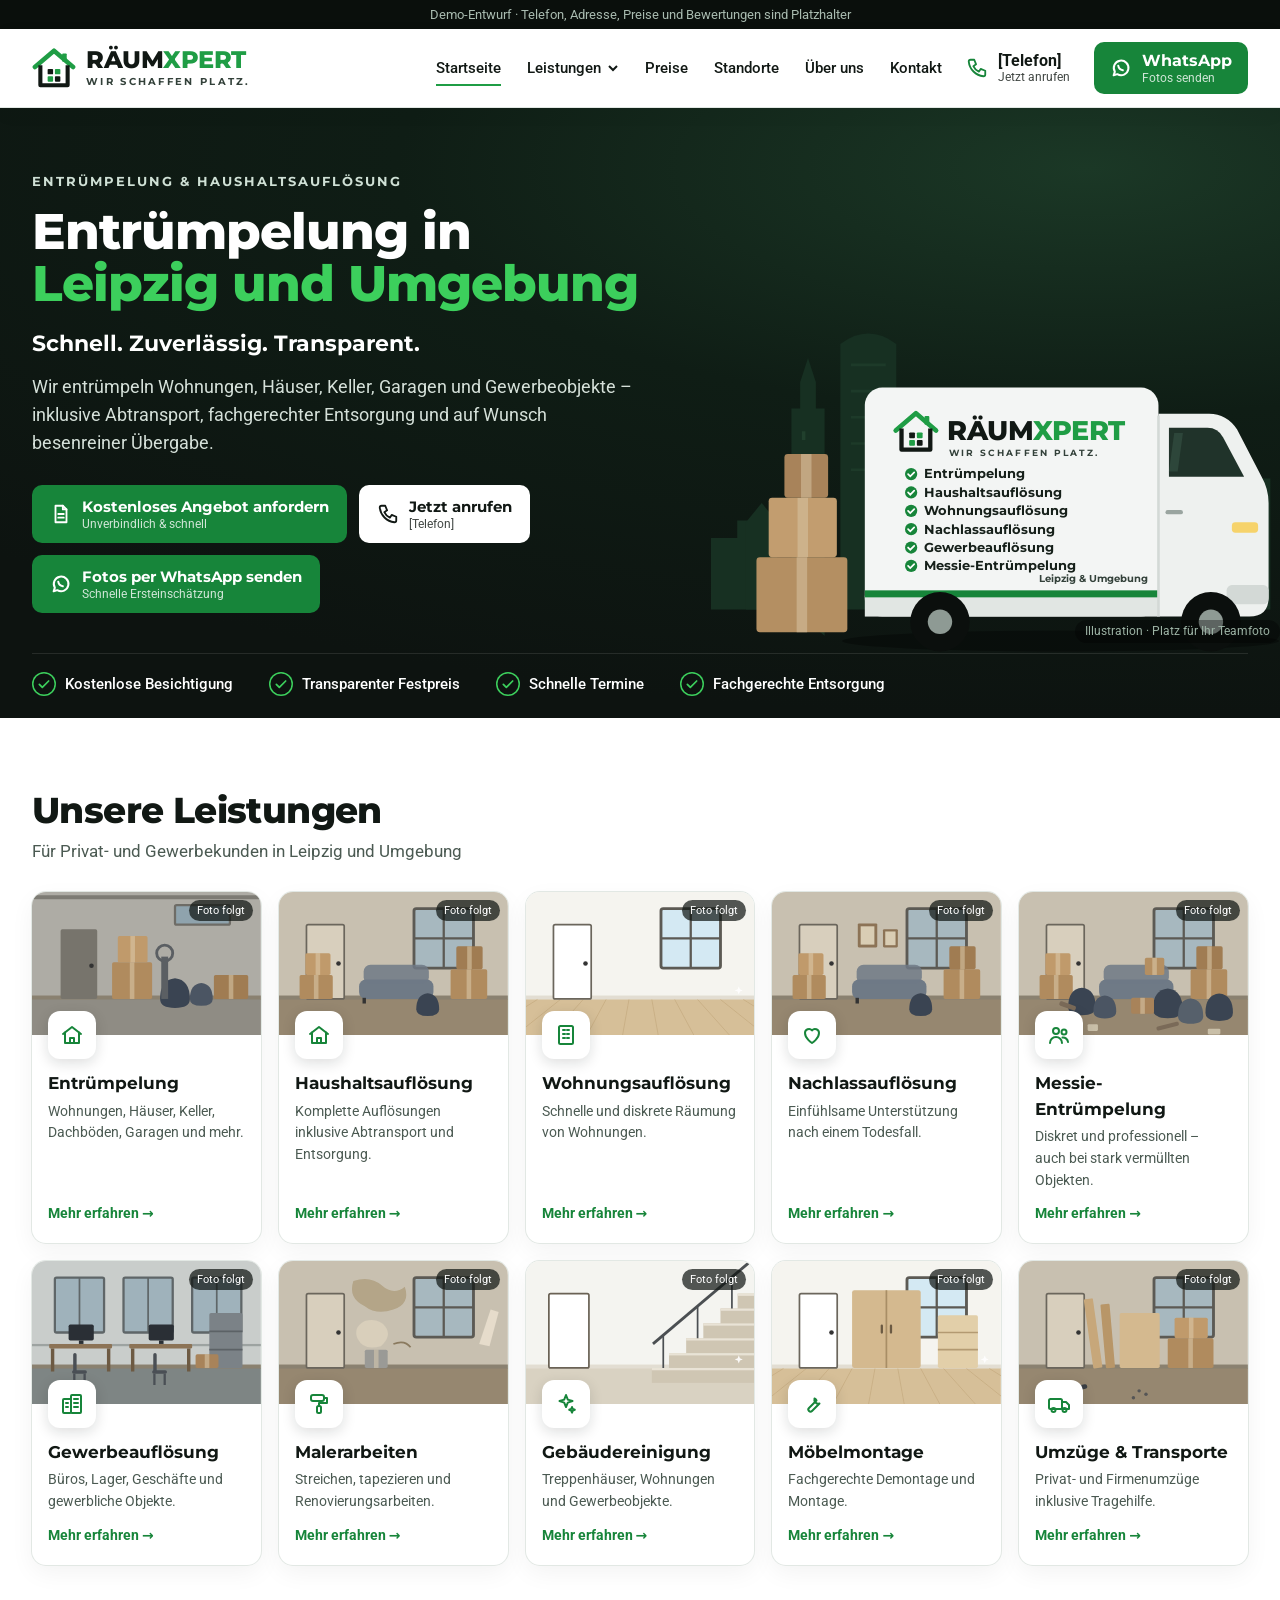
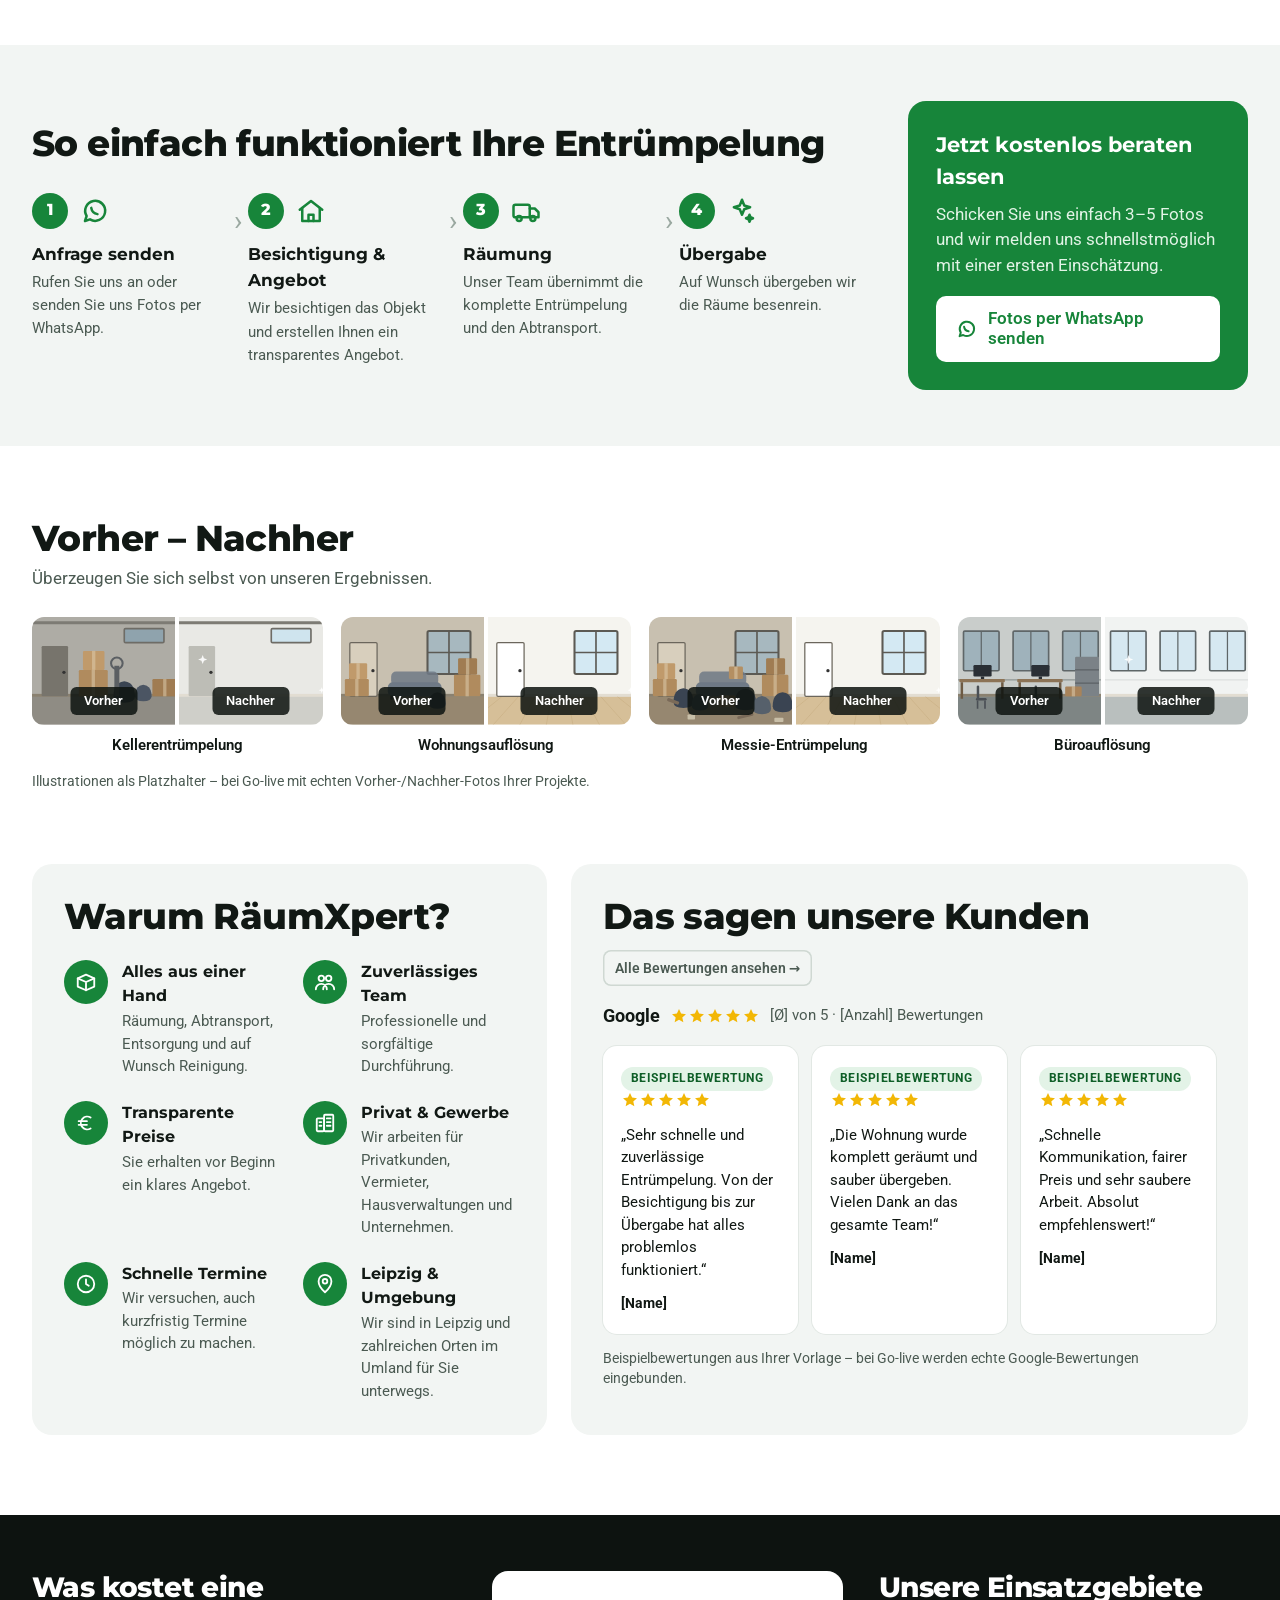
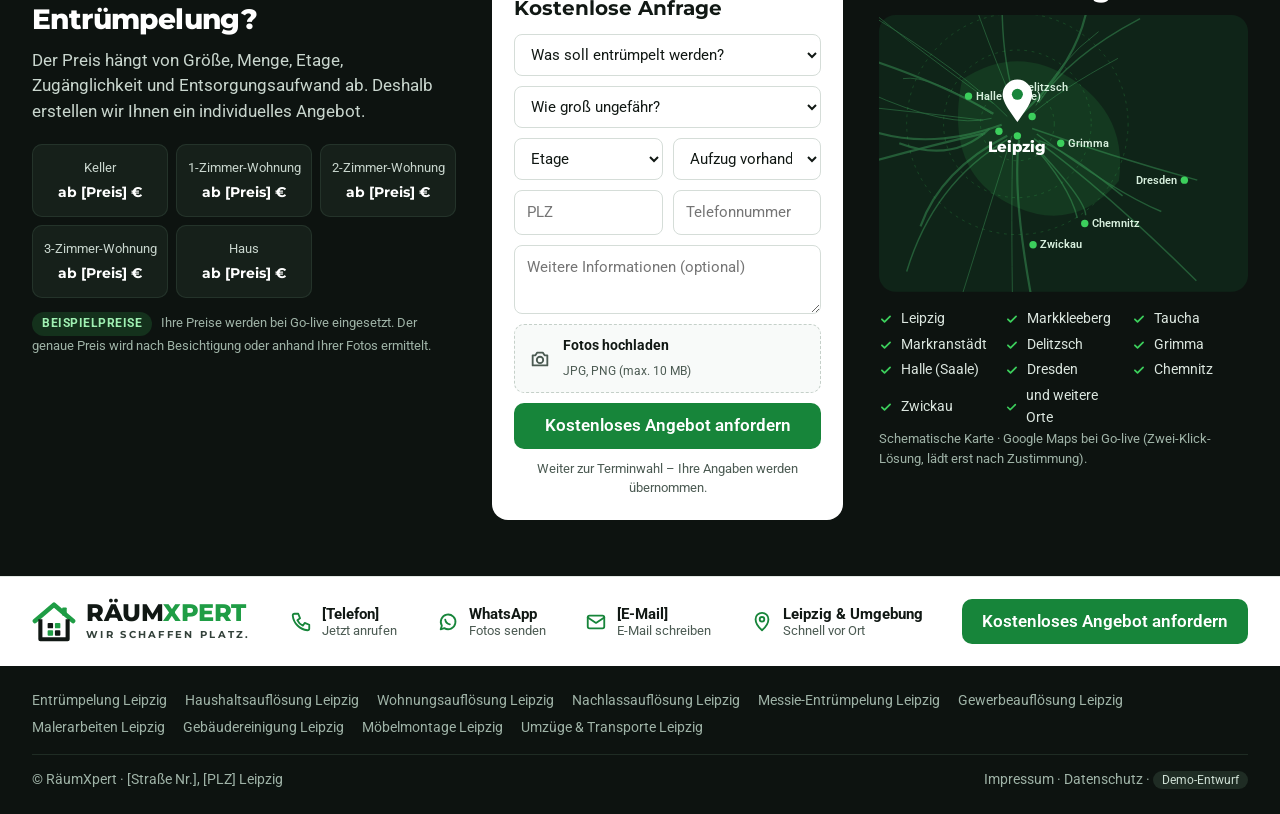
<file: index.html>
<!doctype html>
<html lang="de"><head><meta charset="utf-8"><meta name="viewport" content="width=device-width, initial-scale=1">
<title>Entrümpelung Leipzig &amp; Umgebung – kostenlose Besichtigung | RäumXpert</title><meta name="description" content="RäumXpert: Entrümpelung, Haushaltsauflösung und Wohnungsauflösung in Leipzig und Umgebung – mit Abtransport, fachgerechter Entsorgung und besenreiner Übergabe. Kostenlose Anfrage."><meta name="robots" content="noindex, nofollow">
<link rel="canonical" href="https://entruempelung-leipzig.vercel.app/"><meta property="og:title" content="Entrümpelung Leipzig &amp; Umgebung – kostenlose Besichtigung | RäumXpert"><meta property="og:description" content="RäumXpert: Entrümpelung, Haushaltsauflösung und Wohnungsauflösung in Leipzig und Umgebung – mit Abtransport, fachgerechter Entsorgung und besenreiner Übergabe. Kostenlose Anfrage."><meta property="og:locale" content="de_DE"><meta property="og:type" content="website">
<meta name="theme-color" content="#0d1310"><link rel="icon" href="/favicon.svg" type="image/svg+xml">
<link rel="preload" href="/fonts/montserrat-600-800-latin.woff2" as="font" type="font/woff2" crossorigin><link rel="stylesheet" href="/styles.css">
<script type="application/ld+json">{"@context": "https://schema.org", "@type": "LocalBusiness", "name": "RäumXpert", "slogan": "Wir schaffen Platz.", "areaServed": "Leipzig und Umgebung", "address": {"@type": "PostalAddress", "addressLocality": "Leipzig", "addressCountry": "DE"}, "url": "https://entruempelung-leipzig.vercel.app/"}</script>
</head><body>
<div class="demobar">Demo-Entwurf · Telefon, Adresse, Preise und Bewertungen sind Platzhalter</div>
<header class="hdr"><div class="wrap nav"><a class="logo" href="/" aria-label="RäumXpert – Startseite"><svg width="44" height="40" viewBox="0 0 48 44" aria-hidden="true"><path d="M3 21L24 3l21 18" fill="none" stroke="#1f9d45" stroke-width="5" stroke-linecap="round" stroke-linejoin="round"/><rect x="33" y="6" width="5" height="9" rx="1" fill="#1f9d45"/><path d="M9 19v22h30V19" fill="none" stroke="#111814" stroke-width="4.5" stroke-linejoin="round"/><g><rect x="17" y="23" width="6" height="6" rx="1" fill="#111814"/><rect x="25" y="23" width="6" height="6" rx="1" fill="#1f9d45"/><rect x="17" y="31" width="6" height="6" rx="1" fill="#1f9d45"/><rect x="25" y="31" width="6" height="6" rx="1" fill="#111814"/></g></svg><span><b>RÄUM<em>XPERT</em></b><small>WIR SCHAFFEN PLATZ.</small></span></a>
<nav class="mainnav" aria-label="Hauptnavigation"><a href="/" aria-current=page>Startseite</a>
<div class="dd"><button type="button" aria-haspopup="true">Leistungen <svg width="12" height="12" viewBox="0 0 12 12" aria-hidden="true"><path d="M2 4l4 4 4-4" stroke="currentColor" stroke-width="2" fill="none"/></svg></button><div class="ddm"><a href="/entruempelung-leipzig"><svg width="20" height="20" viewBox="0 0 24 24" fill="none" stroke="#17853a" stroke-width="2" stroke-linecap="round" stroke-linejoin="round" aria-hidden="true"><path d="M3 11l9-7 9 7"/><path d="M5 9.5V20h14V9.5"/><path d="M10 20v-5h4v5"/></svg><span>Entrümpelung</span></a><a href="/haushaltsaufloesung-leipzig"><svg width="20" height="20" viewBox="0 0 24 24" fill="none" stroke="#17853a" stroke-width="2" stroke-linecap="round" stroke-linejoin="round" aria-hidden="true"><path d="M3 11l9-7 9 7"/><path d="M5 9.5V20h14V9.5"/><path d="M10 20v-5h4v5"/></svg><span>Haushaltsauflösung</span></a><a href="/wohnungsaufloesung-leipzig"><svg width="20" height="20" viewBox="0 0 24 24" fill="none" stroke="#17853a" stroke-width="2" stroke-linecap="round" stroke-linejoin="round" aria-hidden="true"><rect x="5" y="3" width="14" height="18" rx="1.5"/><path d="M9 7h2M13 7h2M9 11h2M13 11h2M9 15h2M13 15h2"/></svg><span>Wohnungsauflösung</span></a><a href="/nachlassaufloesung-leipzig"><svg width="20" height="20" viewBox="0 0 24 24" fill="none" stroke="#17853a" stroke-width="2" stroke-linecap="round" stroke-linejoin="round" aria-hidden="true"><path d="M12 20s-7-4.4-7-10a4 4 0 0 1 7-2.6A4 4 0 0 1 19 10c0 5.6-7 10-7 10z"/></svg><span>Nachlassauflösung</span></a><a href="/messie-entruempelung-leipzig"><svg width="20" height="20" viewBox="0 0 24 24" fill="none" stroke="#17853a" stroke-width="2" stroke-linecap="round" stroke-linejoin="round" aria-hidden="true"><circle cx="9" cy="8" r="3"/><path d="M3 20a6 6 0 0 1 12 0"/><circle cx="17" cy="9" r="2.5"/><path d="M15.5 14.5A5 5 0 0 1 21 19"/></svg><span>Messie-Entrümpelung</span></a><a href="/gewerbeaufloesung-leipzig"><svg width="20" height="20" viewBox="0 0 24 24" fill="none" stroke="#17853a" stroke-width="2" stroke-linecap="round" stroke-linejoin="round" aria-hidden="true"><rect x="3" y="7" width="8" height="14" rx="1"/><rect x="11" y="3" width="10" height="18" rx="1"/><path d="M14 7h4M14 11h4M14 15h4M6 11h2M6 15h2"/></svg><span>Gewerbeauflösung</span></a><a href="/malerarbeiten-leipzig"><svg width="20" height="20" viewBox="0 0 24 24" fill="none" stroke="#17853a" stroke-width="2" stroke-linecap="round" stroke-linejoin="round" aria-hidden="true"><rect x="4" y="3" width="13" height="6" rx="2"/><path d="M17 6h3v5h-8v3"/><rect x="10" y="14" width="4" height="7" rx="1.5"/></svg><span>Malerarbeiten</span></a><a href="/gebaeudereinigung-leipzig"><svg width="20" height="20" viewBox="0 0 24 24" fill="none" stroke="#17853a" stroke-width="2" stroke-linecap="round" stroke-linejoin="round" aria-hidden="true"><path d="M12 3l1.8 4.6L18.5 9l-4.7 1.6L12 15l-1.8-4.4L5.5 9l4.7-1.4z"/><path d="M18 15l.8 2 2 .8-2 .8-.8 2-.8-2-2-.8 2-.8z"/></svg><span>Gebäudereinigung</span></a><a href="/moebelmontage-leipzig"><svg width="20" height="20" viewBox="0 0 24 24" fill="none" stroke="#17853a" stroke-width="2" stroke-linecap="round" stroke-linejoin="round" aria-hidden="true"><path d="M14.5 6.5a4 4 0 0 0 5 5L12 19a2.1 2.1 0 0 1-3-3l7.5-7.5a4 4 0 0 0-2-2z"/></svg><span>Möbelmontage</span></a><a href="/umzuege-transporte-leipzig"><svg width="20" height="20" viewBox="0 0 24 24" fill="none" stroke="#17853a" stroke-width="2" stroke-linecap="round" stroke-linejoin="round" aria-hidden="true"><rect x="2" y="7" width="13" height="10" rx="1.5"/><path d="M15 10h4l3 3v4h-7"/><circle cx="6.5" cy="18" r="2"/><circle cx="17.5" cy="18" r="2"/></svg><span>Umzüge &amp; Transporte</span></a></div></div>
<a href="/#preise">Preise</a><a href="/#einsatzgebiet">Standorte</a><a href="/#warum">Über uns</a><a href="/#kontakt">Kontakt</a></nav>
<a class="hphone" href="tel:"><svg width="22" height="22" viewBox="0 0 24 24" fill="none" stroke="#17853a" stroke-width="2" stroke-linecap="round" stroke-linejoin="round" aria-hidden="true"><path d="M5 3h4l2 5-3 2a12 12 0 0 0 6 6l2-3 5 2v4a2 2 0 0 1-2 2A18 18 0 0 1 3 5a2 2 0 0 1 2-2z"/></svg><span><b>[Telefon]</b><small>Jetzt anrufen</small></span></a>
<a class="btn wa hwa" href="https://wa.me/" aria-label="WhatsApp – Fotos senden"><svg width="22" height="22" viewBox="0 0 24 24" fill="none" stroke="#fff" stroke-width="2.2" stroke-linecap="round" stroke-linejoin="round" aria-hidden="true"><path d="M4 20l1.3-4A8 8 0 1 1 8 18.7z"/><path d="M9 9.5c.4 2.6 2.4 4.6 5 5"/></svg><span><b>WhatsApp</b><small>Fotos senden</small></span></a>
<details class="mnav"><summary aria-label="Menü"><span></span><span></span><span></span></summary><div class="mpanel"><a href="/">Startseite</a><p>Leistungen</p><a href="/entruempelung-leipzig">Entrümpelung</a><a href="/haushaltsaufloesung-leipzig">Haushaltsauflösung</a><a href="/wohnungsaufloesung-leipzig">Wohnungsauflösung</a><a href="/nachlassaufloesung-leipzig">Nachlassauflösung</a><a href="/messie-entruempelung-leipzig">Messie-Entrümpelung</a><a href="/gewerbeaufloesung-leipzig">Gewerbeauflösung</a><a href="/malerarbeiten-leipzig">Malerarbeiten</a><a href="/gebaeudereinigung-leipzig">Gebäudereinigung</a><a href="/moebelmontage-leipzig">Möbelmontage</a><a href="/umzuege-transporte-leipzig">Umzüge &amp; Transporte</a><a href="/#preise">Preise</a><a href="/#kontakt">Kontakt</a><a class="btn" href="/kostenlose-anfrage">Kostenlose Anfrage</a></div></details>
</div></header><main><section class="hero home"><div class="wrap hgrid"><div class="htxt">
<p class="eyebrow">Entrümpelung &amp; Haushaltsauflösung</p>
<h1>Entrümpelung in <span>Leipzig und Umgebung</span></h1>
<p class="claim">Schnell. Zuverlässig. Transparent.</p>
<p class="lead">Wir entrümpeln Wohnungen, Häuser, Keller, Garagen und Gewerbeobjekte – inklusive Abtransport, fachgerechter Entsorgung und auf Wunsch besenreiner Übergabe.</p>
<div class="hbtns"><a class="btn big" href="/kostenlose-anfrage"><svg width="22" height="22" viewBox="0 0 24 24" fill="none" stroke="#fff" stroke-width="2" stroke-linecap="round" stroke-linejoin="round" aria-hidden="true"><path d="M6 3h8l4 4v14H6z"/><path d="M14 3v4h4M9 12h6M9 16h6"/></svg><span><b>Kostenloses Angebot anfordern</b><small>Unverbindlich &amp; schnell</small></span></a>
<a class="btn big wht" href="tel:"><svg width="22" height="22" viewBox="0 0 24 24" fill="none" stroke="#111814" stroke-width="2" stroke-linecap="round" stroke-linejoin="round" aria-hidden="true"><path d="M5 3h4l2 5-3 2a12 12 0 0 0 6 6l2-3 5 2v4a2 2 0 0 1-2 2A18 18 0 0 1 3 5a2 2 0 0 1 2-2z"/></svg><span><b>Jetzt anrufen</b><small>[Telefon]</small></span></a>
<a class="btn big" href="https://wa.me/"><svg width="22" height="22" viewBox="0 0 24 24" fill="none" stroke="#fff" stroke-width="2.2" stroke-linecap="round" stroke-linejoin="round" aria-hidden="true"><path d="M4 20l1.3-4A8 8 0 1 1 8 18.7z"/><path d="M9 9.5c.4 2.6 2.4 4.6 5 5"/></svg><span><b>Fotos per WhatsApp senden</b><small>Schnelle Ersteinschätzung</small></span></a></div></div><div class="hart"><svg class="heroart" viewBox="0 0 660 450" preserveAspectRatio="xMidYMax meet" aria-hidden="true"><g fill="#173022">
<path d="M0 400V318h30v-20h26v102z"/><path d="M40 400V300l18-22 18 22v100z"/>
<path d="M92 400V170h10v-30l9-28 9 28v30h10v260z"/><rect x="104" y="196" width="4" height="10" fill="#21402d"/>
<path d="M148 400V96q32-24 64 0v304z"/><path d="M160 120h40M160 150h40M160 180h40M160 210h40M160 240h40" stroke="#1d3a29" stroke-width="3"/>
<path d="M226 400V240h12l9-70 9 70h12v160z"/><path d="M276 400V286h44v114z"/><path d="M330 400V250h28v-16h20v166z"/>
<path d="M392 400V214l20-30 20 30v186z"/><path d="M446 400V270h36v130z"/><path d="M490 400V230h14l8-46 8 46h14v170z"/>
<path d="M546 400V292h40v108z"/><path d="M596 400V250h44v150z"/></g><g><rect x="52" y="340" width="104" height="86" rx="4" fill="#b48f62"/><rect x="98.0" y="340" width="12" height="86" fill="#d8c4a2" opacity=".55"/><rect x="66" y="272" width="78" height="68" rx="4" fill="#c29d6f"/><rect x="99.0" y="272" width="12" height="68" fill="#d8c4a2" opacity=".55"/><rect x="84" y="222" width="50" height="50" rx="4" fill="#a8835a"/><rect x="103.0" y="222" width="12" height="50" fill="#d8c4a2" opacity=".55"/></g><g>
<ellipse cx="400" cy="436" rx="250" ry="12" fill="#000" opacity=".35"/>
<rect x="176" y="146" width="336" height="262" rx="20" fill="#f3f5f4"/>
<rect x="176" y="384" width="336" height="24" fill="#e1e6e3"/><rect x="176" y="378" width="336" height="8" fill="#17853a"/>
<path d="M512 176h58q20 0 32 18l28 54q8 14 8 30v108q0 22-22 22H512z" fill="#eef1ef"/>
<path d="M524 192h44q12 0 18 11l24 45h-86z" fill="#20332a"/><path d="M530 198l10 0-6 44h-10z" fill="#2d463a"/>
<rect x="596" y="300" width="30" height="12" rx="4" fill="#f6d36b"/><rect x="590" y="372" width="48" height="22" rx="6" fill="#d3d9d6"/>
<rect x="520" y="286" width="20" height="5" rx="2.5" fill="#9aa5a0"/><path d="M512 178v230" stroke="#d3d9d6" stroke-width="3"/>
<g transform="translate(208 172) scale(1.15)"><svg x="0" y="0" width="46" height="42" viewBox="0 0 48 44" aria-hidden="true"><path d="M3 21L24 3l21 18" fill="none" stroke="#1f9d45" stroke-width="5" stroke-linecap="round" stroke-linejoin="round"/><rect x="33" y="6" width="5" height="9" rx="1" fill="#1f9d45"/><path d="M9 19v22h30V19" fill="none" stroke="#111814" stroke-width="4.5" stroke-linejoin="round"/><g><rect x="17" y="23" width="6" height="6" rx="1" fill="#111814"/><rect x="25" y="23" width="6" height="6" rx="1" fill="#1f9d45"/><rect x="17" y="31" width="6" height="6" rx="1" fill="#1f9d45"/><rect x="25" y="31" width="6" height="6" rx="1" fill="#111814"/></g></svg></g>
<text x="270" y="206" font-family="Montserrat,sans-serif" font-weight="800" font-size="31" fill="#111814" letter-spacing="-.5">RÄUM<tspan fill="#1f9d45">XPERT</tspan></text>
<text x="272" y="224" font-family="Montserrat,sans-serif" font-weight="700" font-size="10.5" fill="#33413a" letter-spacing="2.4">WIR SCHAFFEN PLATZ.</text>
<g transform="translate(222 250)"><circle r="7" cx="7" cy="-5" fill="#17853a"/><path d="M3.5 -5l2.5 2.5 4.5-4.5" stroke="#fff" stroke-width="2" fill="none" stroke-linecap="round"/><text x="22" y="0" font-size="14.5" font-weight="700" fill="#16201a" font-family="Montserrat,sans-serif">Entrümpelung</text></g><g transform="translate(222 271)"><circle r="7" cx="7" cy="-5" fill="#17853a"/><path d="M3.5 -5l2.5 2.5 4.5-4.5" stroke="#fff" stroke-width="2" fill="none" stroke-linecap="round"/><text x="22" y="0" font-size="14.5" font-weight="700" fill="#16201a" font-family="Montserrat,sans-serif">Haushaltsauflösung</text></g><g transform="translate(222 292)"><circle r="7" cx="7" cy="-5" fill="#17853a"/><path d="M3.5 -5l2.5 2.5 4.5-4.5" stroke="#fff" stroke-width="2" fill="none" stroke-linecap="round"/><text x="22" y="0" font-size="14.5" font-weight="700" fill="#16201a" font-family="Montserrat,sans-serif">Wohnungsauflösung</text></g><g transform="translate(222 313)"><circle r="7" cx="7" cy="-5" fill="#17853a"/><path d="M3.5 -5l2.5 2.5 4.5-4.5" stroke="#fff" stroke-width="2" fill="none" stroke-linecap="round"/><text x="22" y="0" font-size="14.5" font-weight="700" fill="#16201a" font-family="Montserrat,sans-serif">Nachlassauflösung</text></g><g transform="translate(222 334)"><circle r="7" cx="7" cy="-5" fill="#17853a"/><path d="M3.5 -5l2.5 2.5 4.5-4.5" stroke="#fff" stroke-width="2" fill="none" stroke-linecap="round"/><text x="22" y="0" font-size="14.5" font-weight="700" fill="#16201a" font-family="Montserrat,sans-serif">Gewerbeauflösung</text></g><g transform="translate(222 355)"><circle r="7" cx="7" cy="-5" fill="#17853a"/><path d="M3.5 -5l2.5 2.5 4.5-4.5" stroke="#fff" stroke-width="2" fill="none" stroke-linecap="round"/><text x="22" y="0" font-size="14.5" font-weight="700" fill="#16201a" font-family="Montserrat,sans-serif">Messie-Entrümpelung</text></g>
<text x="500" y="368" text-anchor="end" font-family="Montserrat,sans-serif" font-weight="700" font-size="11" fill="#33413a">Leipzig &amp; Umgebung</text>
<g><circle cx="262" cy="414" r="34" fill="#0b0f0d"/><circle cx="262" cy="414" r="14" fill="#8e9a94"/><circle cx="572" cy="414" r="34" fill="#0b0f0d"/><circle cx="572" cy="414" r="14" fill="#8e9a94"/></g>
</g></svg><span class="illtag">Illustration · Platz für Ihr Teamfoto</span></div></div>
<div class="wrap"><ul class="badges"><li><i><svg width="16" height="16" viewBox="0 0 24 24" fill="none" stroke="#3ccf5c" stroke-width="2.6" stroke-linecap="round" stroke-linejoin="round" aria-hidden="true"><path d="M5 12.5l4.5 4.5L19 7.5"/></svg></i>Kostenlose Besichtigung</li><li><i><svg width="16" height="16" viewBox="0 0 24 24" fill="none" stroke="#3ccf5c" stroke-width="2.6" stroke-linecap="round" stroke-linejoin="round" aria-hidden="true"><path d="M5 12.5l4.5 4.5L19 7.5"/></svg></i>Transparenter Festpreis</li><li><i><svg width="16" height="16" viewBox="0 0 24 24" fill="none" stroke="#3ccf5c" stroke-width="2.6" stroke-linecap="round" stroke-linejoin="round" aria-hidden="true"><path d="M5 12.5l4.5 4.5L19 7.5"/></svg></i>Schnelle Termine</li><li><i><svg width="16" height="16" viewBox="0 0 24 24" fill="none" stroke="#3ccf5c" stroke-width="2.6" stroke-linecap="round" stroke-linejoin="round" aria-hidden="true"><path d="M5 12.5l4.5 4.5L19 7.5"/></svg></i>Fachgerechte Entsorgung</li></ul></div></section>
<section class="wrap sec" id="leistungen"><h2>Unsere Leistungen</h2><p class="sub">Für Privat- und Gewerbekunden in Leipzig und Umgebung</p><div class="sgrid"><a class="stile" href="/entruempelung-leipzig"><div class="ph"><svg viewBox="0 0 400 260" preserveAspectRatio="xMidYMid slice" aria-hidden="true"><rect width="400" height="260" fill="#aeaca5"/><polygon points="0,192 400,192 400,260 0,260" fill="#8f8c84"/><rect y="186" width="400" height="7" fill="#8a8170"/><rect x="250" y="28" width="96" height="34" rx="3" fill="#8fa3ad" stroke="#6e6c66" stroke-width="4"/><path d="M0 14h400" stroke="#7d7b74" stroke-width="7"/><rect x="50" y="70" width="64" height="122" rx="3" fill="#77746c"/><circle cx="104" cy="134" r="4" fill="#333"/><rect x="140" y="128" width="70" height="64" rx="3" fill="#b08b5e"/><rect x="171.0" y="128" width="8" height="64" fill="#e2d2b4" opacity=".5"/><rect x="150" y="82" width="52" height="46" rx="3" fill="#c09a6b"/><rect x="172.0" y="82" width="8" height="46" fill="#e2d2b4" opacity=".5"/><path d="M224 192 q0 -33.800000000000004 26 -36.4 q26 2.6 26 36.4 q0 15.6 -26 15.6 q-26 0 -26 -15.6z" fill="#3a4452"/><path d="M276 192 q0 -26.0 20 -28.0 q20 2.0 20 28.0 q0 12.0 -20 12.0 q-20 0 -20 -12.0z" fill="#4b5563"/><rect x="318" y="150" width="60" height="42" rx="3" fill="#a07c52"/><rect x="344.0" y="150" width="8" height="42" fill="#e2d2b4" opacity=".5"/><rect x="226" y="118" width="12" height="74" fill="#5b5f63"/><circle cx="232" cy="112" r="14" fill="none" stroke="#5b5f63" stroke-width="5"/></svg><span class="phtag">Foto folgt</span></div><span class="sico"><svg width="24" height="24" viewBox="0 0 24 24" fill="none" stroke="#17853a" stroke-width="2" stroke-linecap="round" stroke-linejoin="round" aria-hidden="true"><path d="M3 11l9-7 9 7"/><path d="M5 9.5V20h14V9.5"/><path d="M10 20v-5h4v5"/></svg></span><h3>Entrümpelung</h3><p>Wohnungen, Häuser, Keller, Dachböden, Garagen und mehr.</p><span class="more">Mehr erfahren <span class="arr">→</span></span></a><a class="stile" href="/haushaltsaufloesung-leipzig"><div class="ph"><svg viewBox="0 0 400 260" preserveAspectRatio="xMidYMid slice" aria-hidden="true"><rect width="400" height="260" fill="#c8c0b0"/><polygon points="0,192 400,192 400,260 0,260" fill="#968770"/><rect y="186" width="400" height="7" fill="#8a8170"/><rect x="236" y="34" width="104" height="104" rx="4" fill="#a7b8bf" stroke="#5c5a54" stroke-width="5"/><path d="M288 34v104M236 86h104" stroke="#5c5a54" stroke-width="4"/><rect x="48" y="62" width="66" height="130" rx="3" fill="#d8cfbd" stroke="#6b665c" stroke-width="3"/><circle cx="104" cy="130" r="4" fill="#333"/><rect x="140" y="158" width="130" height="34" rx="12" fill="#6f7a86"/><rect x="148" y="132" width="114" height="34" rx="12" fill="#6f7a86" opacity=".85"/><rect x="146" y="190" width="6" height="10" fill="#333"/><rect x="258" y="190" width="6" height="10" fill="#333"/><rect x="36" y="150" width="58" height="42" rx="3" fill="#b08b5e"/><rect x="61.0" y="150" width="8" height="42" fill="#e2d2b4" opacity=".5"/><rect x="46" y="112" width="44" height="38" rx="3" fill="#c09a6b"/><rect x="64.0" y="112" width="8" height="38" fill="#e2d2b4" opacity=".5"/><rect x="300" y="140" width="64" height="52" rx="3" fill="#b08b5e"/><rect x="328.0" y="140" width="8" height="52" fill="#e2d2b4" opacity=".5"/><rect x="310" y="100" width="46" height="40" rx="3" fill="#a07c52"/><rect x="329.0" y="100" width="8" height="40" fill="#e2d2b4" opacity=".5"/><path d="M240 210 q0 -26.0 20 -28.0 q20 2.0 20 28.0 q0 12.0 -20 12.0 q-20 0 -20 -12.0z" fill="#3a4452"/></svg><span class="phtag">Foto folgt</span></div><span class="sico"><svg width="24" height="24" viewBox="0 0 24 24" fill="none" stroke="#17853a" stroke-width="2" stroke-linecap="round" stroke-linejoin="round" aria-hidden="true"><path d="M3 11l9-7 9 7"/><path d="M5 9.5V20h14V9.5"/><path d="M10 20v-5h4v5"/></svg></span><h3>Haushalts&shy;auflösung</h3><p>Komplette Auflösungen inklusive Abtransport und Entsorgung.</p><span class="more">Mehr erfahren <span class="arr">→</span></span></a><a class="stile" href="/wohnungsaufloesung-leipzig"><div class="ph"><svg viewBox="0 0 400 260" preserveAspectRatio="xMidYMid slice" aria-hidden="true"><rect width="400" height="260" fill="#f5f4ef"/><polygon points="0,192 400,192 400,260 0,260" fill="#d6bf98"/><rect y="186" width="400" height="7" fill="#e2ddd2"/><path d="M20 193 L-88.0 260" stroke="#c7ad82" stroke-width="1.4"/><path d="M60 193 L-24.0 260" stroke="#c7ad82" stroke-width="1.4"/><path d="M100 193 L40.0 260" stroke="#c7ad82" stroke-width="1.4"/><path d="M140 193 L104.0 260" stroke="#c7ad82" stroke-width="1.4"/><path d="M180 193 L168.0 260" stroke="#c7ad82" stroke-width="1.4"/><path d="M220 193 L232.0 260" stroke="#c7ad82" stroke-width="1.4"/><path d="M260 193 L296.0 260" stroke="#c7ad82" stroke-width="1.4"/><path d="M300 193 L360.0 260" stroke="#c7ad82" stroke-width="1.4"/><path d="M340 193 L424.0 260" stroke="#c7ad82" stroke-width="1.4"/><path d="M380 193 L488.0 260" stroke="#c7ad82" stroke-width="1.4"/><rect x="236" y="34" width="104" height="104" rx="4" fill="#d4e9f3" stroke="#5c5a54" stroke-width="5"/><path d="M288 34v104M236 86h104" stroke="#5c5a54" stroke-width="4"/><rect x="48" y="62" width="66" height="130" rx="3" fill="#ffffff" stroke="#6b665c" stroke-width="3"/><circle cx="104" cy="130" r="4" fill="#333"/><g fill="#ffffff" opacity=".9"><path d="M84 92l3 8 8 3-8 3-3 8-3-8-8-3 8-3z"/><path d="M372 170l2 5 5 2-5 2-2 5-2-5-5-2 5-2z"/></g></svg><span class="phtag">Foto folgt</span></div><span class="sico"><svg width="24" height="24" viewBox="0 0 24 24" fill="none" stroke="#17853a" stroke-width="2" stroke-linecap="round" stroke-linejoin="round" aria-hidden="true"><rect x="5" y="3" width="14" height="18" rx="1.5"/><path d="M9 7h2M13 7h2M9 11h2M13 11h2M9 15h2M13 15h2"/></svg></span><h3>Wohnungs&shy;auflösung</h3><p>Schnelle und diskrete Räumung von Wohnungen.</p><span class="more">Mehr erfahren <span class="arr">→</span></span></a><a class="stile" href="/nachlassaufloesung-leipzig"><div class="ph"><svg viewBox="0 0 400 260" preserveAspectRatio="xMidYMid slice" aria-hidden="true"><rect width="400" height="260" fill="#c8c0b0"/><polygon points="0,192 400,192 400,260 0,260" fill="#968770"/><rect y="186" width="400" height="7" fill="#8a8170"/><rect x="236" y="34" width="104" height="104" rx="4" fill="#a7b8bf" stroke="#5c5a54" stroke-width="5"/><path d="M288 34v104M236 86h104" stroke="#5c5a54" stroke-width="4"/><rect x="48" y="62" width="66" height="130" rx="3" fill="#d8cfbd" stroke="#6b665c" stroke-width="3"/><circle cx="104" cy="130" r="4" fill="#333"/><rect x="140" y="158" width="130" height="34" rx="12" fill="#6f7a86"/><rect x="148" y="132" width="114" height="34" rx="12" fill="#6f7a86" opacity=".85"/><rect x="146" y="190" width="6" height="10" fill="#333"/><rect x="258" y="190" width="6" height="10" fill="#333"/><rect x="36" y="150" width="58" height="42" rx="3" fill="#b08b5e"/><rect x="61.0" y="150" width="8" height="42" fill="#e2d2b4" opacity=".5"/><rect x="46" y="112" width="44" height="38" rx="3" fill="#c09a6b"/><rect x="64.0" y="112" width="8" height="38" fill="#e2d2b4" opacity=".5"/><rect x="300" y="140" width="64" height="52" rx="3" fill="#b08b5e"/><rect x="328.0" y="140" width="8" height="52" fill="#e2d2b4" opacity=".5"/><rect x="310" y="100" width="46" height="40" rx="3" fill="#a07c52"/><rect x="329.0" y="100" width="8" height="40" fill="#e2d2b4" opacity=".5"/><rect x="150" y="60" width="34" height="42" rx="2" fill="#8c7356"/><rect x="155" y="65" width="24" height="32" fill="#d9cdb4"/><rect x="194" y="70" width="26" height="32" rx="2" fill="#8c7356"/><rect x="198" y="74" width="18" height="24" fill="#d9cdb4"/><path d="M240 210 q0 -26.0 20 -28.0 q20 2.0 20 28.0 q0 12.0 -20 12.0 q-20 0 -20 -12.0z" fill="#3a4452"/></svg><span class="phtag">Foto folgt</span></div><span class="sico"><svg width="24" height="24" viewBox="0 0 24 24" fill="none" stroke="#17853a" stroke-width="2" stroke-linecap="round" stroke-linejoin="round" aria-hidden="true"><path d="M12 20s-7-4.4-7-10a4 4 0 0 1 7-2.6A4 4 0 0 1 19 10c0 5.6-7 10-7 10z"/></svg></span><h3>Nachlass&shy;auflösung</h3><p>Einfühlsame Unterstützung nach einem Todesfall.</p><span class="more">Mehr erfahren <span class="arr">→</span></span></a><a class="stile" href="/messie-entruempelung-leipzig"><div class="ph"><svg viewBox="0 0 400 260" preserveAspectRatio="xMidYMid slice" aria-hidden="true"><rect width="400" height="260" fill="#c8c0b0"/><polygon points="0,192 400,192 400,260 0,260" fill="#968770"/><rect y="186" width="400" height="7" fill="#8a8170"/><rect x="236" y="34" width="104" height="104" rx="4" fill="#a7b8bf" stroke="#5c5a54" stroke-width="5"/><path d="M288 34v104M236 86h104" stroke="#5c5a54" stroke-width="4"/><rect x="48" y="62" width="66" height="130" rx="3" fill="#d8cfbd" stroke="#6b665c" stroke-width="3"/><circle cx="104" cy="130" r="4" fill="#333"/><rect x="140" y="158" width="130" height="34" rx="12" fill="#6f7a86"/><rect x="148" y="132" width="114" height="34" rx="12" fill="#6f7a86" opacity=".85"/><rect x="146" y="190" width="6" height="10" fill="#333"/><rect x="258" y="190" width="6" height="10" fill="#333"/><rect x="36" y="150" width="58" height="42" rx="3" fill="#b08b5e"/><rect x="61.0" y="150" width="8" height="42" fill="#e2d2b4" opacity=".5"/><rect x="46" y="112" width="44" height="38" rx="3" fill="#c09a6b"/><rect x="64.0" y="112" width="8" height="38" fill="#e2d2b4" opacity=".5"/><rect x="300" y="140" width="64" height="52" rx="3" fill="#b08b5e"/><rect x="328.0" y="140" width="8" height="52" fill="#e2d2b4" opacity=".5"/><rect x="310" y="100" width="46" height="40" rx="3" fill="#a07c52"/><rect x="329.0" y="100" width="8" height="40" fill="#e2d2b4" opacity=".5"/><path d="M86 206 q0 -31.200000000000003 24 -33.599999999999994 q24 2.4000000000000004 24 33.599999999999994 q0 14.399999999999999 -24 14.399999999999999 q-24 0 -24 -14.399999999999999z" fill="#3a4452"/><path d="M130 214 q0 -26.0 20 -28.0 q20 2.0 20 28.0 q0 12.0 -20 12.0 q-20 0 -20 -12.0z" fill="#4b5563"/><path d="M234 210 q0 -33.800000000000004 26 -36.4 q26 2.6 26 36.4 q0 15.6 -26 15.6 q-26 0 -26 -15.6z" fill="#3a4452"/><path d="M278 222 q0 -28.6 22 -30.799999999999997 q22 2.2 22 30.799999999999997 q0 13.2 -22 13.2 q-22 0 -22 -13.2z" fill="#56606b"/><path d="M326 216 q0 -31.200000000000003 24 -33.599999999999994 q24 2.4000000000000004 24 33.599999999999994 q0 14.399999999999999 -24 14.399999999999999 q-24 0 -24 -14.399999999999999z" fill="#3a4452"/><rect x="196" y="190" width="40" height="28" rx="3" fill="#a8835a"/><rect x="212.0" y="190" width="8" height="28" fill="#e2d2b4" opacity=".5"/><rect x="220" y="120" width="34" height="30" rx="3" fill="#b48f62"/><rect x="233.0" y="120" width="8" height="30" fill="#e2d2b4" opacity=".5"/><g fill="#7a6a58"><rect x="70" y="200" width="30" height="8" rx="3" transform="rotate(20 85 204)"/><rect x="240" y="236" width="40" height="7" rx="3" transform="rotate(-14 260 240)"/></g><g fill="#c9bfa8"><rect x="120" y="236" width="18" height="12" rx="2"/><rect x="330" y="244" width="22" height="10" rx="2"/></g></svg><span class="phtag">Foto folgt</span></div><span class="sico"><svg width="24" height="24" viewBox="0 0 24 24" fill="none" stroke="#17853a" stroke-width="2" stroke-linecap="round" stroke-linejoin="round" aria-hidden="true"><circle cx="9" cy="8" r="3"/><path d="M3 20a6 6 0 0 1 12 0"/><circle cx="17" cy="9" r="2.5"/><path d="M15.5 14.5A5 5 0 0 1 21 19"/></svg></span><h3>Messie-Entrümpelung</h3><p>Diskret und professionell – auch bei stark vermüllten Objekten.</p><span class="more">Mehr erfahren <span class="arr">→</span></span></a><a class="stile" href="/gewerbeaufloesung-leipzig"><div class="ph"><svg viewBox="0 0 400 260" preserveAspectRatio="xMidYMid slice" aria-hidden="true"><rect width="400" height="260" fill="#c9cdcb"/><polygon points="0,192 400,192 400,260 0,260" fill="#7e8584"/><rect y="186" width="400" height="7" fill="#8a8170"/><rect x="40" y="34" width="86" height="96" rx="3" fill="#9fb2bb" stroke="#5f6668" stroke-width="4"/><path d="M83 34v96" stroke="#5f6668" stroke-width="3"/><rect x="160" y="34" width="86" height="96" rx="3" fill="#9fb2bb" stroke="#5f6668" stroke-width="4"/><path d="M203 34v96" stroke="#5f6668" stroke-width="3"/><rect x="280" y="34" width="86" height="96" rx="3" fill="#9fb2bb" stroke="#5f6668" stroke-width="4"/><path d="M323 34v96" stroke="#5f6668" stroke-width="3"/><rect y="150" width="400" height="4" fill="#9da3a1"/><rect x="30" y="150" width="110" height="8" rx="2" fill="#8c7356"/><path d="M36 158v40M134 158v40" stroke="#6d5a43" stroke-width="6"/><rect x="64" y="116" width="44" height="28" rx="3" fill="#2a2f35"/><rect x="82" y="144" width="8" height="6" fill="#2a2f35"/><rect x="170" y="150" width="110" height="8" rx="2" fill="#8c7356"/><path d="M176 158v40M274 158v40" stroke="#6d5a43" stroke-width="6"/><rect x="204" y="116" width="44" height="28" rx="3" fill="#2a2f35"/><rect x="222" y="144" width="8" height="6" fill="#2a2f35"/><rect x="70" y="196" width="26" height="6" rx="3" fill="#4a4f55"/><rect x="72" y="166" width="6" height="34" rx="3" fill="#4a4f55"/><path d="M74 202v20M92 202v20" stroke="#4a4f55" stroke-width="4"/><rect x="210" y="196" width="26" height="6" rx="3" fill="#4a4f55"/><rect x="212" y="166" width="6" height="34" rx="3" fill="#4a4f55"/><path d="M214 202v20M232 202v20" stroke="#4a4f55" stroke-width="4"/><rect x="310" y="96" width="58" height="96" rx="3" fill="#7b8287"/><path d="M310 128h58M310 160h58" stroke="#5c6266" stroke-width="3"/><rect x="286" y="168" width="40" height="24" rx="3" fill="#a8835a"/><rect x="302.0" y="168" width="8" height="24" fill="#e2d2b4" opacity=".5"/></svg><span class="phtag">Foto folgt</span></div><span class="sico"><svg width="24" height="24" viewBox="0 0 24 24" fill="none" stroke="#17853a" stroke-width="2" stroke-linecap="round" stroke-linejoin="round" aria-hidden="true"><rect x="3" y="7" width="8" height="14" rx="1"/><rect x="11" y="3" width="10" height="18" rx="1"/><path d="M14 7h4M14 11h4M14 15h4M6 11h2M6 15h2"/></svg></span><h3>Gewerbe&shy;auflösung</h3><p>Büros, Lager, Geschäfte und gewerbliche Objekte.</p><span class="more">Mehr erfahren <span class="arr">→</span></span></a><a class="stile" href="/malerarbeiten-leipzig"><div class="ph"><svg viewBox="0 0 400 260" preserveAspectRatio="xMidYMid slice" aria-hidden="true"><rect width="400" height="260" fill="#c8c0b0"/><polygon points="0,192 400,192 400,260 0,260" fill="#968770"/><rect y="186" width="400" height="7" fill="#8a8170"/><rect x="236" y="34" width="104" height="104" rx="4" fill="#a7b8bf" stroke="#5c5a54" stroke-width="5"/><path d="M288 34v104M236 86h104" stroke="#5c5a54" stroke-width="4"/><rect x="48" y="62" width="66" height="130" rx="3" fill="#d8cfbd" stroke="#6b665c" stroke-width="3"/><circle cx="104" cy="130" r="4" fill="#333"/><path d="M130 40q30-10 50 8t40 2q10 30-20 40t-50-6q-30-14-20-44z" fill="#b4a588"/><path d="M150 110q24-6 36 10t-8 34q-30 8-40-12t12-32z" fill="#d9cfbb"/><path d="M350 150l20-60 14 4-16 60z" fill="#e6dccb"/><path d="M200 150q20-8 30 6" stroke="#8a7a5f" stroke-width="3" fill="none"/><rect x="150" y="160" width="40" height="32" rx="3" fill="#9a9a96"/><rect x="166.0" y="160" width="8" height="32" fill="#e2d2b4" opacity=".5"/></svg><span class="phtag">Foto folgt</span></div><span class="sico"><svg width="24" height="24" viewBox="0 0 24 24" fill="none" stroke="#17853a" stroke-width="2" stroke-linecap="round" stroke-linejoin="round" aria-hidden="true"><rect x="4" y="3" width="13" height="6" rx="2"/><path d="M17 6h3v5h-8v3"/><rect x="10" y="14" width="4" height="7" rx="1.5"/></svg></span><h3>Malerarbeiten</h3><p>Streichen, tapezieren und Renovierungsarbeiten.</p><span class="more">Mehr erfahren <span class="arr">→</span></span></a><a class="stile" href="/gebaeudereinigung-leipzig"><div class="ph"><svg viewBox="0 0 400 260" preserveAspectRatio="xMidYMid slice" aria-hidden="true"><rect width="400" height="260" fill="#f4f4f0"/><polygon points="0,192 400,192 400,260 0,260" fill="#d9d2c2"/><rect y="186" width="400" height="7" fill="#e2ddd2"/><rect x="220" y="192" width="180" height="26" fill="#cfc6b3"/><rect x="220" y="192" width="180" height="4" fill="#e9e3d6"/><rect x="250" y="166" width="150" height="26" fill="#cfc6b3"/><rect x="250" y="166" width="150" height="4" fill="#e9e3d6"/><rect x="280" y="140" width="120" height="26" fill="#cfc6b3"/><rect x="280" y="140" width="120" height="4" fill="#e9e3d6"/><rect x="310" y="114" width="90" height="26" fill="#cfc6b3"/><rect x="310" y="114" width="90" height="4" fill="#e9e3d6"/><rect x="340" y="88" width="60" height="26" fill="#cfc6b3"/><rect x="340" y="88" width="60" height="4" fill="#e9e3d6"/><rect x="370" y="62" width="30" height="26" fill="#cfc6b3"/><rect x="370" y="62" width="30" height="4" fill="#e9e3d6"/><path d="M222 150 L392 6" stroke="#4b4f52" stroke-width="5"/><path d="M240 192v-56M300 140v-56M360 88v-56" stroke="#4b4f52" stroke-width="3"/><rect x="40" y="62" width="70" height="130" rx="3" fill="#ffffff" stroke="#6a6255" stroke-width="3"/><g fill="#ffffff" opacity=".9"><path d="M84 92l3 8 8 3-8 3-3 8-3-8-8-3 8-3z"/><path d="M372 170l2 5 5 2-5 2-2 5-2-5-5-2 5-2z"/></g></svg><span class="phtag">Foto folgt</span></div><span class="sico"><svg width="24" height="24" viewBox="0 0 24 24" fill="none" stroke="#17853a" stroke-width="2" stroke-linecap="round" stroke-linejoin="round" aria-hidden="true"><path d="M12 3l1.8 4.6L18.5 9l-4.7 1.6L12 15l-1.8-4.4L5.5 9l4.7-1.4z"/><path d="M18 15l.8 2 2 .8-2 .8-.8 2-.8-2-2-.8 2-.8z"/></svg></span><h3>Gebäude&shy;reinigung</h3><p>Treppenhäuser, Wohnungen und Gewerbeobjekte.</p><span class="more">Mehr erfahren <span class="arr">→</span></span></a><a class="stile" href="/moebelmontage-leipzig"><div class="ph"><svg viewBox="0 0 400 260" preserveAspectRatio="xMidYMid slice" aria-hidden="true"><rect width="400" height="260" fill="#f5f4ef"/><polygon points="0,192 400,192 400,260 0,260" fill="#d6bf98"/><rect y="186" width="400" height="7" fill="#e2ddd2"/><path d="M20 193 L-88.0 260" stroke="#c7ad82" stroke-width="1.4"/><path d="M60 193 L-24.0 260" stroke="#c7ad82" stroke-width="1.4"/><path d="M100 193 L40.0 260" stroke="#c7ad82" stroke-width="1.4"/><path d="M140 193 L104.0 260" stroke="#c7ad82" stroke-width="1.4"/><path d="M180 193 L168.0 260" stroke="#c7ad82" stroke-width="1.4"/><path d="M220 193 L232.0 260" stroke="#c7ad82" stroke-width="1.4"/><path d="M260 193 L296.0 260" stroke="#c7ad82" stroke-width="1.4"/><path d="M300 193 L360.0 260" stroke="#c7ad82" stroke-width="1.4"/><path d="M340 193 L424.0 260" stroke="#c7ad82" stroke-width="1.4"/><path d="M380 193 L488.0 260" stroke="#c7ad82" stroke-width="1.4"/><rect x="236" y="34" width="104" height="104" rx="4" fill="#d4e9f3" stroke="#5c5a54" stroke-width="5"/><path d="M288 34v104M236 86h104" stroke="#5c5a54" stroke-width="4"/><rect x="48" y="62" width="66" height="130" rx="3" fill="#ffffff" stroke="#6b665c" stroke-width="3"/><circle cx="104" cy="130" r="4" fill="#333"/><rect x="140" y="56" width="120" height="136" rx="4" fill="#d4b98f"/><path d="M200 56v136" stroke="#a88e66" stroke-width="3"/><rect x="190" y="116" width="4" height="16" rx="2" fill="#6b5a43"/><rect x="206" y="116" width="4" height="16" rx="2" fill="#6b5a43"/><rect x="290" y="100" width="70" height="92" rx="3" fill="#e2cfa9"/><path d="M290 130h70M290 160h70" stroke="#b39a72" stroke-width="3"/><g fill="#ffffff" opacity=".9"><path d="M84 92l3 8 8 3-8 3-3 8-3-8-8-3 8-3z"/><path d="M372 170l2 5 5 2-5 2-2 5-2-5-5-2 5-2z"/></g></svg><span class="phtag">Foto folgt</span></div><span class="sico"><svg width="24" height="24" viewBox="0 0 24 24" fill="none" stroke="#17853a" stroke-width="2" stroke-linecap="round" stroke-linejoin="round" aria-hidden="true"><path d="M14.5 6.5a4 4 0 0 0 5 5L12 19a2.1 2.1 0 0 1-3-3l7.5-7.5a4 4 0 0 0-2-2z"/></svg></span><h3>Möbel&shy;montage</h3><p>Fachgerechte Demontage und Montage.</p><span class="more">Mehr erfahren <span class="arr">→</span></span></a><a class="stile" href="/umzuege-transporte-leipzig"><div class="ph"><svg viewBox="0 0 400 260" preserveAspectRatio="xMidYMid slice" aria-hidden="true"><rect width="400" height="260" fill="#c8c0b0"/><polygon points="0,192 400,192 400,260 0,260" fill="#968770"/><rect y="186" width="400" height="7" fill="#8a8170"/><rect x="236" y="34" width="104" height="104" rx="4" fill="#a7b8bf" stroke="#5c5a54" stroke-width="5"/><path d="M288 34v104M236 86h104" stroke="#5c5a54" stroke-width="4"/><rect x="48" y="62" width="66" height="130" rx="3" fill="#d8cfbd" stroke="#6b665c" stroke-width="3"/><circle cx="104" cy="130" r="4" fill="#333"/><g><rect x="130" y="70" width="16" height="122" rx="2" fill="#c7a77a" transform="rotate(-8 138 192)"/><rect x="152" y="80" width="16" height="112" rx="2" fill="#b89668" transform="rotate(-5 160 192)"/><rect x="176" y="96" width="70" height="96" rx="3" fill="#d4b98f"/></g><rect x="260" y="140" width="80" height="52" rx="3" fill="#b08b5e"/><rect x="296.0" y="140" width="8" height="52" fill="#e2d2b4" opacity=".5"/><rect x="272" y="104" width="58" height="36" rx="3" fill="#c09a6b"/><rect x="297.0" y="104" width="8" height="36" fill="#e2d2b4" opacity=".5"/><g fill="#555"><circle cx="210" cy="232" r="3"/><circle cx="222" cy="238" r="3"/><circle cx="200" cy="244" r="3"/></g><rect x="60" y="226" width="60" height="8" rx="4" fill="#3b3f44" transform="rotate(-12 90 230)"/></svg><span class="phtag">Foto folgt</span></div><span class="sico"><svg width="24" height="24" viewBox="0 0 24 24" fill="none" stroke="#17853a" stroke-width="2" stroke-linecap="round" stroke-linejoin="round" aria-hidden="true"><rect x="2" y="7" width="13" height="10" rx="1.5"/><path d="M15 10h4l3 3v4h-7"/><circle cx="6.5" cy="18" r="2"/><circle cx="17.5" cy="18" r="2"/></svg></span><h3>Umzüge &amp; Transporte</h3><p>Privat- und Firmenumzüge inklusive Tragehilfe.</p><span class="more">Mehr erfahren <span class="arr">→</span></span></a></div></section><section class="howband" id="ablauf"><div class="wrap howgrid"><div><h2>So einfach funktioniert Ihre Entrümpelung</h2><ol class="steps"><li><div class="sh"><span class="n">1</span><svg width="30" height="30" viewBox="0 0 24 24" fill="none" stroke="#17853a" stroke-width="2" stroke-linecap="round" stroke-linejoin="round" aria-hidden="true"><path d="M4 20l1.3-4A8 8 0 1 1 8 18.7z"/><path d="M9 9.5c.4 2.6 2.4 4.6 5 5"/></svg></div><h3>Anfrage senden</h3><p>Rufen Sie uns an oder senden Sie uns Fotos per WhatsApp.</p></li><li><div class="sh"><span class="n">2</span><svg width="30" height="30" viewBox="0 0 24 24" fill="none" stroke="#17853a" stroke-width="2" stroke-linecap="round" stroke-linejoin="round" aria-hidden="true"><path d="M3 11l9-7 9 7"/><path d="M5 9.5V20h14V9.5"/><path d="M10 20v-5h4v5"/></svg></div><h3>Besichtigung &amp; Angebot</h3><p>Wir besichtigen das Objekt und erstellen Ihnen ein transparentes Angebot.</p></li><li><div class="sh"><span class="n">3</span><svg width="30" height="30" viewBox="0 0 24 24" fill="none" stroke="#17853a" stroke-width="2" stroke-linecap="round" stroke-linejoin="round" aria-hidden="true"><rect x="2" y="7" width="13" height="10" rx="1.5"/><path d="M15 10h4l3 3v4h-7"/><circle cx="6.5" cy="18" r="2"/><circle cx="17.5" cy="18" r="2"/></svg></div><h3>Räumung</h3><p>Unser Team übernimmt die komplette Entrümpelung und den Abtransport.</p></li><li><div class="sh"><span class="n">4</span><svg width="30" height="30" viewBox="0 0 24 24" fill="none" stroke="#17853a" stroke-width="2" stroke-linecap="round" stroke-linejoin="round" aria-hidden="true"><path d="M12 3l1.8 4.6L18.5 9l-4.7 1.6L12 15l-1.8-4.4L5.5 9l4.7-1.4z"/><path d="M18 15l.8 2 2 .8-2 .8-.8 2-.8-2-2-.8 2-.8z"/></svg></div><h3>Übergabe</h3><p>Auf Wunsch übergeben wir die Räume besenrein.</p></li></ol></div>
<aside class="gcard"><h3>Jetzt kostenlos beraten lassen</h3><p>Schicken Sie uns einfach 3–5 Fotos und wir melden uns schnellstmöglich mit einer ersten Einschätzung.</p><a class="btn wht" href="https://wa.me/"><svg width="22" height="22" viewBox="0 0 24 24" fill="none" stroke="#17853a" stroke-width="2.2" stroke-linecap="round" stroke-linejoin="round" aria-hidden="true"><path d="M4 20l1.3-4A8 8 0 1 1 8 18.7z"/><path d="M9 9.5c.4 2.6 2.4 4.6 5 5"/></svg> Fotos per WhatsApp senden</a></aside></div></section><section class="wrap sec" id="vorher-nachher"><h2>Vorher – Nachher</h2><p class="sub">Überzeugen Sie sich selbst von unseren Ergebnissen.</p><div class="pairs n4"><figure class="pair"><div class="pp"><div><svg viewBox="0 0 400 260" preserveAspectRatio="xMidYMid slice" aria-hidden="true"><rect width="400" height="260" fill="#aeaca5"/><polygon points="0,192 400,192 400,260 0,260" fill="#8f8c84"/><rect y="186" width="400" height="7" fill="#8a8170"/><rect x="250" y="28" width="96" height="34" rx="3" fill="#8fa3ad" stroke="#6e6c66" stroke-width="4"/><path d="M0 14h400" stroke="#7d7b74" stroke-width="7"/><rect x="50" y="70" width="64" height="122" rx="3" fill="#77746c"/><circle cx="104" cy="134" r="4" fill="#333"/><rect x="140" y="128" width="70" height="64" rx="3" fill="#b08b5e"/><rect x="171.0" y="128" width="8" height="64" fill="#e2d2b4" opacity=".5"/><rect x="150" y="82" width="52" height="46" rx="3" fill="#c09a6b"/><rect x="172.0" y="82" width="8" height="46" fill="#e2d2b4" opacity=".5"/><path d="M224 192 q0 -33.800000000000004 26 -36.4 q26 2.6 26 36.4 q0 15.6 -26 15.6 q-26 0 -26 -15.6z" fill="#3a4452"/><path d="M276 192 q0 -26.0 20 -28.0 q20 2.0 20 28.0 q0 12.0 -20 12.0 q-20 0 -20 -12.0z" fill="#4b5563"/><rect x="318" y="150" width="60" height="42" rx="3" fill="#a07c52"/><rect x="344.0" y="150" width="8" height="42" fill="#e2d2b4" opacity=".5"/><rect x="226" y="118" width="12" height="74" fill="#5b5f63"/><circle cx="232" cy="112" r="14" fill="none" stroke="#5b5f63" stroke-width="5"/></svg><span>Vorher</span></div><div><svg viewBox="0 0 400 260" preserveAspectRatio="xMidYMid slice" aria-hidden="true"><rect width="400" height="260" fill="#e9e9e5"/><polygon points="0,192 400,192 400,260 0,260" fill="#cfcfc9"/><rect y="186" width="400" height="7" fill="#e2ddd2"/><rect x="250" y="28" width="96" height="34" rx="3" fill="#cfe4ee" stroke="#6e6c66" stroke-width="4"/><path d="M0 14h400" stroke="#7d7b74" stroke-width="7"/><rect x="50" y="70" width="64" height="122" rx="3" fill="#bdbdb6"/><circle cx="104" cy="134" r="4" fill="#333"/><g fill="#ffffff" opacity=".9"><path d="M84 92l3 8 8 3-8 3-3 8-3-8-8-3 8-3z"/><path d="M372 170l2 5 5 2-5 2-2 5-2-5-5-2 5-2z"/></g></svg><span>Nachher</span></div></div><figcaption>Kellerentrümpelung</figcaption></figure><figure class="pair"><div class="pp"><div><svg viewBox="0 0 400 260" preserveAspectRatio="xMidYMid slice" aria-hidden="true"><rect width="400" height="260" fill="#c8c0b0"/><polygon points="0,192 400,192 400,260 0,260" fill="#968770"/><rect y="186" width="400" height="7" fill="#8a8170"/><rect x="236" y="34" width="104" height="104" rx="4" fill="#a7b8bf" stroke="#5c5a54" stroke-width="5"/><path d="M288 34v104M236 86h104" stroke="#5c5a54" stroke-width="4"/><rect x="48" y="62" width="66" height="130" rx="3" fill="#d8cfbd" stroke="#6b665c" stroke-width="3"/><circle cx="104" cy="130" r="4" fill="#333"/><rect x="140" y="158" width="130" height="34" rx="12" fill="#6f7a86"/><rect x="148" y="132" width="114" height="34" rx="12" fill="#6f7a86" opacity=".85"/><rect x="146" y="190" width="6" height="10" fill="#333"/><rect x="258" y="190" width="6" height="10" fill="#333"/><rect x="36" y="150" width="58" height="42" rx="3" fill="#b08b5e"/><rect x="61.0" y="150" width="8" height="42" fill="#e2d2b4" opacity=".5"/><rect x="46" y="112" width="44" height="38" rx="3" fill="#c09a6b"/><rect x="64.0" y="112" width="8" height="38" fill="#e2d2b4" opacity=".5"/><rect x="300" y="140" width="64" height="52" rx="3" fill="#b08b5e"/><rect x="328.0" y="140" width="8" height="52" fill="#e2d2b4" opacity=".5"/><rect x="310" y="100" width="46" height="40" rx="3" fill="#a07c52"/><rect x="329.0" y="100" width="8" height="40" fill="#e2d2b4" opacity=".5"/><path d="M240 210 q0 -26.0 20 -28.0 q20 2.0 20 28.0 q0 12.0 -20 12.0 q-20 0 -20 -12.0z" fill="#3a4452"/></svg><span>Vorher</span></div><div><svg viewBox="0 0 400 260" preserveAspectRatio="xMidYMid slice" aria-hidden="true"><rect width="400" height="260" fill="#f5f4ef"/><polygon points="0,192 400,192 400,260 0,260" fill="#d6bf98"/><rect y="186" width="400" height="7" fill="#e2ddd2"/><path d="M20 193 L-88.0 260" stroke="#c7ad82" stroke-width="1.4"/><path d="M60 193 L-24.0 260" stroke="#c7ad82" stroke-width="1.4"/><path d="M100 193 L40.0 260" stroke="#c7ad82" stroke-width="1.4"/><path d="M140 193 L104.0 260" stroke="#c7ad82" stroke-width="1.4"/><path d="M180 193 L168.0 260" stroke="#c7ad82" stroke-width="1.4"/><path d="M220 193 L232.0 260" stroke="#c7ad82" stroke-width="1.4"/><path d="M260 193 L296.0 260" stroke="#c7ad82" stroke-width="1.4"/><path d="M300 193 L360.0 260" stroke="#c7ad82" stroke-width="1.4"/><path d="M340 193 L424.0 260" stroke="#c7ad82" stroke-width="1.4"/><path d="M380 193 L488.0 260" stroke="#c7ad82" stroke-width="1.4"/><rect x="236" y="34" width="104" height="104" rx="4" fill="#d4e9f3" stroke="#5c5a54" stroke-width="5"/><path d="M288 34v104M236 86h104" stroke="#5c5a54" stroke-width="4"/><rect x="48" y="62" width="66" height="130" rx="3" fill="#ffffff" stroke="#6b665c" stroke-width="3"/><circle cx="104" cy="130" r="4" fill="#333"/><g fill="#ffffff" opacity=".9"><path d="M84 92l3 8 8 3-8 3-3 8-3-8-8-3 8-3z"/><path d="M372 170l2 5 5 2-5 2-2 5-2-5-5-2 5-2z"/></g></svg><span>Nachher</span></div></div><figcaption>Wohnungsauflösung</figcaption></figure><figure class="pair"><div class="pp"><div><svg viewBox="0 0 400 260" preserveAspectRatio="xMidYMid slice" aria-hidden="true"><rect width="400" height="260" fill="#c8c0b0"/><polygon points="0,192 400,192 400,260 0,260" fill="#968770"/><rect y="186" width="400" height="7" fill="#8a8170"/><rect x="236" y="34" width="104" height="104" rx="4" fill="#a7b8bf" stroke="#5c5a54" stroke-width="5"/><path d="M288 34v104M236 86h104" stroke="#5c5a54" stroke-width="4"/><rect x="48" y="62" width="66" height="130" rx="3" fill="#d8cfbd" stroke="#6b665c" stroke-width="3"/><circle cx="104" cy="130" r="4" fill="#333"/><rect x="140" y="158" width="130" height="34" rx="12" fill="#6f7a86"/><rect x="148" y="132" width="114" height="34" rx="12" fill="#6f7a86" opacity=".85"/><rect x="146" y="190" width="6" height="10" fill="#333"/><rect x="258" y="190" width="6" height="10" fill="#333"/><rect x="36" y="150" width="58" height="42" rx="3" fill="#b08b5e"/><rect x="61.0" y="150" width="8" height="42" fill="#e2d2b4" opacity=".5"/><rect x="46" y="112" width="44" height="38" rx="3" fill="#c09a6b"/><rect x="64.0" y="112" width="8" height="38" fill="#e2d2b4" opacity=".5"/><rect x="300" y="140" width="64" height="52" rx="3" fill="#b08b5e"/><rect x="328.0" y="140" width="8" height="52" fill="#e2d2b4" opacity=".5"/><rect x="310" y="100" width="46" height="40" rx="3" fill="#a07c52"/><rect x="329.0" y="100" width="8" height="40" fill="#e2d2b4" opacity=".5"/><path d="M86 206 q0 -31.200000000000003 24 -33.599999999999994 q24 2.4000000000000004 24 33.599999999999994 q0 14.399999999999999 -24 14.399999999999999 q-24 0 -24 -14.399999999999999z" fill="#3a4452"/><path d="M130 214 q0 -26.0 20 -28.0 q20 2.0 20 28.0 q0 12.0 -20 12.0 q-20 0 -20 -12.0z" fill="#4b5563"/><path d="M234 210 q0 -33.800000000000004 26 -36.4 q26 2.6 26 36.4 q0 15.6 -26 15.6 q-26 0 -26 -15.6z" fill="#3a4452"/><path d="M278 222 q0 -28.6 22 -30.799999999999997 q22 2.2 22 30.799999999999997 q0 13.2 -22 13.2 q-22 0 -22 -13.2z" fill="#56606b"/><path d="M326 216 q0 -31.200000000000003 24 -33.599999999999994 q24 2.4000000000000004 24 33.599999999999994 q0 14.399999999999999 -24 14.399999999999999 q-24 0 -24 -14.399999999999999z" fill="#3a4452"/><rect x="196" y="190" width="40" height="28" rx="3" fill="#a8835a"/><rect x="212.0" y="190" width="8" height="28" fill="#e2d2b4" opacity=".5"/><rect x="220" y="120" width="34" height="30" rx="3" fill="#b48f62"/><rect x="233.0" y="120" width="8" height="30" fill="#e2d2b4" opacity=".5"/><g fill="#7a6a58"><rect x="70" y="200" width="30" height="8" rx="3" transform="rotate(20 85 204)"/><rect x="240" y="236" width="40" height="7" rx="3" transform="rotate(-14 260 240)"/></g><g fill="#c9bfa8"><rect x="120" y="236" width="18" height="12" rx="2"/><rect x="330" y="244" width="22" height="10" rx="2"/></g></svg><span>Vorher</span></div><div><svg viewBox="0 0 400 260" preserveAspectRatio="xMidYMid slice" aria-hidden="true"><rect width="400" height="260" fill="#f5f4ef"/><polygon points="0,192 400,192 400,260 0,260" fill="#d6bf98"/><rect y="186" width="400" height="7" fill="#e2ddd2"/><path d="M20 193 L-88.0 260" stroke="#c7ad82" stroke-width="1.4"/><path d="M60 193 L-24.0 260" stroke="#c7ad82" stroke-width="1.4"/><path d="M100 193 L40.0 260" stroke="#c7ad82" stroke-width="1.4"/><path d="M140 193 L104.0 260" stroke="#c7ad82" stroke-width="1.4"/><path d="M180 193 L168.0 260" stroke="#c7ad82" stroke-width="1.4"/><path d="M220 193 L232.0 260" stroke="#c7ad82" stroke-width="1.4"/><path d="M260 193 L296.0 260" stroke="#c7ad82" stroke-width="1.4"/><path d="M300 193 L360.0 260" stroke="#c7ad82" stroke-width="1.4"/><path d="M340 193 L424.0 260" stroke="#c7ad82" stroke-width="1.4"/><path d="M380 193 L488.0 260" stroke="#c7ad82" stroke-width="1.4"/><rect x="236" y="34" width="104" height="104" rx="4" fill="#d4e9f3" stroke="#5c5a54" stroke-width="5"/><path d="M288 34v104M236 86h104" stroke="#5c5a54" stroke-width="4"/><rect x="48" y="62" width="66" height="130" rx="3" fill="#ffffff" stroke="#6b665c" stroke-width="3"/><circle cx="104" cy="130" r="4" fill="#333"/><g fill="#ffffff" opacity=".9"><path d="M84 92l3 8 8 3-8 3-3 8-3-8-8-3 8-3z"/><path d="M372 170l2 5 5 2-5 2-2 5-2-5-5-2 5-2z"/></g></svg><span>Nachher</span></div></div><figcaption>Messie-Entrümpelung</figcaption></figure><figure class="pair"><div class="pp"><div><svg viewBox="0 0 400 260" preserveAspectRatio="xMidYMid slice" aria-hidden="true"><rect width="400" height="260" fill="#c9cdcb"/><polygon points="0,192 400,192 400,260 0,260" fill="#7e8584"/><rect y="186" width="400" height="7" fill="#8a8170"/><rect x="40" y="34" width="86" height="96" rx="3" fill="#9fb2bb" stroke="#5f6668" stroke-width="4"/><path d="M83 34v96" stroke="#5f6668" stroke-width="3"/><rect x="160" y="34" width="86" height="96" rx="3" fill="#9fb2bb" stroke="#5f6668" stroke-width="4"/><path d="M203 34v96" stroke="#5f6668" stroke-width="3"/><rect x="280" y="34" width="86" height="96" rx="3" fill="#9fb2bb" stroke="#5f6668" stroke-width="4"/><path d="M323 34v96" stroke="#5f6668" stroke-width="3"/><rect y="150" width="400" height="4" fill="#9da3a1"/><rect x="30" y="150" width="110" height="8" rx="2" fill="#8c7356"/><path d="M36 158v40M134 158v40" stroke="#6d5a43" stroke-width="6"/><rect x="64" y="116" width="44" height="28" rx="3" fill="#2a2f35"/><rect x="82" y="144" width="8" height="6" fill="#2a2f35"/><rect x="170" y="150" width="110" height="8" rx="2" fill="#8c7356"/><path d="M176 158v40M274 158v40" stroke="#6d5a43" stroke-width="6"/><rect x="204" y="116" width="44" height="28" rx="3" fill="#2a2f35"/><rect x="222" y="144" width="8" height="6" fill="#2a2f35"/><rect x="70" y="196" width="26" height="6" rx="3" fill="#4a4f55"/><rect x="72" y="166" width="6" height="34" rx="3" fill="#4a4f55"/><path d="M74 202v20M92 202v20" stroke="#4a4f55" stroke-width="4"/><rect x="210" y="196" width="26" height="6" rx="3" fill="#4a4f55"/><rect x="212" y="166" width="6" height="34" rx="3" fill="#4a4f55"/><path d="M214 202v20M232 202v20" stroke="#4a4f55" stroke-width="4"/><rect x="310" y="96" width="58" height="96" rx="3" fill="#7b8287"/><path d="M310 128h58M310 160h58" stroke="#5c6266" stroke-width="3"/><rect x="286" y="168" width="40" height="24" rx="3" fill="#a8835a"/><rect x="302.0" y="168" width="8" height="24" fill="#e2d2b4" opacity=".5"/></svg><span>Vorher</span></div><div><svg viewBox="0 0 400 260" preserveAspectRatio="xMidYMid slice" aria-hidden="true"><rect width="400" height="260" fill="#f1f3f2"/><polygon points="0,192 400,192 400,260 0,260" fill="#b9bfbe"/><rect y="186" width="400" height="7" fill="#e2ddd2"/><rect x="40" y="34" width="86" height="96" rx="3" fill="#d6e8f1" stroke="#5f6668" stroke-width="4"/><path d="M83 34v96" stroke="#5f6668" stroke-width="3"/><rect x="160" y="34" width="86" height="96" rx="3" fill="#d6e8f1" stroke="#5f6668" stroke-width="4"/><path d="M203 34v96" stroke="#5f6668" stroke-width="3"/><rect x="280" y="34" width="86" height="96" rx="3" fill="#d6e8f1" stroke="#5f6668" stroke-width="4"/><path d="M323 34v96" stroke="#5f6668" stroke-width="3"/><rect y="150" width="400" height="4" fill="#e1e4e3"/><g fill="#ffffff" opacity=".9"><path d="M84 92l3 8 8 3-8 3-3 8-3-8-8-3 8-3z"/><path d="M372 170l2 5 5 2-5 2-2 5-2-5-5-2 5-2z"/></g></svg><span>Nachher</span></div></div><figcaption>Büroauflösung</figcaption></figure></div><p class="note">Illustrationen als Platzhalter – bei Go-live mit echten Vorher-/Nachher-Fotos Ihrer Projekte.</p></section><section class="wrap sec wr" id="warum"><div class="whybox"><h2>Warum RäumXpert?</h2><ul class="why"><li><span class="wico"><svg width="22" height="22" viewBox="0 0 24 24" fill="none" stroke="#fff" stroke-width="2" stroke-linecap="round" stroke-linejoin="round" aria-hidden="true"><path d="M3 8l9-4 9 4v9l-9 4-9-4z"/><path d="M3 8l9 4 9-4M12 12v9"/></svg></span><div><h3>Alles aus einer Hand</h3><p>Räumung, Abtransport, Entsorgung und auf Wunsch Reinigung.</p></div></li><li><span class="wico"><svg width="22" height="22" viewBox="0 0 24 24" fill="none" stroke="#fff" stroke-width="2" stroke-linecap="round" stroke-linejoin="round" aria-hidden="true"><circle cx="8" cy="8" r="3"/><circle cx="16" cy="8" r="3"/><path d="M2 20a6 6 0 0 1 12 0M10 20a6 6 0 0 1 12 0"/></svg></span><div><h3>Zuverlässiges Team</h3><p>Professionelle und sorgfältige Durchführung.</p></div></li><li><span class="wico"><svg width="22" height="22" viewBox="0 0 24 24" fill="none" stroke="#fff" stroke-width="2" stroke-linecap="round" stroke-linejoin="round" aria-hidden="true"><path d="M17 6a7 7 0 1 0 0 12"/><path d="M4 10h9M4 14h9"/></svg></span><div><h3>Transparente Preise</h3><p>Sie erhalten vor Beginn ein klares Angebot.</p></div></li><li><span class="wico"><svg width="22" height="22" viewBox="0 0 24 24" fill="none" stroke="#fff" stroke-width="2" stroke-linecap="round" stroke-linejoin="round" aria-hidden="true"><rect x="3" y="7" width="8" height="14" rx="1"/><rect x="11" y="3" width="10" height="18" rx="1"/><path d="M14 7h4M14 11h4M14 15h4M6 11h2M6 15h2"/></svg></span><div><h3>Privat &amp; Gewerbe</h3><p>Wir arbeiten für Privatkunden, Vermieter, Hausverwaltungen und Unternehmen.</p></div></li><li><span class="wico"><svg width="22" height="22" viewBox="0 0 24 24" fill="none" stroke="#fff" stroke-width="2" stroke-linecap="round" stroke-linejoin="round" aria-hidden="true"><circle cx="12" cy="12" r="9"/><path d="M12 7v5l3 2"/></svg></span><div><h3>Schnelle Termine</h3><p>Wir versuchen, auch kurzfristig Termine möglich zu machen.</p></div></li><li><span class="wico"><svg width="22" height="22" viewBox="0 0 24 24" fill="none" stroke="#fff" stroke-width="2" stroke-linecap="round" stroke-linejoin="round" aria-hidden="true"><path d="M12 21s-7-6-7-12a7 7 0 0 1 14 0c0 6-7 12-7 12z"/><circle cx="12" cy="9" r="2.5"/></svg></span><div><h3>Leipzig &amp; Umgebung</h3><p>Wir sind in Leipzig und zahlreichen Orten im Umland für Sie unterwegs.</p></div></li></ul></div>
<div class="revbox" id="bewertungen"><div class="rhead"><h2>Das sagen unsere Kunden</h2><span class="rbtn" aria-disabled="true">Alle Bewertungen ansehen →</span></div>
<div class="gscore"><b>Google</b><span class="stars"><svg width="18" height="18" viewBox="0 0 24 24" aria-hidden="true"><path d="M12 2.8l2.8 6 6.5.7-4.9 4.4 1.4 6.4L12 17l-5.8 3.3 1.4-6.4-4.9-4.4 6.5-.7z" fill="#f2b705"/></svg><svg width="18" height="18" viewBox="0 0 24 24" aria-hidden="true"><path d="M12 2.8l2.8 6 6.5.7-4.9 4.4 1.4 6.4L12 17l-5.8 3.3 1.4-6.4-4.9-4.4 6.5-.7z" fill="#f2b705"/></svg><svg width="18" height="18" viewBox="0 0 24 24" aria-hidden="true"><path d="M12 2.8l2.8 6 6.5.7-4.9 4.4 1.4 6.4L12 17l-5.8 3.3 1.4-6.4-4.9-4.4 6.5-.7z" fill="#f2b705"/></svg><svg width="18" height="18" viewBox="0 0 24 24" aria-hidden="true"><path d="M12 2.8l2.8 6 6.5.7-4.9 4.4 1.4 6.4L12 17l-5.8 3.3 1.4-6.4-4.9-4.4 6.5-.7z" fill="#f2b705"/></svg><svg width="18" height="18" viewBox="0 0 24 24" aria-hidden="true"><path d="M12 2.8l2.8 6 6.5.7-4.9 4.4 1.4 6.4L12 17l-5.8 3.3 1.4-6.4-4.9-4.4 6.5-.7z" fill="#f2b705"/></svg></span><span>[Ø] von 5 · [Anzahl] Bewertungen</span></div><div class="revs"><blockquote class="rev"><span class="bsp">Beispielbewertung</span><div class="stars"><svg width="18" height="18" viewBox="0 0 24 24" aria-hidden="true"><path d="M12 2.8l2.8 6 6.5.7-4.9 4.4 1.4 6.4L12 17l-5.8 3.3 1.4-6.4-4.9-4.4 6.5-.7z" fill="#f2b705"/></svg><svg width="18" height="18" viewBox="0 0 24 24" aria-hidden="true"><path d="M12 2.8l2.8 6 6.5.7-4.9 4.4 1.4 6.4L12 17l-5.8 3.3 1.4-6.4-4.9-4.4 6.5-.7z" fill="#f2b705"/></svg><svg width="18" height="18" viewBox="0 0 24 24" aria-hidden="true"><path d="M12 2.8l2.8 6 6.5.7-4.9 4.4 1.4 6.4L12 17l-5.8 3.3 1.4-6.4-4.9-4.4 6.5-.7z" fill="#f2b705"/></svg><svg width="18" height="18" viewBox="0 0 24 24" aria-hidden="true"><path d="M12 2.8l2.8 6 6.5.7-4.9 4.4 1.4 6.4L12 17l-5.8 3.3 1.4-6.4-4.9-4.4 6.5-.7z" fill="#f2b705"/></svg><svg width="18" height="18" viewBox="0 0 24 24" aria-hidden="true"><path d="M12 2.8l2.8 6 6.5.7-4.9 4.4 1.4 6.4L12 17l-5.8 3.3 1.4-6.4-4.9-4.4 6.5-.7z" fill="#f2b705"/></svg></div><p>„Sehr schnelle und zuverlässige Entrümpelung. Von der Besichtigung bis zur Übergabe hat alles problemlos funktioniert.“</p><cite>[Name]</cite></blockquote><blockquote class="rev"><span class="bsp">Beispielbewertung</span><div class="stars"><svg width="18" height="18" viewBox="0 0 24 24" aria-hidden="true"><path d="M12 2.8l2.8 6 6.5.7-4.9 4.4 1.4 6.4L12 17l-5.8 3.3 1.4-6.4-4.9-4.4 6.5-.7z" fill="#f2b705"/></svg><svg width="18" height="18" viewBox="0 0 24 24" aria-hidden="true"><path d="M12 2.8l2.8 6 6.5.7-4.9 4.4 1.4 6.4L12 17l-5.8 3.3 1.4-6.4-4.9-4.4 6.5-.7z" fill="#f2b705"/></svg><svg width="18" height="18" viewBox="0 0 24 24" aria-hidden="true"><path d="M12 2.8l2.8 6 6.5.7-4.9 4.4 1.4 6.4L12 17l-5.8 3.3 1.4-6.4-4.9-4.4 6.5-.7z" fill="#f2b705"/></svg><svg width="18" height="18" viewBox="0 0 24 24" aria-hidden="true"><path d="M12 2.8l2.8 6 6.5.7-4.9 4.4 1.4 6.4L12 17l-5.8 3.3 1.4-6.4-4.9-4.4 6.5-.7z" fill="#f2b705"/></svg><svg width="18" height="18" viewBox="0 0 24 24" aria-hidden="true"><path d="M12 2.8l2.8 6 6.5.7-4.9 4.4 1.4 6.4L12 17l-5.8 3.3 1.4-6.4-4.9-4.4 6.5-.7z" fill="#f2b705"/></svg></div><p>„Die Wohnung wurde komplett geräumt und sauber übergeben. Vielen Dank an das gesamte Team!“</p><cite>[Name]</cite></blockquote><blockquote class="rev"><span class="bsp">Beispielbewertung</span><div class="stars"><svg width="18" height="18" viewBox="0 0 24 24" aria-hidden="true"><path d="M12 2.8l2.8 6 6.5.7-4.9 4.4 1.4 6.4L12 17l-5.8 3.3 1.4-6.4-4.9-4.4 6.5-.7z" fill="#f2b705"/></svg><svg width="18" height="18" viewBox="0 0 24 24" aria-hidden="true"><path d="M12 2.8l2.8 6 6.5.7-4.9 4.4 1.4 6.4L12 17l-5.8 3.3 1.4-6.4-4.9-4.4 6.5-.7z" fill="#f2b705"/></svg><svg width="18" height="18" viewBox="0 0 24 24" aria-hidden="true"><path d="M12 2.8l2.8 6 6.5.7-4.9 4.4 1.4 6.4L12 17l-5.8 3.3 1.4-6.4-4.9-4.4 6.5-.7z" fill="#f2b705"/></svg><svg width="18" height="18" viewBox="0 0 24 24" aria-hidden="true"><path d="M12 2.8l2.8 6 6.5.7-4.9 4.4 1.4 6.4L12 17l-5.8 3.3 1.4-6.4-4.9-4.4 6.5-.7z" fill="#f2b705"/></svg><svg width="18" height="18" viewBox="0 0 24 24" aria-hidden="true"><path d="M12 2.8l2.8 6 6.5.7-4.9 4.4 1.4 6.4L12 17l-5.8 3.3 1.4-6.4-4.9-4.4 6.5-.7z" fill="#f2b705"/></svg></div><p>„Schnelle Kommunikation, fairer Preis und sehr saubere Arbeit. Absolut empfehlenswert!“</p><cite>[Name]</cite></blockquote></div>
<p class="note">Beispielbewertungen aus Ihrer Vorlage – bei Go-live werden echte Google-Bewertungen eingebunden.</p></div></section><section class="cband" id="kontakt"><div class="wrap cgrid"><div id="preise"><h2>Was kostet eine Entrümpelung?</h2><p>Der Preis hängt von Größe, Menge, Etage, Zugänglichkeit und Entsorgungsaufwand ab. Deshalb erstellen wir Ihnen ein individuelles Angebot.</p><div class="ptiles"><div class="pt"><span>Keller</span><b>ab [Preis] €</b></div><div class="pt"><span>1-Zimmer-Wohnung</span><b>ab [Preis] €</b></div><div class="pt"><span>2-Zimmer-Wohnung</span><b>ab [Preis] €</b></div><div class="pt"><span>3-Zimmer-Wohnung</span><b>ab [Preis] €</b></div><div class="pt"><span>Haus</span><b>ab [Preis] €</b></div></div><p class="small"><span class="bsp dk">Beispielpreise</span> Ihre Preise werden bei Go-live eingesetzt. Der genaue Preis wird nach Besichtigung oder anhand Ihrer Fotos ermittelt.</p></div><form class="qform" id="qform" novalidate><h3>Kostenlose Anfrage</h3>
<label class="sr" for="q1">Was soll entrümpelt werden?</label><select id="q1" name="objekt"><option value="">Was soll entrümpelt werden?</option><option>Keller</option><option>Dachboden</option><option>Garage</option><option>1-Zimmer-Wohnung</option><option>2-Zimmer-Wohnung</option><option>3-Zimmer-Wohnung</option><option>Haus</option><option>Gewerbeobjekt</option><option>Sonstiges</option></select>
<label class="sr" for="q2">Wie groß ungefähr?</label><select id="q2" name="umfang"><option value="">Wie groß ungefähr?</option><option>bis 20 m²</option><option>20–50 m²</option><option>50–80 m²</option><option>80–120 m²</option><option>über 120 m²</option></select>
<div class="r2"><select id="q3" name="etage" aria-label="Etage"><option value="">Etage</option><option>Erdgeschoss</option><option>1. OG</option><option>2. OG</option><option>3. OG</option><option>4. OG oder höher</option><option>Keller</option></select><select id="q4" name="aufzug" aria-label="Aufzug vorhanden?"><option value="">Aufzug vorhanden?</option><option>Ja</option><option>Nein</option></select></div>
<div class="r2"><input id="q5" name="plz" placeholder="PLZ" inputmode="numeric" aria-label="PLZ"><input id="q6" name="tel" placeholder="Telefonnummer" type="tel" aria-label="Telefonnummer"></div>
<textarea id="q7" name="info" rows="2" placeholder="Weitere Informationen (optional)" aria-label="Weitere Informationen"></textarea>
<label class="up"><svg width="22" height="22" viewBox="0 0 24 24" fill="none" stroke="#4b5a52" stroke-width="2" stroke-linecap="round" stroke-linejoin="round" aria-hidden="true"><path d="M4 8h3l2-3h6l2 3h3v11H4z"/><circle cx="12" cy="13" r="3.5"/></svg><span><b>Fotos hochladen</b><small>JPG, PNG (max. 10 MB)</small></span><input type="file" accept="image/*" multiple></label>
<button class="btn" type="submit">Kostenloses Angebot anfordern</button><p class="fnote">Weiter zur Terminwahl – Ihre Angaben werden übernommen.</p></form><div id="einsatzgebiet"><h2>Unsere Einsatzgebiete</h2><div class="mapw"><div class="map"><svg viewBox="0 0 400 300" role="img" aria-label="Schematische Karte: Leipzig und Umgebung"><rect width="400" height="300" rx="18" fill="#0f2418"/><path d="M144 131 Q119 211 89 307" stroke="#2a6b3f" stroke-width="1" fill="none" opacity=".8"/><path d="M164 109 Q196 81 259 47" stroke="#2a6b3f" stroke-width="1" fill="none" opacity=".8"/><path d="M156 106 Q218 49 227 -16" stroke="#2a6b3f" stroke-width="2.4" fill="none" opacity=".8"/><path d="M166 123 Q251 153 345 179" stroke="#2a6b3f" stroke-width="1.6" fill="none" opacity=".8"/><path d="M122 107 Q55 64 26 69" stroke="#2a6b3f" stroke-width="1" fill="none" opacity=".8"/><path d="M124 107 Q67 73 -23 44" stroke="#2a6b3f" stroke-width="2.4" fill="none" opacity=".8"/><path d="M139 131 Q67 168 45 229" stroke="#2a6b3f" stroke-width="2.4" fill="none" opacity=".8"/><path d="M173 95 Q205 45 283 4" stroke="#2a6b3f" stroke-width="1.6" fill="none" opacity=".8"/><path d="M164 138 Q206 184 215 220" stroke="#2a6b3f" stroke-width="1.6" fill="none" opacity=".8"/><path d="M139 135 Q59 182 30 278" stroke="#2a6b3f" stroke-width="1.6" fill="none" opacity=".8"/><path d="M120 123 Q80 161 22 139" stroke="#2a6b3f" stroke-width="2.4" fill="none" opacity=".8"/><path d="M145 139 Q143 213 145 327" stroke="#2a6b3f" stroke-width="1" fill="none" opacity=".8"/><path d="M133 119 Q56 147 -10 125" stroke="#2a6b3f" stroke-width="2.4" fill="none" opacity=".8"/><path d="M171 129 Q257 193 306 213" stroke="#2a6b3f" stroke-width="1.6" fill="none" opacity=".8"/><path d="M139 80 Q94 -30 81 -89" stroke="#2a6b3f" stroke-width="1" fill="none" opacity=".8"/><path d="M152 135 Q144 190 165 305" stroke="#2a6b3f" stroke-width="2.4" fill="none" opacity=".8"/><path d="M122 112 Q76 124 -14 83" stroke="#2a6b3f" stroke-width="1" fill="none" opacity=".8"/><path d="M115 128 Q12 151 -98 186" stroke="#2a6b3f" stroke-width="2.4" fill="none" opacity=".8"/><path d="M173 136 Q201 145 264 196" stroke="#2a6b3f" stroke-width="1.6" fill="none" opacity=".8"/><path d="M139 110 Q92 62 -9 0" stroke="#2a6b3f" stroke-width="1" fill="none" opacity=".8"/><path d="M170 98 Q195 50 238 18" stroke="#2a6b3f" stroke-width="1" fill="none" opacity=".8"/><path d="M168 134 Q245 190 344 288" stroke="#2a6b3f" stroke-width="1.6" fill="none" opacity=".8"/><path d="M148 94 Q125 25 138 -98" stroke="#2a6b3f" stroke-width="1.6" fill="none" opacity=".8"/><path d="M166 139 Q224 200 224 217" stroke="#2a6b3f" stroke-width="1.6" fill="none" opacity=".8"/><path d="M113 114 Q49 106 -20 99" stroke="#2a6b3f" stroke-width="1" fill="none" opacity=".8"/><path d="M124 96 Q27 27 -38 -29" stroke="#2a6b3f" stroke-width="1" fill="none" opacity=".8"/><circle cx="150" cy="118" r="40" fill="none" stroke="#3ccf5c" stroke-opacity=".22" stroke-dasharray="3 5"/><circle cx="150" cy="118" r="80" fill="none" stroke="#3ccf5c" stroke-opacity=".22" stroke-dasharray="3 5"/><circle cx="150" cy="118" r="120" fill="none" stroke="#3ccf5c" stroke-opacity=".22" stroke-dasharray="3 5"/><path d="M90 70q60-40 120 0t50 110q-50 60-120 24t-50-134z" fill="#3ccf5c" opacity=".12"/><circle cx="150" cy="131" r="4" fill="#3ccf5c"/><circle cx="166" cy="110" r="4" fill="#3ccf5c"/><circle cx="130" cy="126" r="4" fill="#3ccf5c"/><circle cx="146" cy="78" r="4" fill="#3ccf5c"/><text x="154" y="82" text-anchor="start" font-size="12" font-weight="600" fill="#d7efdd" font-family="Roboto,sans-serif">Delitzsch</text><circle cx="197" cy="139" r="4" fill="#3ccf5c"/><text x="205" y="143" text-anchor="start" font-size="12" font-weight="600" fill="#d7efdd" font-family="Roboto,sans-serif">Grimma</text><circle cx="97" cy="88" r="4" fill="#3ccf5c"/><text x="105" y="92" text-anchor="start" font-size="12" font-weight="600" fill="#d7efdd" font-family="Roboto,sans-serif">Halle (Saale)</text><circle cx="331" cy="179" r="4" fill="#3ccf5c"/><text x="323" y="183" text-anchor="end" font-size="12" font-weight="600" fill="#d7efdd" font-family="Roboto,sans-serif">Dresden</text><circle cx="223" cy="226" r="4" fill="#3ccf5c"/><text x="231" y="230" text-anchor="start" font-size="12" font-weight="600" fill="#d7efdd" font-family="Roboto,sans-serif">Chemnitz</text><circle cx="167" cy="249" r="4" fill="#3ccf5c"/><text x="175" y="253" text-anchor="start" font-size="12" font-weight="600" fill="#d7efdd" font-family="Roboto,sans-serif">Zwickau</text><g transform="translate(150 118)"><path d="M0 0c-10-14-16-22-16-30a16 16 0 0 1 32 0c0 8-6 16-16 30z" fill="#fff" transform="translate(0 -2)"/><circle cy="-32" r="6" fill="#17853a"/><text x="0" y="30" text-anchor="middle" font-size="16" font-weight="800" fill="#fff" font-family="Montserrat,sans-serif">Leipzig</text></g></svg></div><ul class="towns"><li><svg width="14" height="14" viewBox="0 0 24 24" fill="none" stroke="#3ccf5c" stroke-width="3" stroke-linecap="round" stroke-linejoin="round" aria-hidden="true"><path d="M5 12.5l4.5 4.5L19 7.5"/></svg>Leipzig</li><li><svg width="14" height="14" viewBox="0 0 24 24" fill="none" stroke="#3ccf5c" stroke-width="3" stroke-linecap="round" stroke-linejoin="round" aria-hidden="true"><path d="M5 12.5l4.5 4.5L19 7.5"/></svg>Markkleeberg</li><li><svg width="14" height="14" viewBox="0 0 24 24" fill="none" stroke="#3ccf5c" stroke-width="3" stroke-linecap="round" stroke-linejoin="round" aria-hidden="true"><path d="M5 12.5l4.5 4.5L19 7.5"/></svg>Taucha</li><li><svg width="14" height="14" viewBox="0 0 24 24" fill="none" stroke="#3ccf5c" stroke-width="3" stroke-linecap="round" stroke-linejoin="round" aria-hidden="true"><path d="M5 12.5l4.5 4.5L19 7.5"/></svg>Markranstädt</li><li><svg width="14" height="14" viewBox="0 0 24 24" fill="none" stroke="#3ccf5c" stroke-width="3" stroke-linecap="round" stroke-linejoin="round" aria-hidden="true"><path d="M5 12.5l4.5 4.5L19 7.5"/></svg>Delitzsch</li><li><svg width="14" height="14" viewBox="0 0 24 24" fill="none" stroke="#3ccf5c" stroke-width="3" stroke-linecap="round" stroke-linejoin="round" aria-hidden="true"><path d="M5 12.5l4.5 4.5L19 7.5"/></svg>Grimma</li><li><svg width="14" height="14" viewBox="0 0 24 24" fill="none" stroke="#3ccf5c" stroke-width="3" stroke-linecap="round" stroke-linejoin="round" aria-hidden="true"><path d="M5 12.5l4.5 4.5L19 7.5"/></svg>Halle (Saale)</li><li><svg width="14" height="14" viewBox="0 0 24 24" fill="none" stroke="#3ccf5c" stroke-width="3" stroke-linecap="round" stroke-linejoin="round" aria-hidden="true"><path d="M5 12.5l4.5 4.5L19 7.5"/></svg>Dresden</li><li><svg width="14" height="14" viewBox="0 0 24 24" fill="none" stroke="#3ccf5c" stroke-width="3" stroke-linecap="round" stroke-linejoin="round" aria-hidden="true"><path d="M5 12.5l4.5 4.5L19 7.5"/></svg>Chemnitz</li><li><svg width="14" height="14" viewBox="0 0 24 24" fill="none" stroke="#3ccf5c" stroke-width="3" stroke-linecap="round" stroke-linejoin="round" aria-hidden="true"><path d="M5 12.5l4.5 4.5L19 7.5"/></svg>Zwickau</li><li><svg width="14" height="14" viewBox="0 0 24 24" fill="none" stroke="#3ccf5c" stroke-width="3" stroke-linecap="round" stroke-linejoin="round" aria-hidden="true"><path d="M5 12.5l4.5 4.5L19 7.5"/></svg>und weitere Orte</li></ul></div><p class="small">Schematische Karte · Google Maps bei Go-live (Zwei-Klick-Lösung, lädt erst nach Zustimmung).</p></div></div></section></main>
<footer><div class="fbar"><div class="wrap fgrid"><a class="logo" href="/" aria-label="RäumXpert – Startseite"><svg width="44" height="40" viewBox="0 0 48 44" aria-hidden="true"><path d="M3 21L24 3l21 18" fill="none" stroke="#1f9d45" stroke-width="5" stroke-linecap="round" stroke-linejoin="round"/><rect x="33" y="6" width="5" height="9" rx="1" fill="#1f9d45"/><path d="M9 19v22h30V19" fill="none" stroke="#111814" stroke-width="4.5" stroke-linejoin="round"/><g><rect x="17" y="23" width="6" height="6" rx="1" fill="#111814"/><rect x="25" y="23" width="6" height="6" rx="1" fill="#1f9d45"/><rect x="17" y="31" width="6" height="6" rx="1" fill="#1f9d45"/><rect x="25" y="31" width="6" height="6" rx="1" fill="#111814"/></g></svg><span><b>RÄUM<em>XPERT</em></b><small>WIR SCHAFFEN PLATZ.</small></span></a>
<a href="tel:"><svg width="22" height="22" viewBox="0 0 24 24" fill="none" stroke="#17853a" stroke-width="2" stroke-linecap="round" stroke-linejoin="round" aria-hidden="true"><path d="M5 3h4l2 5-3 2a12 12 0 0 0 6 6l2-3 5 2v4a2 2 0 0 1-2 2A18 18 0 0 1 3 5a2 2 0 0 1 2-2z"/></svg><span><b>[Telefon]</b><small>Jetzt anrufen</small></span></a>
<a href="https://wa.me/"><svg width="22" height="22" viewBox="0 0 24 24" fill="none" stroke="#17853a" stroke-width="2" stroke-linecap="round" stroke-linejoin="round" aria-hidden="true"><path d="M4 20l1.3-4A8 8 0 1 1 8 18.7z"/><path d="M9 9.5c.4 2.6 2.4 4.6 5 5"/></svg><span><b>WhatsApp</b><small>Fotos senden</small></span></a>
<a href="mailto:"><svg width="22" height="22" viewBox="0 0 24 24" fill="none" stroke="#17853a" stroke-width="2" stroke-linecap="round" stroke-linejoin="round" aria-hidden="true"><rect x="3" y="5" width="18" height="14" rx="2"/><path d="M3 7l9 6 9-6"/></svg><span><b>[E-Mail]</b><small>E-Mail schreiben</small></span></a>
<span class="fi"><svg width="22" height="22" viewBox="0 0 24 24" fill="none" stroke="#17853a" stroke-width="2" stroke-linecap="round" stroke-linejoin="round" aria-hidden="true"><path d="M12 21s-7-6-7-12a7 7 0 0 1 14 0c0 6-7 12-7 12z"/><circle cx="12" cy="9" r="2.5"/></svg><span><b>Leipzig &amp; Umgebung</b><small>Schnell vor Ort</small></span></span>
<a class="btn" href="/kostenlose-anfrage">Kostenloses Angebot anfordern</a></div></div>
<div class="flegal"><div class="wrap"><nav class="fsv" aria-label="Leistungen"><a href="/entruempelung-leipzig">Entrümpelung Leipzig</a><a href="/haushaltsaufloesung-leipzig">Haushaltsauflösung Leipzig</a><a href="/wohnungsaufloesung-leipzig">Wohnungsauflösung Leipzig</a><a href="/nachlassaufloesung-leipzig">Nachlassauflösung Leipzig</a><a href="/messie-entruempelung-leipzig">Messie-Entrümpelung Leipzig</a><a href="/gewerbeaufloesung-leipzig">Gewerbeauflösung Leipzig</a><a href="/malerarbeiten-leipzig">Malerarbeiten Leipzig</a><a href="/gebaeudereinigung-leipzig">Gebäudereinigung Leipzig</a><a href="/moebelmontage-leipzig">Möbelmontage Leipzig</a><a href="/umzuege-transporte-leipzig">Umzüge &amp; Transporte Leipzig</a></nav><div class="frow"><span>© RäumXpert · [Straße Nr.], [PLZ] Leipzig</span><span><a href="/impressum">Impressum</a> · <a href="/datenschutz">Datenschutz</a> · <span class="dp">Demo-Entwurf</span></span></div></div></div></footer>
<div class="mbar"><a class="mb-tel" href="tel:"><svg width="22" height="22" viewBox="0 0 24 24" fill="none" stroke="#17853a" stroke-width="2" stroke-linecap="round" stroke-linejoin="round" aria-hidden="true"><path d="M5 3h4l2 5-3 2a12 12 0 0 0 6 6l2-3 5 2v4a2 2 0 0 1-2 2A18 18 0 0 1 3 5a2 2 0 0 1 2-2z"/></svg><span><b>[Telefon]</b><small>Jetzt anrufen</small></span></a><a class="mb-wa" href="https://wa.me/"><svg width="22" height="22" viewBox="0 0 24 24" fill="none" stroke="#fff" stroke-width="2.2" stroke-linecap="round" stroke-linejoin="round" aria-hidden="true"><path d="M4 20l1.3-4A8 8 0 1 1 8 18.7z"/><path d="M9 9.5c.4 2.6 2.4 4.6 5 5"/></svg><span><b>WhatsApp</b><small>Fotos senden</small></span></a></div>
<script src="/site.js" defer></script></body></html>
</file>
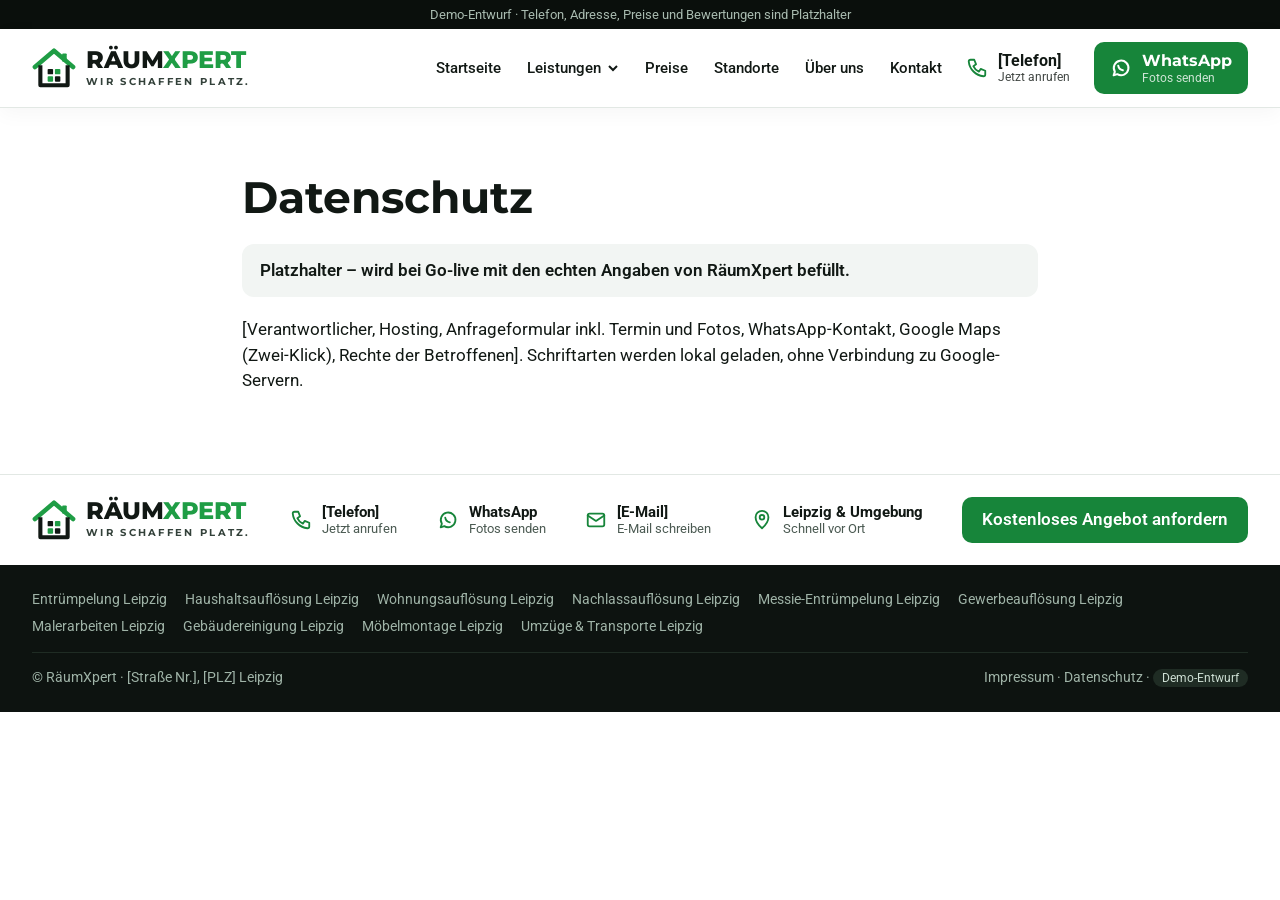
<file: datenschutz.html>
<!doctype html>
<html lang="de"><head><meta charset="utf-8"><meta name="viewport" content="width=device-width, initial-scale=1">
<title>Datenschutz | RäumXpert</title><meta name="description" content="Datenschutz von RäumXpert (Platzhalter)."><meta name="robots" content="noindex, nofollow">
<link rel="canonical" href="https://entruempelung-leipzig.vercel.app/datenschutz"><meta property="og:title" content="Datenschutz | RäumXpert"><meta property="og:description" content="Datenschutz von RäumXpert (Platzhalter)."><meta property="og:locale" content="de_DE"><meta property="og:type" content="website">
<meta name="theme-color" content="#0d1310"><link rel="icon" href="/favicon.svg" type="image/svg+xml">
<link rel="preload" href="/fonts/montserrat-600-800-latin.woff2" as="font" type="font/woff2" crossorigin><link rel="stylesheet" href="/styles.css">
<script type="application/ld+json">{"@context": "https://schema.org", "@type": "LocalBusiness", "name": "RäumXpert", "slogan": "Wir schaffen Platz.", "areaServed": "Leipzig und Umgebung", "address": {"@type": "PostalAddress", "addressLocality": "Leipzig", "addressCountry": "DE"}, "url": "https://entruempelung-leipzig.vercel.app/"}</script>
</head><body>
<div class="demobar">Demo-Entwurf · Telefon, Adresse, Preise und Bewertungen sind Platzhalter</div>
<header class="hdr"><div class="wrap nav"><a class="logo" href="/" aria-label="RäumXpert – Startseite"><svg width="44" height="40" viewBox="0 0 48 44" aria-hidden="true"><path d="M3 21L24 3l21 18" fill="none" stroke="#1f9d45" stroke-width="5" stroke-linecap="round" stroke-linejoin="round"/><rect x="33" y="6" width="5" height="9" rx="1" fill="#1f9d45"/><path d="M9 19v22h30V19" fill="none" stroke="#111814" stroke-width="4.5" stroke-linejoin="round"/><g><rect x="17" y="23" width="6" height="6" rx="1" fill="#111814"/><rect x="25" y="23" width="6" height="6" rx="1" fill="#1f9d45"/><rect x="17" y="31" width="6" height="6" rx="1" fill="#1f9d45"/><rect x="25" y="31" width="6" height="6" rx="1" fill="#111814"/></g></svg><span><b>RÄUM<em>XPERT</em></b><small>WIR SCHAFFEN PLATZ.</small></span></a>
<nav class="mainnav" aria-label="Hauptnavigation"><a href="/">Startseite</a>
<div class="dd"><button type="button" aria-haspopup="true">Leistungen <svg width="12" height="12" viewBox="0 0 12 12" aria-hidden="true"><path d="M2 4l4 4 4-4" stroke="currentColor" stroke-width="2" fill="none"/></svg></button><div class="ddm"><a href="/entruempelung-leipzig"><svg width="20" height="20" viewBox="0 0 24 24" fill="none" stroke="#17853a" stroke-width="2" stroke-linecap="round" stroke-linejoin="round" aria-hidden="true"><path d="M3 11l9-7 9 7"/><path d="M5 9.5V20h14V9.5"/><path d="M10 20v-5h4v5"/></svg><span>Entrümpelung</span></a><a href="/haushaltsaufloesung-leipzig"><svg width="20" height="20" viewBox="0 0 24 24" fill="none" stroke="#17853a" stroke-width="2" stroke-linecap="round" stroke-linejoin="round" aria-hidden="true"><path d="M3 11l9-7 9 7"/><path d="M5 9.5V20h14V9.5"/><path d="M10 20v-5h4v5"/></svg><span>Haushaltsauflösung</span></a><a href="/wohnungsaufloesung-leipzig"><svg width="20" height="20" viewBox="0 0 24 24" fill="none" stroke="#17853a" stroke-width="2" stroke-linecap="round" stroke-linejoin="round" aria-hidden="true"><rect x="5" y="3" width="14" height="18" rx="1.5"/><path d="M9 7h2M13 7h2M9 11h2M13 11h2M9 15h2M13 15h2"/></svg><span>Wohnungsauflösung</span></a><a href="/nachlassaufloesung-leipzig"><svg width="20" height="20" viewBox="0 0 24 24" fill="none" stroke="#17853a" stroke-width="2" stroke-linecap="round" stroke-linejoin="round" aria-hidden="true"><path d="M12 20s-7-4.4-7-10a4 4 0 0 1 7-2.6A4 4 0 0 1 19 10c0 5.6-7 10-7 10z"/></svg><span>Nachlassauflösung</span></a><a href="/messie-entruempelung-leipzig"><svg width="20" height="20" viewBox="0 0 24 24" fill="none" stroke="#17853a" stroke-width="2" stroke-linecap="round" stroke-linejoin="round" aria-hidden="true"><circle cx="9" cy="8" r="3"/><path d="M3 20a6 6 0 0 1 12 0"/><circle cx="17" cy="9" r="2.5"/><path d="M15.5 14.5A5 5 0 0 1 21 19"/></svg><span>Messie-Entrümpelung</span></a><a href="/gewerbeaufloesung-leipzig"><svg width="20" height="20" viewBox="0 0 24 24" fill="none" stroke="#17853a" stroke-width="2" stroke-linecap="round" stroke-linejoin="round" aria-hidden="true"><rect x="3" y="7" width="8" height="14" rx="1"/><rect x="11" y="3" width="10" height="18" rx="1"/><path d="M14 7h4M14 11h4M14 15h4M6 11h2M6 15h2"/></svg><span>Gewerbeauflösung</span></a><a href="/malerarbeiten-leipzig"><svg width="20" height="20" viewBox="0 0 24 24" fill="none" stroke="#17853a" stroke-width="2" stroke-linecap="round" stroke-linejoin="round" aria-hidden="true"><rect x="4" y="3" width="13" height="6" rx="2"/><path d="M17 6h3v5h-8v3"/><rect x="10" y="14" width="4" height="7" rx="1.5"/></svg><span>Malerarbeiten</span></a><a href="/gebaeudereinigung-leipzig"><svg width="20" height="20" viewBox="0 0 24 24" fill="none" stroke="#17853a" stroke-width="2" stroke-linecap="round" stroke-linejoin="round" aria-hidden="true"><path d="M12 3l1.8 4.6L18.5 9l-4.7 1.6L12 15l-1.8-4.4L5.5 9l4.7-1.4z"/><path d="M18 15l.8 2 2 .8-2 .8-.8 2-.8-2-2-.8 2-.8z"/></svg><span>Gebäudereinigung</span></a><a href="/moebelmontage-leipzig"><svg width="20" height="20" viewBox="0 0 24 24" fill="none" stroke="#17853a" stroke-width="2" stroke-linecap="round" stroke-linejoin="round" aria-hidden="true"><path d="M14.5 6.5a4 4 0 0 0 5 5L12 19a2.1 2.1 0 0 1-3-3l7.5-7.5a4 4 0 0 0-2-2z"/></svg><span>Möbelmontage</span></a><a href="/umzuege-transporte-leipzig"><svg width="20" height="20" viewBox="0 0 24 24" fill="none" stroke="#17853a" stroke-width="2" stroke-linecap="round" stroke-linejoin="round" aria-hidden="true"><rect x="2" y="7" width="13" height="10" rx="1.5"/><path d="M15 10h4l3 3v4h-7"/><circle cx="6.5" cy="18" r="2"/><circle cx="17.5" cy="18" r="2"/></svg><span>Umzüge &amp; Transporte</span></a></div></div>
<a href="/#preise">Preise</a><a href="/#einsatzgebiet">Standorte</a><a href="/#warum">Über uns</a><a href="/#kontakt">Kontakt</a></nav>
<a class="hphone" href="tel:"><svg width="22" height="22" viewBox="0 0 24 24" fill="none" stroke="#17853a" stroke-width="2" stroke-linecap="round" stroke-linejoin="round" aria-hidden="true"><path d="M5 3h4l2 5-3 2a12 12 0 0 0 6 6l2-3 5 2v4a2 2 0 0 1-2 2A18 18 0 0 1 3 5a2 2 0 0 1 2-2z"/></svg><span><b>[Telefon]</b><small>Jetzt anrufen</small></span></a>
<a class="btn wa hwa" href="https://wa.me/" aria-label="WhatsApp – Fotos senden"><svg width="22" height="22" viewBox="0 0 24 24" fill="none" stroke="#fff" stroke-width="2.2" stroke-linecap="round" stroke-linejoin="round" aria-hidden="true"><path d="M4 20l1.3-4A8 8 0 1 1 8 18.7z"/><path d="M9 9.5c.4 2.6 2.4 4.6 5 5"/></svg><span><b>WhatsApp</b><small>Fotos senden</small></span></a>
<details class="mnav"><summary aria-label="Menü"><span></span><span></span><span></span></summary><div class="mpanel"><a href="/">Startseite</a><p>Leistungen</p><a href="/entruempelung-leipzig">Entrümpelung</a><a href="/haushaltsaufloesung-leipzig">Haushaltsauflösung</a><a href="/wohnungsaufloesung-leipzig">Wohnungsauflösung</a><a href="/nachlassaufloesung-leipzig">Nachlassauflösung</a><a href="/messie-entruempelung-leipzig">Messie-Entrümpelung</a><a href="/gewerbeaufloesung-leipzig">Gewerbeauflösung</a><a href="/malerarbeiten-leipzig">Malerarbeiten</a><a href="/gebaeudereinigung-leipzig">Gebäudereinigung</a><a href="/moebelmontage-leipzig">Möbelmontage</a><a href="/umzuege-transporte-leipzig">Umzüge &amp; Transporte</a><a href="/#preise">Preise</a><a href="/#kontakt">Kontakt</a><a class="btn" href="/kostenlose-anfrage">Kostenlose Anfrage</a></div></details>
</div></header><main><section class="wrap legal"><h1>Datenschutz</h1><p class="phbox">Platzhalter – wird bei Go-live mit den echten Angaben von RäumXpert befüllt.</p><p>[Verantwortlicher, Hosting, Anfrageformular inkl. Termin und Fotos, WhatsApp-Kontakt, Google Maps (Zwei-Klick), Rechte der Betroffenen]. Schriftarten werden lokal geladen, ohne Verbindung zu Google-Servern.</p></section></main>
<footer><div class="fbar"><div class="wrap fgrid"><a class="logo" href="/" aria-label="RäumXpert – Startseite"><svg width="44" height="40" viewBox="0 0 48 44" aria-hidden="true"><path d="M3 21L24 3l21 18" fill="none" stroke="#1f9d45" stroke-width="5" stroke-linecap="round" stroke-linejoin="round"/><rect x="33" y="6" width="5" height="9" rx="1" fill="#1f9d45"/><path d="M9 19v22h30V19" fill="none" stroke="#111814" stroke-width="4.5" stroke-linejoin="round"/><g><rect x="17" y="23" width="6" height="6" rx="1" fill="#111814"/><rect x="25" y="23" width="6" height="6" rx="1" fill="#1f9d45"/><rect x="17" y="31" width="6" height="6" rx="1" fill="#1f9d45"/><rect x="25" y="31" width="6" height="6" rx="1" fill="#111814"/></g></svg><span><b>RÄUM<em>XPERT</em></b><small>WIR SCHAFFEN PLATZ.</small></span></a>
<a href="tel:"><svg width="22" height="22" viewBox="0 0 24 24" fill="none" stroke="#17853a" stroke-width="2" stroke-linecap="round" stroke-linejoin="round" aria-hidden="true"><path d="M5 3h4l2 5-3 2a12 12 0 0 0 6 6l2-3 5 2v4a2 2 0 0 1-2 2A18 18 0 0 1 3 5a2 2 0 0 1 2-2z"/></svg><span><b>[Telefon]</b><small>Jetzt anrufen</small></span></a>
<a href="https://wa.me/"><svg width="22" height="22" viewBox="0 0 24 24" fill="none" stroke="#17853a" stroke-width="2" stroke-linecap="round" stroke-linejoin="round" aria-hidden="true"><path d="M4 20l1.3-4A8 8 0 1 1 8 18.7z"/><path d="M9 9.5c.4 2.6 2.4 4.6 5 5"/></svg><span><b>WhatsApp</b><small>Fotos senden</small></span></a>
<a href="mailto:"><svg width="22" height="22" viewBox="0 0 24 24" fill="none" stroke="#17853a" stroke-width="2" stroke-linecap="round" stroke-linejoin="round" aria-hidden="true"><rect x="3" y="5" width="18" height="14" rx="2"/><path d="M3 7l9 6 9-6"/></svg><span><b>[E-Mail]</b><small>E-Mail schreiben</small></span></a>
<span class="fi"><svg width="22" height="22" viewBox="0 0 24 24" fill="none" stroke="#17853a" stroke-width="2" stroke-linecap="round" stroke-linejoin="round" aria-hidden="true"><path d="M12 21s-7-6-7-12a7 7 0 0 1 14 0c0 6-7 12-7 12z"/><circle cx="12" cy="9" r="2.5"/></svg><span><b>Leipzig &amp; Umgebung</b><small>Schnell vor Ort</small></span></span>
<a class="btn" href="/kostenlose-anfrage">Kostenloses Angebot anfordern</a></div></div>
<div class="flegal"><div class="wrap"><nav class="fsv" aria-label="Leistungen"><a href="/entruempelung-leipzig">Entrümpelung Leipzig</a><a href="/haushaltsaufloesung-leipzig">Haushaltsauflösung Leipzig</a><a href="/wohnungsaufloesung-leipzig">Wohnungsauflösung Leipzig</a><a href="/nachlassaufloesung-leipzig">Nachlassauflösung Leipzig</a><a href="/messie-entruempelung-leipzig">Messie-Entrümpelung Leipzig</a><a href="/gewerbeaufloesung-leipzig">Gewerbeauflösung Leipzig</a><a href="/malerarbeiten-leipzig">Malerarbeiten Leipzig</a><a href="/gebaeudereinigung-leipzig">Gebäudereinigung Leipzig</a><a href="/moebelmontage-leipzig">Möbelmontage Leipzig</a><a href="/umzuege-transporte-leipzig">Umzüge &amp; Transporte Leipzig</a></nav><div class="frow"><span>© RäumXpert · [Straße Nr.], [PLZ] Leipzig</span><span><a href="/impressum">Impressum</a> · <a href="/datenschutz">Datenschutz</a> · <span class="dp">Demo-Entwurf</span></span></div></div></div></footer>
<div class="mbar"><a class="mb-tel" href="tel:"><svg width="22" height="22" viewBox="0 0 24 24" fill="none" stroke="#17853a" stroke-width="2" stroke-linecap="round" stroke-linejoin="round" aria-hidden="true"><path d="M5 3h4l2 5-3 2a12 12 0 0 0 6 6l2-3 5 2v4a2 2 0 0 1-2 2A18 18 0 0 1 3 5a2 2 0 0 1 2-2z"/></svg><span><b>[Telefon]</b><small>Jetzt anrufen</small></span></a><a class="mb-wa" href="https://wa.me/"><svg width="22" height="22" viewBox="0 0 24 24" fill="none" stroke="#fff" stroke-width="2.2" stroke-linecap="round" stroke-linejoin="round" aria-hidden="true"><path d="M4 20l1.3-4A8 8 0 1 1 8 18.7z"/><path d="M9 9.5c.4 2.6 2.4 4.6 5 5"/></svg><span><b>WhatsApp</b><small>Fotos senden</small></span></a></div>
<script src="/site.js" defer></script></body></html>
</file>
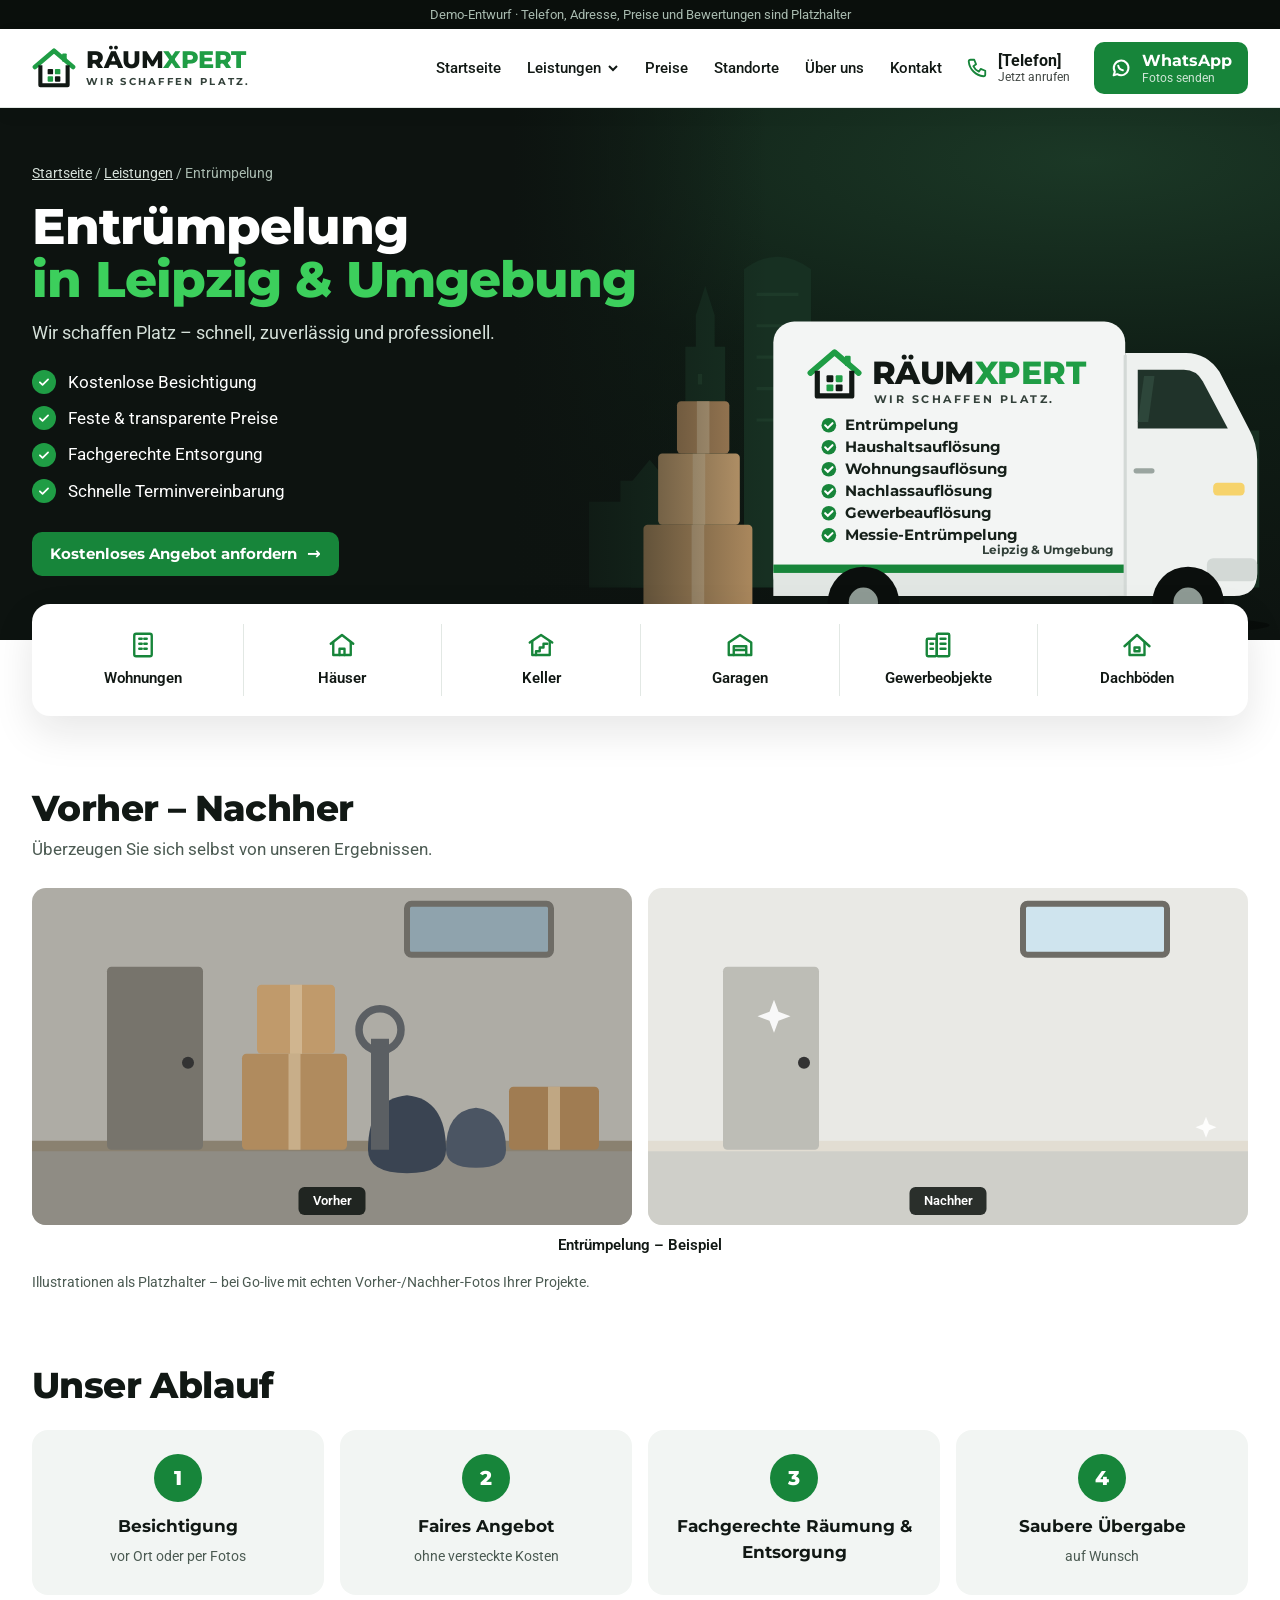
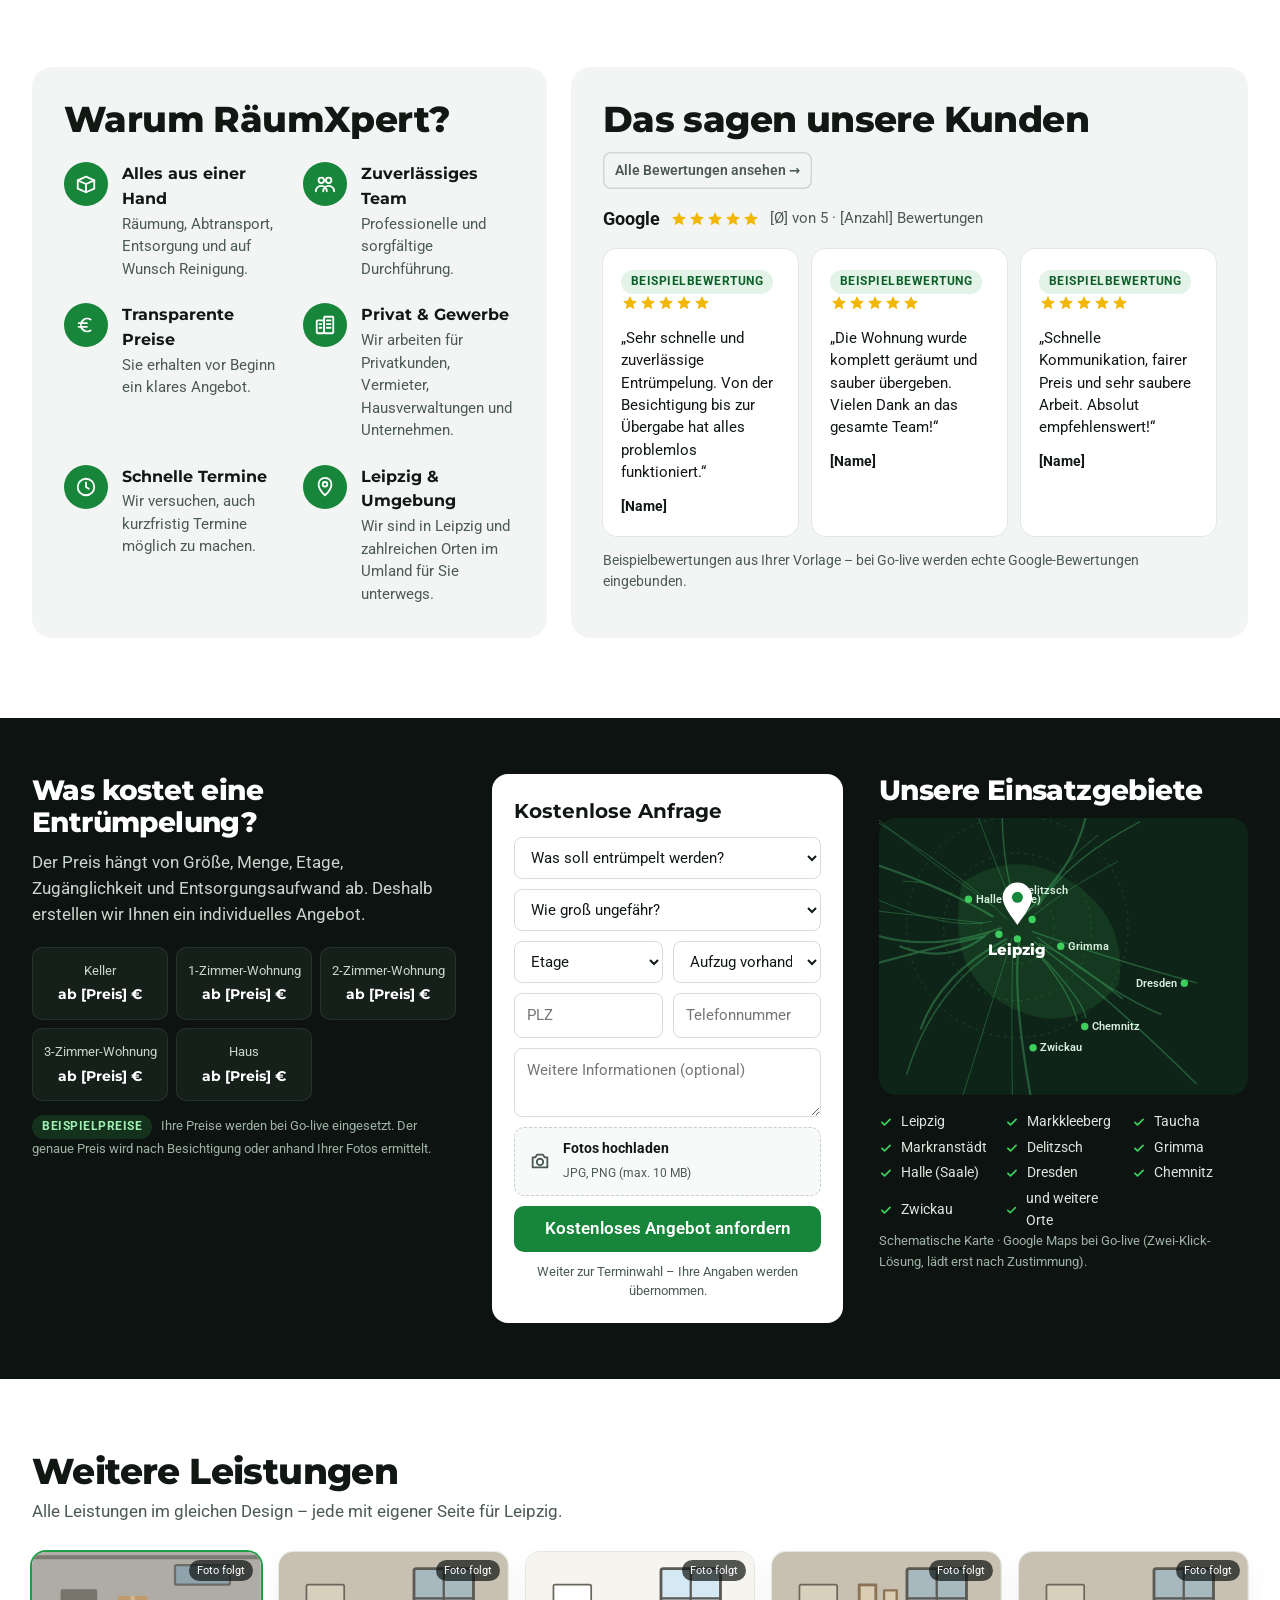
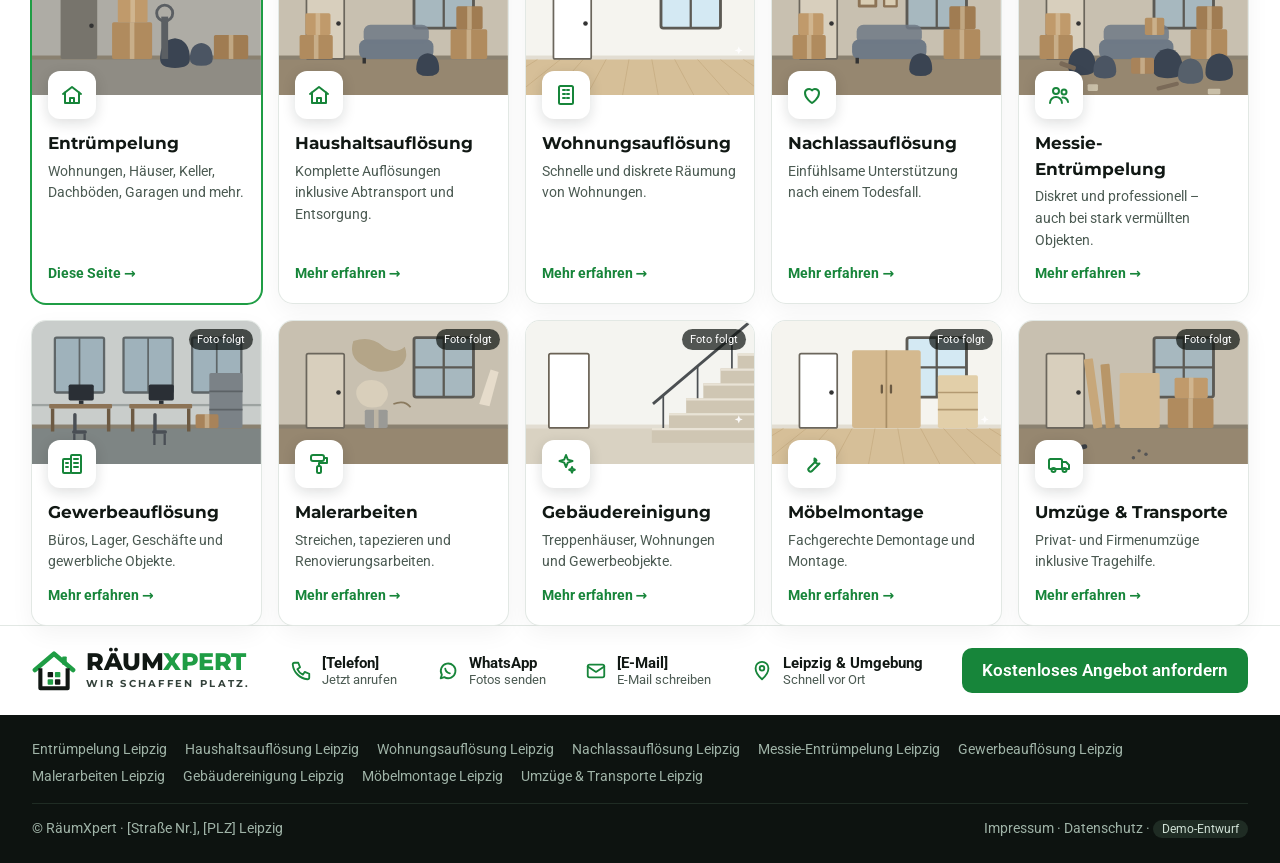
<file: entruempelung-leipzig.html>
<!doctype html>
<html lang="de"><head><meta charset="utf-8"><meta name="viewport" content="width=device-width, initial-scale=1">
<title>Entrümpelung Leipzig &amp; Umgebung | RäumXpert</title><meta name="description" content="Entrümpelung in Leipzig und Umgebung: Wir schaffen Platz – schnell, zuverlässig und professionell. Kostenlose Anfrage per Formular, Telefon oder WhatsApp."><meta name="robots" content="noindex, nofollow">
<link rel="canonical" href="https://entruempelung-leipzig.vercel.app/entruempelung-leipzig"><meta property="og:title" content="Entrümpelung Leipzig &amp; Umgebung | RäumXpert"><meta property="og:description" content="Entrümpelung in Leipzig und Umgebung: Wir schaffen Platz – schnell, zuverlässig und professionell. Kostenlose Anfrage per Formular, Telefon oder WhatsApp."><meta property="og:locale" content="de_DE"><meta property="og:type" content="website">
<meta name="theme-color" content="#0d1310"><link rel="icon" href="/favicon.svg" type="image/svg+xml">
<link rel="preload" href="/fonts/montserrat-600-800-latin.woff2" as="font" type="font/woff2" crossorigin><link rel="stylesheet" href="/styles.css">
<script type="application/ld+json">{"@context": "https://schema.org", "@graph": [{"@type": "Service", "serviceType": "Entrümpelung", "areaServed": "Leipzig und Umgebung", "provider": {"@type": "LocalBusiness", "name": "RäumXpert"}, "url": "https://entruempelung-leipzig.vercel.app/entruempelung-leipzig"}, {"@type": "BreadcrumbList", "itemListElement": [{"@type": "ListItem", "position": 1, "name": "Startseite", "item": "https://entruempelung-leipzig.vercel.app/"}, {"@type": "ListItem", "position": 2, "name": "Entrümpelung", "item": "https://entruempelung-leipzig.vercel.app/entruempelung-leipzig"}]}]}</script>
</head><body>
<div class="demobar">Demo-Entwurf · Telefon, Adresse, Preise und Bewertungen sind Platzhalter</div>
<header class="hdr"><div class="wrap nav"><a class="logo" href="/" aria-label="RäumXpert – Startseite"><svg width="44" height="40" viewBox="0 0 48 44" aria-hidden="true"><path d="M3 21L24 3l21 18" fill="none" stroke="#1f9d45" stroke-width="5" stroke-linecap="round" stroke-linejoin="round"/><rect x="33" y="6" width="5" height="9" rx="1" fill="#1f9d45"/><path d="M9 19v22h30V19" fill="none" stroke="#111814" stroke-width="4.5" stroke-linejoin="round"/><g><rect x="17" y="23" width="6" height="6" rx="1" fill="#111814"/><rect x="25" y="23" width="6" height="6" rx="1" fill="#1f9d45"/><rect x="17" y="31" width="6" height="6" rx="1" fill="#1f9d45"/><rect x="25" y="31" width="6" height="6" rx="1" fill="#111814"/></g></svg><span><b>RÄUM<em>XPERT</em></b><small>WIR SCHAFFEN PLATZ.</small></span></a>
<nav class="mainnav" aria-label="Hauptnavigation"><a href="/">Startseite</a>
<div class="dd"><button type="button" aria-haspopup="true">Leistungen <svg width="12" height="12" viewBox="0 0 12 12" aria-hidden="true"><path d="M2 4l4 4 4-4" stroke="currentColor" stroke-width="2" fill="none"/></svg></button><div class="ddm"><a href="/entruempelung-leipzig" aria-current=page><svg width="20" height="20" viewBox="0 0 24 24" fill="none" stroke="#17853a" stroke-width="2" stroke-linecap="round" stroke-linejoin="round" aria-hidden="true"><path d="M3 11l9-7 9 7"/><path d="M5 9.5V20h14V9.5"/><path d="M10 20v-5h4v5"/></svg><span>Entrümpelung</span></a><a href="/haushaltsaufloesung-leipzig"><svg width="20" height="20" viewBox="0 0 24 24" fill="none" stroke="#17853a" stroke-width="2" stroke-linecap="round" stroke-linejoin="round" aria-hidden="true"><path d="M3 11l9-7 9 7"/><path d="M5 9.5V20h14V9.5"/><path d="M10 20v-5h4v5"/></svg><span>Haushaltsauflösung</span></a><a href="/wohnungsaufloesung-leipzig"><svg width="20" height="20" viewBox="0 0 24 24" fill="none" stroke="#17853a" stroke-width="2" stroke-linecap="round" stroke-linejoin="round" aria-hidden="true"><rect x="5" y="3" width="14" height="18" rx="1.5"/><path d="M9 7h2M13 7h2M9 11h2M13 11h2M9 15h2M13 15h2"/></svg><span>Wohnungsauflösung</span></a><a href="/nachlassaufloesung-leipzig"><svg width="20" height="20" viewBox="0 0 24 24" fill="none" stroke="#17853a" stroke-width="2" stroke-linecap="round" stroke-linejoin="round" aria-hidden="true"><path d="M12 20s-7-4.4-7-10a4 4 0 0 1 7-2.6A4 4 0 0 1 19 10c0 5.6-7 10-7 10z"/></svg><span>Nachlassauflösung</span></a><a href="/messie-entruempelung-leipzig"><svg width="20" height="20" viewBox="0 0 24 24" fill="none" stroke="#17853a" stroke-width="2" stroke-linecap="round" stroke-linejoin="round" aria-hidden="true"><circle cx="9" cy="8" r="3"/><path d="M3 20a6 6 0 0 1 12 0"/><circle cx="17" cy="9" r="2.5"/><path d="M15.5 14.5A5 5 0 0 1 21 19"/></svg><span>Messie-Entrümpelung</span></a><a href="/gewerbeaufloesung-leipzig"><svg width="20" height="20" viewBox="0 0 24 24" fill="none" stroke="#17853a" stroke-width="2" stroke-linecap="round" stroke-linejoin="round" aria-hidden="true"><rect x="3" y="7" width="8" height="14" rx="1"/><rect x="11" y="3" width="10" height="18" rx="1"/><path d="M14 7h4M14 11h4M14 15h4M6 11h2M6 15h2"/></svg><span>Gewerbeauflösung</span></a><a href="/malerarbeiten-leipzig"><svg width="20" height="20" viewBox="0 0 24 24" fill="none" stroke="#17853a" stroke-width="2" stroke-linecap="round" stroke-linejoin="round" aria-hidden="true"><rect x="4" y="3" width="13" height="6" rx="2"/><path d="M17 6h3v5h-8v3"/><rect x="10" y="14" width="4" height="7" rx="1.5"/></svg><span>Malerarbeiten</span></a><a href="/gebaeudereinigung-leipzig"><svg width="20" height="20" viewBox="0 0 24 24" fill="none" stroke="#17853a" stroke-width="2" stroke-linecap="round" stroke-linejoin="round" aria-hidden="true"><path d="M12 3l1.8 4.6L18.5 9l-4.7 1.6L12 15l-1.8-4.4L5.5 9l4.7-1.4z"/><path d="M18 15l.8 2 2 .8-2 .8-.8 2-.8-2-2-.8 2-.8z"/></svg><span>Gebäudereinigung</span></a><a href="/moebelmontage-leipzig"><svg width="20" height="20" viewBox="0 0 24 24" fill="none" stroke="#17853a" stroke-width="2" stroke-linecap="round" stroke-linejoin="round" aria-hidden="true"><path d="M14.5 6.5a4 4 0 0 0 5 5L12 19a2.1 2.1 0 0 1-3-3l7.5-7.5a4 4 0 0 0-2-2z"/></svg><span>Möbelmontage</span></a><a href="/umzuege-transporte-leipzig"><svg width="20" height="20" viewBox="0 0 24 24" fill="none" stroke="#17853a" stroke-width="2" stroke-linecap="round" stroke-linejoin="round" aria-hidden="true"><rect x="2" y="7" width="13" height="10" rx="1.5"/><path d="M15 10h4l3 3v4h-7"/><circle cx="6.5" cy="18" r="2"/><circle cx="17.5" cy="18" r="2"/></svg><span>Umzüge &amp; Transporte</span></a></div></div>
<a href="/#preise">Preise</a><a href="/#einsatzgebiet">Standorte</a><a href="/#warum">Über uns</a><a href="/#kontakt">Kontakt</a></nav>
<a class="hphone" href="tel:"><svg width="22" height="22" viewBox="0 0 24 24" fill="none" stroke="#17853a" stroke-width="2" stroke-linecap="round" stroke-linejoin="round" aria-hidden="true"><path d="M5 3h4l2 5-3 2a12 12 0 0 0 6 6l2-3 5 2v4a2 2 0 0 1-2 2A18 18 0 0 1 3 5a2 2 0 0 1 2-2z"/></svg><span><b>[Telefon]</b><small>Jetzt anrufen</small></span></a>
<a class="btn wa hwa" href="https://wa.me/" aria-label="WhatsApp – Fotos senden"><svg width="22" height="22" viewBox="0 0 24 24" fill="none" stroke="#fff" stroke-width="2.2" stroke-linecap="round" stroke-linejoin="round" aria-hidden="true"><path d="M4 20l1.3-4A8 8 0 1 1 8 18.7z"/><path d="M9 9.5c.4 2.6 2.4 4.6 5 5"/></svg><span><b>WhatsApp</b><small>Fotos senden</small></span></a>
<details class="mnav"><summary aria-label="Menü"><span></span><span></span><span></span></summary><div class="mpanel"><a href="/">Startseite</a><p>Leistungen</p><a href="/entruempelung-leipzig">Entrümpelung</a><a href="/haushaltsaufloesung-leipzig">Haushaltsauflösung</a><a href="/wohnungsaufloesung-leipzig">Wohnungsauflösung</a><a href="/nachlassaufloesung-leipzig">Nachlassauflösung</a><a href="/messie-entruempelung-leipzig">Messie-Entrümpelung</a><a href="/gewerbeaufloesung-leipzig">Gewerbeauflösung</a><a href="/malerarbeiten-leipzig">Malerarbeiten</a><a href="/gebaeudereinigung-leipzig">Gebäudereinigung</a><a href="/moebelmontage-leipzig">Möbelmontage</a><a href="/umzuege-transporte-leipzig">Umzüge &amp; Transporte</a><a href="/#preise">Preise</a><a href="/#kontakt">Kontakt</a><a class="btn" href="/kostenlose-anfrage">Kostenlose Anfrage</a></div></details>
</div></header><main><section class="hero shero isvan"><div class="sbg"><svg class="heroart" viewBox="0 0 660 450" preserveAspectRatio="xMidYMax meet" aria-hidden="true"><g fill="#173022">
<path d="M0 400V318h30v-20h26v102z"/><path d="M40 400V300l18-22 18 22v100z"/>
<path d="M92 400V170h10v-30l9-28 9 28v30h10v260z"/><rect x="104" y="196" width="4" height="10" fill="#21402d"/>
<path d="M148 400V96q32-24 64 0v304z"/><path d="M160 120h40M160 150h40M160 180h40M160 210h40M160 240h40" stroke="#1d3a29" stroke-width="3"/>
<path d="M226 400V240h12l9-70 9 70h12v160z"/><path d="M276 400V286h44v114z"/><path d="M330 400V250h28v-16h20v166z"/>
<path d="M392 400V214l20-30 20 30v186z"/><path d="M446 400V270h36v130z"/><path d="M490 400V230h14l8-46 8 46h14v170z"/>
<path d="M546 400V292h40v108z"/><path d="M596 400V250h44v150z"/></g><g><rect x="52" y="340" width="104" height="86" rx="4" fill="#b48f62"/><rect x="98.0" y="340" width="12" height="86" fill="#d8c4a2" opacity=".55"/><rect x="66" y="272" width="78" height="68" rx="4" fill="#c29d6f"/><rect x="99.0" y="272" width="12" height="68" fill="#d8c4a2" opacity=".55"/><rect x="84" y="222" width="50" height="50" rx="4" fill="#a8835a"/><rect x="103.0" y="222" width="12" height="50" fill="#d8c4a2" opacity=".55"/></g><g>
<ellipse cx="400" cy="436" rx="250" ry="12" fill="#000" opacity=".35"/>
<rect x="176" y="146" width="336" height="262" rx="20" fill="#f3f5f4"/>
<rect x="176" y="384" width="336" height="24" fill="#e1e6e3"/><rect x="176" y="378" width="336" height="8" fill="#17853a"/>
<path d="M512 176h58q20 0 32 18l28 54q8 14 8 30v108q0 22-22 22H512z" fill="#eef1ef"/>
<path d="M524 192h44q12 0 18 11l24 45h-86z" fill="#20332a"/><path d="M530 198l10 0-6 44h-10z" fill="#2d463a"/>
<rect x="596" y="300" width="30" height="12" rx="4" fill="#f6d36b"/><rect x="590" y="372" width="48" height="22" rx="6" fill="#d3d9d6"/>
<rect x="520" y="286" width="20" height="5" rx="2.5" fill="#9aa5a0"/><path d="M512 178v230" stroke="#d3d9d6" stroke-width="3"/>
<g transform="translate(208 172) scale(1.15)"><svg x="0" y="0" width="46" height="42" viewBox="0 0 48 44" aria-hidden="true"><path d="M3 21L24 3l21 18" fill="none" stroke="#1f9d45" stroke-width="5" stroke-linecap="round" stroke-linejoin="round"/><rect x="33" y="6" width="5" height="9" rx="1" fill="#1f9d45"/><path d="M9 19v22h30V19" fill="none" stroke="#111814" stroke-width="4.5" stroke-linejoin="round"/><g><rect x="17" y="23" width="6" height="6" rx="1" fill="#111814"/><rect x="25" y="23" width="6" height="6" rx="1" fill="#1f9d45"/><rect x="17" y="31" width="6" height="6" rx="1" fill="#1f9d45"/><rect x="25" y="31" width="6" height="6" rx="1" fill="#111814"/></g></svg></g>
<text x="270" y="206" font-family="Montserrat,sans-serif" font-weight="800" font-size="31" fill="#111814" letter-spacing="-.5">RÄUM<tspan fill="#1f9d45">XPERT</tspan></text>
<text x="272" y="224" font-family="Montserrat,sans-serif" font-weight="700" font-size="10.5" fill="#33413a" letter-spacing="2.4">WIR SCHAFFEN PLATZ.</text>
<g transform="translate(222 250)"><circle r="7" cx="7" cy="-5" fill="#17853a"/><path d="M3.5 -5l2.5 2.5 4.5-4.5" stroke="#fff" stroke-width="2" fill="none" stroke-linecap="round"/><text x="22" y="0" font-size="14.5" font-weight="700" fill="#16201a" font-family="Montserrat,sans-serif">Entrümpelung</text></g><g transform="translate(222 271)"><circle r="7" cx="7" cy="-5" fill="#17853a"/><path d="M3.5 -5l2.5 2.5 4.5-4.5" stroke="#fff" stroke-width="2" fill="none" stroke-linecap="round"/><text x="22" y="0" font-size="14.5" font-weight="700" fill="#16201a" font-family="Montserrat,sans-serif">Haushaltsauflösung</text></g><g transform="translate(222 292)"><circle r="7" cx="7" cy="-5" fill="#17853a"/><path d="M3.5 -5l2.5 2.5 4.5-4.5" stroke="#fff" stroke-width="2" fill="none" stroke-linecap="round"/><text x="22" y="0" font-size="14.5" font-weight="700" fill="#16201a" font-family="Montserrat,sans-serif">Wohnungsauflösung</text></g><g transform="translate(222 313)"><circle r="7" cx="7" cy="-5" fill="#17853a"/><path d="M3.5 -5l2.5 2.5 4.5-4.5" stroke="#fff" stroke-width="2" fill="none" stroke-linecap="round"/><text x="22" y="0" font-size="14.5" font-weight="700" fill="#16201a" font-family="Montserrat,sans-serif">Nachlassauflösung</text></g><g transform="translate(222 334)"><circle r="7" cx="7" cy="-5" fill="#17853a"/><path d="M3.5 -5l2.5 2.5 4.5-4.5" stroke="#fff" stroke-width="2" fill="none" stroke-linecap="round"/><text x="22" y="0" font-size="14.5" font-weight="700" fill="#16201a" font-family="Montserrat,sans-serif">Gewerbeauflösung</text></g><g transform="translate(222 355)"><circle r="7" cx="7" cy="-5" fill="#17853a"/><path d="M3.5 -5l2.5 2.5 4.5-4.5" stroke="#fff" stroke-width="2" fill="none" stroke-linecap="round"/><text x="22" y="0" font-size="14.5" font-weight="700" fill="#16201a" font-family="Montserrat,sans-serif">Messie-Entrümpelung</text></g>
<text x="500" y="368" text-anchor="end" font-family="Montserrat,sans-serif" font-weight="700" font-size="11" fill="#33413a">Leipzig &amp; Umgebung</text>
<g><circle cx="262" cy="414" r="34" fill="#0b0f0d"/><circle cx="262" cy="414" r="14" fill="#8e9a94"/><circle cx="572" cy="414" r="34" fill="#0b0f0d"/><circle cx="572" cy="414" r="14" fill="#8e9a94"/></g>
</g></svg></div><div class="wrap"><div class="htxt">
<nav class="crumb" aria-label="Brotkrumen"><a href="/">Startseite</a> / <a href="/#leistungen">Leistungen</a> / Entrümpelung</nav>
<h1>Entrümpelung <span>in Leipzig &amp; Umgebung</span></h1><p class="lead">Wir schaffen Platz – schnell, zuverlässig und professionell.</p><ul class="chk"><li><i><svg width="14" height="14" viewBox="0 0 24 24" fill="none" stroke="#fff" stroke-width="3" stroke-linecap="round" stroke-linejoin="round" aria-hidden="true"><path d="M5 12.5l4.5 4.5L19 7.5"/></svg></i>Kostenlose Besichtigung</li><li><i><svg width="14" height="14" viewBox="0 0 24 24" fill="none" stroke="#fff" stroke-width="3" stroke-linecap="round" stroke-linejoin="round" aria-hidden="true"><path d="M5 12.5l4.5 4.5L19 7.5"/></svg></i>Feste &amp; transparente Preise</li><li><i><svg width="14" height="14" viewBox="0 0 24 24" fill="none" stroke="#fff" stroke-width="3" stroke-linecap="round" stroke-linejoin="round" aria-hidden="true"><path d="M5 12.5l4.5 4.5L19 7.5"/></svg></i>Fachgerechte Entsorgung</li><li><i><svg width="14" height="14" viewBox="0 0 24 24" fill="none" stroke="#fff" stroke-width="3" stroke-linecap="round" stroke-linejoin="round" aria-hidden="true"><path d="M5 12.5l4.5 4.5L19 7.5"/></svg></i>Schnelle Terminvereinbarung</li></ul>
<a class="btn big" href="/kostenlose-anfrage?leistung=entruempelung"><b>Kostenloses Angebot anfordern</b> <span class="arr">→</span></a></div></div></section>
<div class="wrap"><ul class="objrow"><li><svg width="30" height="30" viewBox="0 0 24 24" fill="none" stroke="#17853a" stroke-width="1.9" stroke-linecap="round" stroke-linejoin="round" aria-hidden="true"><rect x="5" y="3" width="14" height="18" rx="1.5"/><path d="M9 7h2M13 7h2M9 11h2M13 11h2M9 15h2M13 15h2"/></svg><span>Wohnungen</span></li><li><svg width="30" height="30" viewBox="0 0 24 24" fill="none" stroke="#17853a" stroke-width="1.9" stroke-linecap="round" stroke-linejoin="round" aria-hidden="true"><path d="M3 11l9-7 9 7"/><path d="M5 9.5V20h14V9.5"/><path d="M10 20v-5h4v5"/></svg><span>Häuser</span></li><li><svg width="30" height="30" viewBox="0 0 24 24" fill="none" stroke="#17853a" stroke-width="1.9" stroke-linecap="round" stroke-linejoin="round" aria-hidden="true"><path d="M3 10l9-6 9 6"/><path d="M5 9v11h14V9"/><path d="M8 20v-3h3v-3h3v-3h3"/></svg><span>Keller</span></li><li><svg width="30" height="30" viewBox="0 0 24 24" fill="none" stroke="#17853a" stroke-width="1.9" stroke-linecap="round" stroke-linejoin="round" aria-hidden="true"><path d="M3 10l9-6 9 6v10H3z"/><path d="M7 20v-7h10v7M7 16h10"/></svg><span>Garagen</span></li><li><svg width="30" height="30" viewBox="0 0 24 24" fill="none" stroke="#17853a" stroke-width="1.9" stroke-linecap="round" stroke-linejoin="round" aria-hidden="true"><rect x="3" y="7" width="8" height="14" rx="1"/><rect x="11" y="3" width="10" height="18" rx="1"/><path d="M14 7h4M14 11h4M14 15h4M6 11h2M6 15h2"/></svg><span>Gewerbeobjekte</span></li><li><svg width="30" height="30" viewBox="0 0 24 24" fill="none" stroke="#17853a" stroke-width="1.9" stroke-linecap="round" stroke-linejoin="round" aria-hidden="true"><path d="M2 13l10-9 10 9"/><path d="M6 10v10h12V10"/><path d="M10 14h4v3h-4z"/></svg><span>Dachböden</span></li></ul></div>
<section class="wrap sec" id="vorher-nachher"><h2>Vorher – Nachher</h2><p class="sub">Überzeugen Sie sich selbst von unseren Ergebnissen.</p><div class="pairs n1"><figure class="pair big"><div class="pp"><div><svg viewBox="0 0 400 260" preserveAspectRatio="xMidYMid slice" aria-hidden="true"><rect width="400" height="260" fill="#aeaca5"/><polygon points="0,192 400,192 400,260 0,260" fill="#8f8c84"/><rect y="186" width="400" height="7" fill="#8a8170"/><rect x="250" y="28" width="96" height="34" rx="3" fill="#8fa3ad" stroke="#6e6c66" stroke-width="4"/><path d="M0 14h400" stroke="#7d7b74" stroke-width="7"/><rect x="50" y="70" width="64" height="122" rx="3" fill="#77746c"/><circle cx="104" cy="134" r="4" fill="#333"/><rect x="140" y="128" width="70" height="64" rx="3" fill="#b08b5e"/><rect x="171.0" y="128" width="8" height="64" fill="#e2d2b4" opacity=".5"/><rect x="150" y="82" width="52" height="46" rx="3" fill="#c09a6b"/><rect x="172.0" y="82" width="8" height="46" fill="#e2d2b4" opacity=".5"/><path d="M224 192 q0 -33.800000000000004 26 -36.4 q26 2.6 26 36.4 q0 15.6 -26 15.6 q-26 0 -26 -15.6z" fill="#3a4452"/><path d="M276 192 q0 -26.0 20 -28.0 q20 2.0 20 28.0 q0 12.0 -20 12.0 q-20 0 -20 -12.0z" fill="#4b5563"/><rect x="318" y="150" width="60" height="42" rx="3" fill="#a07c52"/><rect x="344.0" y="150" width="8" height="42" fill="#e2d2b4" opacity=".5"/><rect x="226" y="118" width="12" height="74" fill="#5b5f63"/><circle cx="232" cy="112" r="14" fill="none" stroke="#5b5f63" stroke-width="5"/></svg><span>Vorher</span></div><div><svg viewBox="0 0 400 260" preserveAspectRatio="xMidYMid slice" aria-hidden="true"><rect width="400" height="260" fill="#e9e9e5"/><polygon points="0,192 400,192 400,260 0,260" fill="#cfcfc9"/><rect y="186" width="400" height="7" fill="#e2ddd2"/><rect x="250" y="28" width="96" height="34" rx="3" fill="#cfe4ee" stroke="#6e6c66" stroke-width="4"/><path d="M0 14h400" stroke="#7d7b74" stroke-width="7"/><rect x="50" y="70" width="64" height="122" rx="3" fill="#bdbdb6"/><circle cx="104" cy="134" r="4" fill="#333"/><g fill="#ffffff" opacity=".9"><path d="M84 92l3 8 8 3-8 3-3 8-3-8-8-3 8-3z"/><path d="M372 170l2 5 5 2-5 2-2 5-2-5-5-2 5-2z"/></g></svg><span>Nachher</span></div></div><figcaption>Entrümpelung – Beispiel</figcaption></figure></div><p class="note">Illustrationen als Platzhalter – bei Go-live mit echten Vorher-/Nachher-Fotos Ihrer Projekte.</p></section>
<section class="wrap sec"><h2>Unser Ablauf</h2><ol class="abl"><li><span class="n">1</span><b>Besichtigung</b><small>vor Ort oder per Fotos</small></li><li><span class="n">2</span><b>Faires Angebot</b><small>ohne versteckte Kosten</small></li><li><span class="n">3</span><b>Fachgerechte Räumung &amp; Entsorgung</b><small></small></li><li><span class="n">4</span><b>Saubere Übergabe</b><small>auf Wunsch</small></li></ol></section>
<section class="wrap sec wr" id="warum"><div class="whybox"><h2>Warum RäumXpert?</h2><ul class="why"><li><span class="wico"><svg width="22" height="22" viewBox="0 0 24 24" fill="none" stroke="#fff" stroke-width="2" stroke-linecap="round" stroke-linejoin="round" aria-hidden="true"><path d="M3 8l9-4 9 4v9l-9 4-9-4z"/><path d="M3 8l9 4 9-4M12 12v9"/></svg></span><div><h3>Alles aus einer Hand</h3><p>Räumung, Abtransport, Entsorgung und auf Wunsch Reinigung.</p></div></li><li><span class="wico"><svg width="22" height="22" viewBox="0 0 24 24" fill="none" stroke="#fff" stroke-width="2" stroke-linecap="round" stroke-linejoin="round" aria-hidden="true"><circle cx="8" cy="8" r="3"/><circle cx="16" cy="8" r="3"/><path d="M2 20a6 6 0 0 1 12 0M10 20a6 6 0 0 1 12 0"/></svg></span><div><h3>Zuverlässiges Team</h3><p>Professionelle und sorgfältige Durchführung.</p></div></li><li><span class="wico"><svg width="22" height="22" viewBox="0 0 24 24" fill="none" stroke="#fff" stroke-width="2" stroke-linecap="round" stroke-linejoin="round" aria-hidden="true"><path d="M17 6a7 7 0 1 0 0 12"/><path d="M4 10h9M4 14h9"/></svg></span><div><h3>Transparente Preise</h3><p>Sie erhalten vor Beginn ein klares Angebot.</p></div></li><li><span class="wico"><svg width="22" height="22" viewBox="0 0 24 24" fill="none" stroke="#fff" stroke-width="2" stroke-linecap="round" stroke-linejoin="round" aria-hidden="true"><rect x="3" y="7" width="8" height="14" rx="1"/><rect x="11" y="3" width="10" height="18" rx="1"/><path d="M14 7h4M14 11h4M14 15h4M6 11h2M6 15h2"/></svg></span><div><h3>Privat &amp; Gewerbe</h3><p>Wir arbeiten für Privatkunden, Vermieter, Hausverwaltungen und Unternehmen.</p></div></li><li><span class="wico"><svg width="22" height="22" viewBox="0 0 24 24" fill="none" stroke="#fff" stroke-width="2" stroke-linecap="round" stroke-linejoin="round" aria-hidden="true"><circle cx="12" cy="12" r="9"/><path d="M12 7v5l3 2"/></svg></span><div><h3>Schnelle Termine</h3><p>Wir versuchen, auch kurzfristig Termine möglich zu machen.</p></div></li><li><span class="wico"><svg width="22" height="22" viewBox="0 0 24 24" fill="none" stroke="#fff" stroke-width="2" stroke-linecap="round" stroke-linejoin="round" aria-hidden="true"><path d="M12 21s-7-6-7-12a7 7 0 0 1 14 0c0 6-7 12-7 12z"/><circle cx="12" cy="9" r="2.5"/></svg></span><div><h3>Leipzig &amp; Umgebung</h3><p>Wir sind in Leipzig und zahlreichen Orten im Umland für Sie unterwegs.</p></div></li></ul></div>
<div class="revbox" id="bewertungen"><div class="rhead"><h2>Das sagen unsere Kunden</h2><span class="rbtn" aria-disabled="true">Alle Bewertungen ansehen →</span></div>
<div class="gscore"><b>Google</b><span class="stars"><svg width="18" height="18" viewBox="0 0 24 24" aria-hidden="true"><path d="M12 2.8l2.8 6 6.5.7-4.9 4.4 1.4 6.4L12 17l-5.8 3.3 1.4-6.4-4.9-4.4 6.5-.7z" fill="#f2b705"/></svg><svg width="18" height="18" viewBox="0 0 24 24" aria-hidden="true"><path d="M12 2.8l2.8 6 6.5.7-4.9 4.4 1.4 6.4L12 17l-5.8 3.3 1.4-6.4-4.9-4.4 6.5-.7z" fill="#f2b705"/></svg><svg width="18" height="18" viewBox="0 0 24 24" aria-hidden="true"><path d="M12 2.8l2.8 6 6.5.7-4.9 4.4 1.4 6.4L12 17l-5.8 3.3 1.4-6.4-4.9-4.4 6.5-.7z" fill="#f2b705"/></svg><svg width="18" height="18" viewBox="0 0 24 24" aria-hidden="true"><path d="M12 2.8l2.8 6 6.5.7-4.9 4.4 1.4 6.4L12 17l-5.8 3.3 1.4-6.4-4.9-4.4 6.5-.7z" fill="#f2b705"/></svg><svg width="18" height="18" viewBox="0 0 24 24" aria-hidden="true"><path d="M12 2.8l2.8 6 6.5.7-4.9 4.4 1.4 6.4L12 17l-5.8 3.3 1.4-6.4-4.9-4.4 6.5-.7z" fill="#f2b705"/></svg></span><span>[Ø] von 5 · [Anzahl] Bewertungen</span></div><div class="revs"><blockquote class="rev"><span class="bsp">Beispielbewertung</span><div class="stars"><svg width="18" height="18" viewBox="0 0 24 24" aria-hidden="true"><path d="M12 2.8l2.8 6 6.5.7-4.9 4.4 1.4 6.4L12 17l-5.8 3.3 1.4-6.4-4.9-4.4 6.5-.7z" fill="#f2b705"/></svg><svg width="18" height="18" viewBox="0 0 24 24" aria-hidden="true"><path d="M12 2.8l2.8 6 6.5.7-4.9 4.4 1.4 6.4L12 17l-5.8 3.3 1.4-6.4-4.9-4.4 6.5-.7z" fill="#f2b705"/></svg><svg width="18" height="18" viewBox="0 0 24 24" aria-hidden="true"><path d="M12 2.8l2.8 6 6.5.7-4.9 4.4 1.4 6.4L12 17l-5.8 3.3 1.4-6.4-4.9-4.4 6.5-.7z" fill="#f2b705"/></svg><svg width="18" height="18" viewBox="0 0 24 24" aria-hidden="true"><path d="M12 2.8l2.8 6 6.5.7-4.9 4.4 1.4 6.4L12 17l-5.8 3.3 1.4-6.4-4.9-4.4 6.5-.7z" fill="#f2b705"/></svg><svg width="18" height="18" viewBox="0 0 24 24" aria-hidden="true"><path d="M12 2.8l2.8 6 6.5.7-4.9 4.4 1.4 6.4L12 17l-5.8 3.3 1.4-6.4-4.9-4.4 6.5-.7z" fill="#f2b705"/></svg></div><p>„Sehr schnelle und zuverlässige Entrümpelung. Von der Besichtigung bis zur Übergabe hat alles problemlos funktioniert.“</p><cite>[Name]</cite></blockquote><blockquote class="rev"><span class="bsp">Beispielbewertung</span><div class="stars"><svg width="18" height="18" viewBox="0 0 24 24" aria-hidden="true"><path d="M12 2.8l2.8 6 6.5.7-4.9 4.4 1.4 6.4L12 17l-5.8 3.3 1.4-6.4-4.9-4.4 6.5-.7z" fill="#f2b705"/></svg><svg width="18" height="18" viewBox="0 0 24 24" aria-hidden="true"><path d="M12 2.8l2.8 6 6.5.7-4.9 4.4 1.4 6.4L12 17l-5.8 3.3 1.4-6.4-4.9-4.4 6.5-.7z" fill="#f2b705"/></svg><svg width="18" height="18" viewBox="0 0 24 24" aria-hidden="true"><path d="M12 2.8l2.8 6 6.5.7-4.9 4.4 1.4 6.4L12 17l-5.8 3.3 1.4-6.4-4.9-4.4 6.5-.7z" fill="#f2b705"/></svg><svg width="18" height="18" viewBox="0 0 24 24" aria-hidden="true"><path d="M12 2.8l2.8 6 6.5.7-4.9 4.4 1.4 6.4L12 17l-5.8 3.3 1.4-6.4-4.9-4.4 6.5-.7z" fill="#f2b705"/></svg><svg width="18" height="18" viewBox="0 0 24 24" aria-hidden="true"><path d="M12 2.8l2.8 6 6.5.7-4.9 4.4 1.4 6.4L12 17l-5.8 3.3 1.4-6.4-4.9-4.4 6.5-.7z" fill="#f2b705"/></svg></div><p>„Die Wohnung wurde komplett geräumt und sauber übergeben. Vielen Dank an das gesamte Team!“</p><cite>[Name]</cite></blockquote><blockquote class="rev"><span class="bsp">Beispielbewertung</span><div class="stars"><svg width="18" height="18" viewBox="0 0 24 24" aria-hidden="true"><path d="M12 2.8l2.8 6 6.5.7-4.9 4.4 1.4 6.4L12 17l-5.8 3.3 1.4-6.4-4.9-4.4 6.5-.7z" fill="#f2b705"/></svg><svg width="18" height="18" viewBox="0 0 24 24" aria-hidden="true"><path d="M12 2.8l2.8 6 6.5.7-4.9 4.4 1.4 6.4L12 17l-5.8 3.3 1.4-6.4-4.9-4.4 6.5-.7z" fill="#f2b705"/></svg><svg width="18" height="18" viewBox="0 0 24 24" aria-hidden="true"><path d="M12 2.8l2.8 6 6.5.7-4.9 4.4 1.4 6.4L12 17l-5.8 3.3 1.4-6.4-4.9-4.4 6.5-.7z" fill="#f2b705"/></svg><svg width="18" height="18" viewBox="0 0 24 24" aria-hidden="true"><path d="M12 2.8l2.8 6 6.5.7-4.9 4.4 1.4 6.4L12 17l-5.8 3.3 1.4-6.4-4.9-4.4 6.5-.7z" fill="#f2b705"/></svg><svg width="18" height="18" viewBox="0 0 24 24" aria-hidden="true"><path d="M12 2.8l2.8 6 6.5.7-4.9 4.4 1.4 6.4L12 17l-5.8 3.3 1.4-6.4-4.9-4.4 6.5-.7z" fill="#f2b705"/></svg></div><p>„Schnelle Kommunikation, fairer Preis und sehr saubere Arbeit. Absolut empfehlenswert!“</p><cite>[Name]</cite></blockquote></div>
<p class="note">Beispielbewertungen aus Ihrer Vorlage – bei Go-live werden echte Google-Bewertungen eingebunden.</p></div></section><section class="cband" id="kontakt"><div class="wrap cgrid"><div id="preise"><h2>Was kostet eine Entrümpelung?</h2><p>Der Preis hängt von Größe, Menge, Etage, Zugänglichkeit und Entsorgungsaufwand ab. Deshalb erstellen wir Ihnen ein individuelles Angebot.</p><div class="ptiles"><div class="pt"><span>Keller</span><b>ab [Preis] €</b></div><div class="pt"><span>1-Zimmer-Wohnung</span><b>ab [Preis] €</b></div><div class="pt"><span>2-Zimmer-Wohnung</span><b>ab [Preis] €</b></div><div class="pt"><span>3-Zimmer-Wohnung</span><b>ab [Preis] €</b></div><div class="pt"><span>Haus</span><b>ab [Preis] €</b></div></div><p class="small"><span class="bsp dk">Beispielpreise</span> Ihre Preise werden bei Go-live eingesetzt. Der genaue Preis wird nach Besichtigung oder anhand Ihrer Fotos ermittelt.</p></div><form class="qform" id="qform" data-leistung="Entrümpelung" novalidate><h3>Kostenlose Anfrage</h3>
<label class="sr" for="q1">Was soll entrümpelt werden?</label><select id="q1" name="objekt"><option value="">Was soll entrümpelt werden?</option><option>Keller</option><option>Dachboden</option><option>Garage</option><option>1-Zimmer-Wohnung</option><option>2-Zimmer-Wohnung</option><option>3-Zimmer-Wohnung</option><option>Haus</option><option>Gewerbeobjekt</option><option>Sonstiges</option></select>
<label class="sr" for="q2">Wie groß ungefähr?</label><select id="q2" name="umfang"><option value="">Wie groß ungefähr?</option><option>bis 20 m²</option><option>20–50 m²</option><option>50–80 m²</option><option>80–120 m²</option><option>über 120 m²</option></select>
<div class="r2"><select id="q3" name="etage" aria-label="Etage"><option value="">Etage</option><option>Erdgeschoss</option><option>1. OG</option><option>2. OG</option><option>3. OG</option><option>4. OG oder höher</option><option>Keller</option></select><select id="q4" name="aufzug" aria-label="Aufzug vorhanden?"><option value="">Aufzug vorhanden?</option><option>Ja</option><option>Nein</option></select></div>
<div class="r2"><input id="q5" name="plz" placeholder="PLZ" inputmode="numeric" aria-label="PLZ"><input id="q6" name="tel" placeholder="Telefonnummer" type="tel" aria-label="Telefonnummer"></div>
<textarea id="q7" name="info" rows="2" placeholder="Weitere Informationen (optional)" aria-label="Weitere Informationen"></textarea>
<label class="up"><svg width="22" height="22" viewBox="0 0 24 24" fill="none" stroke="#4b5a52" stroke-width="2" stroke-linecap="round" stroke-linejoin="round" aria-hidden="true"><path d="M4 8h3l2-3h6l2 3h3v11H4z"/><circle cx="12" cy="13" r="3.5"/></svg><span><b>Fotos hochladen</b><small>JPG, PNG (max. 10 MB)</small></span><input type="file" accept="image/*" multiple></label>
<button class="btn" type="submit">Kostenloses Angebot anfordern</button><p class="fnote">Weiter zur Terminwahl – Ihre Angaben werden übernommen.</p></form><div id="einsatzgebiet"><h2>Unsere Einsatzgebiete</h2><div class="mapw"><div class="map"><svg viewBox="0 0 400 300" role="img" aria-label="Schematische Karte: Leipzig und Umgebung"><rect width="400" height="300" rx="18" fill="#0f2418"/><path d="M144 131 Q119 211 89 307" stroke="#2a6b3f" stroke-width="1" fill="none" opacity=".8"/><path d="M164 109 Q196 81 259 47" stroke="#2a6b3f" stroke-width="1" fill="none" opacity=".8"/><path d="M156 106 Q218 49 227 -16" stroke="#2a6b3f" stroke-width="2.4" fill="none" opacity=".8"/><path d="M166 123 Q251 153 345 179" stroke="#2a6b3f" stroke-width="1.6" fill="none" opacity=".8"/><path d="M122 107 Q55 64 26 69" stroke="#2a6b3f" stroke-width="1" fill="none" opacity=".8"/><path d="M124 107 Q67 73 -23 44" stroke="#2a6b3f" stroke-width="2.4" fill="none" opacity=".8"/><path d="M139 131 Q67 168 45 229" stroke="#2a6b3f" stroke-width="2.4" fill="none" opacity=".8"/><path d="M173 95 Q205 45 283 4" stroke="#2a6b3f" stroke-width="1.6" fill="none" opacity=".8"/><path d="M164 138 Q206 184 215 220" stroke="#2a6b3f" stroke-width="1.6" fill="none" opacity=".8"/><path d="M139 135 Q59 182 30 278" stroke="#2a6b3f" stroke-width="1.6" fill="none" opacity=".8"/><path d="M120 123 Q80 161 22 139" stroke="#2a6b3f" stroke-width="2.4" fill="none" opacity=".8"/><path d="M145 139 Q143 213 145 327" stroke="#2a6b3f" stroke-width="1" fill="none" opacity=".8"/><path d="M133 119 Q56 147 -10 125" stroke="#2a6b3f" stroke-width="2.4" fill="none" opacity=".8"/><path d="M171 129 Q257 193 306 213" stroke="#2a6b3f" stroke-width="1.6" fill="none" opacity=".8"/><path d="M139 80 Q94 -30 81 -89" stroke="#2a6b3f" stroke-width="1" fill="none" opacity=".8"/><path d="M152 135 Q144 190 165 305" stroke="#2a6b3f" stroke-width="2.4" fill="none" opacity=".8"/><path d="M122 112 Q76 124 -14 83" stroke="#2a6b3f" stroke-width="1" fill="none" opacity=".8"/><path d="M115 128 Q12 151 -98 186" stroke="#2a6b3f" stroke-width="2.4" fill="none" opacity=".8"/><path d="M173 136 Q201 145 264 196" stroke="#2a6b3f" stroke-width="1.6" fill="none" opacity=".8"/><path d="M139 110 Q92 62 -9 0" stroke="#2a6b3f" stroke-width="1" fill="none" opacity=".8"/><path d="M170 98 Q195 50 238 18" stroke="#2a6b3f" stroke-width="1" fill="none" opacity=".8"/><path d="M168 134 Q245 190 344 288" stroke="#2a6b3f" stroke-width="1.6" fill="none" opacity=".8"/><path d="M148 94 Q125 25 138 -98" stroke="#2a6b3f" stroke-width="1.6" fill="none" opacity=".8"/><path d="M166 139 Q224 200 224 217" stroke="#2a6b3f" stroke-width="1.6" fill="none" opacity=".8"/><path d="M113 114 Q49 106 -20 99" stroke="#2a6b3f" stroke-width="1" fill="none" opacity=".8"/><path d="M124 96 Q27 27 -38 -29" stroke="#2a6b3f" stroke-width="1" fill="none" opacity=".8"/><circle cx="150" cy="118" r="40" fill="none" stroke="#3ccf5c" stroke-opacity=".22" stroke-dasharray="3 5"/><circle cx="150" cy="118" r="80" fill="none" stroke="#3ccf5c" stroke-opacity=".22" stroke-dasharray="3 5"/><circle cx="150" cy="118" r="120" fill="none" stroke="#3ccf5c" stroke-opacity=".22" stroke-dasharray="3 5"/><path d="M90 70q60-40 120 0t50 110q-50 60-120 24t-50-134z" fill="#3ccf5c" opacity=".12"/><circle cx="150" cy="131" r="4" fill="#3ccf5c"/><circle cx="166" cy="110" r="4" fill="#3ccf5c"/><circle cx="130" cy="126" r="4" fill="#3ccf5c"/><circle cx="146" cy="78" r="4" fill="#3ccf5c"/><text x="154" y="82" text-anchor="start" font-size="12" font-weight="600" fill="#d7efdd" font-family="Roboto,sans-serif">Delitzsch</text><circle cx="197" cy="139" r="4" fill="#3ccf5c"/><text x="205" y="143" text-anchor="start" font-size="12" font-weight="600" fill="#d7efdd" font-family="Roboto,sans-serif">Grimma</text><circle cx="97" cy="88" r="4" fill="#3ccf5c"/><text x="105" y="92" text-anchor="start" font-size="12" font-weight="600" fill="#d7efdd" font-family="Roboto,sans-serif">Halle (Saale)</text><circle cx="331" cy="179" r="4" fill="#3ccf5c"/><text x="323" y="183" text-anchor="end" font-size="12" font-weight="600" fill="#d7efdd" font-family="Roboto,sans-serif">Dresden</text><circle cx="223" cy="226" r="4" fill="#3ccf5c"/><text x="231" y="230" text-anchor="start" font-size="12" font-weight="600" fill="#d7efdd" font-family="Roboto,sans-serif">Chemnitz</text><circle cx="167" cy="249" r="4" fill="#3ccf5c"/><text x="175" y="253" text-anchor="start" font-size="12" font-weight="600" fill="#d7efdd" font-family="Roboto,sans-serif">Zwickau</text><g transform="translate(150 118)"><path d="M0 0c-10-14-16-22-16-30a16 16 0 0 1 32 0c0 8-6 16-16 30z" fill="#fff" transform="translate(0 -2)"/><circle cy="-32" r="6" fill="#17853a"/><text x="0" y="30" text-anchor="middle" font-size="16" font-weight="800" fill="#fff" font-family="Montserrat,sans-serif">Leipzig</text></g></svg></div><ul class="towns"><li><svg width="14" height="14" viewBox="0 0 24 24" fill="none" stroke="#3ccf5c" stroke-width="3" stroke-linecap="round" stroke-linejoin="round" aria-hidden="true"><path d="M5 12.5l4.5 4.5L19 7.5"/></svg>Leipzig</li><li><svg width="14" height="14" viewBox="0 0 24 24" fill="none" stroke="#3ccf5c" stroke-width="3" stroke-linecap="round" stroke-linejoin="round" aria-hidden="true"><path d="M5 12.5l4.5 4.5L19 7.5"/></svg>Markkleeberg</li><li><svg width="14" height="14" viewBox="0 0 24 24" fill="none" stroke="#3ccf5c" stroke-width="3" stroke-linecap="round" stroke-linejoin="round" aria-hidden="true"><path d="M5 12.5l4.5 4.5L19 7.5"/></svg>Taucha</li><li><svg width="14" height="14" viewBox="0 0 24 24" fill="none" stroke="#3ccf5c" stroke-width="3" stroke-linecap="round" stroke-linejoin="round" aria-hidden="true"><path d="M5 12.5l4.5 4.5L19 7.5"/></svg>Markranstädt</li><li><svg width="14" height="14" viewBox="0 0 24 24" fill="none" stroke="#3ccf5c" stroke-width="3" stroke-linecap="round" stroke-linejoin="round" aria-hidden="true"><path d="M5 12.5l4.5 4.5L19 7.5"/></svg>Delitzsch</li><li><svg width="14" height="14" viewBox="0 0 24 24" fill="none" stroke="#3ccf5c" stroke-width="3" stroke-linecap="round" stroke-linejoin="round" aria-hidden="true"><path d="M5 12.5l4.5 4.5L19 7.5"/></svg>Grimma</li><li><svg width="14" height="14" viewBox="0 0 24 24" fill="none" stroke="#3ccf5c" stroke-width="3" stroke-linecap="round" stroke-linejoin="round" aria-hidden="true"><path d="M5 12.5l4.5 4.5L19 7.5"/></svg>Halle (Saale)</li><li><svg width="14" height="14" viewBox="0 0 24 24" fill="none" stroke="#3ccf5c" stroke-width="3" stroke-linecap="round" stroke-linejoin="round" aria-hidden="true"><path d="M5 12.5l4.5 4.5L19 7.5"/></svg>Dresden</li><li><svg width="14" height="14" viewBox="0 0 24 24" fill="none" stroke="#3ccf5c" stroke-width="3" stroke-linecap="round" stroke-linejoin="round" aria-hidden="true"><path d="M5 12.5l4.5 4.5L19 7.5"/></svg>Chemnitz</li><li><svg width="14" height="14" viewBox="0 0 24 24" fill="none" stroke="#3ccf5c" stroke-width="3" stroke-linecap="round" stroke-linejoin="round" aria-hidden="true"><path d="M5 12.5l4.5 4.5L19 7.5"/></svg>Zwickau</li><li><svg width="14" height="14" viewBox="0 0 24 24" fill="none" stroke="#3ccf5c" stroke-width="3" stroke-linecap="round" stroke-linejoin="round" aria-hidden="true"><path d="M5 12.5l4.5 4.5L19 7.5"/></svg>und weitere Orte</li></ul></div><p class="small">Schematische Karte · Google Maps bei Go-live (Zwei-Klick-Lösung, lädt erst nach Zustimmung).</p></div></div></section><section class="wrap sec" id="leistungen"><h2>Weitere Leistungen</h2><p class="sub">Alle Leistungen im gleichen Design – jede mit eigener Seite für Leipzig.</p><div class="sgrid"><a class="stile cur" href="/entruempelung-leipzig"><div class="ph"><svg viewBox="0 0 400 260" preserveAspectRatio="xMidYMid slice" aria-hidden="true"><rect width="400" height="260" fill="#aeaca5"/><polygon points="0,192 400,192 400,260 0,260" fill="#8f8c84"/><rect y="186" width="400" height="7" fill="#8a8170"/><rect x="250" y="28" width="96" height="34" rx="3" fill="#8fa3ad" stroke="#6e6c66" stroke-width="4"/><path d="M0 14h400" stroke="#7d7b74" stroke-width="7"/><rect x="50" y="70" width="64" height="122" rx="3" fill="#77746c"/><circle cx="104" cy="134" r="4" fill="#333"/><rect x="140" y="128" width="70" height="64" rx="3" fill="#b08b5e"/><rect x="171.0" y="128" width="8" height="64" fill="#e2d2b4" opacity=".5"/><rect x="150" y="82" width="52" height="46" rx="3" fill="#c09a6b"/><rect x="172.0" y="82" width="8" height="46" fill="#e2d2b4" opacity=".5"/><path d="M224 192 q0 -33.800000000000004 26 -36.4 q26 2.6 26 36.4 q0 15.6 -26 15.6 q-26 0 -26 -15.6z" fill="#3a4452"/><path d="M276 192 q0 -26.0 20 -28.0 q20 2.0 20 28.0 q0 12.0 -20 12.0 q-20 0 -20 -12.0z" fill="#4b5563"/><rect x="318" y="150" width="60" height="42" rx="3" fill="#a07c52"/><rect x="344.0" y="150" width="8" height="42" fill="#e2d2b4" opacity=".5"/><rect x="226" y="118" width="12" height="74" fill="#5b5f63"/><circle cx="232" cy="112" r="14" fill="none" stroke="#5b5f63" stroke-width="5"/></svg><span class="phtag">Foto folgt</span></div><span class="sico"><svg width="24" height="24" viewBox="0 0 24 24" fill="none" stroke="#17853a" stroke-width="2" stroke-linecap="round" stroke-linejoin="round" aria-hidden="true"><path d="M3 11l9-7 9 7"/><path d="M5 9.5V20h14V9.5"/><path d="M10 20v-5h4v5"/></svg></span><h3>Entrümpelung</h3><p>Wohnungen, Häuser, Keller, Dachböden, Garagen und mehr.</p><span class="more">Diese Seite <span class="arr">→</span></span></a><a class="stile" href="/haushaltsaufloesung-leipzig"><div class="ph"><svg viewBox="0 0 400 260" preserveAspectRatio="xMidYMid slice" aria-hidden="true"><rect width="400" height="260" fill="#c8c0b0"/><polygon points="0,192 400,192 400,260 0,260" fill="#968770"/><rect y="186" width="400" height="7" fill="#8a8170"/><rect x="236" y="34" width="104" height="104" rx="4" fill="#a7b8bf" stroke="#5c5a54" stroke-width="5"/><path d="M288 34v104M236 86h104" stroke="#5c5a54" stroke-width="4"/><rect x="48" y="62" width="66" height="130" rx="3" fill="#d8cfbd" stroke="#6b665c" stroke-width="3"/><circle cx="104" cy="130" r="4" fill="#333"/><rect x="140" y="158" width="130" height="34" rx="12" fill="#6f7a86"/><rect x="148" y="132" width="114" height="34" rx="12" fill="#6f7a86" opacity=".85"/><rect x="146" y="190" width="6" height="10" fill="#333"/><rect x="258" y="190" width="6" height="10" fill="#333"/><rect x="36" y="150" width="58" height="42" rx="3" fill="#b08b5e"/><rect x="61.0" y="150" width="8" height="42" fill="#e2d2b4" opacity=".5"/><rect x="46" y="112" width="44" height="38" rx="3" fill="#c09a6b"/><rect x="64.0" y="112" width="8" height="38" fill="#e2d2b4" opacity=".5"/><rect x="300" y="140" width="64" height="52" rx="3" fill="#b08b5e"/><rect x="328.0" y="140" width="8" height="52" fill="#e2d2b4" opacity=".5"/><rect x="310" y="100" width="46" height="40" rx="3" fill="#a07c52"/><rect x="329.0" y="100" width="8" height="40" fill="#e2d2b4" opacity=".5"/><path d="M240 210 q0 -26.0 20 -28.0 q20 2.0 20 28.0 q0 12.0 -20 12.0 q-20 0 -20 -12.0z" fill="#3a4452"/></svg><span class="phtag">Foto folgt</span></div><span class="sico"><svg width="24" height="24" viewBox="0 0 24 24" fill="none" stroke="#17853a" stroke-width="2" stroke-linecap="round" stroke-linejoin="round" aria-hidden="true"><path d="M3 11l9-7 9 7"/><path d="M5 9.5V20h14V9.5"/><path d="M10 20v-5h4v5"/></svg></span><h3>Haushalts&shy;auflösung</h3><p>Komplette Auflösungen inklusive Abtransport und Entsorgung.</p><span class="more">Mehr erfahren <span class="arr">→</span></span></a><a class="stile" href="/wohnungsaufloesung-leipzig"><div class="ph"><svg viewBox="0 0 400 260" preserveAspectRatio="xMidYMid slice" aria-hidden="true"><rect width="400" height="260" fill="#f5f4ef"/><polygon points="0,192 400,192 400,260 0,260" fill="#d6bf98"/><rect y="186" width="400" height="7" fill="#e2ddd2"/><path d="M20 193 L-88.0 260" stroke="#c7ad82" stroke-width="1.4"/><path d="M60 193 L-24.0 260" stroke="#c7ad82" stroke-width="1.4"/><path d="M100 193 L40.0 260" stroke="#c7ad82" stroke-width="1.4"/><path d="M140 193 L104.0 260" stroke="#c7ad82" stroke-width="1.4"/><path d="M180 193 L168.0 260" stroke="#c7ad82" stroke-width="1.4"/><path d="M220 193 L232.0 260" stroke="#c7ad82" stroke-width="1.4"/><path d="M260 193 L296.0 260" stroke="#c7ad82" stroke-width="1.4"/><path d="M300 193 L360.0 260" stroke="#c7ad82" stroke-width="1.4"/><path d="M340 193 L424.0 260" stroke="#c7ad82" stroke-width="1.4"/><path d="M380 193 L488.0 260" stroke="#c7ad82" stroke-width="1.4"/><rect x="236" y="34" width="104" height="104" rx="4" fill="#d4e9f3" stroke="#5c5a54" stroke-width="5"/><path d="M288 34v104M236 86h104" stroke="#5c5a54" stroke-width="4"/><rect x="48" y="62" width="66" height="130" rx="3" fill="#ffffff" stroke="#6b665c" stroke-width="3"/><circle cx="104" cy="130" r="4" fill="#333"/><g fill="#ffffff" opacity=".9"><path d="M84 92l3 8 8 3-8 3-3 8-3-8-8-3 8-3z"/><path d="M372 170l2 5 5 2-5 2-2 5-2-5-5-2 5-2z"/></g></svg><span class="phtag">Foto folgt</span></div><span class="sico"><svg width="24" height="24" viewBox="0 0 24 24" fill="none" stroke="#17853a" stroke-width="2" stroke-linecap="round" stroke-linejoin="round" aria-hidden="true"><rect x="5" y="3" width="14" height="18" rx="1.5"/><path d="M9 7h2M13 7h2M9 11h2M13 11h2M9 15h2M13 15h2"/></svg></span><h3>Wohnungs&shy;auflösung</h3><p>Schnelle und diskrete Räumung von Wohnungen.</p><span class="more">Mehr erfahren <span class="arr">→</span></span></a><a class="stile" href="/nachlassaufloesung-leipzig"><div class="ph"><svg viewBox="0 0 400 260" preserveAspectRatio="xMidYMid slice" aria-hidden="true"><rect width="400" height="260" fill="#c8c0b0"/><polygon points="0,192 400,192 400,260 0,260" fill="#968770"/><rect y="186" width="400" height="7" fill="#8a8170"/><rect x="236" y="34" width="104" height="104" rx="4" fill="#a7b8bf" stroke="#5c5a54" stroke-width="5"/><path d="M288 34v104M236 86h104" stroke="#5c5a54" stroke-width="4"/><rect x="48" y="62" width="66" height="130" rx="3" fill="#d8cfbd" stroke="#6b665c" stroke-width="3"/><circle cx="104" cy="130" r="4" fill="#333"/><rect x="140" y="158" width="130" height="34" rx="12" fill="#6f7a86"/><rect x="148" y="132" width="114" height="34" rx="12" fill="#6f7a86" opacity=".85"/><rect x="146" y="190" width="6" height="10" fill="#333"/><rect x="258" y="190" width="6" height="10" fill="#333"/><rect x="36" y="150" width="58" height="42" rx="3" fill="#b08b5e"/><rect x="61.0" y="150" width="8" height="42" fill="#e2d2b4" opacity=".5"/><rect x="46" y="112" width="44" height="38" rx="3" fill="#c09a6b"/><rect x="64.0" y="112" width="8" height="38" fill="#e2d2b4" opacity=".5"/><rect x="300" y="140" width="64" height="52" rx="3" fill="#b08b5e"/><rect x="328.0" y="140" width="8" height="52" fill="#e2d2b4" opacity=".5"/><rect x="310" y="100" width="46" height="40" rx="3" fill="#a07c52"/><rect x="329.0" y="100" width="8" height="40" fill="#e2d2b4" opacity=".5"/><rect x="150" y="60" width="34" height="42" rx="2" fill="#8c7356"/><rect x="155" y="65" width="24" height="32" fill="#d9cdb4"/><rect x="194" y="70" width="26" height="32" rx="2" fill="#8c7356"/><rect x="198" y="74" width="18" height="24" fill="#d9cdb4"/><path d="M240 210 q0 -26.0 20 -28.0 q20 2.0 20 28.0 q0 12.0 -20 12.0 q-20 0 -20 -12.0z" fill="#3a4452"/></svg><span class="phtag">Foto folgt</span></div><span class="sico"><svg width="24" height="24" viewBox="0 0 24 24" fill="none" stroke="#17853a" stroke-width="2" stroke-linecap="round" stroke-linejoin="round" aria-hidden="true"><path d="M12 20s-7-4.4-7-10a4 4 0 0 1 7-2.6A4 4 0 0 1 19 10c0 5.6-7 10-7 10z"/></svg></span><h3>Nachlass&shy;auflösung</h3><p>Einfühlsame Unterstützung nach einem Todesfall.</p><span class="more">Mehr erfahren <span class="arr">→</span></span></a><a class="stile" href="/messie-entruempelung-leipzig"><div class="ph"><svg viewBox="0 0 400 260" preserveAspectRatio="xMidYMid slice" aria-hidden="true"><rect width="400" height="260" fill="#c8c0b0"/><polygon points="0,192 400,192 400,260 0,260" fill="#968770"/><rect y="186" width="400" height="7" fill="#8a8170"/><rect x="236" y="34" width="104" height="104" rx="4" fill="#a7b8bf" stroke="#5c5a54" stroke-width="5"/><path d="M288 34v104M236 86h104" stroke="#5c5a54" stroke-width="4"/><rect x="48" y="62" width="66" height="130" rx="3" fill="#d8cfbd" stroke="#6b665c" stroke-width="3"/><circle cx="104" cy="130" r="4" fill="#333"/><rect x="140" y="158" width="130" height="34" rx="12" fill="#6f7a86"/><rect x="148" y="132" width="114" height="34" rx="12" fill="#6f7a86" opacity=".85"/><rect x="146" y="190" width="6" height="10" fill="#333"/><rect x="258" y="190" width="6" height="10" fill="#333"/><rect x="36" y="150" width="58" height="42" rx="3" fill="#b08b5e"/><rect x="61.0" y="150" width="8" height="42" fill="#e2d2b4" opacity=".5"/><rect x="46" y="112" width="44" height="38" rx="3" fill="#c09a6b"/><rect x="64.0" y="112" width="8" height="38" fill="#e2d2b4" opacity=".5"/><rect x="300" y="140" width="64" height="52" rx="3" fill="#b08b5e"/><rect x="328.0" y="140" width="8" height="52" fill="#e2d2b4" opacity=".5"/><rect x="310" y="100" width="46" height="40" rx="3" fill="#a07c52"/><rect x="329.0" y="100" width="8" height="40" fill="#e2d2b4" opacity=".5"/><path d="M86 206 q0 -31.200000000000003 24 -33.599999999999994 q24 2.4000000000000004 24 33.599999999999994 q0 14.399999999999999 -24 14.399999999999999 q-24 0 -24 -14.399999999999999z" fill="#3a4452"/><path d="M130 214 q0 -26.0 20 -28.0 q20 2.0 20 28.0 q0 12.0 -20 12.0 q-20 0 -20 -12.0z" fill="#4b5563"/><path d="M234 210 q0 -33.800000000000004 26 -36.4 q26 2.6 26 36.4 q0 15.6 -26 15.6 q-26 0 -26 -15.6z" fill="#3a4452"/><path d="M278 222 q0 -28.6 22 -30.799999999999997 q22 2.2 22 30.799999999999997 q0 13.2 -22 13.2 q-22 0 -22 -13.2z" fill="#56606b"/><path d="M326 216 q0 -31.200000000000003 24 -33.599999999999994 q24 2.4000000000000004 24 33.599999999999994 q0 14.399999999999999 -24 14.399999999999999 q-24 0 -24 -14.399999999999999z" fill="#3a4452"/><rect x="196" y="190" width="40" height="28" rx="3" fill="#a8835a"/><rect x="212.0" y="190" width="8" height="28" fill="#e2d2b4" opacity=".5"/><rect x="220" y="120" width="34" height="30" rx="3" fill="#b48f62"/><rect x="233.0" y="120" width="8" height="30" fill="#e2d2b4" opacity=".5"/><g fill="#7a6a58"><rect x="70" y="200" width="30" height="8" rx="3" transform="rotate(20 85 204)"/><rect x="240" y="236" width="40" height="7" rx="3" transform="rotate(-14 260 240)"/></g><g fill="#c9bfa8"><rect x="120" y="236" width="18" height="12" rx="2"/><rect x="330" y="244" width="22" height="10" rx="2"/></g></svg><span class="phtag">Foto folgt</span></div><span class="sico"><svg width="24" height="24" viewBox="0 0 24 24" fill="none" stroke="#17853a" stroke-width="2" stroke-linecap="round" stroke-linejoin="round" aria-hidden="true"><circle cx="9" cy="8" r="3"/><path d="M3 20a6 6 0 0 1 12 0"/><circle cx="17" cy="9" r="2.5"/><path d="M15.5 14.5A5 5 0 0 1 21 19"/></svg></span><h3>Messie-Entrümpelung</h3><p>Diskret und professionell – auch bei stark vermüllten Objekten.</p><span class="more">Mehr erfahren <span class="arr">→</span></span></a><a class="stile" href="/gewerbeaufloesung-leipzig"><div class="ph"><svg viewBox="0 0 400 260" preserveAspectRatio="xMidYMid slice" aria-hidden="true"><rect width="400" height="260" fill="#c9cdcb"/><polygon points="0,192 400,192 400,260 0,260" fill="#7e8584"/><rect y="186" width="400" height="7" fill="#8a8170"/><rect x="40" y="34" width="86" height="96" rx="3" fill="#9fb2bb" stroke="#5f6668" stroke-width="4"/><path d="M83 34v96" stroke="#5f6668" stroke-width="3"/><rect x="160" y="34" width="86" height="96" rx="3" fill="#9fb2bb" stroke="#5f6668" stroke-width="4"/><path d="M203 34v96" stroke="#5f6668" stroke-width="3"/><rect x="280" y="34" width="86" height="96" rx="3" fill="#9fb2bb" stroke="#5f6668" stroke-width="4"/><path d="M323 34v96" stroke="#5f6668" stroke-width="3"/><rect y="150" width="400" height="4" fill="#9da3a1"/><rect x="30" y="150" width="110" height="8" rx="2" fill="#8c7356"/><path d="M36 158v40M134 158v40" stroke="#6d5a43" stroke-width="6"/><rect x="64" y="116" width="44" height="28" rx="3" fill="#2a2f35"/><rect x="82" y="144" width="8" height="6" fill="#2a2f35"/><rect x="170" y="150" width="110" height="8" rx="2" fill="#8c7356"/><path d="M176 158v40M274 158v40" stroke="#6d5a43" stroke-width="6"/><rect x="204" y="116" width="44" height="28" rx="3" fill="#2a2f35"/><rect x="222" y="144" width="8" height="6" fill="#2a2f35"/><rect x="70" y="196" width="26" height="6" rx="3" fill="#4a4f55"/><rect x="72" y="166" width="6" height="34" rx="3" fill="#4a4f55"/><path d="M74 202v20M92 202v20" stroke="#4a4f55" stroke-width="4"/><rect x="210" y="196" width="26" height="6" rx="3" fill="#4a4f55"/><rect x="212" y="166" width="6" height="34" rx="3" fill="#4a4f55"/><path d="M214 202v20M232 202v20" stroke="#4a4f55" stroke-width="4"/><rect x="310" y="96" width="58" height="96" rx="3" fill="#7b8287"/><path d="M310 128h58M310 160h58" stroke="#5c6266" stroke-width="3"/><rect x="286" y="168" width="40" height="24" rx="3" fill="#a8835a"/><rect x="302.0" y="168" width="8" height="24" fill="#e2d2b4" opacity=".5"/></svg><span class="phtag">Foto folgt</span></div><span class="sico"><svg width="24" height="24" viewBox="0 0 24 24" fill="none" stroke="#17853a" stroke-width="2" stroke-linecap="round" stroke-linejoin="round" aria-hidden="true"><rect x="3" y="7" width="8" height="14" rx="1"/><rect x="11" y="3" width="10" height="18" rx="1"/><path d="M14 7h4M14 11h4M14 15h4M6 11h2M6 15h2"/></svg></span><h3>Gewerbe&shy;auflösung</h3><p>Büros, Lager, Geschäfte und gewerbliche Objekte.</p><span class="more">Mehr erfahren <span class="arr">→</span></span></a><a class="stile" href="/malerarbeiten-leipzig"><div class="ph"><svg viewBox="0 0 400 260" preserveAspectRatio="xMidYMid slice" aria-hidden="true"><rect width="400" height="260" fill="#c8c0b0"/><polygon points="0,192 400,192 400,260 0,260" fill="#968770"/><rect y="186" width="400" height="7" fill="#8a8170"/><rect x="236" y="34" width="104" height="104" rx="4" fill="#a7b8bf" stroke="#5c5a54" stroke-width="5"/><path d="M288 34v104M236 86h104" stroke="#5c5a54" stroke-width="4"/><rect x="48" y="62" width="66" height="130" rx="3" fill="#d8cfbd" stroke="#6b665c" stroke-width="3"/><circle cx="104" cy="130" r="4" fill="#333"/><path d="M130 40q30-10 50 8t40 2q10 30-20 40t-50-6q-30-14-20-44z" fill="#b4a588"/><path d="M150 110q24-6 36 10t-8 34q-30 8-40-12t12-32z" fill="#d9cfbb"/><path d="M350 150l20-60 14 4-16 60z" fill="#e6dccb"/><path d="M200 150q20-8 30 6" stroke="#8a7a5f" stroke-width="3" fill="none"/><rect x="150" y="160" width="40" height="32" rx="3" fill="#9a9a96"/><rect x="166.0" y="160" width="8" height="32" fill="#e2d2b4" opacity=".5"/></svg><span class="phtag">Foto folgt</span></div><span class="sico"><svg width="24" height="24" viewBox="0 0 24 24" fill="none" stroke="#17853a" stroke-width="2" stroke-linecap="round" stroke-linejoin="round" aria-hidden="true"><rect x="4" y="3" width="13" height="6" rx="2"/><path d="M17 6h3v5h-8v3"/><rect x="10" y="14" width="4" height="7" rx="1.5"/></svg></span><h3>Malerarbeiten</h3><p>Streichen, tapezieren und Renovierungsarbeiten.</p><span class="more">Mehr erfahren <span class="arr">→</span></span></a><a class="stile" href="/gebaeudereinigung-leipzig"><div class="ph"><svg viewBox="0 0 400 260" preserveAspectRatio="xMidYMid slice" aria-hidden="true"><rect width="400" height="260" fill="#f4f4f0"/><polygon points="0,192 400,192 400,260 0,260" fill="#d9d2c2"/><rect y="186" width="400" height="7" fill="#e2ddd2"/><rect x="220" y="192" width="180" height="26" fill="#cfc6b3"/><rect x="220" y="192" width="180" height="4" fill="#e9e3d6"/><rect x="250" y="166" width="150" height="26" fill="#cfc6b3"/><rect x="250" y="166" width="150" height="4" fill="#e9e3d6"/><rect x="280" y="140" width="120" height="26" fill="#cfc6b3"/><rect x="280" y="140" width="120" height="4" fill="#e9e3d6"/><rect x="310" y="114" width="90" height="26" fill="#cfc6b3"/><rect x="310" y="114" width="90" height="4" fill="#e9e3d6"/><rect x="340" y="88" width="60" height="26" fill="#cfc6b3"/><rect x="340" y="88" width="60" height="4" fill="#e9e3d6"/><rect x="370" y="62" width="30" height="26" fill="#cfc6b3"/><rect x="370" y="62" width="30" height="4" fill="#e9e3d6"/><path d="M222 150 L392 6" stroke="#4b4f52" stroke-width="5"/><path d="M240 192v-56M300 140v-56M360 88v-56" stroke="#4b4f52" stroke-width="3"/><rect x="40" y="62" width="70" height="130" rx="3" fill="#ffffff" stroke="#6a6255" stroke-width="3"/><g fill="#ffffff" opacity=".9"><path d="M84 92l3 8 8 3-8 3-3 8-3-8-8-3 8-3z"/><path d="M372 170l2 5 5 2-5 2-2 5-2-5-5-2 5-2z"/></g></svg><span class="phtag">Foto folgt</span></div><span class="sico"><svg width="24" height="24" viewBox="0 0 24 24" fill="none" stroke="#17853a" stroke-width="2" stroke-linecap="round" stroke-linejoin="round" aria-hidden="true"><path d="M12 3l1.8 4.6L18.5 9l-4.7 1.6L12 15l-1.8-4.4L5.5 9l4.7-1.4z"/><path d="M18 15l.8 2 2 .8-2 .8-.8 2-.8-2-2-.8 2-.8z"/></svg></span><h3>Gebäude&shy;reinigung</h3><p>Treppenhäuser, Wohnungen und Gewerbeobjekte.</p><span class="more">Mehr erfahren <span class="arr">→</span></span></a><a class="stile" href="/moebelmontage-leipzig"><div class="ph"><svg viewBox="0 0 400 260" preserveAspectRatio="xMidYMid slice" aria-hidden="true"><rect width="400" height="260" fill="#f5f4ef"/><polygon points="0,192 400,192 400,260 0,260" fill="#d6bf98"/><rect y="186" width="400" height="7" fill="#e2ddd2"/><path d="M20 193 L-88.0 260" stroke="#c7ad82" stroke-width="1.4"/><path d="M60 193 L-24.0 260" stroke="#c7ad82" stroke-width="1.4"/><path d="M100 193 L40.0 260" stroke="#c7ad82" stroke-width="1.4"/><path d="M140 193 L104.0 260" stroke="#c7ad82" stroke-width="1.4"/><path d="M180 193 L168.0 260" stroke="#c7ad82" stroke-width="1.4"/><path d="M220 193 L232.0 260" stroke="#c7ad82" stroke-width="1.4"/><path d="M260 193 L296.0 260" stroke="#c7ad82" stroke-width="1.4"/><path d="M300 193 L360.0 260" stroke="#c7ad82" stroke-width="1.4"/><path d="M340 193 L424.0 260" stroke="#c7ad82" stroke-width="1.4"/><path d="M380 193 L488.0 260" stroke="#c7ad82" stroke-width="1.4"/><rect x="236" y="34" width="104" height="104" rx="4" fill="#d4e9f3" stroke="#5c5a54" stroke-width="5"/><path d="M288 34v104M236 86h104" stroke="#5c5a54" stroke-width="4"/><rect x="48" y="62" width="66" height="130" rx="3" fill="#ffffff" stroke="#6b665c" stroke-width="3"/><circle cx="104" cy="130" r="4" fill="#333"/><rect x="140" y="56" width="120" height="136" rx="4" fill="#d4b98f"/><path d="M200 56v136" stroke="#a88e66" stroke-width="3"/><rect x="190" y="116" width="4" height="16" rx="2" fill="#6b5a43"/><rect x="206" y="116" width="4" height="16" rx="2" fill="#6b5a43"/><rect x="290" y="100" width="70" height="92" rx="3" fill="#e2cfa9"/><path d="M290 130h70M290 160h70" stroke="#b39a72" stroke-width="3"/><g fill="#ffffff" opacity=".9"><path d="M84 92l3 8 8 3-8 3-3 8-3-8-8-3 8-3z"/><path d="M372 170l2 5 5 2-5 2-2 5-2-5-5-2 5-2z"/></g></svg><span class="phtag">Foto folgt</span></div><span class="sico"><svg width="24" height="24" viewBox="0 0 24 24" fill="none" stroke="#17853a" stroke-width="2" stroke-linecap="round" stroke-linejoin="round" aria-hidden="true"><path d="M14.5 6.5a4 4 0 0 0 5 5L12 19a2.1 2.1 0 0 1-3-3l7.5-7.5a4 4 0 0 0-2-2z"/></svg></span><h3>Möbel&shy;montage</h3><p>Fachgerechte Demontage und Montage.</p><span class="more">Mehr erfahren <span class="arr">→</span></span></a><a class="stile" href="/umzuege-transporte-leipzig"><div class="ph"><svg viewBox="0 0 400 260" preserveAspectRatio="xMidYMid slice" aria-hidden="true"><rect width="400" height="260" fill="#c8c0b0"/><polygon points="0,192 400,192 400,260 0,260" fill="#968770"/><rect y="186" width="400" height="7" fill="#8a8170"/><rect x="236" y="34" width="104" height="104" rx="4" fill="#a7b8bf" stroke="#5c5a54" stroke-width="5"/><path d="M288 34v104M236 86h104" stroke="#5c5a54" stroke-width="4"/><rect x="48" y="62" width="66" height="130" rx="3" fill="#d8cfbd" stroke="#6b665c" stroke-width="3"/><circle cx="104" cy="130" r="4" fill="#333"/><g><rect x="130" y="70" width="16" height="122" rx="2" fill="#c7a77a" transform="rotate(-8 138 192)"/><rect x="152" y="80" width="16" height="112" rx="2" fill="#b89668" transform="rotate(-5 160 192)"/><rect x="176" y="96" width="70" height="96" rx="3" fill="#d4b98f"/></g><rect x="260" y="140" width="80" height="52" rx="3" fill="#b08b5e"/><rect x="296.0" y="140" width="8" height="52" fill="#e2d2b4" opacity=".5"/><rect x="272" y="104" width="58" height="36" rx="3" fill="#c09a6b"/><rect x="297.0" y="104" width="8" height="36" fill="#e2d2b4" opacity=".5"/><g fill="#555"><circle cx="210" cy="232" r="3"/><circle cx="222" cy="238" r="3"/><circle cx="200" cy="244" r="3"/></g><rect x="60" y="226" width="60" height="8" rx="4" fill="#3b3f44" transform="rotate(-12 90 230)"/></svg><span class="phtag">Foto folgt</span></div><span class="sico"><svg width="24" height="24" viewBox="0 0 24 24" fill="none" stroke="#17853a" stroke-width="2" stroke-linecap="round" stroke-linejoin="round" aria-hidden="true"><rect x="2" y="7" width="13" height="10" rx="1.5"/><path d="M15 10h4l3 3v4h-7"/><circle cx="6.5" cy="18" r="2"/><circle cx="17.5" cy="18" r="2"/></svg></span><h3>Umzüge &amp; Transporte</h3><p>Privat- und Firmenumzüge inklusive Tragehilfe.</p><span class="more">Mehr erfahren <span class="arr">→</span></span></a></div></section></main>
<footer><div class="fbar"><div class="wrap fgrid"><a class="logo" href="/" aria-label="RäumXpert – Startseite"><svg width="44" height="40" viewBox="0 0 48 44" aria-hidden="true"><path d="M3 21L24 3l21 18" fill="none" stroke="#1f9d45" stroke-width="5" stroke-linecap="round" stroke-linejoin="round"/><rect x="33" y="6" width="5" height="9" rx="1" fill="#1f9d45"/><path d="M9 19v22h30V19" fill="none" stroke="#111814" stroke-width="4.5" stroke-linejoin="round"/><g><rect x="17" y="23" width="6" height="6" rx="1" fill="#111814"/><rect x="25" y="23" width="6" height="6" rx="1" fill="#1f9d45"/><rect x="17" y="31" width="6" height="6" rx="1" fill="#1f9d45"/><rect x="25" y="31" width="6" height="6" rx="1" fill="#111814"/></g></svg><span><b>RÄUM<em>XPERT</em></b><small>WIR SCHAFFEN PLATZ.</small></span></a>
<a href="tel:"><svg width="22" height="22" viewBox="0 0 24 24" fill="none" stroke="#17853a" stroke-width="2" stroke-linecap="round" stroke-linejoin="round" aria-hidden="true"><path d="M5 3h4l2 5-3 2a12 12 0 0 0 6 6l2-3 5 2v4a2 2 0 0 1-2 2A18 18 0 0 1 3 5a2 2 0 0 1 2-2z"/></svg><span><b>[Telefon]</b><small>Jetzt anrufen</small></span></a>
<a href="https://wa.me/"><svg width="22" height="22" viewBox="0 0 24 24" fill="none" stroke="#17853a" stroke-width="2" stroke-linecap="round" stroke-linejoin="round" aria-hidden="true"><path d="M4 20l1.3-4A8 8 0 1 1 8 18.7z"/><path d="M9 9.5c.4 2.6 2.4 4.6 5 5"/></svg><span><b>WhatsApp</b><small>Fotos senden</small></span></a>
<a href="mailto:"><svg width="22" height="22" viewBox="0 0 24 24" fill="none" stroke="#17853a" stroke-width="2" stroke-linecap="round" stroke-linejoin="round" aria-hidden="true"><rect x="3" y="5" width="18" height="14" rx="2"/><path d="M3 7l9 6 9-6"/></svg><span><b>[E-Mail]</b><small>E-Mail schreiben</small></span></a>
<span class="fi"><svg width="22" height="22" viewBox="0 0 24 24" fill="none" stroke="#17853a" stroke-width="2" stroke-linecap="round" stroke-linejoin="round" aria-hidden="true"><path d="M12 21s-7-6-7-12a7 7 0 0 1 14 0c0 6-7 12-7 12z"/><circle cx="12" cy="9" r="2.5"/></svg><span><b>Leipzig &amp; Umgebung</b><small>Schnell vor Ort</small></span></span>
<a class="btn" href="/kostenlose-anfrage">Kostenloses Angebot anfordern</a></div></div>
<div class="flegal"><div class="wrap"><nav class="fsv" aria-label="Leistungen"><a href="/entruempelung-leipzig">Entrümpelung Leipzig</a><a href="/haushaltsaufloesung-leipzig">Haushaltsauflösung Leipzig</a><a href="/wohnungsaufloesung-leipzig">Wohnungsauflösung Leipzig</a><a href="/nachlassaufloesung-leipzig">Nachlassauflösung Leipzig</a><a href="/messie-entruempelung-leipzig">Messie-Entrümpelung Leipzig</a><a href="/gewerbeaufloesung-leipzig">Gewerbeauflösung Leipzig</a><a href="/malerarbeiten-leipzig">Malerarbeiten Leipzig</a><a href="/gebaeudereinigung-leipzig">Gebäudereinigung Leipzig</a><a href="/moebelmontage-leipzig">Möbelmontage Leipzig</a><a href="/umzuege-transporte-leipzig">Umzüge &amp; Transporte Leipzig</a></nav><div class="frow"><span>© RäumXpert · [Straße Nr.], [PLZ] Leipzig</span><span><a href="/impressum">Impressum</a> · <a href="/datenschutz">Datenschutz</a> · <span class="dp">Demo-Entwurf</span></span></div></div></div></footer>
<div class="mbar"><a class="mb-tel" href="tel:"><svg width="22" height="22" viewBox="0 0 24 24" fill="none" stroke="#17853a" stroke-width="2" stroke-linecap="round" stroke-linejoin="round" aria-hidden="true"><path d="M5 3h4l2 5-3 2a12 12 0 0 0 6 6l2-3 5 2v4a2 2 0 0 1-2 2A18 18 0 0 1 3 5a2 2 0 0 1 2-2z"/></svg><span><b>[Telefon]</b><small>Jetzt anrufen</small></span></a><a class="mb-wa" href="https://wa.me/"><svg width="22" height="22" viewBox="0 0 24 24" fill="none" stroke="#fff" stroke-width="2.2" stroke-linecap="round" stroke-linejoin="round" aria-hidden="true"><path d="M4 20l1.3-4A8 8 0 1 1 8 18.7z"/><path d="M9 9.5c.4 2.6 2.4 4.6 5 5"/></svg><span><b>WhatsApp</b><small>Fotos senden</small></span></a></div>
<script src="/site.js" defer></script></body></html>
</file>
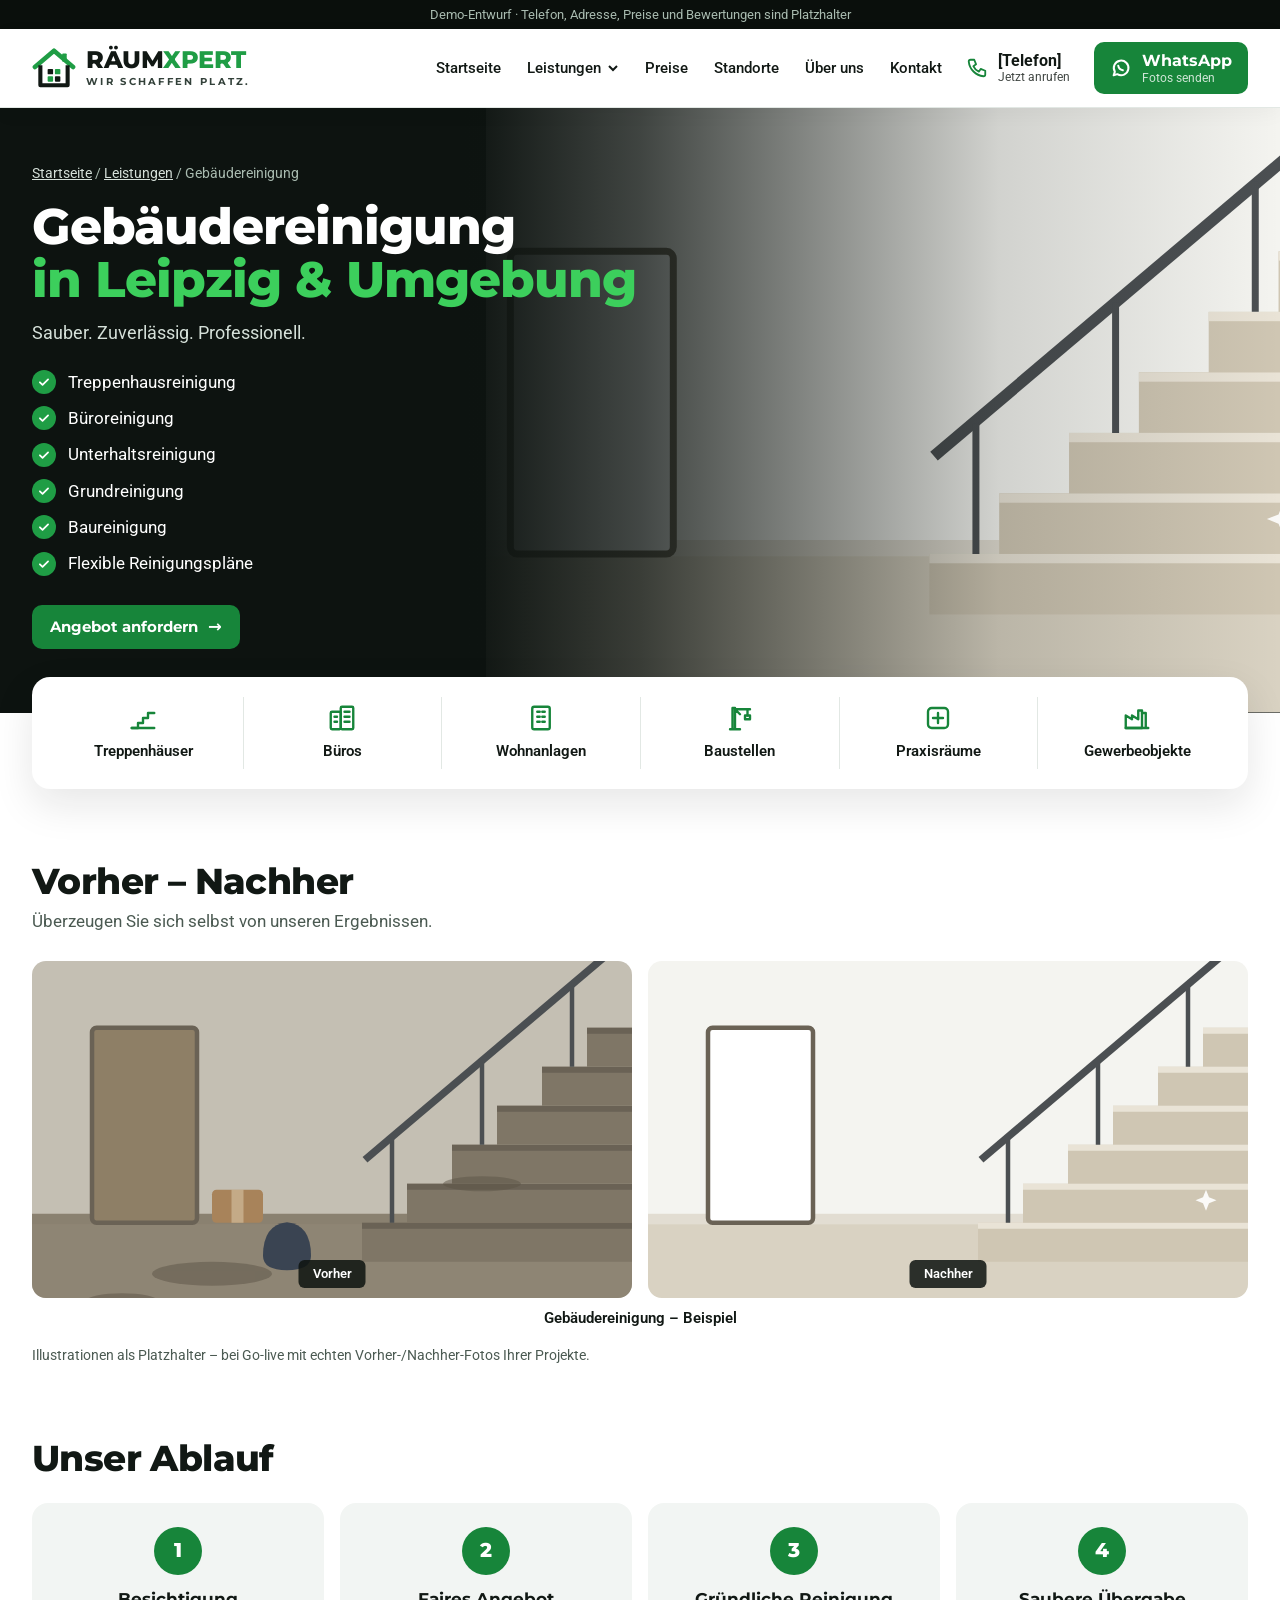
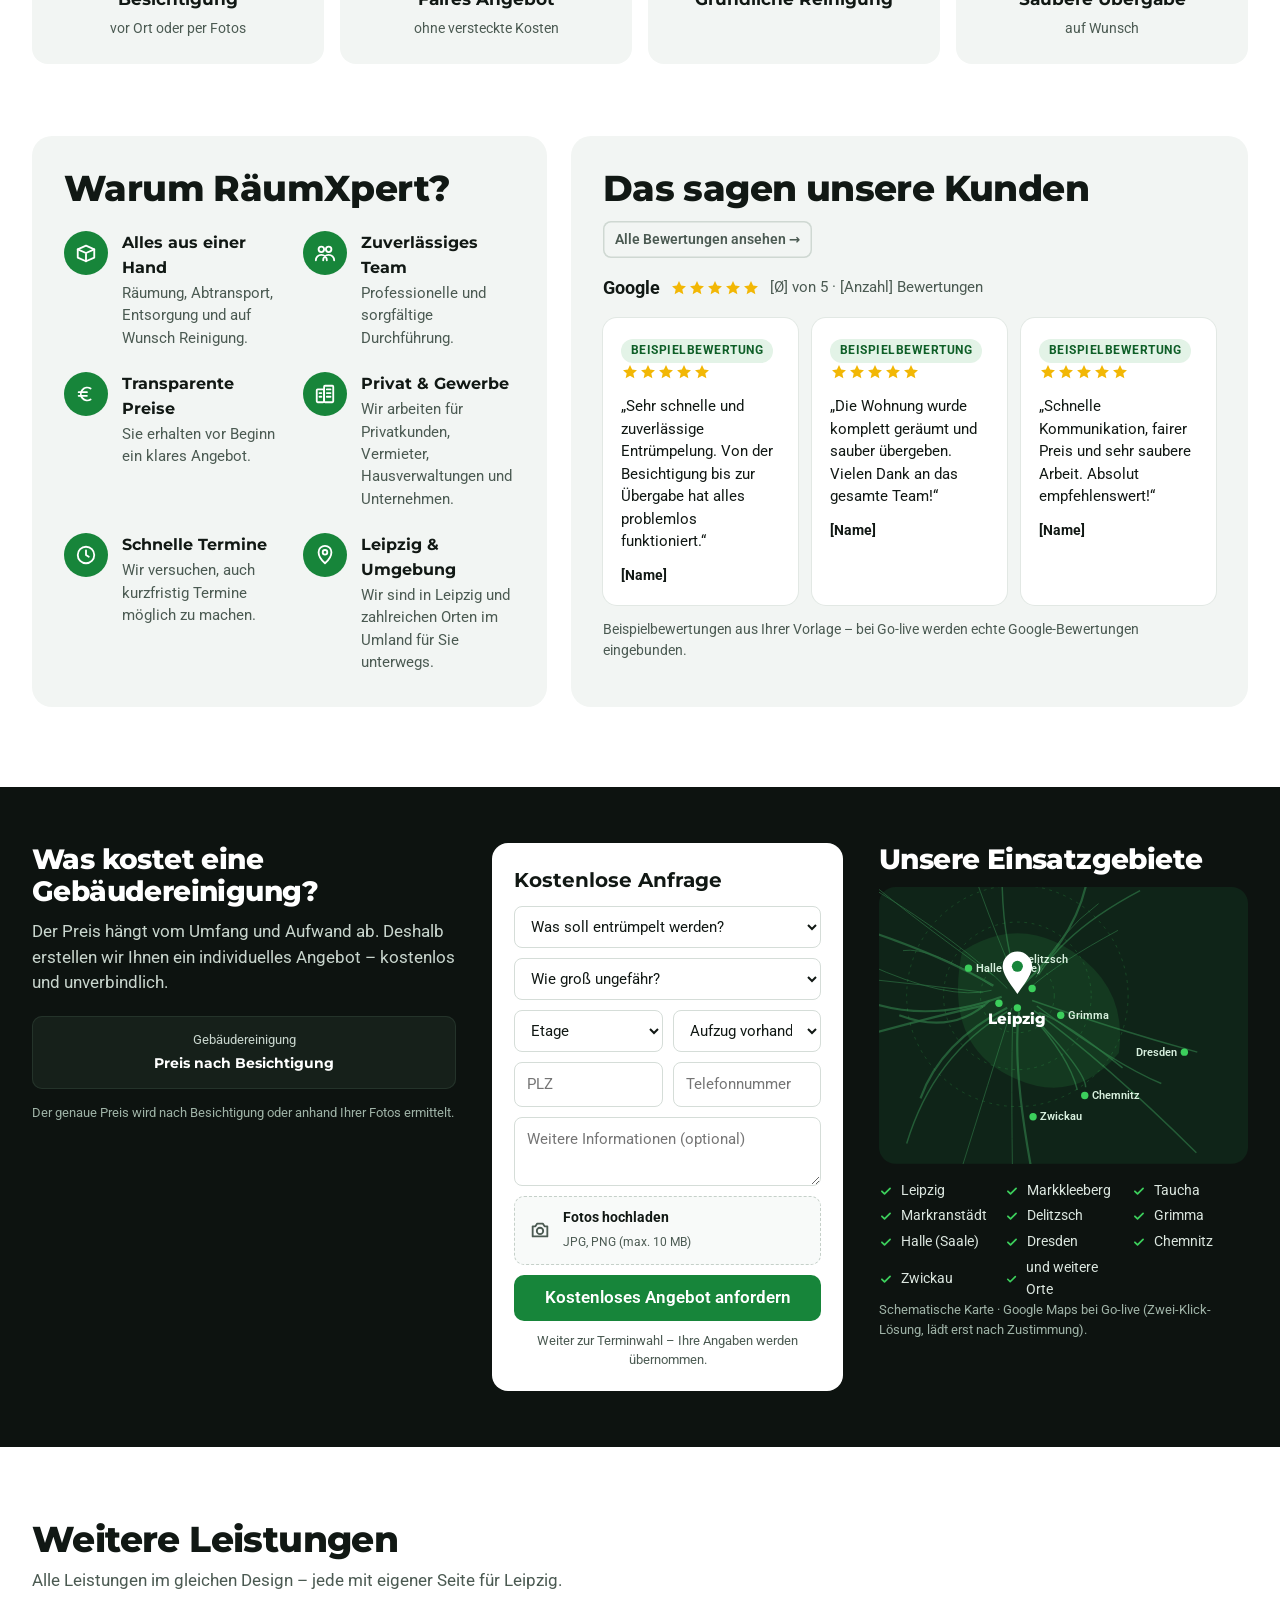
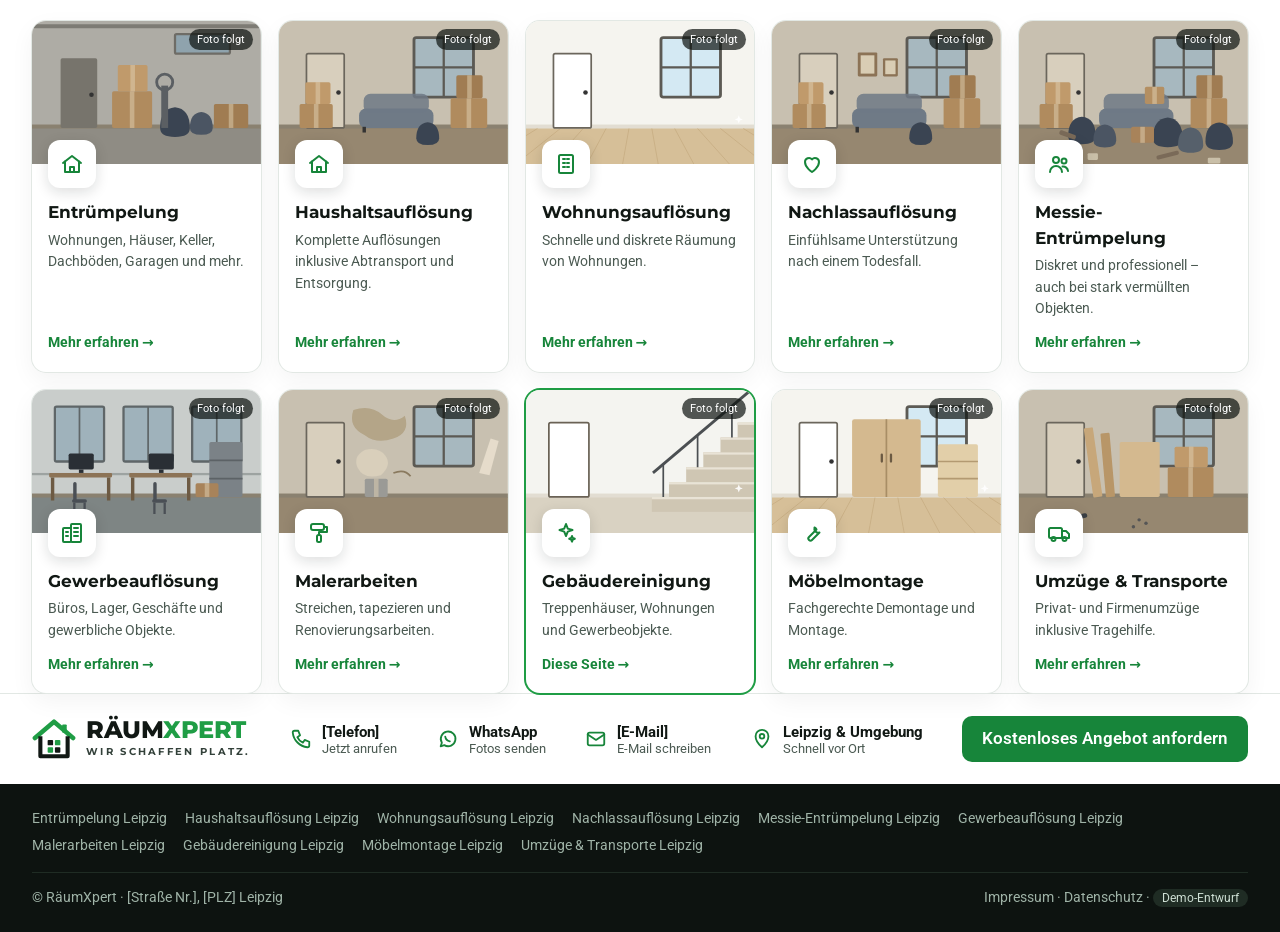
<file: gebaeudereinigung-leipzig.html>
<!doctype html>
<html lang="de"><head><meta charset="utf-8"><meta name="viewport" content="width=device-width, initial-scale=1">
<title>Gebäudereinigung Leipzig &amp; Umgebung | RäumXpert</title><meta name="description" content="Gebäudereinigung in Leipzig und Umgebung: Sauber. Zuverlässig. Professionell. Kostenlose Anfrage per Formular, Telefon oder WhatsApp."><meta name="robots" content="noindex, nofollow">
<link rel="canonical" href="https://entruempelung-leipzig.vercel.app/gebaeudereinigung-leipzig"><meta property="og:title" content="Gebäudereinigung Leipzig &amp; Umgebung | RäumXpert"><meta property="og:description" content="Gebäudereinigung in Leipzig und Umgebung: Sauber. Zuverlässig. Professionell. Kostenlose Anfrage per Formular, Telefon oder WhatsApp."><meta property="og:locale" content="de_DE"><meta property="og:type" content="website">
<meta name="theme-color" content="#0d1310"><link rel="icon" href="/favicon.svg" type="image/svg+xml">
<link rel="preload" href="/fonts/montserrat-600-800-latin.woff2" as="font" type="font/woff2" crossorigin><link rel="stylesheet" href="/styles.css">
<script type="application/ld+json">{"@context": "https://schema.org", "@graph": [{"@type": "Service", "serviceType": "Gebäudereinigung", "areaServed": "Leipzig und Umgebung", "provider": {"@type": "LocalBusiness", "name": "RäumXpert"}, "url": "https://entruempelung-leipzig.vercel.app/gebaeudereinigung-leipzig"}, {"@type": "BreadcrumbList", "itemListElement": [{"@type": "ListItem", "position": 1, "name": "Startseite", "item": "https://entruempelung-leipzig.vercel.app/"}, {"@type": "ListItem", "position": 2, "name": "Gebäudereinigung", "item": "https://entruempelung-leipzig.vercel.app/gebaeudereinigung-leipzig"}]}]}</script>
</head><body>
<div class="demobar">Demo-Entwurf · Telefon, Adresse, Preise und Bewertungen sind Platzhalter</div>
<header class="hdr"><div class="wrap nav"><a class="logo" href="/" aria-label="RäumXpert – Startseite"><svg width="44" height="40" viewBox="0 0 48 44" aria-hidden="true"><path d="M3 21L24 3l21 18" fill="none" stroke="#1f9d45" stroke-width="5" stroke-linecap="round" stroke-linejoin="round"/><rect x="33" y="6" width="5" height="9" rx="1" fill="#1f9d45"/><path d="M9 19v22h30V19" fill="none" stroke="#111814" stroke-width="4.5" stroke-linejoin="round"/><g><rect x="17" y="23" width="6" height="6" rx="1" fill="#111814"/><rect x="25" y="23" width="6" height="6" rx="1" fill="#1f9d45"/><rect x="17" y="31" width="6" height="6" rx="1" fill="#1f9d45"/><rect x="25" y="31" width="6" height="6" rx="1" fill="#111814"/></g></svg><span><b>RÄUM<em>XPERT</em></b><small>WIR SCHAFFEN PLATZ.</small></span></a>
<nav class="mainnav" aria-label="Hauptnavigation"><a href="/">Startseite</a>
<div class="dd"><button type="button" aria-haspopup="true">Leistungen <svg width="12" height="12" viewBox="0 0 12 12" aria-hidden="true"><path d="M2 4l4 4 4-4" stroke="currentColor" stroke-width="2" fill="none"/></svg></button><div class="ddm"><a href="/entruempelung-leipzig"><svg width="20" height="20" viewBox="0 0 24 24" fill="none" stroke="#17853a" stroke-width="2" stroke-linecap="round" stroke-linejoin="round" aria-hidden="true"><path d="M3 11l9-7 9 7"/><path d="M5 9.5V20h14V9.5"/><path d="M10 20v-5h4v5"/></svg><span>Entrümpelung</span></a><a href="/haushaltsaufloesung-leipzig"><svg width="20" height="20" viewBox="0 0 24 24" fill="none" stroke="#17853a" stroke-width="2" stroke-linecap="round" stroke-linejoin="round" aria-hidden="true"><path d="M3 11l9-7 9 7"/><path d="M5 9.5V20h14V9.5"/><path d="M10 20v-5h4v5"/></svg><span>Haushaltsauflösung</span></a><a href="/wohnungsaufloesung-leipzig"><svg width="20" height="20" viewBox="0 0 24 24" fill="none" stroke="#17853a" stroke-width="2" stroke-linecap="round" stroke-linejoin="round" aria-hidden="true"><rect x="5" y="3" width="14" height="18" rx="1.5"/><path d="M9 7h2M13 7h2M9 11h2M13 11h2M9 15h2M13 15h2"/></svg><span>Wohnungsauflösung</span></a><a href="/nachlassaufloesung-leipzig"><svg width="20" height="20" viewBox="0 0 24 24" fill="none" stroke="#17853a" stroke-width="2" stroke-linecap="round" stroke-linejoin="round" aria-hidden="true"><path d="M12 20s-7-4.4-7-10a4 4 0 0 1 7-2.6A4 4 0 0 1 19 10c0 5.6-7 10-7 10z"/></svg><span>Nachlassauflösung</span></a><a href="/messie-entruempelung-leipzig"><svg width="20" height="20" viewBox="0 0 24 24" fill="none" stroke="#17853a" stroke-width="2" stroke-linecap="round" stroke-linejoin="round" aria-hidden="true"><circle cx="9" cy="8" r="3"/><path d="M3 20a6 6 0 0 1 12 0"/><circle cx="17" cy="9" r="2.5"/><path d="M15.5 14.5A5 5 0 0 1 21 19"/></svg><span>Messie-Entrümpelung</span></a><a href="/gewerbeaufloesung-leipzig"><svg width="20" height="20" viewBox="0 0 24 24" fill="none" stroke="#17853a" stroke-width="2" stroke-linecap="round" stroke-linejoin="round" aria-hidden="true"><rect x="3" y="7" width="8" height="14" rx="1"/><rect x="11" y="3" width="10" height="18" rx="1"/><path d="M14 7h4M14 11h4M14 15h4M6 11h2M6 15h2"/></svg><span>Gewerbeauflösung</span></a><a href="/malerarbeiten-leipzig"><svg width="20" height="20" viewBox="0 0 24 24" fill="none" stroke="#17853a" stroke-width="2" stroke-linecap="round" stroke-linejoin="round" aria-hidden="true"><rect x="4" y="3" width="13" height="6" rx="2"/><path d="M17 6h3v5h-8v3"/><rect x="10" y="14" width="4" height="7" rx="1.5"/></svg><span>Malerarbeiten</span></a><a href="/gebaeudereinigung-leipzig" aria-current=page><svg width="20" height="20" viewBox="0 0 24 24" fill="none" stroke="#17853a" stroke-width="2" stroke-linecap="round" stroke-linejoin="round" aria-hidden="true"><path d="M12 3l1.8 4.6L18.5 9l-4.7 1.6L12 15l-1.8-4.4L5.5 9l4.7-1.4z"/><path d="M18 15l.8 2 2 .8-2 .8-.8 2-.8-2-2-.8 2-.8z"/></svg><span>Gebäudereinigung</span></a><a href="/moebelmontage-leipzig"><svg width="20" height="20" viewBox="0 0 24 24" fill="none" stroke="#17853a" stroke-width="2" stroke-linecap="round" stroke-linejoin="round" aria-hidden="true"><path d="M14.5 6.5a4 4 0 0 0 5 5L12 19a2.1 2.1 0 0 1-3-3l7.5-7.5a4 4 0 0 0-2-2z"/></svg><span>Möbelmontage</span></a><a href="/umzuege-transporte-leipzig"><svg width="20" height="20" viewBox="0 0 24 24" fill="none" stroke="#17853a" stroke-width="2" stroke-linecap="round" stroke-linejoin="round" aria-hidden="true"><rect x="2" y="7" width="13" height="10" rx="1.5"/><path d="M15 10h4l3 3v4h-7"/><circle cx="6.5" cy="18" r="2"/><circle cx="17.5" cy="18" r="2"/></svg><span>Umzüge &amp; Transporte</span></a></div></div>
<a href="/#preise">Preise</a><a href="/#einsatzgebiet">Standorte</a><a href="/#warum">Über uns</a><a href="/#kontakt">Kontakt</a></nav>
<a class="hphone" href="tel:"><svg width="22" height="22" viewBox="0 0 24 24" fill="none" stroke="#17853a" stroke-width="2" stroke-linecap="round" stroke-linejoin="round" aria-hidden="true"><path d="M5 3h4l2 5-3 2a12 12 0 0 0 6 6l2-3 5 2v4a2 2 0 0 1-2 2A18 18 0 0 1 3 5a2 2 0 0 1 2-2z"/></svg><span><b>[Telefon]</b><small>Jetzt anrufen</small></span></a>
<a class="btn wa hwa" href="https://wa.me/" aria-label="WhatsApp – Fotos senden"><svg width="22" height="22" viewBox="0 0 24 24" fill="none" stroke="#fff" stroke-width="2.2" stroke-linecap="round" stroke-linejoin="round" aria-hidden="true"><path d="M4 20l1.3-4A8 8 0 1 1 8 18.7z"/><path d="M9 9.5c.4 2.6 2.4 4.6 5 5"/></svg><span><b>WhatsApp</b><small>Fotos senden</small></span></a>
<details class="mnav"><summary aria-label="Menü"><span></span><span></span><span></span></summary><div class="mpanel"><a href="/">Startseite</a><p>Leistungen</p><a href="/entruempelung-leipzig">Entrümpelung</a><a href="/haushaltsaufloesung-leipzig">Haushaltsauflösung</a><a href="/wohnungsaufloesung-leipzig">Wohnungsauflösung</a><a href="/nachlassaufloesung-leipzig">Nachlassauflösung</a><a href="/messie-entruempelung-leipzig">Messie-Entrümpelung</a><a href="/gewerbeaufloesung-leipzig">Gewerbeauflösung</a><a href="/malerarbeiten-leipzig">Malerarbeiten</a><a href="/gebaeudereinigung-leipzig">Gebäudereinigung</a><a href="/moebelmontage-leipzig">Möbelmontage</a><a href="/umzuege-transporte-leipzig">Umzüge &amp; Transporte</a><a href="/#preise">Preise</a><a href="/#kontakt">Kontakt</a><a class="btn" href="/kostenlose-anfrage">Kostenlose Anfrage</a></div></details>
</div></header><main><section class="hero shero"><div class="sbg"><svg viewBox="0 0 400 260" preserveAspectRatio="xMidYMid slice" aria-hidden="true"><rect width="400" height="260" fill="#f4f4f0"/><polygon points="0,192 400,192 400,260 0,260" fill="#d9d2c2"/><rect y="186" width="400" height="7" fill="#e2ddd2"/><rect x="220" y="192" width="180" height="26" fill="#cfc6b3"/><rect x="220" y="192" width="180" height="4" fill="#e9e3d6"/><rect x="250" y="166" width="150" height="26" fill="#cfc6b3"/><rect x="250" y="166" width="150" height="4" fill="#e9e3d6"/><rect x="280" y="140" width="120" height="26" fill="#cfc6b3"/><rect x="280" y="140" width="120" height="4" fill="#e9e3d6"/><rect x="310" y="114" width="90" height="26" fill="#cfc6b3"/><rect x="310" y="114" width="90" height="4" fill="#e9e3d6"/><rect x="340" y="88" width="60" height="26" fill="#cfc6b3"/><rect x="340" y="88" width="60" height="4" fill="#e9e3d6"/><rect x="370" y="62" width="30" height="26" fill="#cfc6b3"/><rect x="370" y="62" width="30" height="4" fill="#e9e3d6"/><path d="M222 150 L392 6" stroke="#4b4f52" stroke-width="5"/><path d="M240 192v-56M300 140v-56M360 88v-56" stroke="#4b4f52" stroke-width="3"/><rect x="40" y="62" width="70" height="130" rx="3" fill="#ffffff" stroke="#6a6255" stroke-width="3"/><g fill="#ffffff" opacity=".9"><path d="M84 92l3 8 8 3-8 3-3 8-3-8-8-3 8-3z"/><path d="M372 170l2 5 5 2-5 2-2 5-2-5-5-2 5-2z"/></g></svg></div><div class="wrap"><div class="htxt">
<nav class="crumb" aria-label="Brotkrumen"><a href="/">Startseite</a> / <a href="/#leistungen">Leistungen</a> / Gebäudereinigung</nav>
<h1>Gebäude&shy;reinigung <span>in Leipzig &amp; Umgebung</span></h1><p class="lead">Sauber. Zuverlässig. Professionell.</p><ul class="chk"><li><i><svg width="14" height="14" viewBox="0 0 24 24" fill="none" stroke="#fff" stroke-width="3" stroke-linecap="round" stroke-linejoin="round" aria-hidden="true"><path d="M5 12.5l4.5 4.5L19 7.5"/></svg></i>Treppenhausreinigung</li><li><i><svg width="14" height="14" viewBox="0 0 24 24" fill="none" stroke="#fff" stroke-width="3" stroke-linecap="round" stroke-linejoin="round" aria-hidden="true"><path d="M5 12.5l4.5 4.5L19 7.5"/></svg></i>Büroreinigung</li><li><i><svg width="14" height="14" viewBox="0 0 24 24" fill="none" stroke="#fff" stroke-width="3" stroke-linecap="round" stroke-linejoin="round" aria-hidden="true"><path d="M5 12.5l4.5 4.5L19 7.5"/></svg></i>Unterhaltsreinigung</li><li><i><svg width="14" height="14" viewBox="0 0 24 24" fill="none" stroke="#fff" stroke-width="3" stroke-linecap="round" stroke-linejoin="round" aria-hidden="true"><path d="M5 12.5l4.5 4.5L19 7.5"/></svg></i>Grundreinigung</li><li><i><svg width="14" height="14" viewBox="0 0 24 24" fill="none" stroke="#fff" stroke-width="3" stroke-linecap="round" stroke-linejoin="round" aria-hidden="true"><path d="M5 12.5l4.5 4.5L19 7.5"/></svg></i>Baureinigung</li><li><i><svg width="14" height="14" viewBox="0 0 24 24" fill="none" stroke="#fff" stroke-width="3" stroke-linecap="round" stroke-linejoin="round" aria-hidden="true"><path d="M5 12.5l4.5 4.5L19 7.5"/></svg></i>Flexible Reinigungspläne</li></ul>
<a class="btn big" href="/kostenlose-anfrage?leistung=gebaeudereinigung"><b>Angebot anfordern</b> <span class="arr">→</span></a></div></div></section>
<div class="wrap"><ul class="objrow"><li><svg width="30" height="30" viewBox="0 0 24 24" fill="none" stroke="#17853a" stroke-width="1.9" stroke-linecap="round" stroke-linejoin="round" aria-hidden="true"><path d="M3 20h5v-4h4v-4h4V8h5"/><path d="M3 20h18"/></svg><span>Treppenhäuser</span></li><li><svg width="30" height="30" viewBox="0 0 24 24" fill="none" stroke="#17853a" stroke-width="1.9" stroke-linecap="round" stroke-linejoin="round" aria-hidden="true"><rect x="3" y="7" width="8" height="14" rx="1"/><rect x="11" y="3" width="10" height="18" rx="1"/><path d="M14 7h4M14 11h4M14 15h4M6 11h2M6 15h2"/></svg><span>Büros</span></li><li><svg width="30" height="30" viewBox="0 0 24 24" fill="none" stroke="#17853a" stroke-width="1.9" stroke-linecap="round" stroke-linejoin="round" aria-hidden="true"><rect x="5" y="3" width="14" height="18" rx="1.5"/><path d="M9 7h2M13 7h2M9 11h2M13 11h2M9 15h2M13 15h2"/></svg><span>Wohnanlagen</span></li><li><svg width="30" height="30" viewBox="0 0 24 24" fill="none" stroke="#17853a" stroke-width="1.9" stroke-linecap="round" stroke-linejoin="round" aria-hidden="true"><path d="M6 21V4h2v17M4 21h8M8 5h12M8 5l4 4M18 5v5"/><rect x="16" y="10" width="4" height="3"/></svg><span>Baustellen</span></li><li><svg width="30" height="30" viewBox="0 0 24 24" fill="none" stroke="#17853a" stroke-width="1.9" stroke-linecap="round" stroke-linejoin="round" aria-hidden="true"><rect x="4" y="4" width="16" height="16" rx="3"/><path d="M12 8v8M8 12h8"/></svg><span>Praxisräume</span></li><li><svg width="30" height="30" viewBox="0 0 24 24" fill="none" stroke="#17853a" stroke-width="1.9" stroke-linecap="round" stroke-linejoin="round" aria-hidden="true"><path d="M3 20V10l5 3V10l5 3V6h3v14z"/><path d="M16 8h3v12h-3M3 20h18"/></svg><span>Gewerbeobjekte</span></li></ul></div>
<section class="wrap sec" id="vorher-nachher"><h2>Vorher – Nachher</h2><p class="sub">Überzeugen Sie sich selbst von unseren Ergebnissen.</p><div class="pairs n1"><figure class="pair big"><div class="pp"><div><svg viewBox="0 0 400 260" preserveAspectRatio="xMidYMid slice" aria-hidden="true"><rect width="400" height="260" fill="#c4bfb3"/><polygon points="0,192 400,192 400,260 0,260" fill="#8e8574"/><rect y="186" width="400" height="7" fill="#8a8170"/><rect x="220" y="192" width="180" height="26" fill="#7f7666"/><rect x="220" y="192" width="180" height="4" fill="#6a6255"/><rect x="250" y="166" width="150" height="26" fill="#7f7666"/><rect x="250" y="166" width="150" height="4" fill="#6a6255"/><rect x="280" y="140" width="120" height="26" fill="#7f7666"/><rect x="280" y="140" width="120" height="4" fill="#6a6255"/><rect x="310" y="114" width="90" height="26" fill="#7f7666"/><rect x="310" y="114" width="90" height="4" fill="#6a6255"/><rect x="340" y="88" width="60" height="26" fill="#7f7666"/><rect x="340" y="88" width="60" height="4" fill="#6a6255"/><rect x="370" y="62" width="30" height="26" fill="#7f7666"/><rect x="370" y="62" width="30" height="4" fill="#6a6255"/><path d="M222 150 L392 6" stroke="#4b4f52" stroke-width="5"/><path d="M240 192v-56M300 140v-56M360 88v-56" stroke="#4b4f52" stroke-width="3"/><rect x="40" y="62" width="70" height="130" rx="3" fill="#8e7f66" stroke="#6a6255" stroke-width="3"/><g fill="#5d5547" opacity=".5"><ellipse cx="120" cy="226" rx="40" ry="8"/><ellipse cx="300" cy="166" rx="26" ry="5"/><ellipse cx="60" cy="244" rx="24" ry="5"/></g><path d="M154 214 q0 -20.8 16 -22.4 q16 1.6 16 22.4 q0 9.6 -16 9.6 q-16 0 -16 -9.6z" fill="#3a4452"/><rect x="120" y="170" width="34" height="22" rx="3" fill="#a8835a"/><rect x="133.0" y="170" width="8" height="22" fill="#e2d2b4" opacity=".5"/></svg><span>Vorher</span></div><div><svg viewBox="0 0 400 260" preserveAspectRatio="xMidYMid slice" aria-hidden="true"><rect width="400" height="260" fill="#f4f4f0"/><polygon points="0,192 400,192 400,260 0,260" fill="#d9d2c2"/><rect y="186" width="400" height="7" fill="#e2ddd2"/><rect x="220" y="192" width="180" height="26" fill="#cfc6b3"/><rect x="220" y="192" width="180" height="4" fill="#e9e3d6"/><rect x="250" y="166" width="150" height="26" fill="#cfc6b3"/><rect x="250" y="166" width="150" height="4" fill="#e9e3d6"/><rect x="280" y="140" width="120" height="26" fill="#cfc6b3"/><rect x="280" y="140" width="120" height="4" fill="#e9e3d6"/><rect x="310" y="114" width="90" height="26" fill="#cfc6b3"/><rect x="310" y="114" width="90" height="4" fill="#e9e3d6"/><rect x="340" y="88" width="60" height="26" fill="#cfc6b3"/><rect x="340" y="88" width="60" height="4" fill="#e9e3d6"/><rect x="370" y="62" width="30" height="26" fill="#cfc6b3"/><rect x="370" y="62" width="30" height="4" fill="#e9e3d6"/><path d="M222 150 L392 6" stroke="#4b4f52" stroke-width="5"/><path d="M240 192v-56M300 140v-56M360 88v-56" stroke="#4b4f52" stroke-width="3"/><rect x="40" y="62" width="70" height="130" rx="3" fill="#ffffff" stroke="#6a6255" stroke-width="3"/><g fill="#ffffff" opacity=".9"><path d="M84 92l3 8 8 3-8 3-3 8-3-8-8-3 8-3z"/><path d="M372 170l2 5 5 2-5 2-2 5-2-5-5-2 5-2z"/></g></svg><span>Nachher</span></div></div><figcaption>Gebäudereinigung – Beispiel</figcaption></figure></div><p class="note">Illustrationen als Platzhalter – bei Go-live mit echten Vorher-/Nachher-Fotos Ihrer Projekte.</p></section>
<section class="wrap sec"><h2>Unser Ablauf</h2><ol class="abl"><li><span class="n">1</span><b>Besichtigung</b><small>vor Ort oder per Fotos</small></li><li><span class="n">2</span><b>Faires Angebot</b><small>ohne versteckte Kosten</small></li><li><span class="n">3</span><b>Gründliche Reinigung</b><small></small></li><li><span class="n">4</span><b>Saubere Übergabe</b><small>auf Wunsch</small></li></ol></section>
<section class="wrap sec wr" id="warum"><div class="whybox"><h2>Warum RäumXpert?</h2><ul class="why"><li><span class="wico"><svg width="22" height="22" viewBox="0 0 24 24" fill="none" stroke="#fff" stroke-width="2" stroke-linecap="round" stroke-linejoin="round" aria-hidden="true"><path d="M3 8l9-4 9 4v9l-9 4-9-4z"/><path d="M3 8l9 4 9-4M12 12v9"/></svg></span><div><h3>Alles aus einer Hand</h3><p>Räumung, Abtransport, Entsorgung und auf Wunsch Reinigung.</p></div></li><li><span class="wico"><svg width="22" height="22" viewBox="0 0 24 24" fill="none" stroke="#fff" stroke-width="2" stroke-linecap="round" stroke-linejoin="round" aria-hidden="true"><circle cx="8" cy="8" r="3"/><circle cx="16" cy="8" r="3"/><path d="M2 20a6 6 0 0 1 12 0M10 20a6 6 0 0 1 12 0"/></svg></span><div><h3>Zuverlässiges Team</h3><p>Professionelle und sorgfältige Durchführung.</p></div></li><li><span class="wico"><svg width="22" height="22" viewBox="0 0 24 24" fill="none" stroke="#fff" stroke-width="2" stroke-linecap="round" stroke-linejoin="round" aria-hidden="true"><path d="M17 6a7 7 0 1 0 0 12"/><path d="M4 10h9M4 14h9"/></svg></span><div><h3>Transparente Preise</h3><p>Sie erhalten vor Beginn ein klares Angebot.</p></div></li><li><span class="wico"><svg width="22" height="22" viewBox="0 0 24 24" fill="none" stroke="#fff" stroke-width="2" stroke-linecap="round" stroke-linejoin="round" aria-hidden="true"><rect x="3" y="7" width="8" height="14" rx="1"/><rect x="11" y="3" width="10" height="18" rx="1"/><path d="M14 7h4M14 11h4M14 15h4M6 11h2M6 15h2"/></svg></span><div><h3>Privat &amp; Gewerbe</h3><p>Wir arbeiten für Privatkunden, Vermieter, Hausverwaltungen und Unternehmen.</p></div></li><li><span class="wico"><svg width="22" height="22" viewBox="0 0 24 24" fill="none" stroke="#fff" stroke-width="2" stroke-linecap="round" stroke-linejoin="round" aria-hidden="true"><circle cx="12" cy="12" r="9"/><path d="M12 7v5l3 2"/></svg></span><div><h3>Schnelle Termine</h3><p>Wir versuchen, auch kurzfristig Termine möglich zu machen.</p></div></li><li><span class="wico"><svg width="22" height="22" viewBox="0 0 24 24" fill="none" stroke="#fff" stroke-width="2" stroke-linecap="round" stroke-linejoin="round" aria-hidden="true"><path d="M12 21s-7-6-7-12a7 7 0 0 1 14 0c0 6-7 12-7 12z"/><circle cx="12" cy="9" r="2.5"/></svg></span><div><h3>Leipzig &amp; Umgebung</h3><p>Wir sind in Leipzig und zahlreichen Orten im Umland für Sie unterwegs.</p></div></li></ul></div>
<div class="revbox" id="bewertungen"><div class="rhead"><h2>Das sagen unsere Kunden</h2><span class="rbtn" aria-disabled="true">Alle Bewertungen ansehen →</span></div>
<div class="gscore"><b>Google</b><span class="stars"><svg width="18" height="18" viewBox="0 0 24 24" aria-hidden="true"><path d="M12 2.8l2.8 6 6.5.7-4.9 4.4 1.4 6.4L12 17l-5.8 3.3 1.4-6.4-4.9-4.4 6.5-.7z" fill="#f2b705"/></svg><svg width="18" height="18" viewBox="0 0 24 24" aria-hidden="true"><path d="M12 2.8l2.8 6 6.5.7-4.9 4.4 1.4 6.4L12 17l-5.8 3.3 1.4-6.4-4.9-4.4 6.5-.7z" fill="#f2b705"/></svg><svg width="18" height="18" viewBox="0 0 24 24" aria-hidden="true"><path d="M12 2.8l2.8 6 6.5.7-4.9 4.4 1.4 6.4L12 17l-5.8 3.3 1.4-6.4-4.9-4.4 6.5-.7z" fill="#f2b705"/></svg><svg width="18" height="18" viewBox="0 0 24 24" aria-hidden="true"><path d="M12 2.8l2.8 6 6.5.7-4.9 4.4 1.4 6.4L12 17l-5.8 3.3 1.4-6.4-4.9-4.4 6.5-.7z" fill="#f2b705"/></svg><svg width="18" height="18" viewBox="0 0 24 24" aria-hidden="true"><path d="M12 2.8l2.8 6 6.5.7-4.9 4.4 1.4 6.4L12 17l-5.8 3.3 1.4-6.4-4.9-4.4 6.5-.7z" fill="#f2b705"/></svg></span><span>[Ø] von 5 · [Anzahl] Bewertungen</span></div><div class="revs"><blockquote class="rev"><span class="bsp">Beispielbewertung</span><div class="stars"><svg width="18" height="18" viewBox="0 0 24 24" aria-hidden="true"><path d="M12 2.8l2.8 6 6.5.7-4.9 4.4 1.4 6.4L12 17l-5.8 3.3 1.4-6.4-4.9-4.4 6.5-.7z" fill="#f2b705"/></svg><svg width="18" height="18" viewBox="0 0 24 24" aria-hidden="true"><path d="M12 2.8l2.8 6 6.5.7-4.9 4.4 1.4 6.4L12 17l-5.8 3.3 1.4-6.4-4.9-4.4 6.5-.7z" fill="#f2b705"/></svg><svg width="18" height="18" viewBox="0 0 24 24" aria-hidden="true"><path d="M12 2.8l2.8 6 6.5.7-4.9 4.4 1.4 6.4L12 17l-5.8 3.3 1.4-6.4-4.9-4.4 6.5-.7z" fill="#f2b705"/></svg><svg width="18" height="18" viewBox="0 0 24 24" aria-hidden="true"><path d="M12 2.8l2.8 6 6.5.7-4.9 4.4 1.4 6.4L12 17l-5.8 3.3 1.4-6.4-4.9-4.4 6.5-.7z" fill="#f2b705"/></svg><svg width="18" height="18" viewBox="0 0 24 24" aria-hidden="true"><path d="M12 2.8l2.8 6 6.5.7-4.9 4.4 1.4 6.4L12 17l-5.8 3.3 1.4-6.4-4.9-4.4 6.5-.7z" fill="#f2b705"/></svg></div><p>„Sehr schnelle und zuverlässige Entrümpelung. Von der Besichtigung bis zur Übergabe hat alles problemlos funktioniert.“</p><cite>[Name]</cite></blockquote><blockquote class="rev"><span class="bsp">Beispielbewertung</span><div class="stars"><svg width="18" height="18" viewBox="0 0 24 24" aria-hidden="true"><path d="M12 2.8l2.8 6 6.5.7-4.9 4.4 1.4 6.4L12 17l-5.8 3.3 1.4-6.4-4.9-4.4 6.5-.7z" fill="#f2b705"/></svg><svg width="18" height="18" viewBox="0 0 24 24" aria-hidden="true"><path d="M12 2.8l2.8 6 6.5.7-4.9 4.4 1.4 6.4L12 17l-5.8 3.3 1.4-6.4-4.9-4.4 6.5-.7z" fill="#f2b705"/></svg><svg width="18" height="18" viewBox="0 0 24 24" aria-hidden="true"><path d="M12 2.8l2.8 6 6.5.7-4.9 4.4 1.4 6.4L12 17l-5.8 3.3 1.4-6.4-4.9-4.4 6.5-.7z" fill="#f2b705"/></svg><svg width="18" height="18" viewBox="0 0 24 24" aria-hidden="true"><path d="M12 2.8l2.8 6 6.5.7-4.9 4.4 1.4 6.4L12 17l-5.8 3.3 1.4-6.4-4.9-4.4 6.5-.7z" fill="#f2b705"/></svg><svg width="18" height="18" viewBox="0 0 24 24" aria-hidden="true"><path d="M12 2.8l2.8 6 6.5.7-4.9 4.4 1.4 6.4L12 17l-5.8 3.3 1.4-6.4-4.9-4.4 6.5-.7z" fill="#f2b705"/></svg></div><p>„Die Wohnung wurde komplett geräumt und sauber übergeben. Vielen Dank an das gesamte Team!“</p><cite>[Name]</cite></blockquote><blockquote class="rev"><span class="bsp">Beispielbewertung</span><div class="stars"><svg width="18" height="18" viewBox="0 0 24 24" aria-hidden="true"><path d="M12 2.8l2.8 6 6.5.7-4.9 4.4 1.4 6.4L12 17l-5.8 3.3 1.4-6.4-4.9-4.4 6.5-.7z" fill="#f2b705"/></svg><svg width="18" height="18" viewBox="0 0 24 24" aria-hidden="true"><path d="M12 2.8l2.8 6 6.5.7-4.9 4.4 1.4 6.4L12 17l-5.8 3.3 1.4-6.4-4.9-4.4 6.5-.7z" fill="#f2b705"/></svg><svg width="18" height="18" viewBox="0 0 24 24" aria-hidden="true"><path d="M12 2.8l2.8 6 6.5.7-4.9 4.4 1.4 6.4L12 17l-5.8 3.3 1.4-6.4-4.9-4.4 6.5-.7z" fill="#f2b705"/></svg><svg width="18" height="18" viewBox="0 0 24 24" aria-hidden="true"><path d="M12 2.8l2.8 6 6.5.7-4.9 4.4 1.4 6.4L12 17l-5.8 3.3 1.4-6.4-4.9-4.4 6.5-.7z" fill="#f2b705"/></svg><svg width="18" height="18" viewBox="0 0 24 24" aria-hidden="true"><path d="M12 2.8l2.8 6 6.5.7-4.9 4.4 1.4 6.4L12 17l-5.8 3.3 1.4-6.4-4.9-4.4 6.5-.7z" fill="#f2b705"/></svg></div><p>„Schnelle Kommunikation, fairer Preis und sehr saubere Arbeit. Absolut empfehlenswert!“</p><cite>[Name]</cite></blockquote></div>
<p class="note">Beispielbewertungen aus Ihrer Vorlage – bei Go-live werden echte Google-Bewertungen eingebunden.</p></div></section><section class="cband" id="kontakt"><div class="wrap cgrid"><div id="preise"><h2>Was kostet eine Gebäudereinigung?</h2><p>Der Preis hängt vom Umfang und Aufwand ab. Deshalb erstellen wir Ihnen ein individuelles Angebot – kostenlos und unverbindlich.</p><div class="ptiles one"><div class="pt"><span>Gebäudereinigung</span><b>Preis nach Besichtigung</b></div></div><p class="small">Der genaue Preis wird nach Besichtigung oder anhand Ihrer Fotos ermittelt.</p></div><form class="qform" id="qform" data-leistung="Gebäudereinigung" novalidate><h3>Kostenlose Anfrage</h3>
<label class="sr" for="q1">Was soll entrümpelt werden?</label><select id="q1" name="objekt"><option value="">Was soll entrümpelt werden?</option><option>Keller</option><option>Dachboden</option><option>Garage</option><option>1-Zimmer-Wohnung</option><option>2-Zimmer-Wohnung</option><option>3-Zimmer-Wohnung</option><option>Haus</option><option>Gewerbeobjekt</option><option>Sonstiges</option></select>
<label class="sr" for="q2">Wie groß ungefähr?</label><select id="q2" name="umfang"><option value="">Wie groß ungefähr?</option><option>bis 20 m²</option><option>20–50 m²</option><option>50–80 m²</option><option>80–120 m²</option><option>über 120 m²</option></select>
<div class="r2"><select id="q3" name="etage" aria-label="Etage"><option value="">Etage</option><option>Erdgeschoss</option><option>1. OG</option><option>2. OG</option><option>3. OG</option><option>4. OG oder höher</option><option>Keller</option></select><select id="q4" name="aufzug" aria-label="Aufzug vorhanden?"><option value="">Aufzug vorhanden?</option><option>Ja</option><option>Nein</option></select></div>
<div class="r2"><input id="q5" name="plz" placeholder="PLZ" inputmode="numeric" aria-label="PLZ"><input id="q6" name="tel" placeholder="Telefonnummer" type="tel" aria-label="Telefonnummer"></div>
<textarea id="q7" name="info" rows="2" placeholder="Weitere Informationen (optional)" aria-label="Weitere Informationen"></textarea>
<label class="up"><svg width="22" height="22" viewBox="0 0 24 24" fill="none" stroke="#4b5a52" stroke-width="2" stroke-linecap="round" stroke-linejoin="round" aria-hidden="true"><path d="M4 8h3l2-3h6l2 3h3v11H4z"/><circle cx="12" cy="13" r="3.5"/></svg><span><b>Fotos hochladen</b><small>JPG, PNG (max. 10 MB)</small></span><input type="file" accept="image/*" multiple></label>
<button class="btn" type="submit">Kostenloses Angebot anfordern</button><p class="fnote">Weiter zur Terminwahl – Ihre Angaben werden übernommen.</p></form><div id="einsatzgebiet"><h2>Unsere Einsatzgebiete</h2><div class="mapw"><div class="map"><svg viewBox="0 0 400 300" role="img" aria-label="Schematische Karte: Leipzig und Umgebung"><rect width="400" height="300" rx="18" fill="#0f2418"/><path d="M144 131 Q119 211 89 307" stroke="#2a6b3f" stroke-width="1" fill="none" opacity=".8"/><path d="M164 109 Q196 81 259 47" stroke="#2a6b3f" stroke-width="1" fill="none" opacity=".8"/><path d="M156 106 Q218 49 227 -16" stroke="#2a6b3f" stroke-width="2.4" fill="none" opacity=".8"/><path d="M166 123 Q251 153 345 179" stroke="#2a6b3f" stroke-width="1.6" fill="none" opacity=".8"/><path d="M122 107 Q55 64 26 69" stroke="#2a6b3f" stroke-width="1" fill="none" opacity=".8"/><path d="M124 107 Q67 73 -23 44" stroke="#2a6b3f" stroke-width="2.4" fill="none" opacity=".8"/><path d="M139 131 Q67 168 45 229" stroke="#2a6b3f" stroke-width="2.4" fill="none" opacity=".8"/><path d="M173 95 Q205 45 283 4" stroke="#2a6b3f" stroke-width="1.6" fill="none" opacity=".8"/><path d="M164 138 Q206 184 215 220" stroke="#2a6b3f" stroke-width="1.6" fill="none" opacity=".8"/><path d="M139 135 Q59 182 30 278" stroke="#2a6b3f" stroke-width="1.6" fill="none" opacity=".8"/><path d="M120 123 Q80 161 22 139" stroke="#2a6b3f" stroke-width="2.4" fill="none" opacity=".8"/><path d="M145 139 Q143 213 145 327" stroke="#2a6b3f" stroke-width="1" fill="none" opacity=".8"/><path d="M133 119 Q56 147 -10 125" stroke="#2a6b3f" stroke-width="2.4" fill="none" opacity=".8"/><path d="M171 129 Q257 193 306 213" stroke="#2a6b3f" stroke-width="1.6" fill="none" opacity=".8"/><path d="M139 80 Q94 -30 81 -89" stroke="#2a6b3f" stroke-width="1" fill="none" opacity=".8"/><path d="M152 135 Q144 190 165 305" stroke="#2a6b3f" stroke-width="2.4" fill="none" opacity=".8"/><path d="M122 112 Q76 124 -14 83" stroke="#2a6b3f" stroke-width="1" fill="none" opacity=".8"/><path d="M115 128 Q12 151 -98 186" stroke="#2a6b3f" stroke-width="2.4" fill="none" opacity=".8"/><path d="M173 136 Q201 145 264 196" stroke="#2a6b3f" stroke-width="1.6" fill="none" opacity=".8"/><path d="M139 110 Q92 62 -9 0" stroke="#2a6b3f" stroke-width="1" fill="none" opacity=".8"/><path d="M170 98 Q195 50 238 18" stroke="#2a6b3f" stroke-width="1" fill="none" opacity=".8"/><path d="M168 134 Q245 190 344 288" stroke="#2a6b3f" stroke-width="1.6" fill="none" opacity=".8"/><path d="M148 94 Q125 25 138 -98" stroke="#2a6b3f" stroke-width="1.6" fill="none" opacity=".8"/><path d="M166 139 Q224 200 224 217" stroke="#2a6b3f" stroke-width="1.6" fill="none" opacity=".8"/><path d="M113 114 Q49 106 -20 99" stroke="#2a6b3f" stroke-width="1" fill="none" opacity=".8"/><path d="M124 96 Q27 27 -38 -29" stroke="#2a6b3f" stroke-width="1" fill="none" opacity=".8"/><circle cx="150" cy="118" r="40" fill="none" stroke="#3ccf5c" stroke-opacity=".22" stroke-dasharray="3 5"/><circle cx="150" cy="118" r="80" fill="none" stroke="#3ccf5c" stroke-opacity=".22" stroke-dasharray="3 5"/><circle cx="150" cy="118" r="120" fill="none" stroke="#3ccf5c" stroke-opacity=".22" stroke-dasharray="3 5"/><path d="M90 70q60-40 120 0t50 110q-50 60-120 24t-50-134z" fill="#3ccf5c" opacity=".12"/><circle cx="150" cy="131" r="4" fill="#3ccf5c"/><circle cx="166" cy="110" r="4" fill="#3ccf5c"/><circle cx="130" cy="126" r="4" fill="#3ccf5c"/><circle cx="146" cy="78" r="4" fill="#3ccf5c"/><text x="154" y="82" text-anchor="start" font-size="12" font-weight="600" fill="#d7efdd" font-family="Roboto,sans-serif">Delitzsch</text><circle cx="197" cy="139" r="4" fill="#3ccf5c"/><text x="205" y="143" text-anchor="start" font-size="12" font-weight="600" fill="#d7efdd" font-family="Roboto,sans-serif">Grimma</text><circle cx="97" cy="88" r="4" fill="#3ccf5c"/><text x="105" y="92" text-anchor="start" font-size="12" font-weight="600" fill="#d7efdd" font-family="Roboto,sans-serif">Halle (Saale)</text><circle cx="331" cy="179" r="4" fill="#3ccf5c"/><text x="323" y="183" text-anchor="end" font-size="12" font-weight="600" fill="#d7efdd" font-family="Roboto,sans-serif">Dresden</text><circle cx="223" cy="226" r="4" fill="#3ccf5c"/><text x="231" y="230" text-anchor="start" font-size="12" font-weight="600" fill="#d7efdd" font-family="Roboto,sans-serif">Chemnitz</text><circle cx="167" cy="249" r="4" fill="#3ccf5c"/><text x="175" y="253" text-anchor="start" font-size="12" font-weight="600" fill="#d7efdd" font-family="Roboto,sans-serif">Zwickau</text><g transform="translate(150 118)"><path d="M0 0c-10-14-16-22-16-30a16 16 0 0 1 32 0c0 8-6 16-16 30z" fill="#fff" transform="translate(0 -2)"/><circle cy="-32" r="6" fill="#17853a"/><text x="0" y="30" text-anchor="middle" font-size="16" font-weight="800" fill="#fff" font-family="Montserrat,sans-serif">Leipzig</text></g></svg></div><ul class="towns"><li><svg width="14" height="14" viewBox="0 0 24 24" fill="none" stroke="#3ccf5c" stroke-width="3" stroke-linecap="round" stroke-linejoin="round" aria-hidden="true"><path d="M5 12.5l4.5 4.5L19 7.5"/></svg>Leipzig</li><li><svg width="14" height="14" viewBox="0 0 24 24" fill="none" stroke="#3ccf5c" stroke-width="3" stroke-linecap="round" stroke-linejoin="round" aria-hidden="true"><path d="M5 12.5l4.5 4.5L19 7.5"/></svg>Markkleeberg</li><li><svg width="14" height="14" viewBox="0 0 24 24" fill="none" stroke="#3ccf5c" stroke-width="3" stroke-linecap="round" stroke-linejoin="round" aria-hidden="true"><path d="M5 12.5l4.5 4.5L19 7.5"/></svg>Taucha</li><li><svg width="14" height="14" viewBox="0 0 24 24" fill="none" stroke="#3ccf5c" stroke-width="3" stroke-linecap="round" stroke-linejoin="round" aria-hidden="true"><path d="M5 12.5l4.5 4.5L19 7.5"/></svg>Markranstädt</li><li><svg width="14" height="14" viewBox="0 0 24 24" fill="none" stroke="#3ccf5c" stroke-width="3" stroke-linecap="round" stroke-linejoin="round" aria-hidden="true"><path d="M5 12.5l4.5 4.5L19 7.5"/></svg>Delitzsch</li><li><svg width="14" height="14" viewBox="0 0 24 24" fill="none" stroke="#3ccf5c" stroke-width="3" stroke-linecap="round" stroke-linejoin="round" aria-hidden="true"><path d="M5 12.5l4.5 4.5L19 7.5"/></svg>Grimma</li><li><svg width="14" height="14" viewBox="0 0 24 24" fill="none" stroke="#3ccf5c" stroke-width="3" stroke-linecap="round" stroke-linejoin="round" aria-hidden="true"><path d="M5 12.5l4.5 4.5L19 7.5"/></svg>Halle (Saale)</li><li><svg width="14" height="14" viewBox="0 0 24 24" fill="none" stroke="#3ccf5c" stroke-width="3" stroke-linecap="round" stroke-linejoin="round" aria-hidden="true"><path d="M5 12.5l4.5 4.5L19 7.5"/></svg>Dresden</li><li><svg width="14" height="14" viewBox="0 0 24 24" fill="none" stroke="#3ccf5c" stroke-width="3" stroke-linecap="round" stroke-linejoin="round" aria-hidden="true"><path d="M5 12.5l4.5 4.5L19 7.5"/></svg>Chemnitz</li><li><svg width="14" height="14" viewBox="0 0 24 24" fill="none" stroke="#3ccf5c" stroke-width="3" stroke-linecap="round" stroke-linejoin="round" aria-hidden="true"><path d="M5 12.5l4.5 4.5L19 7.5"/></svg>Zwickau</li><li><svg width="14" height="14" viewBox="0 0 24 24" fill="none" stroke="#3ccf5c" stroke-width="3" stroke-linecap="round" stroke-linejoin="round" aria-hidden="true"><path d="M5 12.5l4.5 4.5L19 7.5"/></svg>und weitere Orte</li></ul></div><p class="small">Schematische Karte · Google Maps bei Go-live (Zwei-Klick-Lösung, lädt erst nach Zustimmung).</p></div></div></section><section class="wrap sec" id="leistungen"><h2>Weitere Leistungen</h2><p class="sub">Alle Leistungen im gleichen Design – jede mit eigener Seite für Leipzig.</p><div class="sgrid"><a class="stile" href="/entruempelung-leipzig"><div class="ph"><svg viewBox="0 0 400 260" preserveAspectRatio="xMidYMid slice" aria-hidden="true"><rect width="400" height="260" fill="#aeaca5"/><polygon points="0,192 400,192 400,260 0,260" fill="#8f8c84"/><rect y="186" width="400" height="7" fill="#8a8170"/><rect x="250" y="28" width="96" height="34" rx="3" fill="#8fa3ad" stroke="#6e6c66" stroke-width="4"/><path d="M0 14h400" stroke="#7d7b74" stroke-width="7"/><rect x="50" y="70" width="64" height="122" rx="3" fill="#77746c"/><circle cx="104" cy="134" r="4" fill="#333"/><rect x="140" y="128" width="70" height="64" rx="3" fill="#b08b5e"/><rect x="171.0" y="128" width="8" height="64" fill="#e2d2b4" opacity=".5"/><rect x="150" y="82" width="52" height="46" rx="3" fill="#c09a6b"/><rect x="172.0" y="82" width="8" height="46" fill="#e2d2b4" opacity=".5"/><path d="M224 192 q0 -33.800000000000004 26 -36.4 q26 2.6 26 36.4 q0 15.6 -26 15.6 q-26 0 -26 -15.6z" fill="#3a4452"/><path d="M276 192 q0 -26.0 20 -28.0 q20 2.0 20 28.0 q0 12.0 -20 12.0 q-20 0 -20 -12.0z" fill="#4b5563"/><rect x="318" y="150" width="60" height="42" rx="3" fill="#a07c52"/><rect x="344.0" y="150" width="8" height="42" fill="#e2d2b4" opacity=".5"/><rect x="226" y="118" width="12" height="74" fill="#5b5f63"/><circle cx="232" cy="112" r="14" fill="none" stroke="#5b5f63" stroke-width="5"/></svg><span class="phtag">Foto folgt</span></div><span class="sico"><svg width="24" height="24" viewBox="0 0 24 24" fill="none" stroke="#17853a" stroke-width="2" stroke-linecap="round" stroke-linejoin="round" aria-hidden="true"><path d="M3 11l9-7 9 7"/><path d="M5 9.5V20h14V9.5"/><path d="M10 20v-5h4v5"/></svg></span><h3>Entrümpelung</h3><p>Wohnungen, Häuser, Keller, Dachböden, Garagen und mehr.</p><span class="more">Mehr erfahren <span class="arr">→</span></span></a><a class="stile" href="/haushaltsaufloesung-leipzig"><div class="ph"><svg viewBox="0 0 400 260" preserveAspectRatio="xMidYMid slice" aria-hidden="true"><rect width="400" height="260" fill="#c8c0b0"/><polygon points="0,192 400,192 400,260 0,260" fill="#968770"/><rect y="186" width="400" height="7" fill="#8a8170"/><rect x="236" y="34" width="104" height="104" rx="4" fill="#a7b8bf" stroke="#5c5a54" stroke-width="5"/><path d="M288 34v104M236 86h104" stroke="#5c5a54" stroke-width="4"/><rect x="48" y="62" width="66" height="130" rx="3" fill="#d8cfbd" stroke="#6b665c" stroke-width="3"/><circle cx="104" cy="130" r="4" fill="#333"/><rect x="140" y="158" width="130" height="34" rx="12" fill="#6f7a86"/><rect x="148" y="132" width="114" height="34" rx="12" fill="#6f7a86" opacity=".85"/><rect x="146" y="190" width="6" height="10" fill="#333"/><rect x="258" y="190" width="6" height="10" fill="#333"/><rect x="36" y="150" width="58" height="42" rx="3" fill="#b08b5e"/><rect x="61.0" y="150" width="8" height="42" fill="#e2d2b4" opacity=".5"/><rect x="46" y="112" width="44" height="38" rx="3" fill="#c09a6b"/><rect x="64.0" y="112" width="8" height="38" fill="#e2d2b4" opacity=".5"/><rect x="300" y="140" width="64" height="52" rx="3" fill="#b08b5e"/><rect x="328.0" y="140" width="8" height="52" fill="#e2d2b4" opacity=".5"/><rect x="310" y="100" width="46" height="40" rx="3" fill="#a07c52"/><rect x="329.0" y="100" width="8" height="40" fill="#e2d2b4" opacity=".5"/><path d="M240 210 q0 -26.0 20 -28.0 q20 2.0 20 28.0 q0 12.0 -20 12.0 q-20 0 -20 -12.0z" fill="#3a4452"/></svg><span class="phtag">Foto folgt</span></div><span class="sico"><svg width="24" height="24" viewBox="0 0 24 24" fill="none" stroke="#17853a" stroke-width="2" stroke-linecap="round" stroke-linejoin="round" aria-hidden="true"><path d="M3 11l9-7 9 7"/><path d="M5 9.5V20h14V9.5"/><path d="M10 20v-5h4v5"/></svg></span><h3>Haushalts&shy;auflösung</h3><p>Komplette Auflösungen inklusive Abtransport und Entsorgung.</p><span class="more">Mehr erfahren <span class="arr">→</span></span></a><a class="stile" href="/wohnungsaufloesung-leipzig"><div class="ph"><svg viewBox="0 0 400 260" preserveAspectRatio="xMidYMid slice" aria-hidden="true"><rect width="400" height="260" fill="#f5f4ef"/><polygon points="0,192 400,192 400,260 0,260" fill="#d6bf98"/><rect y="186" width="400" height="7" fill="#e2ddd2"/><path d="M20 193 L-88.0 260" stroke="#c7ad82" stroke-width="1.4"/><path d="M60 193 L-24.0 260" stroke="#c7ad82" stroke-width="1.4"/><path d="M100 193 L40.0 260" stroke="#c7ad82" stroke-width="1.4"/><path d="M140 193 L104.0 260" stroke="#c7ad82" stroke-width="1.4"/><path d="M180 193 L168.0 260" stroke="#c7ad82" stroke-width="1.4"/><path d="M220 193 L232.0 260" stroke="#c7ad82" stroke-width="1.4"/><path d="M260 193 L296.0 260" stroke="#c7ad82" stroke-width="1.4"/><path d="M300 193 L360.0 260" stroke="#c7ad82" stroke-width="1.4"/><path d="M340 193 L424.0 260" stroke="#c7ad82" stroke-width="1.4"/><path d="M380 193 L488.0 260" stroke="#c7ad82" stroke-width="1.4"/><rect x="236" y="34" width="104" height="104" rx="4" fill="#d4e9f3" stroke="#5c5a54" stroke-width="5"/><path d="M288 34v104M236 86h104" stroke="#5c5a54" stroke-width="4"/><rect x="48" y="62" width="66" height="130" rx="3" fill="#ffffff" stroke="#6b665c" stroke-width="3"/><circle cx="104" cy="130" r="4" fill="#333"/><g fill="#ffffff" opacity=".9"><path d="M84 92l3 8 8 3-8 3-3 8-3-8-8-3 8-3z"/><path d="M372 170l2 5 5 2-5 2-2 5-2-5-5-2 5-2z"/></g></svg><span class="phtag">Foto folgt</span></div><span class="sico"><svg width="24" height="24" viewBox="0 0 24 24" fill="none" stroke="#17853a" stroke-width="2" stroke-linecap="round" stroke-linejoin="round" aria-hidden="true"><rect x="5" y="3" width="14" height="18" rx="1.5"/><path d="M9 7h2M13 7h2M9 11h2M13 11h2M9 15h2M13 15h2"/></svg></span><h3>Wohnungs&shy;auflösung</h3><p>Schnelle und diskrete Räumung von Wohnungen.</p><span class="more">Mehr erfahren <span class="arr">→</span></span></a><a class="stile" href="/nachlassaufloesung-leipzig"><div class="ph"><svg viewBox="0 0 400 260" preserveAspectRatio="xMidYMid slice" aria-hidden="true"><rect width="400" height="260" fill="#c8c0b0"/><polygon points="0,192 400,192 400,260 0,260" fill="#968770"/><rect y="186" width="400" height="7" fill="#8a8170"/><rect x="236" y="34" width="104" height="104" rx="4" fill="#a7b8bf" stroke="#5c5a54" stroke-width="5"/><path d="M288 34v104M236 86h104" stroke="#5c5a54" stroke-width="4"/><rect x="48" y="62" width="66" height="130" rx="3" fill="#d8cfbd" stroke="#6b665c" stroke-width="3"/><circle cx="104" cy="130" r="4" fill="#333"/><rect x="140" y="158" width="130" height="34" rx="12" fill="#6f7a86"/><rect x="148" y="132" width="114" height="34" rx="12" fill="#6f7a86" opacity=".85"/><rect x="146" y="190" width="6" height="10" fill="#333"/><rect x="258" y="190" width="6" height="10" fill="#333"/><rect x="36" y="150" width="58" height="42" rx="3" fill="#b08b5e"/><rect x="61.0" y="150" width="8" height="42" fill="#e2d2b4" opacity=".5"/><rect x="46" y="112" width="44" height="38" rx="3" fill="#c09a6b"/><rect x="64.0" y="112" width="8" height="38" fill="#e2d2b4" opacity=".5"/><rect x="300" y="140" width="64" height="52" rx="3" fill="#b08b5e"/><rect x="328.0" y="140" width="8" height="52" fill="#e2d2b4" opacity=".5"/><rect x="310" y="100" width="46" height="40" rx="3" fill="#a07c52"/><rect x="329.0" y="100" width="8" height="40" fill="#e2d2b4" opacity=".5"/><rect x="150" y="60" width="34" height="42" rx="2" fill="#8c7356"/><rect x="155" y="65" width="24" height="32" fill="#d9cdb4"/><rect x="194" y="70" width="26" height="32" rx="2" fill="#8c7356"/><rect x="198" y="74" width="18" height="24" fill="#d9cdb4"/><path d="M240 210 q0 -26.0 20 -28.0 q20 2.0 20 28.0 q0 12.0 -20 12.0 q-20 0 -20 -12.0z" fill="#3a4452"/></svg><span class="phtag">Foto folgt</span></div><span class="sico"><svg width="24" height="24" viewBox="0 0 24 24" fill="none" stroke="#17853a" stroke-width="2" stroke-linecap="round" stroke-linejoin="round" aria-hidden="true"><path d="M12 20s-7-4.4-7-10a4 4 0 0 1 7-2.6A4 4 0 0 1 19 10c0 5.6-7 10-7 10z"/></svg></span><h3>Nachlass&shy;auflösung</h3><p>Einfühlsame Unterstützung nach einem Todesfall.</p><span class="more">Mehr erfahren <span class="arr">→</span></span></a><a class="stile" href="/messie-entruempelung-leipzig"><div class="ph"><svg viewBox="0 0 400 260" preserveAspectRatio="xMidYMid slice" aria-hidden="true"><rect width="400" height="260" fill="#c8c0b0"/><polygon points="0,192 400,192 400,260 0,260" fill="#968770"/><rect y="186" width="400" height="7" fill="#8a8170"/><rect x="236" y="34" width="104" height="104" rx="4" fill="#a7b8bf" stroke="#5c5a54" stroke-width="5"/><path d="M288 34v104M236 86h104" stroke="#5c5a54" stroke-width="4"/><rect x="48" y="62" width="66" height="130" rx="3" fill="#d8cfbd" stroke="#6b665c" stroke-width="3"/><circle cx="104" cy="130" r="4" fill="#333"/><rect x="140" y="158" width="130" height="34" rx="12" fill="#6f7a86"/><rect x="148" y="132" width="114" height="34" rx="12" fill="#6f7a86" opacity=".85"/><rect x="146" y="190" width="6" height="10" fill="#333"/><rect x="258" y="190" width="6" height="10" fill="#333"/><rect x="36" y="150" width="58" height="42" rx="3" fill="#b08b5e"/><rect x="61.0" y="150" width="8" height="42" fill="#e2d2b4" opacity=".5"/><rect x="46" y="112" width="44" height="38" rx="3" fill="#c09a6b"/><rect x="64.0" y="112" width="8" height="38" fill="#e2d2b4" opacity=".5"/><rect x="300" y="140" width="64" height="52" rx="3" fill="#b08b5e"/><rect x="328.0" y="140" width="8" height="52" fill="#e2d2b4" opacity=".5"/><rect x="310" y="100" width="46" height="40" rx="3" fill="#a07c52"/><rect x="329.0" y="100" width="8" height="40" fill="#e2d2b4" opacity=".5"/><path d="M86 206 q0 -31.200000000000003 24 -33.599999999999994 q24 2.4000000000000004 24 33.599999999999994 q0 14.399999999999999 -24 14.399999999999999 q-24 0 -24 -14.399999999999999z" fill="#3a4452"/><path d="M130 214 q0 -26.0 20 -28.0 q20 2.0 20 28.0 q0 12.0 -20 12.0 q-20 0 -20 -12.0z" fill="#4b5563"/><path d="M234 210 q0 -33.800000000000004 26 -36.4 q26 2.6 26 36.4 q0 15.6 -26 15.6 q-26 0 -26 -15.6z" fill="#3a4452"/><path d="M278 222 q0 -28.6 22 -30.799999999999997 q22 2.2 22 30.799999999999997 q0 13.2 -22 13.2 q-22 0 -22 -13.2z" fill="#56606b"/><path d="M326 216 q0 -31.200000000000003 24 -33.599999999999994 q24 2.4000000000000004 24 33.599999999999994 q0 14.399999999999999 -24 14.399999999999999 q-24 0 -24 -14.399999999999999z" fill="#3a4452"/><rect x="196" y="190" width="40" height="28" rx="3" fill="#a8835a"/><rect x="212.0" y="190" width="8" height="28" fill="#e2d2b4" opacity=".5"/><rect x="220" y="120" width="34" height="30" rx="3" fill="#b48f62"/><rect x="233.0" y="120" width="8" height="30" fill="#e2d2b4" opacity=".5"/><g fill="#7a6a58"><rect x="70" y="200" width="30" height="8" rx="3" transform="rotate(20 85 204)"/><rect x="240" y="236" width="40" height="7" rx="3" transform="rotate(-14 260 240)"/></g><g fill="#c9bfa8"><rect x="120" y="236" width="18" height="12" rx="2"/><rect x="330" y="244" width="22" height="10" rx="2"/></g></svg><span class="phtag">Foto folgt</span></div><span class="sico"><svg width="24" height="24" viewBox="0 0 24 24" fill="none" stroke="#17853a" stroke-width="2" stroke-linecap="round" stroke-linejoin="round" aria-hidden="true"><circle cx="9" cy="8" r="3"/><path d="M3 20a6 6 0 0 1 12 0"/><circle cx="17" cy="9" r="2.5"/><path d="M15.5 14.5A5 5 0 0 1 21 19"/></svg></span><h3>Messie-Entrümpelung</h3><p>Diskret und professionell – auch bei stark vermüllten Objekten.</p><span class="more">Mehr erfahren <span class="arr">→</span></span></a><a class="stile" href="/gewerbeaufloesung-leipzig"><div class="ph"><svg viewBox="0 0 400 260" preserveAspectRatio="xMidYMid slice" aria-hidden="true"><rect width="400" height="260" fill="#c9cdcb"/><polygon points="0,192 400,192 400,260 0,260" fill="#7e8584"/><rect y="186" width="400" height="7" fill="#8a8170"/><rect x="40" y="34" width="86" height="96" rx="3" fill="#9fb2bb" stroke="#5f6668" stroke-width="4"/><path d="M83 34v96" stroke="#5f6668" stroke-width="3"/><rect x="160" y="34" width="86" height="96" rx="3" fill="#9fb2bb" stroke="#5f6668" stroke-width="4"/><path d="M203 34v96" stroke="#5f6668" stroke-width="3"/><rect x="280" y="34" width="86" height="96" rx="3" fill="#9fb2bb" stroke="#5f6668" stroke-width="4"/><path d="M323 34v96" stroke="#5f6668" stroke-width="3"/><rect y="150" width="400" height="4" fill="#9da3a1"/><rect x="30" y="150" width="110" height="8" rx="2" fill="#8c7356"/><path d="M36 158v40M134 158v40" stroke="#6d5a43" stroke-width="6"/><rect x="64" y="116" width="44" height="28" rx="3" fill="#2a2f35"/><rect x="82" y="144" width="8" height="6" fill="#2a2f35"/><rect x="170" y="150" width="110" height="8" rx="2" fill="#8c7356"/><path d="M176 158v40M274 158v40" stroke="#6d5a43" stroke-width="6"/><rect x="204" y="116" width="44" height="28" rx="3" fill="#2a2f35"/><rect x="222" y="144" width="8" height="6" fill="#2a2f35"/><rect x="70" y="196" width="26" height="6" rx="3" fill="#4a4f55"/><rect x="72" y="166" width="6" height="34" rx="3" fill="#4a4f55"/><path d="M74 202v20M92 202v20" stroke="#4a4f55" stroke-width="4"/><rect x="210" y="196" width="26" height="6" rx="3" fill="#4a4f55"/><rect x="212" y="166" width="6" height="34" rx="3" fill="#4a4f55"/><path d="M214 202v20M232 202v20" stroke="#4a4f55" stroke-width="4"/><rect x="310" y="96" width="58" height="96" rx="3" fill="#7b8287"/><path d="M310 128h58M310 160h58" stroke="#5c6266" stroke-width="3"/><rect x="286" y="168" width="40" height="24" rx="3" fill="#a8835a"/><rect x="302.0" y="168" width="8" height="24" fill="#e2d2b4" opacity=".5"/></svg><span class="phtag">Foto folgt</span></div><span class="sico"><svg width="24" height="24" viewBox="0 0 24 24" fill="none" stroke="#17853a" stroke-width="2" stroke-linecap="round" stroke-linejoin="round" aria-hidden="true"><rect x="3" y="7" width="8" height="14" rx="1"/><rect x="11" y="3" width="10" height="18" rx="1"/><path d="M14 7h4M14 11h4M14 15h4M6 11h2M6 15h2"/></svg></span><h3>Gewerbe&shy;auflösung</h3><p>Büros, Lager, Geschäfte und gewerbliche Objekte.</p><span class="more">Mehr erfahren <span class="arr">→</span></span></a><a class="stile" href="/malerarbeiten-leipzig"><div class="ph"><svg viewBox="0 0 400 260" preserveAspectRatio="xMidYMid slice" aria-hidden="true"><rect width="400" height="260" fill="#c8c0b0"/><polygon points="0,192 400,192 400,260 0,260" fill="#968770"/><rect y="186" width="400" height="7" fill="#8a8170"/><rect x="236" y="34" width="104" height="104" rx="4" fill="#a7b8bf" stroke="#5c5a54" stroke-width="5"/><path d="M288 34v104M236 86h104" stroke="#5c5a54" stroke-width="4"/><rect x="48" y="62" width="66" height="130" rx="3" fill="#d8cfbd" stroke="#6b665c" stroke-width="3"/><circle cx="104" cy="130" r="4" fill="#333"/><path d="M130 40q30-10 50 8t40 2q10 30-20 40t-50-6q-30-14-20-44z" fill="#b4a588"/><path d="M150 110q24-6 36 10t-8 34q-30 8-40-12t12-32z" fill="#d9cfbb"/><path d="M350 150l20-60 14 4-16 60z" fill="#e6dccb"/><path d="M200 150q20-8 30 6" stroke="#8a7a5f" stroke-width="3" fill="none"/><rect x="150" y="160" width="40" height="32" rx="3" fill="#9a9a96"/><rect x="166.0" y="160" width="8" height="32" fill="#e2d2b4" opacity=".5"/></svg><span class="phtag">Foto folgt</span></div><span class="sico"><svg width="24" height="24" viewBox="0 0 24 24" fill="none" stroke="#17853a" stroke-width="2" stroke-linecap="round" stroke-linejoin="round" aria-hidden="true"><rect x="4" y="3" width="13" height="6" rx="2"/><path d="M17 6h3v5h-8v3"/><rect x="10" y="14" width="4" height="7" rx="1.5"/></svg></span><h3>Malerarbeiten</h3><p>Streichen, tapezieren und Renovierungsarbeiten.</p><span class="more">Mehr erfahren <span class="arr">→</span></span></a><a class="stile cur" href="/gebaeudereinigung-leipzig"><div class="ph"><svg viewBox="0 0 400 260" preserveAspectRatio="xMidYMid slice" aria-hidden="true"><rect width="400" height="260" fill="#f4f4f0"/><polygon points="0,192 400,192 400,260 0,260" fill="#d9d2c2"/><rect y="186" width="400" height="7" fill="#e2ddd2"/><rect x="220" y="192" width="180" height="26" fill="#cfc6b3"/><rect x="220" y="192" width="180" height="4" fill="#e9e3d6"/><rect x="250" y="166" width="150" height="26" fill="#cfc6b3"/><rect x="250" y="166" width="150" height="4" fill="#e9e3d6"/><rect x="280" y="140" width="120" height="26" fill="#cfc6b3"/><rect x="280" y="140" width="120" height="4" fill="#e9e3d6"/><rect x="310" y="114" width="90" height="26" fill="#cfc6b3"/><rect x="310" y="114" width="90" height="4" fill="#e9e3d6"/><rect x="340" y="88" width="60" height="26" fill="#cfc6b3"/><rect x="340" y="88" width="60" height="4" fill="#e9e3d6"/><rect x="370" y="62" width="30" height="26" fill="#cfc6b3"/><rect x="370" y="62" width="30" height="4" fill="#e9e3d6"/><path d="M222 150 L392 6" stroke="#4b4f52" stroke-width="5"/><path d="M240 192v-56M300 140v-56M360 88v-56" stroke="#4b4f52" stroke-width="3"/><rect x="40" y="62" width="70" height="130" rx="3" fill="#ffffff" stroke="#6a6255" stroke-width="3"/><g fill="#ffffff" opacity=".9"><path d="M84 92l3 8 8 3-8 3-3 8-3-8-8-3 8-3z"/><path d="M372 170l2 5 5 2-5 2-2 5-2-5-5-2 5-2z"/></g></svg><span class="phtag">Foto folgt</span></div><span class="sico"><svg width="24" height="24" viewBox="0 0 24 24" fill="none" stroke="#17853a" stroke-width="2" stroke-linecap="round" stroke-linejoin="round" aria-hidden="true"><path d="M12 3l1.8 4.6L18.5 9l-4.7 1.6L12 15l-1.8-4.4L5.5 9l4.7-1.4z"/><path d="M18 15l.8 2 2 .8-2 .8-.8 2-.8-2-2-.8 2-.8z"/></svg></span><h3>Gebäude&shy;reinigung</h3><p>Treppenhäuser, Wohnungen und Gewerbeobjekte.</p><span class="more">Diese Seite <span class="arr">→</span></span></a><a class="stile" href="/moebelmontage-leipzig"><div class="ph"><svg viewBox="0 0 400 260" preserveAspectRatio="xMidYMid slice" aria-hidden="true"><rect width="400" height="260" fill="#f5f4ef"/><polygon points="0,192 400,192 400,260 0,260" fill="#d6bf98"/><rect y="186" width="400" height="7" fill="#e2ddd2"/><path d="M20 193 L-88.0 260" stroke="#c7ad82" stroke-width="1.4"/><path d="M60 193 L-24.0 260" stroke="#c7ad82" stroke-width="1.4"/><path d="M100 193 L40.0 260" stroke="#c7ad82" stroke-width="1.4"/><path d="M140 193 L104.0 260" stroke="#c7ad82" stroke-width="1.4"/><path d="M180 193 L168.0 260" stroke="#c7ad82" stroke-width="1.4"/><path d="M220 193 L232.0 260" stroke="#c7ad82" stroke-width="1.4"/><path d="M260 193 L296.0 260" stroke="#c7ad82" stroke-width="1.4"/><path d="M300 193 L360.0 260" stroke="#c7ad82" stroke-width="1.4"/><path d="M340 193 L424.0 260" stroke="#c7ad82" stroke-width="1.4"/><path d="M380 193 L488.0 260" stroke="#c7ad82" stroke-width="1.4"/><rect x="236" y="34" width="104" height="104" rx="4" fill="#d4e9f3" stroke="#5c5a54" stroke-width="5"/><path d="M288 34v104M236 86h104" stroke="#5c5a54" stroke-width="4"/><rect x="48" y="62" width="66" height="130" rx="3" fill="#ffffff" stroke="#6b665c" stroke-width="3"/><circle cx="104" cy="130" r="4" fill="#333"/><rect x="140" y="56" width="120" height="136" rx="4" fill="#d4b98f"/><path d="M200 56v136" stroke="#a88e66" stroke-width="3"/><rect x="190" y="116" width="4" height="16" rx="2" fill="#6b5a43"/><rect x="206" y="116" width="4" height="16" rx="2" fill="#6b5a43"/><rect x="290" y="100" width="70" height="92" rx="3" fill="#e2cfa9"/><path d="M290 130h70M290 160h70" stroke="#b39a72" stroke-width="3"/><g fill="#ffffff" opacity=".9"><path d="M84 92l3 8 8 3-8 3-3 8-3-8-8-3 8-3z"/><path d="M372 170l2 5 5 2-5 2-2 5-2-5-5-2 5-2z"/></g></svg><span class="phtag">Foto folgt</span></div><span class="sico"><svg width="24" height="24" viewBox="0 0 24 24" fill="none" stroke="#17853a" stroke-width="2" stroke-linecap="round" stroke-linejoin="round" aria-hidden="true"><path d="M14.5 6.5a4 4 0 0 0 5 5L12 19a2.1 2.1 0 0 1-3-3l7.5-7.5a4 4 0 0 0-2-2z"/></svg></span><h3>Möbel&shy;montage</h3><p>Fachgerechte Demontage und Montage.</p><span class="more">Mehr erfahren <span class="arr">→</span></span></a><a class="stile" href="/umzuege-transporte-leipzig"><div class="ph"><svg viewBox="0 0 400 260" preserveAspectRatio="xMidYMid slice" aria-hidden="true"><rect width="400" height="260" fill="#c8c0b0"/><polygon points="0,192 400,192 400,260 0,260" fill="#968770"/><rect y="186" width="400" height="7" fill="#8a8170"/><rect x="236" y="34" width="104" height="104" rx="4" fill="#a7b8bf" stroke="#5c5a54" stroke-width="5"/><path d="M288 34v104M236 86h104" stroke="#5c5a54" stroke-width="4"/><rect x="48" y="62" width="66" height="130" rx="3" fill="#d8cfbd" stroke="#6b665c" stroke-width="3"/><circle cx="104" cy="130" r="4" fill="#333"/><g><rect x="130" y="70" width="16" height="122" rx="2" fill="#c7a77a" transform="rotate(-8 138 192)"/><rect x="152" y="80" width="16" height="112" rx="2" fill="#b89668" transform="rotate(-5 160 192)"/><rect x="176" y="96" width="70" height="96" rx="3" fill="#d4b98f"/></g><rect x="260" y="140" width="80" height="52" rx="3" fill="#b08b5e"/><rect x="296.0" y="140" width="8" height="52" fill="#e2d2b4" opacity=".5"/><rect x="272" y="104" width="58" height="36" rx="3" fill="#c09a6b"/><rect x="297.0" y="104" width="8" height="36" fill="#e2d2b4" opacity=".5"/><g fill="#555"><circle cx="210" cy="232" r="3"/><circle cx="222" cy="238" r="3"/><circle cx="200" cy="244" r="3"/></g><rect x="60" y="226" width="60" height="8" rx="4" fill="#3b3f44" transform="rotate(-12 90 230)"/></svg><span class="phtag">Foto folgt</span></div><span class="sico"><svg width="24" height="24" viewBox="0 0 24 24" fill="none" stroke="#17853a" stroke-width="2" stroke-linecap="round" stroke-linejoin="round" aria-hidden="true"><rect x="2" y="7" width="13" height="10" rx="1.5"/><path d="M15 10h4l3 3v4h-7"/><circle cx="6.5" cy="18" r="2"/><circle cx="17.5" cy="18" r="2"/></svg></span><h3>Umzüge &amp; Transporte</h3><p>Privat- und Firmenumzüge inklusive Tragehilfe.</p><span class="more">Mehr erfahren <span class="arr">→</span></span></a></div></section></main>
<footer><div class="fbar"><div class="wrap fgrid"><a class="logo" href="/" aria-label="RäumXpert – Startseite"><svg width="44" height="40" viewBox="0 0 48 44" aria-hidden="true"><path d="M3 21L24 3l21 18" fill="none" stroke="#1f9d45" stroke-width="5" stroke-linecap="round" stroke-linejoin="round"/><rect x="33" y="6" width="5" height="9" rx="1" fill="#1f9d45"/><path d="M9 19v22h30V19" fill="none" stroke="#111814" stroke-width="4.5" stroke-linejoin="round"/><g><rect x="17" y="23" width="6" height="6" rx="1" fill="#111814"/><rect x="25" y="23" width="6" height="6" rx="1" fill="#1f9d45"/><rect x="17" y="31" width="6" height="6" rx="1" fill="#1f9d45"/><rect x="25" y="31" width="6" height="6" rx="1" fill="#111814"/></g></svg><span><b>RÄUM<em>XPERT</em></b><small>WIR SCHAFFEN PLATZ.</small></span></a>
<a href="tel:"><svg width="22" height="22" viewBox="0 0 24 24" fill="none" stroke="#17853a" stroke-width="2" stroke-linecap="round" stroke-linejoin="round" aria-hidden="true"><path d="M5 3h4l2 5-3 2a12 12 0 0 0 6 6l2-3 5 2v4a2 2 0 0 1-2 2A18 18 0 0 1 3 5a2 2 0 0 1 2-2z"/></svg><span><b>[Telefon]</b><small>Jetzt anrufen</small></span></a>
<a href="https://wa.me/"><svg width="22" height="22" viewBox="0 0 24 24" fill="none" stroke="#17853a" stroke-width="2" stroke-linecap="round" stroke-linejoin="round" aria-hidden="true"><path d="M4 20l1.3-4A8 8 0 1 1 8 18.7z"/><path d="M9 9.5c.4 2.6 2.4 4.6 5 5"/></svg><span><b>WhatsApp</b><small>Fotos senden</small></span></a>
<a href="mailto:"><svg width="22" height="22" viewBox="0 0 24 24" fill="none" stroke="#17853a" stroke-width="2" stroke-linecap="round" stroke-linejoin="round" aria-hidden="true"><rect x="3" y="5" width="18" height="14" rx="2"/><path d="M3 7l9 6 9-6"/></svg><span><b>[E-Mail]</b><small>E-Mail schreiben</small></span></a>
<span class="fi"><svg width="22" height="22" viewBox="0 0 24 24" fill="none" stroke="#17853a" stroke-width="2" stroke-linecap="round" stroke-linejoin="round" aria-hidden="true"><path d="M12 21s-7-6-7-12a7 7 0 0 1 14 0c0 6-7 12-7 12z"/><circle cx="12" cy="9" r="2.5"/></svg><span><b>Leipzig &amp; Umgebung</b><small>Schnell vor Ort</small></span></span>
<a class="btn" href="/kostenlose-anfrage">Kostenloses Angebot anfordern</a></div></div>
<div class="flegal"><div class="wrap"><nav class="fsv" aria-label="Leistungen"><a href="/entruempelung-leipzig">Entrümpelung Leipzig</a><a href="/haushaltsaufloesung-leipzig">Haushaltsauflösung Leipzig</a><a href="/wohnungsaufloesung-leipzig">Wohnungsauflösung Leipzig</a><a href="/nachlassaufloesung-leipzig">Nachlassauflösung Leipzig</a><a href="/messie-entruempelung-leipzig">Messie-Entrümpelung Leipzig</a><a href="/gewerbeaufloesung-leipzig">Gewerbeauflösung Leipzig</a><a href="/malerarbeiten-leipzig">Malerarbeiten Leipzig</a><a href="/gebaeudereinigung-leipzig">Gebäudereinigung Leipzig</a><a href="/moebelmontage-leipzig">Möbelmontage Leipzig</a><a href="/umzuege-transporte-leipzig">Umzüge &amp; Transporte Leipzig</a></nav><div class="frow"><span>© RäumXpert · [Straße Nr.], [PLZ] Leipzig</span><span><a href="/impressum">Impressum</a> · <a href="/datenschutz">Datenschutz</a> · <span class="dp">Demo-Entwurf</span></span></div></div></div></footer>
<div class="mbar"><a class="mb-tel" href="tel:"><svg width="22" height="22" viewBox="0 0 24 24" fill="none" stroke="#17853a" stroke-width="2" stroke-linecap="round" stroke-linejoin="round" aria-hidden="true"><path d="M5 3h4l2 5-3 2a12 12 0 0 0 6 6l2-3 5 2v4a2 2 0 0 1-2 2A18 18 0 0 1 3 5a2 2 0 0 1 2-2z"/></svg><span><b>[Telefon]</b><small>Jetzt anrufen</small></span></a><a class="mb-wa" href="https://wa.me/"><svg width="22" height="22" viewBox="0 0 24 24" fill="none" stroke="#fff" stroke-width="2.2" stroke-linecap="round" stroke-linejoin="round" aria-hidden="true"><path d="M4 20l1.3-4A8 8 0 1 1 8 18.7z"/><path d="M9 9.5c.4 2.6 2.4 4.6 5 5"/></svg><span><b>WhatsApp</b><small>Fotos senden</small></span></a></div>
<script src="/site.js" defer></script></body></html>
</file>
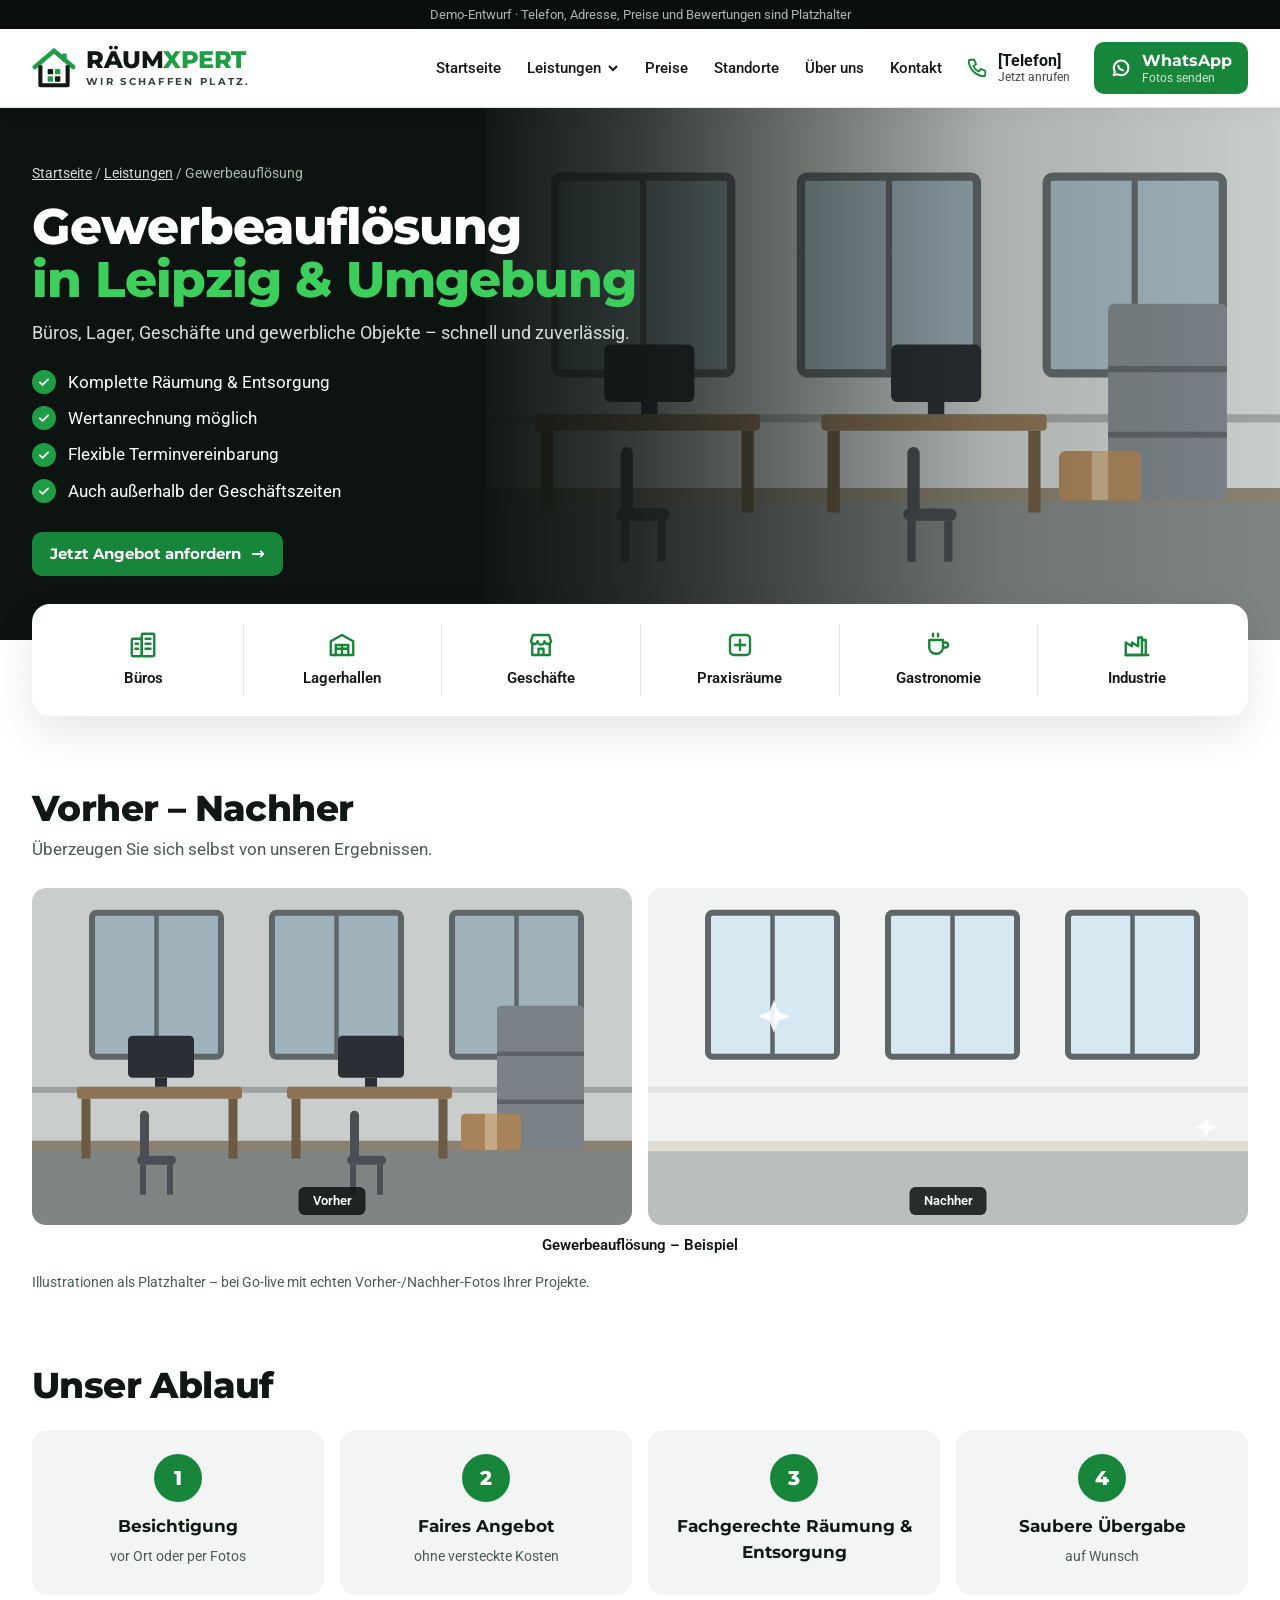
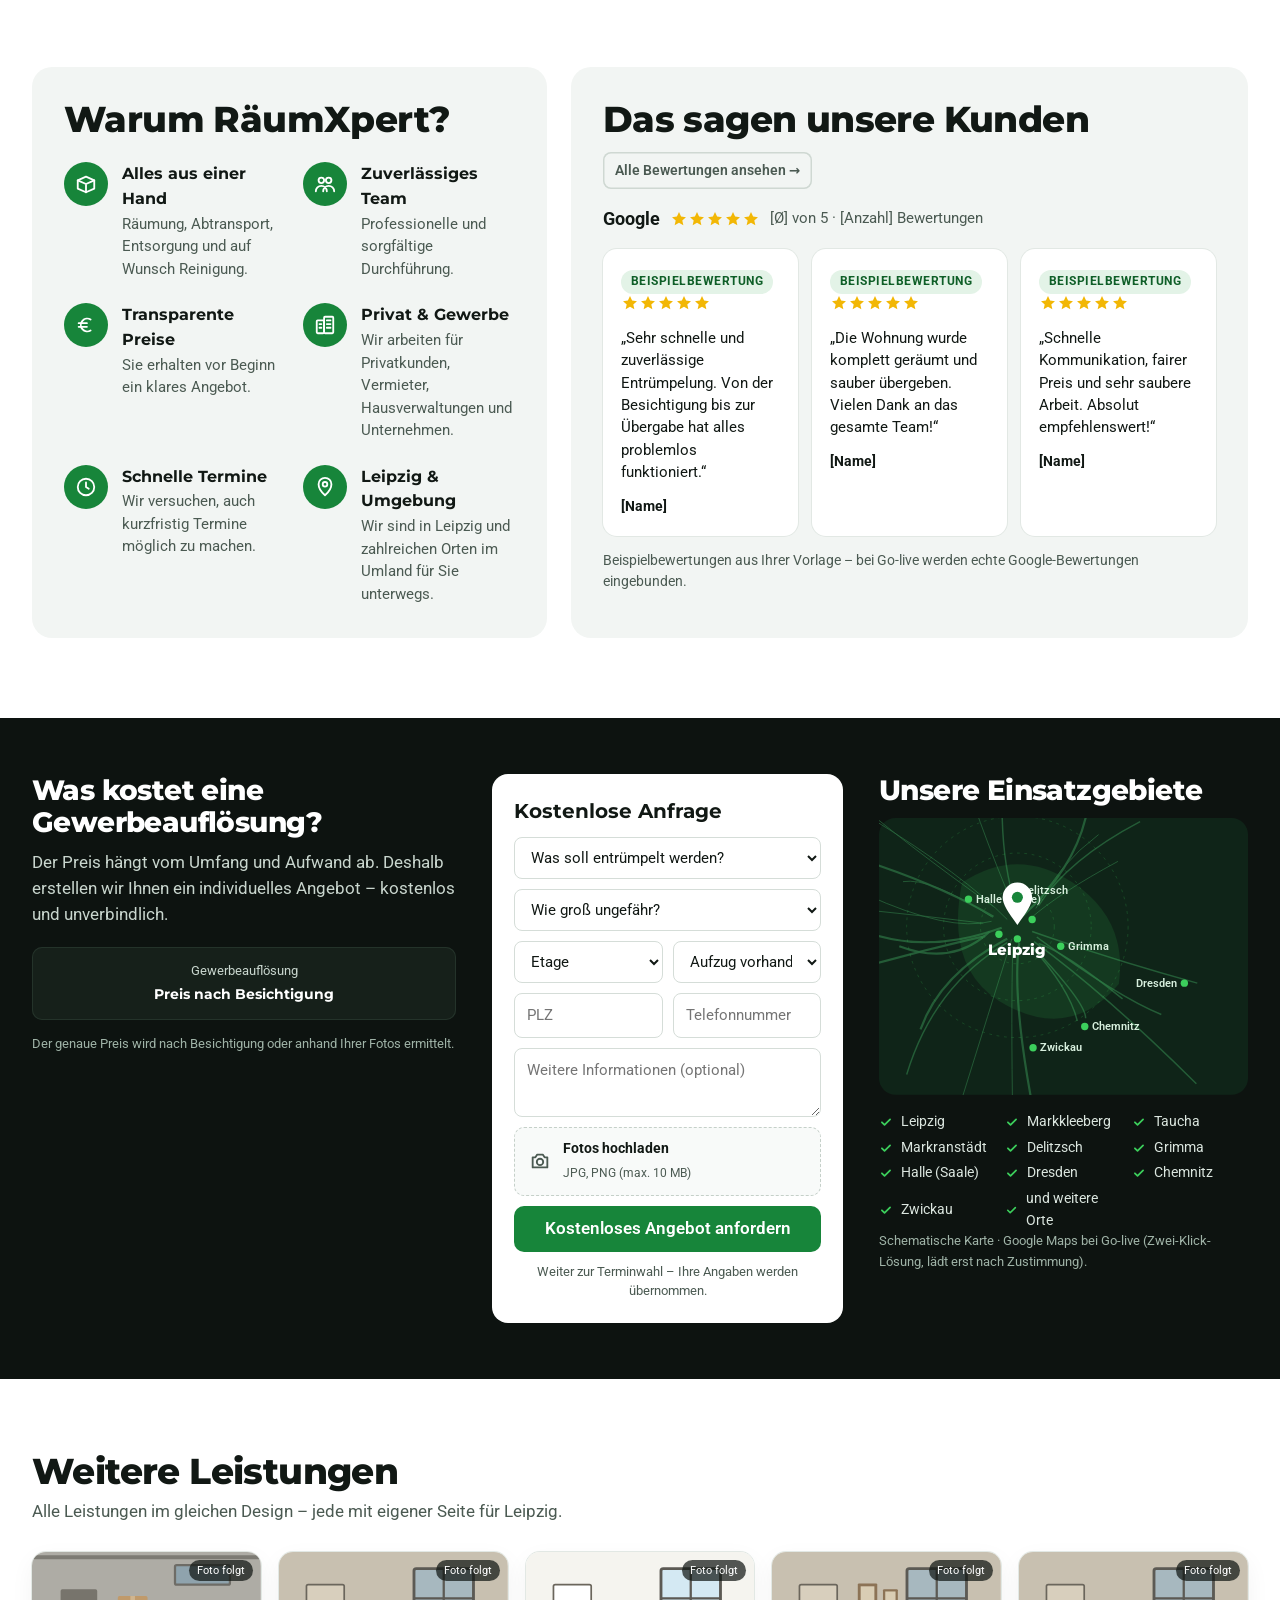
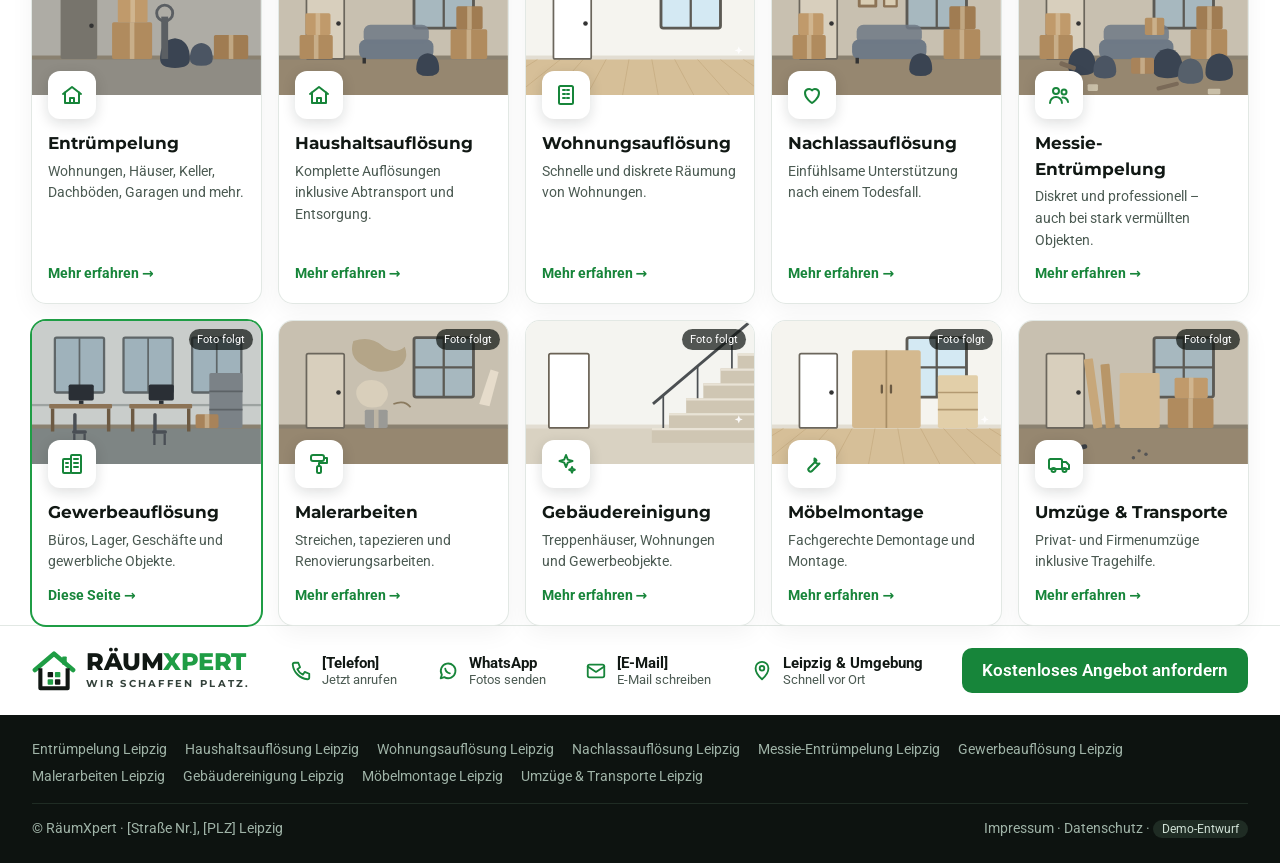
<file: gewerbeaufloesung-leipzig.html>
<!doctype html>
<html lang="de"><head><meta charset="utf-8"><meta name="viewport" content="width=device-width, initial-scale=1">
<title>Gewerbeauflösung Leipzig &amp; Umgebung | RäumXpert</title><meta name="description" content="Gewerbeauflösung in Leipzig und Umgebung: Büros, Lager, Geschäfte und gewerbliche Objekte – schnell und zuverlässig. Kostenlose Anfrage per Formular, Telefon oder WhatsApp."><meta name="robots" content="noindex, nofollow">
<link rel="canonical" href="https://entruempelung-leipzig.vercel.app/gewerbeaufloesung-leipzig"><meta property="og:title" content="Gewerbeauflösung Leipzig &amp; Umgebung | RäumXpert"><meta property="og:description" content="Gewerbeauflösung in Leipzig und Umgebung: Büros, Lager, Geschäfte und gewerbliche Objekte – schnell und zuverlässig. Kostenlose Anfrage per Formular, Telefon oder WhatsApp."><meta property="og:locale" content="de_DE"><meta property="og:type" content="website">
<meta name="theme-color" content="#0d1310"><link rel="icon" href="/favicon.svg" type="image/svg+xml">
<link rel="preload" href="/fonts/montserrat-600-800-latin.woff2" as="font" type="font/woff2" crossorigin><link rel="stylesheet" href="/styles.css">
<script type="application/ld+json">{"@context": "https://schema.org", "@graph": [{"@type": "Service", "serviceType": "Gewerbeauflösung", "areaServed": "Leipzig und Umgebung", "provider": {"@type": "LocalBusiness", "name": "RäumXpert"}, "url": "https://entruempelung-leipzig.vercel.app/gewerbeaufloesung-leipzig"}, {"@type": "BreadcrumbList", "itemListElement": [{"@type": "ListItem", "position": 1, "name": "Startseite", "item": "https://entruempelung-leipzig.vercel.app/"}, {"@type": "ListItem", "position": 2, "name": "Gewerbeauflösung", "item": "https://entruempelung-leipzig.vercel.app/gewerbeaufloesung-leipzig"}]}]}</script>
</head><body>
<div class="demobar">Demo-Entwurf · Telefon, Adresse, Preise und Bewertungen sind Platzhalter</div>
<header class="hdr"><div class="wrap nav"><a class="logo" href="/" aria-label="RäumXpert – Startseite"><svg width="44" height="40" viewBox="0 0 48 44" aria-hidden="true"><path d="M3 21L24 3l21 18" fill="none" stroke="#1f9d45" stroke-width="5" stroke-linecap="round" stroke-linejoin="round"/><rect x="33" y="6" width="5" height="9" rx="1" fill="#1f9d45"/><path d="M9 19v22h30V19" fill="none" stroke="#111814" stroke-width="4.5" stroke-linejoin="round"/><g><rect x="17" y="23" width="6" height="6" rx="1" fill="#111814"/><rect x="25" y="23" width="6" height="6" rx="1" fill="#1f9d45"/><rect x="17" y="31" width="6" height="6" rx="1" fill="#1f9d45"/><rect x="25" y="31" width="6" height="6" rx="1" fill="#111814"/></g></svg><span><b>RÄUM<em>XPERT</em></b><small>WIR SCHAFFEN PLATZ.</small></span></a>
<nav class="mainnav" aria-label="Hauptnavigation"><a href="/">Startseite</a>
<div class="dd"><button type="button" aria-haspopup="true">Leistungen <svg width="12" height="12" viewBox="0 0 12 12" aria-hidden="true"><path d="M2 4l4 4 4-4" stroke="currentColor" stroke-width="2" fill="none"/></svg></button><div class="ddm"><a href="/entruempelung-leipzig"><svg width="20" height="20" viewBox="0 0 24 24" fill="none" stroke="#17853a" stroke-width="2" stroke-linecap="round" stroke-linejoin="round" aria-hidden="true"><path d="M3 11l9-7 9 7"/><path d="M5 9.5V20h14V9.5"/><path d="M10 20v-5h4v5"/></svg><span>Entrümpelung</span></a><a href="/haushaltsaufloesung-leipzig"><svg width="20" height="20" viewBox="0 0 24 24" fill="none" stroke="#17853a" stroke-width="2" stroke-linecap="round" stroke-linejoin="round" aria-hidden="true"><path d="M3 11l9-7 9 7"/><path d="M5 9.5V20h14V9.5"/><path d="M10 20v-5h4v5"/></svg><span>Haushaltsauflösung</span></a><a href="/wohnungsaufloesung-leipzig"><svg width="20" height="20" viewBox="0 0 24 24" fill="none" stroke="#17853a" stroke-width="2" stroke-linecap="round" stroke-linejoin="round" aria-hidden="true"><rect x="5" y="3" width="14" height="18" rx="1.5"/><path d="M9 7h2M13 7h2M9 11h2M13 11h2M9 15h2M13 15h2"/></svg><span>Wohnungsauflösung</span></a><a href="/nachlassaufloesung-leipzig"><svg width="20" height="20" viewBox="0 0 24 24" fill="none" stroke="#17853a" stroke-width="2" stroke-linecap="round" stroke-linejoin="round" aria-hidden="true"><path d="M12 20s-7-4.4-7-10a4 4 0 0 1 7-2.6A4 4 0 0 1 19 10c0 5.6-7 10-7 10z"/></svg><span>Nachlassauflösung</span></a><a href="/messie-entruempelung-leipzig"><svg width="20" height="20" viewBox="0 0 24 24" fill="none" stroke="#17853a" stroke-width="2" stroke-linecap="round" stroke-linejoin="round" aria-hidden="true"><circle cx="9" cy="8" r="3"/><path d="M3 20a6 6 0 0 1 12 0"/><circle cx="17" cy="9" r="2.5"/><path d="M15.5 14.5A5 5 0 0 1 21 19"/></svg><span>Messie-Entrümpelung</span></a><a href="/gewerbeaufloesung-leipzig" aria-current=page><svg width="20" height="20" viewBox="0 0 24 24" fill="none" stroke="#17853a" stroke-width="2" stroke-linecap="round" stroke-linejoin="round" aria-hidden="true"><rect x="3" y="7" width="8" height="14" rx="1"/><rect x="11" y="3" width="10" height="18" rx="1"/><path d="M14 7h4M14 11h4M14 15h4M6 11h2M6 15h2"/></svg><span>Gewerbeauflösung</span></a><a href="/malerarbeiten-leipzig"><svg width="20" height="20" viewBox="0 0 24 24" fill="none" stroke="#17853a" stroke-width="2" stroke-linecap="round" stroke-linejoin="round" aria-hidden="true"><rect x="4" y="3" width="13" height="6" rx="2"/><path d="M17 6h3v5h-8v3"/><rect x="10" y="14" width="4" height="7" rx="1.5"/></svg><span>Malerarbeiten</span></a><a href="/gebaeudereinigung-leipzig"><svg width="20" height="20" viewBox="0 0 24 24" fill="none" stroke="#17853a" stroke-width="2" stroke-linecap="round" stroke-linejoin="round" aria-hidden="true"><path d="M12 3l1.8 4.6L18.5 9l-4.7 1.6L12 15l-1.8-4.4L5.5 9l4.7-1.4z"/><path d="M18 15l.8 2 2 .8-2 .8-.8 2-.8-2-2-.8 2-.8z"/></svg><span>Gebäudereinigung</span></a><a href="/moebelmontage-leipzig"><svg width="20" height="20" viewBox="0 0 24 24" fill="none" stroke="#17853a" stroke-width="2" stroke-linecap="round" stroke-linejoin="round" aria-hidden="true"><path d="M14.5 6.5a4 4 0 0 0 5 5L12 19a2.1 2.1 0 0 1-3-3l7.5-7.5a4 4 0 0 0-2-2z"/></svg><span>Möbelmontage</span></a><a href="/umzuege-transporte-leipzig"><svg width="20" height="20" viewBox="0 0 24 24" fill="none" stroke="#17853a" stroke-width="2" stroke-linecap="round" stroke-linejoin="round" aria-hidden="true"><rect x="2" y="7" width="13" height="10" rx="1.5"/><path d="M15 10h4l3 3v4h-7"/><circle cx="6.5" cy="18" r="2"/><circle cx="17.5" cy="18" r="2"/></svg><span>Umzüge &amp; Transporte</span></a></div></div>
<a href="/#preise">Preise</a><a href="/#einsatzgebiet">Standorte</a><a href="/#warum">Über uns</a><a href="/#kontakt">Kontakt</a></nav>
<a class="hphone" href="tel:"><svg width="22" height="22" viewBox="0 0 24 24" fill="none" stroke="#17853a" stroke-width="2" stroke-linecap="round" stroke-linejoin="round" aria-hidden="true"><path d="M5 3h4l2 5-3 2a12 12 0 0 0 6 6l2-3 5 2v4a2 2 0 0 1-2 2A18 18 0 0 1 3 5a2 2 0 0 1 2-2z"/></svg><span><b>[Telefon]</b><small>Jetzt anrufen</small></span></a>
<a class="btn wa hwa" href="https://wa.me/" aria-label="WhatsApp – Fotos senden"><svg width="22" height="22" viewBox="0 0 24 24" fill="none" stroke="#fff" stroke-width="2.2" stroke-linecap="round" stroke-linejoin="round" aria-hidden="true"><path d="M4 20l1.3-4A8 8 0 1 1 8 18.7z"/><path d="M9 9.5c.4 2.6 2.4 4.6 5 5"/></svg><span><b>WhatsApp</b><small>Fotos senden</small></span></a>
<details class="mnav"><summary aria-label="Menü"><span></span><span></span><span></span></summary><div class="mpanel"><a href="/">Startseite</a><p>Leistungen</p><a href="/entruempelung-leipzig">Entrümpelung</a><a href="/haushaltsaufloesung-leipzig">Haushaltsauflösung</a><a href="/wohnungsaufloesung-leipzig">Wohnungsauflösung</a><a href="/nachlassaufloesung-leipzig">Nachlassauflösung</a><a href="/messie-entruempelung-leipzig">Messie-Entrümpelung</a><a href="/gewerbeaufloesung-leipzig">Gewerbeauflösung</a><a href="/malerarbeiten-leipzig">Malerarbeiten</a><a href="/gebaeudereinigung-leipzig">Gebäudereinigung</a><a href="/moebelmontage-leipzig">Möbelmontage</a><a href="/umzuege-transporte-leipzig">Umzüge &amp; Transporte</a><a href="/#preise">Preise</a><a href="/#kontakt">Kontakt</a><a class="btn" href="/kostenlose-anfrage">Kostenlose Anfrage</a></div></details>
</div></header><main><section class="hero shero"><div class="sbg"><svg viewBox="0 0 400 260" preserveAspectRatio="xMidYMid slice" aria-hidden="true"><rect width="400" height="260" fill="#c9cdcb"/><polygon points="0,192 400,192 400,260 0,260" fill="#7e8584"/><rect y="186" width="400" height="7" fill="#8a8170"/><rect x="40" y="34" width="86" height="96" rx="3" fill="#9fb2bb" stroke="#5f6668" stroke-width="4"/><path d="M83 34v96" stroke="#5f6668" stroke-width="3"/><rect x="160" y="34" width="86" height="96" rx="3" fill="#9fb2bb" stroke="#5f6668" stroke-width="4"/><path d="M203 34v96" stroke="#5f6668" stroke-width="3"/><rect x="280" y="34" width="86" height="96" rx="3" fill="#9fb2bb" stroke="#5f6668" stroke-width="4"/><path d="M323 34v96" stroke="#5f6668" stroke-width="3"/><rect y="150" width="400" height="4" fill="#9da3a1"/><rect x="30" y="150" width="110" height="8" rx="2" fill="#8c7356"/><path d="M36 158v40M134 158v40" stroke="#6d5a43" stroke-width="6"/><rect x="64" y="116" width="44" height="28" rx="3" fill="#2a2f35"/><rect x="82" y="144" width="8" height="6" fill="#2a2f35"/><rect x="170" y="150" width="110" height="8" rx="2" fill="#8c7356"/><path d="M176 158v40M274 158v40" stroke="#6d5a43" stroke-width="6"/><rect x="204" y="116" width="44" height="28" rx="3" fill="#2a2f35"/><rect x="222" y="144" width="8" height="6" fill="#2a2f35"/><rect x="70" y="196" width="26" height="6" rx="3" fill="#4a4f55"/><rect x="72" y="166" width="6" height="34" rx="3" fill="#4a4f55"/><path d="M74 202v20M92 202v20" stroke="#4a4f55" stroke-width="4"/><rect x="210" y="196" width="26" height="6" rx="3" fill="#4a4f55"/><rect x="212" y="166" width="6" height="34" rx="3" fill="#4a4f55"/><path d="M214 202v20M232 202v20" stroke="#4a4f55" stroke-width="4"/><rect x="310" y="96" width="58" height="96" rx="3" fill="#7b8287"/><path d="M310 128h58M310 160h58" stroke="#5c6266" stroke-width="3"/><rect x="286" y="168" width="40" height="24" rx="3" fill="#a8835a"/><rect x="302.0" y="168" width="8" height="24" fill="#e2d2b4" opacity=".5"/></svg></div><div class="wrap"><div class="htxt">
<nav class="crumb" aria-label="Brotkrumen"><a href="/">Startseite</a> / <a href="/#leistungen">Leistungen</a> / Gewerbeauflösung</nav>
<h1>Gewerbe&shy;auflösung <span>in Leipzig &amp; Umgebung</span></h1><p class="lead">Büros, Lager, Geschäfte und gewerbliche Objekte – schnell und zuverlässig.</p><ul class="chk"><li><i><svg width="14" height="14" viewBox="0 0 24 24" fill="none" stroke="#fff" stroke-width="3" stroke-linecap="round" stroke-linejoin="round" aria-hidden="true"><path d="M5 12.5l4.5 4.5L19 7.5"/></svg></i>Komplette Räumung &amp; Entsorgung</li><li><i><svg width="14" height="14" viewBox="0 0 24 24" fill="none" stroke="#fff" stroke-width="3" stroke-linecap="round" stroke-linejoin="round" aria-hidden="true"><path d="M5 12.5l4.5 4.5L19 7.5"/></svg></i>Wertanrechnung möglich</li><li><i><svg width="14" height="14" viewBox="0 0 24 24" fill="none" stroke="#fff" stroke-width="3" stroke-linecap="round" stroke-linejoin="round" aria-hidden="true"><path d="M5 12.5l4.5 4.5L19 7.5"/></svg></i>Flexible Terminvereinbarung</li><li><i><svg width="14" height="14" viewBox="0 0 24 24" fill="none" stroke="#fff" stroke-width="3" stroke-linecap="round" stroke-linejoin="round" aria-hidden="true"><path d="M5 12.5l4.5 4.5L19 7.5"/></svg></i>Auch außerhalb der Geschäftszeiten</li></ul>
<a class="btn big" href="/kostenlose-anfrage?leistung=gewerbeaufloesung"><b>Jetzt Angebot anfordern</b> <span class="arr">→</span></a></div></div></section>
<div class="wrap"><ul class="objrow"><li><svg width="30" height="30" viewBox="0 0 24 24" fill="none" stroke="#17853a" stroke-width="1.9" stroke-linecap="round" stroke-linejoin="round" aria-hidden="true"><rect x="3" y="7" width="8" height="14" rx="1"/><rect x="11" y="3" width="10" height="18" rx="1"/><path d="M14 7h4M14 11h4M14 15h4M6 11h2M6 15h2"/></svg><span>Büros</span></li><li><svg width="30" height="30" viewBox="0 0 24 24" fill="none" stroke="#17853a" stroke-width="1.9" stroke-linecap="round" stroke-linejoin="round" aria-hidden="true"><path d="M3 9l9-5 9 5v11H3z"/><path d="M7 20v-8h10v8M7 15h10M12 12v8"/></svg><span>Lagerhallen</span></li><li><svg width="30" height="30" viewBox="0 0 24 24" fill="none" stroke="#17853a" stroke-width="1.9" stroke-linecap="round" stroke-linejoin="round" aria-hidden="true"><path d="M4 9l1.5-5h13L20 9"/><path d="M4 9a2.7 2.7 0 0 0 5.3 0 2.7 2.7 0 0 0 5.4 0 2.7 2.7 0 0 0 5.3 0"/><path d="M5 11v9h14v-9M10 20v-5h4v5"/></svg><span>Geschäfte</span></li><li><svg width="30" height="30" viewBox="0 0 24 24" fill="none" stroke="#17853a" stroke-width="1.9" stroke-linecap="round" stroke-linejoin="round" aria-hidden="true"><rect x="4" y="4" width="16" height="16" rx="3"/><path d="M12 8v8M8 12h8"/></svg><span>Praxisräume</span></li><li><svg width="30" height="30" viewBox="0 0 24 24" fill="none" stroke="#17853a" stroke-width="1.9" stroke-linecap="round" stroke-linejoin="round" aria-hidden="true"><path d="M5 8h11v6a5 5 0 0 1-5 5h-1a5 5 0 0 1-5-5z"/><path d="M16 10h2a2 2 0 0 1 0 4h-2M8 3v2M12 3v2"/></svg><span>Gastronomie</span></li><li><svg width="30" height="30" viewBox="0 0 24 24" fill="none" stroke="#17853a" stroke-width="1.9" stroke-linecap="round" stroke-linejoin="round" aria-hidden="true"><path d="M3 20V10l5 3V10l5 3V6h3v14z"/><path d="M16 8h3v12h-3M3 20h18"/></svg><span>Industrie</span></li></ul></div>
<section class="wrap sec" id="vorher-nachher"><h2>Vorher – Nachher</h2><p class="sub">Überzeugen Sie sich selbst von unseren Ergebnissen.</p><div class="pairs n1"><figure class="pair big"><div class="pp"><div><svg viewBox="0 0 400 260" preserveAspectRatio="xMidYMid slice" aria-hidden="true"><rect width="400" height="260" fill="#c9cdcb"/><polygon points="0,192 400,192 400,260 0,260" fill="#7e8584"/><rect y="186" width="400" height="7" fill="#8a8170"/><rect x="40" y="34" width="86" height="96" rx="3" fill="#9fb2bb" stroke="#5f6668" stroke-width="4"/><path d="M83 34v96" stroke="#5f6668" stroke-width="3"/><rect x="160" y="34" width="86" height="96" rx="3" fill="#9fb2bb" stroke="#5f6668" stroke-width="4"/><path d="M203 34v96" stroke="#5f6668" stroke-width="3"/><rect x="280" y="34" width="86" height="96" rx="3" fill="#9fb2bb" stroke="#5f6668" stroke-width="4"/><path d="M323 34v96" stroke="#5f6668" stroke-width="3"/><rect y="150" width="400" height="4" fill="#9da3a1"/><rect x="30" y="150" width="110" height="8" rx="2" fill="#8c7356"/><path d="M36 158v40M134 158v40" stroke="#6d5a43" stroke-width="6"/><rect x="64" y="116" width="44" height="28" rx="3" fill="#2a2f35"/><rect x="82" y="144" width="8" height="6" fill="#2a2f35"/><rect x="170" y="150" width="110" height="8" rx="2" fill="#8c7356"/><path d="M176 158v40M274 158v40" stroke="#6d5a43" stroke-width="6"/><rect x="204" y="116" width="44" height="28" rx="3" fill="#2a2f35"/><rect x="222" y="144" width="8" height="6" fill="#2a2f35"/><rect x="70" y="196" width="26" height="6" rx="3" fill="#4a4f55"/><rect x="72" y="166" width="6" height="34" rx="3" fill="#4a4f55"/><path d="M74 202v20M92 202v20" stroke="#4a4f55" stroke-width="4"/><rect x="210" y="196" width="26" height="6" rx="3" fill="#4a4f55"/><rect x="212" y="166" width="6" height="34" rx="3" fill="#4a4f55"/><path d="M214 202v20M232 202v20" stroke="#4a4f55" stroke-width="4"/><rect x="310" y="96" width="58" height="96" rx="3" fill="#7b8287"/><path d="M310 128h58M310 160h58" stroke="#5c6266" stroke-width="3"/><rect x="286" y="168" width="40" height="24" rx="3" fill="#a8835a"/><rect x="302.0" y="168" width="8" height="24" fill="#e2d2b4" opacity=".5"/></svg><span>Vorher</span></div><div><svg viewBox="0 0 400 260" preserveAspectRatio="xMidYMid slice" aria-hidden="true"><rect width="400" height="260" fill="#f1f3f2"/><polygon points="0,192 400,192 400,260 0,260" fill="#b9bfbe"/><rect y="186" width="400" height="7" fill="#e2ddd2"/><rect x="40" y="34" width="86" height="96" rx="3" fill="#d6e8f1" stroke="#5f6668" stroke-width="4"/><path d="M83 34v96" stroke="#5f6668" stroke-width="3"/><rect x="160" y="34" width="86" height="96" rx="3" fill="#d6e8f1" stroke="#5f6668" stroke-width="4"/><path d="M203 34v96" stroke="#5f6668" stroke-width="3"/><rect x="280" y="34" width="86" height="96" rx="3" fill="#d6e8f1" stroke="#5f6668" stroke-width="4"/><path d="M323 34v96" stroke="#5f6668" stroke-width="3"/><rect y="150" width="400" height="4" fill="#e1e4e3"/><g fill="#ffffff" opacity=".9"><path d="M84 92l3 8 8 3-8 3-3 8-3-8-8-3 8-3z"/><path d="M372 170l2 5 5 2-5 2-2 5-2-5-5-2 5-2z"/></g></svg><span>Nachher</span></div></div><figcaption>Gewerbeauflösung – Beispiel</figcaption></figure></div><p class="note">Illustrationen als Platzhalter – bei Go-live mit echten Vorher-/Nachher-Fotos Ihrer Projekte.</p></section>
<section class="wrap sec"><h2>Unser Ablauf</h2><ol class="abl"><li><span class="n">1</span><b>Besichtigung</b><small>vor Ort oder per Fotos</small></li><li><span class="n">2</span><b>Faires Angebot</b><small>ohne versteckte Kosten</small></li><li><span class="n">3</span><b>Fachgerechte Räumung &amp; Entsorgung</b><small></small></li><li><span class="n">4</span><b>Saubere Übergabe</b><small>auf Wunsch</small></li></ol></section>
<section class="wrap sec wr" id="warum"><div class="whybox"><h2>Warum RäumXpert?</h2><ul class="why"><li><span class="wico"><svg width="22" height="22" viewBox="0 0 24 24" fill="none" stroke="#fff" stroke-width="2" stroke-linecap="round" stroke-linejoin="round" aria-hidden="true"><path d="M3 8l9-4 9 4v9l-9 4-9-4z"/><path d="M3 8l9 4 9-4M12 12v9"/></svg></span><div><h3>Alles aus einer Hand</h3><p>Räumung, Abtransport, Entsorgung und auf Wunsch Reinigung.</p></div></li><li><span class="wico"><svg width="22" height="22" viewBox="0 0 24 24" fill="none" stroke="#fff" stroke-width="2" stroke-linecap="round" stroke-linejoin="round" aria-hidden="true"><circle cx="8" cy="8" r="3"/><circle cx="16" cy="8" r="3"/><path d="M2 20a6 6 0 0 1 12 0M10 20a6 6 0 0 1 12 0"/></svg></span><div><h3>Zuverlässiges Team</h3><p>Professionelle und sorgfältige Durchführung.</p></div></li><li><span class="wico"><svg width="22" height="22" viewBox="0 0 24 24" fill="none" stroke="#fff" stroke-width="2" stroke-linecap="round" stroke-linejoin="round" aria-hidden="true"><path d="M17 6a7 7 0 1 0 0 12"/><path d="M4 10h9M4 14h9"/></svg></span><div><h3>Transparente Preise</h3><p>Sie erhalten vor Beginn ein klares Angebot.</p></div></li><li><span class="wico"><svg width="22" height="22" viewBox="0 0 24 24" fill="none" stroke="#fff" stroke-width="2" stroke-linecap="round" stroke-linejoin="round" aria-hidden="true"><rect x="3" y="7" width="8" height="14" rx="1"/><rect x="11" y="3" width="10" height="18" rx="1"/><path d="M14 7h4M14 11h4M14 15h4M6 11h2M6 15h2"/></svg></span><div><h3>Privat &amp; Gewerbe</h3><p>Wir arbeiten für Privatkunden, Vermieter, Hausverwaltungen und Unternehmen.</p></div></li><li><span class="wico"><svg width="22" height="22" viewBox="0 0 24 24" fill="none" stroke="#fff" stroke-width="2" stroke-linecap="round" stroke-linejoin="round" aria-hidden="true"><circle cx="12" cy="12" r="9"/><path d="M12 7v5l3 2"/></svg></span><div><h3>Schnelle Termine</h3><p>Wir versuchen, auch kurzfristig Termine möglich zu machen.</p></div></li><li><span class="wico"><svg width="22" height="22" viewBox="0 0 24 24" fill="none" stroke="#fff" stroke-width="2" stroke-linecap="round" stroke-linejoin="round" aria-hidden="true"><path d="M12 21s-7-6-7-12a7 7 0 0 1 14 0c0 6-7 12-7 12z"/><circle cx="12" cy="9" r="2.5"/></svg></span><div><h3>Leipzig &amp; Umgebung</h3><p>Wir sind in Leipzig und zahlreichen Orten im Umland für Sie unterwegs.</p></div></li></ul></div>
<div class="revbox" id="bewertungen"><div class="rhead"><h2>Das sagen unsere Kunden</h2><span class="rbtn" aria-disabled="true">Alle Bewertungen ansehen →</span></div>
<div class="gscore"><b>Google</b><span class="stars"><svg width="18" height="18" viewBox="0 0 24 24" aria-hidden="true"><path d="M12 2.8l2.8 6 6.5.7-4.9 4.4 1.4 6.4L12 17l-5.8 3.3 1.4-6.4-4.9-4.4 6.5-.7z" fill="#f2b705"/></svg><svg width="18" height="18" viewBox="0 0 24 24" aria-hidden="true"><path d="M12 2.8l2.8 6 6.5.7-4.9 4.4 1.4 6.4L12 17l-5.8 3.3 1.4-6.4-4.9-4.4 6.5-.7z" fill="#f2b705"/></svg><svg width="18" height="18" viewBox="0 0 24 24" aria-hidden="true"><path d="M12 2.8l2.8 6 6.5.7-4.9 4.4 1.4 6.4L12 17l-5.8 3.3 1.4-6.4-4.9-4.4 6.5-.7z" fill="#f2b705"/></svg><svg width="18" height="18" viewBox="0 0 24 24" aria-hidden="true"><path d="M12 2.8l2.8 6 6.5.7-4.9 4.4 1.4 6.4L12 17l-5.8 3.3 1.4-6.4-4.9-4.4 6.5-.7z" fill="#f2b705"/></svg><svg width="18" height="18" viewBox="0 0 24 24" aria-hidden="true"><path d="M12 2.8l2.8 6 6.5.7-4.9 4.4 1.4 6.4L12 17l-5.8 3.3 1.4-6.4-4.9-4.4 6.5-.7z" fill="#f2b705"/></svg></span><span>[Ø] von 5 · [Anzahl] Bewertungen</span></div><div class="revs"><blockquote class="rev"><span class="bsp">Beispielbewertung</span><div class="stars"><svg width="18" height="18" viewBox="0 0 24 24" aria-hidden="true"><path d="M12 2.8l2.8 6 6.5.7-4.9 4.4 1.4 6.4L12 17l-5.8 3.3 1.4-6.4-4.9-4.4 6.5-.7z" fill="#f2b705"/></svg><svg width="18" height="18" viewBox="0 0 24 24" aria-hidden="true"><path d="M12 2.8l2.8 6 6.5.7-4.9 4.4 1.4 6.4L12 17l-5.8 3.3 1.4-6.4-4.9-4.4 6.5-.7z" fill="#f2b705"/></svg><svg width="18" height="18" viewBox="0 0 24 24" aria-hidden="true"><path d="M12 2.8l2.8 6 6.5.7-4.9 4.4 1.4 6.4L12 17l-5.8 3.3 1.4-6.4-4.9-4.4 6.5-.7z" fill="#f2b705"/></svg><svg width="18" height="18" viewBox="0 0 24 24" aria-hidden="true"><path d="M12 2.8l2.8 6 6.5.7-4.9 4.4 1.4 6.4L12 17l-5.8 3.3 1.4-6.4-4.9-4.4 6.5-.7z" fill="#f2b705"/></svg><svg width="18" height="18" viewBox="0 0 24 24" aria-hidden="true"><path d="M12 2.8l2.8 6 6.5.7-4.9 4.4 1.4 6.4L12 17l-5.8 3.3 1.4-6.4-4.9-4.4 6.5-.7z" fill="#f2b705"/></svg></div><p>„Sehr schnelle und zuverlässige Entrümpelung. Von der Besichtigung bis zur Übergabe hat alles problemlos funktioniert.“</p><cite>[Name]</cite></blockquote><blockquote class="rev"><span class="bsp">Beispielbewertung</span><div class="stars"><svg width="18" height="18" viewBox="0 0 24 24" aria-hidden="true"><path d="M12 2.8l2.8 6 6.5.7-4.9 4.4 1.4 6.4L12 17l-5.8 3.3 1.4-6.4-4.9-4.4 6.5-.7z" fill="#f2b705"/></svg><svg width="18" height="18" viewBox="0 0 24 24" aria-hidden="true"><path d="M12 2.8l2.8 6 6.5.7-4.9 4.4 1.4 6.4L12 17l-5.8 3.3 1.4-6.4-4.9-4.4 6.5-.7z" fill="#f2b705"/></svg><svg width="18" height="18" viewBox="0 0 24 24" aria-hidden="true"><path d="M12 2.8l2.8 6 6.5.7-4.9 4.4 1.4 6.4L12 17l-5.8 3.3 1.4-6.4-4.9-4.4 6.5-.7z" fill="#f2b705"/></svg><svg width="18" height="18" viewBox="0 0 24 24" aria-hidden="true"><path d="M12 2.8l2.8 6 6.5.7-4.9 4.4 1.4 6.4L12 17l-5.8 3.3 1.4-6.4-4.9-4.4 6.5-.7z" fill="#f2b705"/></svg><svg width="18" height="18" viewBox="0 0 24 24" aria-hidden="true"><path d="M12 2.8l2.8 6 6.5.7-4.9 4.4 1.4 6.4L12 17l-5.8 3.3 1.4-6.4-4.9-4.4 6.5-.7z" fill="#f2b705"/></svg></div><p>„Die Wohnung wurde komplett geräumt und sauber übergeben. Vielen Dank an das gesamte Team!“</p><cite>[Name]</cite></blockquote><blockquote class="rev"><span class="bsp">Beispielbewertung</span><div class="stars"><svg width="18" height="18" viewBox="0 0 24 24" aria-hidden="true"><path d="M12 2.8l2.8 6 6.5.7-4.9 4.4 1.4 6.4L12 17l-5.8 3.3 1.4-6.4-4.9-4.4 6.5-.7z" fill="#f2b705"/></svg><svg width="18" height="18" viewBox="0 0 24 24" aria-hidden="true"><path d="M12 2.8l2.8 6 6.5.7-4.9 4.4 1.4 6.4L12 17l-5.8 3.3 1.4-6.4-4.9-4.4 6.5-.7z" fill="#f2b705"/></svg><svg width="18" height="18" viewBox="0 0 24 24" aria-hidden="true"><path d="M12 2.8l2.8 6 6.5.7-4.9 4.4 1.4 6.4L12 17l-5.8 3.3 1.4-6.4-4.9-4.4 6.5-.7z" fill="#f2b705"/></svg><svg width="18" height="18" viewBox="0 0 24 24" aria-hidden="true"><path d="M12 2.8l2.8 6 6.5.7-4.9 4.4 1.4 6.4L12 17l-5.8 3.3 1.4-6.4-4.9-4.4 6.5-.7z" fill="#f2b705"/></svg><svg width="18" height="18" viewBox="0 0 24 24" aria-hidden="true"><path d="M12 2.8l2.8 6 6.5.7-4.9 4.4 1.4 6.4L12 17l-5.8 3.3 1.4-6.4-4.9-4.4 6.5-.7z" fill="#f2b705"/></svg></div><p>„Schnelle Kommunikation, fairer Preis und sehr saubere Arbeit. Absolut empfehlenswert!“</p><cite>[Name]</cite></blockquote></div>
<p class="note">Beispielbewertungen aus Ihrer Vorlage – bei Go-live werden echte Google-Bewertungen eingebunden.</p></div></section><section class="cband" id="kontakt"><div class="wrap cgrid"><div id="preise"><h2>Was kostet eine Gewerbeauflösung?</h2><p>Der Preis hängt vom Umfang und Aufwand ab. Deshalb erstellen wir Ihnen ein individuelles Angebot – kostenlos und unverbindlich.</p><div class="ptiles one"><div class="pt"><span>Gewerbeauflösung</span><b>Preis nach Besichtigung</b></div></div><p class="small">Der genaue Preis wird nach Besichtigung oder anhand Ihrer Fotos ermittelt.</p></div><form class="qform" id="qform" data-leistung="Gewerbeauflösung" novalidate><h3>Kostenlose Anfrage</h3>
<label class="sr" for="q1">Was soll entrümpelt werden?</label><select id="q1" name="objekt"><option value="">Was soll entrümpelt werden?</option><option>Keller</option><option>Dachboden</option><option>Garage</option><option>1-Zimmer-Wohnung</option><option>2-Zimmer-Wohnung</option><option>3-Zimmer-Wohnung</option><option>Haus</option><option>Gewerbeobjekt</option><option>Sonstiges</option></select>
<label class="sr" for="q2">Wie groß ungefähr?</label><select id="q2" name="umfang"><option value="">Wie groß ungefähr?</option><option>bis 20 m²</option><option>20–50 m²</option><option>50–80 m²</option><option>80–120 m²</option><option>über 120 m²</option></select>
<div class="r2"><select id="q3" name="etage" aria-label="Etage"><option value="">Etage</option><option>Erdgeschoss</option><option>1. OG</option><option>2. OG</option><option>3. OG</option><option>4. OG oder höher</option><option>Keller</option></select><select id="q4" name="aufzug" aria-label="Aufzug vorhanden?"><option value="">Aufzug vorhanden?</option><option>Ja</option><option>Nein</option></select></div>
<div class="r2"><input id="q5" name="plz" placeholder="PLZ" inputmode="numeric" aria-label="PLZ"><input id="q6" name="tel" placeholder="Telefonnummer" type="tel" aria-label="Telefonnummer"></div>
<textarea id="q7" name="info" rows="2" placeholder="Weitere Informationen (optional)" aria-label="Weitere Informationen"></textarea>
<label class="up"><svg width="22" height="22" viewBox="0 0 24 24" fill="none" stroke="#4b5a52" stroke-width="2" stroke-linecap="round" stroke-linejoin="round" aria-hidden="true"><path d="M4 8h3l2-3h6l2 3h3v11H4z"/><circle cx="12" cy="13" r="3.5"/></svg><span><b>Fotos hochladen</b><small>JPG, PNG (max. 10 MB)</small></span><input type="file" accept="image/*" multiple></label>
<button class="btn" type="submit">Kostenloses Angebot anfordern</button><p class="fnote">Weiter zur Terminwahl – Ihre Angaben werden übernommen.</p></form><div id="einsatzgebiet"><h2>Unsere Einsatzgebiete</h2><div class="mapw"><div class="map"><svg viewBox="0 0 400 300" role="img" aria-label="Schematische Karte: Leipzig und Umgebung"><rect width="400" height="300" rx="18" fill="#0f2418"/><path d="M144 131 Q119 211 89 307" stroke="#2a6b3f" stroke-width="1" fill="none" opacity=".8"/><path d="M164 109 Q196 81 259 47" stroke="#2a6b3f" stroke-width="1" fill="none" opacity=".8"/><path d="M156 106 Q218 49 227 -16" stroke="#2a6b3f" stroke-width="2.4" fill="none" opacity=".8"/><path d="M166 123 Q251 153 345 179" stroke="#2a6b3f" stroke-width="1.6" fill="none" opacity=".8"/><path d="M122 107 Q55 64 26 69" stroke="#2a6b3f" stroke-width="1" fill="none" opacity=".8"/><path d="M124 107 Q67 73 -23 44" stroke="#2a6b3f" stroke-width="2.4" fill="none" opacity=".8"/><path d="M139 131 Q67 168 45 229" stroke="#2a6b3f" stroke-width="2.4" fill="none" opacity=".8"/><path d="M173 95 Q205 45 283 4" stroke="#2a6b3f" stroke-width="1.6" fill="none" opacity=".8"/><path d="M164 138 Q206 184 215 220" stroke="#2a6b3f" stroke-width="1.6" fill="none" opacity=".8"/><path d="M139 135 Q59 182 30 278" stroke="#2a6b3f" stroke-width="1.6" fill="none" opacity=".8"/><path d="M120 123 Q80 161 22 139" stroke="#2a6b3f" stroke-width="2.4" fill="none" opacity=".8"/><path d="M145 139 Q143 213 145 327" stroke="#2a6b3f" stroke-width="1" fill="none" opacity=".8"/><path d="M133 119 Q56 147 -10 125" stroke="#2a6b3f" stroke-width="2.4" fill="none" opacity=".8"/><path d="M171 129 Q257 193 306 213" stroke="#2a6b3f" stroke-width="1.6" fill="none" opacity=".8"/><path d="M139 80 Q94 -30 81 -89" stroke="#2a6b3f" stroke-width="1" fill="none" opacity=".8"/><path d="M152 135 Q144 190 165 305" stroke="#2a6b3f" stroke-width="2.4" fill="none" opacity=".8"/><path d="M122 112 Q76 124 -14 83" stroke="#2a6b3f" stroke-width="1" fill="none" opacity=".8"/><path d="M115 128 Q12 151 -98 186" stroke="#2a6b3f" stroke-width="2.4" fill="none" opacity=".8"/><path d="M173 136 Q201 145 264 196" stroke="#2a6b3f" stroke-width="1.6" fill="none" opacity=".8"/><path d="M139 110 Q92 62 -9 0" stroke="#2a6b3f" stroke-width="1" fill="none" opacity=".8"/><path d="M170 98 Q195 50 238 18" stroke="#2a6b3f" stroke-width="1" fill="none" opacity=".8"/><path d="M168 134 Q245 190 344 288" stroke="#2a6b3f" stroke-width="1.6" fill="none" opacity=".8"/><path d="M148 94 Q125 25 138 -98" stroke="#2a6b3f" stroke-width="1.6" fill="none" opacity=".8"/><path d="M166 139 Q224 200 224 217" stroke="#2a6b3f" stroke-width="1.6" fill="none" opacity=".8"/><path d="M113 114 Q49 106 -20 99" stroke="#2a6b3f" stroke-width="1" fill="none" opacity=".8"/><path d="M124 96 Q27 27 -38 -29" stroke="#2a6b3f" stroke-width="1" fill="none" opacity=".8"/><circle cx="150" cy="118" r="40" fill="none" stroke="#3ccf5c" stroke-opacity=".22" stroke-dasharray="3 5"/><circle cx="150" cy="118" r="80" fill="none" stroke="#3ccf5c" stroke-opacity=".22" stroke-dasharray="3 5"/><circle cx="150" cy="118" r="120" fill="none" stroke="#3ccf5c" stroke-opacity=".22" stroke-dasharray="3 5"/><path d="M90 70q60-40 120 0t50 110q-50 60-120 24t-50-134z" fill="#3ccf5c" opacity=".12"/><circle cx="150" cy="131" r="4" fill="#3ccf5c"/><circle cx="166" cy="110" r="4" fill="#3ccf5c"/><circle cx="130" cy="126" r="4" fill="#3ccf5c"/><circle cx="146" cy="78" r="4" fill="#3ccf5c"/><text x="154" y="82" text-anchor="start" font-size="12" font-weight="600" fill="#d7efdd" font-family="Roboto,sans-serif">Delitzsch</text><circle cx="197" cy="139" r="4" fill="#3ccf5c"/><text x="205" y="143" text-anchor="start" font-size="12" font-weight="600" fill="#d7efdd" font-family="Roboto,sans-serif">Grimma</text><circle cx="97" cy="88" r="4" fill="#3ccf5c"/><text x="105" y="92" text-anchor="start" font-size="12" font-weight="600" fill="#d7efdd" font-family="Roboto,sans-serif">Halle (Saale)</text><circle cx="331" cy="179" r="4" fill="#3ccf5c"/><text x="323" y="183" text-anchor="end" font-size="12" font-weight="600" fill="#d7efdd" font-family="Roboto,sans-serif">Dresden</text><circle cx="223" cy="226" r="4" fill="#3ccf5c"/><text x="231" y="230" text-anchor="start" font-size="12" font-weight="600" fill="#d7efdd" font-family="Roboto,sans-serif">Chemnitz</text><circle cx="167" cy="249" r="4" fill="#3ccf5c"/><text x="175" y="253" text-anchor="start" font-size="12" font-weight="600" fill="#d7efdd" font-family="Roboto,sans-serif">Zwickau</text><g transform="translate(150 118)"><path d="M0 0c-10-14-16-22-16-30a16 16 0 0 1 32 0c0 8-6 16-16 30z" fill="#fff" transform="translate(0 -2)"/><circle cy="-32" r="6" fill="#17853a"/><text x="0" y="30" text-anchor="middle" font-size="16" font-weight="800" fill="#fff" font-family="Montserrat,sans-serif">Leipzig</text></g></svg></div><ul class="towns"><li><svg width="14" height="14" viewBox="0 0 24 24" fill="none" stroke="#3ccf5c" stroke-width="3" stroke-linecap="round" stroke-linejoin="round" aria-hidden="true"><path d="M5 12.5l4.5 4.5L19 7.5"/></svg>Leipzig</li><li><svg width="14" height="14" viewBox="0 0 24 24" fill="none" stroke="#3ccf5c" stroke-width="3" stroke-linecap="round" stroke-linejoin="round" aria-hidden="true"><path d="M5 12.5l4.5 4.5L19 7.5"/></svg>Markkleeberg</li><li><svg width="14" height="14" viewBox="0 0 24 24" fill="none" stroke="#3ccf5c" stroke-width="3" stroke-linecap="round" stroke-linejoin="round" aria-hidden="true"><path d="M5 12.5l4.5 4.5L19 7.5"/></svg>Taucha</li><li><svg width="14" height="14" viewBox="0 0 24 24" fill="none" stroke="#3ccf5c" stroke-width="3" stroke-linecap="round" stroke-linejoin="round" aria-hidden="true"><path d="M5 12.5l4.5 4.5L19 7.5"/></svg>Markranstädt</li><li><svg width="14" height="14" viewBox="0 0 24 24" fill="none" stroke="#3ccf5c" stroke-width="3" stroke-linecap="round" stroke-linejoin="round" aria-hidden="true"><path d="M5 12.5l4.5 4.5L19 7.5"/></svg>Delitzsch</li><li><svg width="14" height="14" viewBox="0 0 24 24" fill="none" stroke="#3ccf5c" stroke-width="3" stroke-linecap="round" stroke-linejoin="round" aria-hidden="true"><path d="M5 12.5l4.5 4.5L19 7.5"/></svg>Grimma</li><li><svg width="14" height="14" viewBox="0 0 24 24" fill="none" stroke="#3ccf5c" stroke-width="3" stroke-linecap="round" stroke-linejoin="round" aria-hidden="true"><path d="M5 12.5l4.5 4.5L19 7.5"/></svg>Halle (Saale)</li><li><svg width="14" height="14" viewBox="0 0 24 24" fill="none" stroke="#3ccf5c" stroke-width="3" stroke-linecap="round" stroke-linejoin="round" aria-hidden="true"><path d="M5 12.5l4.5 4.5L19 7.5"/></svg>Dresden</li><li><svg width="14" height="14" viewBox="0 0 24 24" fill="none" stroke="#3ccf5c" stroke-width="3" stroke-linecap="round" stroke-linejoin="round" aria-hidden="true"><path d="M5 12.5l4.5 4.5L19 7.5"/></svg>Chemnitz</li><li><svg width="14" height="14" viewBox="0 0 24 24" fill="none" stroke="#3ccf5c" stroke-width="3" stroke-linecap="round" stroke-linejoin="round" aria-hidden="true"><path d="M5 12.5l4.5 4.5L19 7.5"/></svg>Zwickau</li><li><svg width="14" height="14" viewBox="0 0 24 24" fill="none" stroke="#3ccf5c" stroke-width="3" stroke-linecap="round" stroke-linejoin="round" aria-hidden="true"><path d="M5 12.5l4.5 4.5L19 7.5"/></svg>und weitere Orte</li></ul></div><p class="small">Schematische Karte · Google Maps bei Go-live (Zwei-Klick-Lösung, lädt erst nach Zustimmung).</p></div></div></section><section class="wrap sec" id="leistungen"><h2>Weitere Leistungen</h2><p class="sub">Alle Leistungen im gleichen Design – jede mit eigener Seite für Leipzig.</p><div class="sgrid"><a class="stile" href="/entruempelung-leipzig"><div class="ph"><svg viewBox="0 0 400 260" preserveAspectRatio="xMidYMid slice" aria-hidden="true"><rect width="400" height="260" fill="#aeaca5"/><polygon points="0,192 400,192 400,260 0,260" fill="#8f8c84"/><rect y="186" width="400" height="7" fill="#8a8170"/><rect x="250" y="28" width="96" height="34" rx="3" fill="#8fa3ad" stroke="#6e6c66" stroke-width="4"/><path d="M0 14h400" stroke="#7d7b74" stroke-width="7"/><rect x="50" y="70" width="64" height="122" rx="3" fill="#77746c"/><circle cx="104" cy="134" r="4" fill="#333"/><rect x="140" y="128" width="70" height="64" rx="3" fill="#b08b5e"/><rect x="171.0" y="128" width="8" height="64" fill="#e2d2b4" opacity=".5"/><rect x="150" y="82" width="52" height="46" rx="3" fill="#c09a6b"/><rect x="172.0" y="82" width="8" height="46" fill="#e2d2b4" opacity=".5"/><path d="M224 192 q0 -33.800000000000004 26 -36.4 q26 2.6 26 36.4 q0 15.6 -26 15.6 q-26 0 -26 -15.6z" fill="#3a4452"/><path d="M276 192 q0 -26.0 20 -28.0 q20 2.0 20 28.0 q0 12.0 -20 12.0 q-20 0 -20 -12.0z" fill="#4b5563"/><rect x="318" y="150" width="60" height="42" rx="3" fill="#a07c52"/><rect x="344.0" y="150" width="8" height="42" fill="#e2d2b4" opacity=".5"/><rect x="226" y="118" width="12" height="74" fill="#5b5f63"/><circle cx="232" cy="112" r="14" fill="none" stroke="#5b5f63" stroke-width="5"/></svg><span class="phtag">Foto folgt</span></div><span class="sico"><svg width="24" height="24" viewBox="0 0 24 24" fill="none" stroke="#17853a" stroke-width="2" stroke-linecap="round" stroke-linejoin="round" aria-hidden="true"><path d="M3 11l9-7 9 7"/><path d="M5 9.5V20h14V9.5"/><path d="M10 20v-5h4v5"/></svg></span><h3>Entrümpelung</h3><p>Wohnungen, Häuser, Keller, Dachböden, Garagen und mehr.</p><span class="more">Mehr erfahren <span class="arr">→</span></span></a><a class="stile" href="/haushaltsaufloesung-leipzig"><div class="ph"><svg viewBox="0 0 400 260" preserveAspectRatio="xMidYMid slice" aria-hidden="true"><rect width="400" height="260" fill="#c8c0b0"/><polygon points="0,192 400,192 400,260 0,260" fill="#968770"/><rect y="186" width="400" height="7" fill="#8a8170"/><rect x="236" y="34" width="104" height="104" rx="4" fill="#a7b8bf" stroke="#5c5a54" stroke-width="5"/><path d="M288 34v104M236 86h104" stroke="#5c5a54" stroke-width="4"/><rect x="48" y="62" width="66" height="130" rx="3" fill="#d8cfbd" stroke="#6b665c" stroke-width="3"/><circle cx="104" cy="130" r="4" fill="#333"/><rect x="140" y="158" width="130" height="34" rx="12" fill="#6f7a86"/><rect x="148" y="132" width="114" height="34" rx="12" fill="#6f7a86" opacity=".85"/><rect x="146" y="190" width="6" height="10" fill="#333"/><rect x="258" y="190" width="6" height="10" fill="#333"/><rect x="36" y="150" width="58" height="42" rx="3" fill="#b08b5e"/><rect x="61.0" y="150" width="8" height="42" fill="#e2d2b4" opacity=".5"/><rect x="46" y="112" width="44" height="38" rx="3" fill="#c09a6b"/><rect x="64.0" y="112" width="8" height="38" fill="#e2d2b4" opacity=".5"/><rect x="300" y="140" width="64" height="52" rx="3" fill="#b08b5e"/><rect x="328.0" y="140" width="8" height="52" fill="#e2d2b4" opacity=".5"/><rect x="310" y="100" width="46" height="40" rx="3" fill="#a07c52"/><rect x="329.0" y="100" width="8" height="40" fill="#e2d2b4" opacity=".5"/><path d="M240 210 q0 -26.0 20 -28.0 q20 2.0 20 28.0 q0 12.0 -20 12.0 q-20 0 -20 -12.0z" fill="#3a4452"/></svg><span class="phtag">Foto folgt</span></div><span class="sico"><svg width="24" height="24" viewBox="0 0 24 24" fill="none" stroke="#17853a" stroke-width="2" stroke-linecap="round" stroke-linejoin="round" aria-hidden="true"><path d="M3 11l9-7 9 7"/><path d="M5 9.5V20h14V9.5"/><path d="M10 20v-5h4v5"/></svg></span><h3>Haushalts&shy;auflösung</h3><p>Komplette Auflösungen inklusive Abtransport und Entsorgung.</p><span class="more">Mehr erfahren <span class="arr">→</span></span></a><a class="stile" href="/wohnungsaufloesung-leipzig"><div class="ph"><svg viewBox="0 0 400 260" preserveAspectRatio="xMidYMid slice" aria-hidden="true"><rect width="400" height="260" fill="#f5f4ef"/><polygon points="0,192 400,192 400,260 0,260" fill="#d6bf98"/><rect y="186" width="400" height="7" fill="#e2ddd2"/><path d="M20 193 L-88.0 260" stroke="#c7ad82" stroke-width="1.4"/><path d="M60 193 L-24.0 260" stroke="#c7ad82" stroke-width="1.4"/><path d="M100 193 L40.0 260" stroke="#c7ad82" stroke-width="1.4"/><path d="M140 193 L104.0 260" stroke="#c7ad82" stroke-width="1.4"/><path d="M180 193 L168.0 260" stroke="#c7ad82" stroke-width="1.4"/><path d="M220 193 L232.0 260" stroke="#c7ad82" stroke-width="1.4"/><path d="M260 193 L296.0 260" stroke="#c7ad82" stroke-width="1.4"/><path d="M300 193 L360.0 260" stroke="#c7ad82" stroke-width="1.4"/><path d="M340 193 L424.0 260" stroke="#c7ad82" stroke-width="1.4"/><path d="M380 193 L488.0 260" stroke="#c7ad82" stroke-width="1.4"/><rect x="236" y="34" width="104" height="104" rx="4" fill="#d4e9f3" stroke="#5c5a54" stroke-width="5"/><path d="M288 34v104M236 86h104" stroke="#5c5a54" stroke-width="4"/><rect x="48" y="62" width="66" height="130" rx="3" fill="#ffffff" stroke="#6b665c" stroke-width="3"/><circle cx="104" cy="130" r="4" fill="#333"/><g fill="#ffffff" opacity=".9"><path d="M84 92l3 8 8 3-8 3-3 8-3-8-8-3 8-3z"/><path d="M372 170l2 5 5 2-5 2-2 5-2-5-5-2 5-2z"/></g></svg><span class="phtag">Foto folgt</span></div><span class="sico"><svg width="24" height="24" viewBox="0 0 24 24" fill="none" stroke="#17853a" stroke-width="2" stroke-linecap="round" stroke-linejoin="round" aria-hidden="true"><rect x="5" y="3" width="14" height="18" rx="1.5"/><path d="M9 7h2M13 7h2M9 11h2M13 11h2M9 15h2M13 15h2"/></svg></span><h3>Wohnungs&shy;auflösung</h3><p>Schnelle und diskrete Räumung von Wohnungen.</p><span class="more">Mehr erfahren <span class="arr">→</span></span></a><a class="stile" href="/nachlassaufloesung-leipzig"><div class="ph"><svg viewBox="0 0 400 260" preserveAspectRatio="xMidYMid slice" aria-hidden="true"><rect width="400" height="260" fill="#c8c0b0"/><polygon points="0,192 400,192 400,260 0,260" fill="#968770"/><rect y="186" width="400" height="7" fill="#8a8170"/><rect x="236" y="34" width="104" height="104" rx="4" fill="#a7b8bf" stroke="#5c5a54" stroke-width="5"/><path d="M288 34v104M236 86h104" stroke="#5c5a54" stroke-width="4"/><rect x="48" y="62" width="66" height="130" rx="3" fill="#d8cfbd" stroke="#6b665c" stroke-width="3"/><circle cx="104" cy="130" r="4" fill="#333"/><rect x="140" y="158" width="130" height="34" rx="12" fill="#6f7a86"/><rect x="148" y="132" width="114" height="34" rx="12" fill="#6f7a86" opacity=".85"/><rect x="146" y="190" width="6" height="10" fill="#333"/><rect x="258" y="190" width="6" height="10" fill="#333"/><rect x="36" y="150" width="58" height="42" rx="3" fill="#b08b5e"/><rect x="61.0" y="150" width="8" height="42" fill="#e2d2b4" opacity=".5"/><rect x="46" y="112" width="44" height="38" rx="3" fill="#c09a6b"/><rect x="64.0" y="112" width="8" height="38" fill="#e2d2b4" opacity=".5"/><rect x="300" y="140" width="64" height="52" rx="3" fill="#b08b5e"/><rect x="328.0" y="140" width="8" height="52" fill="#e2d2b4" opacity=".5"/><rect x="310" y="100" width="46" height="40" rx="3" fill="#a07c52"/><rect x="329.0" y="100" width="8" height="40" fill="#e2d2b4" opacity=".5"/><rect x="150" y="60" width="34" height="42" rx="2" fill="#8c7356"/><rect x="155" y="65" width="24" height="32" fill="#d9cdb4"/><rect x="194" y="70" width="26" height="32" rx="2" fill="#8c7356"/><rect x="198" y="74" width="18" height="24" fill="#d9cdb4"/><path d="M240 210 q0 -26.0 20 -28.0 q20 2.0 20 28.0 q0 12.0 -20 12.0 q-20 0 -20 -12.0z" fill="#3a4452"/></svg><span class="phtag">Foto folgt</span></div><span class="sico"><svg width="24" height="24" viewBox="0 0 24 24" fill="none" stroke="#17853a" stroke-width="2" stroke-linecap="round" stroke-linejoin="round" aria-hidden="true"><path d="M12 20s-7-4.4-7-10a4 4 0 0 1 7-2.6A4 4 0 0 1 19 10c0 5.6-7 10-7 10z"/></svg></span><h3>Nachlass&shy;auflösung</h3><p>Einfühlsame Unterstützung nach einem Todesfall.</p><span class="more">Mehr erfahren <span class="arr">→</span></span></a><a class="stile" href="/messie-entruempelung-leipzig"><div class="ph"><svg viewBox="0 0 400 260" preserveAspectRatio="xMidYMid slice" aria-hidden="true"><rect width="400" height="260" fill="#c8c0b0"/><polygon points="0,192 400,192 400,260 0,260" fill="#968770"/><rect y="186" width="400" height="7" fill="#8a8170"/><rect x="236" y="34" width="104" height="104" rx="4" fill="#a7b8bf" stroke="#5c5a54" stroke-width="5"/><path d="M288 34v104M236 86h104" stroke="#5c5a54" stroke-width="4"/><rect x="48" y="62" width="66" height="130" rx="3" fill="#d8cfbd" stroke="#6b665c" stroke-width="3"/><circle cx="104" cy="130" r="4" fill="#333"/><rect x="140" y="158" width="130" height="34" rx="12" fill="#6f7a86"/><rect x="148" y="132" width="114" height="34" rx="12" fill="#6f7a86" opacity=".85"/><rect x="146" y="190" width="6" height="10" fill="#333"/><rect x="258" y="190" width="6" height="10" fill="#333"/><rect x="36" y="150" width="58" height="42" rx="3" fill="#b08b5e"/><rect x="61.0" y="150" width="8" height="42" fill="#e2d2b4" opacity=".5"/><rect x="46" y="112" width="44" height="38" rx="3" fill="#c09a6b"/><rect x="64.0" y="112" width="8" height="38" fill="#e2d2b4" opacity=".5"/><rect x="300" y="140" width="64" height="52" rx="3" fill="#b08b5e"/><rect x="328.0" y="140" width="8" height="52" fill="#e2d2b4" opacity=".5"/><rect x="310" y="100" width="46" height="40" rx="3" fill="#a07c52"/><rect x="329.0" y="100" width="8" height="40" fill="#e2d2b4" opacity=".5"/><path d="M86 206 q0 -31.200000000000003 24 -33.599999999999994 q24 2.4000000000000004 24 33.599999999999994 q0 14.399999999999999 -24 14.399999999999999 q-24 0 -24 -14.399999999999999z" fill="#3a4452"/><path d="M130 214 q0 -26.0 20 -28.0 q20 2.0 20 28.0 q0 12.0 -20 12.0 q-20 0 -20 -12.0z" fill="#4b5563"/><path d="M234 210 q0 -33.800000000000004 26 -36.4 q26 2.6 26 36.4 q0 15.6 -26 15.6 q-26 0 -26 -15.6z" fill="#3a4452"/><path d="M278 222 q0 -28.6 22 -30.799999999999997 q22 2.2 22 30.799999999999997 q0 13.2 -22 13.2 q-22 0 -22 -13.2z" fill="#56606b"/><path d="M326 216 q0 -31.200000000000003 24 -33.599999999999994 q24 2.4000000000000004 24 33.599999999999994 q0 14.399999999999999 -24 14.399999999999999 q-24 0 -24 -14.399999999999999z" fill="#3a4452"/><rect x="196" y="190" width="40" height="28" rx="3" fill="#a8835a"/><rect x="212.0" y="190" width="8" height="28" fill="#e2d2b4" opacity=".5"/><rect x="220" y="120" width="34" height="30" rx="3" fill="#b48f62"/><rect x="233.0" y="120" width="8" height="30" fill="#e2d2b4" opacity=".5"/><g fill="#7a6a58"><rect x="70" y="200" width="30" height="8" rx="3" transform="rotate(20 85 204)"/><rect x="240" y="236" width="40" height="7" rx="3" transform="rotate(-14 260 240)"/></g><g fill="#c9bfa8"><rect x="120" y="236" width="18" height="12" rx="2"/><rect x="330" y="244" width="22" height="10" rx="2"/></g></svg><span class="phtag">Foto folgt</span></div><span class="sico"><svg width="24" height="24" viewBox="0 0 24 24" fill="none" stroke="#17853a" stroke-width="2" stroke-linecap="round" stroke-linejoin="round" aria-hidden="true"><circle cx="9" cy="8" r="3"/><path d="M3 20a6 6 0 0 1 12 0"/><circle cx="17" cy="9" r="2.5"/><path d="M15.5 14.5A5 5 0 0 1 21 19"/></svg></span><h3>Messie-Entrümpelung</h3><p>Diskret und professionell – auch bei stark vermüllten Objekten.</p><span class="more">Mehr erfahren <span class="arr">→</span></span></a><a class="stile cur" href="/gewerbeaufloesung-leipzig"><div class="ph"><svg viewBox="0 0 400 260" preserveAspectRatio="xMidYMid slice" aria-hidden="true"><rect width="400" height="260" fill="#c9cdcb"/><polygon points="0,192 400,192 400,260 0,260" fill="#7e8584"/><rect y="186" width="400" height="7" fill="#8a8170"/><rect x="40" y="34" width="86" height="96" rx="3" fill="#9fb2bb" stroke="#5f6668" stroke-width="4"/><path d="M83 34v96" stroke="#5f6668" stroke-width="3"/><rect x="160" y="34" width="86" height="96" rx="3" fill="#9fb2bb" stroke="#5f6668" stroke-width="4"/><path d="M203 34v96" stroke="#5f6668" stroke-width="3"/><rect x="280" y="34" width="86" height="96" rx="3" fill="#9fb2bb" stroke="#5f6668" stroke-width="4"/><path d="M323 34v96" stroke="#5f6668" stroke-width="3"/><rect y="150" width="400" height="4" fill="#9da3a1"/><rect x="30" y="150" width="110" height="8" rx="2" fill="#8c7356"/><path d="M36 158v40M134 158v40" stroke="#6d5a43" stroke-width="6"/><rect x="64" y="116" width="44" height="28" rx="3" fill="#2a2f35"/><rect x="82" y="144" width="8" height="6" fill="#2a2f35"/><rect x="170" y="150" width="110" height="8" rx="2" fill="#8c7356"/><path d="M176 158v40M274 158v40" stroke="#6d5a43" stroke-width="6"/><rect x="204" y="116" width="44" height="28" rx="3" fill="#2a2f35"/><rect x="222" y="144" width="8" height="6" fill="#2a2f35"/><rect x="70" y="196" width="26" height="6" rx="3" fill="#4a4f55"/><rect x="72" y="166" width="6" height="34" rx="3" fill="#4a4f55"/><path d="M74 202v20M92 202v20" stroke="#4a4f55" stroke-width="4"/><rect x="210" y="196" width="26" height="6" rx="3" fill="#4a4f55"/><rect x="212" y="166" width="6" height="34" rx="3" fill="#4a4f55"/><path d="M214 202v20M232 202v20" stroke="#4a4f55" stroke-width="4"/><rect x="310" y="96" width="58" height="96" rx="3" fill="#7b8287"/><path d="M310 128h58M310 160h58" stroke="#5c6266" stroke-width="3"/><rect x="286" y="168" width="40" height="24" rx="3" fill="#a8835a"/><rect x="302.0" y="168" width="8" height="24" fill="#e2d2b4" opacity=".5"/></svg><span class="phtag">Foto folgt</span></div><span class="sico"><svg width="24" height="24" viewBox="0 0 24 24" fill="none" stroke="#17853a" stroke-width="2" stroke-linecap="round" stroke-linejoin="round" aria-hidden="true"><rect x="3" y="7" width="8" height="14" rx="1"/><rect x="11" y="3" width="10" height="18" rx="1"/><path d="M14 7h4M14 11h4M14 15h4M6 11h2M6 15h2"/></svg></span><h3>Gewerbe&shy;auflösung</h3><p>Büros, Lager, Geschäfte und gewerbliche Objekte.</p><span class="more">Diese Seite <span class="arr">→</span></span></a><a class="stile" href="/malerarbeiten-leipzig"><div class="ph"><svg viewBox="0 0 400 260" preserveAspectRatio="xMidYMid slice" aria-hidden="true"><rect width="400" height="260" fill="#c8c0b0"/><polygon points="0,192 400,192 400,260 0,260" fill="#968770"/><rect y="186" width="400" height="7" fill="#8a8170"/><rect x="236" y="34" width="104" height="104" rx="4" fill="#a7b8bf" stroke="#5c5a54" stroke-width="5"/><path d="M288 34v104M236 86h104" stroke="#5c5a54" stroke-width="4"/><rect x="48" y="62" width="66" height="130" rx="3" fill="#d8cfbd" stroke="#6b665c" stroke-width="3"/><circle cx="104" cy="130" r="4" fill="#333"/><path d="M130 40q30-10 50 8t40 2q10 30-20 40t-50-6q-30-14-20-44z" fill="#b4a588"/><path d="M150 110q24-6 36 10t-8 34q-30 8-40-12t12-32z" fill="#d9cfbb"/><path d="M350 150l20-60 14 4-16 60z" fill="#e6dccb"/><path d="M200 150q20-8 30 6" stroke="#8a7a5f" stroke-width="3" fill="none"/><rect x="150" y="160" width="40" height="32" rx="3" fill="#9a9a96"/><rect x="166.0" y="160" width="8" height="32" fill="#e2d2b4" opacity=".5"/></svg><span class="phtag">Foto folgt</span></div><span class="sico"><svg width="24" height="24" viewBox="0 0 24 24" fill="none" stroke="#17853a" stroke-width="2" stroke-linecap="round" stroke-linejoin="round" aria-hidden="true"><rect x="4" y="3" width="13" height="6" rx="2"/><path d="M17 6h3v5h-8v3"/><rect x="10" y="14" width="4" height="7" rx="1.5"/></svg></span><h3>Malerarbeiten</h3><p>Streichen, tapezieren und Renovierungsarbeiten.</p><span class="more">Mehr erfahren <span class="arr">→</span></span></a><a class="stile" href="/gebaeudereinigung-leipzig"><div class="ph"><svg viewBox="0 0 400 260" preserveAspectRatio="xMidYMid slice" aria-hidden="true"><rect width="400" height="260" fill="#f4f4f0"/><polygon points="0,192 400,192 400,260 0,260" fill="#d9d2c2"/><rect y="186" width="400" height="7" fill="#e2ddd2"/><rect x="220" y="192" width="180" height="26" fill="#cfc6b3"/><rect x="220" y="192" width="180" height="4" fill="#e9e3d6"/><rect x="250" y="166" width="150" height="26" fill="#cfc6b3"/><rect x="250" y="166" width="150" height="4" fill="#e9e3d6"/><rect x="280" y="140" width="120" height="26" fill="#cfc6b3"/><rect x="280" y="140" width="120" height="4" fill="#e9e3d6"/><rect x="310" y="114" width="90" height="26" fill="#cfc6b3"/><rect x="310" y="114" width="90" height="4" fill="#e9e3d6"/><rect x="340" y="88" width="60" height="26" fill="#cfc6b3"/><rect x="340" y="88" width="60" height="4" fill="#e9e3d6"/><rect x="370" y="62" width="30" height="26" fill="#cfc6b3"/><rect x="370" y="62" width="30" height="4" fill="#e9e3d6"/><path d="M222 150 L392 6" stroke="#4b4f52" stroke-width="5"/><path d="M240 192v-56M300 140v-56M360 88v-56" stroke="#4b4f52" stroke-width="3"/><rect x="40" y="62" width="70" height="130" rx="3" fill="#ffffff" stroke="#6a6255" stroke-width="3"/><g fill="#ffffff" opacity=".9"><path d="M84 92l3 8 8 3-8 3-3 8-3-8-8-3 8-3z"/><path d="M372 170l2 5 5 2-5 2-2 5-2-5-5-2 5-2z"/></g></svg><span class="phtag">Foto folgt</span></div><span class="sico"><svg width="24" height="24" viewBox="0 0 24 24" fill="none" stroke="#17853a" stroke-width="2" stroke-linecap="round" stroke-linejoin="round" aria-hidden="true"><path d="M12 3l1.8 4.6L18.5 9l-4.7 1.6L12 15l-1.8-4.4L5.5 9l4.7-1.4z"/><path d="M18 15l.8 2 2 .8-2 .8-.8 2-.8-2-2-.8 2-.8z"/></svg></span><h3>Gebäude&shy;reinigung</h3><p>Treppenhäuser, Wohnungen und Gewerbeobjekte.</p><span class="more">Mehr erfahren <span class="arr">→</span></span></a><a class="stile" href="/moebelmontage-leipzig"><div class="ph"><svg viewBox="0 0 400 260" preserveAspectRatio="xMidYMid slice" aria-hidden="true"><rect width="400" height="260" fill="#f5f4ef"/><polygon points="0,192 400,192 400,260 0,260" fill="#d6bf98"/><rect y="186" width="400" height="7" fill="#e2ddd2"/><path d="M20 193 L-88.0 260" stroke="#c7ad82" stroke-width="1.4"/><path d="M60 193 L-24.0 260" stroke="#c7ad82" stroke-width="1.4"/><path d="M100 193 L40.0 260" stroke="#c7ad82" stroke-width="1.4"/><path d="M140 193 L104.0 260" stroke="#c7ad82" stroke-width="1.4"/><path d="M180 193 L168.0 260" stroke="#c7ad82" stroke-width="1.4"/><path d="M220 193 L232.0 260" stroke="#c7ad82" stroke-width="1.4"/><path d="M260 193 L296.0 260" stroke="#c7ad82" stroke-width="1.4"/><path d="M300 193 L360.0 260" stroke="#c7ad82" stroke-width="1.4"/><path d="M340 193 L424.0 260" stroke="#c7ad82" stroke-width="1.4"/><path d="M380 193 L488.0 260" stroke="#c7ad82" stroke-width="1.4"/><rect x="236" y="34" width="104" height="104" rx="4" fill="#d4e9f3" stroke="#5c5a54" stroke-width="5"/><path d="M288 34v104M236 86h104" stroke="#5c5a54" stroke-width="4"/><rect x="48" y="62" width="66" height="130" rx="3" fill="#ffffff" stroke="#6b665c" stroke-width="3"/><circle cx="104" cy="130" r="4" fill="#333"/><rect x="140" y="56" width="120" height="136" rx="4" fill="#d4b98f"/><path d="M200 56v136" stroke="#a88e66" stroke-width="3"/><rect x="190" y="116" width="4" height="16" rx="2" fill="#6b5a43"/><rect x="206" y="116" width="4" height="16" rx="2" fill="#6b5a43"/><rect x="290" y="100" width="70" height="92" rx="3" fill="#e2cfa9"/><path d="M290 130h70M290 160h70" stroke="#b39a72" stroke-width="3"/><g fill="#ffffff" opacity=".9"><path d="M84 92l3 8 8 3-8 3-3 8-3-8-8-3 8-3z"/><path d="M372 170l2 5 5 2-5 2-2 5-2-5-5-2 5-2z"/></g></svg><span class="phtag">Foto folgt</span></div><span class="sico"><svg width="24" height="24" viewBox="0 0 24 24" fill="none" stroke="#17853a" stroke-width="2" stroke-linecap="round" stroke-linejoin="round" aria-hidden="true"><path d="M14.5 6.5a4 4 0 0 0 5 5L12 19a2.1 2.1 0 0 1-3-3l7.5-7.5a4 4 0 0 0-2-2z"/></svg></span><h3>Möbel&shy;montage</h3><p>Fachgerechte Demontage und Montage.</p><span class="more">Mehr erfahren <span class="arr">→</span></span></a><a class="stile" href="/umzuege-transporte-leipzig"><div class="ph"><svg viewBox="0 0 400 260" preserveAspectRatio="xMidYMid slice" aria-hidden="true"><rect width="400" height="260" fill="#c8c0b0"/><polygon points="0,192 400,192 400,260 0,260" fill="#968770"/><rect y="186" width="400" height="7" fill="#8a8170"/><rect x="236" y="34" width="104" height="104" rx="4" fill="#a7b8bf" stroke="#5c5a54" stroke-width="5"/><path d="M288 34v104M236 86h104" stroke="#5c5a54" stroke-width="4"/><rect x="48" y="62" width="66" height="130" rx="3" fill="#d8cfbd" stroke="#6b665c" stroke-width="3"/><circle cx="104" cy="130" r="4" fill="#333"/><g><rect x="130" y="70" width="16" height="122" rx="2" fill="#c7a77a" transform="rotate(-8 138 192)"/><rect x="152" y="80" width="16" height="112" rx="2" fill="#b89668" transform="rotate(-5 160 192)"/><rect x="176" y="96" width="70" height="96" rx="3" fill="#d4b98f"/></g><rect x="260" y="140" width="80" height="52" rx="3" fill="#b08b5e"/><rect x="296.0" y="140" width="8" height="52" fill="#e2d2b4" opacity=".5"/><rect x="272" y="104" width="58" height="36" rx="3" fill="#c09a6b"/><rect x="297.0" y="104" width="8" height="36" fill="#e2d2b4" opacity=".5"/><g fill="#555"><circle cx="210" cy="232" r="3"/><circle cx="222" cy="238" r="3"/><circle cx="200" cy="244" r="3"/></g><rect x="60" y="226" width="60" height="8" rx="4" fill="#3b3f44" transform="rotate(-12 90 230)"/></svg><span class="phtag">Foto folgt</span></div><span class="sico"><svg width="24" height="24" viewBox="0 0 24 24" fill="none" stroke="#17853a" stroke-width="2" stroke-linecap="round" stroke-linejoin="round" aria-hidden="true"><rect x="2" y="7" width="13" height="10" rx="1.5"/><path d="M15 10h4l3 3v4h-7"/><circle cx="6.5" cy="18" r="2"/><circle cx="17.5" cy="18" r="2"/></svg></span><h3>Umzüge &amp; Transporte</h3><p>Privat- und Firmenumzüge inklusive Tragehilfe.</p><span class="more">Mehr erfahren <span class="arr">→</span></span></a></div></section></main>
<footer><div class="fbar"><div class="wrap fgrid"><a class="logo" href="/" aria-label="RäumXpert – Startseite"><svg width="44" height="40" viewBox="0 0 48 44" aria-hidden="true"><path d="M3 21L24 3l21 18" fill="none" stroke="#1f9d45" stroke-width="5" stroke-linecap="round" stroke-linejoin="round"/><rect x="33" y="6" width="5" height="9" rx="1" fill="#1f9d45"/><path d="M9 19v22h30V19" fill="none" stroke="#111814" stroke-width="4.5" stroke-linejoin="round"/><g><rect x="17" y="23" width="6" height="6" rx="1" fill="#111814"/><rect x="25" y="23" width="6" height="6" rx="1" fill="#1f9d45"/><rect x="17" y="31" width="6" height="6" rx="1" fill="#1f9d45"/><rect x="25" y="31" width="6" height="6" rx="1" fill="#111814"/></g></svg><span><b>RÄUM<em>XPERT</em></b><small>WIR SCHAFFEN PLATZ.</small></span></a>
<a href="tel:"><svg width="22" height="22" viewBox="0 0 24 24" fill="none" stroke="#17853a" stroke-width="2" stroke-linecap="round" stroke-linejoin="round" aria-hidden="true"><path d="M5 3h4l2 5-3 2a12 12 0 0 0 6 6l2-3 5 2v4a2 2 0 0 1-2 2A18 18 0 0 1 3 5a2 2 0 0 1 2-2z"/></svg><span><b>[Telefon]</b><small>Jetzt anrufen</small></span></a>
<a href="https://wa.me/"><svg width="22" height="22" viewBox="0 0 24 24" fill="none" stroke="#17853a" stroke-width="2" stroke-linecap="round" stroke-linejoin="round" aria-hidden="true"><path d="M4 20l1.3-4A8 8 0 1 1 8 18.7z"/><path d="M9 9.5c.4 2.6 2.4 4.6 5 5"/></svg><span><b>WhatsApp</b><small>Fotos senden</small></span></a>
<a href="mailto:"><svg width="22" height="22" viewBox="0 0 24 24" fill="none" stroke="#17853a" stroke-width="2" stroke-linecap="round" stroke-linejoin="round" aria-hidden="true"><rect x="3" y="5" width="18" height="14" rx="2"/><path d="M3 7l9 6 9-6"/></svg><span><b>[E-Mail]</b><small>E-Mail schreiben</small></span></a>
<span class="fi"><svg width="22" height="22" viewBox="0 0 24 24" fill="none" stroke="#17853a" stroke-width="2" stroke-linecap="round" stroke-linejoin="round" aria-hidden="true"><path d="M12 21s-7-6-7-12a7 7 0 0 1 14 0c0 6-7 12-7 12z"/><circle cx="12" cy="9" r="2.5"/></svg><span><b>Leipzig &amp; Umgebung</b><small>Schnell vor Ort</small></span></span>
<a class="btn" href="/kostenlose-anfrage">Kostenloses Angebot anfordern</a></div></div>
<div class="flegal"><div class="wrap"><nav class="fsv" aria-label="Leistungen"><a href="/entruempelung-leipzig">Entrümpelung Leipzig</a><a href="/haushaltsaufloesung-leipzig">Haushaltsauflösung Leipzig</a><a href="/wohnungsaufloesung-leipzig">Wohnungsauflösung Leipzig</a><a href="/nachlassaufloesung-leipzig">Nachlassauflösung Leipzig</a><a href="/messie-entruempelung-leipzig">Messie-Entrümpelung Leipzig</a><a href="/gewerbeaufloesung-leipzig">Gewerbeauflösung Leipzig</a><a href="/malerarbeiten-leipzig">Malerarbeiten Leipzig</a><a href="/gebaeudereinigung-leipzig">Gebäudereinigung Leipzig</a><a href="/moebelmontage-leipzig">Möbelmontage Leipzig</a><a href="/umzuege-transporte-leipzig">Umzüge &amp; Transporte Leipzig</a></nav><div class="frow"><span>© RäumXpert · [Straße Nr.], [PLZ] Leipzig</span><span><a href="/impressum">Impressum</a> · <a href="/datenschutz">Datenschutz</a> · <span class="dp">Demo-Entwurf</span></span></div></div></div></footer>
<div class="mbar"><a class="mb-tel" href="tel:"><svg width="22" height="22" viewBox="0 0 24 24" fill="none" stroke="#17853a" stroke-width="2" stroke-linecap="round" stroke-linejoin="round" aria-hidden="true"><path d="M5 3h4l2 5-3 2a12 12 0 0 0 6 6l2-3 5 2v4a2 2 0 0 1-2 2A18 18 0 0 1 3 5a2 2 0 0 1 2-2z"/></svg><span><b>[Telefon]</b><small>Jetzt anrufen</small></span></a><a class="mb-wa" href="https://wa.me/"><svg width="22" height="22" viewBox="0 0 24 24" fill="none" stroke="#fff" stroke-width="2.2" stroke-linecap="round" stroke-linejoin="round" aria-hidden="true"><path d="M4 20l1.3-4A8 8 0 1 1 8 18.7z"/><path d="M9 9.5c.4 2.6 2.4 4.6 5 5"/></svg><span><b>WhatsApp</b><small>Fotos senden</small></span></a></div>
<script src="/site.js" defer></script></body></html>
</file>
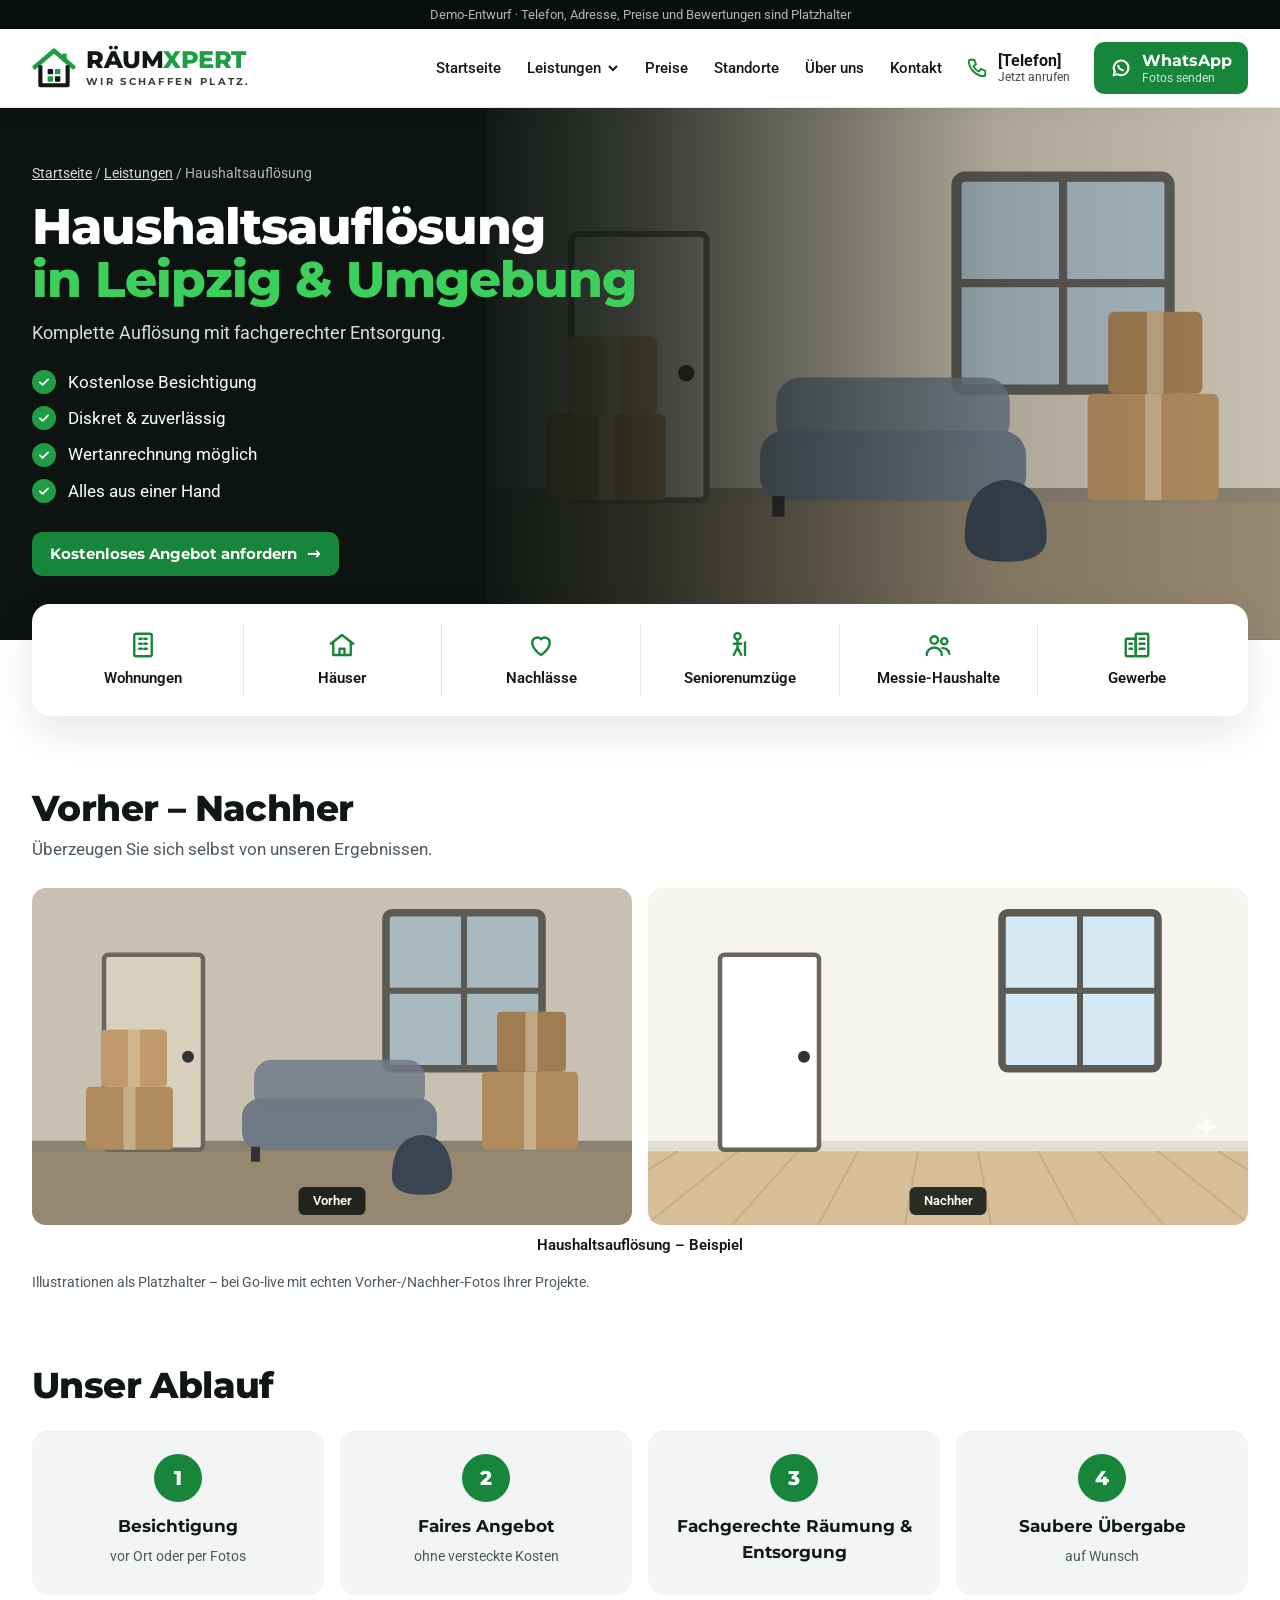
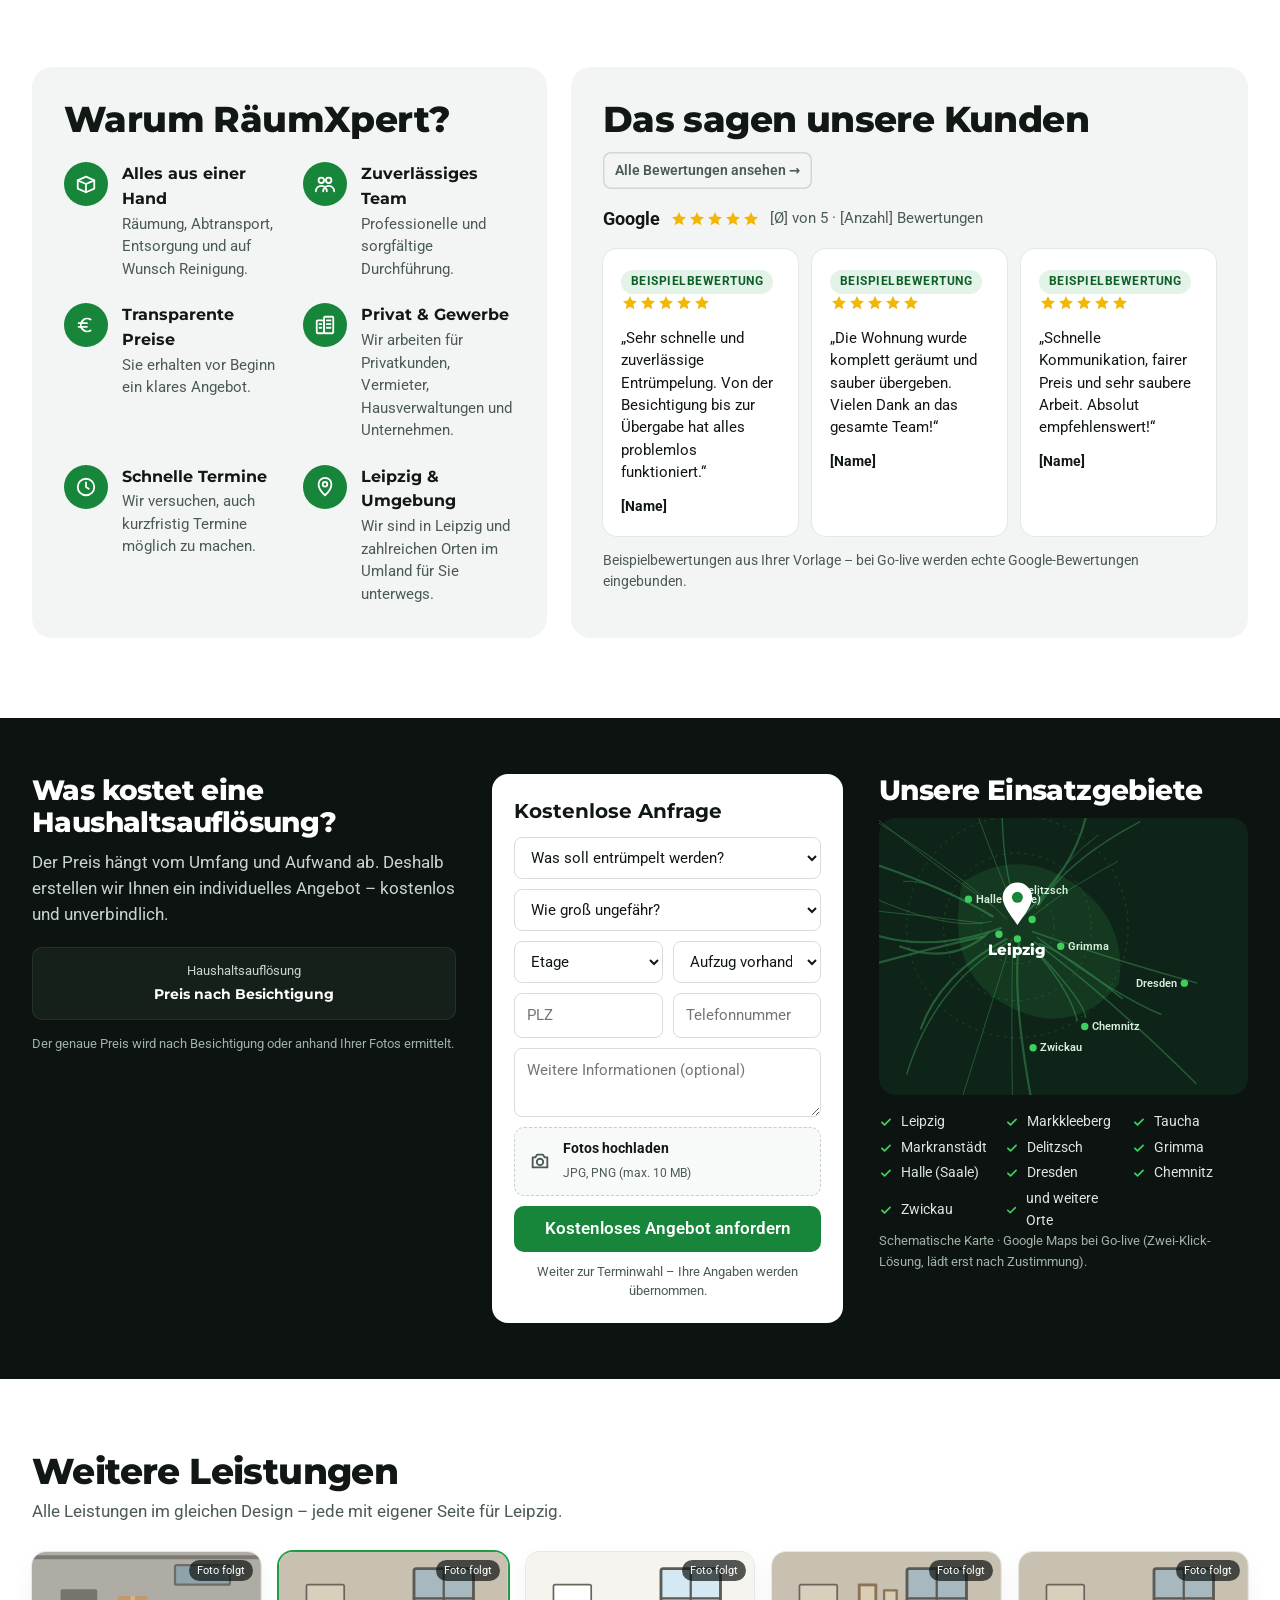
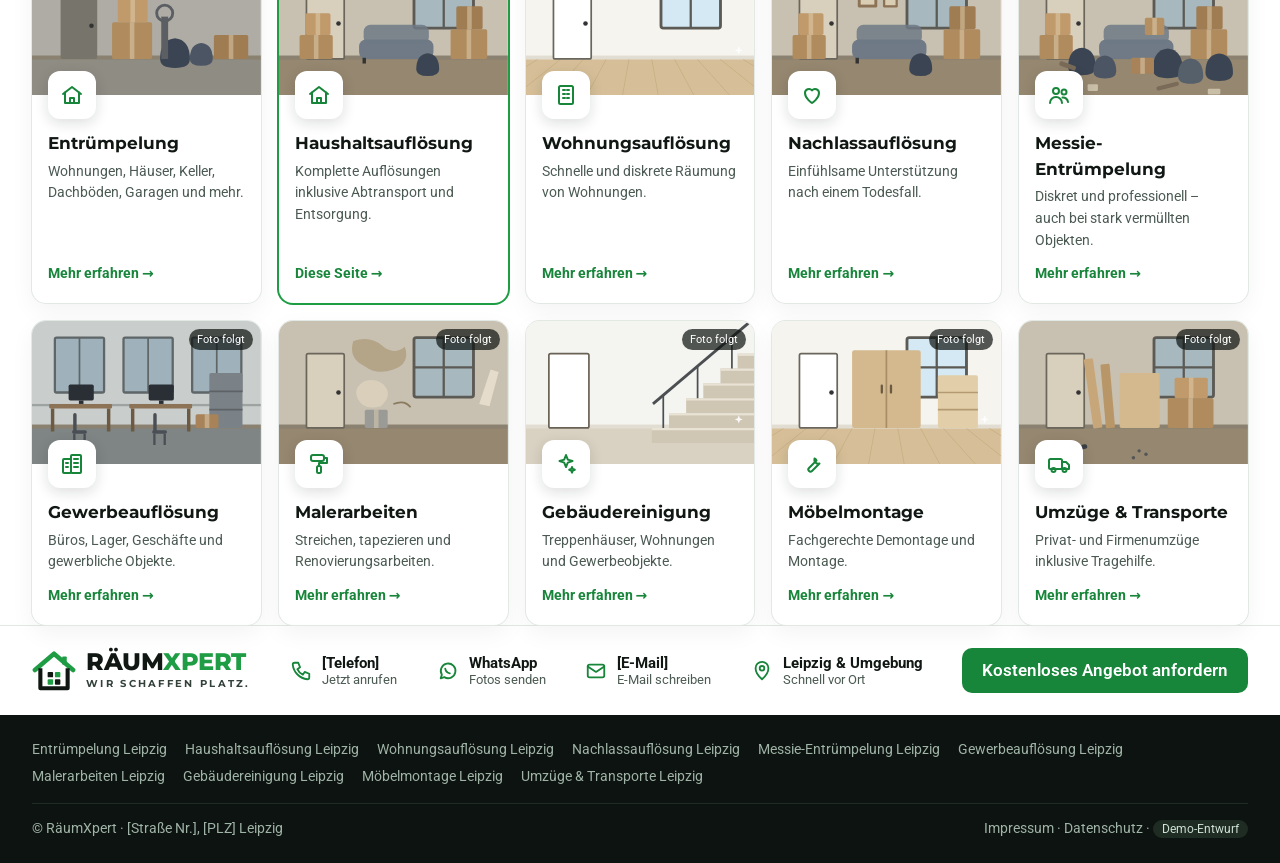
<file: haushaltsaufloesung-leipzig.html>
<!doctype html>
<html lang="de"><head><meta charset="utf-8"><meta name="viewport" content="width=device-width, initial-scale=1">
<title>Haushaltsauflösung Leipzig &amp; Umgebung | RäumXpert</title><meta name="description" content="Haushaltsauflösung in Leipzig und Umgebung: Komplette Auflösung mit fachgerechter Entsorgung. Kostenlose Anfrage per Formular, Telefon oder WhatsApp."><meta name="robots" content="noindex, nofollow">
<link rel="canonical" href="https://entruempelung-leipzig.vercel.app/haushaltsaufloesung-leipzig"><meta property="og:title" content="Haushaltsauflösung Leipzig &amp; Umgebung | RäumXpert"><meta property="og:description" content="Haushaltsauflösung in Leipzig und Umgebung: Komplette Auflösung mit fachgerechter Entsorgung. Kostenlose Anfrage per Formular, Telefon oder WhatsApp."><meta property="og:locale" content="de_DE"><meta property="og:type" content="website">
<meta name="theme-color" content="#0d1310"><link rel="icon" href="/favicon.svg" type="image/svg+xml">
<link rel="preload" href="/fonts/montserrat-600-800-latin.woff2" as="font" type="font/woff2" crossorigin><link rel="stylesheet" href="/styles.css">
<script type="application/ld+json">{"@context": "https://schema.org", "@graph": [{"@type": "Service", "serviceType": "Haushaltsauflösung", "areaServed": "Leipzig und Umgebung", "provider": {"@type": "LocalBusiness", "name": "RäumXpert"}, "url": "https://entruempelung-leipzig.vercel.app/haushaltsaufloesung-leipzig"}, {"@type": "BreadcrumbList", "itemListElement": [{"@type": "ListItem", "position": 1, "name": "Startseite", "item": "https://entruempelung-leipzig.vercel.app/"}, {"@type": "ListItem", "position": 2, "name": "Haushaltsauflösung", "item": "https://entruempelung-leipzig.vercel.app/haushaltsaufloesung-leipzig"}]}]}</script>
</head><body>
<div class="demobar">Demo-Entwurf · Telefon, Adresse, Preise und Bewertungen sind Platzhalter</div>
<header class="hdr"><div class="wrap nav"><a class="logo" href="/" aria-label="RäumXpert – Startseite"><svg width="44" height="40" viewBox="0 0 48 44" aria-hidden="true"><path d="M3 21L24 3l21 18" fill="none" stroke="#1f9d45" stroke-width="5" stroke-linecap="round" stroke-linejoin="round"/><rect x="33" y="6" width="5" height="9" rx="1" fill="#1f9d45"/><path d="M9 19v22h30V19" fill="none" stroke="#111814" stroke-width="4.5" stroke-linejoin="round"/><g><rect x="17" y="23" width="6" height="6" rx="1" fill="#111814"/><rect x="25" y="23" width="6" height="6" rx="1" fill="#1f9d45"/><rect x="17" y="31" width="6" height="6" rx="1" fill="#1f9d45"/><rect x="25" y="31" width="6" height="6" rx="1" fill="#111814"/></g></svg><span><b>RÄUM<em>XPERT</em></b><small>WIR SCHAFFEN PLATZ.</small></span></a>
<nav class="mainnav" aria-label="Hauptnavigation"><a href="/">Startseite</a>
<div class="dd"><button type="button" aria-haspopup="true">Leistungen <svg width="12" height="12" viewBox="0 0 12 12" aria-hidden="true"><path d="M2 4l4 4 4-4" stroke="currentColor" stroke-width="2" fill="none"/></svg></button><div class="ddm"><a href="/entruempelung-leipzig"><svg width="20" height="20" viewBox="0 0 24 24" fill="none" stroke="#17853a" stroke-width="2" stroke-linecap="round" stroke-linejoin="round" aria-hidden="true"><path d="M3 11l9-7 9 7"/><path d="M5 9.5V20h14V9.5"/><path d="M10 20v-5h4v5"/></svg><span>Entrümpelung</span></a><a href="/haushaltsaufloesung-leipzig" aria-current=page><svg width="20" height="20" viewBox="0 0 24 24" fill="none" stroke="#17853a" stroke-width="2" stroke-linecap="round" stroke-linejoin="round" aria-hidden="true"><path d="M3 11l9-7 9 7"/><path d="M5 9.5V20h14V9.5"/><path d="M10 20v-5h4v5"/></svg><span>Haushaltsauflösung</span></a><a href="/wohnungsaufloesung-leipzig"><svg width="20" height="20" viewBox="0 0 24 24" fill="none" stroke="#17853a" stroke-width="2" stroke-linecap="round" stroke-linejoin="round" aria-hidden="true"><rect x="5" y="3" width="14" height="18" rx="1.5"/><path d="M9 7h2M13 7h2M9 11h2M13 11h2M9 15h2M13 15h2"/></svg><span>Wohnungsauflösung</span></a><a href="/nachlassaufloesung-leipzig"><svg width="20" height="20" viewBox="0 0 24 24" fill="none" stroke="#17853a" stroke-width="2" stroke-linecap="round" stroke-linejoin="round" aria-hidden="true"><path d="M12 20s-7-4.4-7-10a4 4 0 0 1 7-2.6A4 4 0 0 1 19 10c0 5.6-7 10-7 10z"/></svg><span>Nachlassauflösung</span></a><a href="/messie-entruempelung-leipzig"><svg width="20" height="20" viewBox="0 0 24 24" fill="none" stroke="#17853a" stroke-width="2" stroke-linecap="round" stroke-linejoin="round" aria-hidden="true"><circle cx="9" cy="8" r="3"/><path d="M3 20a6 6 0 0 1 12 0"/><circle cx="17" cy="9" r="2.5"/><path d="M15.5 14.5A5 5 0 0 1 21 19"/></svg><span>Messie-Entrümpelung</span></a><a href="/gewerbeaufloesung-leipzig"><svg width="20" height="20" viewBox="0 0 24 24" fill="none" stroke="#17853a" stroke-width="2" stroke-linecap="round" stroke-linejoin="round" aria-hidden="true"><rect x="3" y="7" width="8" height="14" rx="1"/><rect x="11" y="3" width="10" height="18" rx="1"/><path d="M14 7h4M14 11h4M14 15h4M6 11h2M6 15h2"/></svg><span>Gewerbeauflösung</span></a><a href="/malerarbeiten-leipzig"><svg width="20" height="20" viewBox="0 0 24 24" fill="none" stroke="#17853a" stroke-width="2" stroke-linecap="round" stroke-linejoin="round" aria-hidden="true"><rect x="4" y="3" width="13" height="6" rx="2"/><path d="M17 6h3v5h-8v3"/><rect x="10" y="14" width="4" height="7" rx="1.5"/></svg><span>Malerarbeiten</span></a><a href="/gebaeudereinigung-leipzig"><svg width="20" height="20" viewBox="0 0 24 24" fill="none" stroke="#17853a" stroke-width="2" stroke-linecap="round" stroke-linejoin="round" aria-hidden="true"><path d="M12 3l1.8 4.6L18.5 9l-4.7 1.6L12 15l-1.8-4.4L5.5 9l4.7-1.4z"/><path d="M18 15l.8 2 2 .8-2 .8-.8 2-.8-2-2-.8 2-.8z"/></svg><span>Gebäudereinigung</span></a><a href="/moebelmontage-leipzig"><svg width="20" height="20" viewBox="0 0 24 24" fill="none" stroke="#17853a" stroke-width="2" stroke-linecap="round" stroke-linejoin="round" aria-hidden="true"><path d="M14.5 6.5a4 4 0 0 0 5 5L12 19a2.1 2.1 0 0 1-3-3l7.5-7.5a4 4 0 0 0-2-2z"/></svg><span>Möbelmontage</span></a><a href="/umzuege-transporte-leipzig"><svg width="20" height="20" viewBox="0 0 24 24" fill="none" stroke="#17853a" stroke-width="2" stroke-linecap="round" stroke-linejoin="round" aria-hidden="true"><rect x="2" y="7" width="13" height="10" rx="1.5"/><path d="M15 10h4l3 3v4h-7"/><circle cx="6.5" cy="18" r="2"/><circle cx="17.5" cy="18" r="2"/></svg><span>Umzüge &amp; Transporte</span></a></div></div>
<a href="/#preise">Preise</a><a href="/#einsatzgebiet">Standorte</a><a href="/#warum">Über uns</a><a href="/#kontakt">Kontakt</a></nav>
<a class="hphone" href="tel:"><svg width="22" height="22" viewBox="0 0 24 24" fill="none" stroke="#17853a" stroke-width="2" stroke-linecap="round" stroke-linejoin="round" aria-hidden="true"><path d="M5 3h4l2 5-3 2a12 12 0 0 0 6 6l2-3 5 2v4a2 2 0 0 1-2 2A18 18 0 0 1 3 5a2 2 0 0 1 2-2z"/></svg><span><b>[Telefon]</b><small>Jetzt anrufen</small></span></a>
<a class="btn wa hwa" href="https://wa.me/" aria-label="WhatsApp – Fotos senden"><svg width="22" height="22" viewBox="0 0 24 24" fill="none" stroke="#fff" stroke-width="2.2" stroke-linecap="round" stroke-linejoin="round" aria-hidden="true"><path d="M4 20l1.3-4A8 8 0 1 1 8 18.7z"/><path d="M9 9.5c.4 2.6 2.4 4.6 5 5"/></svg><span><b>WhatsApp</b><small>Fotos senden</small></span></a>
<details class="mnav"><summary aria-label="Menü"><span></span><span></span><span></span></summary><div class="mpanel"><a href="/">Startseite</a><p>Leistungen</p><a href="/entruempelung-leipzig">Entrümpelung</a><a href="/haushaltsaufloesung-leipzig">Haushaltsauflösung</a><a href="/wohnungsaufloesung-leipzig">Wohnungsauflösung</a><a href="/nachlassaufloesung-leipzig">Nachlassauflösung</a><a href="/messie-entruempelung-leipzig">Messie-Entrümpelung</a><a href="/gewerbeaufloesung-leipzig">Gewerbeauflösung</a><a href="/malerarbeiten-leipzig">Malerarbeiten</a><a href="/gebaeudereinigung-leipzig">Gebäudereinigung</a><a href="/moebelmontage-leipzig">Möbelmontage</a><a href="/umzuege-transporte-leipzig">Umzüge &amp; Transporte</a><a href="/#preise">Preise</a><a href="/#kontakt">Kontakt</a><a class="btn" href="/kostenlose-anfrage">Kostenlose Anfrage</a></div></details>
</div></header><main><section class="hero shero"><div class="sbg"><svg viewBox="0 0 400 260" preserveAspectRatio="xMidYMid slice" aria-hidden="true"><rect width="400" height="260" fill="#c8c0b0"/><polygon points="0,192 400,192 400,260 0,260" fill="#968770"/><rect y="186" width="400" height="7" fill="#8a8170"/><rect x="236" y="34" width="104" height="104" rx="4" fill="#a7b8bf" stroke="#5c5a54" stroke-width="5"/><path d="M288 34v104M236 86h104" stroke="#5c5a54" stroke-width="4"/><rect x="48" y="62" width="66" height="130" rx="3" fill="#d8cfbd" stroke="#6b665c" stroke-width="3"/><circle cx="104" cy="130" r="4" fill="#333"/><rect x="140" y="158" width="130" height="34" rx="12" fill="#6f7a86"/><rect x="148" y="132" width="114" height="34" rx="12" fill="#6f7a86" opacity=".85"/><rect x="146" y="190" width="6" height="10" fill="#333"/><rect x="258" y="190" width="6" height="10" fill="#333"/><rect x="36" y="150" width="58" height="42" rx="3" fill="#b08b5e"/><rect x="61.0" y="150" width="8" height="42" fill="#e2d2b4" opacity=".5"/><rect x="46" y="112" width="44" height="38" rx="3" fill="#c09a6b"/><rect x="64.0" y="112" width="8" height="38" fill="#e2d2b4" opacity=".5"/><rect x="300" y="140" width="64" height="52" rx="3" fill="#b08b5e"/><rect x="328.0" y="140" width="8" height="52" fill="#e2d2b4" opacity=".5"/><rect x="310" y="100" width="46" height="40" rx="3" fill="#a07c52"/><rect x="329.0" y="100" width="8" height="40" fill="#e2d2b4" opacity=".5"/><path d="M240 210 q0 -26.0 20 -28.0 q20 2.0 20 28.0 q0 12.0 -20 12.0 q-20 0 -20 -12.0z" fill="#3a4452"/></svg></div><div class="wrap"><div class="htxt">
<nav class="crumb" aria-label="Brotkrumen"><a href="/">Startseite</a> / <a href="/#leistungen">Leistungen</a> / Haushaltsauflösung</nav>
<h1>Haushalts&shy;auflösung <span>in Leipzig &amp; Umgebung</span></h1><p class="lead">Komplette Auflösung mit fachgerechter Entsorgung.</p><ul class="chk"><li><i><svg width="14" height="14" viewBox="0 0 24 24" fill="none" stroke="#fff" stroke-width="3" stroke-linecap="round" stroke-linejoin="round" aria-hidden="true"><path d="M5 12.5l4.5 4.5L19 7.5"/></svg></i>Kostenlose Besichtigung</li><li><i><svg width="14" height="14" viewBox="0 0 24 24" fill="none" stroke="#fff" stroke-width="3" stroke-linecap="round" stroke-linejoin="round" aria-hidden="true"><path d="M5 12.5l4.5 4.5L19 7.5"/></svg></i>Diskret &amp; zuverlässig</li><li><i><svg width="14" height="14" viewBox="0 0 24 24" fill="none" stroke="#fff" stroke-width="3" stroke-linecap="round" stroke-linejoin="round" aria-hidden="true"><path d="M5 12.5l4.5 4.5L19 7.5"/></svg></i>Wertanrechnung möglich</li><li><i><svg width="14" height="14" viewBox="0 0 24 24" fill="none" stroke="#fff" stroke-width="3" stroke-linecap="round" stroke-linejoin="round" aria-hidden="true"><path d="M5 12.5l4.5 4.5L19 7.5"/></svg></i>Alles aus einer Hand</li></ul>
<a class="btn big" href="/kostenlose-anfrage?leistung=haushaltsaufloesung"><b>Kostenloses Angebot anfordern</b> <span class="arr">→</span></a></div></div></section>
<div class="wrap"><ul class="objrow"><li><svg width="30" height="30" viewBox="0 0 24 24" fill="none" stroke="#17853a" stroke-width="1.9" stroke-linecap="round" stroke-linejoin="round" aria-hidden="true"><rect x="5" y="3" width="14" height="18" rx="1.5"/><path d="M9 7h2M13 7h2M9 11h2M13 11h2M9 15h2M13 15h2"/></svg><span>Wohnungen</span></li><li><svg width="30" height="30" viewBox="0 0 24 24" fill="none" stroke="#17853a" stroke-width="1.9" stroke-linecap="round" stroke-linejoin="round" aria-hidden="true"><path d="M3 11l9-7 9 7"/><path d="M5 9.5V20h14V9.5"/><path d="M10 20v-5h4v5"/></svg><span>Häuser</span></li><li><svg width="30" height="30" viewBox="0 0 24 24" fill="none" stroke="#17853a" stroke-width="1.9" stroke-linecap="round" stroke-linejoin="round" aria-hidden="true"><path d="M12 20s-7-4.4-7-10a4 4 0 0 1 7-2.6A4 4 0 0 1 19 10c0 5.6-7 10-7 10z"/></svg><span>Nachlässe</span></li><li><svg width="30" height="30" viewBox="0 0 24 24" fill="none" stroke="#17853a" stroke-width="1.9" stroke-linecap="round" stroke-linejoin="round" aria-hidden="true"><circle cx="10" cy="5" r="2.5"/><path d="M10 8v6l-3 6M10 14l3 6M7 11h6"/><path d="M16 10v10"/></svg><span>Seniorenumzüge</span></li><li><svg width="30" height="30" viewBox="0 0 24 24" fill="none" stroke="#17853a" stroke-width="1.9" stroke-linecap="round" stroke-linejoin="round" aria-hidden="true"><circle cx="9" cy="8" r="3"/><path d="M3 20a6 6 0 0 1 12 0"/><circle cx="17" cy="9" r="2.5"/><path d="M15.5 14.5A5 5 0 0 1 21 19"/></svg><span>Messie-Haushalte</span></li><li><svg width="30" height="30" viewBox="0 0 24 24" fill="none" stroke="#17853a" stroke-width="1.9" stroke-linecap="round" stroke-linejoin="round" aria-hidden="true"><rect x="3" y="7" width="8" height="14" rx="1"/><rect x="11" y="3" width="10" height="18" rx="1"/><path d="M14 7h4M14 11h4M14 15h4M6 11h2M6 15h2"/></svg><span>Gewerbe</span></li></ul></div>
<section class="wrap sec" id="vorher-nachher"><h2>Vorher – Nachher</h2><p class="sub">Überzeugen Sie sich selbst von unseren Ergebnissen.</p><div class="pairs n1"><figure class="pair big"><div class="pp"><div><svg viewBox="0 0 400 260" preserveAspectRatio="xMidYMid slice" aria-hidden="true"><rect width="400" height="260" fill="#c8c0b0"/><polygon points="0,192 400,192 400,260 0,260" fill="#968770"/><rect y="186" width="400" height="7" fill="#8a8170"/><rect x="236" y="34" width="104" height="104" rx="4" fill="#a7b8bf" stroke="#5c5a54" stroke-width="5"/><path d="M288 34v104M236 86h104" stroke="#5c5a54" stroke-width="4"/><rect x="48" y="62" width="66" height="130" rx="3" fill="#d8cfbd" stroke="#6b665c" stroke-width="3"/><circle cx="104" cy="130" r="4" fill="#333"/><rect x="140" y="158" width="130" height="34" rx="12" fill="#6f7a86"/><rect x="148" y="132" width="114" height="34" rx="12" fill="#6f7a86" opacity=".85"/><rect x="146" y="190" width="6" height="10" fill="#333"/><rect x="258" y="190" width="6" height="10" fill="#333"/><rect x="36" y="150" width="58" height="42" rx="3" fill="#b08b5e"/><rect x="61.0" y="150" width="8" height="42" fill="#e2d2b4" opacity=".5"/><rect x="46" y="112" width="44" height="38" rx="3" fill="#c09a6b"/><rect x="64.0" y="112" width="8" height="38" fill="#e2d2b4" opacity=".5"/><rect x="300" y="140" width="64" height="52" rx="3" fill="#b08b5e"/><rect x="328.0" y="140" width="8" height="52" fill="#e2d2b4" opacity=".5"/><rect x="310" y="100" width="46" height="40" rx="3" fill="#a07c52"/><rect x="329.0" y="100" width="8" height="40" fill="#e2d2b4" opacity=".5"/><path d="M240 210 q0 -26.0 20 -28.0 q20 2.0 20 28.0 q0 12.0 -20 12.0 q-20 0 -20 -12.0z" fill="#3a4452"/></svg><span>Vorher</span></div><div><svg viewBox="0 0 400 260" preserveAspectRatio="xMidYMid slice" aria-hidden="true"><rect width="400" height="260" fill="#f5f4ef"/><polygon points="0,192 400,192 400,260 0,260" fill="#d6bf98"/><rect y="186" width="400" height="7" fill="#e2ddd2"/><path d="M20 193 L-88.0 260" stroke="#c7ad82" stroke-width="1.4"/><path d="M60 193 L-24.0 260" stroke="#c7ad82" stroke-width="1.4"/><path d="M100 193 L40.0 260" stroke="#c7ad82" stroke-width="1.4"/><path d="M140 193 L104.0 260" stroke="#c7ad82" stroke-width="1.4"/><path d="M180 193 L168.0 260" stroke="#c7ad82" stroke-width="1.4"/><path d="M220 193 L232.0 260" stroke="#c7ad82" stroke-width="1.4"/><path d="M260 193 L296.0 260" stroke="#c7ad82" stroke-width="1.4"/><path d="M300 193 L360.0 260" stroke="#c7ad82" stroke-width="1.4"/><path d="M340 193 L424.0 260" stroke="#c7ad82" stroke-width="1.4"/><path d="M380 193 L488.0 260" stroke="#c7ad82" stroke-width="1.4"/><rect x="236" y="34" width="104" height="104" rx="4" fill="#d4e9f3" stroke="#5c5a54" stroke-width="5"/><path d="M288 34v104M236 86h104" stroke="#5c5a54" stroke-width="4"/><rect x="48" y="62" width="66" height="130" rx="3" fill="#ffffff" stroke="#6b665c" stroke-width="3"/><circle cx="104" cy="130" r="4" fill="#333"/><g fill="#ffffff" opacity=".9"><path d="M84 92l3 8 8 3-8 3-3 8-3-8-8-3 8-3z"/><path d="M372 170l2 5 5 2-5 2-2 5-2-5-5-2 5-2z"/></g></svg><span>Nachher</span></div></div><figcaption>Haushaltsauflösung – Beispiel</figcaption></figure></div><p class="note">Illustrationen als Platzhalter – bei Go-live mit echten Vorher-/Nachher-Fotos Ihrer Projekte.</p></section>
<section class="wrap sec"><h2>Unser Ablauf</h2><ol class="abl"><li><span class="n">1</span><b>Besichtigung</b><small>vor Ort oder per Fotos</small></li><li><span class="n">2</span><b>Faires Angebot</b><small>ohne versteckte Kosten</small></li><li><span class="n">3</span><b>Fachgerechte Räumung &amp; Entsorgung</b><small></small></li><li><span class="n">4</span><b>Saubere Übergabe</b><small>auf Wunsch</small></li></ol></section>
<section class="wrap sec wr" id="warum"><div class="whybox"><h2>Warum RäumXpert?</h2><ul class="why"><li><span class="wico"><svg width="22" height="22" viewBox="0 0 24 24" fill="none" stroke="#fff" stroke-width="2" stroke-linecap="round" stroke-linejoin="round" aria-hidden="true"><path d="M3 8l9-4 9 4v9l-9 4-9-4z"/><path d="M3 8l9 4 9-4M12 12v9"/></svg></span><div><h3>Alles aus einer Hand</h3><p>Räumung, Abtransport, Entsorgung und auf Wunsch Reinigung.</p></div></li><li><span class="wico"><svg width="22" height="22" viewBox="0 0 24 24" fill="none" stroke="#fff" stroke-width="2" stroke-linecap="round" stroke-linejoin="round" aria-hidden="true"><circle cx="8" cy="8" r="3"/><circle cx="16" cy="8" r="3"/><path d="M2 20a6 6 0 0 1 12 0M10 20a6 6 0 0 1 12 0"/></svg></span><div><h3>Zuverlässiges Team</h3><p>Professionelle und sorgfältige Durchführung.</p></div></li><li><span class="wico"><svg width="22" height="22" viewBox="0 0 24 24" fill="none" stroke="#fff" stroke-width="2" stroke-linecap="round" stroke-linejoin="round" aria-hidden="true"><path d="M17 6a7 7 0 1 0 0 12"/><path d="M4 10h9M4 14h9"/></svg></span><div><h3>Transparente Preise</h3><p>Sie erhalten vor Beginn ein klares Angebot.</p></div></li><li><span class="wico"><svg width="22" height="22" viewBox="0 0 24 24" fill="none" stroke="#fff" stroke-width="2" stroke-linecap="round" stroke-linejoin="round" aria-hidden="true"><rect x="3" y="7" width="8" height="14" rx="1"/><rect x="11" y="3" width="10" height="18" rx="1"/><path d="M14 7h4M14 11h4M14 15h4M6 11h2M6 15h2"/></svg></span><div><h3>Privat &amp; Gewerbe</h3><p>Wir arbeiten für Privatkunden, Vermieter, Hausverwaltungen und Unternehmen.</p></div></li><li><span class="wico"><svg width="22" height="22" viewBox="0 0 24 24" fill="none" stroke="#fff" stroke-width="2" stroke-linecap="round" stroke-linejoin="round" aria-hidden="true"><circle cx="12" cy="12" r="9"/><path d="M12 7v5l3 2"/></svg></span><div><h3>Schnelle Termine</h3><p>Wir versuchen, auch kurzfristig Termine möglich zu machen.</p></div></li><li><span class="wico"><svg width="22" height="22" viewBox="0 0 24 24" fill="none" stroke="#fff" stroke-width="2" stroke-linecap="round" stroke-linejoin="round" aria-hidden="true"><path d="M12 21s-7-6-7-12a7 7 0 0 1 14 0c0 6-7 12-7 12z"/><circle cx="12" cy="9" r="2.5"/></svg></span><div><h3>Leipzig &amp; Umgebung</h3><p>Wir sind in Leipzig und zahlreichen Orten im Umland für Sie unterwegs.</p></div></li></ul></div>
<div class="revbox" id="bewertungen"><div class="rhead"><h2>Das sagen unsere Kunden</h2><span class="rbtn" aria-disabled="true">Alle Bewertungen ansehen →</span></div>
<div class="gscore"><b>Google</b><span class="stars"><svg width="18" height="18" viewBox="0 0 24 24" aria-hidden="true"><path d="M12 2.8l2.8 6 6.5.7-4.9 4.4 1.4 6.4L12 17l-5.8 3.3 1.4-6.4-4.9-4.4 6.5-.7z" fill="#f2b705"/></svg><svg width="18" height="18" viewBox="0 0 24 24" aria-hidden="true"><path d="M12 2.8l2.8 6 6.5.7-4.9 4.4 1.4 6.4L12 17l-5.8 3.3 1.4-6.4-4.9-4.4 6.5-.7z" fill="#f2b705"/></svg><svg width="18" height="18" viewBox="0 0 24 24" aria-hidden="true"><path d="M12 2.8l2.8 6 6.5.7-4.9 4.4 1.4 6.4L12 17l-5.8 3.3 1.4-6.4-4.9-4.4 6.5-.7z" fill="#f2b705"/></svg><svg width="18" height="18" viewBox="0 0 24 24" aria-hidden="true"><path d="M12 2.8l2.8 6 6.5.7-4.9 4.4 1.4 6.4L12 17l-5.8 3.3 1.4-6.4-4.9-4.4 6.5-.7z" fill="#f2b705"/></svg><svg width="18" height="18" viewBox="0 0 24 24" aria-hidden="true"><path d="M12 2.8l2.8 6 6.5.7-4.9 4.4 1.4 6.4L12 17l-5.8 3.3 1.4-6.4-4.9-4.4 6.5-.7z" fill="#f2b705"/></svg></span><span>[Ø] von 5 · [Anzahl] Bewertungen</span></div><div class="revs"><blockquote class="rev"><span class="bsp">Beispielbewertung</span><div class="stars"><svg width="18" height="18" viewBox="0 0 24 24" aria-hidden="true"><path d="M12 2.8l2.8 6 6.5.7-4.9 4.4 1.4 6.4L12 17l-5.8 3.3 1.4-6.4-4.9-4.4 6.5-.7z" fill="#f2b705"/></svg><svg width="18" height="18" viewBox="0 0 24 24" aria-hidden="true"><path d="M12 2.8l2.8 6 6.5.7-4.9 4.4 1.4 6.4L12 17l-5.8 3.3 1.4-6.4-4.9-4.4 6.5-.7z" fill="#f2b705"/></svg><svg width="18" height="18" viewBox="0 0 24 24" aria-hidden="true"><path d="M12 2.8l2.8 6 6.5.7-4.9 4.4 1.4 6.4L12 17l-5.8 3.3 1.4-6.4-4.9-4.4 6.5-.7z" fill="#f2b705"/></svg><svg width="18" height="18" viewBox="0 0 24 24" aria-hidden="true"><path d="M12 2.8l2.8 6 6.5.7-4.9 4.4 1.4 6.4L12 17l-5.8 3.3 1.4-6.4-4.9-4.4 6.5-.7z" fill="#f2b705"/></svg><svg width="18" height="18" viewBox="0 0 24 24" aria-hidden="true"><path d="M12 2.8l2.8 6 6.5.7-4.9 4.4 1.4 6.4L12 17l-5.8 3.3 1.4-6.4-4.9-4.4 6.5-.7z" fill="#f2b705"/></svg></div><p>„Sehr schnelle und zuverlässige Entrümpelung. Von der Besichtigung bis zur Übergabe hat alles problemlos funktioniert.“</p><cite>[Name]</cite></blockquote><blockquote class="rev"><span class="bsp">Beispielbewertung</span><div class="stars"><svg width="18" height="18" viewBox="0 0 24 24" aria-hidden="true"><path d="M12 2.8l2.8 6 6.5.7-4.9 4.4 1.4 6.4L12 17l-5.8 3.3 1.4-6.4-4.9-4.4 6.5-.7z" fill="#f2b705"/></svg><svg width="18" height="18" viewBox="0 0 24 24" aria-hidden="true"><path d="M12 2.8l2.8 6 6.5.7-4.9 4.4 1.4 6.4L12 17l-5.8 3.3 1.4-6.4-4.9-4.4 6.5-.7z" fill="#f2b705"/></svg><svg width="18" height="18" viewBox="0 0 24 24" aria-hidden="true"><path d="M12 2.8l2.8 6 6.5.7-4.9 4.4 1.4 6.4L12 17l-5.8 3.3 1.4-6.4-4.9-4.4 6.5-.7z" fill="#f2b705"/></svg><svg width="18" height="18" viewBox="0 0 24 24" aria-hidden="true"><path d="M12 2.8l2.8 6 6.5.7-4.9 4.4 1.4 6.4L12 17l-5.8 3.3 1.4-6.4-4.9-4.4 6.5-.7z" fill="#f2b705"/></svg><svg width="18" height="18" viewBox="0 0 24 24" aria-hidden="true"><path d="M12 2.8l2.8 6 6.5.7-4.9 4.4 1.4 6.4L12 17l-5.8 3.3 1.4-6.4-4.9-4.4 6.5-.7z" fill="#f2b705"/></svg></div><p>„Die Wohnung wurde komplett geräumt und sauber übergeben. Vielen Dank an das gesamte Team!“</p><cite>[Name]</cite></blockquote><blockquote class="rev"><span class="bsp">Beispielbewertung</span><div class="stars"><svg width="18" height="18" viewBox="0 0 24 24" aria-hidden="true"><path d="M12 2.8l2.8 6 6.5.7-4.9 4.4 1.4 6.4L12 17l-5.8 3.3 1.4-6.4-4.9-4.4 6.5-.7z" fill="#f2b705"/></svg><svg width="18" height="18" viewBox="0 0 24 24" aria-hidden="true"><path d="M12 2.8l2.8 6 6.5.7-4.9 4.4 1.4 6.4L12 17l-5.8 3.3 1.4-6.4-4.9-4.4 6.5-.7z" fill="#f2b705"/></svg><svg width="18" height="18" viewBox="0 0 24 24" aria-hidden="true"><path d="M12 2.8l2.8 6 6.5.7-4.9 4.4 1.4 6.4L12 17l-5.8 3.3 1.4-6.4-4.9-4.4 6.5-.7z" fill="#f2b705"/></svg><svg width="18" height="18" viewBox="0 0 24 24" aria-hidden="true"><path d="M12 2.8l2.8 6 6.5.7-4.9 4.4 1.4 6.4L12 17l-5.8 3.3 1.4-6.4-4.9-4.4 6.5-.7z" fill="#f2b705"/></svg><svg width="18" height="18" viewBox="0 0 24 24" aria-hidden="true"><path d="M12 2.8l2.8 6 6.5.7-4.9 4.4 1.4 6.4L12 17l-5.8 3.3 1.4-6.4-4.9-4.4 6.5-.7z" fill="#f2b705"/></svg></div><p>„Schnelle Kommunikation, fairer Preis und sehr saubere Arbeit. Absolut empfehlenswert!“</p><cite>[Name]</cite></blockquote></div>
<p class="note">Beispielbewertungen aus Ihrer Vorlage – bei Go-live werden echte Google-Bewertungen eingebunden.</p></div></section><section class="cband" id="kontakt"><div class="wrap cgrid"><div id="preise"><h2>Was kostet eine Haushaltsauflösung?</h2><p>Der Preis hängt vom Umfang und Aufwand ab. Deshalb erstellen wir Ihnen ein individuelles Angebot – kostenlos und unverbindlich.</p><div class="ptiles one"><div class="pt"><span>Haushaltsauflösung</span><b>Preis nach Besichtigung</b></div></div><p class="small">Der genaue Preis wird nach Besichtigung oder anhand Ihrer Fotos ermittelt.</p></div><form class="qform" id="qform" data-leistung="Haushaltsauflösung" novalidate><h3>Kostenlose Anfrage</h3>
<label class="sr" for="q1">Was soll entrümpelt werden?</label><select id="q1" name="objekt"><option value="">Was soll entrümpelt werden?</option><option>Keller</option><option>Dachboden</option><option>Garage</option><option>1-Zimmer-Wohnung</option><option>2-Zimmer-Wohnung</option><option>3-Zimmer-Wohnung</option><option>Haus</option><option>Gewerbeobjekt</option><option>Sonstiges</option></select>
<label class="sr" for="q2">Wie groß ungefähr?</label><select id="q2" name="umfang"><option value="">Wie groß ungefähr?</option><option>bis 20 m²</option><option>20–50 m²</option><option>50–80 m²</option><option>80–120 m²</option><option>über 120 m²</option></select>
<div class="r2"><select id="q3" name="etage" aria-label="Etage"><option value="">Etage</option><option>Erdgeschoss</option><option>1. OG</option><option>2. OG</option><option>3. OG</option><option>4. OG oder höher</option><option>Keller</option></select><select id="q4" name="aufzug" aria-label="Aufzug vorhanden?"><option value="">Aufzug vorhanden?</option><option>Ja</option><option>Nein</option></select></div>
<div class="r2"><input id="q5" name="plz" placeholder="PLZ" inputmode="numeric" aria-label="PLZ"><input id="q6" name="tel" placeholder="Telefonnummer" type="tel" aria-label="Telefonnummer"></div>
<textarea id="q7" name="info" rows="2" placeholder="Weitere Informationen (optional)" aria-label="Weitere Informationen"></textarea>
<label class="up"><svg width="22" height="22" viewBox="0 0 24 24" fill="none" stroke="#4b5a52" stroke-width="2" stroke-linecap="round" stroke-linejoin="round" aria-hidden="true"><path d="M4 8h3l2-3h6l2 3h3v11H4z"/><circle cx="12" cy="13" r="3.5"/></svg><span><b>Fotos hochladen</b><small>JPG, PNG (max. 10 MB)</small></span><input type="file" accept="image/*" multiple></label>
<button class="btn" type="submit">Kostenloses Angebot anfordern</button><p class="fnote">Weiter zur Terminwahl – Ihre Angaben werden übernommen.</p></form><div id="einsatzgebiet"><h2>Unsere Einsatzgebiete</h2><div class="mapw"><div class="map"><svg viewBox="0 0 400 300" role="img" aria-label="Schematische Karte: Leipzig und Umgebung"><rect width="400" height="300" rx="18" fill="#0f2418"/><path d="M144 131 Q119 211 89 307" stroke="#2a6b3f" stroke-width="1" fill="none" opacity=".8"/><path d="M164 109 Q196 81 259 47" stroke="#2a6b3f" stroke-width="1" fill="none" opacity=".8"/><path d="M156 106 Q218 49 227 -16" stroke="#2a6b3f" stroke-width="2.4" fill="none" opacity=".8"/><path d="M166 123 Q251 153 345 179" stroke="#2a6b3f" stroke-width="1.6" fill="none" opacity=".8"/><path d="M122 107 Q55 64 26 69" stroke="#2a6b3f" stroke-width="1" fill="none" opacity=".8"/><path d="M124 107 Q67 73 -23 44" stroke="#2a6b3f" stroke-width="2.4" fill="none" opacity=".8"/><path d="M139 131 Q67 168 45 229" stroke="#2a6b3f" stroke-width="2.4" fill="none" opacity=".8"/><path d="M173 95 Q205 45 283 4" stroke="#2a6b3f" stroke-width="1.6" fill="none" opacity=".8"/><path d="M164 138 Q206 184 215 220" stroke="#2a6b3f" stroke-width="1.6" fill="none" opacity=".8"/><path d="M139 135 Q59 182 30 278" stroke="#2a6b3f" stroke-width="1.6" fill="none" opacity=".8"/><path d="M120 123 Q80 161 22 139" stroke="#2a6b3f" stroke-width="2.4" fill="none" opacity=".8"/><path d="M145 139 Q143 213 145 327" stroke="#2a6b3f" stroke-width="1" fill="none" opacity=".8"/><path d="M133 119 Q56 147 -10 125" stroke="#2a6b3f" stroke-width="2.4" fill="none" opacity=".8"/><path d="M171 129 Q257 193 306 213" stroke="#2a6b3f" stroke-width="1.6" fill="none" opacity=".8"/><path d="M139 80 Q94 -30 81 -89" stroke="#2a6b3f" stroke-width="1" fill="none" opacity=".8"/><path d="M152 135 Q144 190 165 305" stroke="#2a6b3f" stroke-width="2.4" fill="none" opacity=".8"/><path d="M122 112 Q76 124 -14 83" stroke="#2a6b3f" stroke-width="1" fill="none" opacity=".8"/><path d="M115 128 Q12 151 -98 186" stroke="#2a6b3f" stroke-width="2.4" fill="none" opacity=".8"/><path d="M173 136 Q201 145 264 196" stroke="#2a6b3f" stroke-width="1.6" fill="none" opacity=".8"/><path d="M139 110 Q92 62 -9 0" stroke="#2a6b3f" stroke-width="1" fill="none" opacity=".8"/><path d="M170 98 Q195 50 238 18" stroke="#2a6b3f" stroke-width="1" fill="none" opacity=".8"/><path d="M168 134 Q245 190 344 288" stroke="#2a6b3f" stroke-width="1.6" fill="none" opacity=".8"/><path d="M148 94 Q125 25 138 -98" stroke="#2a6b3f" stroke-width="1.6" fill="none" opacity=".8"/><path d="M166 139 Q224 200 224 217" stroke="#2a6b3f" stroke-width="1.6" fill="none" opacity=".8"/><path d="M113 114 Q49 106 -20 99" stroke="#2a6b3f" stroke-width="1" fill="none" opacity=".8"/><path d="M124 96 Q27 27 -38 -29" stroke="#2a6b3f" stroke-width="1" fill="none" opacity=".8"/><circle cx="150" cy="118" r="40" fill="none" stroke="#3ccf5c" stroke-opacity=".22" stroke-dasharray="3 5"/><circle cx="150" cy="118" r="80" fill="none" stroke="#3ccf5c" stroke-opacity=".22" stroke-dasharray="3 5"/><circle cx="150" cy="118" r="120" fill="none" stroke="#3ccf5c" stroke-opacity=".22" stroke-dasharray="3 5"/><path d="M90 70q60-40 120 0t50 110q-50 60-120 24t-50-134z" fill="#3ccf5c" opacity=".12"/><circle cx="150" cy="131" r="4" fill="#3ccf5c"/><circle cx="166" cy="110" r="4" fill="#3ccf5c"/><circle cx="130" cy="126" r="4" fill="#3ccf5c"/><circle cx="146" cy="78" r="4" fill="#3ccf5c"/><text x="154" y="82" text-anchor="start" font-size="12" font-weight="600" fill="#d7efdd" font-family="Roboto,sans-serif">Delitzsch</text><circle cx="197" cy="139" r="4" fill="#3ccf5c"/><text x="205" y="143" text-anchor="start" font-size="12" font-weight="600" fill="#d7efdd" font-family="Roboto,sans-serif">Grimma</text><circle cx="97" cy="88" r="4" fill="#3ccf5c"/><text x="105" y="92" text-anchor="start" font-size="12" font-weight="600" fill="#d7efdd" font-family="Roboto,sans-serif">Halle (Saale)</text><circle cx="331" cy="179" r="4" fill="#3ccf5c"/><text x="323" y="183" text-anchor="end" font-size="12" font-weight="600" fill="#d7efdd" font-family="Roboto,sans-serif">Dresden</text><circle cx="223" cy="226" r="4" fill="#3ccf5c"/><text x="231" y="230" text-anchor="start" font-size="12" font-weight="600" fill="#d7efdd" font-family="Roboto,sans-serif">Chemnitz</text><circle cx="167" cy="249" r="4" fill="#3ccf5c"/><text x="175" y="253" text-anchor="start" font-size="12" font-weight="600" fill="#d7efdd" font-family="Roboto,sans-serif">Zwickau</text><g transform="translate(150 118)"><path d="M0 0c-10-14-16-22-16-30a16 16 0 0 1 32 0c0 8-6 16-16 30z" fill="#fff" transform="translate(0 -2)"/><circle cy="-32" r="6" fill="#17853a"/><text x="0" y="30" text-anchor="middle" font-size="16" font-weight="800" fill="#fff" font-family="Montserrat,sans-serif">Leipzig</text></g></svg></div><ul class="towns"><li><svg width="14" height="14" viewBox="0 0 24 24" fill="none" stroke="#3ccf5c" stroke-width="3" stroke-linecap="round" stroke-linejoin="round" aria-hidden="true"><path d="M5 12.5l4.5 4.5L19 7.5"/></svg>Leipzig</li><li><svg width="14" height="14" viewBox="0 0 24 24" fill="none" stroke="#3ccf5c" stroke-width="3" stroke-linecap="round" stroke-linejoin="round" aria-hidden="true"><path d="M5 12.5l4.5 4.5L19 7.5"/></svg>Markkleeberg</li><li><svg width="14" height="14" viewBox="0 0 24 24" fill="none" stroke="#3ccf5c" stroke-width="3" stroke-linecap="round" stroke-linejoin="round" aria-hidden="true"><path d="M5 12.5l4.5 4.5L19 7.5"/></svg>Taucha</li><li><svg width="14" height="14" viewBox="0 0 24 24" fill="none" stroke="#3ccf5c" stroke-width="3" stroke-linecap="round" stroke-linejoin="round" aria-hidden="true"><path d="M5 12.5l4.5 4.5L19 7.5"/></svg>Markranstädt</li><li><svg width="14" height="14" viewBox="0 0 24 24" fill="none" stroke="#3ccf5c" stroke-width="3" stroke-linecap="round" stroke-linejoin="round" aria-hidden="true"><path d="M5 12.5l4.5 4.5L19 7.5"/></svg>Delitzsch</li><li><svg width="14" height="14" viewBox="0 0 24 24" fill="none" stroke="#3ccf5c" stroke-width="3" stroke-linecap="round" stroke-linejoin="round" aria-hidden="true"><path d="M5 12.5l4.5 4.5L19 7.5"/></svg>Grimma</li><li><svg width="14" height="14" viewBox="0 0 24 24" fill="none" stroke="#3ccf5c" stroke-width="3" stroke-linecap="round" stroke-linejoin="round" aria-hidden="true"><path d="M5 12.5l4.5 4.5L19 7.5"/></svg>Halle (Saale)</li><li><svg width="14" height="14" viewBox="0 0 24 24" fill="none" stroke="#3ccf5c" stroke-width="3" stroke-linecap="round" stroke-linejoin="round" aria-hidden="true"><path d="M5 12.5l4.5 4.5L19 7.5"/></svg>Dresden</li><li><svg width="14" height="14" viewBox="0 0 24 24" fill="none" stroke="#3ccf5c" stroke-width="3" stroke-linecap="round" stroke-linejoin="round" aria-hidden="true"><path d="M5 12.5l4.5 4.5L19 7.5"/></svg>Chemnitz</li><li><svg width="14" height="14" viewBox="0 0 24 24" fill="none" stroke="#3ccf5c" stroke-width="3" stroke-linecap="round" stroke-linejoin="round" aria-hidden="true"><path d="M5 12.5l4.5 4.5L19 7.5"/></svg>Zwickau</li><li><svg width="14" height="14" viewBox="0 0 24 24" fill="none" stroke="#3ccf5c" stroke-width="3" stroke-linecap="round" stroke-linejoin="round" aria-hidden="true"><path d="M5 12.5l4.5 4.5L19 7.5"/></svg>und weitere Orte</li></ul></div><p class="small">Schematische Karte · Google Maps bei Go-live (Zwei-Klick-Lösung, lädt erst nach Zustimmung).</p></div></div></section><section class="wrap sec" id="leistungen"><h2>Weitere Leistungen</h2><p class="sub">Alle Leistungen im gleichen Design – jede mit eigener Seite für Leipzig.</p><div class="sgrid"><a class="stile" href="/entruempelung-leipzig"><div class="ph"><svg viewBox="0 0 400 260" preserveAspectRatio="xMidYMid slice" aria-hidden="true"><rect width="400" height="260" fill="#aeaca5"/><polygon points="0,192 400,192 400,260 0,260" fill="#8f8c84"/><rect y="186" width="400" height="7" fill="#8a8170"/><rect x="250" y="28" width="96" height="34" rx="3" fill="#8fa3ad" stroke="#6e6c66" stroke-width="4"/><path d="M0 14h400" stroke="#7d7b74" stroke-width="7"/><rect x="50" y="70" width="64" height="122" rx="3" fill="#77746c"/><circle cx="104" cy="134" r="4" fill="#333"/><rect x="140" y="128" width="70" height="64" rx="3" fill="#b08b5e"/><rect x="171.0" y="128" width="8" height="64" fill="#e2d2b4" opacity=".5"/><rect x="150" y="82" width="52" height="46" rx="3" fill="#c09a6b"/><rect x="172.0" y="82" width="8" height="46" fill="#e2d2b4" opacity=".5"/><path d="M224 192 q0 -33.800000000000004 26 -36.4 q26 2.6 26 36.4 q0 15.6 -26 15.6 q-26 0 -26 -15.6z" fill="#3a4452"/><path d="M276 192 q0 -26.0 20 -28.0 q20 2.0 20 28.0 q0 12.0 -20 12.0 q-20 0 -20 -12.0z" fill="#4b5563"/><rect x="318" y="150" width="60" height="42" rx="3" fill="#a07c52"/><rect x="344.0" y="150" width="8" height="42" fill="#e2d2b4" opacity=".5"/><rect x="226" y="118" width="12" height="74" fill="#5b5f63"/><circle cx="232" cy="112" r="14" fill="none" stroke="#5b5f63" stroke-width="5"/></svg><span class="phtag">Foto folgt</span></div><span class="sico"><svg width="24" height="24" viewBox="0 0 24 24" fill="none" stroke="#17853a" stroke-width="2" stroke-linecap="round" stroke-linejoin="round" aria-hidden="true"><path d="M3 11l9-7 9 7"/><path d="M5 9.5V20h14V9.5"/><path d="M10 20v-5h4v5"/></svg></span><h3>Entrümpelung</h3><p>Wohnungen, Häuser, Keller, Dachböden, Garagen und mehr.</p><span class="more">Mehr erfahren <span class="arr">→</span></span></a><a class="stile cur" href="/haushaltsaufloesung-leipzig"><div class="ph"><svg viewBox="0 0 400 260" preserveAspectRatio="xMidYMid slice" aria-hidden="true"><rect width="400" height="260" fill="#c8c0b0"/><polygon points="0,192 400,192 400,260 0,260" fill="#968770"/><rect y="186" width="400" height="7" fill="#8a8170"/><rect x="236" y="34" width="104" height="104" rx="4" fill="#a7b8bf" stroke="#5c5a54" stroke-width="5"/><path d="M288 34v104M236 86h104" stroke="#5c5a54" stroke-width="4"/><rect x="48" y="62" width="66" height="130" rx="3" fill="#d8cfbd" stroke="#6b665c" stroke-width="3"/><circle cx="104" cy="130" r="4" fill="#333"/><rect x="140" y="158" width="130" height="34" rx="12" fill="#6f7a86"/><rect x="148" y="132" width="114" height="34" rx="12" fill="#6f7a86" opacity=".85"/><rect x="146" y="190" width="6" height="10" fill="#333"/><rect x="258" y="190" width="6" height="10" fill="#333"/><rect x="36" y="150" width="58" height="42" rx="3" fill="#b08b5e"/><rect x="61.0" y="150" width="8" height="42" fill="#e2d2b4" opacity=".5"/><rect x="46" y="112" width="44" height="38" rx="3" fill="#c09a6b"/><rect x="64.0" y="112" width="8" height="38" fill="#e2d2b4" opacity=".5"/><rect x="300" y="140" width="64" height="52" rx="3" fill="#b08b5e"/><rect x="328.0" y="140" width="8" height="52" fill="#e2d2b4" opacity=".5"/><rect x="310" y="100" width="46" height="40" rx="3" fill="#a07c52"/><rect x="329.0" y="100" width="8" height="40" fill="#e2d2b4" opacity=".5"/><path d="M240 210 q0 -26.0 20 -28.0 q20 2.0 20 28.0 q0 12.0 -20 12.0 q-20 0 -20 -12.0z" fill="#3a4452"/></svg><span class="phtag">Foto folgt</span></div><span class="sico"><svg width="24" height="24" viewBox="0 0 24 24" fill="none" stroke="#17853a" stroke-width="2" stroke-linecap="round" stroke-linejoin="round" aria-hidden="true"><path d="M3 11l9-7 9 7"/><path d="M5 9.5V20h14V9.5"/><path d="M10 20v-5h4v5"/></svg></span><h3>Haushalts&shy;auflösung</h3><p>Komplette Auflösungen inklusive Abtransport und Entsorgung.</p><span class="more">Diese Seite <span class="arr">→</span></span></a><a class="stile" href="/wohnungsaufloesung-leipzig"><div class="ph"><svg viewBox="0 0 400 260" preserveAspectRatio="xMidYMid slice" aria-hidden="true"><rect width="400" height="260" fill="#f5f4ef"/><polygon points="0,192 400,192 400,260 0,260" fill="#d6bf98"/><rect y="186" width="400" height="7" fill="#e2ddd2"/><path d="M20 193 L-88.0 260" stroke="#c7ad82" stroke-width="1.4"/><path d="M60 193 L-24.0 260" stroke="#c7ad82" stroke-width="1.4"/><path d="M100 193 L40.0 260" stroke="#c7ad82" stroke-width="1.4"/><path d="M140 193 L104.0 260" stroke="#c7ad82" stroke-width="1.4"/><path d="M180 193 L168.0 260" stroke="#c7ad82" stroke-width="1.4"/><path d="M220 193 L232.0 260" stroke="#c7ad82" stroke-width="1.4"/><path d="M260 193 L296.0 260" stroke="#c7ad82" stroke-width="1.4"/><path d="M300 193 L360.0 260" stroke="#c7ad82" stroke-width="1.4"/><path d="M340 193 L424.0 260" stroke="#c7ad82" stroke-width="1.4"/><path d="M380 193 L488.0 260" stroke="#c7ad82" stroke-width="1.4"/><rect x="236" y="34" width="104" height="104" rx="4" fill="#d4e9f3" stroke="#5c5a54" stroke-width="5"/><path d="M288 34v104M236 86h104" stroke="#5c5a54" stroke-width="4"/><rect x="48" y="62" width="66" height="130" rx="3" fill="#ffffff" stroke="#6b665c" stroke-width="3"/><circle cx="104" cy="130" r="4" fill="#333"/><g fill="#ffffff" opacity=".9"><path d="M84 92l3 8 8 3-8 3-3 8-3-8-8-3 8-3z"/><path d="M372 170l2 5 5 2-5 2-2 5-2-5-5-2 5-2z"/></g></svg><span class="phtag">Foto folgt</span></div><span class="sico"><svg width="24" height="24" viewBox="0 0 24 24" fill="none" stroke="#17853a" stroke-width="2" stroke-linecap="round" stroke-linejoin="round" aria-hidden="true"><rect x="5" y="3" width="14" height="18" rx="1.5"/><path d="M9 7h2M13 7h2M9 11h2M13 11h2M9 15h2M13 15h2"/></svg></span><h3>Wohnungs&shy;auflösung</h3><p>Schnelle und diskrete Räumung von Wohnungen.</p><span class="more">Mehr erfahren <span class="arr">→</span></span></a><a class="stile" href="/nachlassaufloesung-leipzig"><div class="ph"><svg viewBox="0 0 400 260" preserveAspectRatio="xMidYMid slice" aria-hidden="true"><rect width="400" height="260" fill="#c8c0b0"/><polygon points="0,192 400,192 400,260 0,260" fill="#968770"/><rect y="186" width="400" height="7" fill="#8a8170"/><rect x="236" y="34" width="104" height="104" rx="4" fill="#a7b8bf" stroke="#5c5a54" stroke-width="5"/><path d="M288 34v104M236 86h104" stroke="#5c5a54" stroke-width="4"/><rect x="48" y="62" width="66" height="130" rx="3" fill="#d8cfbd" stroke="#6b665c" stroke-width="3"/><circle cx="104" cy="130" r="4" fill="#333"/><rect x="140" y="158" width="130" height="34" rx="12" fill="#6f7a86"/><rect x="148" y="132" width="114" height="34" rx="12" fill="#6f7a86" opacity=".85"/><rect x="146" y="190" width="6" height="10" fill="#333"/><rect x="258" y="190" width="6" height="10" fill="#333"/><rect x="36" y="150" width="58" height="42" rx="3" fill="#b08b5e"/><rect x="61.0" y="150" width="8" height="42" fill="#e2d2b4" opacity=".5"/><rect x="46" y="112" width="44" height="38" rx="3" fill="#c09a6b"/><rect x="64.0" y="112" width="8" height="38" fill="#e2d2b4" opacity=".5"/><rect x="300" y="140" width="64" height="52" rx="3" fill="#b08b5e"/><rect x="328.0" y="140" width="8" height="52" fill="#e2d2b4" opacity=".5"/><rect x="310" y="100" width="46" height="40" rx="3" fill="#a07c52"/><rect x="329.0" y="100" width="8" height="40" fill="#e2d2b4" opacity=".5"/><rect x="150" y="60" width="34" height="42" rx="2" fill="#8c7356"/><rect x="155" y="65" width="24" height="32" fill="#d9cdb4"/><rect x="194" y="70" width="26" height="32" rx="2" fill="#8c7356"/><rect x="198" y="74" width="18" height="24" fill="#d9cdb4"/><path d="M240 210 q0 -26.0 20 -28.0 q20 2.0 20 28.0 q0 12.0 -20 12.0 q-20 0 -20 -12.0z" fill="#3a4452"/></svg><span class="phtag">Foto folgt</span></div><span class="sico"><svg width="24" height="24" viewBox="0 0 24 24" fill="none" stroke="#17853a" stroke-width="2" stroke-linecap="round" stroke-linejoin="round" aria-hidden="true"><path d="M12 20s-7-4.4-7-10a4 4 0 0 1 7-2.6A4 4 0 0 1 19 10c0 5.6-7 10-7 10z"/></svg></span><h3>Nachlass&shy;auflösung</h3><p>Einfühlsame Unterstützung nach einem Todesfall.</p><span class="more">Mehr erfahren <span class="arr">→</span></span></a><a class="stile" href="/messie-entruempelung-leipzig"><div class="ph"><svg viewBox="0 0 400 260" preserveAspectRatio="xMidYMid slice" aria-hidden="true"><rect width="400" height="260" fill="#c8c0b0"/><polygon points="0,192 400,192 400,260 0,260" fill="#968770"/><rect y="186" width="400" height="7" fill="#8a8170"/><rect x="236" y="34" width="104" height="104" rx="4" fill="#a7b8bf" stroke="#5c5a54" stroke-width="5"/><path d="M288 34v104M236 86h104" stroke="#5c5a54" stroke-width="4"/><rect x="48" y="62" width="66" height="130" rx="3" fill="#d8cfbd" stroke="#6b665c" stroke-width="3"/><circle cx="104" cy="130" r="4" fill="#333"/><rect x="140" y="158" width="130" height="34" rx="12" fill="#6f7a86"/><rect x="148" y="132" width="114" height="34" rx="12" fill="#6f7a86" opacity=".85"/><rect x="146" y="190" width="6" height="10" fill="#333"/><rect x="258" y="190" width="6" height="10" fill="#333"/><rect x="36" y="150" width="58" height="42" rx="3" fill="#b08b5e"/><rect x="61.0" y="150" width="8" height="42" fill="#e2d2b4" opacity=".5"/><rect x="46" y="112" width="44" height="38" rx="3" fill="#c09a6b"/><rect x="64.0" y="112" width="8" height="38" fill="#e2d2b4" opacity=".5"/><rect x="300" y="140" width="64" height="52" rx="3" fill="#b08b5e"/><rect x="328.0" y="140" width="8" height="52" fill="#e2d2b4" opacity=".5"/><rect x="310" y="100" width="46" height="40" rx="3" fill="#a07c52"/><rect x="329.0" y="100" width="8" height="40" fill="#e2d2b4" opacity=".5"/><path d="M86 206 q0 -31.200000000000003 24 -33.599999999999994 q24 2.4000000000000004 24 33.599999999999994 q0 14.399999999999999 -24 14.399999999999999 q-24 0 -24 -14.399999999999999z" fill="#3a4452"/><path d="M130 214 q0 -26.0 20 -28.0 q20 2.0 20 28.0 q0 12.0 -20 12.0 q-20 0 -20 -12.0z" fill="#4b5563"/><path d="M234 210 q0 -33.800000000000004 26 -36.4 q26 2.6 26 36.4 q0 15.6 -26 15.6 q-26 0 -26 -15.6z" fill="#3a4452"/><path d="M278 222 q0 -28.6 22 -30.799999999999997 q22 2.2 22 30.799999999999997 q0 13.2 -22 13.2 q-22 0 -22 -13.2z" fill="#56606b"/><path d="M326 216 q0 -31.200000000000003 24 -33.599999999999994 q24 2.4000000000000004 24 33.599999999999994 q0 14.399999999999999 -24 14.399999999999999 q-24 0 -24 -14.399999999999999z" fill="#3a4452"/><rect x="196" y="190" width="40" height="28" rx="3" fill="#a8835a"/><rect x="212.0" y="190" width="8" height="28" fill="#e2d2b4" opacity=".5"/><rect x="220" y="120" width="34" height="30" rx="3" fill="#b48f62"/><rect x="233.0" y="120" width="8" height="30" fill="#e2d2b4" opacity=".5"/><g fill="#7a6a58"><rect x="70" y="200" width="30" height="8" rx="3" transform="rotate(20 85 204)"/><rect x="240" y="236" width="40" height="7" rx="3" transform="rotate(-14 260 240)"/></g><g fill="#c9bfa8"><rect x="120" y="236" width="18" height="12" rx="2"/><rect x="330" y="244" width="22" height="10" rx="2"/></g></svg><span class="phtag">Foto folgt</span></div><span class="sico"><svg width="24" height="24" viewBox="0 0 24 24" fill="none" stroke="#17853a" stroke-width="2" stroke-linecap="round" stroke-linejoin="round" aria-hidden="true"><circle cx="9" cy="8" r="3"/><path d="M3 20a6 6 0 0 1 12 0"/><circle cx="17" cy="9" r="2.5"/><path d="M15.5 14.5A5 5 0 0 1 21 19"/></svg></span><h3>Messie-Entrümpelung</h3><p>Diskret und professionell – auch bei stark vermüllten Objekten.</p><span class="more">Mehr erfahren <span class="arr">→</span></span></a><a class="stile" href="/gewerbeaufloesung-leipzig"><div class="ph"><svg viewBox="0 0 400 260" preserveAspectRatio="xMidYMid slice" aria-hidden="true"><rect width="400" height="260" fill="#c9cdcb"/><polygon points="0,192 400,192 400,260 0,260" fill="#7e8584"/><rect y="186" width="400" height="7" fill="#8a8170"/><rect x="40" y="34" width="86" height="96" rx="3" fill="#9fb2bb" stroke="#5f6668" stroke-width="4"/><path d="M83 34v96" stroke="#5f6668" stroke-width="3"/><rect x="160" y="34" width="86" height="96" rx="3" fill="#9fb2bb" stroke="#5f6668" stroke-width="4"/><path d="M203 34v96" stroke="#5f6668" stroke-width="3"/><rect x="280" y="34" width="86" height="96" rx="3" fill="#9fb2bb" stroke="#5f6668" stroke-width="4"/><path d="M323 34v96" stroke="#5f6668" stroke-width="3"/><rect y="150" width="400" height="4" fill="#9da3a1"/><rect x="30" y="150" width="110" height="8" rx="2" fill="#8c7356"/><path d="M36 158v40M134 158v40" stroke="#6d5a43" stroke-width="6"/><rect x="64" y="116" width="44" height="28" rx="3" fill="#2a2f35"/><rect x="82" y="144" width="8" height="6" fill="#2a2f35"/><rect x="170" y="150" width="110" height="8" rx="2" fill="#8c7356"/><path d="M176 158v40M274 158v40" stroke="#6d5a43" stroke-width="6"/><rect x="204" y="116" width="44" height="28" rx="3" fill="#2a2f35"/><rect x="222" y="144" width="8" height="6" fill="#2a2f35"/><rect x="70" y="196" width="26" height="6" rx="3" fill="#4a4f55"/><rect x="72" y="166" width="6" height="34" rx="3" fill="#4a4f55"/><path d="M74 202v20M92 202v20" stroke="#4a4f55" stroke-width="4"/><rect x="210" y="196" width="26" height="6" rx="3" fill="#4a4f55"/><rect x="212" y="166" width="6" height="34" rx="3" fill="#4a4f55"/><path d="M214 202v20M232 202v20" stroke="#4a4f55" stroke-width="4"/><rect x="310" y="96" width="58" height="96" rx="3" fill="#7b8287"/><path d="M310 128h58M310 160h58" stroke="#5c6266" stroke-width="3"/><rect x="286" y="168" width="40" height="24" rx="3" fill="#a8835a"/><rect x="302.0" y="168" width="8" height="24" fill="#e2d2b4" opacity=".5"/></svg><span class="phtag">Foto folgt</span></div><span class="sico"><svg width="24" height="24" viewBox="0 0 24 24" fill="none" stroke="#17853a" stroke-width="2" stroke-linecap="round" stroke-linejoin="round" aria-hidden="true"><rect x="3" y="7" width="8" height="14" rx="1"/><rect x="11" y="3" width="10" height="18" rx="1"/><path d="M14 7h4M14 11h4M14 15h4M6 11h2M6 15h2"/></svg></span><h3>Gewerbe&shy;auflösung</h3><p>Büros, Lager, Geschäfte und gewerbliche Objekte.</p><span class="more">Mehr erfahren <span class="arr">→</span></span></a><a class="stile" href="/malerarbeiten-leipzig"><div class="ph"><svg viewBox="0 0 400 260" preserveAspectRatio="xMidYMid slice" aria-hidden="true"><rect width="400" height="260" fill="#c8c0b0"/><polygon points="0,192 400,192 400,260 0,260" fill="#968770"/><rect y="186" width="400" height="7" fill="#8a8170"/><rect x="236" y="34" width="104" height="104" rx="4" fill="#a7b8bf" stroke="#5c5a54" stroke-width="5"/><path d="M288 34v104M236 86h104" stroke="#5c5a54" stroke-width="4"/><rect x="48" y="62" width="66" height="130" rx="3" fill="#d8cfbd" stroke="#6b665c" stroke-width="3"/><circle cx="104" cy="130" r="4" fill="#333"/><path d="M130 40q30-10 50 8t40 2q10 30-20 40t-50-6q-30-14-20-44z" fill="#b4a588"/><path d="M150 110q24-6 36 10t-8 34q-30 8-40-12t12-32z" fill="#d9cfbb"/><path d="M350 150l20-60 14 4-16 60z" fill="#e6dccb"/><path d="M200 150q20-8 30 6" stroke="#8a7a5f" stroke-width="3" fill="none"/><rect x="150" y="160" width="40" height="32" rx="3" fill="#9a9a96"/><rect x="166.0" y="160" width="8" height="32" fill="#e2d2b4" opacity=".5"/></svg><span class="phtag">Foto folgt</span></div><span class="sico"><svg width="24" height="24" viewBox="0 0 24 24" fill="none" stroke="#17853a" stroke-width="2" stroke-linecap="round" stroke-linejoin="round" aria-hidden="true"><rect x="4" y="3" width="13" height="6" rx="2"/><path d="M17 6h3v5h-8v3"/><rect x="10" y="14" width="4" height="7" rx="1.5"/></svg></span><h3>Malerarbeiten</h3><p>Streichen, tapezieren und Renovierungsarbeiten.</p><span class="more">Mehr erfahren <span class="arr">→</span></span></a><a class="stile" href="/gebaeudereinigung-leipzig"><div class="ph"><svg viewBox="0 0 400 260" preserveAspectRatio="xMidYMid slice" aria-hidden="true"><rect width="400" height="260" fill="#f4f4f0"/><polygon points="0,192 400,192 400,260 0,260" fill="#d9d2c2"/><rect y="186" width="400" height="7" fill="#e2ddd2"/><rect x="220" y="192" width="180" height="26" fill="#cfc6b3"/><rect x="220" y="192" width="180" height="4" fill="#e9e3d6"/><rect x="250" y="166" width="150" height="26" fill="#cfc6b3"/><rect x="250" y="166" width="150" height="4" fill="#e9e3d6"/><rect x="280" y="140" width="120" height="26" fill="#cfc6b3"/><rect x="280" y="140" width="120" height="4" fill="#e9e3d6"/><rect x="310" y="114" width="90" height="26" fill="#cfc6b3"/><rect x="310" y="114" width="90" height="4" fill="#e9e3d6"/><rect x="340" y="88" width="60" height="26" fill="#cfc6b3"/><rect x="340" y="88" width="60" height="4" fill="#e9e3d6"/><rect x="370" y="62" width="30" height="26" fill="#cfc6b3"/><rect x="370" y="62" width="30" height="4" fill="#e9e3d6"/><path d="M222 150 L392 6" stroke="#4b4f52" stroke-width="5"/><path d="M240 192v-56M300 140v-56M360 88v-56" stroke="#4b4f52" stroke-width="3"/><rect x="40" y="62" width="70" height="130" rx="3" fill="#ffffff" stroke="#6a6255" stroke-width="3"/><g fill="#ffffff" opacity=".9"><path d="M84 92l3 8 8 3-8 3-3 8-3-8-8-3 8-3z"/><path d="M372 170l2 5 5 2-5 2-2 5-2-5-5-2 5-2z"/></g></svg><span class="phtag">Foto folgt</span></div><span class="sico"><svg width="24" height="24" viewBox="0 0 24 24" fill="none" stroke="#17853a" stroke-width="2" stroke-linecap="round" stroke-linejoin="round" aria-hidden="true"><path d="M12 3l1.8 4.6L18.5 9l-4.7 1.6L12 15l-1.8-4.4L5.5 9l4.7-1.4z"/><path d="M18 15l.8 2 2 .8-2 .8-.8 2-.8-2-2-.8 2-.8z"/></svg></span><h3>Gebäude&shy;reinigung</h3><p>Treppenhäuser, Wohnungen und Gewerbeobjekte.</p><span class="more">Mehr erfahren <span class="arr">→</span></span></a><a class="stile" href="/moebelmontage-leipzig"><div class="ph"><svg viewBox="0 0 400 260" preserveAspectRatio="xMidYMid slice" aria-hidden="true"><rect width="400" height="260" fill="#f5f4ef"/><polygon points="0,192 400,192 400,260 0,260" fill="#d6bf98"/><rect y="186" width="400" height="7" fill="#e2ddd2"/><path d="M20 193 L-88.0 260" stroke="#c7ad82" stroke-width="1.4"/><path d="M60 193 L-24.0 260" stroke="#c7ad82" stroke-width="1.4"/><path d="M100 193 L40.0 260" stroke="#c7ad82" stroke-width="1.4"/><path d="M140 193 L104.0 260" stroke="#c7ad82" stroke-width="1.4"/><path d="M180 193 L168.0 260" stroke="#c7ad82" stroke-width="1.4"/><path d="M220 193 L232.0 260" stroke="#c7ad82" stroke-width="1.4"/><path d="M260 193 L296.0 260" stroke="#c7ad82" stroke-width="1.4"/><path d="M300 193 L360.0 260" stroke="#c7ad82" stroke-width="1.4"/><path d="M340 193 L424.0 260" stroke="#c7ad82" stroke-width="1.4"/><path d="M380 193 L488.0 260" stroke="#c7ad82" stroke-width="1.4"/><rect x="236" y="34" width="104" height="104" rx="4" fill="#d4e9f3" stroke="#5c5a54" stroke-width="5"/><path d="M288 34v104M236 86h104" stroke="#5c5a54" stroke-width="4"/><rect x="48" y="62" width="66" height="130" rx="3" fill="#ffffff" stroke="#6b665c" stroke-width="3"/><circle cx="104" cy="130" r="4" fill="#333"/><rect x="140" y="56" width="120" height="136" rx="4" fill="#d4b98f"/><path d="M200 56v136" stroke="#a88e66" stroke-width="3"/><rect x="190" y="116" width="4" height="16" rx="2" fill="#6b5a43"/><rect x="206" y="116" width="4" height="16" rx="2" fill="#6b5a43"/><rect x="290" y="100" width="70" height="92" rx="3" fill="#e2cfa9"/><path d="M290 130h70M290 160h70" stroke="#b39a72" stroke-width="3"/><g fill="#ffffff" opacity=".9"><path d="M84 92l3 8 8 3-8 3-3 8-3-8-8-3 8-3z"/><path d="M372 170l2 5 5 2-5 2-2 5-2-5-5-2 5-2z"/></g></svg><span class="phtag">Foto folgt</span></div><span class="sico"><svg width="24" height="24" viewBox="0 0 24 24" fill="none" stroke="#17853a" stroke-width="2" stroke-linecap="round" stroke-linejoin="round" aria-hidden="true"><path d="M14.5 6.5a4 4 0 0 0 5 5L12 19a2.1 2.1 0 0 1-3-3l7.5-7.5a4 4 0 0 0-2-2z"/></svg></span><h3>Möbel&shy;montage</h3><p>Fachgerechte Demontage und Montage.</p><span class="more">Mehr erfahren <span class="arr">→</span></span></a><a class="stile" href="/umzuege-transporte-leipzig"><div class="ph"><svg viewBox="0 0 400 260" preserveAspectRatio="xMidYMid slice" aria-hidden="true"><rect width="400" height="260" fill="#c8c0b0"/><polygon points="0,192 400,192 400,260 0,260" fill="#968770"/><rect y="186" width="400" height="7" fill="#8a8170"/><rect x="236" y="34" width="104" height="104" rx="4" fill="#a7b8bf" stroke="#5c5a54" stroke-width="5"/><path d="M288 34v104M236 86h104" stroke="#5c5a54" stroke-width="4"/><rect x="48" y="62" width="66" height="130" rx="3" fill="#d8cfbd" stroke="#6b665c" stroke-width="3"/><circle cx="104" cy="130" r="4" fill="#333"/><g><rect x="130" y="70" width="16" height="122" rx="2" fill="#c7a77a" transform="rotate(-8 138 192)"/><rect x="152" y="80" width="16" height="112" rx="2" fill="#b89668" transform="rotate(-5 160 192)"/><rect x="176" y="96" width="70" height="96" rx="3" fill="#d4b98f"/></g><rect x="260" y="140" width="80" height="52" rx="3" fill="#b08b5e"/><rect x="296.0" y="140" width="8" height="52" fill="#e2d2b4" opacity=".5"/><rect x="272" y="104" width="58" height="36" rx="3" fill="#c09a6b"/><rect x="297.0" y="104" width="8" height="36" fill="#e2d2b4" opacity=".5"/><g fill="#555"><circle cx="210" cy="232" r="3"/><circle cx="222" cy="238" r="3"/><circle cx="200" cy="244" r="3"/></g><rect x="60" y="226" width="60" height="8" rx="4" fill="#3b3f44" transform="rotate(-12 90 230)"/></svg><span class="phtag">Foto folgt</span></div><span class="sico"><svg width="24" height="24" viewBox="0 0 24 24" fill="none" stroke="#17853a" stroke-width="2" stroke-linecap="round" stroke-linejoin="round" aria-hidden="true"><rect x="2" y="7" width="13" height="10" rx="1.5"/><path d="M15 10h4l3 3v4h-7"/><circle cx="6.5" cy="18" r="2"/><circle cx="17.5" cy="18" r="2"/></svg></span><h3>Umzüge &amp; Transporte</h3><p>Privat- und Firmenumzüge inklusive Tragehilfe.</p><span class="more">Mehr erfahren <span class="arr">→</span></span></a></div></section></main>
<footer><div class="fbar"><div class="wrap fgrid"><a class="logo" href="/" aria-label="RäumXpert – Startseite"><svg width="44" height="40" viewBox="0 0 48 44" aria-hidden="true"><path d="M3 21L24 3l21 18" fill="none" stroke="#1f9d45" stroke-width="5" stroke-linecap="round" stroke-linejoin="round"/><rect x="33" y="6" width="5" height="9" rx="1" fill="#1f9d45"/><path d="M9 19v22h30V19" fill="none" stroke="#111814" stroke-width="4.5" stroke-linejoin="round"/><g><rect x="17" y="23" width="6" height="6" rx="1" fill="#111814"/><rect x="25" y="23" width="6" height="6" rx="1" fill="#1f9d45"/><rect x="17" y="31" width="6" height="6" rx="1" fill="#1f9d45"/><rect x="25" y="31" width="6" height="6" rx="1" fill="#111814"/></g></svg><span><b>RÄUM<em>XPERT</em></b><small>WIR SCHAFFEN PLATZ.</small></span></a>
<a href="tel:"><svg width="22" height="22" viewBox="0 0 24 24" fill="none" stroke="#17853a" stroke-width="2" stroke-linecap="round" stroke-linejoin="round" aria-hidden="true"><path d="M5 3h4l2 5-3 2a12 12 0 0 0 6 6l2-3 5 2v4a2 2 0 0 1-2 2A18 18 0 0 1 3 5a2 2 0 0 1 2-2z"/></svg><span><b>[Telefon]</b><small>Jetzt anrufen</small></span></a>
<a href="https://wa.me/"><svg width="22" height="22" viewBox="0 0 24 24" fill="none" stroke="#17853a" stroke-width="2" stroke-linecap="round" stroke-linejoin="round" aria-hidden="true"><path d="M4 20l1.3-4A8 8 0 1 1 8 18.7z"/><path d="M9 9.5c.4 2.6 2.4 4.6 5 5"/></svg><span><b>WhatsApp</b><small>Fotos senden</small></span></a>
<a href="mailto:"><svg width="22" height="22" viewBox="0 0 24 24" fill="none" stroke="#17853a" stroke-width="2" stroke-linecap="round" stroke-linejoin="round" aria-hidden="true"><rect x="3" y="5" width="18" height="14" rx="2"/><path d="M3 7l9 6 9-6"/></svg><span><b>[E-Mail]</b><small>E-Mail schreiben</small></span></a>
<span class="fi"><svg width="22" height="22" viewBox="0 0 24 24" fill="none" stroke="#17853a" stroke-width="2" stroke-linecap="round" stroke-linejoin="round" aria-hidden="true"><path d="M12 21s-7-6-7-12a7 7 0 0 1 14 0c0 6-7 12-7 12z"/><circle cx="12" cy="9" r="2.5"/></svg><span><b>Leipzig &amp; Umgebung</b><small>Schnell vor Ort</small></span></span>
<a class="btn" href="/kostenlose-anfrage">Kostenloses Angebot anfordern</a></div></div>
<div class="flegal"><div class="wrap"><nav class="fsv" aria-label="Leistungen"><a href="/entruempelung-leipzig">Entrümpelung Leipzig</a><a href="/haushaltsaufloesung-leipzig">Haushaltsauflösung Leipzig</a><a href="/wohnungsaufloesung-leipzig">Wohnungsauflösung Leipzig</a><a href="/nachlassaufloesung-leipzig">Nachlassauflösung Leipzig</a><a href="/messie-entruempelung-leipzig">Messie-Entrümpelung Leipzig</a><a href="/gewerbeaufloesung-leipzig">Gewerbeauflösung Leipzig</a><a href="/malerarbeiten-leipzig">Malerarbeiten Leipzig</a><a href="/gebaeudereinigung-leipzig">Gebäudereinigung Leipzig</a><a href="/moebelmontage-leipzig">Möbelmontage Leipzig</a><a href="/umzuege-transporte-leipzig">Umzüge &amp; Transporte Leipzig</a></nav><div class="frow"><span>© RäumXpert · [Straße Nr.], [PLZ] Leipzig</span><span><a href="/impressum">Impressum</a> · <a href="/datenschutz">Datenschutz</a> · <span class="dp">Demo-Entwurf</span></span></div></div></div></footer>
<div class="mbar"><a class="mb-tel" href="tel:"><svg width="22" height="22" viewBox="0 0 24 24" fill="none" stroke="#17853a" stroke-width="2" stroke-linecap="round" stroke-linejoin="round" aria-hidden="true"><path d="M5 3h4l2 5-3 2a12 12 0 0 0 6 6l2-3 5 2v4a2 2 0 0 1-2 2A18 18 0 0 1 3 5a2 2 0 0 1 2-2z"/></svg><span><b>[Telefon]</b><small>Jetzt anrufen</small></span></a><a class="mb-wa" href="https://wa.me/"><svg width="22" height="22" viewBox="0 0 24 24" fill="none" stroke="#fff" stroke-width="2.2" stroke-linecap="round" stroke-linejoin="round" aria-hidden="true"><path d="M4 20l1.3-4A8 8 0 1 1 8 18.7z"/><path d="M9 9.5c.4 2.6 2.4 4.6 5 5"/></svg><span><b>WhatsApp</b><small>Fotos senden</small></span></a></div>
<script src="/site.js" defer></script></body></html>
</file>
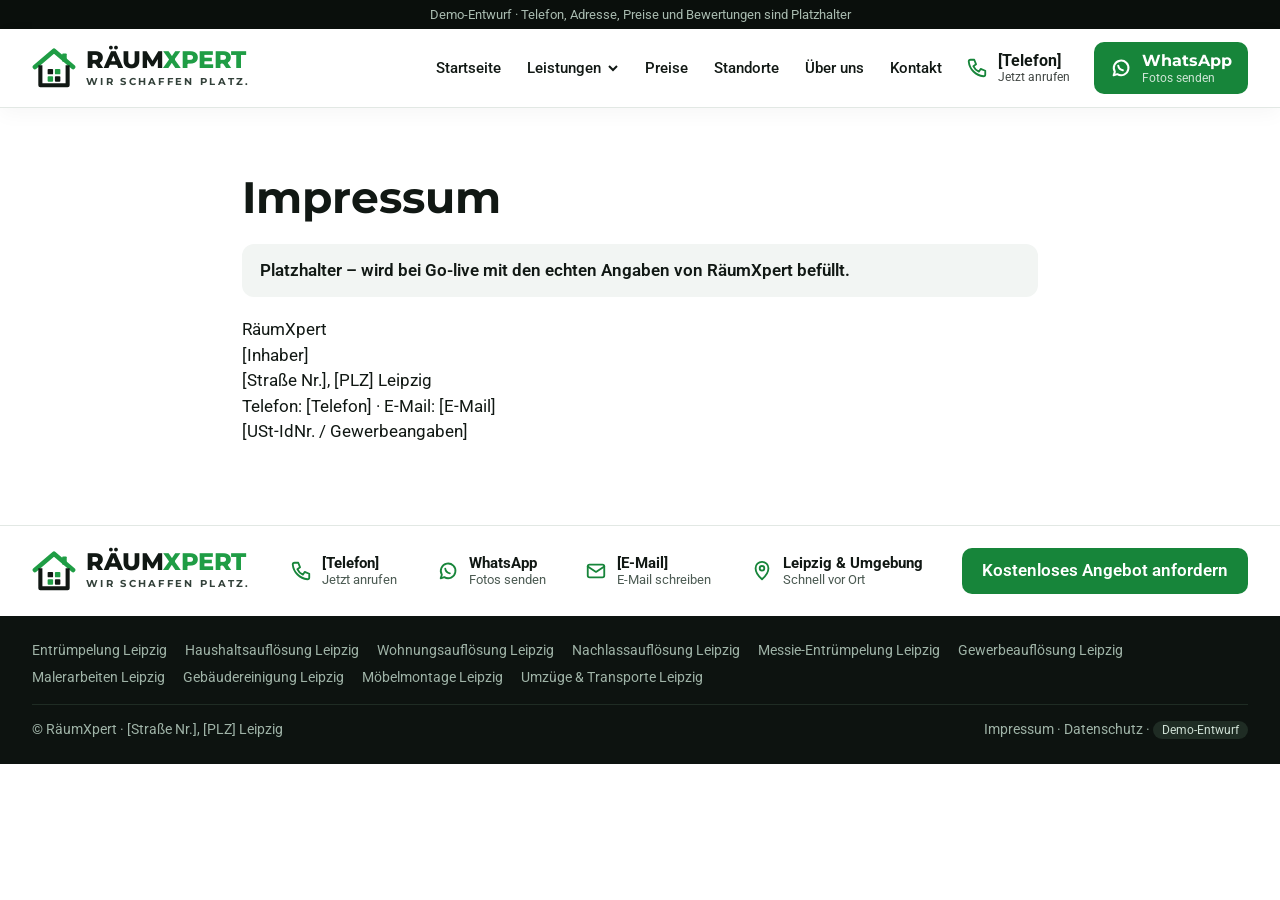
<file: impressum.html>
<!doctype html>
<html lang="de"><head><meta charset="utf-8"><meta name="viewport" content="width=device-width, initial-scale=1">
<title>Impressum | RäumXpert</title><meta name="description" content="Impressum von RäumXpert (Platzhalter)."><meta name="robots" content="noindex, nofollow">
<link rel="canonical" href="https://entruempelung-leipzig.vercel.app/impressum"><meta property="og:title" content="Impressum | RäumXpert"><meta property="og:description" content="Impressum von RäumXpert (Platzhalter)."><meta property="og:locale" content="de_DE"><meta property="og:type" content="website">
<meta name="theme-color" content="#0d1310"><link rel="icon" href="/favicon.svg" type="image/svg+xml">
<link rel="preload" href="/fonts/montserrat-600-800-latin.woff2" as="font" type="font/woff2" crossorigin><link rel="stylesheet" href="/styles.css">
<script type="application/ld+json">{"@context": "https://schema.org", "@type": "LocalBusiness", "name": "RäumXpert", "slogan": "Wir schaffen Platz.", "areaServed": "Leipzig und Umgebung", "address": {"@type": "PostalAddress", "addressLocality": "Leipzig", "addressCountry": "DE"}, "url": "https://entruempelung-leipzig.vercel.app/"}</script>
</head><body>
<div class="demobar">Demo-Entwurf · Telefon, Adresse, Preise und Bewertungen sind Platzhalter</div>
<header class="hdr"><div class="wrap nav"><a class="logo" href="/" aria-label="RäumXpert – Startseite"><svg width="44" height="40" viewBox="0 0 48 44" aria-hidden="true"><path d="M3 21L24 3l21 18" fill="none" stroke="#1f9d45" stroke-width="5" stroke-linecap="round" stroke-linejoin="round"/><rect x="33" y="6" width="5" height="9" rx="1" fill="#1f9d45"/><path d="M9 19v22h30V19" fill="none" stroke="#111814" stroke-width="4.5" stroke-linejoin="round"/><g><rect x="17" y="23" width="6" height="6" rx="1" fill="#111814"/><rect x="25" y="23" width="6" height="6" rx="1" fill="#1f9d45"/><rect x="17" y="31" width="6" height="6" rx="1" fill="#1f9d45"/><rect x="25" y="31" width="6" height="6" rx="1" fill="#111814"/></g></svg><span><b>RÄUM<em>XPERT</em></b><small>WIR SCHAFFEN PLATZ.</small></span></a>
<nav class="mainnav" aria-label="Hauptnavigation"><a href="/">Startseite</a>
<div class="dd"><button type="button" aria-haspopup="true">Leistungen <svg width="12" height="12" viewBox="0 0 12 12" aria-hidden="true"><path d="M2 4l4 4 4-4" stroke="currentColor" stroke-width="2" fill="none"/></svg></button><div class="ddm"><a href="/entruempelung-leipzig"><svg width="20" height="20" viewBox="0 0 24 24" fill="none" stroke="#17853a" stroke-width="2" stroke-linecap="round" stroke-linejoin="round" aria-hidden="true"><path d="M3 11l9-7 9 7"/><path d="M5 9.5V20h14V9.5"/><path d="M10 20v-5h4v5"/></svg><span>Entrümpelung</span></a><a href="/haushaltsaufloesung-leipzig"><svg width="20" height="20" viewBox="0 0 24 24" fill="none" stroke="#17853a" stroke-width="2" stroke-linecap="round" stroke-linejoin="round" aria-hidden="true"><path d="M3 11l9-7 9 7"/><path d="M5 9.5V20h14V9.5"/><path d="M10 20v-5h4v5"/></svg><span>Haushaltsauflösung</span></a><a href="/wohnungsaufloesung-leipzig"><svg width="20" height="20" viewBox="0 0 24 24" fill="none" stroke="#17853a" stroke-width="2" stroke-linecap="round" stroke-linejoin="round" aria-hidden="true"><rect x="5" y="3" width="14" height="18" rx="1.5"/><path d="M9 7h2M13 7h2M9 11h2M13 11h2M9 15h2M13 15h2"/></svg><span>Wohnungsauflösung</span></a><a href="/nachlassaufloesung-leipzig"><svg width="20" height="20" viewBox="0 0 24 24" fill="none" stroke="#17853a" stroke-width="2" stroke-linecap="round" stroke-linejoin="round" aria-hidden="true"><path d="M12 20s-7-4.4-7-10a4 4 0 0 1 7-2.6A4 4 0 0 1 19 10c0 5.6-7 10-7 10z"/></svg><span>Nachlassauflösung</span></a><a href="/messie-entruempelung-leipzig"><svg width="20" height="20" viewBox="0 0 24 24" fill="none" stroke="#17853a" stroke-width="2" stroke-linecap="round" stroke-linejoin="round" aria-hidden="true"><circle cx="9" cy="8" r="3"/><path d="M3 20a6 6 0 0 1 12 0"/><circle cx="17" cy="9" r="2.5"/><path d="M15.5 14.5A5 5 0 0 1 21 19"/></svg><span>Messie-Entrümpelung</span></a><a href="/gewerbeaufloesung-leipzig"><svg width="20" height="20" viewBox="0 0 24 24" fill="none" stroke="#17853a" stroke-width="2" stroke-linecap="round" stroke-linejoin="round" aria-hidden="true"><rect x="3" y="7" width="8" height="14" rx="1"/><rect x="11" y="3" width="10" height="18" rx="1"/><path d="M14 7h4M14 11h4M14 15h4M6 11h2M6 15h2"/></svg><span>Gewerbeauflösung</span></a><a href="/malerarbeiten-leipzig"><svg width="20" height="20" viewBox="0 0 24 24" fill="none" stroke="#17853a" stroke-width="2" stroke-linecap="round" stroke-linejoin="round" aria-hidden="true"><rect x="4" y="3" width="13" height="6" rx="2"/><path d="M17 6h3v5h-8v3"/><rect x="10" y="14" width="4" height="7" rx="1.5"/></svg><span>Malerarbeiten</span></a><a href="/gebaeudereinigung-leipzig"><svg width="20" height="20" viewBox="0 0 24 24" fill="none" stroke="#17853a" stroke-width="2" stroke-linecap="round" stroke-linejoin="round" aria-hidden="true"><path d="M12 3l1.8 4.6L18.5 9l-4.7 1.6L12 15l-1.8-4.4L5.5 9l4.7-1.4z"/><path d="M18 15l.8 2 2 .8-2 .8-.8 2-.8-2-2-.8 2-.8z"/></svg><span>Gebäudereinigung</span></a><a href="/moebelmontage-leipzig"><svg width="20" height="20" viewBox="0 0 24 24" fill="none" stroke="#17853a" stroke-width="2" stroke-linecap="round" stroke-linejoin="round" aria-hidden="true"><path d="M14.5 6.5a4 4 0 0 0 5 5L12 19a2.1 2.1 0 0 1-3-3l7.5-7.5a4 4 0 0 0-2-2z"/></svg><span>Möbelmontage</span></a><a href="/umzuege-transporte-leipzig"><svg width="20" height="20" viewBox="0 0 24 24" fill="none" stroke="#17853a" stroke-width="2" stroke-linecap="round" stroke-linejoin="round" aria-hidden="true"><rect x="2" y="7" width="13" height="10" rx="1.5"/><path d="M15 10h4l3 3v4h-7"/><circle cx="6.5" cy="18" r="2"/><circle cx="17.5" cy="18" r="2"/></svg><span>Umzüge &amp; Transporte</span></a></div></div>
<a href="/#preise">Preise</a><a href="/#einsatzgebiet">Standorte</a><a href="/#warum">Über uns</a><a href="/#kontakt">Kontakt</a></nav>
<a class="hphone" href="tel:"><svg width="22" height="22" viewBox="0 0 24 24" fill="none" stroke="#17853a" stroke-width="2" stroke-linecap="round" stroke-linejoin="round" aria-hidden="true"><path d="M5 3h4l2 5-3 2a12 12 0 0 0 6 6l2-3 5 2v4a2 2 0 0 1-2 2A18 18 0 0 1 3 5a2 2 0 0 1 2-2z"/></svg><span><b>[Telefon]</b><small>Jetzt anrufen</small></span></a>
<a class="btn wa hwa" href="https://wa.me/" aria-label="WhatsApp – Fotos senden"><svg width="22" height="22" viewBox="0 0 24 24" fill="none" stroke="#fff" stroke-width="2.2" stroke-linecap="round" stroke-linejoin="round" aria-hidden="true"><path d="M4 20l1.3-4A8 8 0 1 1 8 18.7z"/><path d="M9 9.5c.4 2.6 2.4 4.6 5 5"/></svg><span><b>WhatsApp</b><small>Fotos senden</small></span></a>
<details class="mnav"><summary aria-label="Menü"><span></span><span></span><span></span></summary><div class="mpanel"><a href="/">Startseite</a><p>Leistungen</p><a href="/entruempelung-leipzig">Entrümpelung</a><a href="/haushaltsaufloesung-leipzig">Haushaltsauflösung</a><a href="/wohnungsaufloesung-leipzig">Wohnungsauflösung</a><a href="/nachlassaufloesung-leipzig">Nachlassauflösung</a><a href="/messie-entruempelung-leipzig">Messie-Entrümpelung</a><a href="/gewerbeaufloesung-leipzig">Gewerbeauflösung</a><a href="/malerarbeiten-leipzig">Malerarbeiten</a><a href="/gebaeudereinigung-leipzig">Gebäudereinigung</a><a href="/moebelmontage-leipzig">Möbelmontage</a><a href="/umzuege-transporte-leipzig">Umzüge &amp; Transporte</a><a href="/#preise">Preise</a><a href="/#kontakt">Kontakt</a><a class="btn" href="/kostenlose-anfrage">Kostenlose Anfrage</a></div></details>
</div></header><main><section class="wrap legal"><h1>Impressum</h1><p class="phbox">Platzhalter – wird bei Go-live mit den echten Angaben von RäumXpert befüllt.</p><p>RäumXpert<br>[Inhaber]<br>[Straße Nr.], [PLZ] Leipzig<br>Telefon: [Telefon] · E-Mail: [E-Mail]<br>[USt-IdNr. / Gewerbeangaben]</p></section></main>
<footer><div class="fbar"><div class="wrap fgrid"><a class="logo" href="/" aria-label="RäumXpert – Startseite"><svg width="44" height="40" viewBox="0 0 48 44" aria-hidden="true"><path d="M3 21L24 3l21 18" fill="none" stroke="#1f9d45" stroke-width="5" stroke-linecap="round" stroke-linejoin="round"/><rect x="33" y="6" width="5" height="9" rx="1" fill="#1f9d45"/><path d="M9 19v22h30V19" fill="none" stroke="#111814" stroke-width="4.5" stroke-linejoin="round"/><g><rect x="17" y="23" width="6" height="6" rx="1" fill="#111814"/><rect x="25" y="23" width="6" height="6" rx="1" fill="#1f9d45"/><rect x="17" y="31" width="6" height="6" rx="1" fill="#1f9d45"/><rect x="25" y="31" width="6" height="6" rx="1" fill="#111814"/></g></svg><span><b>RÄUM<em>XPERT</em></b><small>WIR SCHAFFEN PLATZ.</small></span></a>
<a href="tel:"><svg width="22" height="22" viewBox="0 0 24 24" fill="none" stroke="#17853a" stroke-width="2" stroke-linecap="round" stroke-linejoin="round" aria-hidden="true"><path d="M5 3h4l2 5-3 2a12 12 0 0 0 6 6l2-3 5 2v4a2 2 0 0 1-2 2A18 18 0 0 1 3 5a2 2 0 0 1 2-2z"/></svg><span><b>[Telefon]</b><small>Jetzt anrufen</small></span></a>
<a href="https://wa.me/"><svg width="22" height="22" viewBox="0 0 24 24" fill="none" stroke="#17853a" stroke-width="2" stroke-linecap="round" stroke-linejoin="round" aria-hidden="true"><path d="M4 20l1.3-4A8 8 0 1 1 8 18.7z"/><path d="M9 9.5c.4 2.6 2.4 4.6 5 5"/></svg><span><b>WhatsApp</b><small>Fotos senden</small></span></a>
<a href="mailto:"><svg width="22" height="22" viewBox="0 0 24 24" fill="none" stroke="#17853a" stroke-width="2" stroke-linecap="round" stroke-linejoin="round" aria-hidden="true"><rect x="3" y="5" width="18" height="14" rx="2"/><path d="M3 7l9 6 9-6"/></svg><span><b>[E-Mail]</b><small>E-Mail schreiben</small></span></a>
<span class="fi"><svg width="22" height="22" viewBox="0 0 24 24" fill="none" stroke="#17853a" stroke-width="2" stroke-linecap="round" stroke-linejoin="round" aria-hidden="true"><path d="M12 21s-7-6-7-12a7 7 0 0 1 14 0c0 6-7 12-7 12z"/><circle cx="12" cy="9" r="2.5"/></svg><span><b>Leipzig &amp; Umgebung</b><small>Schnell vor Ort</small></span></span>
<a class="btn" href="/kostenlose-anfrage">Kostenloses Angebot anfordern</a></div></div>
<div class="flegal"><div class="wrap"><nav class="fsv" aria-label="Leistungen"><a href="/entruempelung-leipzig">Entrümpelung Leipzig</a><a href="/haushaltsaufloesung-leipzig">Haushaltsauflösung Leipzig</a><a href="/wohnungsaufloesung-leipzig">Wohnungsauflösung Leipzig</a><a href="/nachlassaufloesung-leipzig">Nachlassauflösung Leipzig</a><a href="/messie-entruempelung-leipzig">Messie-Entrümpelung Leipzig</a><a href="/gewerbeaufloesung-leipzig">Gewerbeauflösung Leipzig</a><a href="/malerarbeiten-leipzig">Malerarbeiten Leipzig</a><a href="/gebaeudereinigung-leipzig">Gebäudereinigung Leipzig</a><a href="/moebelmontage-leipzig">Möbelmontage Leipzig</a><a href="/umzuege-transporte-leipzig">Umzüge &amp; Transporte Leipzig</a></nav><div class="frow"><span>© RäumXpert · [Straße Nr.], [PLZ] Leipzig</span><span><a href="/impressum">Impressum</a> · <a href="/datenschutz">Datenschutz</a> · <span class="dp">Demo-Entwurf</span></span></div></div></div></footer>
<div class="mbar"><a class="mb-tel" href="tel:"><svg width="22" height="22" viewBox="0 0 24 24" fill="none" stroke="#17853a" stroke-width="2" stroke-linecap="round" stroke-linejoin="round" aria-hidden="true"><path d="M5 3h4l2 5-3 2a12 12 0 0 0 6 6l2-3 5 2v4a2 2 0 0 1-2 2A18 18 0 0 1 3 5a2 2 0 0 1 2-2z"/></svg><span><b>[Telefon]</b><small>Jetzt anrufen</small></span></a><a class="mb-wa" href="https://wa.me/"><svg width="22" height="22" viewBox="0 0 24 24" fill="none" stroke="#fff" stroke-width="2.2" stroke-linecap="round" stroke-linejoin="round" aria-hidden="true"><path d="M4 20l1.3-4A8 8 0 1 1 8 18.7z"/><path d="M9 9.5c.4 2.6 2.4 4.6 5 5"/></svg><span><b>WhatsApp</b><small>Fotos senden</small></span></a></div>
<script src="/site.js" defer></script></body></html>
</file>
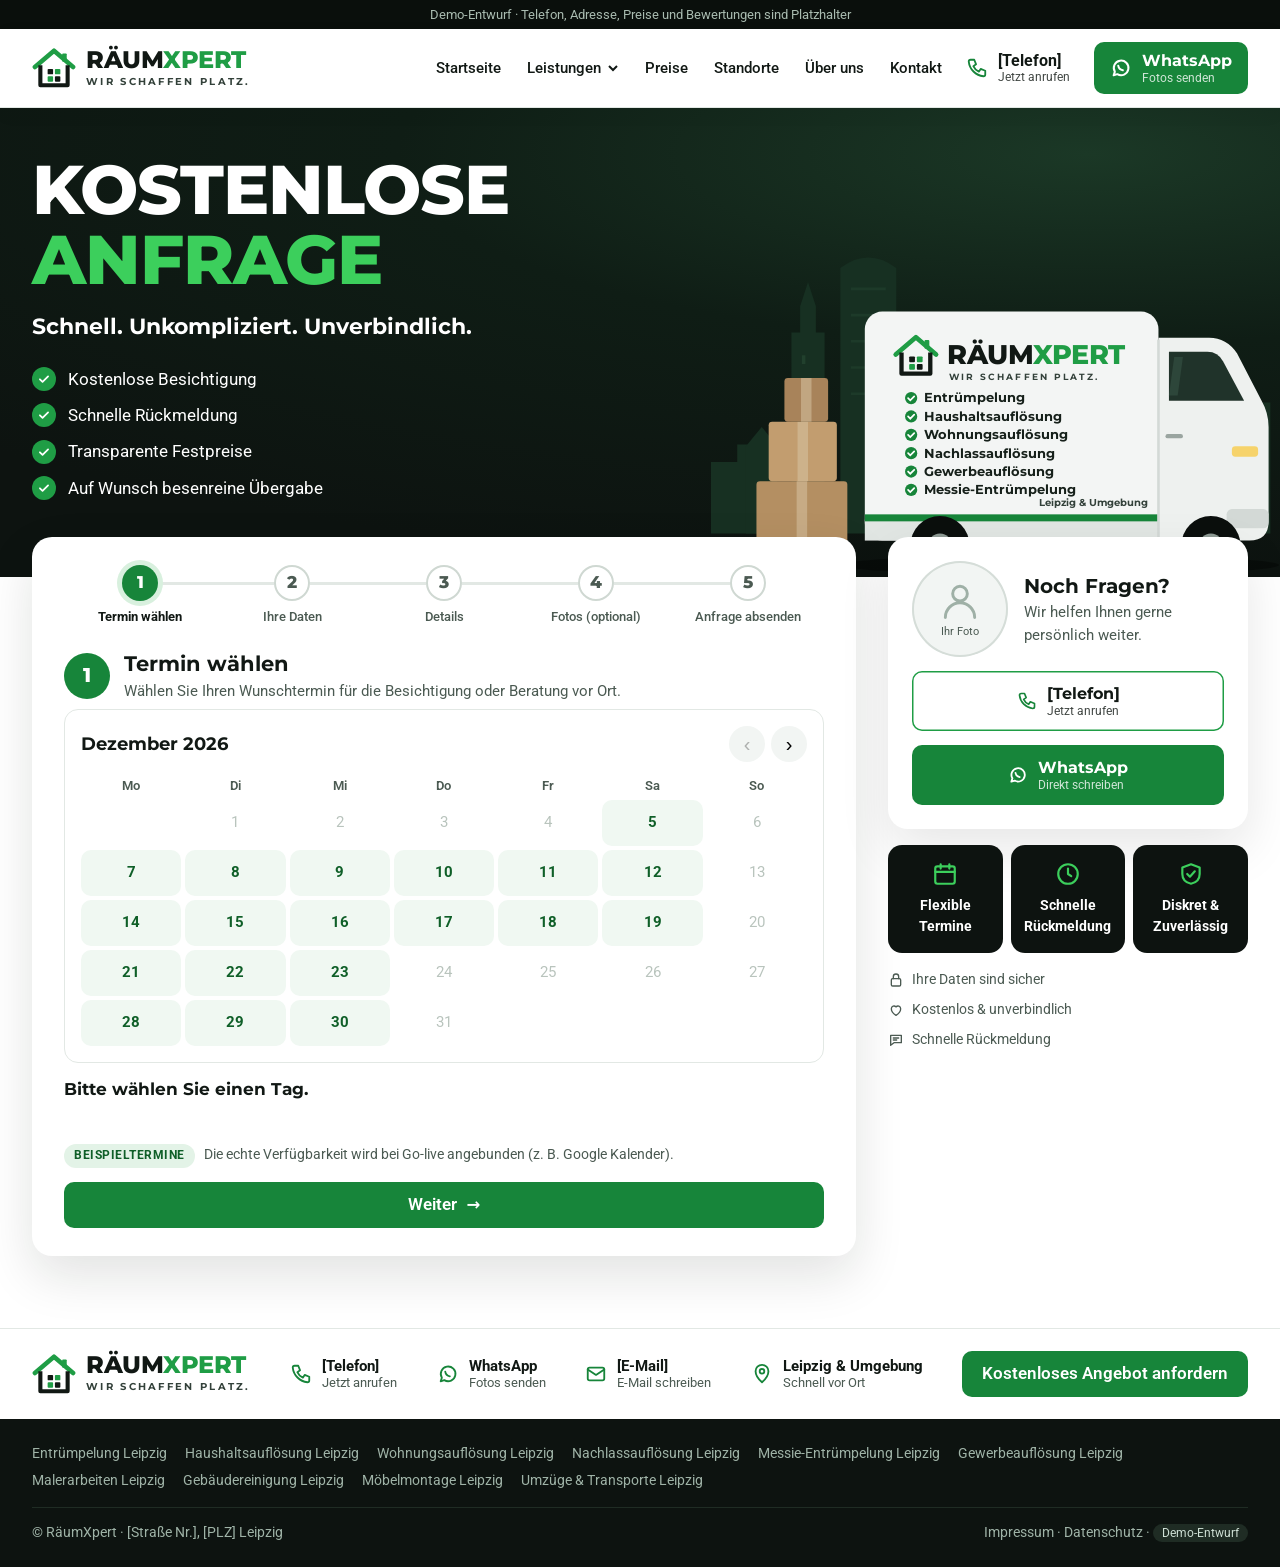
<file: kostenlose-anfrage.html>
<!doctype html>
<html lang="de"><head><meta charset="utf-8"><meta name="viewport" content="width=device-width, initial-scale=1">
<title>Kostenlose Anfrage – Wunschtermin wählen | RäumXpert</title><meta name="description" content="Kostenlose Anfrage bei RäumXpert in Leipzig: Wunschtermin für die Besichtigung wählen, Daten und Fotos senden – unverbindlich."><meta name="robots" content="noindex, nofollow">
<link rel="canonical" href="https://entruempelung-leipzig.vercel.app/kostenlose-anfrage"><meta property="og:title" content="Kostenlose Anfrage – Wunschtermin wählen | RäumXpert"><meta property="og:description" content="Kostenlose Anfrage bei RäumXpert in Leipzig: Wunschtermin für die Besichtigung wählen, Daten und Fotos senden – unverbindlich."><meta property="og:locale" content="de_DE"><meta property="og:type" content="website">
<meta name="theme-color" content="#0d1310"><link rel="icon" href="/favicon.svg" type="image/svg+xml">
<link rel="preload" href="/fonts/montserrat-600-800-latin.woff2" as="font" type="font/woff2" crossorigin><link rel="stylesheet" href="/styles.css">
<script type="application/ld+json">{"@context": "https://schema.org", "@type": "LocalBusiness", "name": "RäumXpert", "slogan": "Wir schaffen Platz.", "areaServed": "Leipzig und Umgebung", "address": {"@type": "PostalAddress", "addressLocality": "Leipzig", "addressCountry": "DE"}, "url": "https://entruempelung-leipzig.vercel.app/"}</script>
</head><body>
<div class="demobar">Demo-Entwurf · Telefon, Adresse, Preise und Bewertungen sind Platzhalter</div>
<header class="hdr"><div class="wrap nav"><a class="logo" href="/" aria-label="RäumXpert – Startseite"><svg width="44" height="40" viewBox="0 0 48 44" aria-hidden="true"><path d="M3 21L24 3l21 18" fill="none" stroke="#1f9d45" stroke-width="5" stroke-linecap="round" stroke-linejoin="round"/><rect x="33" y="6" width="5" height="9" rx="1" fill="#1f9d45"/><path d="M9 19v22h30V19" fill="none" stroke="#111814" stroke-width="4.5" stroke-linejoin="round"/><g><rect x="17" y="23" width="6" height="6" rx="1" fill="#111814"/><rect x="25" y="23" width="6" height="6" rx="1" fill="#1f9d45"/><rect x="17" y="31" width="6" height="6" rx="1" fill="#1f9d45"/><rect x="25" y="31" width="6" height="6" rx="1" fill="#111814"/></g></svg><span><b>RÄUM<em>XPERT</em></b><small>WIR SCHAFFEN PLATZ.</small></span></a>
<nav class="mainnav" aria-label="Hauptnavigation"><a href="/">Startseite</a>
<div class="dd"><button type="button" aria-haspopup="true">Leistungen <svg width="12" height="12" viewBox="0 0 12 12" aria-hidden="true"><path d="M2 4l4 4 4-4" stroke="currentColor" stroke-width="2" fill="none"/></svg></button><div class="ddm"><a href="/entruempelung-leipzig"><svg width="20" height="20" viewBox="0 0 24 24" fill="none" stroke="#17853a" stroke-width="2" stroke-linecap="round" stroke-linejoin="round" aria-hidden="true"><path d="M3 11l9-7 9 7"/><path d="M5 9.5V20h14V9.5"/><path d="M10 20v-5h4v5"/></svg><span>Entrümpelung</span></a><a href="/haushaltsaufloesung-leipzig"><svg width="20" height="20" viewBox="0 0 24 24" fill="none" stroke="#17853a" stroke-width="2" stroke-linecap="round" stroke-linejoin="round" aria-hidden="true"><path d="M3 11l9-7 9 7"/><path d="M5 9.5V20h14V9.5"/><path d="M10 20v-5h4v5"/></svg><span>Haushaltsauflösung</span></a><a href="/wohnungsaufloesung-leipzig"><svg width="20" height="20" viewBox="0 0 24 24" fill="none" stroke="#17853a" stroke-width="2" stroke-linecap="round" stroke-linejoin="round" aria-hidden="true"><rect x="5" y="3" width="14" height="18" rx="1.5"/><path d="M9 7h2M13 7h2M9 11h2M13 11h2M9 15h2M13 15h2"/></svg><span>Wohnungsauflösung</span></a><a href="/nachlassaufloesung-leipzig"><svg width="20" height="20" viewBox="0 0 24 24" fill="none" stroke="#17853a" stroke-width="2" stroke-linecap="round" stroke-linejoin="round" aria-hidden="true"><path d="M12 20s-7-4.4-7-10a4 4 0 0 1 7-2.6A4 4 0 0 1 19 10c0 5.6-7 10-7 10z"/></svg><span>Nachlassauflösung</span></a><a href="/messie-entruempelung-leipzig"><svg width="20" height="20" viewBox="0 0 24 24" fill="none" stroke="#17853a" stroke-width="2" stroke-linecap="round" stroke-linejoin="round" aria-hidden="true"><circle cx="9" cy="8" r="3"/><path d="M3 20a6 6 0 0 1 12 0"/><circle cx="17" cy="9" r="2.5"/><path d="M15.5 14.5A5 5 0 0 1 21 19"/></svg><span>Messie-Entrümpelung</span></a><a href="/gewerbeaufloesung-leipzig"><svg width="20" height="20" viewBox="0 0 24 24" fill="none" stroke="#17853a" stroke-width="2" stroke-linecap="round" stroke-linejoin="round" aria-hidden="true"><rect x="3" y="7" width="8" height="14" rx="1"/><rect x="11" y="3" width="10" height="18" rx="1"/><path d="M14 7h4M14 11h4M14 15h4M6 11h2M6 15h2"/></svg><span>Gewerbeauflösung</span></a><a href="/malerarbeiten-leipzig"><svg width="20" height="20" viewBox="0 0 24 24" fill="none" stroke="#17853a" stroke-width="2" stroke-linecap="round" stroke-linejoin="round" aria-hidden="true"><rect x="4" y="3" width="13" height="6" rx="2"/><path d="M17 6h3v5h-8v3"/><rect x="10" y="14" width="4" height="7" rx="1.5"/></svg><span>Malerarbeiten</span></a><a href="/gebaeudereinigung-leipzig"><svg width="20" height="20" viewBox="0 0 24 24" fill="none" stroke="#17853a" stroke-width="2" stroke-linecap="round" stroke-linejoin="round" aria-hidden="true"><path d="M12 3l1.8 4.6L18.5 9l-4.7 1.6L12 15l-1.8-4.4L5.5 9l4.7-1.4z"/><path d="M18 15l.8 2 2 .8-2 .8-.8 2-.8-2-2-.8 2-.8z"/></svg><span>Gebäudereinigung</span></a><a href="/moebelmontage-leipzig"><svg width="20" height="20" viewBox="0 0 24 24" fill="none" stroke="#17853a" stroke-width="2" stroke-linecap="round" stroke-linejoin="round" aria-hidden="true"><path d="M14.5 6.5a4 4 0 0 0 5 5L12 19a2.1 2.1 0 0 1-3-3l7.5-7.5a4 4 0 0 0-2-2z"/></svg><span>Möbelmontage</span></a><a href="/umzuege-transporte-leipzig"><svg width="20" height="20" viewBox="0 0 24 24" fill="none" stroke="#17853a" stroke-width="2" stroke-linecap="round" stroke-linejoin="round" aria-hidden="true"><rect x="2" y="7" width="13" height="10" rx="1.5"/><path d="M15 10h4l3 3v4h-7"/><circle cx="6.5" cy="18" r="2"/><circle cx="17.5" cy="18" r="2"/></svg><span>Umzüge &amp; Transporte</span></a></div></div>
<a href="/#preise">Preise</a><a href="/#einsatzgebiet">Standorte</a><a href="/#warum">Über uns</a><a href="/#kontakt">Kontakt</a></nav>
<a class="hphone" href="tel:"><svg width="22" height="22" viewBox="0 0 24 24" fill="none" stroke="#17853a" stroke-width="2" stroke-linecap="round" stroke-linejoin="round" aria-hidden="true"><path d="M5 3h4l2 5-3 2a12 12 0 0 0 6 6l2-3 5 2v4a2 2 0 0 1-2 2A18 18 0 0 1 3 5a2 2 0 0 1 2-2z"/></svg><span><b>[Telefon]</b><small>Jetzt anrufen</small></span></a>
<a class="btn wa hwa" href="https://wa.me/" aria-label="WhatsApp – Fotos senden"><svg width="22" height="22" viewBox="0 0 24 24" fill="none" stroke="#fff" stroke-width="2.2" stroke-linecap="round" stroke-linejoin="round" aria-hidden="true"><path d="M4 20l1.3-4A8 8 0 1 1 8 18.7z"/><path d="M9 9.5c.4 2.6 2.4 4.6 5 5"/></svg><span><b>WhatsApp</b><small>Fotos senden</small></span></a>
<details class="mnav"><summary aria-label="Menü"><span></span><span></span><span></span></summary><div class="mpanel"><a href="/">Startseite</a><p>Leistungen</p><a href="/entruempelung-leipzig">Entrümpelung</a><a href="/haushaltsaufloesung-leipzig">Haushaltsauflösung</a><a href="/wohnungsaufloesung-leipzig">Wohnungsauflösung</a><a href="/nachlassaufloesung-leipzig">Nachlassauflösung</a><a href="/messie-entruempelung-leipzig">Messie-Entrümpelung</a><a href="/gewerbeaufloesung-leipzig">Gewerbeauflösung</a><a href="/malerarbeiten-leipzig">Malerarbeiten</a><a href="/gebaeudereinigung-leipzig">Gebäudereinigung</a><a href="/moebelmontage-leipzig">Möbelmontage</a><a href="/umzuege-transporte-leipzig">Umzüge &amp; Transporte</a><a href="/#preise">Preise</a><a href="/#kontakt">Kontakt</a><a class="btn" href="/kostenlose-anfrage">Kostenlose Anfrage</a></div></details>
</div></header><main><section class="hero ahero"><div class="wrap hgrid"><div class="htxt"><h1 class="caps">Kostenlose <span>Anfrage</span></h1><p class="claim">Schnell. Unkompliziert. Unverbindlich.</p><ul class="chk"><li><i><svg width="14" height="14" viewBox="0 0 24 24" fill="none" stroke="#fff" stroke-width="3" stroke-linecap="round" stroke-linejoin="round" aria-hidden="true"><path d="M5 12.5l4.5 4.5L19 7.5"/></svg></i>Kostenlose Besichtigung</li><li><i><svg width="14" height="14" viewBox="0 0 24 24" fill="none" stroke="#fff" stroke-width="3" stroke-linecap="round" stroke-linejoin="round" aria-hidden="true"><path d="M5 12.5l4.5 4.5L19 7.5"/></svg></i>Schnelle Rückmeldung</li><li><i><svg width="14" height="14" viewBox="0 0 24 24" fill="none" stroke="#fff" stroke-width="3" stroke-linecap="round" stroke-linejoin="round" aria-hidden="true"><path d="M5 12.5l4.5 4.5L19 7.5"/></svg></i>Transparente Festpreise</li><li><i><svg width="14" height="14" viewBox="0 0 24 24" fill="none" stroke="#fff" stroke-width="3" stroke-linecap="round" stroke-linejoin="round" aria-hidden="true"><path d="M5 12.5l4.5 4.5L19 7.5"/></svg></i>Auf Wunsch besenreine Übergabe</li></ul></div><div class="hart"><svg class="heroart" viewBox="0 0 660 450" preserveAspectRatio="xMidYMax meet" aria-hidden="true"><g fill="#173022">
<path d="M0 400V318h30v-20h26v102z"/><path d="M40 400V300l18-22 18 22v100z"/>
<path d="M92 400V170h10v-30l9-28 9 28v30h10v260z"/><rect x="104" y="196" width="4" height="10" fill="#21402d"/>
<path d="M148 400V96q32-24 64 0v304z"/><path d="M160 120h40M160 150h40M160 180h40M160 210h40M160 240h40" stroke="#1d3a29" stroke-width="3"/>
<path d="M226 400V240h12l9-70 9 70h12v160z"/><path d="M276 400V286h44v114z"/><path d="M330 400V250h28v-16h20v166z"/>
<path d="M392 400V214l20-30 20 30v186z"/><path d="M446 400V270h36v130z"/><path d="M490 400V230h14l8-46 8 46h14v170z"/>
<path d="M546 400V292h40v108z"/><path d="M596 400V250h44v150z"/></g><g><rect x="52" y="340" width="104" height="86" rx="4" fill="#b48f62"/><rect x="98.0" y="340" width="12" height="86" fill="#d8c4a2" opacity=".55"/><rect x="66" y="272" width="78" height="68" rx="4" fill="#c29d6f"/><rect x="99.0" y="272" width="12" height="68" fill="#d8c4a2" opacity=".55"/><rect x="84" y="222" width="50" height="50" rx="4" fill="#a8835a"/><rect x="103.0" y="222" width="12" height="50" fill="#d8c4a2" opacity=".55"/></g><g>
<ellipse cx="400" cy="436" rx="250" ry="12" fill="#000" opacity=".35"/>
<rect x="176" y="146" width="336" height="262" rx="20" fill="#f3f5f4"/>
<rect x="176" y="384" width="336" height="24" fill="#e1e6e3"/><rect x="176" y="378" width="336" height="8" fill="#17853a"/>
<path d="M512 176h58q20 0 32 18l28 54q8 14 8 30v108q0 22-22 22H512z" fill="#eef1ef"/>
<path d="M524 192h44q12 0 18 11l24 45h-86z" fill="#20332a"/><path d="M530 198l10 0-6 44h-10z" fill="#2d463a"/>
<rect x="596" y="300" width="30" height="12" rx="4" fill="#f6d36b"/><rect x="590" y="372" width="48" height="22" rx="6" fill="#d3d9d6"/>
<rect x="520" y="286" width="20" height="5" rx="2.5" fill="#9aa5a0"/><path d="M512 178v230" stroke="#d3d9d6" stroke-width="3"/>
<g transform="translate(208 172) scale(1.15)"><svg x="0" y="0" width="46" height="42" viewBox="0 0 48 44" aria-hidden="true"><path d="M3 21L24 3l21 18" fill="none" stroke="#1f9d45" stroke-width="5" stroke-linecap="round" stroke-linejoin="round"/><rect x="33" y="6" width="5" height="9" rx="1" fill="#1f9d45"/><path d="M9 19v22h30V19" fill="none" stroke="#111814" stroke-width="4.5" stroke-linejoin="round"/><g><rect x="17" y="23" width="6" height="6" rx="1" fill="#111814"/><rect x="25" y="23" width="6" height="6" rx="1" fill="#1f9d45"/><rect x="17" y="31" width="6" height="6" rx="1" fill="#1f9d45"/><rect x="25" y="31" width="6" height="6" rx="1" fill="#111814"/></g></svg></g>
<text x="270" y="206" font-family="Montserrat,sans-serif" font-weight="800" font-size="31" fill="#111814" letter-spacing="-.5">RÄUM<tspan fill="#1f9d45">XPERT</tspan></text>
<text x="272" y="224" font-family="Montserrat,sans-serif" font-weight="700" font-size="10.5" fill="#33413a" letter-spacing="2.4">WIR SCHAFFEN PLATZ.</text>
<g transform="translate(222 250)"><circle r="7" cx="7" cy="-5" fill="#17853a"/><path d="M3.5 -5l2.5 2.5 4.5-4.5" stroke="#fff" stroke-width="2" fill="none" stroke-linecap="round"/><text x="22" y="0" font-size="14.5" font-weight="700" fill="#16201a" font-family="Montserrat,sans-serif">Entrümpelung</text></g><g transform="translate(222 271)"><circle r="7" cx="7" cy="-5" fill="#17853a"/><path d="M3.5 -5l2.5 2.5 4.5-4.5" stroke="#fff" stroke-width="2" fill="none" stroke-linecap="round"/><text x="22" y="0" font-size="14.5" font-weight="700" fill="#16201a" font-family="Montserrat,sans-serif">Haushaltsauflösung</text></g><g transform="translate(222 292)"><circle r="7" cx="7" cy="-5" fill="#17853a"/><path d="M3.5 -5l2.5 2.5 4.5-4.5" stroke="#fff" stroke-width="2" fill="none" stroke-linecap="round"/><text x="22" y="0" font-size="14.5" font-weight="700" fill="#16201a" font-family="Montserrat,sans-serif">Wohnungsauflösung</text></g><g transform="translate(222 313)"><circle r="7" cx="7" cy="-5" fill="#17853a"/><path d="M3.5 -5l2.5 2.5 4.5-4.5" stroke="#fff" stroke-width="2" fill="none" stroke-linecap="round"/><text x="22" y="0" font-size="14.5" font-weight="700" fill="#16201a" font-family="Montserrat,sans-serif">Nachlassauflösung</text></g><g transform="translate(222 334)"><circle r="7" cx="7" cy="-5" fill="#17853a"/><path d="M3.5 -5l2.5 2.5 4.5-4.5" stroke="#fff" stroke-width="2" fill="none" stroke-linecap="round"/><text x="22" y="0" font-size="14.5" font-weight="700" fill="#16201a" font-family="Montserrat,sans-serif">Gewerbeauflösung</text></g><g transform="translate(222 355)"><circle r="7" cx="7" cy="-5" fill="#17853a"/><path d="M3.5 -5l2.5 2.5 4.5-4.5" stroke="#fff" stroke-width="2" fill="none" stroke-linecap="round"/><text x="22" y="0" font-size="14.5" font-weight="700" fill="#16201a" font-family="Montserrat,sans-serif">Messie-Entrümpelung</text></g>
<text x="500" y="368" text-anchor="end" font-family="Montserrat,sans-serif" font-weight="700" font-size="11" fill="#33413a">Leipzig &amp; Umgebung</text>
<g><circle cx="262" cy="414" r="34" fill="#0b0f0d"/><circle cx="262" cy="414" r="14" fill="#8e9a94"/><circle cx="572" cy="414" r="34" fill="#0b0f0d"/><circle cx="572" cy="414" r="14" fill="#8e9a94"/></g>
</g></svg></div></div></section>
<div class="wrap agrid"><div class="wiz" id="wiz">
<ol class="stepper" aria-label="Fortschritt"><li data-s="1"><span>1</span><small>Termin wählen</small></li><li data-s="2"><span>2</span><small>Ihre Daten</small></li><li data-s="3"><span>3</span><small>Details</small></li><li data-s="4"><span>4</span><small>Fotos (optional)</small></li><li data-s="5"><span>5</span><small>Anfrage absenden</small></li></ol>
<p class="prefill" id="prefill" hidden><svg width="16" height="16" viewBox="0 0 24 24" fill="none" stroke="#17853a" stroke-width="3" stroke-linecap="round" stroke-linejoin="round" aria-hidden="true"><path d="M5 12.5l4.5 4.5L19 7.5"/></svg> Ihre Angaben aus dem Kurzformular wurden übernommen.</p>
<form id="af" novalidate>
<fieldset class="step" data-step="1"><legend><span class="sn">1</span><span><b>Termin wählen</b><small>Wählen Sie Ihren Wunschtermin für die Besichtigung oder Beratung vor Ort.</small></span></legend>
<div class="cal"><div class="calh"><b id="calm"></b><span><button type="button" id="calp" aria-label="Vorheriger Monat">‹</button><button type="button" id="caln" aria-label="Nächster Monat">›</button></span></div>
<div class="calw"><span>Mo</span><span>Di</span><span>Mi</span><span>Do</span><span>Fr</span><span>Sa</span><span>So</span></div><div class="cald" id="cald" role="grid"></div></div>
<p class="seld" id="seld">Bitte wählen Sie einen Tag.</p><div class="slots" id="slots"></div>
<p class="note"><span class="bsp">Beispieltermine</span> Die echte Verfügbarkeit wird bei Go-live angebunden (z. B. Google Kalender).</p>
<p class="err" id="e1" hidden>Bitte wählen Sie Tag und Uhrzeit.</p><button class="btn next" type="button">Weiter <span class="arr">→</span></button></fieldset>
<fieldset class="step" data-step="2"><legend><span class="sn">2</span><span><b>Ihre Daten</b><small>Bitte geben Sie Ihre Kontaktdaten an, damit wir Ihre Anfrage bearbeiten können.</small></span></legend>
<div class="fld"><span class="fi"><svg width="20" height="20" viewBox="0 0 24 24" fill="none" stroke="#4b5a52" stroke-width="2" stroke-linecap="round" stroke-linejoin="round" aria-hidden="true"><circle cx="12" cy="8" r="4"/><path d="M4 21a8 8 0 0 1 16 0"/></svg></span><div><label for="name">Vor- und Nachname <i>*</i></label><input id="name" name="name" type="text" placeholder="Max Mustermann" required autocomplete="name"></div></div><div class="fld"><span class="fi"><svg width="20" height="20" viewBox="0 0 24 24" fill="none" stroke="#4b5a52" stroke-width="2" stroke-linecap="round" stroke-linejoin="round" aria-hidden="true"><rect x="3" y="5" width="18" height="14" rx="2"/><path d="M3 7l9 6 9-6"/></svg></span><div><label for="email">E-Mail <i>*</i></label><input id="email" name="email" type="email" placeholder="max@beispiel.de" required autocomplete="email"></div></div><div class="fld"><span class="fi"><svg width="20" height="20" viewBox="0 0 24 24" fill="none" stroke="#4b5a52" stroke-width="2" stroke-linecap="round" stroke-linejoin="round" aria-hidden="true"><path d="M5 3h4l2 5-3 2a12 12 0 0 0 6 6l2-3 5 2v4a2 2 0 0 1-2 2A18 18 0 0 1 3 5a2 2 0 0 1 2-2z"/></svg></span><div><label for="telefon">Telefon <i>*</i></label><input id="telefon" name="telefon" type="tel" placeholder="0151 12345678" required autocomplete="tel"></div></div>
<p class="err" id="e2" hidden>Bitte füllen Sie alle Pflichtfelder korrekt aus.</p><div class="nav2"><button class="btn ghost back" type="button">Zurück</button><button class="btn next" type="button">Weiter <span class="arr">→</span></button></div></fieldset>
<fieldset class="step" data-step="3"><legend><span class="sn">3</span><span><b>Details zum Objekt</b><small>Bitte geben Sie uns einige Informationen zu Ihrem Objekt an.</small></span></legend>
<div class="fld"><span class="fi"><svg width="20" height="20" viewBox="0 0 24 24" fill="none" stroke="#4b5a52" stroke-width="2" stroke-linecap="round" stroke-linejoin="round" aria-hidden="true"><path d="M3 8l9-4 9 4v9l-9 4-9-4z"/><path d="M3 8l9 4 9-4M12 12v9"/></svg></span><div><label for="leistung">Leistung <i>*</i></label><select id="leistung" name="leistung" required><option value="entruempelung">Entrümpelung</option><option value="haushaltsaufloesung">Haushaltsauflösung</option><option value="wohnungsaufloesung">Wohnungsauflösung</option><option value="nachlassaufloesung">Nachlassauflösung</option><option value="messie-entruempelung">Messie-Entrümpelung</option><option value="gewerbeaufloesung">Gewerbeauflösung</option><option value="malerarbeiten">Malerarbeiten</option><option value="gebaeudereinigung">Gebäudereinigung</option><option value="moebelmontage">Möbelmontage</option><option value="umzuege-transporte">Umzüge &amp; Transporte</option></select></div></div>
<div class="fld"><span class="fi"><svg width="20" height="20" viewBox="0 0 24 24" fill="none" stroke="#4b5a52" stroke-width="2" stroke-linecap="round" stroke-linejoin="round" aria-hidden="true"><path d="M12 21s-7-6-7-12a7 7 0 0 1 14 0c0 6-7 12-7 12z"/><circle cx="12" cy="9" r="2.5"/></svg></span><div><label for="adresse">Adresse des Objekts <i>*</i></label><input id="adresse" name="adresse" type="text" placeholder="Hauptstraße 12" required autocomplete="street-address"></div></div>
<div class="r2"><div class="fld"><span class="fi"><svg width="20" height="20" viewBox="0 0 24 24" fill="none" stroke="#4b5a52" stroke-width="2" stroke-linecap="round" stroke-linejoin="round" aria-hidden="true"><path d="M12 21s-7-6-7-12a7 7 0 0 1 14 0c0 6-7 12-7 12z"/><circle cx="12" cy="9" r="2.5"/></svg></span><div><label for="plz">PLZ <i>*</i></label><input id="plz" name="plz" type="text" placeholder="04103" required inputmode="numeric" autocomplete="postal-code"></div></div><div class="fld"><span class="fi"><svg width="20" height="20" viewBox="0 0 24 24" fill="none" stroke="#4b5a52" stroke-width="2" stroke-linecap="round" stroke-linejoin="round" aria-hidden="true"><path d="M3 11l9-7 9 7"/><path d="M5 9.5V20h14V9.5"/><path d="M10 20v-5h4v5"/></svg></span><div><label for="ort">Ort <i>*</i></label><input id="ort" name="ort" type="text" placeholder="Leipzig" required autocomplete="address-level2"></div></div></div>
<div class="fld"><span class="fi"><svg width="20" height="20" viewBox="0 0 24 24" fill="none" stroke="#4b5a52" stroke-width="2" stroke-linecap="round" stroke-linejoin="round" aria-hidden="true"><rect x="5" y="3" width="14" height="18" rx="1.5"/><path d="M9 7h2M13 7h2M9 11h2M13 11h2M9 15h2M13 15h2"/></svg></span><div><label for="objekttyp">Objekttyp <i>*</i></label><select id="objekttyp" name="objekttyp" required><option value="">Bitte wählen</option><option>Keller</option><option>Dachboden</option><option>Garage</option><option>1-Zimmer-Wohnung</option><option>2-Zimmer-Wohnung</option><option>3-Zimmer-Wohnung</option><option>Haus</option><option>Gewerbeobjekt</option><option>Sonstiges</option></select></div></div>
<div class="fld"><span class="fi"><svg width="20" height="20" viewBox="0 0 24 24" fill="none" stroke="#4b5a52" stroke-width="2" stroke-linecap="round" stroke-linejoin="round" aria-hidden="true"><path d="M3 11l9-7 9 7"/><path d="M5 9.5V20h14V9.5"/><path d="M10 20v-5h4v5"/></svg></span><div><label for="umfang">Geschätzter Umfang (optional)</label><input id="umfang" name="umfang" type="text" placeholder="z. B. ca. 30 m², 2–3 Zimmer, Keller + Dachboden"></div></div>
<div class="fld"><span class="fi"><svg width="20" height="20" viewBox="0 0 24 24" fill="none" stroke="#4b5a52" stroke-width="2" stroke-linecap="round" stroke-linejoin="round" aria-hidden="true"><path d="M4 5h16v11H9l-5 4z"/><path d="M8 9h8M8 12h5"/></svg></span><div><label for="worum">Worum geht es? (optional)</label><textarea id="worum" name="worum" rows="3" placeholder="z. B. 2-Zi.-Wohnung 3. OG ohne Aufzug, ca. 30 m²"></textarea></div></div>
<p class="err" id="e3" hidden>Bitte füllen Sie alle Pflichtfelder aus.</p><div class="nav2"><button class="btn ghost back" type="button">Zurück</button><button class="btn next" type="button">Weiter <span class="arr">→</span></button></div></fieldset>
<fieldset class="step" data-step="4"><legend><span class="sn">4</span><span><b>Fotos hochladen <em>(optional)</em></b><small>Schicken Sie uns gerne einige Fotos Ihres Objekts.</small></span></legend>
<label class="drop"><svg width="32" height="32" viewBox="0 0 24 24" fill="none" stroke="#17853a" stroke-width="1.8" stroke-linecap="round" stroke-linejoin="round" aria-hidden="true"><path d="M4 8h3l2-3h6l2 3h3v11H4z"/><circle cx="12" cy="13" r="3.5"/></svg><b>Fotos auswählen</b><small>JPG, PNG · bis 10 MB je Foto</small><input type="file" id="fotos" accept="image/*" multiple></label><div class="thumbs" id="thumbs"></div>
<p class="note">Demo: Fotos bleiben auf Ihrem Gerät und werden nicht hochgeladen.</p><div class="nav2"><button class="btn ghost back" type="button">Zurück</button><button class="btn next" type="button">Weiter <span class="arr">→</span></button></div></fieldset>
<fieldset class="step" data-step="5"><legend><span class="sn">5</span><span><b>Anfrage absenden</b><small>Wir melden uns schnellstmöglich bei Ihnen.</small></span></legend>
<dl class="sum" id="sum"></dl><label class="cb"><input type="checkbox" id="ds"> Ich habe die <a href="/datenschutz">Datenschutzerklärung</a> gelesen und bin mit der Verarbeitung meiner Angaben zur Bearbeitung der Anfrage einverstanden.</label>
<p class="dnote"><svg width="16" height="16" viewBox="0 0 24 24" fill="none" stroke="#4b5a52" stroke-width="2" stroke-linecap="round" stroke-linejoin="round" aria-hidden="true"><rect x="5" y="10" width="14" height="11" rx="2"/><path d="M8 10V7a4 4 0 0 1 8 0v3"/></svg> Demo-Formular: In dieser Vorschau wird nichts versendet.</p>
<p class="err" id="e5" hidden>Bitte bestätigen Sie die Datenschutzerklärung.</p><div class="nav2"><button class="btn ghost back" type="button">Zurück</button><button class="btn" type="submit">Anfrage absenden <span class="arr">→</span></button></div></fieldset>
<div class="done" id="done" role="status" aria-live="polite" hidden><svg width="30" height="30" viewBox="0 0 24 24" fill="none" stroke="#fff" stroke-width="3" stroke-linecap="round" stroke-linejoin="round" aria-hidden="true"><path d="M5 12.5l4.5 4.5L19 7.5"/></svg><h2>Demo – Formular wird bei Go-live angeschlossen.</h2><p>In dieser Vorschau wurde nichts versendet. Bei Go-live geht Ihre Anfrage per E-Mail an RäumXpert, Sie erhalten eine Eingangsbestätigung.</p></div>
</form></div>
<aside class="aside"><div class="qa"><div class="avatar"><svg width="44" height="44" viewBox="0 0 24 24" fill="none" stroke="#9fb0a6" stroke-width="1.6" stroke-linecap="round" stroke-linejoin="round" aria-hidden="true"><circle cx="12" cy="8" r="4"/><path d="M4 21a8 8 0 0 1 16 0"/></svg><small>Ihr Foto</small></div><div><h3>Noch Fragen?</h3><p>Wir helfen Ihnen gerne persönlich weiter.</p></div>
<a class="btn wht ln" href="tel:"><svg width="20" height="20" viewBox="0 0 24 24" fill="none" stroke="#17853a" stroke-width="2" stroke-linecap="round" stroke-linejoin="round" aria-hidden="true"><path d="M5 3h4l2 5-3 2a12 12 0 0 0 6 6l2-3 5 2v4a2 2 0 0 1-2 2A18 18 0 0 1 3 5a2 2 0 0 1 2-2z"/></svg><span><b>[Telefon]</b><small>Jetzt anrufen</small></span></a><a class="btn" href="https://wa.me/"><svg width="20" height="20" viewBox="0 0 24 24" fill="none" stroke="#fff" stroke-width="2.2" stroke-linecap="round" stroke-linejoin="round" aria-hidden="true"><path d="M4 20l1.3-4A8 8 0 1 1 8 18.7z"/><path d="M9 9.5c.4 2.6 2.4 4.6 5 5"/></svg><span><b>WhatsApp</b><small>Direkt schreiben</small></span></a></div>
<ul class="trust"><li><svg width="26" height="26" viewBox="0 0 24 24" fill="none" stroke="#17853a" stroke-width="2" stroke-linecap="round" stroke-linejoin="round" aria-hidden="true"><rect x="3" y="5" width="18" height="16" rx="2"/><path d="M3 10h18M8 3v4M16 3v4"/></svg><b>Flexible Termine</b></li><li><svg width="26" height="26" viewBox="0 0 24 24" fill="none" stroke="#17853a" stroke-width="2" stroke-linecap="round" stroke-linejoin="round" aria-hidden="true"><circle cx="12" cy="12" r="9"/><path d="M12 7v5l3 2"/></svg><b>Schnelle Rückmeldung</b></li><li><svg width="26" height="26" viewBox="0 0 24 24" fill="none" stroke="#17853a" stroke-width="2" stroke-linecap="round" stroke-linejoin="round" aria-hidden="true"><path d="M12 3l8 3v6c0 5-3.5 8-8 9-4.5-1-8-4-8-9V6z"/><path d="M8.5 12l2.5 2.5 4.5-5"/></svg><b>Diskret &amp; Zuverlässig</b></li></ul>
<ul class="trust2"><li><svg width="16" height="16" viewBox="0 0 24 24" fill="none" stroke="#4b5a52" stroke-width="2" stroke-linecap="round" stroke-linejoin="round" aria-hidden="true"><rect x="5" y="10" width="14" height="11" rx="2"/><path d="M8 10V7a4 4 0 0 1 8 0v3"/></svg>Ihre Daten sind sicher</li><li><svg width="16" height="16" viewBox="0 0 24 24" fill="none" stroke="#4b5a52" stroke-width="2" stroke-linecap="round" stroke-linejoin="round" aria-hidden="true"><path d="M12 20s-7-4.4-7-10a4 4 0 0 1 7-2.6A4 4 0 0 1 19 10c0 5.6-7 10-7 10z"/></svg>Kostenlos &amp; unverbindlich</li><li><svg width="16" height="16" viewBox="0 0 24 24" fill="none" stroke="#4b5a52" stroke-width="2" stroke-linecap="round" stroke-linejoin="round" aria-hidden="true"><path d="M4 5h16v11H9l-5 4z"/><path d="M8 9h8M8 12h5"/></svg>Schnelle Rückmeldung</li></ul></aside></div></main>
<footer><div class="fbar"><div class="wrap fgrid"><a class="logo" href="/" aria-label="RäumXpert – Startseite"><svg width="44" height="40" viewBox="0 0 48 44" aria-hidden="true"><path d="M3 21L24 3l21 18" fill="none" stroke="#1f9d45" stroke-width="5" stroke-linecap="round" stroke-linejoin="round"/><rect x="33" y="6" width="5" height="9" rx="1" fill="#1f9d45"/><path d="M9 19v22h30V19" fill="none" stroke="#111814" stroke-width="4.5" stroke-linejoin="round"/><g><rect x="17" y="23" width="6" height="6" rx="1" fill="#111814"/><rect x="25" y="23" width="6" height="6" rx="1" fill="#1f9d45"/><rect x="17" y="31" width="6" height="6" rx="1" fill="#1f9d45"/><rect x="25" y="31" width="6" height="6" rx="1" fill="#111814"/></g></svg><span><b>RÄUM<em>XPERT</em></b><small>WIR SCHAFFEN PLATZ.</small></span></a>
<a href="tel:"><svg width="22" height="22" viewBox="0 0 24 24" fill="none" stroke="#17853a" stroke-width="2" stroke-linecap="round" stroke-linejoin="round" aria-hidden="true"><path d="M5 3h4l2 5-3 2a12 12 0 0 0 6 6l2-3 5 2v4a2 2 0 0 1-2 2A18 18 0 0 1 3 5a2 2 0 0 1 2-2z"/></svg><span><b>[Telefon]</b><small>Jetzt anrufen</small></span></a>
<a href="https://wa.me/"><svg width="22" height="22" viewBox="0 0 24 24" fill="none" stroke="#17853a" stroke-width="2" stroke-linecap="round" stroke-linejoin="round" aria-hidden="true"><path d="M4 20l1.3-4A8 8 0 1 1 8 18.7z"/><path d="M9 9.5c.4 2.6 2.4 4.6 5 5"/></svg><span><b>WhatsApp</b><small>Fotos senden</small></span></a>
<a href="mailto:"><svg width="22" height="22" viewBox="0 0 24 24" fill="none" stroke="#17853a" stroke-width="2" stroke-linecap="round" stroke-linejoin="round" aria-hidden="true"><rect x="3" y="5" width="18" height="14" rx="2"/><path d="M3 7l9 6 9-6"/></svg><span><b>[E-Mail]</b><small>E-Mail schreiben</small></span></a>
<span class="fi"><svg width="22" height="22" viewBox="0 0 24 24" fill="none" stroke="#17853a" stroke-width="2" stroke-linecap="round" stroke-linejoin="round" aria-hidden="true"><path d="M12 21s-7-6-7-12a7 7 0 0 1 14 0c0 6-7 12-7 12z"/><circle cx="12" cy="9" r="2.5"/></svg><span><b>Leipzig &amp; Umgebung</b><small>Schnell vor Ort</small></span></span>
<a class="btn" href="/kostenlose-anfrage">Kostenloses Angebot anfordern</a></div></div>
<div class="flegal"><div class="wrap"><nav class="fsv" aria-label="Leistungen"><a href="/entruempelung-leipzig">Entrümpelung Leipzig</a><a href="/haushaltsaufloesung-leipzig">Haushaltsauflösung Leipzig</a><a href="/wohnungsaufloesung-leipzig">Wohnungsauflösung Leipzig</a><a href="/nachlassaufloesung-leipzig">Nachlassauflösung Leipzig</a><a href="/messie-entruempelung-leipzig">Messie-Entrümpelung Leipzig</a><a href="/gewerbeaufloesung-leipzig">Gewerbeauflösung Leipzig</a><a href="/malerarbeiten-leipzig">Malerarbeiten Leipzig</a><a href="/gebaeudereinigung-leipzig">Gebäudereinigung Leipzig</a><a href="/moebelmontage-leipzig">Möbelmontage Leipzig</a><a href="/umzuege-transporte-leipzig">Umzüge &amp; Transporte Leipzig</a></nav><div class="frow"><span>© RäumXpert · [Straße Nr.], [PLZ] Leipzig</span><span><a href="/impressum">Impressum</a> · <a href="/datenschutz">Datenschutz</a> · <span class="dp">Demo-Entwurf</span></span></div></div></div></footer>
<div class="mbar"><a class="mb-tel" href="tel:"><svg width="22" height="22" viewBox="0 0 24 24" fill="none" stroke="#17853a" stroke-width="2" stroke-linecap="round" stroke-linejoin="round" aria-hidden="true"><path d="M5 3h4l2 5-3 2a12 12 0 0 0 6 6l2-3 5 2v4a2 2 0 0 1-2 2A18 18 0 0 1 3 5a2 2 0 0 1 2-2z"/></svg><span><b>[Telefon]</b><small>Jetzt anrufen</small></span></a><a class="mb-wa" href="https://wa.me/"><svg width="22" height="22" viewBox="0 0 24 24" fill="none" stroke="#fff" stroke-width="2.2" stroke-linecap="round" stroke-linejoin="round" aria-hidden="true"><path d="M4 20l1.3-4A8 8 0 1 1 8 18.7z"/><path d="M9 9.5c.4 2.6 2.4 4.6 5 5"/></svg><span><b>WhatsApp</b><small>Fotos senden</small></span></a></div>
<script src="/site.js" defer></script><script src="/anfrage.js" defer></script></body></html>
</file>
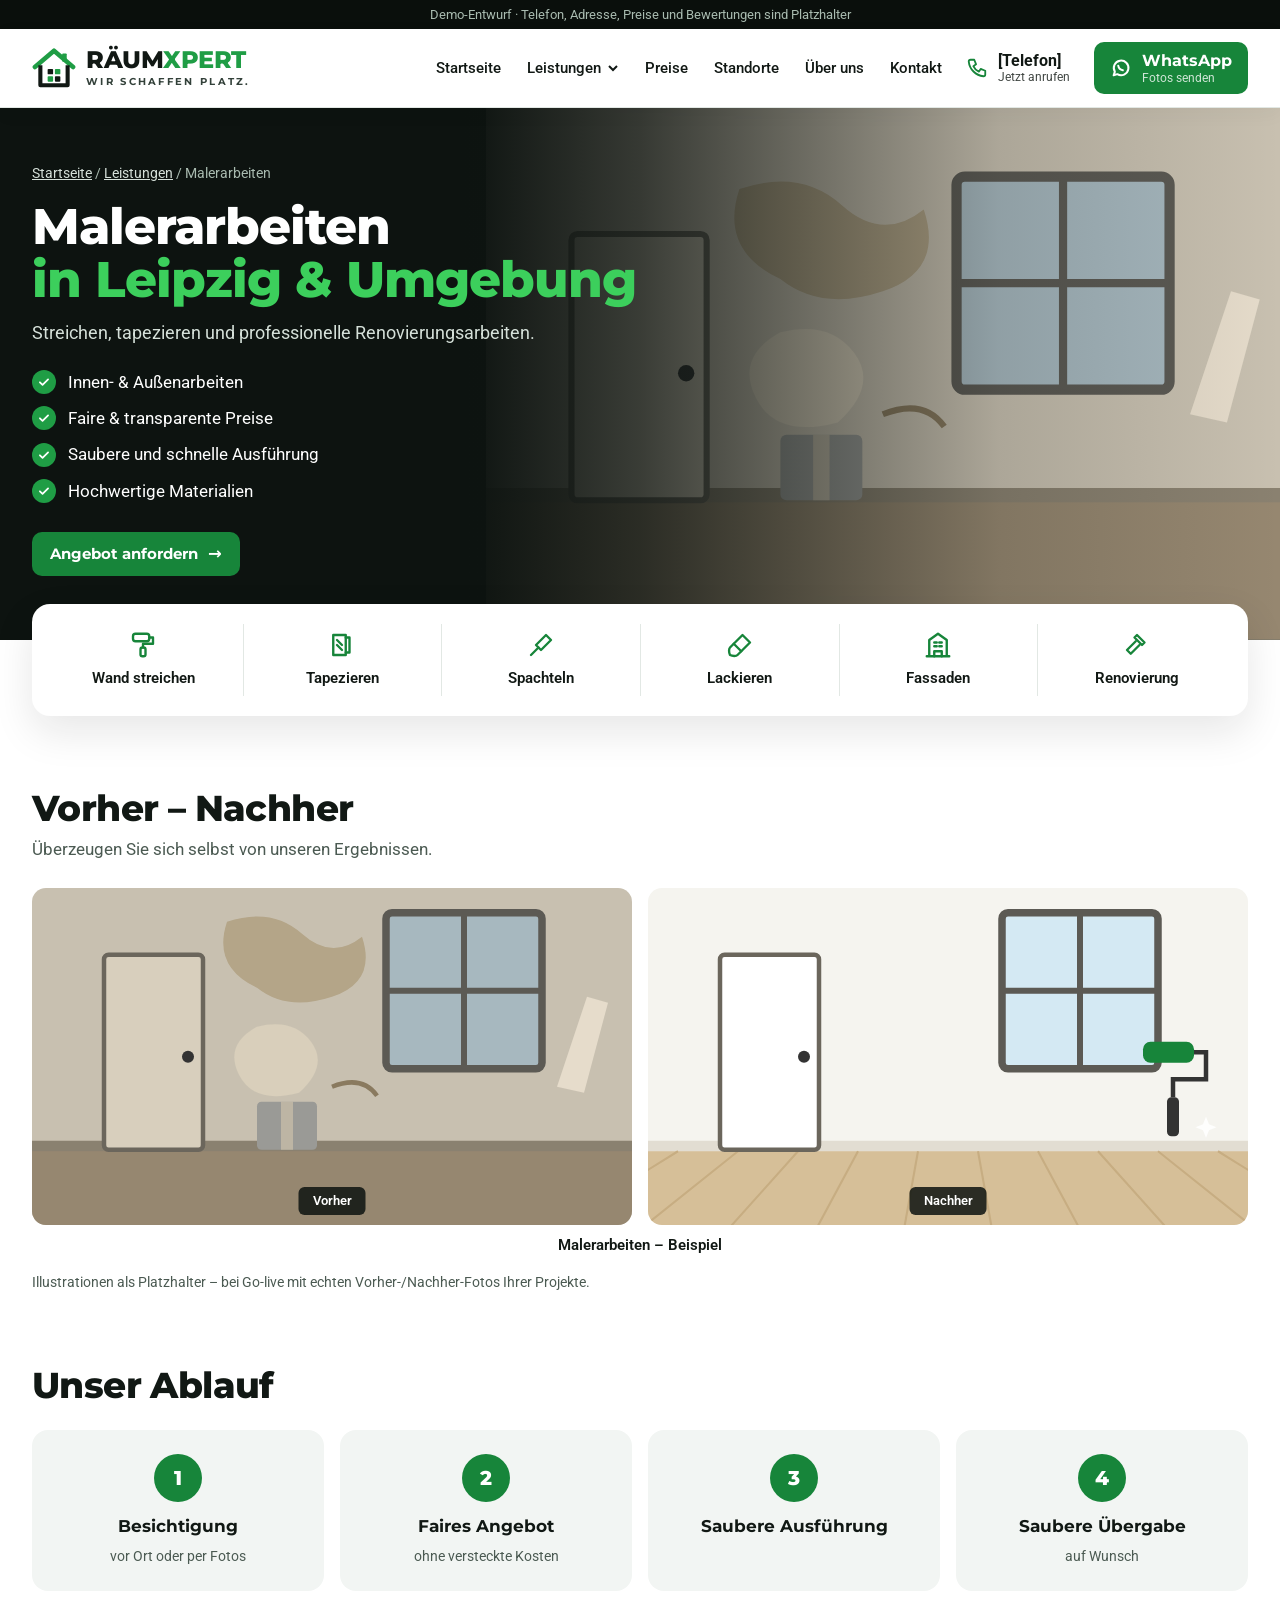
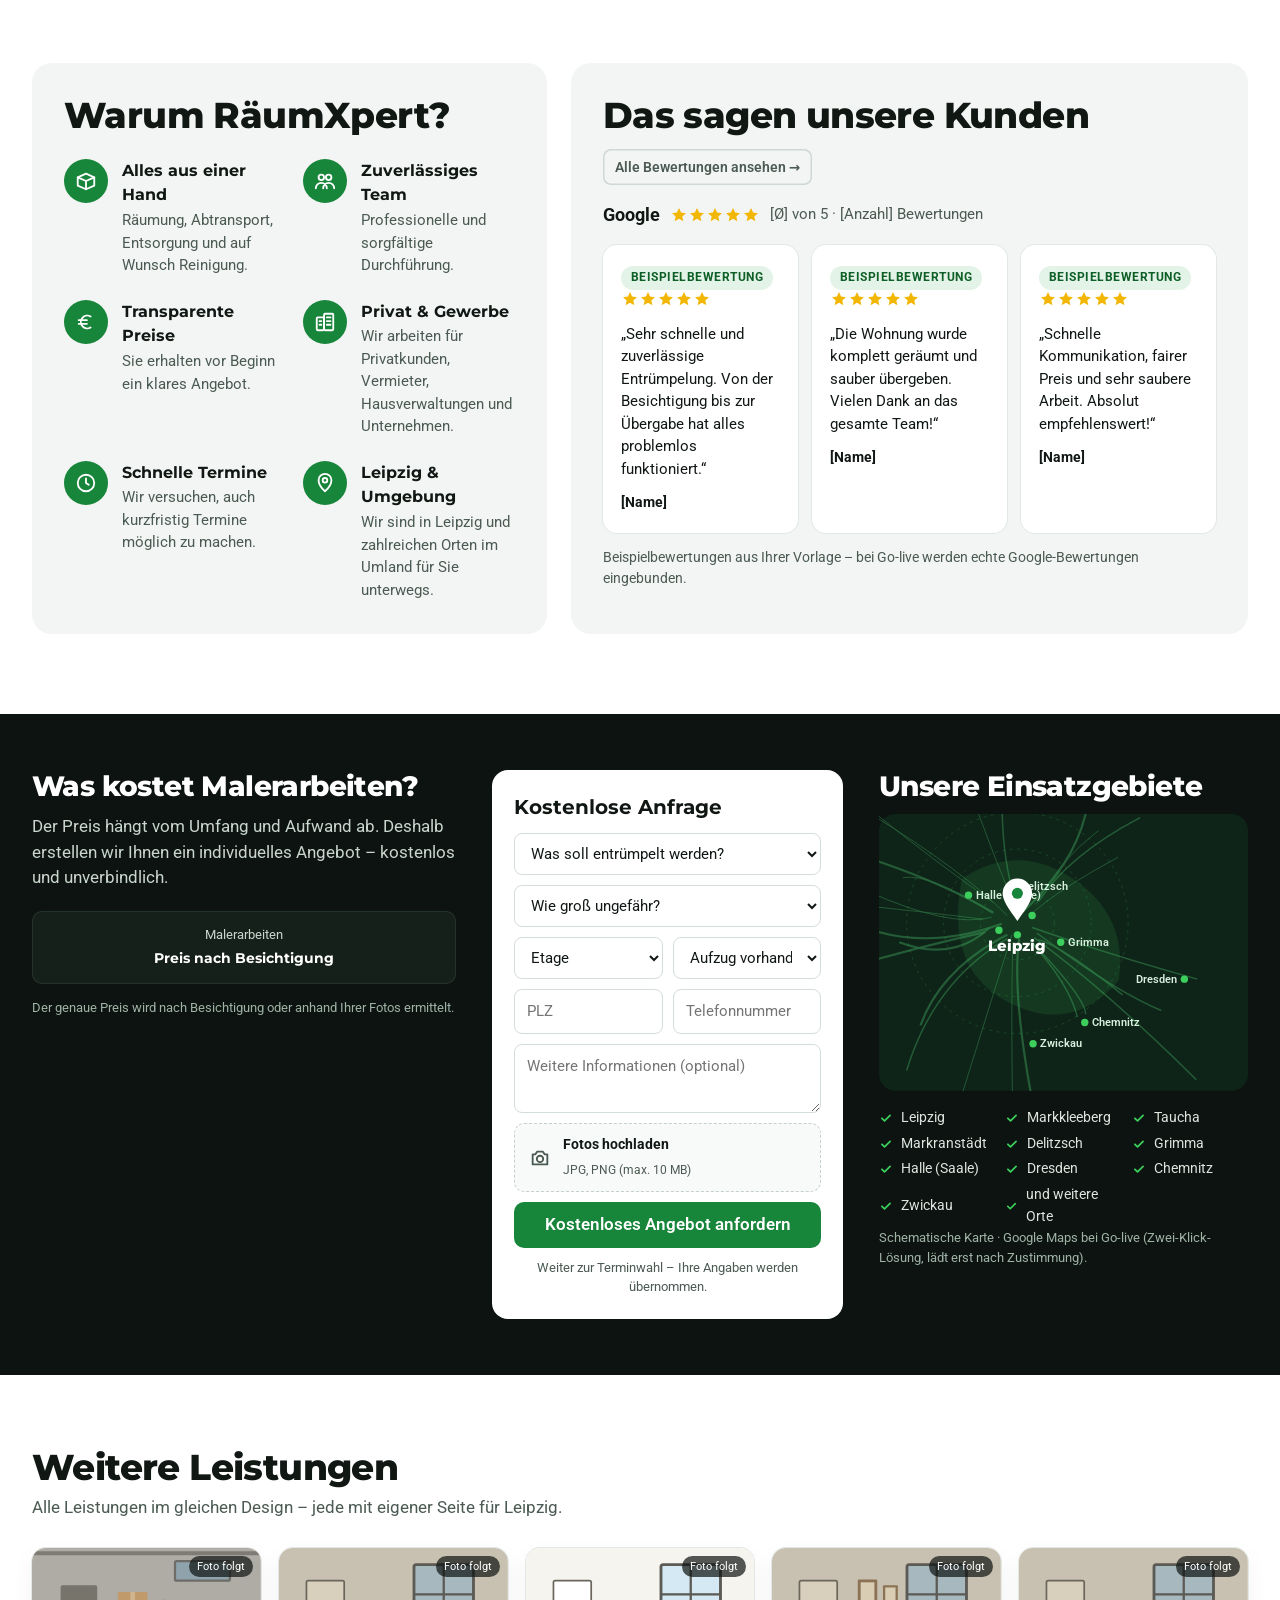
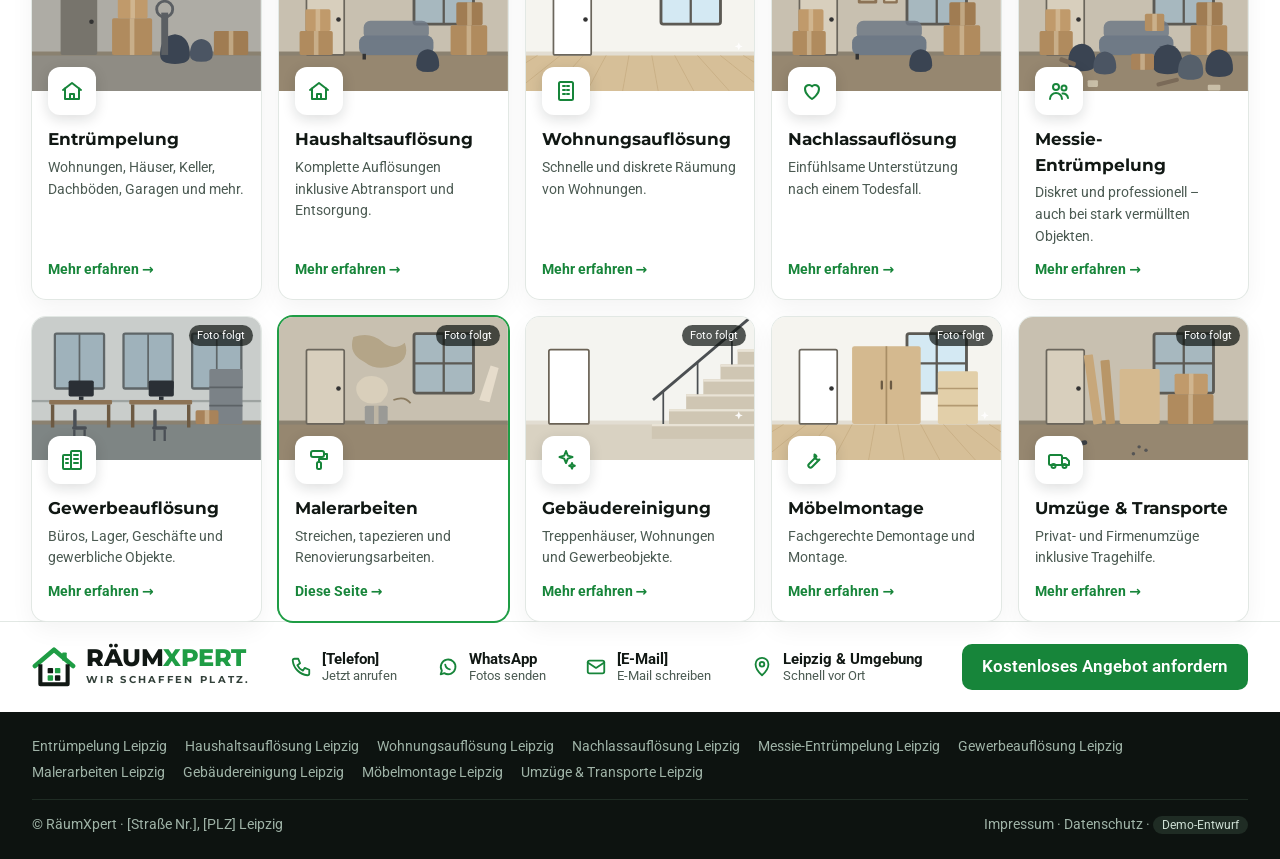
<file: malerarbeiten-leipzig.html>
<!doctype html>
<html lang="de"><head><meta charset="utf-8"><meta name="viewport" content="width=device-width, initial-scale=1">
<title>Malerarbeiten Leipzig &amp; Umgebung | RäumXpert</title><meta name="description" content="Malerarbeiten in Leipzig und Umgebung: Streichen, tapezieren und professionelle Renovierungsarbeiten. Kostenlose Anfrage per Formular, Telefon oder WhatsApp."><meta name="robots" content="noindex, nofollow">
<link rel="canonical" href="https://entruempelung-leipzig.vercel.app/malerarbeiten-leipzig"><meta property="og:title" content="Malerarbeiten Leipzig &amp; Umgebung | RäumXpert"><meta property="og:description" content="Malerarbeiten in Leipzig und Umgebung: Streichen, tapezieren und professionelle Renovierungsarbeiten. Kostenlose Anfrage per Formular, Telefon oder WhatsApp."><meta property="og:locale" content="de_DE"><meta property="og:type" content="website">
<meta name="theme-color" content="#0d1310"><link rel="icon" href="/favicon.svg" type="image/svg+xml">
<link rel="preload" href="/fonts/montserrat-600-800-latin.woff2" as="font" type="font/woff2" crossorigin><link rel="stylesheet" href="/styles.css">
<script type="application/ld+json">{"@context": "https://schema.org", "@graph": [{"@type": "Service", "serviceType": "Malerarbeiten", "areaServed": "Leipzig und Umgebung", "provider": {"@type": "LocalBusiness", "name": "RäumXpert"}, "url": "https://entruempelung-leipzig.vercel.app/malerarbeiten-leipzig"}, {"@type": "BreadcrumbList", "itemListElement": [{"@type": "ListItem", "position": 1, "name": "Startseite", "item": "https://entruempelung-leipzig.vercel.app/"}, {"@type": "ListItem", "position": 2, "name": "Malerarbeiten", "item": "https://entruempelung-leipzig.vercel.app/malerarbeiten-leipzig"}]}]}</script>
</head><body>
<div class="demobar">Demo-Entwurf · Telefon, Adresse, Preise und Bewertungen sind Platzhalter</div>
<header class="hdr"><div class="wrap nav"><a class="logo" href="/" aria-label="RäumXpert – Startseite"><svg width="44" height="40" viewBox="0 0 48 44" aria-hidden="true"><path d="M3 21L24 3l21 18" fill="none" stroke="#1f9d45" stroke-width="5" stroke-linecap="round" stroke-linejoin="round"/><rect x="33" y="6" width="5" height="9" rx="1" fill="#1f9d45"/><path d="M9 19v22h30V19" fill="none" stroke="#111814" stroke-width="4.5" stroke-linejoin="round"/><g><rect x="17" y="23" width="6" height="6" rx="1" fill="#111814"/><rect x="25" y="23" width="6" height="6" rx="1" fill="#1f9d45"/><rect x="17" y="31" width="6" height="6" rx="1" fill="#1f9d45"/><rect x="25" y="31" width="6" height="6" rx="1" fill="#111814"/></g></svg><span><b>RÄUM<em>XPERT</em></b><small>WIR SCHAFFEN PLATZ.</small></span></a>
<nav class="mainnav" aria-label="Hauptnavigation"><a href="/">Startseite</a>
<div class="dd"><button type="button" aria-haspopup="true">Leistungen <svg width="12" height="12" viewBox="0 0 12 12" aria-hidden="true"><path d="M2 4l4 4 4-4" stroke="currentColor" stroke-width="2" fill="none"/></svg></button><div class="ddm"><a href="/entruempelung-leipzig"><svg width="20" height="20" viewBox="0 0 24 24" fill="none" stroke="#17853a" stroke-width="2" stroke-linecap="round" stroke-linejoin="round" aria-hidden="true"><path d="M3 11l9-7 9 7"/><path d="M5 9.5V20h14V9.5"/><path d="M10 20v-5h4v5"/></svg><span>Entrümpelung</span></a><a href="/haushaltsaufloesung-leipzig"><svg width="20" height="20" viewBox="0 0 24 24" fill="none" stroke="#17853a" stroke-width="2" stroke-linecap="round" stroke-linejoin="round" aria-hidden="true"><path d="M3 11l9-7 9 7"/><path d="M5 9.5V20h14V9.5"/><path d="M10 20v-5h4v5"/></svg><span>Haushaltsauflösung</span></a><a href="/wohnungsaufloesung-leipzig"><svg width="20" height="20" viewBox="0 0 24 24" fill="none" stroke="#17853a" stroke-width="2" stroke-linecap="round" stroke-linejoin="round" aria-hidden="true"><rect x="5" y="3" width="14" height="18" rx="1.5"/><path d="M9 7h2M13 7h2M9 11h2M13 11h2M9 15h2M13 15h2"/></svg><span>Wohnungsauflösung</span></a><a href="/nachlassaufloesung-leipzig"><svg width="20" height="20" viewBox="0 0 24 24" fill="none" stroke="#17853a" stroke-width="2" stroke-linecap="round" stroke-linejoin="round" aria-hidden="true"><path d="M12 20s-7-4.4-7-10a4 4 0 0 1 7-2.6A4 4 0 0 1 19 10c0 5.6-7 10-7 10z"/></svg><span>Nachlassauflösung</span></a><a href="/messie-entruempelung-leipzig"><svg width="20" height="20" viewBox="0 0 24 24" fill="none" stroke="#17853a" stroke-width="2" stroke-linecap="round" stroke-linejoin="round" aria-hidden="true"><circle cx="9" cy="8" r="3"/><path d="M3 20a6 6 0 0 1 12 0"/><circle cx="17" cy="9" r="2.5"/><path d="M15.5 14.5A5 5 0 0 1 21 19"/></svg><span>Messie-Entrümpelung</span></a><a href="/gewerbeaufloesung-leipzig"><svg width="20" height="20" viewBox="0 0 24 24" fill="none" stroke="#17853a" stroke-width="2" stroke-linecap="round" stroke-linejoin="round" aria-hidden="true"><rect x="3" y="7" width="8" height="14" rx="1"/><rect x="11" y="3" width="10" height="18" rx="1"/><path d="M14 7h4M14 11h4M14 15h4M6 11h2M6 15h2"/></svg><span>Gewerbeauflösung</span></a><a href="/malerarbeiten-leipzig" aria-current=page><svg width="20" height="20" viewBox="0 0 24 24" fill="none" stroke="#17853a" stroke-width="2" stroke-linecap="round" stroke-linejoin="round" aria-hidden="true"><rect x="4" y="3" width="13" height="6" rx="2"/><path d="M17 6h3v5h-8v3"/><rect x="10" y="14" width="4" height="7" rx="1.5"/></svg><span>Malerarbeiten</span></a><a href="/gebaeudereinigung-leipzig"><svg width="20" height="20" viewBox="0 0 24 24" fill="none" stroke="#17853a" stroke-width="2" stroke-linecap="round" stroke-linejoin="round" aria-hidden="true"><path d="M12 3l1.8 4.6L18.5 9l-4.7 1.6L12 15l-1.8-4.4L5.5 9l4.7-1.4z"/><path d="M18 15l.8 2 2 .8-2 .8-.8 2-.8-2-2-.8 2-.8z"/></svg><span>Gebäudereinigung</span></a><a href="/moebelmontage-leipzig"><svg width="20" height="20" viewBox="0 0 24 24" fill="none" stroke="#17853a" stroke-width="2" stroke-linecap="round" stroke-linejoin="round" aria-hidden="true"><path d="M14.5 6.5a4 4 0 0 0 5 5L12 19a2.1 2.1 0 0 1-3-3l7.5-7.5a4 4 0 0 0-2-2z"/></svg><span>Möbelmontage</span></a><a href="/umzuege-transporte-leipzig"><svg width="20" height="20" viewBox="0 0 24 24" fill="none" stroke="#17853a" stroke-width="2" stroke-linecap="round" stroke-linejoin="round" aria-hidden="true"><rect x="2" y="7" width="13" height="10" rx="1.5"/><path d="M15 10h4l3 3v4h-7"/><circle cx="6.5" cy="18" r="2"/><circle cx="17.5" cy="18" r="2"/></svg><span>Umzüge &amp; Transporte</span></a></div></div>
<a href="/#preise">Preise</a><a href="/#einsatzgebiet">Standorte</a><a href="/#warum">Über uns</a><a href="/#kontakt">Kontakt</a></nav>
<a class="hphone" href="tel:"><svg width="22" height="22" viewBox="0 0 24 24" fill="none" stroke="#17853a" stroke-width="2" stroke-linecap="round" stroke-linejoin="round" aria-hidden="true"><path d="M5 3h4l2 5-3 2a12 12 0 0 0 6 6l2-3 5 2v4a2 2 0 0 1-2 2A18 18 0 0 1 3 5a2 2 0 0 1 2-2z"/></svg><span><b>[Telefon]</b><small>Jetzt anrufen</small></span></a>
<a class="btn wa hwa" href="https://wa.me/" aria-label="WhatsApp – Fotos senden"><svg width="22" height="22" viewBox="0 0 24 24" fill="none" stroke="#fff" stroke-width="2.2" stroke-linecap="round" stroke-linejoin="round" aria-hidden="true"><path d="M4 20l1.3-4A8 8 0 1 1 8 18.7z"/><path d="M9 9.5c.4 2.6 2.4 4.6 5 5"/></svg><span><b>WhatsApp</b><small>Fotos senden</small></span></a>
<details class="mnav"><summary aria-label="Menü"><span></span><span></span><span></span></summary><div class="mpanel"><a href="/">Startseite</a><p>Leistungen</p><a href="/entruempelung-leipzig">Entrümpelung</a><a href="/haushaltsaufloesung-leipzig">Haushaltsauflösung</a><a href="/wohnungsaufloesung-leipzig">Wohnungsauflösung</a><a href="/nachlassaufloesung-leipzig">Nachlassauflösung</a><a href="/messie-entruempelung-leipzig">Messie-Entrümpelung</a><a href="/gewerbeaufloesung-leipzig">Gewerbeauflösung</a><a href="/malerarbeiten-leipzig">Malerarbeiten</a><a href="/gebaeudereinigung-leipzig">Gebäudereinigung</a><a href="/moebelmontage-leipzig">Möbelmontage</a><a href="/umzuege-transporte-leipzig">Umzüge &amp; Transporte</a><a href="/#preise">Preise</a><a href="/#kontakt">Kontakt</a><a class="btn" href="/kostenlose-anfrage">Kostenlose Anfrage</a></div></details>
</div></header><main><section class="hero shero"><div class="sbg"><svg viewBox="0 0 400 260" preserveAspectRatio="xMidYMid slice" aria-hidden="true"><rect width="400" height="260" fill="#c8c0b0"/><polygon points="0,192 400,192 400,260 0,260" fill="#968770"/><rect y="186" width="400" height="7" fill="#8a8170"/><rect x="236" y="34" width="104" height="104" rx="4" fill="#a7b8bf" stroke="#5c5a54" stroke-width="5"/><path d="M288 34v104M236 86h104" stroke="#5c5a54" stroke-width="4"/><rect x="48" y="62" width="66" height="130" rx="3" fill="#d8cfbd" stroke="#6b665c" stroke-width="3"/><circle cx="104" cy="130" r="4" fill="#333"/><path d="M130 40q30-10 50 8t40 2q10 30-20 40t-50-6q-30-14-20-44z" fill="#b4a588"/><path d="M150 110q24-6 36 10t-8 34q-30 8-40-12t12-32z" fill="#d9cfbb"/><path d="M350 150l20-60 14 4-16 60z" fill="#e6dccb"/><path d="M200 150q20-8 30 6" stroke="#8a7a5f" stroke-width="3" fill="none"/><rect x="150" y="160" width="40" height="32" rx="3" fill="#9a9a96"/><rect x="166.0" y="160" width="8" height="32" fill="#e2d2b4" opacity=".5"/></svg></div><div class="wrap"><div class="htxt">
<nav class="crumb" aria-label="Brotkrumen"><a href="/">Startseite</a> / <a href="/#leistungen">Leistungen</a> / Malerarbeiten</nav>
<h1>Malerarbeiten <span>in Leipzig &amp; Umgebung</span></h1><p class="lead">Streichen, tapezieren und professionelle Renovierungsarbeiten.</p><ul class="chk"><li><i><svg width="14" height="14" viewBox="0 0 24 24" fill="none" stroke="#fff" stroke-width="3" stroke-linecap="round" stroke-linejoin="round" aria-hidden="true"><path d="M5 12.5l4.5 4.5L19 7.5"/></svg></i>Innen- &amp; Außenarbeiten</li><li><i><svg width="14" height="14" viewBox="0 0 24 24" fill="none" stroke="#fff" stroke-width="3" stroke-linecap="round" stroke-linejoin="round" aria-hidden="true"><path d="M5 12.5l4.5 4.5L19 7.5"/></svg></i>Faire &amp; transparente Preise</li><li><i><svg width="14" height="14" viewBox="0 0 24 24" fill="none" stroke="#fff" stroke-width="3" stroke-linecap="round" stroke-linejoin="round" aria-hidden="true"><path d="M5 12.5l4.5 4.5L19 7.5"/></svg></i>Saubere und schnelle Ausführung</li><li><i><svg width="14" height="14" viewBox="0 0 24 24" fill="none" stroke="#fff" stroke-width="3" stroke-linecap="round" stroke-linejoin="round" aria-hidden="true"><path d="M5 12.5l4.5 4.5L19 7.5"/></svg></i>Hochwertige Materialien</li></ul>
<a class="btn big" href="/kostenlose-anfrage?leistung=malerarbeiten"><b>Angebot anfordern</b> <span class="arr">→</span></a></div></div></section>
<div class="wrap"><ul class="objrow"><li><svg width="30" height="30" viewBox="0 0 24 24" fill="none" stroke="#17853a" stroke-width="1.9" stroke-linecap="round" stroke-linejoin="round" aria-hidden="true"><rect x="4" y="3" width="13" height="6" rx="2"/><path d="M17 6h3v5h-8v3"/><rect x="10" y="14" width="4" height="7" rx="1.5"/></svg><span>Wand streichen</span></li><li><svg width="30" height="30" viewBox="0 0 24 24" fill="none" stroke="#17853a" stroke-width="1.9" stroke-linecap="round" stroke-linejoin="round" aria-hidden="true"><path d="M5 4h10v16H5z"/><path d="M15 6h3v12h-3"/><path d="M8 8l4 4M8 12l4 4"/></svg><span>Tapezieren</span></li><li><svg width="30" height="30" viewBox="0 0 24 24" fill="none" stroke="#17853a" stroke-width="1.9" stroke-linecap="round" stroke-linejoin="round" aria-hidden="true"><path d="M4 20l6-6"/><path d="M10 14l2 2 8-8-4-4-8 8z"/></svg><span>Spachteln</span></li><li><svg width="30" height="30" viewBox="0 0 24 24" fill="none" stroke="#17853a" stroke-width="1.9" stroke-linecap="round" stroke-linejoin="round" aria-hidden="true"><path d="M14 4l6 6-7 7-6-6z"/><path d="M7 11l-3 3c-1 1-1 4 0 6 2 1 5 1 6 0l3-3"/></svg><span>Lackieren</span></li><li><svg width="30" height="30" viewBox="0 0 24 24" fill="none" stroke="#17853a" stroke-width="1.9" stroke-linecap="round" stroke-linejoin="round" aria-hidden="true"><path d="M3 21h18M5 21V8l7-5 7 5v13"/><path d="M9 21v-4h6v4M9 10h2M13 10h2M9 13h2M13 13h2"/></svg><span>Fassaden</span></li><li><svg width="30" height="30" viewBox="0 0 24 24" fill="none" stroke="#17853a" stroke-width="1.9" stroke-linecap="round" stroke-linejoin="round" aria-hidden="true"><path d="M14 6l4 4M12 4l6 6-2 2-6-6z"/><path d="M11 9l-7 7 3 3 7-7"/></svg><span>Renovierung</span></li></ul></div>
<section class="wrap sec" id="vorher-nachher"><h2>Vorher – Nachher</h2><p class="sub">Überzeugen Sie sich selbst von unseren Ergebnissen.</p><div class="pairs n1"><figure class="pair big"><div class="pp"><div><svg viewBox="0 0 400 260" preserveAspectRatio="xMidYMid slice" aria-hidden="true"><rect width="400" height="260" fill="#c8c0b0"/><polygon points="0,192 400,192 400,260 0,260" fill="#968770"/><rect y="186" width="400" height="7" fill="#8a8170"/><rect x="236" y="34" width="104" height="104" rx="4" fill="#a7b8bf" stroke="#5c5a54" stroke-width="5"/><path d="M288 34v104M236 86h104" stroke="#5c5a54" stroke-width="4"/><rect x="48" y="62" width="66" height="130" rx="3" fill="#d8cfbd" stroke="#6b665c" stroke-width="3"/><circle cx="104" cy="130" r="4" fill="#333"/><path d="M130 40q30-10 50 8t40 2q10 30-20 40t-50-6q-30-14-20-44z" fill="#b4a588"/><path d="M150 110q24-6 36 10t-8 34q-30 8-40-12t12-32z" fill="#d9cfbb"/><path d="M350 150l20-60 14 4-16 60z" fill="#e6dccb"/><path d="M200 150q20-8 30 6" stroke="#8a7a5f" stroke-width="3" fill="none"/><rect x="150" y="160" width="40" height="32" rx="3" fill="#9a9a96"/><rect x="166.0" y="160" width="8" height="32" fill="#e2d2b4" opacity=".5"/></svg><span>Vorher</span></div><div><svg viewBox="0 0 400 260" preserveAspectRatio="xMidYMid slice" aria-hidden="true"><rect width="400" height="260" fill="#f5f4ef"/><polygon points="0,192 400,192 400,260 0,260" fill="#d6bf98"/><rect y="186" width="400" height="7" fill="#e2ddd2"/><path d="M20 193 L-88.0 260" stroke="#c7ad82" stroke-width="1.4"/><path d="M60 193 L-24.0 260" stroke="#c7ad82" stroke-width="1.4"/><path d="M100 193 L40.0 260" stroke="#c7ad82" stroke-width="1.4"/><path d="M140 193 L104.0 260" stroke="#c7ad82" stroke-width="1.4"/><path d="M180 193 L168.0 260" stroke="#c7ad82" stroke-width="1.4"/><path d="M220 193 L232.0 260" stroke="#c7ad82" stroke-width="1.4"/><path d="M260 193 L296.0 260" stroke="#c7ad82" stroke-width="1.4"/><path d="M300 193 L360.0 260" stroke="#c7ad82" stroke-width="1.4"/><path d="M340 193 L424.0 260" stroke="#c7ad82" stroke-width="1.4"/><path d="M380 193 L488.0 260" stroke="#c7ad82" stroke-width="1.4"/><rect x="236" y="34" width="104" height="104" rx="4" fill="#d4e9f3" stroke="#5c5a54" stroke-width="5"/><path d="M288 34v104M236 86h104" stroke="#5c5a54" stroke-width="4"/><rect x="48" y="62" width="66" height="130" rx="3" fill="#ffffff" stroke="#6b665c" stroke-width="3"/><circle cx="104" cy="130" r="4" fill="#333"/><g transform="translate(330 120)"><rect x="0" y="0" width="34" height="14" rx="5" fill="#17853a"/><path d="M34 7h8v18h-22v12" stroke="#333" stroke-width="3" fill="none"/><rect x="16" y="37" width="8" height="26" rx="3" fill="#333"/></g><g fill="#ffffff" opacity=".9"><path d="M84 92l3 8 8 3-8 3-3 8-3-8-8-3 8-3z"/><path d="M372 170l2 5 5 2-5 2-2 5-2-5-5-2 5-2z"/></g></svg><span>Nachher</span></div></div><figcaption>Malerarbeiten – Beispiel</figcaption></figure></div><p class="note">Illustrationen als Platzhalter – bei Go-live mit echten Vorher-/Nachher-Fotos Ihrer Projekte.</p></section>
<section class="wrap sec"><h2>Unser Ablauf</h2><ol class="abl"><li><span class="n">1</span><b>Besichtigung</b><small>vor Ort oder per Fotos</small></li><li><span class="n">2</span><b>Faires Angebot</b><small>ohne versteckte Kosten</small></li><li><span class="n">3</span><b>Saubere Ausführung</b><small></small></li><li><span class="n">4</span><b>Saubere Übergabe</b><small>auf Wunsch</small></li></ol></section>
<section class="wrap sec wr" id="warum"><div class="whybox"><h2>Warum RäumXpert?</h2><ul class="why"><li><span class="wico"><svg width="22" height="22" viewBox="0 0 24 24" fill="none" stroke="#fff" stroke-width="2" stroke-linecap="round" stroke-linejoin="round" aria-hidden="true"><path d="M3 8l9-4 9 4v9l-9 4-9-4z"/><path d="M3 8l9 4 9-4M12 12v9"/></svg></span><div><h3>Alles aus einer Hand</h3><p>Räumung, Abtransport, Entsorgung und auf Wunsch Reinigung.</p></div></li><li><span class="wico"><svg width="22" height="22" viewBox="0 0 24 24" fill="none" stroke="#fff" stroke-width="2" stroke-linecap="round" stroke-linejoin="round" aria-hidden="true"><circle cx="8" cy="8" r="3"/><circle cx="16" cy="8" r="3"/><path d="M2 20a6 6 0 0 1 12 0M10 20a6 6 0 0 1 12 0"/></svg></span><div><h3>Zuverlässiges Team</h3><p>Professionelle und sorgfältige Durchführung.</p></div></li><li><span class="wico"><svg width="22" height="22" viewBox="0 0 24 24" fill="none" stroke="#fff" stroke-width="2" stroke-linecap="round" stroke-linejoin="round" aria-hidden="true"><path d="M17 6a7 7 0 1 0 0 12"/><path d="M4 10h9M4 14h9"/></svg></span><div><h3>Transparente Preise</h3><p>Sie erhalten vor Beginn ein klares Angebot.</p></div></li><li><span class="wico"><svg width="22" height="22" viewBox="0 0 24 24" fill="none" stroke="#fff" stroke-width="2" stroke-linecap="round" stroke-linejoin="round" aria-hidden="true"><rect x="3" y="7" width="8" height="14" rx="1"/><rect x="11" y="3" width="10" height="18" rx="1"/><path d="M14 7h4M14 11h4M14 15h4M6 11h2M6 15h2"/></svg></span><div><h3>Privat &amp; Gewerbe</h3><p>Wir arbeiten für Privatkunden, Vermieter, Hausverwaltungen und Unternehmen.</p></div></li><li><span class="wico"><svg width="22" height="22" viewBox="0 0 24 24" fill="none" stroke="#fff" stroke-width="2" stroke-linecap="round" stroke-linejoin="round" aria-hidden="true"><circle cx="12" cy="12" r="9"/><path d="M12 7v5l3 2"/></svg></span><div><h3>Schnelle Termine</h3><p>Wir versuchen, auch kurzfristig Termine möglich zu machen.</p></div></li><li><span class="wico"><svg width="22" height="22" viewBox="0 0 24 24" fill="none" stroke="#fff" stroke-width="2" stroke-linecap="round" stroke-linejoin="round" aria-hidden="true"><path d="M12 21s-7-6-7-12a7 7 0 0 1 14 0c0 6-7 12-7 12z"/><circle cx="12" cy="9" r="2.5"/></svg></span><div><h3>Leipzig &amp; Umgebung</h3><p>Wir sind in Leipzig und zahlreichen Orten im Umland für Sie unterwegs.</p></div></li></ul></div>
<div class="revbox" id="bewertungen"><div class="rhead"><h2>Das sagen unsere Kunden</h2><span class="rbtn" aria-disabled="true">Alle Bewertungen ansehen →</span></div>
<div class="gscore"><b>Google</b><span class="stars"><svg width="18" height="18" viewBox="0 0 24 24" aria-hidden="true"><path d="M12 2.8l2.8 6 6.5.7-4.9 4.4 1.4 6.4L12 17l-5.8 3.3 1.4-6.4-4.9-4.4 6.5-.7z" fill="#f2b705"/></svg><svg width="18" height="18" viewBox="0 0 24 24" aria-hidden="true"><path d="M12 2.8l2.8 6 6.5.7-4.9 4.4 1.4 6.4L12 17l-5.8 3.3 1.4-6.4-4.9-4.4 6.5-.7z" fill="#f2b705"/></svg><svg width="18" height="18" viewBox="0 0 24 24" aria-hidden="true"><path d="M12 2.8l2.8 6 6.5.7-4.9 4.4 1.4 6.4L12 17l-5.8 3.3 1.4-6.4-4.9-4.4 6.5-.7z" fill="#f2b705"/></svg><svg width="18" height="18" viewBox="0 0 24 24" aria-hidden="true"><path d="M12 2.8l2.8 6 6.5.7-4.9 4.4 1.4 6.4L12 17l-5.8 3.3 1.4-6.4-4.9-4.4 6.5-.7z" fill="#f2b705"/></svg><svg width="18" height="18" viewBox="0 0 24 24" aria-hidden="true"><path d="M12 2.8l2.8 6 6.5.7-4.9 4.4 1.4 6.4L12 17l-5.8 3.3 1.4-6.4-4.9-4.4 6.5-.7z" fill="#f2b705"/></svg></span><span>[Ø] von 5 · [Anzahl] Bewertungen</span></div><div class="revs"><blockquote class="rev"><span class="bsp">Beispielbewertung</span><div class="stars"><svg width="18" height="18" viewBox="0 0 24 24" aria-hidden="true"><path d="M12 2.8l2.8 6 6.5.7-4.9 4.4 1.4 6.4L12 17l-5.8 3.3 1.4-6.4-4.9-4.4 6.5-.7z" fill="#f2b705"/></svg><svg width="18" height="18" viewBox="0 0 24 24" aria-hidden="true"><path d="M12 2.8l2.8 6 6.5.7-4.9 4.4 1.4 6.4L12 17l-5.8 3.3 1.4-6.4-4.9-4.4 6.5-.7z" fill="#f2b705"/></svg><svg width="18" height="18" viewBox="0 0 24 24" aria-hidden="true"><path d="M12 2.8l2.8 6 6.5.7-4.9 4.4 1.4 6.4L12 17l-5.8 3.3 1.4-6.4-4.9-4.4 6.5-.7z" fill="#f2b705"/></svg><svg width="18" height="18" viewBox="0 0 24 24" aria-hidden="true"><path d="M12 2.8l2.8 6 6.5.7-4.9 4.4 1.4 6.4L12 17l-5.8 3.3 1.4-6.4-4.9-4.4 6.5-.7z" fill="#f2b705"/></svg><svg width="18" height="18" viewBox="0 0 24 24" aria-hidden="true"><path d="M12 2.8l2.8 6 6.5.7-4.9 4.4 1.4 6.4L12 17l-5.8 3.3 1.4-6.4-4.9-4.4 6.5-.7z" fill="#f2b705"/></svg></div><p>„Sehr schnelle und zuverlässige Entrümpelung. Von der Besichtigung bis zur Übergabe hat alles problemlos funktioniert.“</p><cite>[Name]</cite></blockquote><blockquote class="rev"><span class="bsp">Beispielbewertung</span><div class="stars"><svg width="18" height="18" viewBox="0 0 24 24" aria-hidden="true"><path d="M12 2.8l2.8 6 6.5.7-4.9 4.4 1.4 6.4L12 17l-5.8 3.3 1.4-6.4-4.9-4.4 6.5-.7z" fill="#f2b705"/></svg><svg width="18" height="18" viewBox="0 0 24 24" aria-hidden="true"><path d="M12 2.8l2.8 6 6.5.7-4.9 4.4 1.4 6.4L12 17l-5.8 3.3 1.4-6.4-4.9-4.4 6.5-.7z" fill="#f2b705"/></svg><svg width="18" height="18" viewBox="0 0 24 24" aria-hidden="true"><path d="M12 2.8l2.8 6 6.5.7-4.9 4.4 1.4 6.4L12 17l-5.8 3.3 1.4-6.4-4.9-4.4 6.5-.7z" fill="#f2b705"/></svg><svg width="18" height="18" viewBox="0 0 24 24" aria-hidden="true"><path d="M12 2.8l2.8 6 6.5.7-4.9 4.4 1.4 6.4L12 17l-5.8 3.3 1.4-6.4-4.9-4.4 6.5-.7z" fill="#f2b705"/></svg><svg width="18" height="18" viewBox="0 0 24 24" aria-hidden="true"><path d="M12 2.8l2.8 6 6.5.7-4.9 4.4 1.4 6.4L12 17l-5.8 3.3 1.4-6.4-4.9-4.4 6.5-.7z" fill="#f2b705"/></svg></div><p>„Die Wohnung wurde komplett geräumt und sauber übergeben. Vielen Dank an das gesamte Team!“</p><cite>[Name]</cite></blockquote><blockquote class="rev"><span class="bsp">Beispielbewertung</span><div class="stars"><svg width="18" height="18" viewBox="0 0 24 24" aria-hidden="true"><path d="M12 2.8l2.8 6 6.5.7-4.9 4.4 1.4 6.4L12 17l-5.8 3.3 1.4-6.4-4.9-4.4 6.5-.7z" fill="#f2b705"/></svg><svg width="18" height="18" viewBox="0 0 24 24" aria-hidden="true"><path d="M12 2.8l2.8 6 6.5.7-4.9 4.4 1.4 6.4L12 17l-5.8 3.3 1.4-6.4-4.9-4.4 6.5-.7z" fill="#f2b705"/></svg><svg width="18" height="18" viewBox="0 0 24 24" aria-hidden="true"><path d="M12 2.8l2.8 6 6.5.7-4.9 4.4 1.4 6.4L12 17l-5.8 3.3 1.4-6.4-4.9-4.4 6.5-.7z" fill="#f2b705"/></svg><svg width="18" height="18" viewBox="0 0 24 24" aria-hidden="true"><path d="M12 2.8l2.8 6 6.5.7-4.9 4.4 1.4 6.4L12 17l-5.8 3.3 1.4-6.4-4.9-4.4 6.5-.7z" fill="#f2b705"/></svg><svg width="18" height="18" viewBox="0 0 24 24" aria-hidden="true"><path d="M12 2.8l2.8 6 6.5.7-4.9 4.4 1.4 6.4L12 17l-5.8 3.3 1.4-6.4-4.9-4.4 6.5-.7z" fill="#f2b705"/></svg></div><p>„Schnelle Kommunikation, fairer Preis und sehr saubere Arbeit. Absolut empfehlenswert!“</p><cite>[Name]</cite></blockquote></div>
<p class="note">Beispielbewertungen aus Ihrer Vorlage – bei Go-live werden echte Google-Bewertungen eingebunden.</p></div></section><section class="cband" id="kontakt"><div class="wrap cgrid"><div id="preise"><h2>Was kostet  Malerarbeiten?</h2><p>Der Preis hängt vom Umfang und Aufwand ab. Deshalb erstellen wir Ihnen ein individuelles Angebot – kostenlos und unverbindlich.</p><div class="ptiles one"><div class="pt"><span>Malerarbeiten</span><b>Preis nach Besichtigung</b></div></div><p class="small">Der genaue Preis wird nach Besichtigung oder anhand Ihrer Fotos ermittelt.</p></div><form class="qform" id="qform" data-leistung="Malerarbeiten" novalidate><h3>Kostenlose Anfrage</h3>
<label class="sr" for="q1">Was soll entrümpelt werden?</label><select id="q1" name="objekt"><option value="">Was soll entrümpelt werden?</option><option>Keller</option><option>Dachboden</option><option>Garage</option><option>1-Zimmer-Wohnung</option><option>2-Zimmer-Wohnung</option><option>3-Zimmer-Wohnung</option><option>Haus</option><option>Gewerbeobjekt</option><option>Sonstiges</option></select>
<label class="sr" for="q2">Wie groß ungefähr?</label><select id="q2" name="umfang"><option value="">Wie groß ungefähr?</option><option>bis 20 m²</option><option>20–50 m²</option><option>50–80 m²</option><option>80–120 m²</option><option>über 120 m²</option></select>
<div class="r2"><select id="q3" name="etage" aria-label="Etage"><option value="">Etage</option><option>Erdgeschoss</option><option>1. OG</option><option>2. OG</option><option>3. OG</option><option>4. OG oder höher</option><option>Keller</option></select><select id="q4" name="aufzug" aria-label="Aufzug vorhanden?"><option value="">Aufzug vorhanden?</option><option>Ja</option><option>Nein</option></select></div>
<div class="r2"><input id="q5" name="plz" placeholder="PLZ" inputmode="numeric" aria-label="PLZ"><input id="q6" name="tel" placeholder="Telefonnummer" type="tel" aria-label="Telefonnummer"></div>
<textarea id="q7" name="info" rows="2" placeholder="Weitere Informationen (optional)" aria-label="Weitere Informationen"></textarea>
<label class="up"><svg width="22" height="22" viewBox="0 0 24 24" fill="none" stroke="#4b5a52" stroke-width="2" stroke-linecap="round" stroke-linejoin="round" aria-hidden="true"><path d="M4 8h3l2-3h6l2 3h3v11H4z"/><circle cx="12" cy="13" r="3.5"/></svg><span><b>Fotos hochladen</b><small>JPG, PNG (max. 10 MB)</small></span><input type="file" accept="image/*" multiple></label>
<button class="btn" type="submit">Kostenloses Angebot anfordern</button><p class="fnote">Weiter zur Terminwahl – Ihre Angaben werden übernommen.</p></form><div id="einsatzgebiet"><h2>Unsere Einsatzgebiete</h2><div class="mapw"><div class="map"><svg viewBox="0 0 400 300" role="img" aria-label="Schematische Karte: Leipzig und Umgebung"><rect width="400" height="300" rx="18" fill="#0f2418"/><path d="M144 131 Q119 211 89 307" stroke="#2a6b3f" stroke-width="1" fill="none" opacity=".8"/><path d="M164 109 Q196 81 259 47" stroke="#2a6b3f" stroke-width="1" fill="none" opacity=".8"/><path d="M156 106 Q218 49 227 -16" stroke="#2a6b3f" stroke-width="2.4" fill="none" opacity=".8"/><path d="M166 123 Q251 153 345 179" stroke="#2a6b3f" stroke-width="1.6" fill="none" opacity=".8"/><path d="M122 107 Q55 64 26 69" stroke="#2a6b3f" stroke-width="1" fill="none" opacity=".8"/><path d="M124 107 Q67 73 -23 44" stroke="#2a6b3f" stroke-width="2.4" fill="none" opacity=".8"/><path d="M139 131 Q67 168 45 229" stroke="#2a6b3f" stroke-width="2.4" fill="none" opacity=".8"/><path d="M173 95 Q205 45 283 4" stroke="#2a6b3f" stroke-width="1.6" fill="none" opacity=".8"/><path d="M164 138 Q206 184 215 220" stroke="#2a6b3f" stroke-width="1.6" fill="none" opacity=".8"/><path d="M139 135 Q59 182 30 278" stroke="#2a6b3f" stroke-width="1.6" fill="none" opacity=".8"/><path d="M120 123 Q80 161 22 139" stroke="#2a6b3f" stroke-width="2.4" fill="none" opacity=".8"/><path d="M145 139 Q143 213 145 327" stroke="#2a6b3f" stroke-width="1" fill="none" opacity=".8"/><path d="M133 119 Q56 147 -10 125" stroke="#2a6b3f" stroke-width="2.4" fill="none" opacity=".8"/><path d="M171 129 Q257 193 306 213" stroke="#2a6b3f" stroke-width="1.6" fill="none" opacity=".8"/><path d="M139 80 Q94 -30 81 -89" stroke="#2a6b3f" stroke-width="1" fill="none" opacity=".8"/><path d="M152 135 Q144 190 165 305" stroke="#2a6b3f" stroke-width="2.4" fill="none" opacity=".8"/><path d="M122 112 Q76 124 -14 83" stroke="#2a6b3f" stroke-width="1" fill="none" opacity=".8"/><path d="M115 128 Q12 151 -98 186" stroke="#2a6b3f" stroke-width="2.4" fill="none" opacity=".8"/><path d="M173 136 Q201 145 264 196" stroke="#2a6b3f" stroke-width="1.6" fill="none" opacity=".8"/><path d="M139 110 Q92 62 -9 0" stroke="#2a6b3f" stroke-width="1" fill="none" opacity=".8"/><path d="M170 98 Q195 50 238 18" stroke="#2a6b3f" stroke-width="1" fill="none" opacity=".8"/><path d="M168 134 Q245 190 344 288" stroke="#2a6b3f" stroke-width="1.6" fill="none" opacity=".8"/><path d="M148 94 Q125 25 138 -98" stroke="#2a6b3f" stroke-width="1.6" fill="none" opacity=".8"/><path d="M166 139 Q224 200 224 217" stroke="#2a6b3f" stroke-width="1.6" fill="none" opacity=".8"/><path d="M113 114 Q49 106 -20 99" stroke="#2a6b3f" stroke-width="1" fill="none" opacity=".8"/><path d="M124 96 Q27 27 -38 -29" stroke="#2a6b3f" stroke-width="1" fill="none" opacity=".8"/><circle cx="150" cy="118" r="40" fill="none" stroke="#3ccf5c" stroke-opacity=".22" stroke-dasharray="3 5"/><circle cx="150" cy="118" r="80" fill="none" stroke="#3ccf5c" stroke-opacity=".22" stroke-dasharray="3 5"/><circle cx="150" cy="118" r="120" fill="none" stroke="#3ccf5c" stroke-opacity=".22" stroke-dasharray="3 5"/><path d="M90 70q60-40 120 0t50 110q-50 60-120 24t-50-134z" fill="#3ccf5c" opacity=".12"/><circle cx="150" cy="131" r="4" fill="#3ccf5c"/><circle cx="166" cy="110" r="4" fill="#3ccf5c"/><circle cx="130" cy="126" r="4" fill="#3ccf5c"/><circle cx="146" cy="78" r="4" fill="#3ccf5c"/><text x="154" y="82" text-anchor="start" font-size="12" font-weight="600" fill="#d7efdd" font-family="Roboto,sans-serif">Delitzsch</text><circle cx="197" cy="139" r="4" fill="#3ccf5c"/><text x="205" y="143" text-anchor="start" font-size="12" font-weight="600" fill="#d7efdd" font-family="Roboto,sans-serif">Grimma</text><circle cx="97" cy="88" r="4" fill="#3ccf5c"/><text x="105" y="92" text-anchor="start" font-size="12" font-weight="600" fill="#d7efdd" font-family="Roboto,sans-serif">Halle (Saale)</text><circle cx="331" cy="179" r="4" fill="#3ccf5c"/><text x="323" y="183" text-anchor="end" font-size="12" font-weight="600" fill="#d7efdd" font-family="Roboto,sans-serif">Dresden</text><circle cx="223" cy="226" r="4" fill="#3ccf5c"/><text x="231" y="230" text-anchor="start" font-size="12" font-weight="600" fill="#d7efdd" font-family="Roboto,sans-serif">Chemnitz</text><circle cx="167" cy="249" r="4" fill="#3ccf5c"/><text x="175" y="253" text-anchor="start" font-size="12" font-weight="600" fill="#d7efdd" font-family="Roboto,sans-serif">Zwickau</text><g transform="translate(150 118)"><path d="M0 0c-10-14-16-22-16-30a16 16 0 0 1 32 0c0 8-6 16-16 30z" fill="#fff" transform="translate(0 -2)"/><circle cy="-32" r="6" fill="#17853a"/><text x="0" y="30" text-anchor="middle" font-size="16" font-weight="800" fill="#fff" font-family="Montserrat,sans-serif">Leipzig</text></g></svg></div><ul class="towns"><li><svg width="14" height="14" viewBox="0 0 24 24" fill="none" stroke="#3ccf5c" stroke-width="3" stroke-linecap="round" stroke-linejoin="round" aria-hidden="true"><path d="M5 12.5l4.5 4.5L19 7.5"/></svg>Leipzig</li><li><svg width="14" height="14" viewBox="0 0 24 24" fill="none" stroke="#3ccf5c" stroke-width="3" stroke-linecap="round" stroke-linejoin="round" aria-hidden="true"><path d="M5 12.5l4.5 4.5L19 7.5"/></svg>Markkleeberg</li><li><svg width="14" height="14" viewBox="0 0 24 24" fill="none" stroke="#3ccf5c" stroke-width="3" stroke-linecap="round" stroke-linejoin="round" aria-hidden="true"><path d="M5 12.5l4.5 4.5L19 7.5"/></svg>Taucha</li><li><svg width="14" height="14" viewBox="0 0 24 24" fill="none" stroke="#3ccf5c" stroke-width="3" stroke-linecap="round" stroke-linejoin="round" aria-hidden="true"><path d="M5 12.5l4.5 4.5L19 7.5"/></svg>Markranstädt</li><li><svg width="14" height="14" viewBox="0 0 24 24" fill="none" stroke="#3ccf5c" stroke-width="3" stroke-linecap="round" stroke-linejoin="round" aria-hidden="true"><path d="M5 12.5l4.5 4.5L19 7.5"/></svg>Delitzsch</li><li><svg width="14" height="14" viewBox="0 0 24 24" fill="none" stroke="#3ccf5c" stroke-width="3" stroke-linecap="round" stroke-linejoin="round" aria-hidden="true"><path d="M5 12.5l4.5 4.5L19 7.5"/></svg>Grimma</li><li><svg width="14" height="14" viewBox="0 0 24 24" fill="none" stroke="#3ccf5c" stroke-width="3" stroke-linecap="round" stroke-linejoin="round" aria-hidden="true"><path d="M5 12.5l4.5 4.5L19 7.5"/></svg>Halle (Saale)</li><li><svg width="14" height="14" viewBox="0 0 24 24" fill="none" stroke="#3ccf5c" stroke-width="3" stroke-linecap="round" stroke-linejoin="round" aria-hidden="true"><path d="M5 12.5l4.5 4.5L19 7.5"/></svg>Dresden</li><li><svg width="14" height="14" viewBox="0 0 24 24" fill="none" stroke="#3ccf5c" stroke-width="3" stroke-linecap="round" stroke-linejoin="round" aria-hidden="true"><path d="M5 12.5l4.5 4.5L19 7.5"/></svg>Chemnitz</li><li><svg width="14" height="14" viewBox="0 0 24 24" fill="none" stroke="#3ccf5c" stroke-width="3" stroke-linecap="round" stroke-linejoin="round" aria-hidden="true"><path d="M5 12.5l4.5 4.5L19 7.5"/></svg>Zwickau</li><li><svg width="14" height="14" viewBox="0 0 24 24" fill="none" stroke="#3ccf5c" stroke-width="3" stroke-linecap="round" stroke-linejoin="round" aria-hidden="true"><path d="M5 12.5l4.5 4.5L19 7.5"/></svg>und weitere Orte</li></ul></div><p class="small">Schematische Karte · Google Maps bei Go-live (Zwei-Klick-Lösung, lädt erst nach Zustimmung).</p></div></div></section><section class="wrap sec" id="leistungen"><h2>Weitere Leistungen</h2><p class="sub">Alle Leistungen im gleichen Design – jede mit eigener Seite für Leipzig.</p><div class="sgrid"><a class="stile" href="/entruempelung-leipzig"><div class="ph"><svg viewBox="0 0 400 260" preserveAspectRatio="xMidYMid slice" aria-hidden="true"><rect width="400" height="260" fill="#aeaca5"/><polygon points="0,192 400,192 400,260 0,260" fill="#8f8c84"/><rect y="186" width="400" height="7" fill="#8a8170"/><rect x="250" y="28" width="96" height="34" rx="3" fill="#8fa3ad" stroke="#6e6c66" stroke-width="4"/><path d="M0 14h400" stroke="#7d7b74" stroke-width="7"/><rect x="50" y="70" width="64" height="122" rx="3" fill="#77746c"/><circle cx="104" cy="134" r="4" fill="#333"/><rect x="140" y="128" width="70" height="64" rx="3" fill="#b08b5e"/><rect x="171.0" y="128" width="8" height="64" fill="#e2d2b4" opacity=".5"/><rect x="150" y="82" width="52" height="46" rx="3" fill="#c09a6b"/><rect x="172.0" y="82" width="8" height="46" fill="#e2d2b4" opacity=".5"/><path d="M224 192 q0 -33.800000000000004 26 -36.4 q26 2.6 26 36.4 q0 15.6 -26 15.6 q-26 0 -26 -15.6z" fill="#3a4452"/><path d="M276 192 q0 -26.0 20 -28.0 q20 2.0 20 28.0 q0 12.0 -20 12.0 q-20 0 -20 -12.0z" fill="#4b5563"/><rect x="318" y="150" width="60" height="42" rx="3" fill="#a07c52"/><rect x="344.0" y="150" width="8" height="42" fill="#e2d2b4" opacity=".5"/><rect x="226" y="118" width="12" height="74" fill="#5b5f63"/><circle cx="232" cy="112" r="14" fill="none" stroke="#5b5f63" stroke-width="5"/></svg><span class="phtag">Foto folgt</span></div><span class="sico"><svg width="24" height="24" viewBox="0 0 24 24" fill="none" stroke="#17853a" stroke-width="2" stroke-linecap="round" stroke-linejoin="round" aria-hidden="true"><path d="M3 11l9-7 9 7"/><path d="M5 9.5V20h14V9.5"/><path d="M10 20v-5h4v5"/></svg></span><h3>Entrümpelung</h3><p>Wohnungen, Häuser, Keller, Dachböden, Garagen und mehr.</p><span class="more">Mehr erfahren <span class="arr">→</span></span></a><a class="stile" href="/haushaltsaufloesung-leipzig"><div class="ph"><svg viewBox="0 0 400 260" preserveAspectRatio="xMidYMid slice" aria-hidden="true"><rect width="400" height="260" fill="#c8c0b0"/><polygon points="0,192 400,192 400,260 0,260" fill="#968770"/><rect y="186" width="400" height="7" fill="#8a8170"/><rect x="236" y="34" width="104" height="104" rx="4" fill="#a7b8bf" stroke="#5c5a54" stroke-width="5"/><path d="M288 34v104M236 86h104" stroke="#5c5a54" stroke-width="4"/><rect x="48" y="62" width="66" height="130" rx="3" fill="#d8cfbd" stroke="#6b665c" stroke-width="3"/><circle cx="104" cy="130" r="4" fill="#333"/><rect x="140" y="158" width="130" height="34" rx="12" fill="#6f7a86"/><rect x="148" y="132" width="114" height="34" rx="12" fill="#6f7a86" opacity=".85"/><rect x="146" y="190" width="6" height="10" fill="#333"/><rect x="258" y="190" width="6" height="10" fill="#333"/><rect x="36" y="150" width="58" height="42" rx="3" fill="#b08b5e"/><rect x="61.0" y="150" width="8" height="42" fill="#e2d2b4" opacity=".5"/><rect x="46" y="112" width="44" height="38" rx="3" fill="#c09a6b"/><rect x="64.0" y="112" width="8" height="38" fill="#e2d2b4" opacity=".5"/><rect x="300" y="140" width="64" height="52" rx="3" fill="#b08b5e"/><rect x="328.0" y="140" width="8" height="52" fill="#e2d2b4" opacity=".5"/><rect x="310" y="100" width="46" height="40" rx="3" fill="#a07c52"/><rect x="329.0" y="100" width="8" height="40" fill="#e2d2b4" opacity=".5"/><path d="M240 210 q0 -26.0 20 -28.0 q20 2.0 20 28.0 q0 12.0 -20 12.0 q-20 0 -20 -12.0z" fill="#3a4452"/></svg><span class="phtag">Foto folgt</span></div><span class="sico"><svg width="24" height="24" viewBox="0 0 24 24" fill="none" stroke="#17853a" stroke-width="2" stroke-linecap="round" stroke-linejoin="round" aria-hidden="true"><path d="M3 11l9-7 9 7"/><path d="M5 9.5V20h14V9.5"/><path d="M10 20v-5h4v5"/></svg></span><h3>Haushalts&shy;auflösung</h3><p>Komplette Auflösungen inklusive Abtransport und Entsorgung.</p><span class="more">Mehr erfahren <span class="arr">→</span></span></a><a class="stile" href="/wohnungsaufloesung-leipzig"><div class="ph"><svg viewBox="0 0 400 260" preserveAspectRatio="xMidYMid slice" aria-hidden="true"><rect width="400" height="260" fill="#f5f4ef"/><polygon points="0,192 400,192 400,260 0,260" fill="#d6bf98"/><rect y="186" width="400" height="7" fill="#e2ddd2"/><path d="M20 193 L-88.0 260" stroke="#c7ad82" stroke-width="1.4"/><path d="M60 193 L-24.0 260" stroke="#c7ad82" stroke-width="1.4"/><path d="M100 193 L40.0 260" stroke="#c7ad82" stroke-width="1.4"/><path d="M140 193 L104.0 260" stroke="#c7ad82" stroke-width="1.4"/><path d="M180 193 L168.0 260" stroke="#c7ad82" stroke-width="1.4"/><path d="M220 193 L232.0 260" stroke="#c7ad82" stroke-width="1.4"/><path d="M260 193 L296.0 260" stroke="#c7ad82" stroke-width="1.4"/><path d="M300 193 L360.0 260" stroke="#c7ad82" stroke-width="1.4"/><path d="M340 193 L424.0 260" stroke="#c7ad82" stroke-width="1.4"/><path d="M380 193 L488.0 260" stroke="#c7ad82" stroke-width="1.4"/><rect x="236" y="34" width="104" height="104" rx="4" fill="#d4e9f3" stroke="#5c5a54" stroke-width="5"/><path d="M288 34v104M236 86h104" stroke="#5c5a54" stroke-width="4"/><rect x="48" y="62" width="66" height="130" rx="3" fill="#ffffff" stroke="#6b665c" stroke-width="3"/><circle cx="104" cy="130" r="4" fill="#333"/><g fill="#ffffff" opacity=".9"><path d="M84 92l3 8 8 3-8 3-3 8-3-8-8-3 8-3z"/><path d="M372 170l2 5 5 2-5 2-2 5-2-5-5-2 5-2z"/></g></svg><span class="phtag">Foto folgt</span></div><span class="sico"><svg width="24" height="24" viewBox="0 0 24 24" fill="none" stroke="#17853a" stroke-width="2" stroke-linecap="round" stroke-linejoin="round" aria-hidden="true"><rect x="5" y="3" width="14" height="18" rx="1.5"/><path d="M9 7h2M13 7h2M9 11h2M13 11h2M9 15h2M13 15h2"/></svg></span><h3>Wohnungs&shy;auflösung</h3><p>Schnelle und diskrete Räumung von Wohnungen.</p><span class="more">Mehr erfahren <span class="arr">→</span></span></a><a class="stile" href="/nachlassaufloesung-leipzig"><div class="ph"><svg viewBox="0 0 400 260" preserveAspectRatio="xMidYMid slice" aria-hidden="true"><rect width="400" height="260" fill="#c8c0b0"/><polygon points="0,192 400,192 400,260 0,260" fill="#968770"/><rect y="186" width="400" height="7" fill="#8a8170"/><rect x="236" y="34" width="104" height="104" rx="4" fill="#a7b8bf" stroke="#5c5a54" stroke-width="5"/><path d="M288 34v104M236 86h104" stroke="#5c5a54" stroke-width="4"/><rect x="48" y="62" width="66" height="130" rx="3" fill="#d8cfbd" stroke="#6b665c" stroke-width="3"/><circle cx="104" cy="130" r="4" fill="#333"/><rect x="140" y="158" width="130" height="34" rx="12" fill="#6f7a86"/><rect x="148" y="132" width="114" height="34" rx="12" fill="#6f7a86" opacity=".85"/><rect x="146" y="190" width="6" height="10" fill="#333"/><rect x="258" y="190" width="6" height="10" fill="#333"/><rect x="36" y="150" width="58" height="42" rx="3" fill="#b08b5e"/><rect x="61.0" y="150" width="8" height="42" fill="#e2d2b4" opacity=".5"/><rect x="46" y="112" width="44" height="38" rx="3" fill="#c09a6b"/><rect x="64.0" y="112" width="8" height="38" fill="#e2d2b4" opacity=".5"/><rect x="300" y="140" width="64" height="52" rx="3" fill="#b08b5e"/><rect x="328.0" y="140" width="8" height="52" fill="#e2d2b4" opacity=".5"/><rect x="310" y="100" width="46" height="40" rx="3" fill="#a07c52"/><rect x="329.0" y="100" width="8" height="40" fill="#e2d2b4" opacity=".5"/><rect x="150" y="60" width="34" height="42" rx="2" fill="#8c7356"/><rect x="155" y="65" width="24" height="32" fill="#d9cdb4"/><rect x="194" y="70" width="26" height="32" rx="2" fill="#8c7356"/><rect x="198" y="74" width="18" height="24" fill="#d9cdb4"/><path d="M240 210 q0 -26.0 20 -28.0 q20 2.0 20 28.0 q0 12.0 -20 12.0 q-20 0 -20 -12.0z" fill="#3a4452"/></svg><span class="phtag">Foto folgt</span></div><span class="sico"><svg width="24" height="24" viewBox="0 0 24 24" fill="none" stroke="#17853a" stroke-width="2" stroke-linecap="round" stroke-linejoin="round" aria-hidden="true"><path d="M12 20s-7-4.4-7-10a4 4 0 0 1 7-2.6A4 4 0 0 1 19 10c0 5.6-7 10-7 10z"/></svg></span><h3>Nachlass&shy;auflösung</h3><p>Einfühlsame Unterstützung nach einem Todesfall.</p><span class="more">Mehr erfahren <span class="arr">→</span></span></a><a class="stile" href="/messie-entruempelung-leipzig"><div class="ph"><svg viewBox="0 0 400 260" preserveAspectRatio="xMidYMid slice" aria-hidden="true"><rect width="400" height="260" fill="#c8c0b0"/><polygon points="0,192 400,192 400,260 0,260" fill="#968770"/><rect y="186" width="400" height="7" fill="#8a8170"/><rect x="236" y="34" width="104" height="104" rx="4" fill="#a7b8bf" stroke="#5c5a54" stroke-width="5"/><path d="M288 34v104M236 86h104" stroke="#5c5a54" stroke-width="4"/><rect x="48" y="62" width="66" height="130" rx="3" fill="#d8cfbd" stroke="#6b665c" stroke-width="3"/><circle cx="104" cy="130" r="4" fill="#333"/><rect x="140" y="158" width="130" height="34" rx="12" fill="#6f7a86"/><rect x="148" y="132" width="114" height="34" rx="12" fill="#6f7a86" opacity=".85"/><rect x="146" y="190" width="6" height="10" fill="#333"/><rect x="258" y="190" width="6" height="10" fill="#333"/><rect x="36" y="150" width="58" height="42" rx="3" fill="#b08b5e"/><rect x="61.0" y="150" width="8" height="42" fill="#e2d2b4" opacity=".5"/><rect x="46" y="112" width="44" height="38" rx="3" fill="#c09a6b"/><rect x="64.0" y="112" width="8" height="38" fill="#e2d2b4" opacity=".5"/><rect x="300" y="140" width="64" height="52" rx="3" fill="#b08b5e"/><rect x="328.0" y="140" width="8" height="52" fill="#e2d2b4" opacity=".5"/><rect x="310" y="100" width="46" height="40" rx="3" fill="#a07c52"/><rect x="329.0" y="100" width="8" height="40" fill="#e2d2b4" opacity=".5"/><path d="M86 206 q0 -31.200000000000003 24 -33.599999999999994 q24 2.4000000000000004 24 33.599999999999994 q0 14.399999999999999 -24 14.399999999999999 q-24 0 -24 -14.399999999999999z" fill="#3a4452"/><path d="M130 214 q0 -26.0 20 -28.0 q20 2.0 20 28.0 q0 12.0 -20 12.0 q-20 0 -20 -12.0z" fill="#4b5563"/><path d="M234 210 q0 -33.800000000000004 26 -36.4 q26 2.6 26 36.4 q0 15.6 -26 15.6 q-26 0 -26 -15.6z" fill="#3a4452"/><path d="M278 222 q0 -28.6 22 -30.799999999999997 q22 2.2 22 30.799999999999997 q0 13.2 -22 13.2 q-22 0 -22 -13.2z" fill="#56606b"/><path d="M326 216 q0 -31.200000000000003 24 -33.599999999999994 q24 2.4000000000000004 24 33.599999999999994 q0 14.399999999999999 -24 14.399999999999999 q-24 0 -24 -14.399999999999999z" fill="#3a4452"/><rect x="196" y="190" width="40" height="28" rx="3" fill="#a8835a"/><rect x="212.0" y="190" width="8" height="28" fill="#e2d2b4" opacity=".5"/><rect x="220" y="120" width="34" height="30" rx="3" fill="#b48f62"/><rect x="233.0" y="120" width="8" height="30" fill="#e2d2b4" opacity=".5"/><g fill="#7a6a58"><rect x="70" y="200" width="30" height="8" rx="3" transform="rotate(20 85 204)"/><rect x="240" y="236" width="40" height="7" rx="3" transform="rotate(-14 260 240)"/></g><g fill="#c9bfa8"><rect x="120" y="236" width="18" height="12" rx="2"/><rect x="330" y="244" width="22" height="10" rx="2"/></g></svg><span class="phtag">Foto folgt</span></div><span class="sico"><svg width="24" height="24" viewBox="0 0 24 24" fill="none" stroke="#17853a" stroke-width="2" stroke-linecap="round" stroke-linejoin="round" aria-hidden="true"><circle cx="9" cy="8" r="3"/><path d="M3 20a6 6 0 0 1 12 0"/><circle cx="17" cy="9" r="2.5"/><path d="M15.5 14.5A5 5 0 0 1 21 19"/></svg></span><h3>Messie-Entrümpelung</h3><p>Diskret und professionell – auch bei stark vermüllten Objekten.</p><span class="more">Mehr erfahren <span class="arr">→</span></span></a><a class="stile" href="/gewerbeaufloesung-leipzig"><div class="ph"><svg viewBox="0 0 400 260" preserveAspectRatio="xMidYMid slice" aria-hidden="true"><rect width="400" height="260" fill="#c9cdcb"/><polygon points="0,192 400,192 400,260 0,260" fill="#7e8584"/><rect y="186" width="400" height="7" fill="#8a8170"/><rect x="40" y="34" width="86" height="96" rx="3" fill="#9fb2bb" stroke="#5f6668" stroke-width="4"/><path d="M83 34v96" stroke="#5f6668" stroke-width="3"/><rect x="160" y="34" width="86" height="96" rx="3" fill="#9fb2bb" stroke="#5f6668" stroke-width="4"/><path d="M203 34v96" stroke="#5f6668" stroke-width="3"/><rect x="280" y="34" width="86" height="96" rx="3" fill="#9fb2bb" stroke="#5f6668" stroke-width="4"/><path d="M323 34v96" stroke="#5f6668" stroke-width="3"/><rect y="150" width="400" height="4" fill="#9da3a1"/><rect x="30" y="150" width="110" height="8" rx="2" fill="#8c7356"/><path d="M36 158v40M134 158v40" stroke="#6d5a43" stroke-width="6"/><rect x="64" y="116" width="44" height="28" rx="3" fill="#2a2f35"/><rect x="82" y="144" width="8" height="6" fill="#2a2f35"/><rect x="170" y="150" width="110" height="8" rx="2" fill="#8c7356"/><path d="M176 158v40M274 158v40" stroke="#6d5a43" stroke-width="6"/><rect x="204" y="116" width="44" height="28" rx="3" fill="#2a2f35"/><rect x="222" y="144" width="8" height="6" fill="#2a2f35"/><rect x="70" y="196" width="26" height="6" rx="3" fill="#4a4f55"/><rect x="72" y="166" width="6" height="34" rx="3" fill="#4a4f55"/><path d="M74 202v20M92 202v20" stroke="#4a4f55" stroke-width="4"/><rect x="210" y="196" width="26" height="6" rx="3" fill="#4a4f55"/><rect x="212" y="166" width="6" height="34" rx="3" fill="#4a4f55"/><path d="M214 202v20M232 202v20" stroke="#4a4f55" stroke-width="4"/><rect x="310" y="96" width="58" height="96" rx="3" fill="#7b8287"/><path d="M310 128h58M310 160h58" stroke="#5c6266" stroke-width="3"/><rect x="286" y="168" width="40" height="24" rx="3" fill="#a8835a"/><rect x="302.0" y="168" width="8" height="24" fill="#e2d2b4" opacity=".5"/></svg><span class="phtag">Foto folgt</span></div><span class="sico"><svg width="24" height="24" viewBox="0 0 24 24" fill="none" stroke="#17853a" stroke-width="2" stroke-linecap="round" stroke-linejoin="round" aria-hidden="true"><rect x="3" y="7" width="8" height="14" rx="1"/><rect x="11" y="3" width="10" height="18" rx="1"/><path d="M14 7h4M14 11h4M14 15h4M6 11h2M6 15h2"/></svg></span><h3>Gewerbe&shy;auflösung</h3><p>Büros, Lager, Geschäfte und gewerbliche Objekte.</p><span class="more">Mehr erfahren <span class="arr">→</span></span></a><a class="stile cur" href="/malerarbeiten-leipzig"><div class="ph"><svg viewBox="0 0 400 260" preserveAspectRatio="xMidYMid slice" aria-hidden="true"><rect width="400" height="260" fill="#c8c0b0"/><polygon points="0,192 400,192 400,260 0,260" fill="#968770"/><rect y="186" width="400" height="7" fill="#8a8170"/><rect x="236" y="34" width="104" height="104" rx="4" fill="#a7b8bf" stroke="#5c5a54" stroke-width="5"/><path d="M288 34v104M236 86h104" stroke="#5c5a54" stroke-width="4"/><rect x="48" y="62" width="66" height="130" rx="3" fill="#d8cfbd" stroke="#6b665c" stroke-width="3"/><circle cx="104" cy="130" r="4" fill="#333"/><path d="M130 40q30-10 50 8t40 2q10 30-20 40t-50-6q-30-14-20-44z" fill="#b4a588"/><path d="M150 110q24-6 36 10t-8 34q-30 8-40-12t12-32z" fill="#d9cfbb"/><path d="M350 150l20-60 14 4-16 60z" fill="#e6dccb"/><path d="M200 150q20-8 30 6" stroke="#8a7a5f" stroke-width="3" fill="none"/><rect x="150" y="160" width="40" height="32" rx="3" fill="#9a9a96"/><rect x="166.0" y="160" width="8" height="32" fill="#e2d2b4" opacity=".5"/></svg><span class="phtag">Foto folgt</span></div><span class="sico"><svg width="24" height="24" viewBox="0 0 24 24" fill="none" stroke="#17853a" stroke-width="2" stroke-linecap="round" stroke-linejoin="round" aria-hidden="true"><rect x="4" y="3" width="13" height="6" rx="2"/><path d="M17 6h3v5h-8v3"/><rect x="10" y="14" width="4" height="7" rx="1.5"/></svg></span><h3>Malerarbeiten</h3><p>Streichen, tapezieren und Renovierungsarbeiten.</p><span class="more">Diese Seite <span class="arr">→</span></span></a><a class="stile" href="/gebaeudereinigung-leipzig"><div class="ph"><svg viewBox="0 0 400 260" preserveAspectRatio="xMidYMid slice" aria-hidden="true"><rect width="400" height="260" fill="#f4f4f0"/><polygon points="0,192 400,192 400,260 0,260" fill="#d9d2c2"/><rect y="186" width="400" height="7" fill="#e2ddd2"/><rect x="220" y="192" width="180" height="26" fill="#cfc6b3"/><rect x="220" y="192" width="180" height="4" fill="#e9e3d6"/><rect x="250" y="166" width="150" height="26" fill="#cfc6b3"/><rect x="250" y="166" width="150" height="4" fill="#e9e3d6"/><rect x="280" y="140" width="120" height="26" fill="#cfc6b3"/><rect x="280" y="140" width="120" height="4" fill="#e9e3d6"/><rect x="310" y="114" width="90" height="26" fill="#cfc6b3"/><rect x="310" y="114" width="90" height="4" fill="#e9e3d6"/><rect x="340" y="88" width="60" height="26" fill="#cfc6b3"/><rect x="340" y="88" width="60" height="4" fill="#e9e3d6"/><rect x="370" y="62" width="30" height="26" fill="#cfc6b3"/><rect x="370" y="62" width="30" height="4" fill="#e9e3d6"/><path d="M222 150 L392 6" stroke="#4b4f52" stroke-width="5"/><path d="M240 192v-56M300 140v-56M360 88v-56" stroke="#4b4f52" stroke-width="3"/><rect x="40" y="62" width="70" height="130" rx="3" fill="#ffffff" stroke="#6a6255" stroke-width="3"/><g fill="#ffffff" opacity=".9"><path d="M84 92l3 8 8 3-8 3-3 8-3-8-8-3 8-3z"/><path d="M372 170l2 5 5 2-5 2-2 5-2-5-5-2 5-2z"/></g></svg><span class="phtag">Foto folgt</span></div><span class="sico"><svg width="24" height="24" viewBox="0 0 24 24" fill="none" stroke="#17853a" stroke-width="2" stroke-linecap="round" stroke-linejoin="round" aria-hidden="true"><path d="M12 3l1.8 4.6L18.5 9l-4.7 1.6L12 15l-1.8-4.4L5.5 9l4.7-1.4z"/><path d="M18 15l.8 2 2 .8-2 .8-.8 2-.8-2-2-.8 2-.8z"/></svg></span><h3>Gebäude&shy;reinigung</h3><p>Treppenhäuser, Wohnungen und Gewerbeobjekte.</p><span class="more">Mehr erfahren <span class="arr">→</span></span></a><a class="stile" href="/moebelmontage-leipzig"><div class="ph"><svg viewBox="0 0 400 260" preserveAspectRatio="xMidYMid slice" aria-hidden="true"><rect width="400" height="260" fill="#f5f4ef"/><polygon points="0,192 400,192 400,260 0,260" fill="#d6bf98"/><rect y="186" width="400" height="7" fill="#e2ddd2"/><path d="M20 193 L-88.0 260" stroke="#c7ad82" stroke-width="1.4"/><path d="M60 193 L-24.0 260" stroke="#c7ad82" stroke-width="1.4"/><path d="M100 193 L40.0 260" stroke="#c7ad82" stroke-width="1.4"/><path d="M140 193 L104.0 260" stroke="#c7ad82" stroke-width="1.4"/><path d="M180 193 L168.0 260" stroke="#c7ad82" stroke-width="1.4"/><path d="M220 193 L232.0 260" stroke="#c7ad82" stroke-width="1.4"/><path d="M260 193 L296.0 260" stroke="#c7ad82" stroke-width="1.4"/><path d="M300 193 L360.0 260" stroke="#c7ad82" stroke-width="1.4"/><path d="M340 193 L424.0 260" stroke="#c7ad82" stroke-width="1.4"/><path d="M380 193 L488.0 260" stroke="#c7ad82" stroke-width="1.4"/><rect x="236" y="34" width="104" height="104" rx="4" fill="#d4e9f3" stroke="#5c5a54" stroke-width="5"/><path d="M288 34v104M236 86h104" stroke="#5c5a54" stroke-width="4"/><rect x="48" y="62" width="66" height="130" rx="3" fill="#ffffff" stroke="#6b665c" stroke-width="3"/><circle cx="104" cy="130" r="4" fill="#333"/><rect x="140" y="56" width="120" height="136" rx="4" fill="#d4b98f"/><path d="M200 56v136" stroke="#a88e66" stroke-width="3"/><rect x="190" y="116" width="4" height="16" rx="2" fill="#6b5a43"/><rect x="206" y="116" width="4" height="16" rx="2" fill="#6b5a43"/><rect x="290" y="100" width="70" height="92" rx="3" fill="#e2cfa9"/><path d="M290 130h70M290 160h70" stroke="#b39a72" stroke-width="3"/><g fill="#ffffff" opacity=".9"><path d="M84 92l3 8 8 3-8 3-3 8-3-8-8-3 8-3z"/><path d="M372 170l2 5 5 2-5 2-2 5-2-5-5-2 5-2z"/></g></svg><span class="phtag">Foto folgt</span></div><span class="sico"><svg width="24" height="24" viewBox="0 0 24 24" fill="none" stroke="#17853a" stroke-width="2" stroke-linecap="round" stroke-linejoin="round" aria-hidden="true"><path d="M14.5 6.5a4 4 0 0 0 5 5L12 19a2.1 2.1 0 0 1-3-3l7.5-7.5a4 4 0 0 0-2-2z"/></svg></span><h3>Möbel&shy;montage</h3><p>Fachgerechte Demontage und Montage.</p><span class="more">Mehr erfahren <span class="arr">→</span></span></a><a class="stile" href="/umzuege-transporte-leipzig"><div class="ph"><svg viewBox="0 0 400 260" preserveAspectRatio="xMidYMid slice" aria-hidden="true"><rect width="400" height="260" fill="#c8c0b0"/><polygon points="0,192 400,192 400,260 0,260" fill="#968770"/><rect y="186" width="400" height="7" fill="#8a8170"/><rect x="236" y="34" width="104" height="104" rx="4" fill="#a7b8bf" stroke="#5c5a54" stroke-width="5"/><path d="M288 34v104M236 86h104" stroke="#5c5a54" stroke-width="4"/><rect x="48" y="62" width="66" height="130" rx="3" fill="#d8cfbd" stroke="#6b665c" stroke-width="3"/><circle cx="104" cy="130" r="4" fill="#333"/><g><rect x="130" y="70" width="16" height="122" rx="2" fill="#c7a77a" transform="rotate(-8 138 192)"/><rect x="152" y="80" width="16" height="112" rx="2" fill="#b89668" transform="rotate(-5 160 192)"/><rect x="176" y="96" width="70" height="96" rx="3" fill="#d4b98f"/></g><rect x="260" y="140" width="80" height="52" rx="3" fill="#b08b5e"/><rect x="296.0" y="140" width="8" height="52" fill="#e2d2b4" opacity=".5"/><rect x="272" y="104" width="58" height="36" rx="3" fill="#c09a6b"/><rect x="297.0" y="104" width="8" height="36" fill="#e2d2b4" opacity=".5"/><g fill="#555"><circle cx="210" cy="232" r="3"/><circle cx="222" cy="238" r="3"/><circle cx="200" cy="244" r="3"/></g><rect x="60" y="226" width="60" height="8" rx="4" fill="#3b3f44" transform="rotate(-12 90 230)"/></svg><span class="phtag">Foto folgt</span></div><span class="sico"><svg width="24" height="24" viewBox="0 0 24 24" fill="none" stroke="#17853a" stroke-width="2" stroke-linecap="round" stroke-linejoin="round" aria-hidden="true"><rect x="2" y="7" width="13" height="10" rx="1.5"/><path d="M15 10h4l3 3v4h-7"/><circle cx="6.5" cy="18" r="2"/><circle cx="17.5" cy="18" r="2"/></svg></span><h3>Umzüge &amp; Transporte</h3><p>Privat- und Firmenumzüge inklusive Tragehilfe.</p><span class="more">Mehr erfahren <span class="arr">→</span></span></a></div></section></main>
<footer><div class="fbar"><div class="wrap fgrid"><a class="logo" href="/" aria-label="RäumXpert – Startseite"><svg width="44" height="40" viewBox="0 0 48 44" aria-hidden="true"><path d="M3 21L24 3l21 18" fill="none" stroke="#1f9d45" stroke-width="5" stroke-linecap="round" stroke-linejoin="round"/><rect x="33" y="6" width="5" height="9" rx="1" fill="#1f9d45"/><path d="M9 19v22h30V19" fill="none" stroke="#111814" stroke-width="4.5" stroke-linejoin="round"/><g><rect x="17" y="23" width="6" height="6" rx="1" fill="#111814"/><rect x="25" y="23" width="6" height="6" rx="1" fill="#1f9d45"/><rect x="17" y="31" width="6" height="6" rx="1" fill="#1f9d45"/><rect x="25" y="31" width="6" height="6" rx="1" fill="#111814"/></g></svg><span><b>RÄUM<em>XPERT</em></b><small>WIR SCHAFFEN PLATZ.</small></span></a>
<a href="tel:"><svg width="22" height="22" viewBox="0 0 24 24" fill="none" stroke="#17853a" stroke-width="2" stroke-linecap="round" stroke-linejoin="round" aria-hidden="true"><path d="M5 3h4l2 5-3 2a12 12 0 0 0 6 6l2-3 5 2v4a2 2 0 0 1-2 2A18 18 0 0 1 3 5a2 2 0 0 1 2-2z"/></svg><span><b>[Telefon]</b><small>Jetzt anrufen</small></span></a>
<a href="https://wa.me/"><svg width="22" height="22" viewBox="0 0 24 24" fill="none" stroke="#17853a" stroke-width="2" stroke-linecap="round" stroke-linejoin="round" aria-hidden="true"><path d="M4 20l1.3-4A8 8 0 1 1 8 18.7z"/><path d="M9 9.5c.4 2.6 2.4 4.6 5 5"/></svg><span><b>WhatsApp</b><small>Fotos senden</small></span></a>
<a href="mailto:"><svg width="22" height="22" viewBox="0 0 24 24" fill="none" stroke="#17853a" stroke-width="2" stroke-linecap="round" stroke-linejoin="round" aria-hidden="true"><rect x="3" y="5" width="18" height="14" rx="2"/><path d="M3 7l9 6 9-6"/></svg><span><b>[E-Mail]</b><small>E-Mail schreiben</small></span></a>
<span class="fi"><svg width="22" height="22" viewBox="0 0 24 24" fill="none" stroke="#17853a" stroke-width="2" stroke-linecap="round" stroke-linejoin="round" aria-hidden="true"><path d="M12 21s-7-6-7-12a7 7 0 0 1 14 0c0 6-7 12-7 12z"/><circle cx="12" cy="9" r="2.5"/></svg><span><b>Leipzig &amp; Umgebung</b><small>Schnell vor Ort</small></span></span>
<a class="btn" href="/kostenlose-anfrage">Kostenloses Angebot anfordern</a></div></div>
<div class="flegal"><div class="wrap"><nav class="fsv" aria-label="Leistungen"><a href="/entruempelung-leipzig">Entrümpelung Leipzig</a><a href="/haushaltsaufloesung-leipzig">Haushaltsauflösung Leipzig</a><a href="/wohnungsaufloesung-leipzig">Wohnungsauflösung Leipzig</a><a href="/nachlassaufloesung-leipzig">Nachlassauflösung Leipzig</a><a href="/messie-entruempelung-leipzig">Messie-Entrümpelung Leipzig</a><a href="/gewerbeaufloesung-leipzig">Gewerbeauflösung Leipzig</a><a href="/malerarbeiten-leipzig">Malerarbeiten Leipzig</a><a href="/gebaeudereinigung-leipzig">Gebäudereinigung Leipzig</a><a href="/moebelmontage-leipzig">Möbelmontage Leipzig</a><a href="/umzuege-transporte-leipzig">Umzüge &amp; Transporte Leipzig</a></nav><div class="frow"><span>© RäumXpert · [Straße Nr.], [PLZ] Leipzig</span><span><a href="/impressum">Impressum</a> · <a href="/datenschutz">Datenschutz</a> · <span class="dp">Demo-Entwurf</span></span></div></div></div></footer>
<div class="mbar"><a class="mb-tel" href="tel:"><svg width="22" height="22" viewBox="0 0 24 24" fill="none" stroke="#17853a" stroke-width="2" stroke-linecap="round" stroke-linejoin="round" aria-hidden="true"><path d="M5 3h4l2 5-3 2a12 12 0 0 0 6 6l2-3 5 2v4a2 2 0 0 1-2 2A18 18 0 0 1 3 5a2 2 0 0 1 2-2z"/></svg><span><b>[Telefon]</b><small>Jetzt anrufen</small></span></a><a class="mb-wa" href="https://wa.me/"><svg width="22" height="22" viewBox="0 0 24 24" fill="none" stroke="#fff" stroke-width="2.2" stroke-linecap="round" stroke-linejoin="round" aria-hidden="true"><path d="M4 20l1.3-4A8 8 0 1 1 8 18.7z"/><path d="M9 9.5c.4 2.6 2.4 4.6 5 5"/></svg><span><b>WhatsApp</b><small>Fotos senden</small></span></a></div>
<script src="/site.js" defer></script></body></html>
</file>
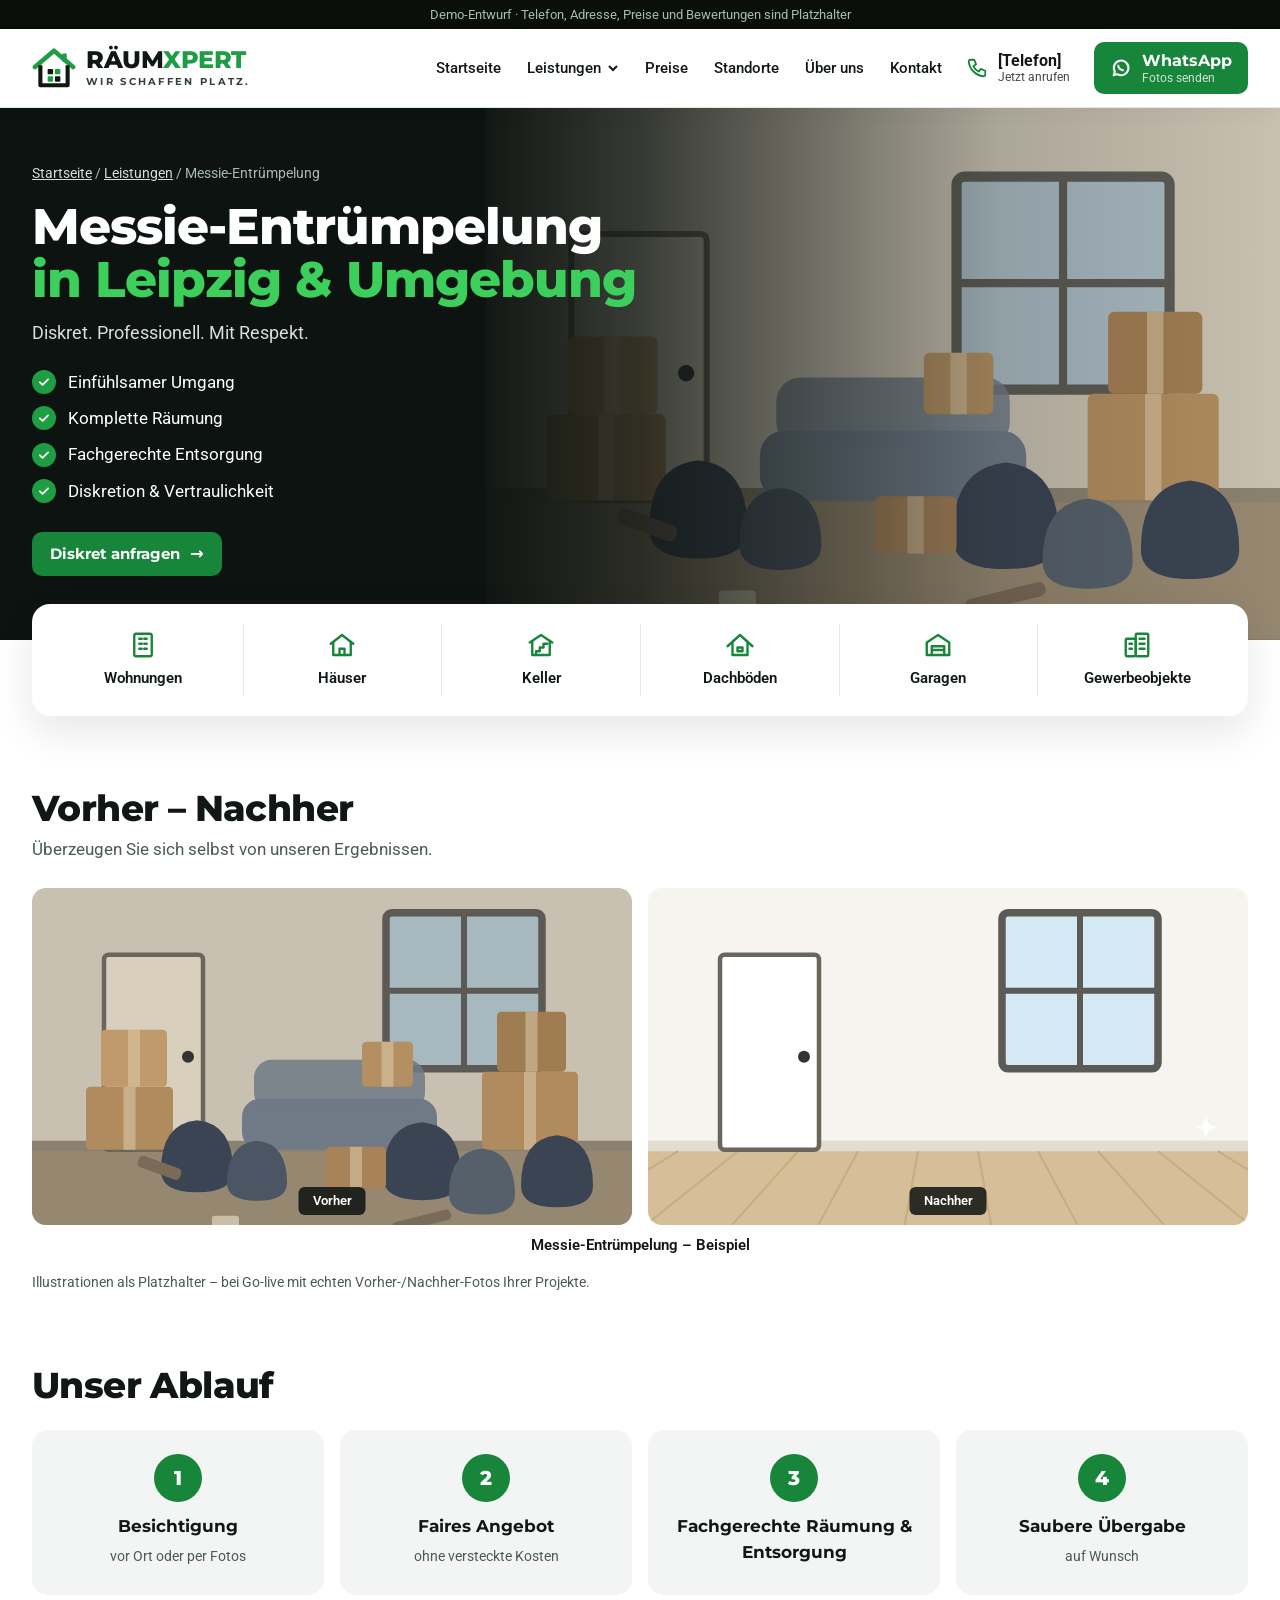
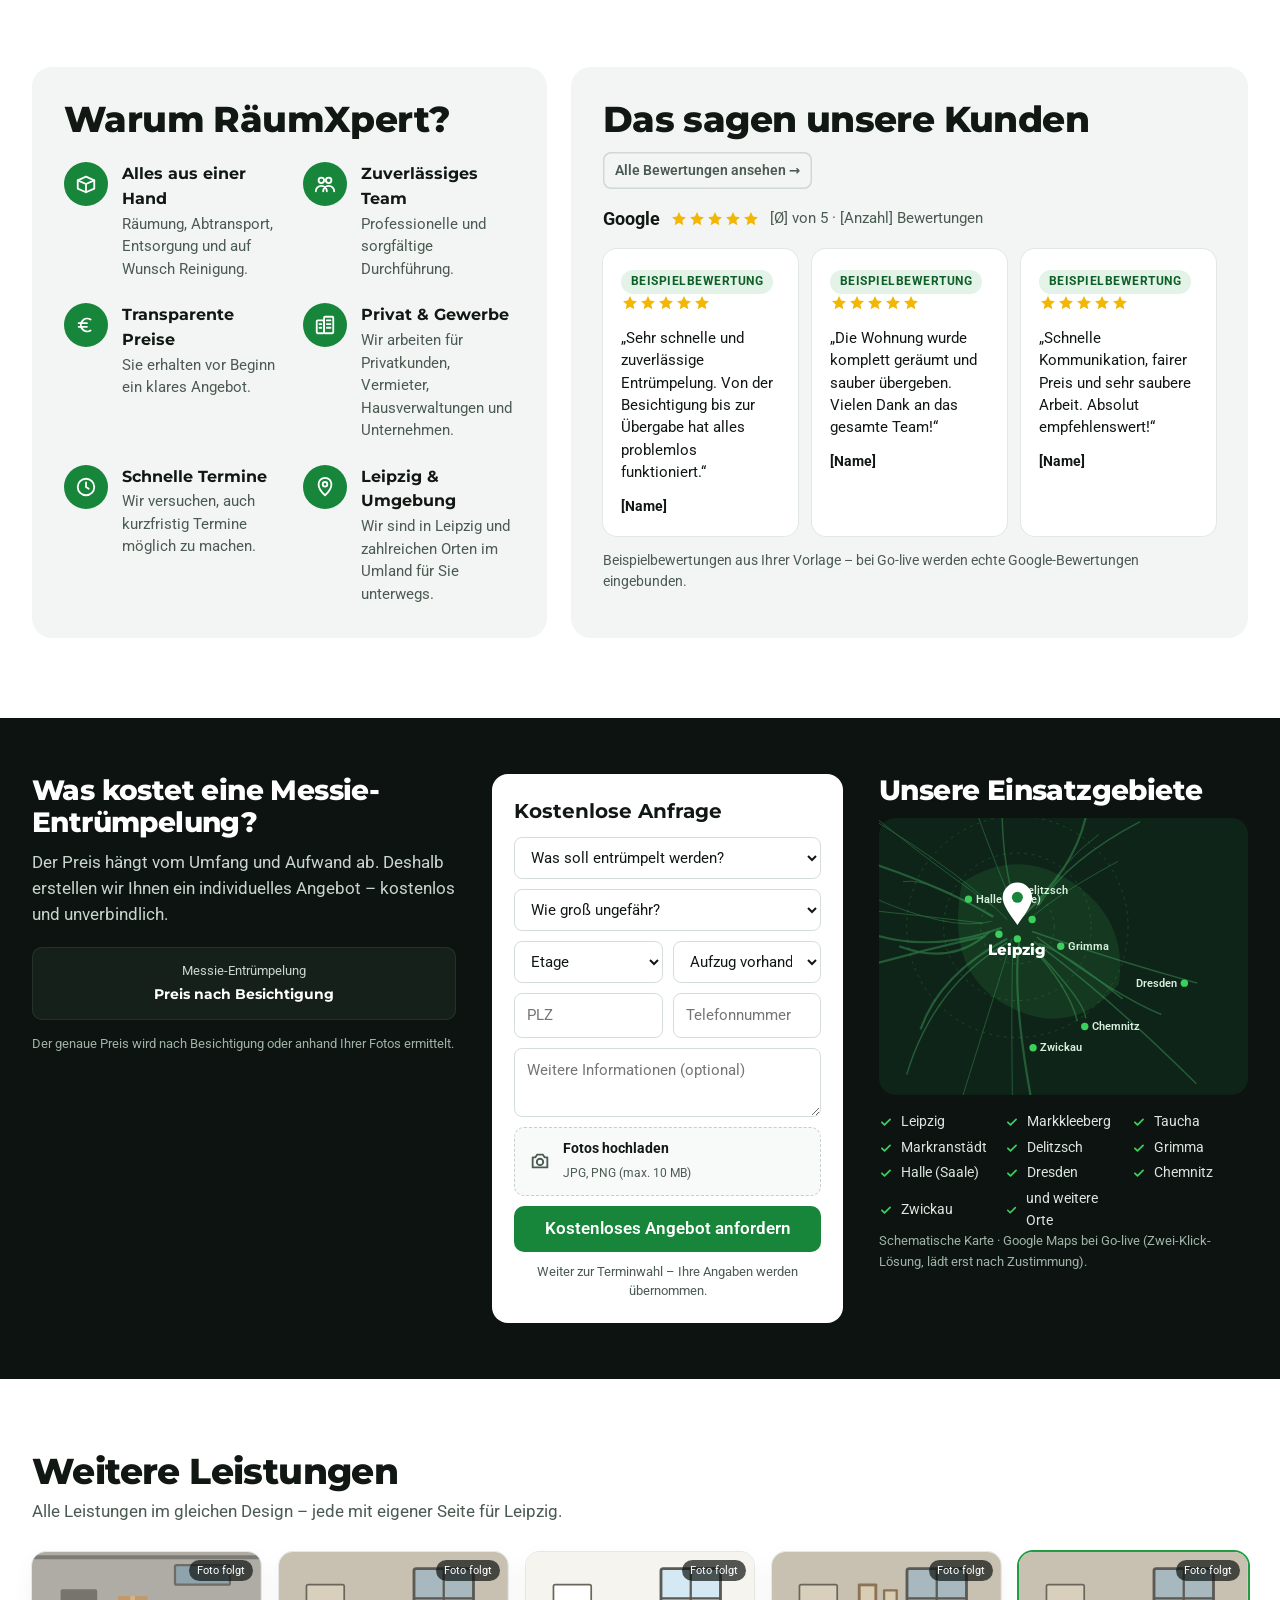
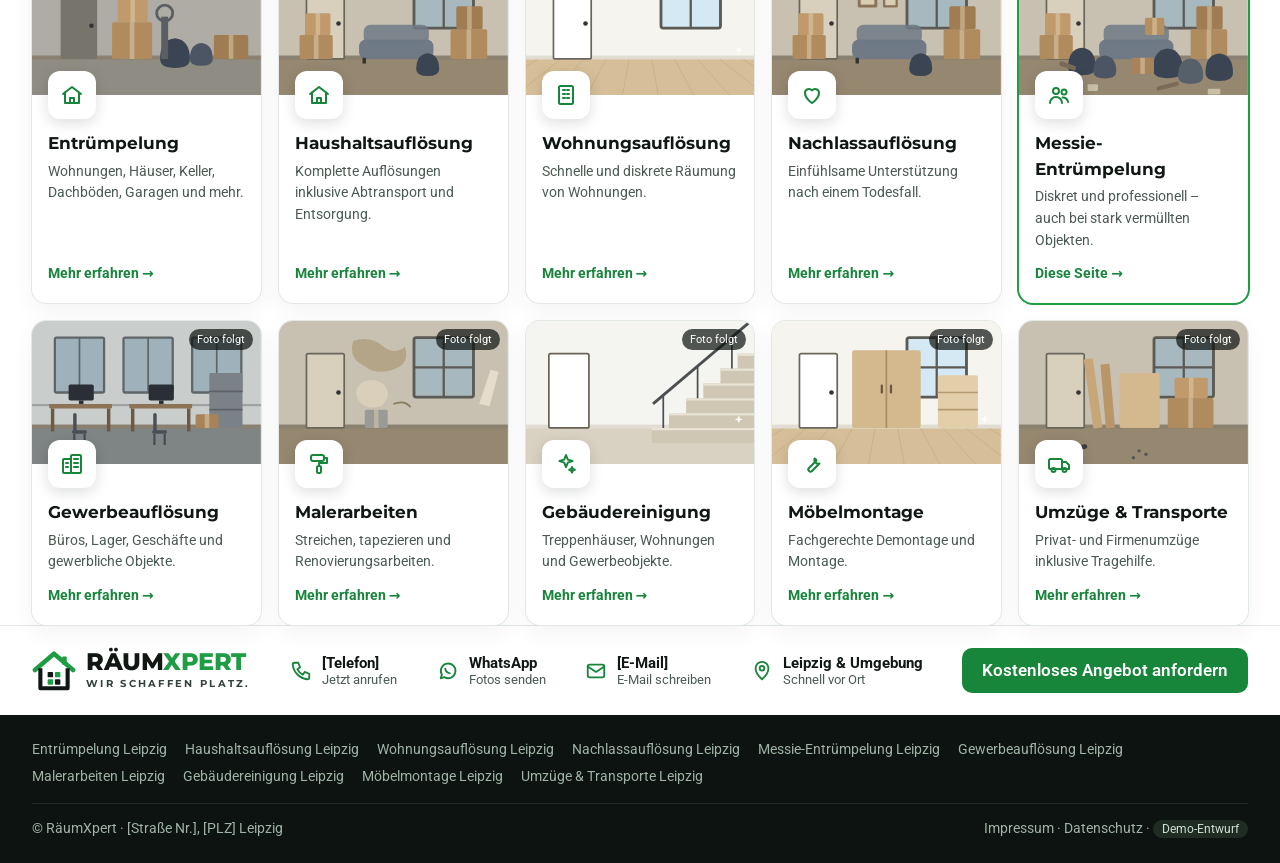
<file: messie-entruempelung-leipzig.html>
<!doctype html>
<html lang="de"><head><meta charset="utf-8"><meta name="viewport" content="width=device-width, initial-scale=1">
<title>Messie-Entrümpelung Leipzig &amp; Umgebung | RäumXpert</title><meta name="description" content="Messie-Entrümpelung in Leipzig und Umgebung: Diskret. Professionell. Mit Respekt. Kostenlose Anfrage per Formular, Telefon oder WhatsApp."><meta name="robots" content="noindex, nofollow">
<link rel="canonical" href="https://entruempelung-leipzig.vercel.app/messie-entruempelung-leipzig"><meta property="og:title" content="Messie-Entrümpelung Leipzig &amp; Umgebung | RäumXpert"><meta property="og:description" content="Messie-Entrümpelung in Leipzig und Umgebung: Diskret. Professionell. Mit Respekt. Kostenlose Anfrage per Formular, Telefon oder WhatsApp."><meta property="og:locale" content="de_DE"><meta property="og:type" content="website">
<meta name="theme-color" content="#0d1310"><link rel="icon" href="/favicon.svg" type="image/svg+xml">
<link rel="preload" href="/fonts/montserrat-600-800-latin.woff2" as="font" type="font/woff2" crossorigin><link rel="stylesheet" href="/styles.css">
<script type="application/ld+json">{"@context": "https://schema.org", "@graph": [{"@type": "Service", "serviceType": "Messie-Entrümpelung", "areaServed": "Leipzig und Umgebung", "provider": {"@type": "LocalBusiness", "name": "RäumXpert"}, "url": "https://entruempelung-leipzig.vercel.app/messie-entruempelung-leipzig"}, {"@type": "BreadcrumbList", "itemListElement": [{"@type": "ListItem", "position": 1, "name": "Startseite", "item": "https://entruempelung-leipzig.vercel.app/"}, {"@type": "ListItem", "position": 2, "name": "Messie-Entrümpelung", "item": "https://entruempelung-leipzig.vercel.app/messie-entruempelung-leipzig"}]}]}</script>
</head><body>
<div class="demobar">Demo-Entwurf · Telefon, Adresse, Preise und Bewertungen sind Platzhalter</div>
<header class="hdr"><div class="wrap nav"><a class="logo" href="/" aria-label="RäumXpert – Startseite"><svg width="44" height="40" viewBox="0 0 48 44" aria-hidden="true"><path d="M3 21L24 3l21 18" fill="none" stroke="#1f9d45" stroke-width="5" stroke-linecap="round" stroke-linejoin="round"/><rect x="33" y="6" width="5" height="9" rx="1" fill="#1f9d45"/><path d="M9 19v22h30V19" fill="none" stroke="#111814" stroke-width="4.5" stroke-linejoin="round"/><g><rect x="17" y="23" width="6" height="6" rx="1" fill="#111814"/><rect x="25" y="23" width="6" height="6" rx="1" fill="#1f9d45"/><rect x="17" y="31" width="6" height="6" rx="1" fill="#1f9d45"/><rect x="25" y="31" width="6" height="6" rx="1" fill="#111814"/></g></svg><span><b>RÄUM<em>XPERT</em></b><small>WIR SCHAFFEN PLATZ.</small></span></a>
<nav class="mainnav" aria-label="Hauptnavigation"><a href="/">Startseite</a>
<div class="dd"><button type="button" aria-haspopup="true">Leistungen <svg width="12" height="12" viewBox="0 0 12 12" aria-hidden="true"><path d="M2 4l4 4 4-4" stroke="currentColor" stroke-width="2" fill="none"/></svg></button><div class="ddm"><a href="/entruempelung-leipzig"><svg width="20" height="20" viewBox="0 0 24 24" fill="none" stroke="#17853a" stroke-width="2" stroke-linecap="round" stroke-linejoin="round" aria-hidden="true"><path d="M3 11l9-7 9 7"/><path d="M5 9.5V20h14V9.5"/><path d="M10 20v-5h4v5"/></svg><span>Entrümpelung</span></a><a href="/haushaltsaufloesung-leipzig"><svg width="20" height="20" viewBox="0 0 24 24" fill="none" stroke="#17853a" stroke-width="2" stroke-linecap="round" stroke-linejoin="round" aria-hidden="true"><path d="M3 11l9-7 9 7"/><path d="M5 9.5V20h14V9.5"/><path d="M10 20v-5h4v5"/></svg><span>Haushaltsauflösung</span></a><a href="/wohnungsaufloesung-leipzig"><svg width="20" height="20" viewBox="0 0 24 24" fill="none" stroke="#17853a" stroke-width="2" stroke-linecap="round" stroke-linejoin="round" aria-hidden="true"><rect x="5" y="3" width="14" height="18" rx="1.5"/><path d="M9 7h2M13 7h2M9 11h2M13 11h2M9 15h2M13 15h2"/></svg><span>Wohnungsauflösung</span></a><a href="/nachlassaufloesung-leipzig"><svg width="20" height="20" viewBox="0 0 24 24" fill="none" stroke="#17853a" stroke-width="2" stroke-linecap="round" stroke-linejoin="round" aria-hidden="true"><path d="M12 20s-7-4.4-7-10a4 4 0 0 1 7-2.6A4 4 0 0 1 19 10c0 5.6-7 10-7 10z"/></svg><span>Nachlassauflösung</span></a><a href="/messie-entruempelung-leipzig" aria-current=page><svg width="20" height="20" viewBox="0 0 24 24" fill="none" stroke="#17853a" stroke-width="2" stroke-linecap="round" stroke-linejoin="round" aria-hidden="true"><circle cx="9" cy="8" r="3"/><path d="M3 20a6 6 0 0 1 12 0"/><circle cx="17" cy="9" r="2.5"/><path d="M15.5 14.5A5 5 0 0 1 21 19"/></svg><span>Messie-Entrümpelung</span></a><a href="/gewerbeaufloesung-leipzig"><svg width="20" height="20" viewBox="0 0 24 24" fill="none" stroke="#17853a" stroke-width="2" stroke-linecap="round" stroke-linejoin="round" aria-hidden="true"><rect x="3" y="7" width="8" height="14" rx="1"/><rect x="11" y="3" width="10" height="18" rx="1"/><path d="M14 7h4M14 11h4M14 15h4M6 11h2M6 15h2"/></svg><span>Gewerbeauflösung</span></a><a href="/malerarbeiten-leipzig"><svg width="20" height="20" viewBox="0 0 24 24" fill="none" stroke="#17853a" stroke-width="2" stroke-linecap="round" stroke-linejoin="round" aria-hidden="true"><rect x="4" y="3" width="13" height="6" rx="2"/><path d="M17 6h3v5h-8v3"/><rect x="10" y="14" width="4" height="7" rx="1.5"/></svg><span>Malerarbeiten</span></a><a href="/gebaeudereinigung-leipzig"><svg width="20" height="20" viewBox="0 0 24 24" fill="none" stroke="#17853a" stroke-width="2" stroke-linecap="round" stroke-linejoin="round" aria-hidden="true"><path d="M12 3l1.8 4.6L18.5 9l-4.7 1.6L12 15l-1.8-4.4L5.5 9l4.7-1.4z"/><path d="M18 15l.8 2 2 .8-2 .8-.8 2-.8-2-2-.8 2-.8z"/></svg><span>Gebäudereinigung</span></a><a href="/moebelmontage-leipzig"><svg width="20" height="20" viewBox="0 0 24 24" fill="none" stroke="#17853a" stroke-width="2" stroke-linecap="round" stroke-linejoin="round" aria-hidden="true"><path d="M14.5 6.5a4 4 0 0 0 5 5L12 19a2.1 2.1 0 0 1-3-3l7.5-7.5a4 4 0 0 0-2-2z"/></svg><span>Möbelmontage</span></a><a href="/umzuege-transporte-leipzig"><svg width="20" height="20" viewBox="0 0 24 24" fill="none" stroke="#17853a" stroke-width="2" stroke-linecap="round" stroke-linejoin="round" aria-hidden="true"><rect x="2" y="7" width="13" height="10" rx="1.5"/><path d="M15 10h4l3 3v4h-7"/><circle cx="6.5" cy="18" r="2"/><circle cx="17.5" cy="18" r="2"/></svg><span>Umzüge &amp; Transporte</span></a></div></div>
<a href="/#preise">Preise</a><a href="/#einsatzgebiet">Standorte</a><a href="/#warum">Über uns</a><a href="/#kontakt">Kontakt</a></nav>
<a class="hphone" href="tel:"><svg width="22" height="22" viewBox="0 0 24 24" fill="none" stroke="#17853a" stroke-width="2" stroke-linecap="round" stroke-linejoin="round" aria-hidden="true"><path d="M5 3h4l2 5-3 2a12 12 0 0 0 6 6l2-3 5 2v4a2 2 0 0 1-2 2A18 18 0 0 1 3 5a2 2 0 0 1 2-2z"/></svg><span><b>[Telefon]</b><small>Jetzt anrufen</small></span></a>
<a class="btn wa hwa" href="https://wa.me/" aria-label="WhatsApp – Fotos senden"><svg width="22" height="22" viewBox="0 0 24 24" fill="none" stroke="#fff" stroke-width="2.2" stroke-linecap="round" stroke-linejoin="round" aria-hidden="true"><path d="M4 20l1.3-4A8 8 0 1 1 8 18.7z"/><path d="M9 9.5c.4 2.6 2.4 4.6 5 5"/></svg><span><b>WhatsApp</b><small>Fotos senden</small></span></a>
<details class="mnav"><summary aria-label="Menü"><span></span><span></span><span></span></summary><div class="mpanel"><a href="/">Startseite</a><p>Leistungen</p><a href="/entruempelung-leipzig">Entrümpelung</a><a href="/haushaltsaufloesung-leipzig">Haushaltsauflösung</a><a href="/wohnungsaufloesung-leipzig">Wohnungsauflösung</a><a href="/nachlassaufloesung-leipzig">Nachlassauflösung</a><a href="/messie-entruempelung-leipzig">Messie-Entrümpelung</a><a href="/gewerbeaufloesung-leipzig">Gewerbeauflösung</a><a href="/malerarbeiten-leipzig">Malerarbeiten</a><a href="/gebaeudereinigung-leipzig">Gebäudereinigung</a><a href="/moebelmontage-leipzig">Möbelmontage</a><a href="/umzuege-transporte-leipzig">Umzüge &amp; Transporte</a><a href="/#preise">Preise</a><a href="/#kontakt">Kontakt</a><a class="btn" href="/kostenlose-anfrage">Kostenlose Anfrage</a></div></details>
</div></header><main><section class="hero shero"><div class="sbg"><svg viewBox="0 0 400 260" preserveAspectRatio="xMidYMid slice" aria-hidden="true"><rect width="400" height="260" fill="#c8c0b0"/><polygon points="0,192 400,192 400,260 0,260" fill="#968770"/><rect y="186" width="400" height="7" fill="#8a8170"/><rect x="236" y="34" width="104" height="104" rx="4" fill="#a7b8bf" stroke="#5c5a54" stroke-width="5"/><path d="M288 34v104M236 86h104" stroke="#5c5a54" stroke-width="4"/><rect x="48" y="62" width="66" height="130" rx="3" fill="#d8cfbd" stroke="#6b665c" stroke-width="3"/><circle cx="104" cy="130" r="4" fill="#333"/><rect x="140" y="158" width="130" height="34" rx="12" fill="#6f7a86"/><rect x="148" y="132" width="114" height="34" rx="12" fill="#6f7a86" opacity=".85"/><rect x="146" y="190" width="6" height="10" fill="#333"/><rect x="258" y="190" width="6" height="10" fill="#333"/><rect x="36" y="150" width="58" height="42" rx="3" fill="#b08b5e"/><rect x="61.0" y="150" width="8" height="42" fill="#e2d2b4" opacity=".5"/><rect x="46" y="112" width="44" height="38" rx="3" fill="#c09a6b"/><rect x="64.0" y="112" width="8" height="38" fill="#e2d2b4" opacity=".5"/><rect x="300" y="140" width="64" height="52" rx="3" fill="#b08b5e"/><rect x="328.0" y="140" width="8" height="52" fill="#e2d2b4" opacity=".5"/><rect x="310" y="100" width="46" height="40" rx="3" fill="#a07c52"/><rect x="329.0" y="100" width="8" height="40" fill="#e2d2b4" opacity=".5"/><path d="M86 206 q0 -31.200000000000003 24 -33.599999999999994 q24 2.4000000000000004 24 33.599999999999994 q0 14.399999999999999 -24 14.399999999999999 q-24 0 -24 -14.399999999999999z" fill="#3a4452"/><path d="M130 214 q0 -26.0 20 -28.0 q20 2.0 20 28.0 q0 12.0 -20 12.0 q-20 0 -20 -12.0z" fill="#4b5563"/><path d="M234 210 q0 -33.800000000000004 26 -36.4 q26 2.6 26 36.4 q0 15.6 -26 15.6 q-26 0 -26 -15.6z" fill="#3a4452"/><path d="M278 222 q0 -28.6 22 -30.799999999999997 q22 2.2 22 30.799999999999997 q0 13.2 -22 13.2 q-22 0 -22 -13.2z" fill="#56606b"/><path d="M326 216 q0 -31.200000000000003 24 -33.599999999999994 q24 2.4000000000000004 24 33.599999999999994 q0 14.399999999999999 -24 14.399999999999999 q-24 0 -24 -14.399999999999999z" fill="#3a4452"/><rect x="196" y="190" width="40" height="28" rx="3" fill="#a8835a"/><rect x="212.0" y="190" width="8" height="28" fill="#e2d2b4" opacity=".5"/><rect x="220" y="120" width="34" height="30" rx="3" fill="#b48f62"/><rect x="233.0" y="120" width="8" height="30" fill="#e2d2b4" opacity=".5"/><g fill="#7a6a58"><rect x="70" y="200" width="30" height="8" rx="3" transform="rotate(20 85 204)"/><rect x="240" y="236" width="40" height="7" rx="3" transform="rotate(-14 260 240)"/></g><g fill="#c9bfa8"><rect x="120" y="236" width="18" height="12" rx="2"/><rect x="330" y="244" width="22" height="10" rx="2"/></g></svg></div><div class="wrap"><div class="htxt">
<nav class="crumb" aria-label="Brotkrumen"><a href="/">Startseite</a> / <a href="/#leistungen">Leistungen</a> / Messie-Entrümpelung</nav>
<h1>Messie-Entrümpelung <span>in Leipzig &amp; Umgebung</span></h1><p class="lead">Diskret. Professionell. Mit Respekt.</p><ul class="chk"><li><i><svg width="14" height="14" viewBox="0 0 24 24" fill="none" stroke="#fff" stroke-width="3" stroke-linecap="round" stroke-linejoin="round" aria-hidden="true"><path d="M5 12.5l4.5 4.5L19 7.5"/></svg></i>Einfühlsamer Umgang</li><li><i><svg width="14" height="14" viewBox="0 0 24 24" fill="none" stroke="#fff" stroke-width="3" stroke-linecap="round" stroke-linejoin="round" aria-hidden="true"><path d="M5 12.5l4.5 4.5L19 7.5"/></svg></i>Komplette Räumung</li><li><i><svg width="14" height="14" viewBox="0 0 24 24" fill="none" stroke="#fff" stroke-width="3" stroke-linecap="round" stroke-linejoin="round" aria-hidden="true"><path d="M5 12.5l4.5 4.5L19 7.5"/></svg></i>Fachgerechte Entsorgung</li><li><i><svg width="14" height="14" viewBox="0 0 24 24" fill="none" stroke="#fff" stroke-width="3" stroke-linecap="round" stroke-linejoin="round" aria-hidden="true"><path d="M5 12.5l4.5 4.5L19 7.5"/></svg></i>Diskretion &amp; Vertraulichkeit</li></ul>
<a class="btn big" href="/kostenlose-anfrage?leistung=messie-entruempelung"><b>Diskret anfragen</b> <span class="arr">→</span></a></div></div></section>
<div class="wrap"><ul class="objrow"><li><svg width="30" height="30" viewBox="0 0 24 24" fill="none" stroke="#17853a" stroke-width="1.9" stroke-linecap="round" stroke-linejoin="round" aria-hidden="true"><rect x="5" y="3" width="14" height="18" rx="1.5"/><path d="M9 7h2M13 7h2M9 11h2M13 11h2M9 15h2M13 15h2"/></svg><span>Wohnungen</span></li><li><svg width="30" height="30" viewBox="0 0 24 24" fill="none" stroke="#17853a" stroke-width="1.9" stroke-linecap="round" stroke-linejoin="round" aria-hidden="true"><path d="M3 11l9-7 9 7"/><path d="M5 9.5V20h14V9.5"/><path d="M10 20v-5h4v5"/></svg><span>Häuser</span></li><li><svg width="30" height="30" viewBox="0 0 24 24" fill="none" stroke="#17853a" stroke-width="1.9" stroke-linecap="round" stroke-linejoin="round" aria-hidden="true"><path d="M3 10l9-6 9 6"/><path d="M5 9v11h14V9"/><path d="M8 20v-3h3v-3h3v-3h3"/></svg><span>Keller</span></li><li><svg width="30" height="30" viewBox="0 0 24 24" fill="none" stroke="#17853a" stroke-width="1.9" stroke-linecap="round" stroke-linejoin="round" aria-hidden="true"><path d="M2 13l10-9 10 9"/><path d="M6 10v10h12V10"/><path d="M10 14h4v3h-4z"/></svg><span>Dachböden</span></li><li><svg width="30" height="30" viewBox="0 0 24 24" fill="none" stroke="#17853a" stroke-width="1.9" stroke-linecap="round" stroke-linejoin="round" aria-hidden="true"><path d="M3 10l9-6 9 6v10H3z"/><path d="M7 20v-7h10v7M7 16h10"/></svg><span>Garagen</span></li><li><svg width="30" height="30" viewBox="0 0 24 24" fill="none" stroke="#17853a" stroke-width="1.9" stroke-linecap="round" stroke-linejoin="round" aria-hidden="true"><rect x="3" y="7" width="8" height="14" rx="1"/><rect x="11" y="3" width="10" height="18" rx="1"/><path d="M14 7h4M14 11h4M14 15h4M6 11h2M6 15h2"/></svg><span>Gewerbeobjekte</span></li></ul></div>
<section class="wrap sec" id="vorher-nachher"><h2>Vorher – Nachher</h2><p class="sub">Überzeugen Sie sich selbst von unseren Ergebnissen.</p><div class="pairs n1"><figure class="pair big"><div class="pp"><div><svg viewBox="0 0 400 260" preserveAspectRatio="xMidYMid slice" aria-hidden="true"><rect width="400" height="260" fill="#c8c0b0"/><polygon points="0,192 400,192 400,260 0,260" fill="#968770"/><rect y="186" width="400" height="7" fill="#8a8170"/><rect x="236" y="34" width="104" height="104" rx="4" fill="#a7b8bf" stroke="#5c5a54" stroke-width="5"/><path d="M288 34v104M236 86h104" stroke="#5c5a54" stroke-width="4"/><rect x="48" y="62" width="66" height="130" rx="3" fill="#d8cfbd" stroke="#6b665c" stroke-width="3"/><circle cx="104" cy="130" r="4" fill="#333"/><rect x="140" y="158" width="130" height="34" rx="12" fill="#6f7a86"/><rect x="148" y="132" width="114" height="34" rx="12" fill="#6f7a86" opacity=".85"/><rect x="146" y="190" width="6" height="10" fill="#333"/><rect x="258" y="190" width="6" height="10" fill="#333"/><rect x="36" y="150" width="58" height="42" rx="3" fill="#b08b5e"/><rect x="61.0" y="150" width="8" height="42" fill="#e2d2b4" opacity=".5"/><rect x="46" y="112" width="44" height="38" rx="3" fill="#c09a6b"/><rect x="64.0" y="112" width="8" height="38" fill="#e2d2b4" opacity=".5"/><rect x="300" y="140" width="64" height="52" rx="3" fill="#b08b5e"/><rect x="328.0" y="140" width="8" height="52" fill="#e2d2b4" opacity=".5"/><rect x="310" y="100" width="46" height="40" rx="3" fill="#a07c52"/><rect x="329.0" y="100" width="8" height="40" fill="#e2d2b4" opacity=".5"/><path d="M86 206 q0 -31.200000000000003 24 -33.599999999999994 q24 2.4000000000000004 24 33.599999999999994 q0 14.399999999999999 -24 14.399999999999999 q-24 0 -24 -14.399999999999999z" fill="#3a4452"/><path d="M130 214 q0 -26.0 20 -28.0 q20 2.0 20 28.0 q0 12.0 -20 12.0 q-20 0 -20 -12.0z" fill="#4b5563"/><path d="M234 210 q0 -33.800000000000004 26 -36.4 q26 2.6 26 36.4 q0 15.6 -26 15.6 q-26 0 -26 -15.6z" fill="#3a4452"/><path d="M278 222 q0 -28.6 22 -30.799999999999997 q22 2.2 22 30.799999999999997 q0 13.2 -22 13.2 q-22 0 -22 -13.2z" fill="#56606b"/><path d="M326 216 q0 -31.200000000000003 24 -33.599999999999994 q24 2.4000000000000004 24 33.599999999999994 q0 14.399999999999999 -24 14.399999999999999 q-24 0 -24 -14.399999999999999z" fill="#3a4452"/><rect x="196" y="190" width="40" height="28" rx="3" fill="#a8835a"/><rect x="212.0" y="190" width="8" height="28" fill="#e2d2b4" opacity=".5"/><rect x="220" y="120" width="34" height="30" rx="3" fill="#b48f62"/><rect x="233.0" y="120" width="8" height="30" fill="#e2d2b4" opacity=".5"/><g fill="#7a6a58"><rect x="70" y="200" width="30" height="8" rx="3" transform="rotate(20 85 204)"/><rect x="240" y="236" width="40" height="7" rx="3" transform="rotate(-14 260 240)"/></g><g fill="#c9bfa8"><rect x="120" y="236" width="18" height="12" rx="2"/><rect x="330" y="244" width="22" height="10" rx="2"/></g></svg><span>Vorher</span></div><div><svg viewBox="0 0 400 260" preserveAspectRatio="xMidYMid slice" aria-hidden="true"><rect width="400" height="260" fill="#f5f4ef"/><polygon points="0,192 400,192 400,260 0,260" fill="#d6bf98"/><rect y="186" width="400" height="7" fill="#e2ddd2"/><path d="M20 193 L-88.0 260" stroke="#c7ad82" stroke-width="1.4"/><path d="M60 193 L-24.0 260" stroke="#c7ad82" stroke-width="1.4"/><path d="M100 193 L40.0 260" stroke="#c7ad82" stroke-width="1.4"/><path d="M140 193 L104.0 260" stroke="#c7ad82" stroke-width="1.4"/><path d="M180 193 L168.0 260" stroke="#c7ad82" stroke-width="1.4"/><path d="M220 193 L232.0 260" stroke="#c7ad82" stroke-width="1.4"/><path d="M260 193 L296.0 260" stroke="#c7ad82" stroke-width="1.4"/><path d="M300 193 L360.0 260" stroke="#c7ad82" stroke-width="1.4"/><path d="M340 193 L424.0 260" stroke="#c7ad82" stroke-width="1.4"/><path d="M380 193 L488.0 260" stroke="#c7ad82" stroke-width="1.4"/><rect x="236" y="34" width="104" height="104" rx="4" fill="#d4e9f3" stroke="#5c5a54" stroke-width="5"/><path d="M288 34v104M236 86h104" stroke="#5c5a54" stroke-width="4"/><rect x="48" y="62" width="66" height="130" rx="3" fill="#ffffff" stroke="#6b665c" stroke-width="3"/><circle cx="104" cy="130" r="4" fill="#333"/><g fill="#ffffff" opacity=".9"><path d="M84 92l3 8 8 3-8 3-3 8-3-8-8-3 8-3z"/><path d="M372 170l2 5 5 2-5 2-2 5-2-5-5-2 5-2z"/></g></svg><span>Nachher</span></div></div><figcaption>Messie-Entrümpelung – Beispiel</figcaption></figure></div><p class="note">Illustrationen als Platzhalter – bei Go-live mit echten Vorher-/Nachher-Fotos Ihrer Projekte.</p></section>
<section class="wrap sec"><h2>Unser Ablauf</h2><ol class="abl"><li><span class="n">1</span><b>Besichtigung</b><small>vor Ort oder per Fotos</small></li><li><span class="n">2</span><b>Faires Angebot</b><small>ohne versteckte Kosten</small></li><li><span class="n">3</span><b>Fachgerechte Räumung &amp; Entsorgung</b><small></small></li><li><span class="n">4</span><b>Saubere Übergabe</b><small>auf Wunsch</small></li></ol></section>
<section class="wrap sec wr" id="warum"><div class="whybox"><h2>Warum RäumXpert?</h2><ul class="why"><li><span class="wico"><svg width="22" height="22" viewBox="0 0 24 24" fill="none" stroke="#fff" stroke-width="2" stroke-linecap="round" stroke-linejoin="round" aria-hidden="true"><path d="M3 8l9-4 9 4v9l-9 4-9-4z"/><path d="M3 8l9 4 9-4M12 12v9"/></svg></span><div><h3>Alles aus einer Hand</h3><p>Räumung, Abtransport, Entsorgung und auf Wunsch Reinigung.</p></div></li><li><span class="wico"><svg width="22" height="22" viewBox="0 0 24 24" fill="none" stroke="#fff" stroke-width="2" stroke-linecap="round" stroke-linejoin="round" aria-hidden="true"><circle cx="8" cy="8" r="3"/><circle cx="16" cy="8" r="3"/><path d="M2 20a6 6 0 0 1 12 0M10 20a6 6 0 0 1 12 0"/></svg></span><div><h3>Zuverlässiges Team</h3><p>Professionelle und sorgfältige Durchführung.</p></div></li><li><span class="wico"><svg width="22" height="22" viewBox="0 0 24 24" fill="none" stroke="#fff" stroke-width="2" stroke-linecap="round" stroke-linejoin="round" aria-hidden="true"><path d="M17 6a7 7 0 1 0 0 12"/><path d="M4 10h9M4 14h9"/></svg></span><div><h3>Transparente Preise</h3><p>Sie erhalten vor Beginn ein klares Angebot.</p></div></li><li><span class="wico"><svg width="22" height="22" viewBox="0 0 24 24" fill="none" stroke="#fff" stroke-width="2" stroke-linecap="round" stroke-linejoin="round" aria-hidden="true"><rect x="3" y="7" width="8" height="14" rx="1"/><rect x="11" y="3" width="10" height="18" rx="1"/><path d="M14 7h4M14 11h4M14 15h4M6 11h2M6 15h2"/></svg></span><div><h3>Privat &amp; Gewerbe</h3><p>Wir arbeiten für Privatkunden, Vermieter, Hausverwaltungen und Unternehmen.</p></div></li><li><span class="wico"><svg width="22" height="22" viewBox="0 0 24 24" fill="none" stroke="#fff" stroke-width="2" stroke-linecap="round" stroke-linejoin="round" aria-hidden="true"><circle cx="12" cy="12" r="9"/><path d="M12 7v5l3 2"/></svg></span><div><h3>Schnelle Termine</h3><p>Wir versuchen, auch kurzfristig Termine möglich zu machen.</p></div></li><li><span class="wico"><svg width="22" height="22" viewBox="0 0 24 24" fill="none" stroke="#fff" stroke-width="2" stroke-linecap="round" stroke-linejoin="round" aria-hidden="true"><path d="M12 21s-7-6-7-12a7 7 0 0 1 14 0c0 6-7 12-7 12z"/><circle cx="12" cy="9" r="2.5"/></svg></span><div><h3>Leipzig &amp; Umgebung</h3><p>Wir sind in Leipzig und zahlreichen Orten im Umland für Sie unterwegs.</p></div></li></ul></div>
<div class="revbox" id="bewertungen"><div class="rhead"><h2>Das sagen unsere Kunden</h2><span class="rbtn" aria-disabled="true">Alle Bewertungen ansehen →</span></div>
<div class="gscore"><b>Google</b><span class="stars"><svg width="18" height="18" viewBox="0 0 24 24" aria-hidden="true"><path d="M12 2.8l2.8 6 6.5.7-4.9 4.4 1.4 6.4L12 17l-5.8 3.3 1.4-6.4-4.9-4.4 6.5-.7z" fill="#f2b705"/></svg><svg width="18" height="18" viewBox="0 0 24 24" aria-hidden="true"><path d="M12 2.8l2.8 6 6.5.7-4.9 4.4 1.4 6.4L12 17l-5.8 3.3 1.4-6.4-4.9-4.4 6.5-.7z" fill="#f2b705"/></svg><svg width="18" height="18" viewBox="0 0 24 24" aria-hidden="true"><path d="M12 2.8l2.8 6 6.5.7-4.9 4.4 1.4 6.4L12 17l-5.8 3.3 1.4-6.4-4.9-4.4 6.5-.7z" fill="#f2b705"/></svg><svg width="18" height="18" viewBox="0 0 24 24" aria-hidden="true"><path d="M12 2.8l2.8 6 6.5.7-4.9 4.4 1.4 6.4L12 17l-5.8 3.3 1.4-6.4-4.9-4.4 6.5-.7z" fill="#f2b705"/></svg><svg width="18" height="18" viewBox="0 0 24 24" aria-hidden="true"><path d="M12 2.8l2.8 6 6.5.7-4.9 4.4 1.4 6.4L12 17l-5.8 3.3 1.4-6.4-4.9-4.4 6.5-.7z" fill="#f2b705"/></svg></span><span>[Ø] von 5 · [Anzahl] Bewertungen</span></div><div class="revs"><blockquote class="rev"><span class="bsp">Beispielbewertung</span><div class="stars"><svg width="18" height="18" viewBox="0 0 24 24" aria-hidden="true"><path d="M12 2.8l2.8 6 6.5.7-4.9 4.4 1.4 6.4L12 17l-5.8 3.3 1.4-6.4-4.9-4.4 6.5-.7z" fill="#f2b705"/></svg><svg width="18" height="18" viewBox="0 0 24 24" aria-hidden="true"><path d="M12 2.8l2.8 6 6.5.7-4.9 4.4 1.4 6.4L12 17l-5.8 3.3 1.4-6.4-4.9-4.4 6.5-.7z" fill="#f2b705"/></svg><svg width="18" height="18" viewBox="0 0 24 24" aria-hidden="true"><path d="M12 2.8l2.8 6 6.5.7-4.9 4.4 1.4 6.4L12 17l-5.8 3.3 1.4-6.4-4.9-4.4 6.5-.7z" fill="#f2b705"/></svg><svg width="18" height="18" viewBox="0 0 24 24" aria-hidden="true"><path d="M12 2.8l2.8 6 6.5.7-4.9 4.4 1.4 6.4L12 17l-5.8 3.3 1.4-6.4-4.9-4.4 6.5-.7z" fill="#f2b705"/></svg><svg width="18" height="18" viewBox="0 0 24 24" aria-hidden="true"><path d="M12 2.8l2.8 6 6.5.7-4.9 4.4 1.4 6.4L12 17l-5.8 3.3 1.4-6.4-4.9-4.4 6.5-.7z" fill="#f2b705"/></svg></div><p>„Sehr schnelle und zuverlässige Entrümpelung. Von der Besichtigung bis zur Übergabe hat alles problemlos funktioniert.“</p><cite>[Name]</cite></blockquote><blockquote class="rev"><span class="bsp">Beispielbewertung</span><div class="stars"><svg width="18" height="18" viewBox="0 0 24 24" aria-hidden="true"><path d="M12 2.8l2.8 6 6.5.7-4.9 4.4 1.4 6.4L12 17l-5.8 3.3 1.4-6.4-4.9-4.4 6.5-.7z" fill="#f2b705"/></svg><svg width="18" height="18" viewBox="0 0 24 24" aria-hidden="true"><path d="M12 2.8l2.8 6 6.5.7-4.9 4.4 1.4 6.4L12 17l-5.8 3.3 1.4-6.4-4.9-4.4 6.5-.7z" fill="#f2b705"/></svg><svg width="18" height="18" viewBox="0 0 24 24" aria-hidden="true"><path d="M12 2.8l2.8 6 6.5.7-4.9 4.4 1.4 6.4L12 17l-5.8 3.3 1.4-6.4-4.9-4.4 6.5-.7z" fill="#f2b705"/></svg><svg width="18" height="18" viewBox="0 0 24 24" aria-hidden="true"><path d="M12 2.8l2.8 6 6.5.7-4.9 4.4 1.4 6.4L12 17l-5.8 3.3 1.4-6.4-4.9-4.4 6.5-.7z" fill="#f2b705"/></svg><svg width="18" height="18" viewBox="0 0 24 24" aria-hidden="true"><path d="M12 2.8l2.8 6 6.5.7-4.9 4.4 1.4 6.4L12 17l-5.8 3.3 1.4-6.4-4.9-4.4 6.5-.7z" fill="#f2b705"/></svg></div><p>„Die Wohnung wurde komplett geräumt und sauber übergeben. Vielen Dank an das gesamte Team!“</p><cite>[Name]</cite></blockquote><blockquote class="rev"><span class="bsp">Beispielbewertung</span><div class="stars"><svg width="18" height="18" viewBox="0 0 24 24" aria-hidden="true"><path d="M12 2.8l2.8 6 6.5.7-4.9 4.4 1.4 6.4L12 17l-5.8 3.3 1.4-6.4-4.9-4.4 6.5-.7z" fill="#f2b705"/></svg><svg width="18" height="18" viewBox="0 0 24 24" aria-hidden="true"><path d="M12 2.8l2.8 6 6.5.7-4.9 4.4 1.4 6.4L12 17l-5.8 3.3 1.4-6.4-4.9-4.4 6.5-.7z" fill="#f2b705"/></svg><svg width="18" height="18" viewBox="0 0 24 24" aria-hidden="true"><path d="M12 2.8l2.8 6 6.5.7-4.9 4.4 1.4 6.4L12 17l-5.8 3.3 1.4-6.4-4.9-4.4 6.5-.7z" fill="#f2b705"/></svg><svg width="18" height="18" viewBox="0 0 24 24" aria-hidden="true"><path d="M12 2.8l2.8 6 6.5.7-4.9 4.4 1.4 6.4L12 17l-5.8 3.3 1.4-6.4-4.9-4.4 6.5-.7z" fill="#f2b705"/></svg><svg width="18" height="18" viewBox="0 0 24 24" aria-hidden="true"><path d="M12 2.8l2.8 6 6.5.7-4.9 4.4 1.4 6.4L12 17l-5.8 3.3 1.4-6.4-4.9-4.4 6.5-.7z" fill="#f2b705"/></svg></div><p>„Schnelle Kommunikation, fairer Preis und sehr saubere Arbeit. Absolut empfehlenswert!“</p><cite>[Name]</cite></blockquote></div>
<p class="note">Beispielbewertungen aus Ihrer Vorlage – bei Go-live werden echte Google-Bewertungen eingebunden.</p></div></section><section class="cband" id="kontakt"><div class="wrap cgrid"><div id="preise"><h2>Was kostet eine Messie-Entrümpelung?</h2><p>Der Preis hängt vom Umfang und Aufwand ab. Deshalb erstellen wir Ihnen ein individuelles Angebot – kostenlos und unverbindlich.</p><div class="ptiles one"><div class="pt"><span>Messie-Entrümpelung</span><b>Preis nach Besichtigung</b></div></div><p class="small">Der genaue Preis wird nach Besichtigung oder anhand Ihrer Fotos ermittelt.</p></div><form class="qform" id="qform" data-leistung="Messie-Entrümpelung" novalidate><h3>Kostenlose Anfrage</h3>
<label class="sr" for="q1">Was soll entrümpelt werden?</label><select id="q1" name="objekt"><option value="">Was soll entrümpelt werden?</option><option>Keller</option><option>Dachboden</option><option>Garage</option><option>1-Zimmer-Wohnung</option><option>2-Zimmer-Wohnung</option><option>3-Zimmer-Wohnung</option><option>Haus</option><option>Gewerbeobjekt</option><option>Sonstiges</option></select>
<label class="sr" for="q2">Wie groß ungefähr?</label><select id="q2" name="umfang"><option value="">Wie groß ungefähr?</option><option>bis 20 m²</option><option>20–50 m²</option><option>50–80 m²</option><option>80–120 m²</option><option>über 120 m²</option></select>
<div class="r2"><select id="q3" name="etage" aria-label="Etage"><option value="">Etage</option><option>Erdgeschoss</option><option>1. OG</option><option>2. OG</option><option>3. OG</option><option>4. OG oder höher</option><option>Keller</option></select><select id="q4" name="aufzug" aria-label="Aufzug vorhanden?"><option value="">Aufzug vorhanden?</option><option>Ja</option><option>Nein</option></select></div>
<div class="r2"><input id="q5" name="plz" placeholder="PLZ" inputmode="numeric" aria-label="PLZ"><input id="q6" name="tel" placeholder="Telefonnummer" type="tel" aria-label="Telefonnummer"></div>
<textarea id="q7" name="info" rows="2" placeholder="Weitere Informationen (optional)" aria-label="Weitere Informationen"></textarea>
<label class="up"><svg width="22" height="22" viewBox="0 0 24 24" fill="none" stroke="#4b5a52" stroke-width="2" stroke-linecap="round" stroke-linejoin="round" aria-hidden="true"><path d="M4 8h3l2-3h6l2 3h3v11H4z"/><circle cx="12" cy="13" r="3.5"/></svg><span><b>Fotos hochladen</b><small>JPG, PNG (max. 10 MB)</small></span><input type="file" accept="image/*" multiple></label>
<button class="btn" type="submit">Kostenloses Angebot anfordern</button><p class="fnote">Weiter zur Terminwahl – Ihre Angaben werden übernommen.</p></form><div id="einsatzgebiet"><h2>Unsere Einsatzgebiete</h2><div class="mapw"><div class="map"><svg viewBox="0 0 400 300" role="img" aria-label="Schematische Karte: Leipzig und Umgebung"><rect width="400" height="300" rx="18" fill="#0f2418"/><path d="M144 131 Q119 211 89 307" stroke="#2a6b3f" stroke-width="1" fill="none" opacity=".8"/><path d="M164 109 Q196 81 259 47" stroke="#2a6b3f" stroke-width="1" fill="none" opacity=".8"/><path d="M156 106 Q218 49 227 -16" stroke="#2a6b3f" stroke-width="2.4" fill="none" opacity=".8"/><path d="M166 123 Q251 153 345 179" stroke="#2a6b3f" stroke-width="1.6" fill="none" opacity=".8"/><path d="M122 107 Q55 64 26 69" stroke="#2a6b3f" stroke-width="1" fill="none" opacity=".8"/><path d="M124 107 Q67 73 -23 44" stroke="#2a6b3f" stroke-width="2.4" fill="none" opacity=".8"/><path d="M139 131 Q67 168 45 229" stroke="#2a6b3f" stroke-width="2.4" fill="none" opacity=".8"/><path d="M173 95 Q205 45 283 4" stroke="#2a6b3f" stroke-width="1.6" fill="none" opacity=".8"/><path d="M164 138 Q206 184 215 220" stroke="#2a6b3f" stroke-width="1.6" fill="none" opacity=".8"/><path d="M139 135 Q59 182 30 278" stroke="#2a6b3f" stroke-width="1.6" fill="none" opacity=".8"/><path d="M120 123 Q80 161 22 139" stroke="#2a6b3f" stroke-width="2.4" fill="none" opacity=".8"/><path d="M145 139 Q143 213 145 327" stroke="#2a6b3f" stroke-width="1" fill="none" opacity=".8"/><path d="M133 119 Q56 147 -10 125" stroke="#2a6b3f" stroke-width="2.4" fill="none" opacity=".8"/><path d="M171 129 Q257 193 306 213" stroke="#2a6b3f" stroke-width="1.6" fill="none" opacity=".8"/><path d="M139 80 Q94 -30 81 -89" stroke="#2a6b3f" stroke-width="1" fill="none" opacity=".8"/><path d="M152 135 Q144 190 165 305" stroke="#2a6b3f" stroke-width="2.4" fill="none" opacity=".8"/><path d="M122 112 Q76 124 -14 83" stroke="#2a6b3f" stroke-width="1" fill="none" opacity=".8"/><path d="M115 128 Q12 151 -98 186" stroke="#2a6b3f" stroke-width="2.4" fill="none" opacity=".8"/><path d="M173 136 Q201 145 264 196" stroke="#2a6b3f" stroke-width="1.6" fill="none" opacity=".8"/><path d="M139 110 Q92 62 -9 0" stroke="#2a6b3f" stroke-width="1" fill="none" opacity=".8"/><path d="M170 98 Q195 50 238 18" stroke="#2a6b3f" stroke-width="1" fill="none" opacity=".8"/><path d="M168 134 Q245 190 344 288" stroke="#2a6b3f" stroke-width="1.6" fill="none" opacity=".8"/><path d="M148 94 Q125 25 138 -98" stroke="#2a6b3f" stroke-width="1.6" fill="none" opacity=".8"/><path d="M166 139 Q224 200 224 217" stroke="#2a6b3f" stroke-width="1.6" fill="none" opacity=".8"/><path d="M113 114 Q49 106 -20 99" stroke="#2a6b3f" stroke-width="1" fill="none" opacity=".8"/><path d="M124 96 Q27 27 -38 -29" stroke="#2a6b3f" stroke-width="1" fill="none" opacity=".8"/><circle cx="150" cy="118" r="40" fill="none" stroke="#3ccf5c" stroke-opacity=".22" stroke-dasharray="3 5"/><circle cx="150" cy="118" r="80" fill="none" stroke="#3ccf5c" stroke-opacity=".22" stroke-dasharray="3 5"/><circle cx="150" cy="118" r="120" fill="none" stroke="#3ccf5c" stroke-opacity=".22" stroke-dasharray="3 5"/><path d="M90 70q60-40 120 0t50 110q-50 60-120 24t-50-134z" fill="#3ccf5c" opacity=".12"/><circle cx="150" cy="131" r="4" fill="#3ccf5c"/><circle cx="166" cy="110" r="4" fill="#3ccf5c"/><circle cx="130" cy="126" r="4" fill="#3ccf5c"/><circle cx="146" cy="78" r="4" fill="#3ccf5c"/><text x="154" y="82" text-anchor="start" font-size="12" font-weight="600" fill="#d7efdd" font-family="Roboto,sans-serif">Delitzsch</text><circle cx="197" cy="139" r="4" fill="#3ccf5c"/><text x="205" y="143" text-anchor="start" font-size="12" font-weight="600" fill="#d7efdd" font-family="Roboto,sans-serif">Grimma</text><circle cx="97" cy="88" r="4" fill="#3ccf5c"/><text x="105" y="92" text-anchor="start" font-size="12" font-weight="600" fill="#d7efdd" font-family="Roboto,sans-serif">Halle (Saale)</text><circle cx="331" cy="179" r="4" fill="#3ccf5c"/><text x="323" y="183" text-anchor="end" font-size="12" font-weight="600" fill="#d7efdd" font-family="Roboto,sans-serif">Dresden</text><circle cx="223" cy="226" r="4" fill="#3ccf5c"/><text x="231" y="230" text-anchor="start" font-size="12" font-weight="600" fill="#d7efdd" font-family="Roboto,sans-serif">Chemnitz</text><circle cx="167" cy="249" r="4" fill="#3ccf5c"/><text x="175" y="253" text-anchor="start" font-size="12" font-weight="600" fill="#d7efdd" font-family="Roboto,sans-serif">Zwickau</text><g transform="translate(150 118)"><path d="M0 0c-10-14-16-22-16-30a16 16 0 0 1 32 0c0 8-6 16-16 30z" fill="#fff" transform="translate(0 -2)"/><circle cy="-32" r="6" fill="#17853a"/><text x="0" y="30" text-anchor="middle" font-size="16" font-weight="800" fill="#fff" font-family="Montserrat,sans-serif">Leipzig</text></g></svg></div><ul class="towns"><li><svg width="14" height="14" viewBox="0 0 24 24" fill="none" stroke="#3ccf5c" stroke-width="3" stroke-linecap="round" stroke-linejoin="round" aria-hidden="true"><path d="M5 12.5l4.5 4.5L19 7.5"/></svg>Leipzig</li><li><svg width="14" height="14" viewBox="0 0 24 24" fill="none" stroke="#3ccf5c" stroke-width="3" stroke-linecap="round" stroke-linejoin="round" aria-hidden="true"><path d="M5 12.5l4.5 4.5L19 7.5"/></svg>Markkleeberg</li><li><svg width="14" height="14" viewBox="0 0 24 24" fill="none" stroke="#3ccf5c" stroke-width="3" stroke-linecap="round" stroke-linejoin="round" aria-hidden="true"><path d="M5 12.5l4.5 4.5L19 7.5"/></svg>Taucha</li><li><svg width="14" height="14" viewBox="0 0 24 24" fill="none" stroke="#3ccf5c" stroke-width="3" stroke-linecap="round" stroke-linejoin="round" aria-hidden="true"><path d="M5 12.5l4.5 4.5L19 7.5"/></svg>Markranstädt</li><li><svg width="14" height="14" viewBox="0 0 24 24" fill="none" stroke="#3ccf5c" stroke-width="3" stroke-linecap="round" stroke-linejoin="round" aria-hidden="true"><path d="M5 12.5l4.5 4.5L19 7.5"/></svg>Delitzsch</li><li><svg width="14" height="14" viewBox="0 0 24 24" fill="none" stroke="#3ccf5c" stroke-width="3" stroke-linecap="round" stroke-linejoin="round" aria-hidden="true"><path d="M5 12.5l4.5 4.5L19 7.5"/></svg>Grimma</li><li><svg width="14" height="14" viewBox="0 0 24 24" fill="none" stroke="#3ccf5c" stroke-width="3" stroke-linecap="round" stroke-linejoin="round" aria-hidden="true"><path d="M5 12.5l4.5 4.5L19 7.5"/></svg>Halle (Saale)</li><li><svg width="14" height="14" viewBox="0 0 24 24" fill="none" stroke="#3ccf5c" stroke-width="3" stroke-linecap="round" stroke-linejoin="round" aria-hidden="true"><path d="M5 12.5l4.5 4.5L19 7.5"/></svg>Dresden</li><li><svg width="14" height="14" viewBox="0 0 24 24" fill="none" stroke="#3ccf5c" stroke-width="3" stroke-linecap="round" stroke-linejoin="round" aria-hidden="true"><path d="M5 12.5l4.5 4.5L19 7.5"/></svg>Chemnitz</li><li><svg width="14" height="14" viewBox="0 0 24 24" fill="none" stroke="#3ccf5c" stroke-width="3" stroke-linecap="round" stroke-linejoin="round" aria-hidden="true"><path d="M5 12.5l4.5 4.5L19 7.5"/></svg>Zwickau</li><li><svg width="14" height="14" viewBox="0 0 24 24" fill="none" stroke="#3ccf5c" stroke-width="3" stroke-linecap="round" stroke-linejoin="round" aria-hidden="true"><path d="M5 12.5l4.5 4.5L19 7.5"/></svg>und weitere Orte</li></ul></div><p class="small">Schematische Karte · Google Maps bei Go-live (Zwei-Klick-Lösung, lädt erst nach Zustimmung).</p></div></div></section><section class="wrap sec" id="leistungen"><h2>Weitere Leistungen</h2><p class="sub">Alle Leistungen im gleichen Design – jede mit eigener Seite für Leipzig.</p><div class="sgrid"><a class="stile" href="/entruempelung-leipzig"><div class="ph"><svg viewBox="0 0 400 260" preserveAspectRatio="xMidYMid slice" aria-hidden="true"><rect width="400" height="260" fill="#aeaca5"/><polygon points="0,192 400,192 400,260 0,260" fill="#8f8c84"/><rect y="186" width="400" height="7" fill="#8a8170"/><rect x="250" y="28" width="96" height="34" rx="3" fill="#8fa3ad" stroke="#6e6c66" stroke-width="4"/><path d="M0 14h400" stroke="#7d7b74" stroke-width="7"/><rect x="50" y="70" width="64" height="122" rx="3" fill="#77746c"/><circle cx="104" cy="134" r="4" fill="#333"/><rect x="140" y="128" width="70" height="64" rx="3" fill="#b08b5e"/><rect x="171.0" y="128" width="8" height="64" fill="#e2d2b4" opacity=".5"/><rect x="150" y="82" width="52" height="46" rx="3" fill="#c09a6b"/><rect x="172.0" y="82" width="8" height="46" fill="#e2d2b4" opacity=".5"/><path d="M224 192 q0 -33.800000000000004 26 -36.4 q26 2.6 26 36.4 q0 15.6 -26 15.6 q-26 0 -26 -15.6z" fill="#3a4452"/><path d="M276 192 q0 -26.0 20 -28.0 q20 2.0 20 28.0 q0 12.0 -20 12.0 q-20 0 -20 -12.0z" fill="#4b5563"/><rect x="318" y="150" width="60" height="42" rx="3" fill="#a07c52"/><rect x="344.0" y="150" width="8" height="42" fill="#e2d2b4" opacity=".5"/><rect x="226" y="118" width="12" height="74" fill="#5b5f63"/><circle cx="232" cy="112" r="14" fill="none" stroke="#5b5f63" stroke-width="5"/></svg><span class="phtag">Foto folgt</span></div><span class="sico"><svg width="24" height="24" viewBox="0 0 24 24" fill="none" stroke="#17853a" stroke-width="2" stroke-linecap="round" stroke-linejoin="round" aria-hidden="true"><path d="M3 11l9-7 9 7"/><path d="M5 9.5V20h14V9.5"/><path d="M10 20v-5h4v5"/></svg></span><h3>Entrümpelung</h3><p>Wohnungen, Häuser, Keller, Dachböden, Garagen und mehr.</p><span class="more">Mehr erfahren <span class="arr">→</span></span></a><a class="stile" href="/haushaltsaufloesung-leipzig"><div class="ph"><svg viewBox="0 0 400 260" preserveAspectRatio="xMidYMid slice" aria-hidden="true"><rect width="400" height="260" fill="#c8c0b0"/><polygon points="0,192 400,192 400,260 0,260" fill="#968770"/><rect y="186" width="400" height="7" fill="#8a8170"/><rect x="236" y="34" width="104" height="104" rx="4" fill="#a7b8bf" stroke="#5c5a54" stroke-width="5"/><path d="M288 34v104M236 86h104" stroke="#5c5a54" stroke-width="4"/><rect x="48" y="62" width="66" height="130" rx="3" fill="#d8cfbd" stroke="#6b665c" stroke-width="3"/><circle cx="104" cy="130" r="4" fill="#333"/><rect x="140" y="158" width="130" height="34" rx="12" fill="#6f7a86"/><rect x="148" y="132" width="114" height="34" rx="12" fill="#6f7a86" opacity=".85"/><rect x="146" y="190" width="6" height="10" fill="#333"/><rect x="258" y="190" width="6" height="10" fill="#333"/><rect x="36" y="150" width="58" height="42" rx="3" fill="#b08b5e"/><rect x="61.0" y="150" width="8" height="42" fill="#e2d2b4" opacity=".5"/><rect x="46" y="112" width="44" height="38" rx="3" fill="#c09a6b"/><rect x="64.0" y="112" width="8" height="38" fill="#e2d2b4" opacity=".5"/><rect x="300" y="140" width="64" height="52" rx="3" fill="#b08b5e"/><rect x="328.0" y="140" width="8" height="52" fill="#e2d2b4" opacity=".5"/><rect x="310" y="100" width="46" height="40" rx="3" fill="#a07c52"/><rect x="329.0" y="100" width="8" height="40" fill="#e2d2b4" opacity=".5"/><path d="M240 210 q0 -26.0 20 -28.0 q20 2.0 20 28.0 q0 12.0 -20 12.0 q-20 0 -20 -12.0z" fill="#3a4452"/></svg><span class="phtag">Foto folgt</span></div><span class="sico"><svg width="24" height="24" viewBox="0 0 24 24" fill="none" stroke="#17853a" stroke-width="2" stroke-linecap="round" stroke-linejoin="round" aria-hidden="true"><path d="M3 11l9-7 9 7"/><path d="M5 9.5V20h14V9.5"/><path d="M10 20v-5h4v5"/></svg></span><h3>Haushalts&shy;auflösung</h3><p>Komplette Auflösungen inklusive Abtransport und Entsorgung.</p><span class="more">Mehr erfahren <span class="arr">→</span></span></a><a class="stile" href="/wohnungsaufloesung-leipzig"><div class="ph"><svg viewBox="0 0 400 260" preserveAspectRatio="xMidYMid slice" aria-hidden="true"><rect width="400" height="260" fill="#f5f4ef"/><polygon points="0,192 400,192 400,260 0,260" fill="#d6bf98"/><rect y="186" width="400" height="7" fill="#e2ddd2"/><path d="M20 193 L-88.0 260" stroke="#c7ad82" stroke-width="1.4"/><path d="M60 193 L-24.0 260" stroke="#c7ad82" stroke-width="1.4"/><path d="M100 193 L40.0 260" stroke="#c7ad82" stroke-width="1.4"/><path d="M140 193 L104.0 260" stroke="#c7ad82" stroke-width="1.4"/><path d="M180 193 L168.0 260" stroke="#c7ad82" stroke-width="1.4"/><path d="M220 193 L232.0 260" stroke="#c7ad82" stroke-width="1.4"/><path d="M260 193 L296.0 260" stroke="#c7ad82" stroke-width="1.4"/><path d="M300 193 L360.0 260" stroke="#c7ad82" stroke-width="1.4"/><path d="M340 193 L424.0 260" stroke="#c7ad82" stroke-width="1.4"/><path d="M380 193 L488.0 260" stroke="#c7ad82" stroke-width="1.4"/><rect x="236" y="34" width="104" height="104" rx="4" fill="#d4e9f3" stroke="#5c5a54" stroke-width="5"/><path d="M288 34v104M236 86h104" stroke="#5c5a54" stroke-width="4"/><rect x="48" y="62" width="66" height="130" rx="3" fill="#ffffff" stroke="#6b665c" stroke-width="3"/><circle cx="104" cy="130" r="4" fill="#333"/><g fill="#ffffff" opacity=".9"><path d="M84 92l3 8 8 3-8 3-3 8-3-8-8-3 8-3z"/><path d="M372 170l2 5 5 2-5 2-2 5-2-5-5-2 5-2z"/></g></svg><span class="phtag">Foto folgt</span></div><span class="sico"><svg width="24" height="24" viewBox="0 0 24 24" fill="none" stroke="#17853a" stroke-width="2" stroke-linecap="round" stroke-linejoin="round" aria-hidden="true"><rect x="5" y="3" width="14" height="18" rx="1.5"/><path d="M9 7h2M13 7h2M9 11h2M13 11h2M9 15h2M13 15h2"/></svg></span><h3>Wohnungs&shy;auflösung</h3><p>Schnelle und diskrete Räumung von Wohnungen.</p><span class="more">Mehr erfahren <span class="arr">→</span></span></a><a class="stile" href="/nachlassaufloesung-leipzig"><div class="ph"><svg viewBox="0 0 400 260" preserveAspectRatio="xMidYMid slice" aria-hidden="true"><rect width="400" height="260" fill="#c8c0b0"/><polygon points="0,192 400,192 400,260 0,260" fill="#968770"/><rect y="186" width="400" height="7" fill="#8a8170"/><rect x="236" y="34" width="104" height="104" rx="4" fill="#a7b8bf" stroke="#5c5a54" stroke-width="5"/><path d="M288 34v104M236 86h104" stroke="#5c5a54" stroke-width="4"/><rect x="48" y="62" width="66" height="130" rx="3" fill="#d8cfbd" stroke="#6b665c" stroke-width="3"/><circle cx="104" cy="130" r="4" fill="#333"/><rect x="140" y="158" width="130" height="34" rx="12" fill="#6f7a86"/><rect x="148" y="132" width="114" height="34" rx="12" fill="#6f7a86" opacity=".85"/><rect x="146" y="190" width="6" height="10" fill="#333"/><rect x="258" y="190" width="6" height="10" fill="#333"/><rect x="36" y="150" width="58" height="42" rx="3" fill="#b08b5e"/><rect x="61.0" y="150" width="8" height="42" fill="#e2d2b4" opacity=".5"/><rect x="46" y="112" width="44" height="38" rx="3" fill="#c09a6b"/><rect x="64.0" y="112" width="8" height="38" fill="#e2d2b4" opacity=".5"/><rect x="300" y="140" width="64" height="52" rx="3" fill="#b08b5e"/><rect x="328.0" y="140" width="8" height="52" fill="#e2d2b4" opacity=".5"/><rect x="310" y="100" width="46" height="40" rx="3" fill="#a07c52"/><rect x="329.0" y="100" width="8" height="40" fill="#e2d2b4" opacity=".5"/><rect x="150" y="60" width="34" height="42" rx="2" fill="#8c7356"/><rect x="155" y="65" width="24" height="32" fill="#d9cdb4"/><rect x="194" y="70" width="26" height="32" rx="2" fill="#8c7356"/><rect x="198" y="74" width="18" height="24" fill="#d9cdb4"/><path d="M240 210 q0 -26.0 20 -28.0 q20 2.0 20 28.0 q0 12.0 -20 12.0 q-20 0 -20 -12.0z" fill="#3a4452"/></svg><span class="phtag">Foto folgt</span></div><span class="sico"><svg width="24" height="24" viewBox="0 0 24 24" fill="none" stroke="#17853a" stroke-width="2" stroke-linecap="round" stroke-linejoin="round" aria-hidden="true"><path d="M12 20s-7-4.4-7-10a4 4 0 0 1 7-2.6A4 4 0 0 1 19 10c0 5.6-7 10-7 10z"/></svg></span><h3>Nachlass&shy;auflösung</h3><p>Einfühlsame Unterstützung nach einem Todesfall.</p><span class="more">Mehr erfahren <span class="arr">→</span></span></a><a class="stile cur" href="/messie-entruempelung-leipzig"><div class="ph"><svg viewBox="0 0 400 260" preserveAspectRatio="xMidYMid slice" aria-hidden="true"><rect width="400" height="260" fill="#c8c0b0"/><polygon points="0,192 400,192 400,260 0,260" fill="#968770"/><rect y="186" width="400" height="7" fill="#8a8170"/><rect x="236" y="34" width="104" height="104" rx="4" fill="#a7b8bf" stroke="#5c5a54" stroke-width="5"/><path d="M288 34v104M236 86h104" stroke="#5c5a54" stroke-width="4"/><rect x="48" y="62" width="66" height="130" rx="3" fill="#d8cfbd" stroke="#6b665c" stroke-width="3"/><circle cx="104" cy="130" r="4" fill="#333"/><rect x="140" y="158" width="130" height="34" rx="12" fill="#6f7a86"/><rect x="148" y="132" width="114" height="34" rx="12" fill="#6f7a86" opacity=".85"/><rect x="146" y="190" width="6" height="10" fill="#333"/><rect x="258" y="190" width="6" height="10" fill="#333"/><rect x="36" y="150" width="58" height="42" rx="3" fill="#b08b5e"/><rect x="61.0" y="150" width="8" height="42" fill="#e2d2b4" opacity=".5"/><rect x="46" y="112" width="44" height="38" rx="3" fill="#c09a6b"/><rect x="64.0" y="112" width="8" height="38" fill="#e2d2b4" opacity=".5"/><rect x="300" y="140" width="64" height="52" rx="3" fill="#b08b5e"/><rect x="328.0" y="140" width="8" height="52" fill="#e2d2b4" opacity=".5"/><rect x="310" y="100" width="46" height="40" rx="3" fill="#a07c52"/><rect x="329.0" y="100" width="8" height="40" fill="#e2d2b4" opacity=".5"/><path d="M86 206 q0 -31.200000000000003 24 -33.599999999999994 q24 2.4000000000000004 24 33.599999999999994 q0 14.399999999999999 -24 14.399999999999999 q-24 0 -24 -14.399999999999999z" fill="#3a4452"/><path d="M130 214 q0 -26.0 20 -28.0 q20 2.0 20 28.0 q0 12.0 -20 12.0 q-20 0 -20 -12.0z" fill="#4b5563"/><path d="M234 210 q0 -33.800000000000004 26 -36.4 q26 2.6 26 36.4 q0 15.6 -26 15.6 q-26 0 -26 -15.6z" fill="#3a4452"/><path d="M278 222 q0 -28.6 22 -30.799999999999997 q22 2.2 22 30.799999999999997 q0 13.2 -22 13.2 q-22 0 -22 -13.2z" fill="#56606b"/><path d="M326 216 q0 -31.200000000000003 24 -33.599999999999994 q24 2.4000000000000004 24 33.599999999999994 q0 14.399999999999999 -24 14.399999999999999 q-24 0 -24 -14.399999999999999z" fill="#3a4452"/><rect x="196" y="190" width="40" height="28" rx="3" fill="#a8835a"/><rect x="212.0" y="190" width="8" height="28" fill="#e2d2b4" opacity=".5"/><rect x="220" y="120" width="34" height="30" rx="3" fill="#b48f62"/><rect x="233.0" y="120" width="8" height="30" fill="#e2d2b4" opacity=".5"/><g fill="#7a6a58"><rect x="70" y="200" width="30" height="8" rx="3" transform="rotate(20 85 204)"/><rect x="240" y="236" width="40" height="7" rx="3" transform="rotate(-14 260 240)"/></g><g fill="#c9bfa8"><rect x="120" y="236" width="18" height="12" rx="2"/><rect x="330" y="244" width="22" height="10" rx="2"/></g></svg><span class="phtag">Foto folgt</span></div><span class="sico"><svg width="24" height="24" viewBox="0 0 24 24" fill="none" stroke="#17853a" stroke-width="2" stroke-linecap="round" stroke-linejoin="round" aria-hidden="true"><circle cx="9" cy="8" r="3"/><path d="M3 20a6 6 0 0 1 12 0"/><circle cx="17" cy="9" r="2.5"/><path d="M15.5 14.5A5 5 0 0 1 21 19"/></svg></span><h3>Messie-Entrümpelung</h3><p>Diskret und professionell – auch bei stark vermüllten Objekten.</p><span class="more">Diese Seite <span class="arr">→</span></span></a><a class="stile" href="/gewerbeaufloesung-leipzig"><div class="ph"><svg viewBox="0 0 400 260" preserveAspectRatio="xMidYMid slice" aria-hidden="true"><rect width="400" height="260" fill="#c9cdcb"/><polygon points="0,192 400,192 400,260 0,260" fill="#7e8584"/><rect y="186" width="400" height="7" fill="#8a8170"/><rect x="40" y="34" width="86" height="96" rx="3" fill="#9fb2bb" stroke="#5f6668" stroke-width="4"/><path d="M83 34v96" stroke="#5f6668" stroke-width="3"/><rect x="160" y="34" width="86" height="96" rx="3" fill="#9fb2bb" stroke="#5f6668" stroke-width="4"/><path d="M203 34v96" stroke="#5f6668" stroke-width="3"/><rect x="280" y="34" width="86" height="96" rx="3" fill="#9fb2bb" stroke="#5f6668" stroke-width="4"/><path d="M323 34v96" stroke="#5f6668" stroke-width="3"/><rect y="150" width="400" height="4" fill="#9da3a1"/><rect x="30" y="150" width="110" height="8" rx="2" fill="#8c7356"/><path d="M36 158v40M134 158v40" stroke="#6d5a43" stroke-width="6"/><rect x="64" y="116" width="44" height="28" rx="3" fill="#2a2f35"/><rect x="82" y="144" width="8" height="6" fill="#2a2f35"/><rect x="170" y="150" width="110" height="8" rx="2" fill="#8c7356"/><path d="M176 158v40M274 158v40" stroke="#6d5a43" stroke-width="6"/><rect x="204" y="116" width="44" height="28" rx="3" fill="#2a2f35"/><rect x="222" y="144" width="8" height="6" fill="#2a2f35"/><rect x="70" y="196" width="26" height="6" rx="3" fill="#4a4f55"/><rect x="72" y="166" width="6" height="34" rx="3" fill="#4a4f55"/><path d="M74 202v20M92 202v20" stroke="#4a4f55" stroke-width="4"/><rect x="210" y="196" width="26" height="6" rx="3" fill="#4a4f55"/><rect x="212" y="166" width="6" height="34" rx="3" fill="#4a4f55"/><path d="M214 202v20M232 202v20" stroke="#4a4f55" stroke-width="4"/><rect x="310" y="96" width="58" height="96" rx="3" fill="#7b8287"/><path d="M310 128h58M310 160h58" stroke="#5c6266" stroke-width="3"/><rect x="286" y="168" width="40" height="24" rx="3" fill="#a8835a"/><rect x="302.0" y="168" width="8" height="24" fill="#e2d2b4" opacity=".5"/></svg><span class="phtag">Foto folgt</span></div><span class="sico"><svg width="24" height="24" viewBox="0 0 24 24" fill="none" stroke="#17853a" stroke-width="2" stroke-linecap="round" stroke-linejoin="round" aria-hidden="true"><rect x="3" y="7" width="8" height="14" rx="1"/><rect x="11" y="3" width="10" height="18" rx="1"/><path d="M14 7h4M14 11h4M14 15h4M6 11h2M6 15h2"/></svg></span><h3>Gewerbe&shy;auflösung</h3><p>Büros, Lager, Geschäfte und gewerbliche Objekte.</p><span class="more">Mehr erfahren <span class="arr">→</span></span></a><a class="stile" href="/malerarbeiten-leipzig"><div class="ph"><svg viewBox="0 0 400 260" preserveAspectRatio="xMidYMid slice" aria-hidden="true"><rect width="400" height="260" fill="#c8c0b0"/><polygon points="0,192 400,192 400,260 0,260" fill="#968770"/><rect y="186" width="400" height="7" fill="#8a8170"/><rect x="236" y="34" width="104" height="104" rx="4" fill="#a7b8bf" stroke="#5c5a54" stroke-width="5"/><path d="M288 34v104M236 86h104" stroke="#5c5a54" stroke-width="4"/><rect x="48" y="62" width="66" height="130" rx="3" fill="#d8cfbd" stroke="#6b665c" stroke-width="3"/><circle cx="104" cy="130" r="4" fill="#333"/><path d="M130 40q30-10 50 8t40 2q10 30-20 40t-50-6q-30-14-20-44z" fill="#b4a588"/><path d="M150 110q24-6 36 10t-8 34q-30 8-40-12t12-32z" fill="#d9cfbb"/><path d="M350 150l20-60 14 4-16 60z" fill="#e6dccb"/><path d="M200 150q20-8 30 6" stroke="#8a7a5f" stroke-width="3" fill="none"/><rect x="150" y="160" width="40" height="32" rx="3" fill="#9a9a96"/><rect x="166.0" y="160" width="8" height="32" fill="#e2d2b4" opacity=".5"/></svg><span class="phtag">Foto folgt</span></div><span class="sico"><svg width="24" height="24" viewBox="0 0 24 24" fill="none" stroke="#17853a" stroke-width="2" stroke-linecap="round" stroke-linejoin="round" aria-hidden="true"><rect x="4" y="3" width="13" height="6" rx="2"/><path d="M17 6h3v5h-8v3"/><rect x="10" y="14" width="4" height="7" rx="1.5"/></svg></span><h3>Malerarbeiten</h3><p>Streichen, tapezieren und Renovierungsarbeiten.</p><span class="more">Mehr erfahren <span class="arr">→</span></span></a><a class="stile" href="/gebaeudereinigung-leipzig"><div class="ph"><svg viewBox="0 0 400 260" preserveAspectRatio="xMidYMid slice" aria-hidden="true"><rect width="400" height="260" fill="#f4f4f0"/><polygon points="0,192 400,192 400,260 0,260" fill="#d9d2c2"/><rect y="186" width="400" height="7" fill="#e2ddd2"/><rect x="220" y="192" width="180" height="26" fill="#cfc6b3"/><rect x="220" y="192" width="180" height="4" fill="#e9e3d6"/><rect x="250" y="166" width="150" height="26" fill="#cfc6b3"/><rect x="250" y="166" width="150" height="4" fill="#e9e3d6"/><rect x="280" y="140" width="120" height="26" fill="#cfc6b3"/><rect x="280" y="140" width="120" height="4" fill="#e9e3d6"/><rect x="310" y="114" width="90" height="26" fill="#cfc6b3"/><rect x="310" y="114" width="90" height="4" fill="#e9e3d6"/><rect x="340" y="88" width="60" height="26" fill="#cfc6b3"/><rect x="340" y="88" width="60" height="4" fill="#e9e3d6"/><rect x="370" y="62" width="30" height="26" fill="#cfc6b3"/><rect x="370" y="62" width="30" height="4" fill="#e9e3d6"/><path d="M222 150 L392 6" stroke="#4b4f52" stroke-width="5"/><path d="M240 192v-56M300 140v-56M360 88v-56" stroke="#4b4f52" stroke-width="3"/><rect x="40" y="62" width="70" height="130" rx="3" fill="#ffffff" stroke="#6a6255" stroke-width="3"/><g fill="#ffffff" opacity=".9"><path d="M84 92l3 8 8 3-8 3-3 8-3-8-8-3 8-3z"/><path d="M372 170l2 5 5 2-5 2-2 5-2-5-5-2 5-2z"/></g></svg><span class="phtag">Foto folgt</span></div><span class="sico"><svg width="24" height="24" viewBox="0 0 24 24" fill="none" stroke="#17853a" stroke-width="2" stroke-linecap="round" stroke-linejoin="round" aria-hidden="true"><path d="M12 3l1.8 4.6L18.5 9l-4.7 1.6L12 15l-1.8-4.4L5.5 9l4.7-1.4z"/><path d="M18 15l.8 2 2 .8-2 .8-.8 2-.8-2-2-.8 2-.8z"/></svg></span><h3>Gebäude&shy;reinigung</h3><p>Treppenhäuser, Wohnungen und Gewerbeobjekte.</p><span class="more">Mehr erfahren <span class="arr">→</span></span></a><a class="stile" href="/moebelmontage-leipzig"><div class="ph"><svg viewBox="0 0 400 260" preserveAspectRatio="xMidYMid slice" aria-hidden="true"><rect width="400" height="260" fill="#f5f4ef"/><polygon points="0,192 400,192 400,260 0,260" fill="#d6bf98"/><rect y="186" width="400" height="7" fill="#e2ddd2"/><path d="M20 193 L-88.0 260" stroke="#c7ad82" stroke-width="1.4"/><path d="M60 193 L-24.0 260" stroke="#c7ad82" stroke-width="1.4"/><path d="M100 193 L40.0 260" stroke="#c7ad82" stroke-width="1.4"/><path d="M140 193 L104.0 260" stroke="#c7ad82" stroke-width="1.4"/><path d="M180 193 L168.0 260" stroke="#c7ad82" stroke-width="1.4"/><path d="M220 193 L232.0 260" stroke="#c7ad82" stroke-width="1.4"/><path d="M260 193 L296.0 260" stroke="#c7ad82" stroke-width="1.4"/><path d="M300 193 L360.0 260" stroke="#c7ad82" stroke-width="1.4"/><path d="M340 193 L424.0 260" stroke="#c7ad82" stroke-width="1.4"/><path d="M380 193 L488.0 260" stroke="#c7ad82" stroke-width="1.4"/><rect x="236" y="34" width="104" height="104" rx="4" fill="#d4e9f3" stroke="#5c5a54" stroke-width="5"/><path d="M288 34v104M236 86h104" stroke="#5c5a54" stroke-width="4"/><rect x="48" y="62" width="66" height="130" rx="3" fill="#ffffff" stroke="#6b665c" stroke-width="3"/><circle cx="104" cy="130" r="4" fill="#333"/><rect x="140" y="56" width="120" height="136" rx="4" fill="#d4b98f"/><path d="M200 56v136" stroke="#a88e66" stroke-width="3"/><rect x="190" y="116" width="4" height="16" rx="2" fill="#6b5a43"/><rect x="206" y="116" width="4" height="16" rx="2" fill="#6b5a43"/><rect x="290" y="100" width="70" height="92" rx="3" fill="#e2cfa9"/><path d="M290 130h70M290 160h70" stroke="#b39a72" stroke-width="3"/><g fill="#ffffff" opacity=".9"><path d="M84 92l3 8 8 3-8 3-3 8-3-8-8-3 8-3z"/><path d="M372 170l2 5 5 2-5 2-2 5-2-5-5-2 5-2z"/></g></svg><span class="phtag">Foto folgt</span></div><span class="sico"><svg width="24" height="24" viewBox="0 0 24 24" fill="none" stroke="#17853a" stroke-width="2" stroke-linecap="round" stroke-linejoin="round" aria-hidden="true"><path d="M14.5 6.5a4 4 0 0 0 5 5L12 19a2.1 2.1 0 0 1-3-3l7.5-7.5a4 4 0 0 0-2-2z"/></svg></span><h3>Möbel&shy;montage</h3><p>Fachgerechte Demontage und Montage.</p><span class="more">Mehr erfahren <span class="arr">→</span></span></a><a class="stile" href="/umzuege-transporte-leipzig"><div class="ph"><svg viewBox="0 0 400 260" preserveAspectRatio="xMidYMid slice" aria-hidden="true"><rect width="400" height="260" fill="#c8c0b0"/><polygon points="0,192 400,192 400,260 0,260" fill="#968770"/><rect y="186" width="400" height="7" fill="#8a8170"/><rect x="236" y="34" width="104" height="104" rx="4" fill="#a7b8bf" stroke="#5c5a54" stroke-width="5"/><path d="M288 34v104M236 86h104" stroke="#5c5a54" stroke-width="4"/><rect x="48" y="62" width="66" height="130" rx="3" fill="#d8cfbd" stroke="#6b665c" stroke-width="3"/><circle cx="104" cy="130" r="4" fill="#333"/><g><rect x="130" y="70" width="16" height="122" rx="2" fill="#c7a77a" transform="rotate(-8 138 192)"/><rect x="152" y="80" width="16" height="112" rx="2" fill="#b89668" transform="rotate(-5 160 192)"/><rect x="176" y="96" width="70" height="96" rx="3" fill="#d4b98f"/></g><rect x="260" y="140" width="80" height="52" rx="3" fill="#b08b5e"/><rect x="296.0" y="140" width="8" height="52" fill="#e2d2b4" opacity=".5"/><rect x="272" y="104" width="58" height="36" rx="3" fill="#c09a6b"/><rect x="297.0" y="104" width="8" height="36" fill="#e2d2b4" opacity=".5"/><g fill="#555"><circle cx="210" cy="232" r="3"/><circle cx="222" cy="238" r="3"/><circle cx="200" cy="244" r="3"/></g><rect x="60" y="226" width="60" height="8" rx="4" fill="#3b3f44" transform="rotate(-12 90 230)"/></svg><span class="phtag">Foto folgt</span></div><span class="sico"><svg width="24" height="24" viewBox="0 0 24 24" fill="none" stroke="#17853a" stroke-width="2" stroke-linecap="round" stroke-linejoin="round" aria-hidden="true"><rect x="2" y="7" width="13" height="10" rx="1.5"/><path d="M15 10h4l3 3v4h-7"/><circle cx="6.5" cy="18" r="2"/><circle cx="17.5" cy="18" r="2"/></svg></span><h3>Umzüge &amp; Transporte</h3><p>Privat- und Firmenumzüge inklusive Tragehilfe.</p><span class="more">Mehr erfahren <span class="arr">→</span></span></a></div></section></main>
<footer><div class="fbar"><div class="wrap fgrid"><a class="logo" href="/" aria-label="RäumXpert – Startseite"><svg width="44" height="40" viewBox="0 0 48 44" aria-hidden="true"><path d="M3 21L24 3l21 18" fill="none" stroke="#1f9d45" stroke-width="5" stroke-linecap="round" stroke-linejoin="round"/><rect x="33" y="6" width="5" height="9" rx="1" fill="#1f9d45"/><path d="M9 19v22h30V19" fill="none" stroke="#111814" stroke-width="4.5" stroke-linejoin="round"/><g><rect x="17" y="23" width="6" height="6" rx="1" fill="#111814"/><rect x="25" y="23" width="6" height="6" rx="1" fill="#1f9d45"/><rect x="17" y="31" width="6" height="6" rx="1" fill="#1f9d45"/><rect x="25" y="31" width="6" height="6" rx="1" fill="#111814"/></g></svg><span><b>RÄUM<em>XPERT</em></b><small>WIR SCHAFFEN PLATZ.</small></span></a>
<a href="tel:"><svg width="22" height="22" viewBox="0 0 24 24" fill="none" stroke="#17853a" stroke-width="2" stroke-linecap="round" stroke-linejoin="round" aria-hidden="true"><path d="M5 3h4l2 5-3 2a12 12 0 0 0 6 6l2-3 5 2v4a2 2 0 0 1-2 2A18 18 0 0 1 3 5a2 2 0 0 1 2-2z"/></svg><span><b>[Telefon]</b><small>Jetzt anrufen</small></span></a>
<a href="https://wa.me/"><svg width="22" height="22" viewBox="0 0 24 24" fill="none" stroke="#17853a" stroke-width="2" stroke-linecap="round" stroke-linejoin="round" aria-hidden="true"><path d="M4 20l1.3-4A8 8 0 1 1 8 18.7z"/><path d="M9 9.5c.4 2.6 2.4 4.6 5 5"/></svg><span><b>WhatsApp</b><small>Fotos senden</small></span></a>
<a href="mailto:"><svg width="22" height="22" viewBox="0 0 24 24" fill="none" stroke="#17853a" stroke-width="2" stroke-linecap="round" stroke-linejoin="round" aria-hidden="true"><rect x="3" y="5" width="18" height="14" rx="2"/><path d="M3 7l9 6 9-6"/></svg><span><b>[E-Mail]</b><small>E-Mail schreiben</small></span></a>
<span class="fi"><svg width="22" height="22" viewBox="0 0 24 24" fill="none" stroke="#17853a" stroke-width="2" stroke-linecap="round" stroke-linejoin="round" aria-hidden="true"><path d="M12 21s-7-6-7-12a7 7 0 0 1 14 0c0 6-7 12-7 12z"/><circle cx="12" cy="9" r="2.5"/></svg><span><b>Leipzig &amp; Umgebung</b><small>Schnell vor Ort</small></span></span>
<a class="btn" href="/kostenlose-anfrage">Kostenloses Angebot anfordern</a></div></div>
<div class="flegal"><div class="wrap"><nav class="fsv" aria-label="Leistungen"><a href="/entruempelung-leipzig">Entrümpelung Leipzig</a><a href="/haushaltsaufloesung-leipzig">Haushaltsauflösung Leipzig</a><a href="/wohnungsaufloesung-leipzig">Wohnungsauflösung Leipzig</a><a href="/nachlassaufloesung-leipzig">Nachlassauflösung Leipzig</a><a href="/messie-entruempelung-leipzig">Messie-Entrümpelung Leipzig</a><a href="/gewerbeaufloesung-leipzig">Gewerbeauflösung Leipzig</a><a href="/malerarbeiten-leipzig">Malerarbeiten Leipzig</a><a href="/gebaeudereinigung-leipzig">Gebäudereinigung Leipzig</a><a href="/moebelmontage-leipzig">Möbelmontage Leipzig</a><a href="/umzuege-transporte-leipzig">Umzüge &amp; Transporte Leipzig</a></nav><div class="frow"><span>© RäumXpert · [Straße Nr.], [PLZ] Leipzig</span><span><a href="/impressum">Impressum</a> · <a href="/datenschutz">Datenschutz</a> · <span class="dp">Demo-Entwurf</span></span></div></div></div></footer>
<div class="mbar"><a class="mb-tel" href="tel:"><svg width="22" height="22" viewBox="0 0 24 24" fill="none" stroke="#17853a" stroke-width="2" stroke-linecap="round" stroke-linejoin="round" aria-hidden="true"><path d="M5 3h4l2 5-3 2a12 12 0 0 0 6 6l2-3 5 2v4a2 2 0 0 1-2 2A18 18 0 0 1 3 5a2 2 0 0 1 2-2z"/></svg><span><b>[Telefon]</b><small>Jetzt anrufen</small></span></a><a class="mb-wa" href="https://wa.me/"><svg width="22" height="22" viewBox="0 0 24 24" fill="none" stroke="#fff" stroke-width="2.2" stroke-linecap="round" stroke-linejoin="round" aria-hidden="true"><path d="M4 20l1.3-4A8 8 0 1 1 8 18.7z"/><path d="M9 9.5c.4 2.6 2.4 4.6 5 5"/></svg><span><b>WhatsApp</b><small>Fotos senden</small></span></a></div>
<script src="/site.js" defer></script></body></html>
</file>
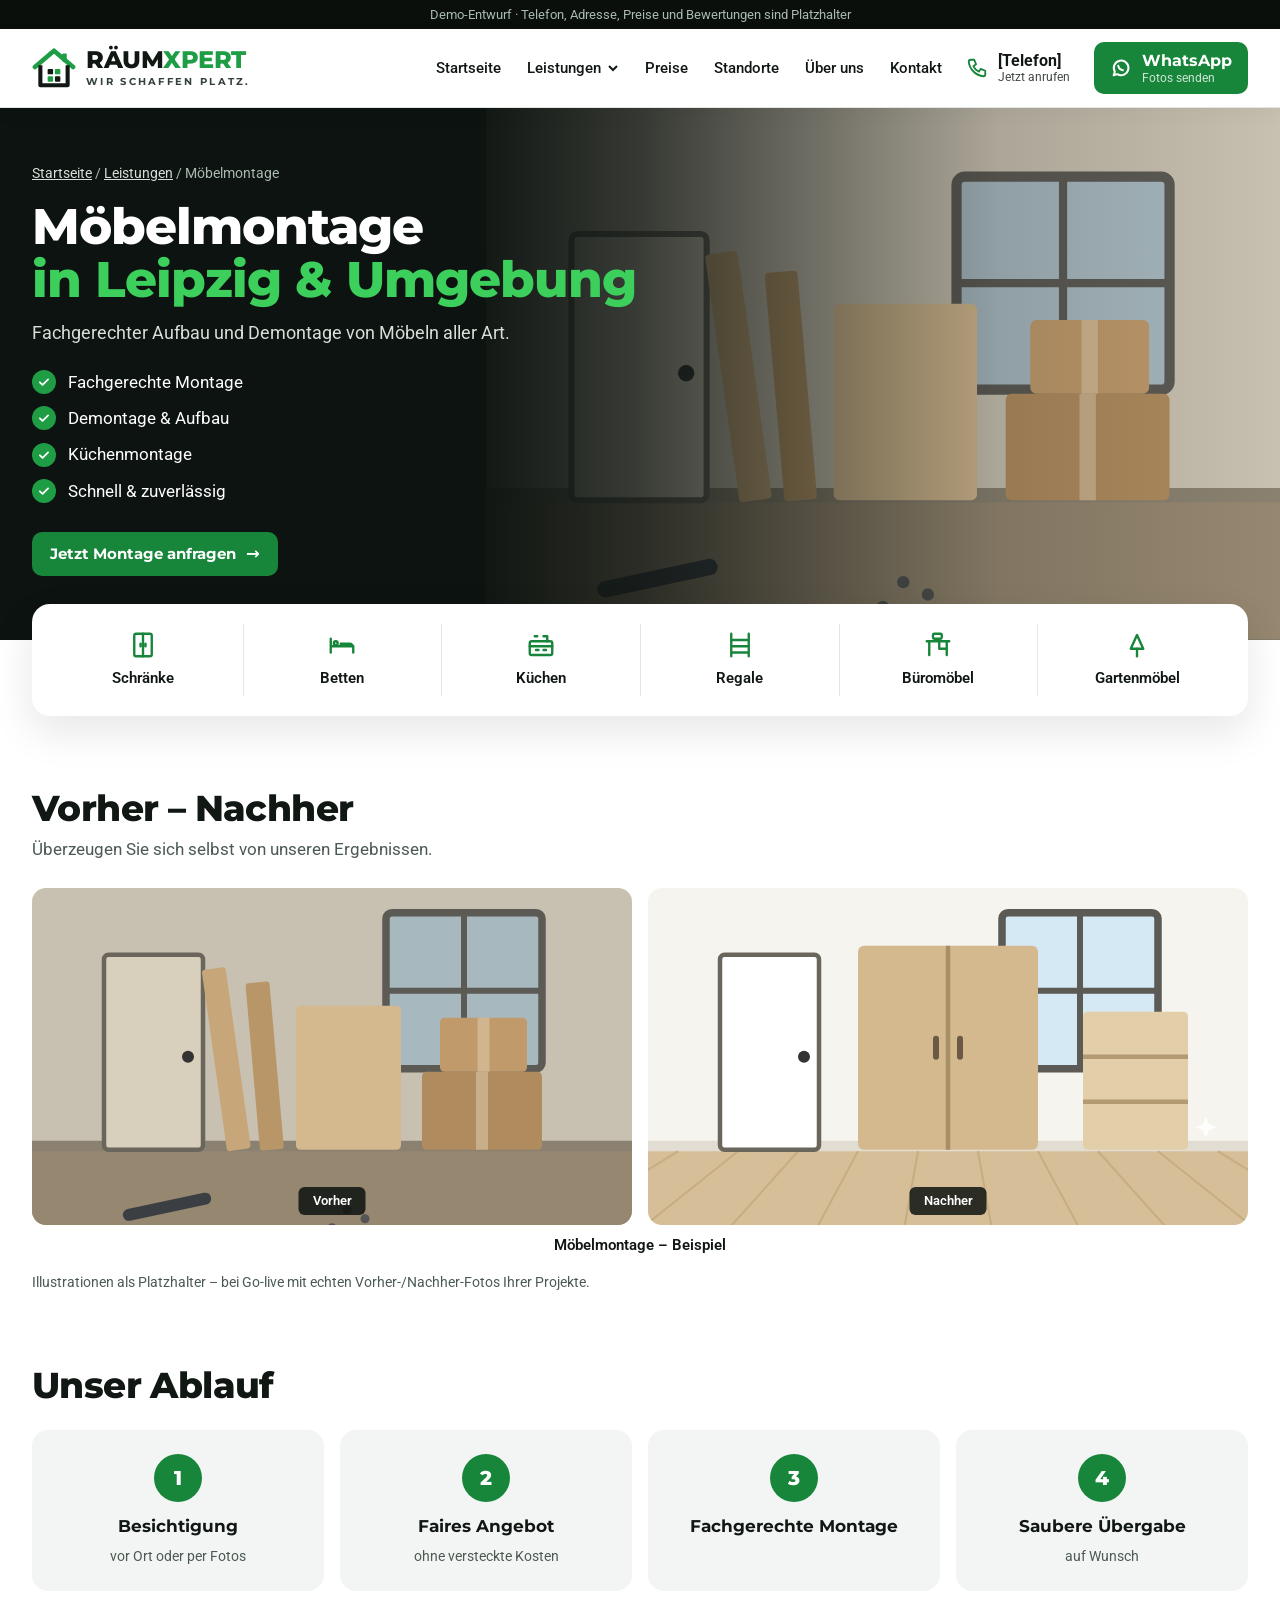
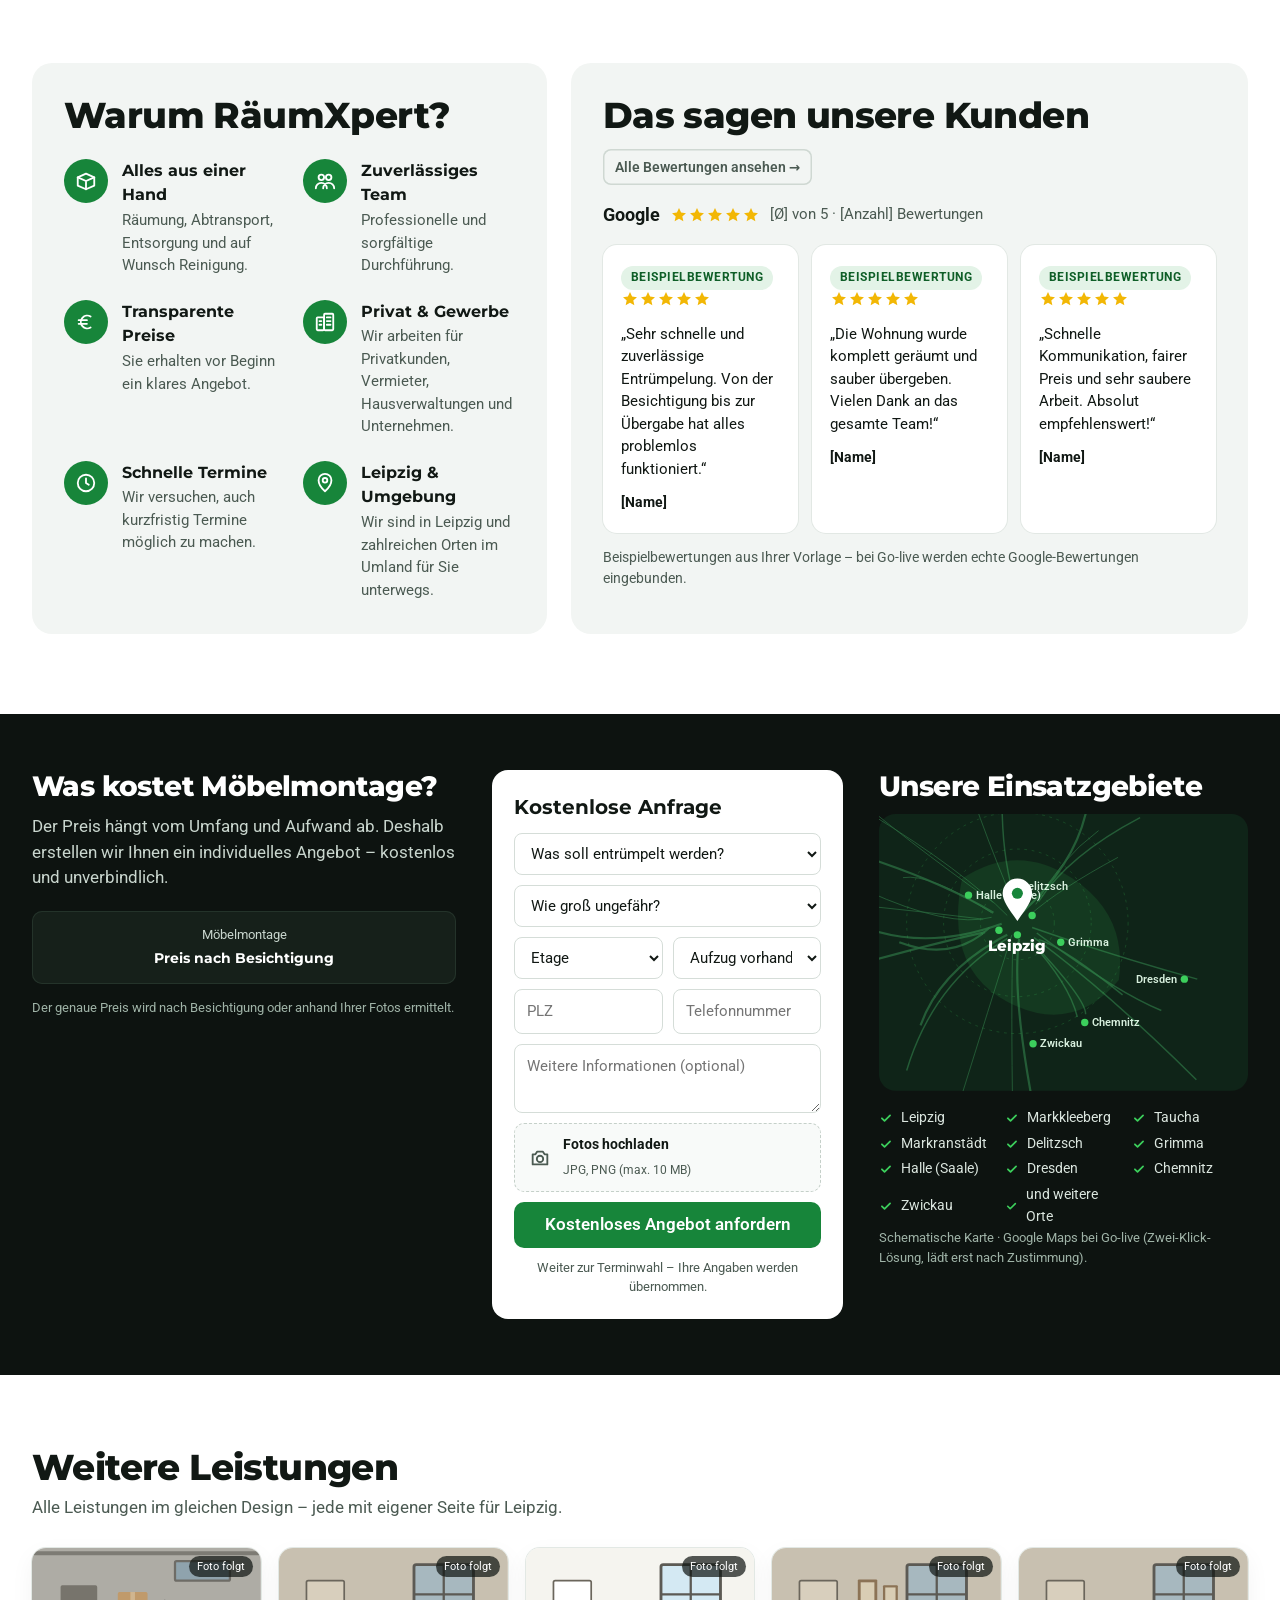
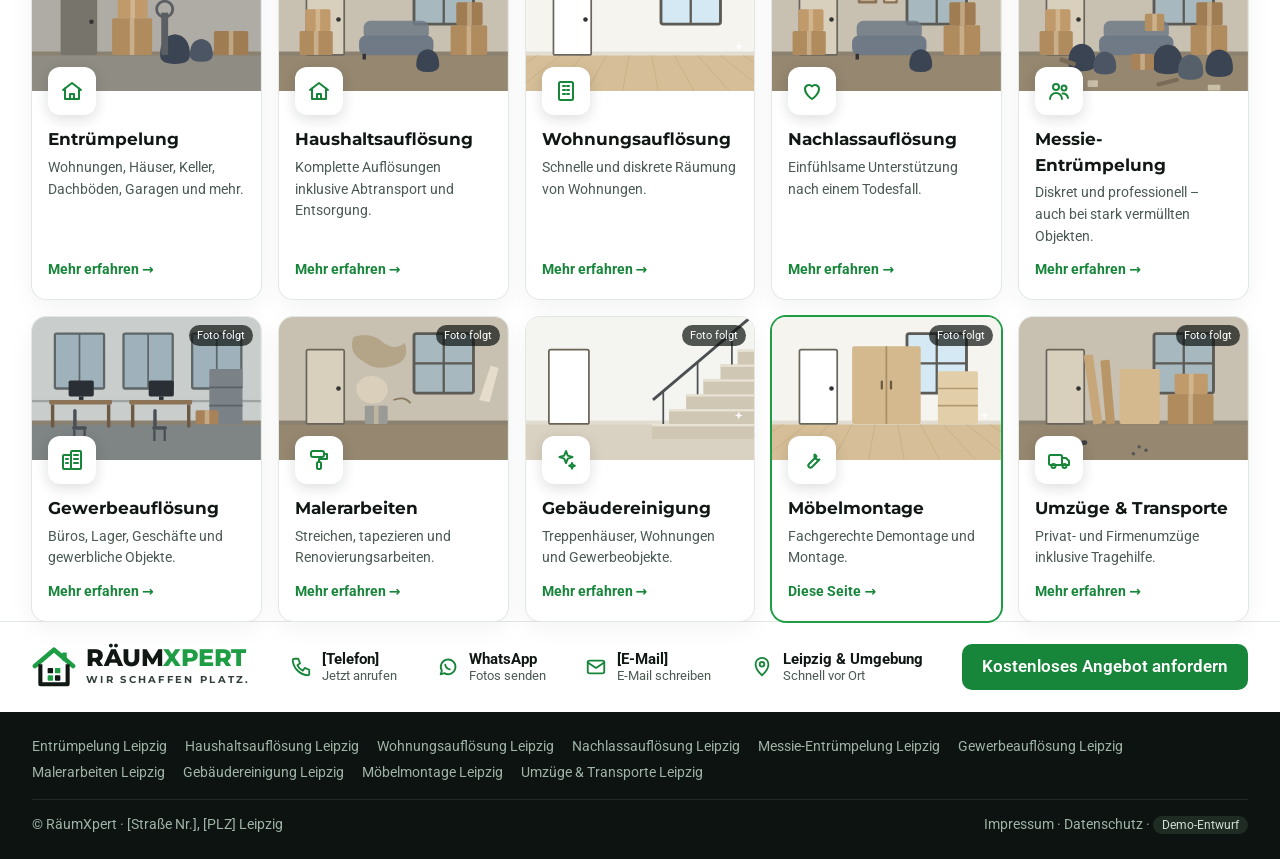
<file: moebelmontage-leipzig.html>
<!doctype html>
<html lang="de"><head><meta charset="utf-8"><meta name="viewport" content="width=device-width, initial-scale=1">
<title>Möbelmontage Leipzig &amp; Umgebung | RäumXpert</title><meta name="description" content="Möbelmontage in Leipzig und Umgebung: Fachgerechter Aufbau und Demontage von Möbeln aller Art. Kostenlose Anfrage per Formular, Telefon oder WhatsApp."><meta name="robots" content="noindex, nofollow">
<link rel="canonical" href="https://entruempelung-leipzig.vercel.app/moebelmontage-leipzig"><meta property="og:title" content="Möbelmontage Leipzig &amp; Umgebung | RäumXpert"><meta property="og:description" content="Möbelmontage in Leipzig und Umgebung: Fachgerechter Aufbau und Demontage von Möbeln aller Art. Kostenlose Anfrage per Formular, Telefon oder WhatsApp."><meta property="og:locale" content="de_DE"><meta property="og:type" content="website">
<meta name="theme-color" content="#0d1310"><link rel="icon" href="/favicon.svg" type="image/svg+xml">
<link rel="preload" href="/fonts/montserrat-600-800-latin.woff2" as="font" type="font/woff2" crossorigin><link rel="stylesheet" href="/styles.css">
<script type="application/ld+json">{"@context": "https://schema.org", "@graph": [{"@type": "Service", "serviceType": "Möbelmontage", "areaServed": "Leipzig und Umgebung", "provider": {"@type": "LocalBusiness", "name": "RäumXpert"}, "url": "https://entruempelung-leipzig.vercel.app/moebelmontage-leipzig"}, {"@type": "BreadcrumbList", "itemListElement": [{"@type": "ListItem", "position": 1, "name": "Startseite", "item": "https://entruempelung-leipzig.vercel.app/"}, {"@type": "ListItem", "position": 2, "name": "Möbelmontage", "item": "https://entruempelung-leipzig.vercel.app/moebelmontage-leipzig"}]}]}</script>
</head><body>
<div class="demobar">Demo-Entwurf · Telefon, Adresse, Preise und Bewertungen sind Platzhalter</div>
<header class="hdr"><div class="wrap nav"><a class="logo" href="/" aria-label="RäumXpert – Startseite"><svg width="44" height="40" viewBox="0 0 48 44" aria-hidden="true"><path d="M3 21L24 3l21 18" fill="none" stroke="#1f9d45" stroke-width="5" stroke-linecap="round" stroke-linejoin="round"/><rect x="33" y="6" width="5" height="9" rx="1" fill="#1f9d45"/><path d="M9 19v22h30V19" fill="none" stroke="#111814" stroke-width="4.5" stroke-linejoin="round"/><g><rect x="17" y="23" width="6" height="6" rx="1" fill="#111814"/><rect x="25" y="23" width="6" height="6" rx="1" fill="#1f9d45"/><rect x="17" y="31" width="6" height="6" rx="1" fill="#1f9d45"/><rect x="25" y="31" width="6" height="6" rx="1" fill="#111814"/></g></svg><span><b>RÄUM<em>XPERT</em></b><small>WIR SCHAFFEN PLATZ.</small></span></a>
<nav class="mainnav" aria-label="Hauptnavigation"><a href="/">Startseite</a>
<div class="dd"><button type="button" aria-haspopup="true">Leistungen <svg width="12" height="12" viewBox="0 0 12 12" aria-hidden="true"><path d="M2 4l4 4 4-4" stroke="currentColor" stroke-width="2" fill="none"/></svg></button><div class="ddm"><a href="/entruempelung-leipzig"><svg width="20" height="20" viewBox="0 0 24 24" fill="none" stroke="#17853a" stroke-width="2" stroke-linecap="round" stroke-linejoin="round" aria-hidden="true"><path d="M3 11l9-7 9 7"/><path d="M5 9.5V20h14V9.5"/><path d="M10 20v-5h4v5"/></svg><span>Entrümpelung</span></a><a href="/haushaltsaufloesung-leipzig"><svg width="20" height="20" viewBox="0 0 24 24" fill="none" stroke="#17853a" stroke-width="2" stroke-linecap="round" stroke-linejoin="round" aria-hidden="true"><path d="M3 11l9-7 9 7"/><path d="M5 9.5V20h14V9.5"/><path d="M10 20v-5h4v5"/></svg><span>Haushaltsauflösung</span></a><a href="/wohnungsaufloesung-leipzig"><svg width="20" height="20" viewBox="0 0 24 24" fill="none" stroke="#17853a" stroke-width="2" stroke-linecap="round" stroke-linejoin="round" aria-hidden="true"><rect x="5" y="3" width="14" height="18" rx="1.5"/><path d="M9 7h2M13 7h2M9 11h2M13 11h2M9 15h2M13 15h2"/></svg><span>Wohnungsauflösung</span></a><a href="/nachlassaufloesung-leipzig"><svg width="20" height="20" viewBox="0 0 24 24" fill="none" stroke="#17853a" stroke-width="2" stroke-linecap="round" stroke-linejoin="round" aria-hidden="true"><path d="M12 20s-7-4.4-7-10a4 4 0 0 1 7-2.6A4 4 0 0 1 19 10c0 5.6-7 10-7 10z"/></svg><span>Nachlassauflösung</span></a><a href="/messie-entruempelung-leipzig"><svg width="20" height="20" viewBox="0 0 24 24" fill="none" stroke="#17853a" stroke-width="2" stroke-linecap="round" stroke-linejoin="round" aria-hidden="true"><circle cx="9" cy="8" r="3"/><path d="M3 20a6 6 0 0 1 12 0"/><circle cx="17" cy="9" r="2.5"/><path d="M15.5 14.5A5 5 0 0 1 21 19"/></svg><span>Messie-Entrümpelung</span></a><a href="/gewerbeaufloesung-leipzig"><svg width="20" height="20" viewBox="0 0 24 24" fill="none" stroke="#17853a" stroke-width="2" stroke-linecap="round" stroke-linejoin="round" aria-hidden="true"><rect x="3" y="7" width="8" height="14" rx="1"/><rect x="11" y="3" width="10" height="18" rx="1"/><path d="M14 7h4M14 11h4M14 15h4M6 11h2M6 15h2"/></svg><span>Gewerbeauflösung</span></a><a href="/malerarbeiten-leipzig"><svg width="20" height="20" viewBox="0 0 24 24" fill="none" stroke="#17853a" stroke-width="2" stroke-linecap="round" stroke-linejoin="round" aria-hidden="true"><rect x="4" y="3" width="13" height="6" rx="2"/><path d="M17 6h3v5h-8v3"/><rect x="10" y="14" width="4" height="7" rx="1.5"/></svg><span>Malerarbeiten</span></a><a href="/gebaeudereinigung-leipzig"><svg width="20" height="20" viewBox="0 0 24 24" fill="none" stroke="#17853a" stroke-width="2" stroke-linecap="round" stroke-linejoin="round" aria-hidden="true"><path d="M12 3l1.8 4.6L18.5 9l-4.7 1.6L12 15l-1.8-4.4L5.5 9l4.7-1.4z"/><path d="M18 15l.8 2 2 .8-2 .8-.8 2-.8-2-2-.8 2-.8z"/></svg><span>Gebäudereinigung</span></a><a href="/moebelmontage-leipzig" aria-current=page><svg width="20" height="20" viewBox="0 0 24 24" fill="none" stroke="#17853a" stroke-width="2" stroke-linecap="round" stroke-linejoin="round" aria-hidden="true"><path d="M14.5 6.5a4 4 0 0 0 5 5L12 19a2.1 2.1 0 0 1-3-3l7.5-7.5a4 4 0 0 0-2-2z"/></svg><span>Möbelmontage</span></a><a href="/umzuege-transporte-leipzig"><svg width="20" height="20" viewBox="0 0 24 24" fill="none" stroke="#17853a" stroke-width="2" stroke-linecap="round" stroke-linejoin="round" aria-hidden="true"><rect x="2" y="7" width="13" height="10" rx="1.5"/><path d="M15 10h4l3 3v4h-7"/><circle cx="6.5" cy="18" r="2"/><circle cx="17.5" cy="18" r="2"/></svg><span>Umzüge &amp; Transporte</span></a></div></div>
<a href="/#preise">Preise</a><a href="/#einsatzgebiet">Standorte</a><a href="/#warum">Über uns</a><a href="/#kontakt">Kontakt</a></nav>
<a class="hphone" href="tel:"><svg width="22" height="22" viewBox="0 0 24 24" fill="none" stroke="#17853a" stroke-width="2" stroke-linecap="round" stroke-linejoin="round" aria-hidden="true"><path d="M5 3h4l2 5-3 2a12 12 0 0 0 6 6l2-3 5 2v4a2 2 0 0 1-2 2A18 18 0 0 1 3 5a2 2 0 0 1 2-2z"/></svg><span><b>[Telefon]</b><small>Jetzt anrufen</small></span></a>
<a class="btn wa hwa" href="https://wa.me/" aria-label="WhatsApp – Fotos senden"><svg width="22" height="22" viewBox="0 0 24 24" fill="none" stroke="#fff" stroke-width="2.2" stroke-linecap="round" stroke-linejoin="round" aria-hidden="true"><path d="M4 20l1.3-4A8 8 0 1 1 8 18.7z"/><path d="M9 9.5c.4 2.6 2.4 4.6 5 5"/></svg><span><b>WhatsApp</b><small>Fotos senden</small></span></a>
<details class="mnav"><summary aria-label="Menü"><span></span><span></span><span></span></summary><div class="mpanel"><a href="/">Startseite</a><p>Leistungen</p><a href="/entruempelung-leipzig">Entrümpelung</a><a href="/haushaltsaufloesung-leipzig">Haushaltsauflösung</a><a href="/wohnungsaufloesung-leipzig">Wohnungsauflösung</a><a href="/nachlassaufloesung-leipzig">Nachlassauflösung</a><a href="/messie-entruempelung-leipzig">Messie-Entrümpelung</a><a href="/gewerbeaufloesung-leipzig">Gewerbeauflösung</a><a href="/malerarbeiten-leipzig">Malerarbeiten</a><a href="/gebaeudereinigung-leipzig">Gebäudereinigung</a><a href="/moebelmontage-leipzig">Möbelmontage</a><a href="/umzuege-transporte-leipzig">Umzüge &amp; Transporte</a><a href="/#preise">Preise</a><a href="/#kontakt">Kontakt</a><a class="btn" href="/kostenlose-anfrage">Kostenlose Anfrage</a></div></details>
</div></header><main><section class="hero shero"><div class="sbg"><svg viewBox="0 0 400 260" preserveAspectRatio="xMidYMid slice" aria-hidden="true"><rect width="400" height="260" fill="#c8c0b0"/><polygon points="0,192 400,192 400,260 0,260" fill="#968770"/><rect y="186" width="400" height="7" fill="#8a8170"/><rect x="236" y="34" width="104" height="104" rx="4" fill="#a7b8bf" stroke="#5c5a54" stroke-width="5"/><path d="M288 34v104M236 86h104" stroke="#5c5a54" stroke-width="4"/><rect x="48" y="62" width="66" height="130" rx="3" fill="#d8cfbd" stroke="#6b665c" stroke-width="3"/><circle cx="104" cy="130" r="4" fill="#333"/><g><rect x="130" y="70" width="16" height="122" rx="2" fill="#c7a77a" transform="rotate(-8 138 192)"/><rect x="152" y="80" width="16" height="112" rx="2" fill="#b89668" transform="rotate(-5 160 192)"/><rect x="176" y="96" width="70" height="96" rx="3" fill="#d4b98f"/></g><rect x="260" y="140" width="80" height="52" rx="3" fill="#b08b5e"/><rect x="296.0" y="140" width="8" height="52" fill="#e2d2b4" opacity=".5"/><rect x="272" y="104" width="58" height="36" rx="3" fill="#c09a6b"/><rect x="297.0" y="104" width="8" height="36" fill="#e2d2b4" opacity=".5"/><g fill="#555"><circle cx="210" cy="232" r="3"/><circle cx="222" cy="238" r="3"/><circle cx="200" cy="244" r="3"/></g><rect x="60" y="226" width="60" height="8" rx="4" fill="#3b3f44" transform="rotate(-12 90 230)"/></svg></div><div class="wrap"><div class="htxt">
<nav class="crumb" aria-label="Brotkrumen"><a href="/">Startseite</a> / <a href="/#leistungen">Leistungen</a> / Möbelmontage</nav>
<h1>Möbel&shy;montage <span>in Leipzig &amp; Umgebung</span></h1><p class="lead">Fachgerechter Aufbau und Demontage von Möbeln aller Art.</p><ul class="chk"><li><i><svg width="14" height="14" viewBox="0 0 24 24" fill="none" stroke="#fff" stroke-width="3" stroke-linecap="round" stroke-linejoin="round" aria-hidden="true"><path d="M5 12.5l4.5 4.5L19 7.5"/></svg></i>Fachgerechte Montage</li><li><i><svg width="14" height="14" viewBox="0 0 24 24" fill="none" stroke="#fff" stroke-width="3" stroke-linecap="round" stroke-linejoin="round" aria-hidden="true"><path d="M5 12.5l4.5 4.5L19 7.5"/></svg></i>Demontage &amp; Aufbau</li><li><i><svg width="14" height="14" viewBox="0 0 24 24" fill="none" stroke="#fff" stroke-width="3" stroke-linecap="round" stroke-linejoin="round" aria-hidden="true"><path d="M5 12.5l4.5 4.5L19 7.5"/></svg></i>Küchenmontage</li><li><i><svg width="14" height="14" viewBox="0 0 24 24" fill="none" stroke="#fff" stroke-width="3" stroke-linecap="round" stroke-linejoin="round" aria-hidden="true"><path d="M5 12.5l4.5 4.5L19 7.5"/></svg></i>Schnell &amp; zuverlässig</li></ul>
<a class="btn big" href="/kostenlose-anfrage?leistung=moebelmontage"><b>Jetzt Montage anfragen</b> <span class="arr">→</span></a></div></div></section>
<div class="wrap"><ul class="objrow"><li><svg width="30" height="30" viewBox="0 0 24 24" fill="none" stroke="#17853a" stroke-width="1.9" stroke-linecap="round" stroke-linejoin="round" aria-hidden="true"><rect x="5" y="3" width="14" height="18" rx="1.5"/><path d="M12 3v18M10 11v2M14 11v2"/></svg><span>Schränke</span></li><li><svg width="30" height="30" viewBox="0 0 24 24" fill="none" stroke="#17853a" stroke-width="1.9" stroke-linecap="round" stroke-linejoin="round" aria-hidden="true"><path d="M3 18V7M3 13h18v5M21 18v-4a3 3 0 0 0-3-3h-7v2"/><circle cx="7" cy="10.5" r="1.5"/></svg><span>Betten</span></li><li><svg width="30" height="30" viewBox="0 0 24 24" fill="none" stroke="#17853a" stroke-width="1.9" stroke-linecap="round" stroke-linejoin="round" aria-hidden="true"><rect x="3" y="9" width="18" height="11" rx="1.5"/><path d="M3 13h18M8 16h2M14 16h2M7 5h2M14 5h3v4"/></svg><span>Küchen</span></li><li><svg width="30" height="30" viewBox="0 0 24 24" fill="none" stroke="#17853a" stroke-width="1.9" stroke-linecap="round" stroke-linejoin="round" aria-hidden="true"><path d="M5 3v18M19 3v18M5 8h14M5 13h14M5 18h14"/></svg><span>Regale</span></li><li><svg width="30" height="30" viewBox="0 0 24 24" fill="none" stroke="#17853a" stroke-width="1.9" stroke-linecap="round" stroke-linejoin="round" aria-hidden="true"><path d="M3 9h18M5 9v11M19 9v11M13 9v6h6"/><rect x="8" y="3" width="7" height="4" rx="1"/></svg><span>Büromöbel</span></li><li><svg width="30" height="30" viewBox="0 0 24 24" fill="none" stroke="#17853a" stroke-width="1.9" stroke-linecap="round" stroke-linejoin="round" aria-hidden="true"><path d="M12 21v-6"/><path d="M7 15h10l-5-11z"/></svg><span>Gartenmöbel</span></li></ul></div>
<section class="wrap sec" id="vorher-nachher"><h2>Vorher – Nachher</h2><p class="sub">Überzeugen Sie sich selbst von unseren Ergebnissen.</p><div class="pairs n1"><figure class="pair big"><div class="pp"><div><svg viewBox="0 0 400 260" preserveAspectRatio="xMidYMid slice" aria-hidden="true"><rect width="400" height="260" fill="#c8c0b0"/><polygon points="0,192 400,192 400,260 0,260" fill="#968770"/><rect y="186" width="400" height="7" fill="#8a8170"/><rect x="236" y="34" width="104" height="104" rx="4" fill="#a7b8bf" stroke="#5c5a54" stroke-width="5"/><path d="M288 34v104M236 86h104" stroke="#5c5a54" stroke-width="4"/><rect x="48" y="62" width="66" height="130" rx="3" fill="#d8cfbd" stroke="#6b665c" stroke-width="3"/><circle cx="104" cy="130" r="4" fill="#333"/><g><rect x="130" y="70" width="16" height="122" rx="2" fill="#c7a77a" transform="rotate(-8 138 192)"/><rect x="152" y="80" width="16" height="112" rx="2" fill="#b89668" transform="rotate(-5 160 192)"/><rect x="176" y="96" width="70" height="96" rx="3" fill="#d4b98f"/></g><rect x="260" y="140" width="80" height="52" rx="3" fill="#b08b5e"/><rect x="296.0" y="140" width="8" height="52" fill="#e2d2b4" opacity=".5"/><rect x="272" y="104" width="58" height="36" rx="3" fill="#c09a6b"/><rect x="297.0" y="104" width="8" height="36" fill="#e2d2b4" opacity=".5"/><g fill="#555"><circle cx="210" cy="232" r="3"/><circle cx="222" cy="238" r="3"/><circle cx="200" cy="244" r="3"/></g><rect x="60" y="226" width="60" height="8" rx="4" fill="#3b3f44" transform="rotate(-12 90 230)"/></svg><span>Vorher</span></div><div><svg viewBox="0 0 400 260" preserveAspectRatio="xMidYMid slice" aria-hidden="true"><rect width="400" height="260" fill="#f5f4ef"/><polygon points="0,192 400,192 400,260 0,260" fill="#d6bf98"/><rect y="186" width="400" height="7" fill="#e2ddd2"/><path d="M20 193 L-88.0 260" stroke="#c7ad82" stroke-width="1.4"/><path d="M60 193 L-24.0 260" stroke="#c7ad82" stroke-width="1.4"/><path d="M100 193 L40.0 260" stroke="#c7ad82" stroke-width="1.4"/><path d="M140 193 L104.0 260" stroke="#c7ad82" stroke-width="1.4"/><path d="M180 193 L168.0 260" stroke="#c7ad82" stroke-width="1.4"/><path d="M220 193 L232.0 260" stroke="#c7ad82" stroke-width="1.4"/><path d="M260 193 L296.0 260" stroke="#c7ad82" stroke-width="1.4"/><path d="M300 193 L360.0 260" stroke="#c7ad82" stroke-width="1.4"/><path d="M340 193 L424.0 260" stroke="#c7ad82" stroke-width="1.4"/><path d="M380 193 L488.0 260" stroke="#c7ad82" stroke-width="1.4"/><rect x="236" y="34" width="104" height="104" rx="4" fill="#d4e9f3" stroke="#5c5a54" stroke-width="5"/><path d="M288 34v104M236 86h104" stroke="#5c5a54" stroke-width="4"/><rect x="48" y="62" width="66" height="130" rx="3" fill="#ffffff" stroke="#6b665c" stroke-width="3"/><circle cx="104" cy="130" r="4" fill="#333"/><rect x="140" y="56" width="120" height="136" rx="4" fill="#d4b98f"/><path d="M200 56v136" stroke="#a88e66" stroke-width="3"/><rect x="190" y="116" width="4" height="16" rx="2" fill="#6b5a43"/><rect x="206" y="116" width="4" height="16" rx="2" fill="#6b5a43"/><rect x="290" y="100" width="70" height="92" rx="3" fill="#e2cfa9"/><path d="M290 130h70M290 160h70" stroke="#b39a72" stroke-width="3"/><g fill="#ffffff" opacity=".9"><path d="M84 92l3 8 8 3-8 3-3 8-3-8-8-3 8-3z"/><path d="M372 170l2 5 5 2-5 2-2 5-2-5-5-2 5-2z"/></g></svg><span>Nachher</span></div></div><figcaption>Möbelmontage – Beispiel</figcaption></figure></div><p class="note">Illustrationen als Platzhalter – bei Go-live mit echten Vorher-/Nachher-Fotos Ihrer Projekte.</p></section>
<section class="wrap sec"><h2>Unser Ablauf</h2><ol class="abl"><li><span class="n">1</span><b>Besichtigung</b><small>vor Ort oder per Fotos</small></li><li><span class="n">2</span><b>Faires Angebot</b><small>ohne versteckte Kosten</small></li><li><span class="n">3</span><b>Fachgerechte Montage</b><small></small></li><li><span class="n">4</span><b>Saubere Übergabe</b><small>auf Wunsch</small></li></ol></section>
<section class="wrap sec wr" id="warum"><div class="whybox"><h2>Warum RäumXpert?</h2><ul class="why"><li><span class="wico"><svg width="22" height="22" viewBox="0 0 24 24" fill="none" stroke="#fff" stroke-width="2" stroke-linecap="round" stroke-linejoin="round" aria-hidden="true"><path d="M3 8l9-4 9 4v9l-9 4-9-4z"/><path d="M3 8l9 4 9-4M12 12v9"/></svg></span><div><h3>Alles aus einer Hand</h3><p>Räumung, Abtransport, Entsorgung und auf Wunsch Reinigung.</p></div></li><li><span class="wico"><svg width="22" height="22" viewBox="0 0 24 24" fill="none" stroke="#fff" stroke-width="2" stroke-linecap="round" stroke-linejoin="round" aria-hidden="true"><circle cx="8" cy="8" r="3"/><circle cx="16" cy="8" r="3"/><path d="M2 20a6 6 0 0 1 12 0M10 20a6 6 0 0 1 12 0"/></svg></span><div><h3>Zuverlässiges Team</h3><p>Professionelle und sorgfältige Durchführung.</p></div></li><li><span class="wico"><svg width="22" height="22" viewBox="0 0 24 24" fill="none" stroke="#fff" stroke-width="2" stroke-linecap="round" stroke-linejoin="round" aria-hidden="true"><path d="M17 6a7 7 0 1 0 0 12"/><path d="M4 10h9M4 14h9"/></svg></span><div><h3>Transparente Preise</h3><p>Sie erhalten vor Beginn ein klares Angebot.</p></div></li><li><span class="wico"><svg width="22" height="22" viewBox="0 0 24 24" fill="none" stroke="#fff" stroke-width="2" stroke-linecap="round" stroke-linejoin="round" aria-hidden="true"><rect x="3" y="7" width="8" height="14" rx="1"/><rect x="11" y="3" width="10" height="18" rx="1"/><path d="M14 7h4M14 11h4M14 15h4M6 11h2M6 15h2"/></svg></span><div><h3>Privat &amp; Gewerbe</h3><p>Wir arbeiten für Privatkunden, Vermieter, Hausverwaltungen und Unternehmen.</p></div></li><li><span class="wico"><svg width="22" height="22" viewBox="0 0 24 24" fill="none" stroke="#fff" stroke-width="2" stroke-linecap="round" stroke-linejoin="round" aria-hidden="true"><circle cx="12" cy="12" r="9"/><path d="M12 7v5l3 2"/></svg></span><div><h3>Schnelle Termine</h3><p>Wir versuchen, auch kurzfristig Termine möglich zu machen.</p></div></li><li><span class="wico"><svg width="22" height="22" viewBox="0 0 24 24" fill="none" stroke="#fff" stroke-width="2" stroke-linecap="round" stroke-linejoin="round" aria-hidden="true"><path d="M12 21s-7-6-7-12a7 7 0 0 1 14 0c0 6-7 12-7 12z"/><circle cx="12" cy="9" r="2.5"/></svg></span><div><h3>Leipzig &amp; Umgebung</h3><p>Wir sind in Leipzig und zahlreichen Orten im Umland für Sie unterwegs.</p></div></li></ul></div>
<div class="revbox" id="bewertungen"><div class="rhead"><h2>Das sagen unsere Kunden</h2><span class="rbtn" aria-disabled="true">Alle Bewertungen ansehen →</span></div>
<div class="gscore"><b>Google</b><span class="stars"><svg width="18" height="18" viewBox="0 0 24 24" aria-hidden="true"><path d="M12 2.8l2.8 6 6.5.7-4.9 4.4 1.4 6.4L12 17l-5.8 3.3 1.4-6.4-4.9-4.4 6.5-.7z" fill="#f2b705"/></svg><svg width="18" height="18" viewBox="0 0 24 24" aria-hidden="true"><path d="M12 2.8l2.8 6 6.5.7-4.9 4.4 1.4 6.4L12 17l-5.8 3.3 1.4-6.4-4.9-4.4 6.5-.7z" fill="#f2b705"/></svg><svg width="18" height="18" viewBox="0 0 24 24" aria-hidden="true"><path d="M12 2.8l2.8 6 6.5.7-4.9 4.4 1.4 6.4L12 17l-5.8 3.3 1.4-6.4-4.9-4.4 6.5-.7z" fill="#f2b705"/></svg><svg width="18" height="18" viewBox="0 0 24 24" aria-hidden="true"><path d="M12 2.8l2.8 6 6.5.7-4.9 4.4 1.4 6.4L12 17l-5.8 3.3 1.4-6.4-4.9-4.4 6.5-.7z" fill="#f2b705"/></svg><svg width="18" height="18" viewBox="0 0 24 24" aria-hidden="true"><path d="M12 2.8l2.8 6 6.5.7-4.9 4.4 1.4 6.4L12 17l-5.8 3.3 1.4-6.4-4.9-4.4 6.5-.7z" fill="#f2b705"/></svg></span><span>[Ø] von 5 · [Anzahl] Bewertungen</span></div><div class="revs"><blockquote class="rev"><span class="bsp">Beispielbewertung</span><div class="stars"><svg width="18" height="18" viewBox="0 0 24 24" aria-hidden="true"><path d="M12 2.8l2.8 6 6.5.7-4.9 4.4 1.4 6.4L12 17l-5.8 3.3 1.4-6.4-4.9-4.4 6.5-.7z" fill="#f2b705"/></svg><svg width="18" height="18" viewBox="0 0 24 24" aria-hidden="true"><path d="M12 2.8l2.8 6 6.5.7-4.9 4.4 1.4 6.4L12 17l-5.8 3.3 1.4-6.4-4.9-4.4 6.5-.7z" fill="#f2b705"/></svg><svg width="18" height="18" viewBox="0 0 24 24" aria-hidden="true"><path d="M12 2.8l2.8 6 6.5.7-4.9 4.4 1.4 6.4L12 17l-5.8 3.3 1.4-6.4-4.9-4.4 6.5-.7z" fill="#f2b705"/></svg><svg width="18" height="18" viewBox="0 0 24 24" aria-hidden="true"><path d="M12 2.8l2.8 6 6.5.7-4.9 4.4 1.4 6.4L12 17l-5.8 3.3 1.4-6.4-4.9-4.4 6.5-.7z" fill="#f2b705"/></svg><svg width="18" height="18" viewBox="0 0 24 24" aria-hidden="true"><path d="M12 2.8l2.8 6 6.5.7-4.9 4.4 1.4 6.4L12 17l-5.8 3.3 1.4-6.4-4.9-4.4 6.5-.7z" fill="#f2b705"/></svg></div><p>„Sehr schnelle und zuverlässige Entrümpelung. Von der Besichtigung bis zur Übergabe hat alles problemlos funktioniert.“</p><cite>[Name]</cite></blockquote><blockquote class="rev"><span class="bsp">Beispielbewertung</span><div class="stars"><svg width="18" height="18" viewBox="0 0 24 24" aria-hidden="true"><path d="M12 2.8l2.8 6 6.5.7-4.9 4.4 1.4 6.4L12 17l-5.8 3.3 1.4-6.4-4.9-4.4 6.5-.7z" fill="#f2b705"/></svg><svg width="18" height="18" viewBox="0 0 24 24" aria-hidden="true"><path d="M12 2.8l2.8 6 6.5.7-4.9 4.4 1.4 6.4L12 17l-5.8 3.3 1.4-6.4-4.9-4.4 6.5-.7z" fill="#f2b705"/></svg><svg width="18" height="18" viewBox="0 0 24 24" aria-hidden="true"><path d="M12 2.8l2.8 6 6.5.7-4.9 4.4 1.4 6.4L12 17l-5.8 3.3 1.4-6.4-4.9-4.4 6.5-.7z" fill="#f2b705"/></svg><svg width="18" height="18" viewBox="0 0 24 24" aria-hidden="true"><path d="M12 2.8l2.8 6 6.5.7-4.9 4.4 1.4 6.4L12 17l-5.8 3.3 1.4-6.4-4.9-4.4 6.5-.7z" fill="#f2b705"/></svg><svg width="18" height="18" viewBox="0 0 24 24" aria-hidden="true"><path d="M12 2.8l2.8 6 6.5.7-4.9 4.4 1.4 6.4L12 17l-5.8 3.3 1.4-6.4-4.9-4.4 6.5-.7z" fill="#f2b705"/></svg></div><p>„Die Wohnung wurde komplett geräumt und sauber übergeben. Vielen Dank an das gesamte Team!“</p><cite>[Name]</cite></blockquote><blockquote class="rev"><span class="bsp">Beispielbewertung</span><div class="stars"><svg width="18" height="18" viewBox="0 0 24 24" aria-hidden="true"><path d="M12 2.8l2.8 6 6.5.7-4.9 4.4 1.4 6.4L12 17l-5.8 3.3 1.4-6.4-4.9-4.4 6.5-.7z" fill="#f2b705"/></svg><svg width="18" height="18" viewBox="0 0 24 24" aria-hidden="true"><path d="M12 2.8l2.8 6 6.5.7-4.9 4.4 1.4 6.4L12 17l-5.8 3.3 1.4-6.4-4.9-4.4 6.5-.7z" fill="#f2b705"/></svg><svg width="18" height="18" viewBox="0 0 24 24" aria-hidden="true"><path d="M12 2.8l2.8 6 6.5.7-4.9 4.4 1.4 6.4L12 17l-5.8 3.3 1.4-6.4-4.9-4.4 6.5-.7z" fill="#f2b705"/></svg><svg width="18" height="18" viewBox="0 0 24 24" aria-hidden="true"><path d="M12 2.8l2.8 6 6.5.7-4.9 4.4 1.4 6.4L12 17l-5.8 3.3 1.4-6.4-4.9-4.4 6.5-.7z" fill="#f2b705"/></svg><svg width="18" height="18" viewBox="0 0 24 24" aria-hidden="true"><path d="M12 2.8l2.8 6 6.5.7-4.9 4.4 1.4 6.4L12 17l-5.8 3.3 1.4-6.4-4.9-4.4 6.5-.7z" fill="#f2b705"/></svg></div><p>„Schnelle Kommunikation, fairer Preis und sehr saubere Arbeit. Absolut empfehlenswert!“</p><cite>[Name]</cite></blockquote></div>
<p class="note">Beispielbewertungen aus Ihrer Vorlage – bei Go-live werden echte Google-Bewertungen eingebunden.</p></div></section><section class="cband" id="kontakt"><div class="wrap cgrid"><div id="preise"><h2>Was kostet  Möbelmontage?</h2><p>Der Preis hängt vom Umfang und Aufwand ab. Deshalb erstellen wir Ihnen ein individuelles Angebot – kostenlos und unverbindlich.</p><div class="ptiles one"><div class="pt"><span>Möbelmontage</span><b>Preis nach Besichtigung</b></div></div><p class="small">Der genaue Preis wird nach Besichtigung oder anhand Ihrer Fotos ermittelt.</p></div><form class="qform" id="qform" data-leistung="Möbelmontage" novalidate><h3>Kostenlose Anfrage</h3>
<label class="sr" for="q1">Was soll entrümpelt werden?</label><select id="q1" name="objekt"><option value="">Was soll entrümpelt werden?</option><option>Keller</option><option>Dachboden</option><option>Garage</option><option>1-Zimmer-Wohnung</option><option>2-Zimmer-Wohnung</option><option>3-Zimmer-Wohnung</option><option>Haus</option><option>Gewerbeobjekt</option><option>Sonstiges</option></select>
<label class="sr" for="q2">Wie groß ungefähr?</label><select id="q2" name="umfang"><option value="">Wie groß ungefähr?</option><option>bis 20 m²</option><option>20–50 m²</option><option>50–80 m²</option><option>80–120 m²</option><option>über 120 m²</option></select>
<div class="r2"><select id="q3" name="etage" aria-label="Etage"><option value="">Etage</option><option>Erdgeschoss</option><option>1. OG</option><option>2. OG</option><option>3. OG</option><option>4. OG oder höher</option><option>Keller</option></select><select id="q4" name="aufzug" aria-label="Aufzug vorhanden?"><option value="">Aufzug vorhanden?</option><option>Ja</option><option>Nein</option></select></div>
<div class="r2"><input id="q5" name="plz" placeholder="PLZ" inputmode="numeric" aria-label="PLZ"><input id="q6" name="tel" placeholder="Telefonnummer" type="tel" aria-label="Telefonnummer"></div>
<textarea id="q7" name="info" rows="2" placeholder="Weitere Informationen (optional)" aria-label="Weitere Informationen"></textarea>
<label class="up"><svg width="22" height="22" viewBox="0 0 24 24" fill="none" stroke="#4b5a52" stroke-width="2" stroke-linecap="round" stroke-linejoin="round" aria-hidden="true"><path d="M4 8h3l2-3h6l2 3h3v11H4z"/><circle cx="12" cy="13" r="3.5"/></svg><span><b>Fotos hochladen</b><small>JPG, PNG (max. 10 MB)</small></span><input type="file" accept="image/*" multiple></label>
<button class="btn" type="submit">Kostenloses Angebot anfordern</button><p class="fnote">Weiter zur Terminwahl – Ihre Angaben werden übernommen.</p></form><div id="einsatzgebiet"><h2>Unsere Einsatzgebiete</h2><div class="mapw"><div class="map"><svg viewBox="0 0 400 300" role="img" aria-label="Schematische Karte: Leipzig und Umgebung"><rect width="400" height="300" rx="18" fill="#0f2418"/><path d="M144 131 Q119 211 89 307" stroke="#2a6b3f" stroke-width="1" fill="none" opacity=".8"/><path d="M164 109 Q196 81 259 47" stroke="#2a6b3f" stroke-width="1" fill="none" opacity=".8"/><path d="M156 106 Q218 49 227 -16" stroke="#2a6b3f" stroke-width="2.4" fill="none" opacity=".8"/><path d="M166 123 Q251 153 345 179" stroke="#2a6b3f" stroke-width="1.6" fill="none" opacity=".8"/><path d="M122 107 Q55 64 26 69" stroke="#2a6b3f" stroke-width="1" fill="none" opacity=".8"/><path d="M124 107 Q67 73 -23 44" stroke="#2a6b3f" stroke-width="2.4" fill="none" opacity=".8"/><path d="M139 131 Q67 168 45 229" stroke="#2a6b3f" stroke-width="2.4" fill="none" opacity=".8"/><path d="M173 95 Q205 45 283 4" stroke="#2a6b3f" stroke-width="1.6" fill="none" opacity=".8"/><path d="M164 138 Q206 184 215 220" stroke="#2a6b3f" stroke-width="1.6" fill="none" opacity=".8"/><path d="M139 135 Q59 182 30 278" stroke="#2a6b3f" stroke-width="1.6" fill="none" opacity=".8"/><path d="M120 123 Q80 161 22 139" stroke="#2a6b3f" stroke-width="2.4" fill="none" opacity=".8"/><path d="M145 139 Q143 213 145 327" stroke="#2a6b3f" stroke-width="1" fill="none" opacity=".8"/><path d="M133 119 Q56 147 -10 125" stroke="#2a6b3f" stroke-width="2.4" fill="none" opacity=".8"/><path d="M171 129 Q257 193 306 213" stroke="#2a6b3f" stroke-width="1.6" fill="none" opacity=".8"/><path d="M139 80 Q94 -30 81 -89" stroke="#2a6b3f" stroke-width="1" fill="none" opacity=".8"/><path d="M152 135 Q144 190 165 305" stroke="#2a6b3f" stroke-width="2.4" fill="none" opacity=".8"/><path d="M122 112 Q76 124 -14 83" stroke="#2a6b3f" stroke-width="1" fill="none" opacity=".8"/><path d="M115 128 Q12 151 -98 186" stroke="#2a6b3f" stroke-width="2.4" fill="none" opacity=".8"/><path d="M173 136 Q201 145 264 196" stroke="#2a6b3f" stroke-width="1.6" fill="none" opacity=".8"/><path d="M139 110 Q92 62 -9 0" stroke="#2a6b3f" stroke-width="1" fill="none" opacity=".8"/><path d="M170 98 Q195 50 238 18" stroke="#2a6b3f" stroke-width="1" fill="none" opacity=".8"/><path d="M168 134 Q245 190 344 288" stroke="#2a6b3f" stroke-width="1.6" fill="none" opacity=".8"/><path d="M148 94 Q125 25 138 -98" stroke="#2a6b3f" stroke-width="1.6" fill="none" opacity=".8"/><path d="M166 139 Q224 200 224 217" stroke="#2a6b3f" stroke-width="1.6" fill="none" opacity=".8"/><path d="M113 114 Q49 106 -20 99" stroke="#2a6b3f" stroke-width="1" fill="none" opacity=".8"/><path d="M124 96 Q27 27 -38 -29" stroke="#2a6b3f" stroke-width="1" fill="none" opacity=".8"/><circle cx="150" cy="118" r="40" fill="none" stroke="#3ccf5c" stroke-opacity=".22" stroke-dasharray="3 5"/><circle cx="150" cy="118" r="80" fill="none" stroke="#3ccf5c" stroke-opacity=".22" stroke-dasharray="3 5"/><circle cx="150" cy="118" r="120" fill="none" stroke="#3ccf5c" stroke-opacity=".22" stroke-dasharray="3 5"/><path d="M90 70q60-40 120 0t50 110q-50 60-120 24t-50-134z" fill="#3ccf5c" opacity=".12"/><circle cx="150" cy="131" r="4" fill="#3ccf5c"/><circle cx="166" cy="110" r="4" fill="#3ccf5c"/><circle cx="130" cy="126" r="4" fill="#3ccf5c"/><circle cx="146" cy="78" r="4" fill="#3ccf5c"/><text x="154" y="82" text-anchor="start" font-size="12" font-weight="600" fill="#d7efdd" font-family="Roboto,sans-serif">Delitzsch</text><circle cx="197" cy="139" r="4" fill="#3ccf5c"/><text x="205" y="143" text-anchor="start" font-size="12" font-weight="600" fill="#d7efdd" font-family="Roboto,sans-serif">Grimma</text><circle cx="97" cy="88" r="4" fill="#3ccf5c"/><text x="105" y="92" text-anchor="start" font-size="12" font-weight="600" fill="#d7efdd" font-family="Roboto,sans-serif">Halle (Saale)</text><circle cx="331" cy="179" r="4" fill="#3ccf5c"/><text x="323" y="183" text-anchor="end" font-size="12" font-weight="600" fill="#d7efdd" font-family="Roboto,sans-serif">Dresden</text><circle cx="223" cy="226" r="4" fill="#3ccf5c"/><text x="231" y="230" text-anchor="start" font-size="12" font-weight="600" fill="#d7efdd" font-family="Roboto,sans-serif">Chemnitz</text><circle cx="167" cy="249" r="4" fill="#3ccf5c"/><text x="175" y="253" text-anchor="start" font-size="12" font-weight="600" fill="#d7efdd" font-family="Roboto,sans-serif">Zwickau</text><g transform="translate(150 118)"><path d="M0 0c-10-14-16-22-16-30a16 16 0 0 1 32 0c0 8-6 16-16 30z" fill="#fff" transform="translate(0 -2)"/><circle cy="-32" r="6" fill="#17853a"/><text x="0" y="30" text-anchor="middle" font-size="16" font-weight="800" fill="#fff" font-family="Montserrat,sans-serif">Leipzig</text></g></svg></div><ul class="towns"><li><svg width="14" height="14" viewBox="0 0 24 24" fill="none" stroke="#3ccf5c" stroke-width="3" stroke-linecap="round" stroke-linejoin="round" aria-hidden="true"><path d="M5 12.5l4.5 4.5L19 7.5"/></svg>Leipzig</li><li><svg width="14" height="14" viewBox="0 0 24 24" fill="none" stroke="#3ccf5c" stroke-width="3" stroke-linecap="round" stroke-linejoin="round" aria-hidden="true"><path d="M5 12.5l4.5 4.5L19 7.5"/></svg>Markkleeberg</li><li><svg width="14" height="14" viewBox="0 0 24 24" fill="none" stroke="#3ccf5c" stroke-width="3" stroke-linecap="round" stroke-linejoin="round" aria-hidden="true"><path d="M5 12.5l4.5 4.5L19 7.5"/></svg>Taucha</li><li><svg width="14" height="14" viewBox="0 0 24 24" fill="none" stroke="#3ccf5c" stroke-width="3" stroke-linecap="round" stroke-linejoin="round" aria-hidden="true"><path d="M5 12.5l4.5 4.5L19 7.5"/></svg>Markranstädt</li><li><svg width="14" height="14" viewBox="0 0 24 24" fill="none" stroke="#3ccf5c" stroke-width="3" stroke-linecap="round" stroke-linejoin="round" aria-hidden="true"><path d="M5 12.5l4.5 4.5L19 7.5"/></svg>Delitzsch</li><li><svg width="14" height="14" viewBox="0 0 24 24" fill="none" stroke="#3ccf5c" stroke-width="3" stroke-linecap="round" stroke-linejoin="round" aria-hidden="true"><path d="M5 12.5l4.5 4.5L19 7.5"/></svg>Grimma</li><li><svg width="14" height="14" viewBox="0 0 24 24" fill="none" stroke="#3ccf5c" stroke-width="3" stroke-linecap="round" stroke-linejoin="round" aria-hidden="true"><path d="M5 12.5l4.5 4.5L19 7.5"/></svg>Halle (Saale)</li><li><svg width="14" height="14" viewBox="0 0 24 24" fill="none" stroke="#3ccf5c" stroke-width="3" stroke-linecap="round" stroke-linejoin="round" aria-hidden="true"><path d="M5 12.5l4.5 4.5L19 7.5"/></svg>Dresden</li><li><svg width="14" height="14" viewBox="0 0 24 24" fill="none" stroke="#3ccf5c" stroke-width="3" stroke-linecap="round" stroke-linejoin="round" aria-hidden="true"><path d="M5 12.5l4.5 4.5L19 7.5"/></svg>Chemnitz</li><li><svg width="14" height="14" viewBox="0 0 24 24" fill="none" stroke="#3ccf5c" stroke-width="3" stroke-linecap="round" stroke-linejoin="round" aria-hidden="true"><path d="M5 12.5l4.5 4.5L19 7.5"/></svg>Zwickau</li><li><svg width="14" height="14" viewBox="0 0 24 24" fill="none" stroke="#3ccf5c" stroke-width="3" stroke-linecap="round" stroke-linejoin="round" aria-hidden="true"><path d="M5 12.5l4.5 4.5L19 7.5"/></svg>und weitere Orte</li></ul></div><p class="small">Schematische Karte · Google Maps bei Go-live (Zwei-Klick-Lösung, lädt erst nach Zustimmung).</p></div></div></section><section class="wrap sec" id="leistungen"><h2>Weitere Leistungen</h2><p class="sub">Alle Leistungen im gleichen Design – jede mit eigener Seite für Leipzig.</p><div class="sgrid"><a class="stile" href="/entruempelung-leipzig"><div class="ph"><svg viewBox="0 0 400 260" preserveAspectRatio="xMidYMid slice" aria-hidden="true"><rect width="400" height="260" fill="#aeaca5"/><polygon points="0,192 400,192 400,260 0,260" fill="#8f8c84"/><rect y="186" width="400" height="7" fill="#8a8170"/><rect x="250" y="28" width="96" height="34" rx="3" fill="#8fa3ad" stroke="#6e6c66" stroke-width="4"/><path d="M0 14h400" stroke="#7d7b74" stroke-width="7"/><rect x="50" y="70" width="64" height="122" rx="3" fill="#77746c"/><circle cx="104" cy="134" r="4" fill="#333"/><rect x="140" y="128" width="70" height="64" rx="3" fill="#b08b5e"/><rect x="171.0" y="128" width="8" height="64" fill="#e2d2b4" opacity=".5"/><rect x="150" y="82" width="52" height="46" rx="3" fill="#c09a6b"/><rect x="172.0" y="82" width="8" height="46" fill="#e2d2b4" opacity=".5"/><path d="M224 192 q0 -33.800000000000004 26 -36.4 q26 2.6 26 36.4 q0 15.6 -26 15.6 q-26 0 -26 -15.6z" fill="#3a4452"/><path d="M276 192 q0 -26.0 20 -28.0 q20 2.0 20 28.0 q0 12.0 -20 12.0 q-20 0 -20 -12.0z" fill="#4b5563"/><rect x="318" y="150" width="60" height="42" rx="3" fill="#a07c52"/><rect x="344.0" y="150" width="8" height="42" fill="#e2d2b4" opacity=".5"/><rect x="226" y="118" width="12" height="74" fill="#5b5f63"/><circle cx="232" cy="112" r="14" fill="none" stroke="#5b5f63" stroke-width="5"/></svg><span class="phtag">Foto folgt</span></div><span class="sico"><svg width="24" height="24" viewBox="0 0 24 24" fill="none" stroke="#17853a" stroke-width="2" stroke-linecap="round" stroke-linejoin="round" aria-hidden="true"><path d="M3 11l9-7 9 7"/><path d="M5 9.5V20h14V9.5"/><path d="M10 20v-5h4v5"/></svg></span><h3>Entrümpelung</h3><p>Wohnungen, Häuser, Keller, Dachböden, Garagen und mehr.</p><span class="more">Mehr erfahren <span class="arr">→</span></span></a><a class="stile" href="/haushaltsaufloesung-leipzig"><div class="ph"><svg viewBox="0 0 400 260" preserveAspectRatio="xMidYMid slice" aria-hidden="true"><rect width="400" height="260" fill="#c8c0b0"/><polygon points="0,192 400,192 400,260 0,260" fill="#968770"/><rect y="186" width="400" height="7" fill="#8a8170"/><rect x="236" y="34" width="104" height="104" rx="4" fill="#a7b8bf" stroke="#5c5a54" stroke-width="5"/><path d="M288 34v104M236 86h104" stroke="#5c5a54" stroke-width="4"/><rect x="48" y="62" width="66" height="130" rx="3" fill="#d8cfbd" stroke="#6b665c" stroke-width="3"/><circle cx="104" cy="130" r="4" fill="#333"/><rect x="140" y="158" width="130" height="34" rx="12" fill="#6f7a86"/><rect x="148" y="132" width="114" height="34" rx="12" fill="#6f7a86" opacity=".85"/><rect x="146" y="190" width="6" height="10" fill="#333"/><rect x="258" y="190" width="6" height="10" fill="#333"/><rect x="36" y="150" width="58" height="42" rx="3" fill="#b08b5e"/><rect x="61.0" y="150" width="8" height="42" fill="#e2d2b4" opacity=".5"/><rect x="46" y="112" width="44" height="38" rx="3" fill="#c09a6b"/><rect x="64.0" y="112" width="8" height="38" fill="#e2d2b4" opacity=".5"/><rect x="300" y="140" width="64" height="52" rx="3" fill="#b08b5e"/><rect x="328.0" y="140" width="8" height="52" fill="#e2d2b4" opacity=".5"/><rect x="310" y="100" width="46" height="40" rx="3" fill="#a07c52"/><rect x="329.0" y="100" width="8" height="40" fill="#e2d2b4" opacity=".5"/><path d="M240 210 q0 -26.0 20 -28.0 q20 2.0 20 28.0 q0 12.0 -20 12.0 q-20 0 -20 -12.0z" fill="#3a4452"/></svg><span class="phtag">Foto folgt</span></div><span class="sico"><svg width="24" height="24" viewBox="0 0 24 24" fill="none" stroke="#17853a" stroke-width="2" stroke-linecap="round" stroke-linejoin="round" aria-hidden="true"><path d="M3 11l9-7 9 7"/><path d="M5 9.5V20h14V9.5"/><path d="M10 20v-5h4v5"/></svg></span><h3>Haushalts&shy;auflösung</h3><p>Komplette Auflösungen inklusive Abtransport und Entsorgung.</p><span class="more">Mehr erfahren <span class="arr">→</span></span></a><a class="stile" href="/wohnungsaufloesung-leipzig"><div class="ph"><svg viewBox="0 0 400 260" preserveAspectRatio="xMidYMid slice" aria-hidden="true"><rect width="400" height="260" fill="#f5f4ef"/><polygon points="0,192 400,192 400,260 0,260" fill="#d6bf98"/><rect y="186" width="400" height="7" fill="#e2ddd2"/><path d="M20 193 L-88.0 260" stroke="#c7ad82" stroke-width="1.4"/><path d="M60 193 L-24.0 260" stroke="#c7ad82" stroke-width="1.4"/><path d="M100 193 L40.0 260" stroke="#c7ad82" stroke-width="1.4"/><path d="M140 193 L104.0 260" stroke="#c7ad82" stroke-width="1.4"/><path d="M180 193 L168.0 260" stroke="#c7ad82" stroke-width="1.4"/><path d="M220 193 L232.0 260" stroke="#c7ad82" stroke-width="1.4"/><path d="M260 193 L296.0 260" stroke="#c7ad82" stroke-width="1.4"/><path d="M300 193 L360.0 260" stroke="#c7ad82" stroke-width="1.4"/><path d="M340 193 L424.0 260" stroke="#c7ad82" stroke-width="1.4"/><path d="M380 193 L488.0 260" stroke="#c7ad82" stroke-width="1.4"/><rect x="236" y="34" width="104" height="104" rx="4" fill="#d4e9f3" stroke="#5c5a54" stroke-width="5"/><path d="M288 34v104M236 86h104" stroke="#5c5a54" stroke-width="4"/><rect x="48" y="62" width="66" height="130" rx="3" fill="#ffffff" stroke="#6b665c" stroke-width="3"/><circle cx="104" cy="130" r="4" fill="#333"/><g fill="#ffffff" opacity=".9"><path d="M84 92l3 8 8 3-8 3-3 8-3-8-8-3 8-3z"/><path d="M372 170l2 5 5 2-5 2-2 5-2-5-5-2 5-2z"/></g></svg><span class="phtag">Foto folgt</span></div><span class="sico"><svg width="24" height="24" viewBox="0 0 24 24" fill="none" stroke="#17853a" stroke-width="2" stroke-linecap="round" stroke-linejoin="round" aria-hidden="true"><rect x="5" y="3" width="14" height="18" rx="1.5"/><path d="M9 7h2M13 7h2M9 11h2M13 11h2M9 15h2M13 15h2"/></svg></span><h3>Wohnungs&shy;auflösung</h3><p>Schnelle und diskrete Räumung von Wohnungen.</p><span class="more">Mehr erfahren <span class="arr">→</span></span></a><a class="stile" href="/nachlassaufloesung-leipzig"><div class="ph"><svg viewBox="0 0 400 260" preserveAspectRatio="xMidYMid slice" aria-hidden="true"><rect width="400" height="260" fill="#c8c0b0"/><polygon points="0,192 400,192 400,260 0,260" fill="#968770"/><rect y="186" width="400" height="7" fill="#8a8170"/><rect x="236" y="34" width="104" height="104" rx="4" fill="#a7b8bf" stroke="#5c5a54" stroke-width="5"/><path d="M288 34v104M236 86h104" stroke="#5c5a54" stroke-width="4"/><rect x="48" y="62" width="66" height="130" rx="3" fill="#d8cfbd" stroke="#6b665c" stroke-width="3"/><circle cx="104" cy="130" r="4" fill="#333"/><rect x="140" y="158" width="130" height="34" rx="12" fill="#6f7a86"/><rect x="148" y="132" width="114" height="34" rx="12" fill="#6f7a86" opacity=".85"/><rect x="146" y="190" width="6" height="10" fill="#333"/><rect x="258" y="190" width="6" height="10" fill="#333"/><rect x="36" y="150" width="58" height="42" rx="3" fill="#b08b5e"/><rect x="61.0" y="150" width="8" height="42" fill="#e2d2b4" opacity=".5"/><rect x="46" y="112" width="44" height="38" rx="3" fill="#c09a6b"/><rect x="64.0" y="112" width="8" height="38" fill="#e2d2b4" opacity=".5"/><rect x="300" y="140" width="64" height="52" rx="3" fill="#b08b5e"/><rect x="328.0" y="140" width="8" height="52" fill="#e2d2b4" opacity=".5"/><rect x="310" y="100" width="46" height="40" rx="3" fill="#a07c52"/><rect x="329.0" y="100" width="8" height="40" fill="#e2d2b4" opacity=".5"/><rect x="150" y="60" width="34" height="42" rx="2" fill="#8c7356"/><rect x="155" y="65" width="24" height="32" fill="#d9cdb4"/><rect x="194" y="70" width="26" height="32" rx="2" fill="#8c7356"/><rect x="198" y="74" width="18" height="24" fill="#d9cdb4"/><path d="M240 210 q0 -26.0 20 -28.0 q20 2.0 20 28.0 q0 12.0 -20 12.0 q-20 0 -20 -12.0z" fill="#3a4452"/></svg><span class="phtag">Foto folgt</span></div><span class="sico"><svg width="24" height="24" viewBox="0 0 24 24" fill="none" stroke="#17853a" stroke-width="2" stroke-linecap="round" stroke-linejoin="round" aria-hidden="true"><path d="M12 20s-7-4.4-7-10a4 4 0 0 1 7-2.6A4 4 0 0 1 19 10c0 5.6-7 10-7 10z"/></svg></span><h3>Nachlass&shy;auflösung</h3><p>Einfühlsame Unterstützung nach einem Todesfall.</p><span class="more">Mehr erfahren <span class="arr">→</span></span></a><a class="stile" href="/messie-entruempelung-leipzig"><div class="ph"><svg viewBox="0 0 400 260" preserveAspectRatio="xMidYMid slice" aria-hidden="true"><rect width="400" height="260" fill="#c8c0b0"/><polygon points="0,192 400,192 400,260 0,260" fill="#968770"/><rect y="186" width="400" height="7" fill="#8a8170"/><rect x="236" y="34" width="104" height="104" rx="4" fill="#a7b8bf" stroke="#5c5a54" stroke-width="5"/><path d="M288 34v104M236 86h104" stroke="#5c5a54" stroke-width="4"/><rect x="48" y="62" width="66" height="130" rx="3" fill="#d8cfbd" stroke="#6b665c" stroke-width="3"/><circle cx="104" cy="130" r="4" fill="#333"/><rect x="140" y="158" width="130" height="34" rx="12" fill="#6f7a86"/><rect x="148" y="132" width="114" height="34" rx="12" fill="#6f7a86" opacity=".85"/><rect x="146" y="190" width="6" height="10" fill="#333"/><rect x="258" y="190" width="6" height="10" fill="#333"/><rect x="36" y="150" width="58" height="42" rx="3" fill="#b08b5e"/><rect x="61.0" y="150" width="8" height="42" fill="#e2d2b4" opacity=".5"/><rect x="46" y="112" width="44" height="38" rx="3" fill="#c09a6b"/><rect x="64.0" y="112" width="8" height="38" fill="#e2d2b4" opacity=".5"/><rect x="300" y="140" width="64" height="52" rx="3" fill="#b08b5e"/><rect x="328.0" y="140" width="8" height="52" fill="#e2d2b4" opacity=".5"/><rect x="310" y="100" width="46" height="40" rx="3" fill="#a07c52"/><rect x="329.0" y="100" width="8" height="40" fill="#e2d2b4" opacity=".5"/><path d="M86 206 q0 -31.200000000000003 24 -33.599999999999994 q24 2.4000000000000004 24 33.599999999999994 q0 14.399999999999999 -24 14.399999999999999 q-24 0 -24 -14.399999999999999z" fill="#3a4452"/><path d="M130 214 q0 -26.0 20 -28.0 q20 2.0 20 28.0 q0 12.0 -20 12.0 q-20 0 -20 -12.0z" fill="#4b5563"/><path d="M234 210 q0 -33.800000000000004 26 -36.4 q26 2.6 26 36.4 q0 15.6 -26 15.6 q-26 0 -26 -15.6z" fill="#3a4452"/><path d="M278 222 q0 -28.6 22 -30.799999999999997 q22 2.2 22 30.799999999999997 q0 13.2 -22 13.2 q-22 0 -22 -13.2z" fill="#56606b"/><path d="M326 216 q0 -31.200000000000003 24 -33.599999999999994 q24 2.4000000000000004 24 33.599999999999994 q0 14.399999999999999 -24 14.399999999999999 q-24 0 -24 -14.399999999999999z" fill="#3a4452"/><rect x="196" y="190" width="40" height="28" rx="3" fill="#a8835a"/><rect x="212.0" y="190" width="8" height="28" fill="#e2d2b4" opacity=".5"/><rect x="220" y="120" width="34" height="30" rx="3" fill="#b48f62"/><rect x="233.0" y="120" width="8" height="30" fill="#e2d2b4" opacity=".5"/><g fill="#7a6a58"><rect x="70" y="200" width="30" height="8" rx="3" transform="rotate(20 85 204)"/><rect x="240" y="236" width="40" height="7" rx="3" transform="rotate(-14 260 240)"/></g><g fill="#c9bfa8"><rect x="120" y="236" width="18" height="12" rx="2"/><rect x="330" y="244" width="22" height="10" rx="2"/></g></svg><span class="phtag">Foto folgt</span></div><span class="sico"><svg width="24" height="24" viewBox="0 0 24 24" fill="none" stroke="#17853a" stroke-width="2" stroke-linecap="round" stroke-linejoin="round" aria-hidden="true"><circle cx="9" cy="8" r="3"/><path d="M3 20a6 6 0 0 1 12 0"/><circle cx="17" cy="9" r="2.5"/><path d="M15.5 14.5A5 5 0 0 1 21 19"/></svg></span><h3>Messie-Entrümpelung</h3><p>Diskret und professionell – auch bei stark vermüllten Objekten.</p><span class="more">Mehr erfahren <span class="arr">→</span></span></a><a class="stile" href="/gewerbeaufloesung-leipzig"><div class="ph"><svg viewBox="0 0 400 260" preserveAspectRatio="xMidYMid slice" aria-hidden="true"><rect width="400" height="260" fill="#c9cdcb"/><polygon points="0,192 400,192 400,260 0,260" fill="#7e8584"/><rect y="186" width="400" height="7" fill="#8a8170"/><rect x="40" y="34" width="86" height="96" rx="3" fill="#9fb2bb" stroke="#5f6668" stroke-width="4"/><path d="M83 34v96" stroke="#5f6668" stroke-width="3"/><rect x="160" y="34" width="86" height="96" rx="3" fill="#9fb2bb" stroke="#5f6668" stroke-width="4"/><path d="M203 34v96" stroke="#5f6668" stroke-width="3"/><rect x="280" y="34" width="86" height="96" rx="3" fill="#9fb2bb" stroke="#5f6668" stroke-width="4"/><path d="M323 34v96" stroke="#5f6668" stroke-width="3"/><rect y="150" width="400" height="4" fill="#9da3a1"/><rect x="30" y="150" width="110" height="8" rx="2" fill="#8c7356"/><path d="M36 158v40M134 158v40" stroke="#6d5a43" stroke-width="6"/><rect x="64" y="116" width="44" height="28" rx="3" fill="#2a2f35"/><rect x="82" y="144" width="8" height="6" fill="#2a2f35"/><rect x="170" y="150" width="110" height="8" rx="2" fill="#8c7356"/><path d="M176 158v40M274 158v40" stroke="#6d5a43" stroke-width="6"/><rect x="204" y="116" width="44" height="28" rx="3" fill="#2a2f35"/><rect x="222" y="144" width="8" height="6" fill="#2a2f35"/><rect x="70" y="196" width="26" height="6" rx="3" fill="#4a4f55"/><rect x="72" y="166" width="6" height="34" rx="3" fill="#4a4f55"/><path d="M74 202v20M92 202v20" stroke="#4a4f55" stroke-width="4"/><rect x="210" y="196" width="26" height="6" rx="3" fill="#4a4f55"/><rect x="212" y="166" width="6" height="34" rx="3" fill="#4a4f55"/><path d="M214 202v20M232 202v20" stroke="#4a4f55" stroke-width="4"/><rect x="310" y="96" width="58" height="96" rx="3" fill="#7b8287"/><path d="M310 128h58M310 160h58" stroke="#5c6266" stroke-width="3"/><rect x="286" y="168" width="40" height="24" rx="3" fill="#a8835a"/><rect x="302.0" y="168" width="8" height="24" fill="#e2d2b4" opacity=".5"/></svg><span class="phtag">Foto folgt</span></div><span class="sico"><svg width="24" height="24" viewBox="0 0 24 24" fill="none" stroke="#17853a" stroke-width="2" stroke-linecap="round" stroke-linejoin="round" aria-hidden="true"><rect x="3" y="7" width="8" height="14" rx="1"/><rect x="11" y="3" width="10" height="18" rx="1"/><path d="M14 7h4M14 11h4M14 15h4M6 11h2M6 15h2"/></svg></span><h3>Gewerbe&shy;auflösung</h3><p>Büros, Lager, Geschäfte und gewerbliche Objekte.</p><span class="more">Mehr erfahren <span class="arr">→</span></span></a><a class="stile" href="/malerarbeiten-leipzig"><div class="ph"><svg viewBox="0 0 400 260" preserveAspectRatio="xMidYMid slice" aria-hidden="true"><rect width="400" height="260" fill="#c8c0b0"/><polygon points="0,192 400,192 400,260 0,260" fill="#968770"/><rect y="186" width="400" height="7" fill="#8a8170"/><rect x="236" y="34" width="104" height="104" rx="4" fill="#a7b8bf" stroke="#5c5a54" stroke-width="5"/><path d="M288 34v104M236 86h104" stroke="#5c5a54" stroke-width="4"/><rect x="48" y="62" width="66" height="130" rx="3" fill="#d8cfbd" stroke="#6b665c" stroke-width="3"/><circle cx="104" cy="130" r="4" fill="#333"/><path d="M130 40q30-10 50 8t40 2q10 30-20 40t-50-6q-30-14-20-44z" fill="#b4a588"/><path d="M150 110q24-6 36 10t-8 34q-30 8-40-12t12-32z" fill="#d9cfbb"/><path d="M350 150l20-60 14 4-16 60z" fill="#e6dccb"/><path d="M200 150q20-8 30 6" stroke="#8a7a5f" stroke-width="3" fill="none"/><rect x="150" y="160" width="40" height="32" rx="3" fill="#9a9a96"/><rect x="166.0" y="160" width="8" height="32" fill="#e2d2b4" opacity=".5"/></svg><span class="phtag">Foto folgt</span></div><span class="sico"><svg width="24" height="24" viewBox="0 0 24 24" fill="none" stroke="#17853a" stroke-width="2" stroke-linecap="round" stroke-linejoin="round" aria-hidden="true"><rect x="4" y="3" width="13" height="6" rx="2"/><path d="M17 6h3v5h-8v3"/><rect x="10" y="14" width="4" height="7" rx="1.5"/></svg></span><h3>Malerarbeiten</h3><p>Streichen, tapezieren und Renovierungsarbeiten.</p><span class="more">Mehr erfahren <span class="arr">→</span></span></a><a class="stile" href="/gebaeudereinigung-leipzig"><div class="ph"><svg viewBox="0 0 400 260" preserveAspectRatio="xMidYMid slice" aria-hidden="true"><rect width="400" height="260" fill="#f4f4f0"/><polygon points="0,192 400,192 400,260 0,260" fill="#d9d2c2"/><rect y="186" width="400" height="7" fill="#e2ddd2"/><rect x="220" y="192" width="180" height="26" fill="#cfc6b3"/><rect x="220" y="192" width="180" height="4" fill="#e9e3d6"/><rect x="250" y="166" width="150" height="26" fill="#cfc6b3"/><rect x="250" y="166" width="150" height="4" fill="#e9e3d6"/><rect x="280" y="140" width="120" height="26" fill="#cfc6b3"/><rect x="280" y="140" width="120" height="4" fill="#e9e3d6"/><rect x="310" y="114" width="90" height="26" fill="#cfc6b3"/><rect x="310" y="114" width="90" height="4" fill="#e9e3d6"/><rect x="340" y="88" width="60" height="26" fill="#cfc6b3"/><rect x="340" y="88" width="60" height="4" fill="#e9e3d6"/><rect x="370" y="62" width="30" height="26" fill="#cfc6b3"/><rect x="370" y="62" width="30" height="4" fill="#e9e3d6"/><path d="M222 150 L392 6" stroke="#4b4f52" stroke-width="5"/><path d="M240 192v-56M300 140v-56M360 88v-56" stroke="#4b4f52" stroke-width="3"/><rect x="40" y="62" width="70" height="130" rx="3" fill="#ffffff" stroke="#6a6255" stroke-width="3"/><g fill="#ffffff" opacity=".9"><path d="M84 92l3 8 8 3-8 3-3 8-3-8-8-3 8-3z"/><path d="M372 170l2 5 5 2-5 2-2 5-2-5-5-2 5-2z"/></g></svg><span class="phtag">Foto folgt</span></div><span class="sico"><svg width="24" height="24" viewBox="0 0 24 24" fill="none" stroke="#17853a" stroke-width="2" stroke-linecap="round" stroke-linejoin="round" aria-hidden="true"><path d="M12 3l1.8 4.6L18.5 9l-4.7 1.6L12 15l-1.8-4.4L5.5 9l4.7-1.4z"/><path d="M18 15l.8 2 2 .8-2 .8-.8 2-.8-2-2-.8 2-.8z"/></svg></span><h3>Gebäude&shy;reinigung</h3><p>Treppenhäuser, Wohnungen und Gewerbeobjekte.</p><span class="more">Mehr erfahren <span class="arr">→</span></span></a><a class="stile cur" href="/moebelmontage-leipzig"><div class="ph"><svg viewBox="0 0 400 260" preserveAspectRatio="xMidYMid slice" aria-hidden="true"><rect width="400" height="260" fill="#f5f4ef"/><polygon points="0,192 400,192 400,260 0,260" fill="#d6bf98"/><rect y="186" width="400" height="7" fill="#e2ddd2"/><path d="M20 193 L-88.0 260" stroke="#c7ad82" stroke-width="1.4"/><path d="M60 193 L-24.0 260" stroke="#c7ad82" stroke-width="1.4"/><path d="M100 193 L40.0 260" stroke="#c7ad82" stroke-width="1.4"/><path d="M140 193 L104.0 260" stroke="#c7ad82" stroke-width="1.4"/><path d="M180 193 L168.0 260" stroke="#c7ad82" stroke-width="1.4"/><path d="M220 193 L232.0 260" stroke="#c7ad82" stroke-width="1.4"/><path d="M260 193 L296.0 260" stroke="#c7ad82" stroke-width="1.4"/><path d="M300 193 L360.0 260" stroke="#c7ad82" stroke-width="1.4"/><path d="M340 193 L424.0 260" stroke="#c7ad82" stroke-width="1.4"/><path d="M380 193 L488.0 260" stroke="#c7ad82" stroke-width="1.4"/><rect x="236" y="34" width="104" height="104" rx="4" fill="#d4e9f3" stroke="#5c5a54" stroke-width="5"/><path d="M288 34v104M236 86h104" stroke="#5c5a54" stroke-width="4"/><rect x="48" y="62" width="66" height="130" rx="3" fill="#ffffff" stroke="#6b665c" stroke-width="3"/><circle cx="104" cy="130" r="4" fill="#333"/><rect x="140" y="56" width="120" height="136" rx="4" fill="#d4b98f"/><path d="M200 56v136" stroke="#a88e66" stroke-width="3"/><rect x="190" y="116" width="4" height="16" rx="2" fill="#6b5a43"/><rect x="206" y="116" width="4" height="16" rx="2" fill="#6b5a43"/><rect x="290" y="100" width="70" height="92" rx="3" fill="#e2cfa9"/><path d="M290 130h70M290 160h70" stroke="#b39a72" stroke-width="3"/><g fill="#ffffff" opacity=".9"><path d="M84 92l3 8 8 3-8 3-3 8-3-8-8-3 8-3z"/><path d="M372 170l2 5 5 2-5 2-2 5-2-5-5-2 5-2z"/></g></svg><span class="phtag">Foto folgt</span></div><span class="sico"><svg width="24" height="24" viewBox="0 0 24 24" fill="none" stroke="#17853a" stroke-width="2" stroke-linecap="round" stroke-linejoin="round" aria-hidden="true"><path d="M14.5 6.5a4 4 0 0 0 5 5L12 19a2.1 2.1 0 0 1-3-3l7.5-7.5a4 4 0 0 0-2-2z"/></svg></span><h3>Möbel&shy;montage</h3><p>Fachgerechte Demontage und Montage.</p><span class="more">Diese Seite <span class="arr">→</span></span></a><a class="stile" href="/umzuege-transporte-leipzig"><div class="ph"><svg viewBox="0 0 400 260" preserveAspectRatio="xMidYMid slice" aria-hidden="true"><rect width="400" height="260" fill="#c8c0b0"/><polygon points="0,192 400,192 400,260 0,260" fill="#968770"/><rect y="186" width="400" height="7" fill="#8a8170"/><rect x="236" y="34" width="104" height="104" rx="4" fill="#a7b8bf" stroke="#5c5a54" stroke-width="5"/><path d="M288 34v104M236 86h104" stroke="#5c5a54" stroke-width="4"/><rect x="48" y="62" width="66" height="130" rx="3" fill="#d8cfbd" stroke="#6b665c" stroke-width="3"/><circle cx="104" cy="130" r="4" fill="#333"/><g><rect x="130" y="70" width="16" height="122" rx="2" fill="#c7a77a" transform="rotate(-8 138 192)"/><rect x="152" y="80" width="16" height="112" rx="2" fill="#b89668" transform="rotate(-5 160 192)"/><rect x="176" y="96" width="70" height="96" rx="3" fill="#d4b98f"/></g><rect x="260" y="140" width="80" height="52" rx="3" fill="#b08b5e"/><rect x="296.0" y="140" width="8" height="52" fill="#e2d2b4" opacity=".5"/><rect x="272" y="104" width="58" height="36" rx="3" fill="#c09a6b"/><rect x="297.0" y="104" width="8" height="36" fill="#e2d2b4" opacity=".5"/><g fill="#555"><circle cx="210" cy="232" r="3"/><circle cx="222" cy="238" r="3"/><circle cx="200" cy="244" r="3"/></g><rect x="60" y="226" width="60" height="8" rx="4" fill="#3b3f44" transform="rotate(-12 90 230)"/></svg><span class="phtag">Foto folgt</span></div><span class="sico"><svg width="24" height="24" viewBox="0 0 24 24" fill="none" stroke="#17853a" stroke-width="2" stroke-linecap="round" stroke-linejoin="round" aria-hidden="true"><rect x="2" y="7" width="13" height="10" rx="1.5"/><path d="M15 10h4l3 3v4h-7"/><circle cx="6.5" cy="18" r="2"/><circle cx="17.5" cy="18" r="2"/></svg></span><h3>Umzüge &amp; Transporte</h3><p>Privat- und Firmenumzüge inklusive Tragehilfe.</p><span class="more">Mehr erfahren <span class="arr">→</span></span></a></div></section></main>
<footer><div class="fbar"><div class="wrap fgrid"><a class="logo" href="/" aria-label="RäumXpert – Startseite"><svg width="44" height="40" viewBox="0 0 48 44" aria-hidden="true"><path d="M3 21L24 3l21 18" fill="none" stroke="#1f9d45" stroke-width="5" stroke-linecap="round" stroke-linejoin="round"/><rect x="33" y="6" width="5" height="9" rx="1" fill="#1f9d45"/><path d="M9 19v22h30V19" fill="none" stroke="#111814" stroke-width="4.5" stroke-linejoin="round"/><g><rect x="17" y="23" width="6" height="6" rx="1" fill="#111814"/><rect x="25" y="23" width="6" height="6" rx="1" fill="#1f9d45"/><rect x="17" y="31" width="6" height="6" rx="1" fill="#1f9d45"/><rect x="25" y="31" width="6" height="6" rx="1" fill="#111814"/></g></svg><span><b>RÄUM<em>XPERT</em></b><small>WIR SCHAFFEN PLATZ.</small></span></a>
<a href="tel:"><svg width="22" height="22" viewBox="0 0 24 24" fill="none" stroke="#17853a" stroke-width="2" stroke-linecap="round" stroke-linejoin="round" aria-hidden="true"><path d="M5 3h4l2 5-3 2a12 12 0 0 0 6 6l2-3 5 2v4a2 2 0 0 1-2 2A18 18 0 0 1 3 5a2 2 0 0 1 2-2z"/></svg><span><b>[Telefon]</b><small>Jetzt anrufen</small></span></a>
<a href="https://wa.me/"><svg width="22" height="22" viewBox="0 0 24 24" fill="none" stroke="#17853a" stroke-width="2" stroke-linecap="round" stroke-linejoin="round" aria-hidden="true"><path d="M4 20l1.3-4A8 8 0 1 1 8 18.7z"/><path d="M9 9.5c.4 2.6 2.4 4.6 5 5"/></svg><span><b>WhatsApp</b><small>Fotos senden</small></span></a>
<a href="mailto:"><svg width="22" height="22" viewBox="0 0 24 24" fill="none" stroke="#17853a" stroke-width="2" stroke-linecap="round" stroke-linejoin="round" aria-hidden="true"><rect x="3" y="5" width="18" height="14" rx="2"/><path d="M3 7l9 6 9-6"/></svg><span><b>[E-Mail]</b><small>E-Mail schreiben</small></span></a>
<span class="fi"><svg width="22" height="22" viewBox="0 0 24 24" fill="none" stroke="#17853a" stroke-width="2" stroke-linecap="round" stroke-linejoin="round" aria-hidden="true"><path d="M12 21s-7-6-7-12a7 7 0 0 1 14 0c0 6-7 12-7 12z"/><circle cx="12" cy="9" r="2.5"/></svg><span><b>Leipzig &amp; Umgebung</b><small>Schnell vor Ort</small></span></span>
<a class="btn" href="/kostenlose-anfrage">Kostenloses Angebot anfordern</a></div></div>
<div class="flegal"><div class="wrap"><nav class="fsv" aria-label="Leistungen"><a href="/entruempelung-leipzig">Entrümpelung Leipzig</a><a href="/haushaltsaufloesung-leipzig">Haushaltsauflösung Leipzig</a><a href="/wohnungsaufloesung-leipzig">Wohnungsauflösung Leipzig</a><a href="/nachlassaufloesung-leipzig">Nachlassauflösung Leipzig</a><a href="/messie-entruempelung-leipzig">Messie-Entrümpelung Leipzig</a><a href="/gewerbeaufloesung-leipzig">Gewerbeauflösung Leipzig</a><a href="/malerarbeiten-leipzig">Malerarbeiten Leipzig</a><a href="/gebaeudereinigung-leipzig">Gebäudereinigung Leipzig</a><a href="/moebelmontage-leipzig">Möbelmontage Leipzig</a><a href="/umzuege-transporte-leipzig">Umzüge &amp; Transporte Leipzig</a></nav><div class="frow"><span>© RäumXpert · [Straße Nr.], [PLZ] Leipzig</span><span><a href="/impressum">Impressum</a> · <a href="/datenschutz">Datenschutz</a> · <span class="dp">Demo-Entwurf</span></span></div></div></div></footer>
<div class="mbar"><a class="mb-tel" href="tel:"><svg width="22" height="22" viewBox="0 0 24 24" fill="none" stroke="#17853a" stroke-width="2" stroke-linecap="round" stroke-linejoin="round" aria-hidden="true"><path d="M5 3h4l2 5-3 2a12 12 0 0 0 6 6l2-3 5 2v4a2 2 0 0 1-2 2A18 18 0 0 1 3 5a2 2 0 0 1 2-2z"/></svg><span><b>[Telefon]</b><small>Jetzt anrufen</small></span></a><a class="mb-wa" href="https://wa.me/"><svg width="22" height="22" viewBox="0 0 24 24" fill="none" stroke="#fff" stroke-width="2.2" stroke-linecap="round" stroke-linejoin="round" aria-hidden="true"><path d="M4 20l1.3-4A8 8 0 1 1 8 18.7z"/><path d="M9 9.5c.4 2.6 2.4 4.6 5 5"/></svg><span><b>WhatsApp</b><small>Fotos senden</small></span></a></div>
<script src="/site.js" defer></script></body></html>
</file>
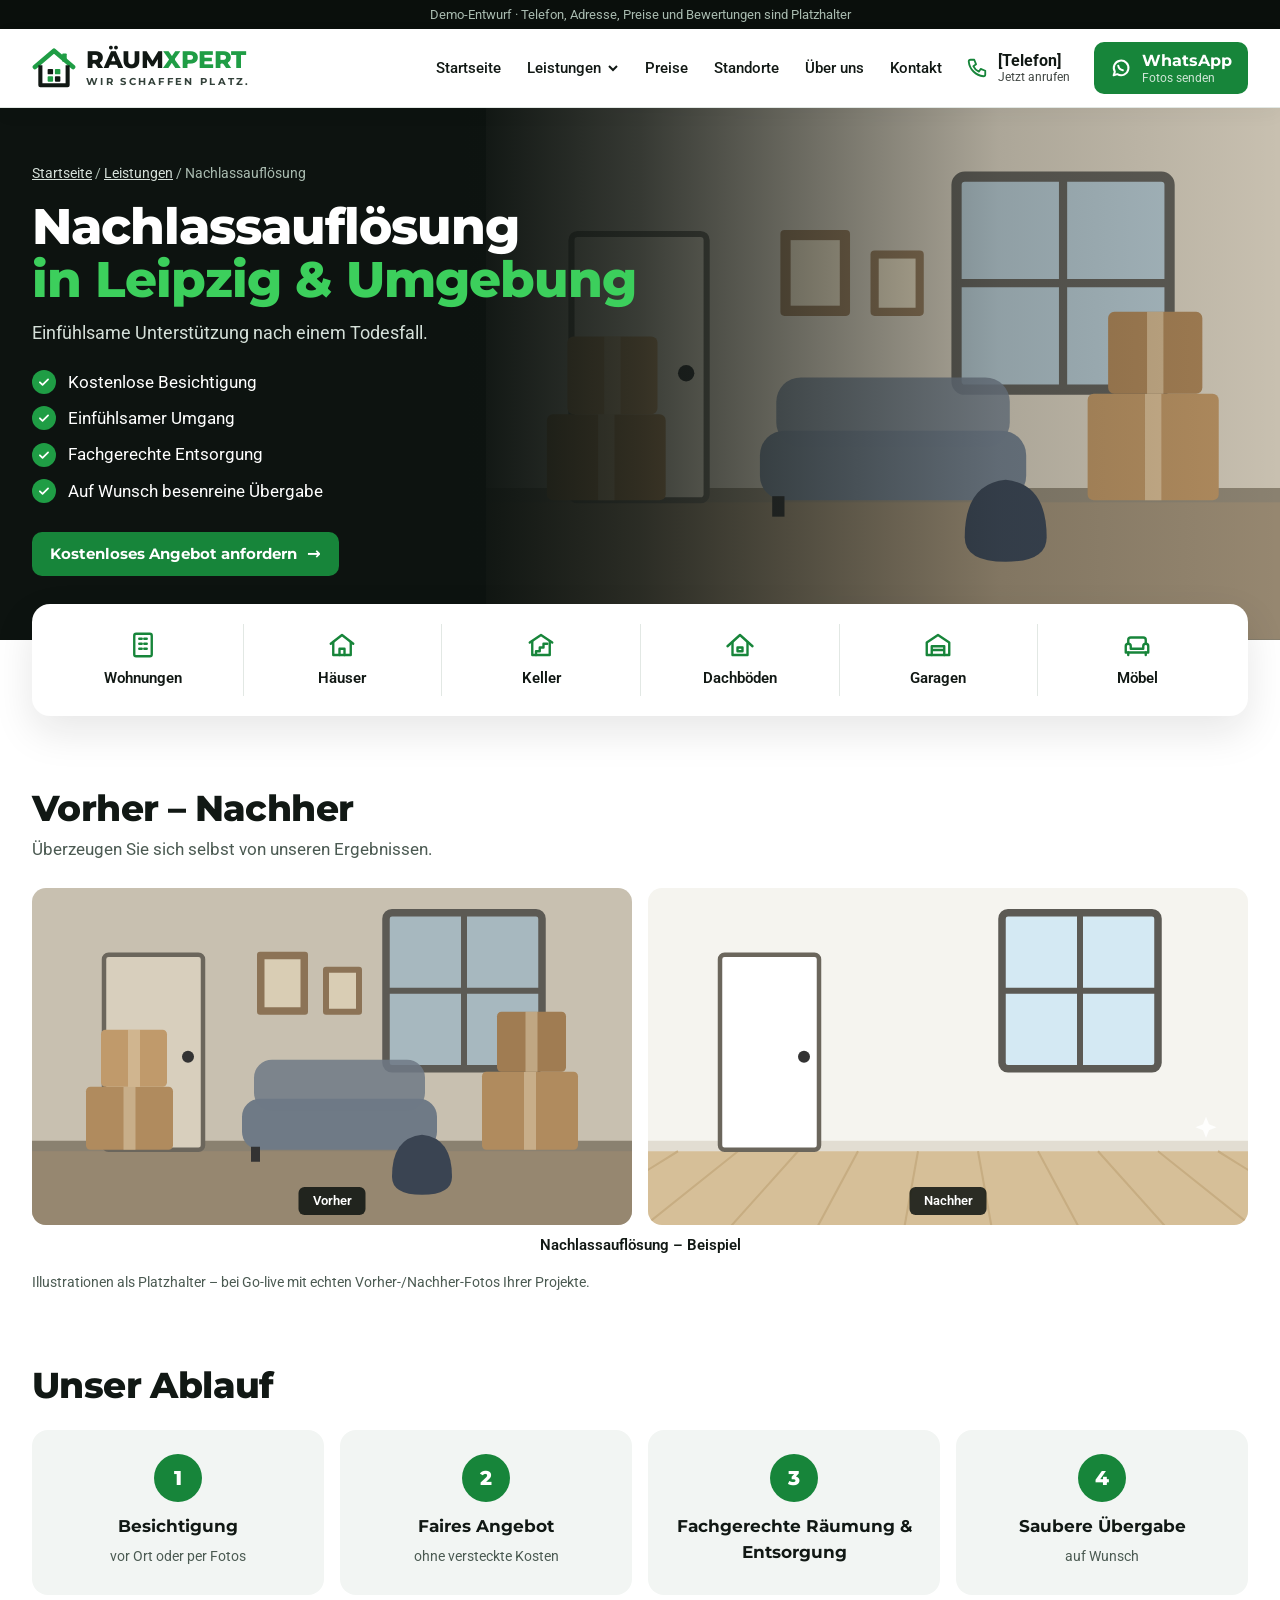
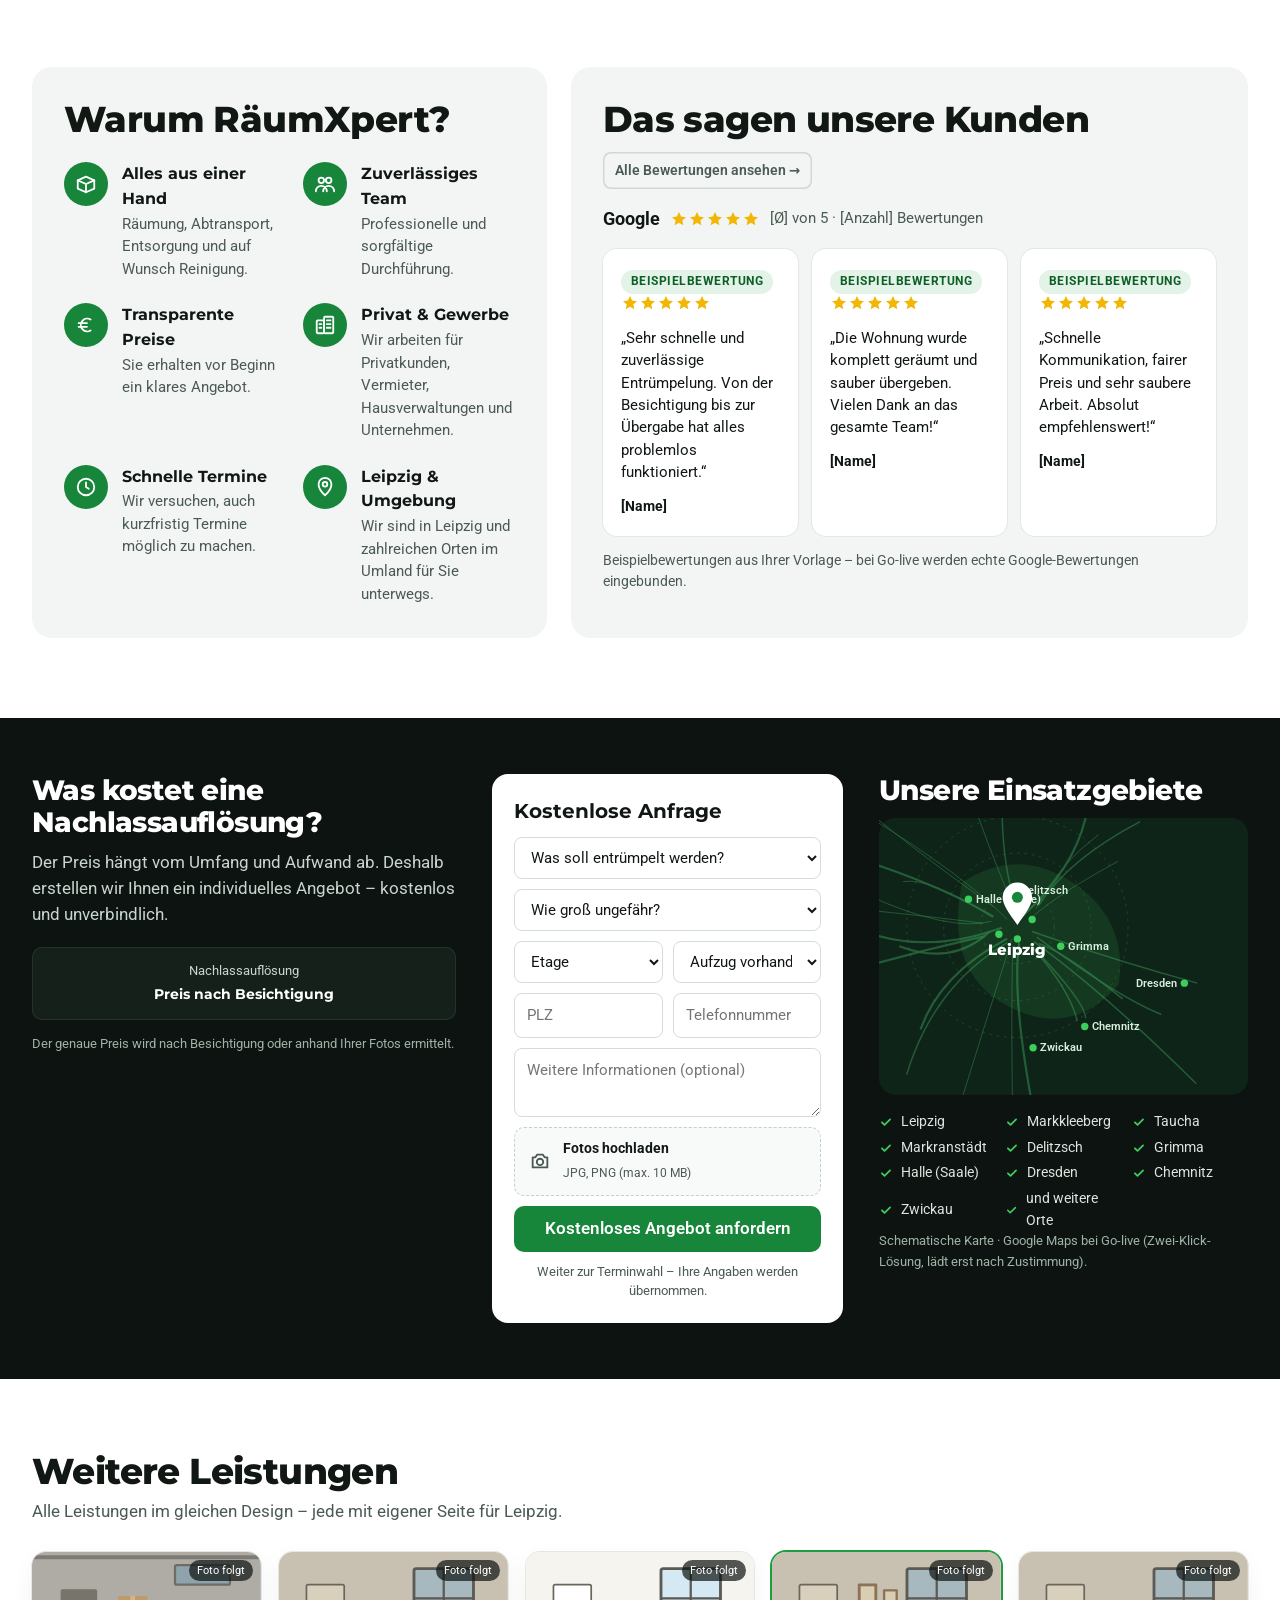
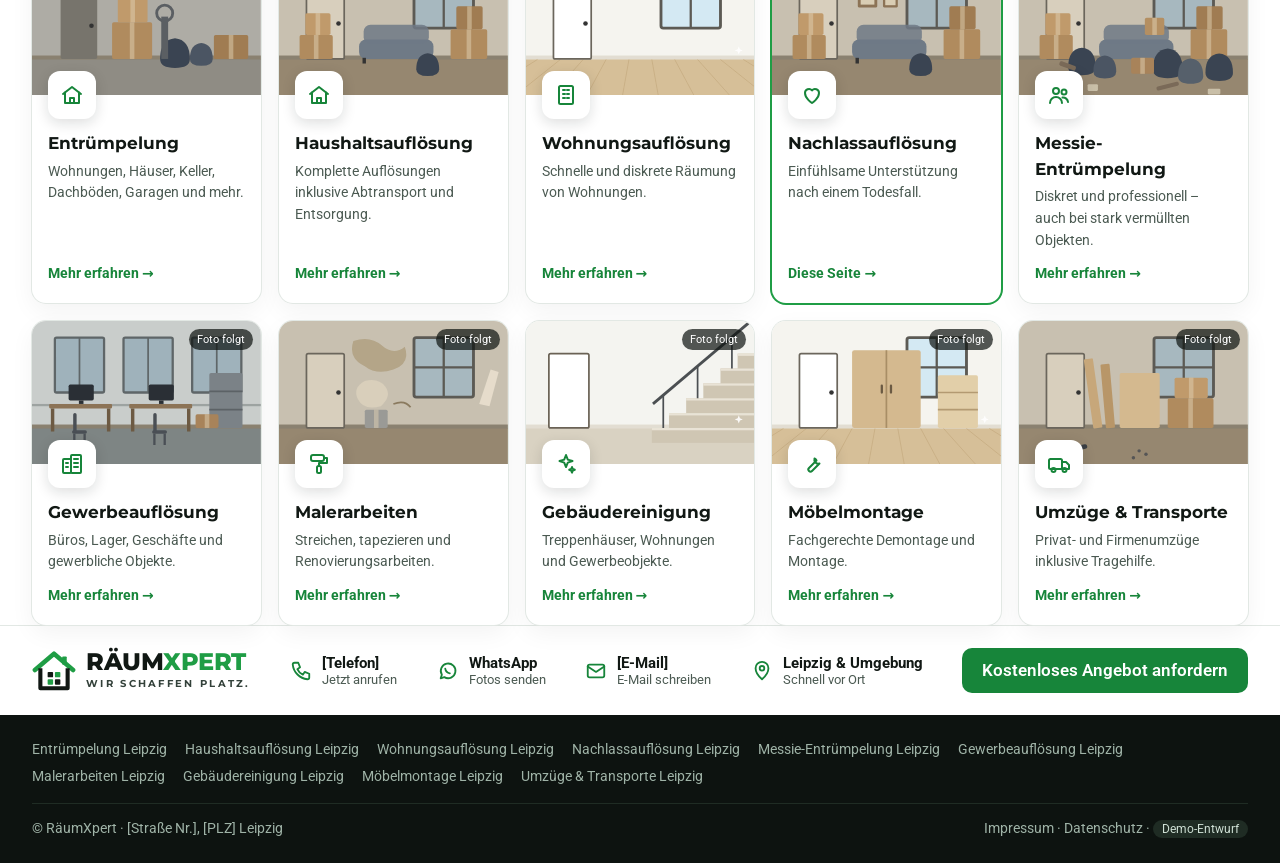
<file: nachlassaufloesung-leipzig.html>
<!doctype html>
<html lang="de"><head><meta charset="utf-8"><meta name="viewport" content="width=device-width, initial-scale=1">
<title>Nachlassauflösung Leipzig &amp; Umgebung | RäumXpert</title><meta name="description" content="Nachlassauflösung in Leipzig und Umgebung: Einfühlsame Unterstützung nach einem Todesfall. Kostenlose Anfrage per Formular, Telefon oder WhatsApp."><meta name="robots" content="noindex, nofollow">
<link rel="canonical" href="https://entruempelung-leipzig.vercel.app/nachlassaufloesung-leipzig"><meta property="og:title" content="Nachlassauflösung Leipzig &amp; Umgebung | RäumXpert"><meta property="og:description" content="Nachlassauflösung in Leipzig und Umgebung: Einfühlsame Unterstützung nach einem Todesfall. Kostenlose Anfrage per Formular, Telefon oder WhatsApp."><meta property="og:locale" content="de_DE"><meta property="og:type" content="website">
<meta name="theme-color" content="#0d1310"><link rel="icon" href="/favicon.svg" type="image/svg+xml">
<link rel="preload" href="/fonts/montserrat-600-800-latin.woff2" as="font" type="font/woff2" crossorigin><link rel="stylesheet" href="/styles.css">
<script type="application/ld+json">{"@context": "https://schema.org", "@graph": [{"@type": "Service", "serviceType": "Nachlassauflösung", "areaServed": "Leipzig und Umgebung", "provider": {"@type": "LocalBusiness", "name": "RäumXpert"}, "url": "https://entruempelung-leipzig.vercel.app/nachlassaufloesung-leipzig"}, {"@type": "BreadcrumbList", "itemListElement": [{"@type": "ListItem", "position": 1, "name": "Startseite", "item": "https://entruempelung-leipzig.vercel.app/"}, {"@type": "ListItem", "position": 2, "name": "Nachlassauflösung", "item": "https://entruempelung-leipzig.vercel.app/nachlassaufloesung-leipzig"}]}]}</script>
</head><body>
<div class="demobar">Demo-Entwurf · Telefon, Adresse, Preise und Bewertungen sind Platzhalter</div>
<header class="hdr"><div class="wrap nav"><a class="logo" href="/" aria-label="RäumXpert – Startseite"><svg width="44" height="40" viewBox="0 0 48 44" aria-hidden="true"><path d="M3 21L24 3l21 18" fill="none" stroke="#1f9d45" stroke-width="5" stroke-linecap="round" stroke-linejoin="round"/><rect x="33" y="6" width="5" height="9" rx="1" fill="#1f9d45"/><path d="M9 19v22h30V19" fill="none" stroke="#111814" stroke-width="4.5" stroke-linejoin="round"/><g><rect x="17" y="23" width="6" height="6" rx="1" fill="#111814"/><rect x="25" y="23" width="6" height="6" rx="1" fill="#1f9d45"/><rect x="17" y="31" width="6" height="6" rx="1" fill="#1f9d45"/><rect x="25" y="31" width="6" height="6" rx="1" fill="#111814"/></g></svg><span><b>RÄUM<em>XPERT</em></b><small>WIR SCHAFFEN PLATZ.</small></span></a>
<nav class="mainnav" aria-label="Hauptnavigation"><a href="/">Startseite</a>
<div class="dd"><button type="button" aria-haspopup="true">Leistungen <svg width="12" height="12" viewBox="0 0 12 12" aria-hidden="true"><path d="M2 4l4 4 4-4" stroke="currentColor" stroke-width="2" fill="none"/></svg></button><div class="ddm"><a href="/entruempelung-leipzig"><svg width="20" height="20" viewBox="0 0 24 24" fill="none" stroke="#17853a" stroke-width="2" stroke-linecap="round" stroke-linejoin="round" aria-hidden="true"><path d="M3 11l9-7 9 7"/><path d="M5 9.5V20h14V9.5"/><path d="M10 20v-5h4v5"/></svg><span>Entrümpelung</span></a><a href="/haushaltsaufloesung-leipzig"><svg width="20" height="20" viewBox="0 0 24 24" fill="none" stroke="#17853a" stroke-width="2" stroke-linecap="round" stroke-linejoin="round" aria-hidden="true"><path d="M3 11l9-7 9 7"/><path d="M5 9.5V20h14V9.5"/><path d="M10 20v-5h4v5"/></svg><span>Haushaltsauflösung</span></a><a href="/wohnungsaufloesung-leipzig"><svg width="20" height="20" viewBox="0 0 24 24" fill="none" stroke="#17853a" stroke-width="2" stroke-linecap="round" stroke-linejoin="round" aria-hidden="true"><rect x="5" y="3" width="14" height="18" rx="1.5"/><path d="M9 7h2M13 7h2M9 11h2M13 11h2M9 15h2M13 15h2"/></svg><span>Wohnungsauflösung</span></a><a href="/nachlassaufloesung-leipzig" aria-current=page><svg width="20" height="20" viewBox="0 0 24 24" fill="none" stroke="#17853a" stroke-width="2" stroke-linecap="round" stroke-linejoin="round" aria-hidden="true"><path d="M12 20s-7-4.4-7-10a4 4 0 0 1 7-2.6A4 4 0 0 1 19 10c0 5.6-7 10-7 10z"/></svg><span>Nachlassauflösung</span></a><a href="/messie-entruempelung-leipzig"><svg width="20" height="20" viewBox="0 0 24 24" fill="none" stroke="#17853a" stroke-width="2" stroke-linecap="round" stroke-linejoin="round" aria-hidden="true"><circle cx="9" cy="8" r="3"/><path d="M3 20a6 6 0 0 1 12 0"/><circle cx="17" cy="9" r="2.5"/><path d="M15.5 14.5A5 5 0 0 1 21 19"/></svg><span>Messie-Entrümpelung</span></a><a href="/gewerbeaufloesung-leipzig"><svg width="20" height="20" viewBox="0 0 24 24" fill="none" stroke="#17853a" stroke-width="2" stroke-linecap="round" stroke-linejoin="round" aria-hidden="true"><rect x="3" y="7" width="8" height="14" rx="1"/><rect x="11" y="3" width="10" height="18" rx="1"/><path d="M14 7h4M14 11h4M14 15h4M6 11h2M6 15h2"/></svg><span>Gewerbeauflösung</span></a><a href="/malerarbeiten-leipzig"><svg width="20" height="20" viewBox="0 0 24 24" fill="none" stroke="#17853a" stroke-width="2" stroke-linecap="round" stroke-linejoin="round" aria-hidden="true"><rect x="4" y="3" width="13" height="6" rx="2"/><path d="M17 6h3v5h-8v3"/><rect x="10" y="14" width="4" height="7" rx="1.5"/></svg><span>Malerarbeiten</span></a><a href="/gebaeudereinigung-leipzig"><svg width="20" height="20" viewBox="0 0 24 24" fill="none" stroke="#17853a" stroke-width="2" stroke-linecap="round" stroke-linejoin="round" aria-hidden="true"><path d="M12 3l1.8 4.6L18.5 9l-4.7 1.6L12 15l-1.8-4.4L5.5 9l4.7-1.4z"/><path d="M18 15l.8 2 2 .8-2 .8-.8 2-.8-2-2-.8 2-.8z"/></svg><span>Gebäudereinigung</span></a><a href="/moebelmontage-leipzig"><svg width="20" height="20" viewBox="0 0 24 24" fill="none" stroke="#17853a" stroke-width="2" stroke-linecap="round" stroke-linejoin="round" aria-hidden="true"><path d="M14.5 6.5a4 4 0 0 0 5 5L12 19a2.1 2.1 0 0 1-3-3l7.5-7.5a4 4 0 0 0-2-2z"/></svg><span>Möbelmontage</span></a><a href="/umzuege-transporte-leipzig"><svg width="20" height="20" viewBox="0 0 24 24" fill="none" stroke="#17853a" stroke-width="2" stroke-linecap="round" stroke-linejoin="round" aria-hidden="true"><rect x="2" y="7" width="13" height="10" rx="1.5"/><path d="M15 10h4l3 3v4h-7"/><circle cx="6.5" cy="18" r="2"/><circle cx="17.5" cy="18" r="2"/></svg><span>Umzüge &amp; Transporte</span></a></div></div>
<a href="/#preise">Preise</a><a href="/#einsatzgebiet">Standorte</a><a href="/#warum">Über uns</a><a href="/#kontakt">Kontakt</a></nav>
<a class="hphone" href="tel:"><svg width="22" height="22" viewBox="0 0 24 24" fill="none" stroke="#17853a" stroke-width="2" stroke-linecap="round" stroke-linejoin="round" aria-hidden="true"><path d="M5 3h4l2 5-3 2a12 12 0 0 0 6 6l2-3 5 2v4a2 2 0 0 1-2 2A18 18 0 0 1 3 5a2 2 0 0 1 2-2z"/></svg><span><b>[Telefon]</b><small>Jetzt anrufen</small></span></a>
<a class="btn wa hwa" href="https://wa.me/" aria-label="WhatsApp – Fotos senden"><svg width="22" height="22" viewBox="0 0 24 24" fill="none" stroke="#fff" stroke-width="2.2" stroke-linecap="round" stroke-linejoin="round" aria-hidden="true"><path d="M4 20l1.3-4A8 8 0 1 1 8 18.7z"/><path d="M9 9.5c.4 2.6 2.4 4.6 5 5"/></svg><span><b>WhatsApp</b><small>Fotos senden</small></span></a>
<details class="mnav"><summary aria-label="Menü"><span></span><span></span><span></span></summary><div class="mpanel"><a href="/">Startseite</a><p>Leistungen</p><a href="/entruempelung-leipzig">Entrümpelung</a><a href="/haushaltsaufloesung-leipzig">Haushaltsauflösung</a><a href="/wohnungsaufloesung-leipzig">Wohnungsauflösung</a><a href="/nachlassaufloesung-leipzig">Nachlassauflösung</a><a href="/messie-entruempelung-leipzig">Messie-Entrümpelung</a><a href="/gewerbeaufloesung-leipzig">Gewerbeauflösung</a><a href="/malerarbeiten-leipzig">Malerarbeiten</a><a href="/gebaeudereinigung-leipzig">Gebäudereinigung</a><a href="/moebelmontage-leipzig">Möbelmontage</a><a href="/umzuege-transporte-leipzig">Umzüge &amp; Transporte</a><a href="/#preise">Preise</a><a href="/#kontakt">Kontakt</a><a class="btn" href="/kostenlose-anfrage">Kostenlose Anfrage</a></div></details>
</div></header><main><section class="hero shero"><div class="sbg"><svg viewBox="0 0 400 260" preserveAspectRatio="xMidYMid slice" aria-hidden="true"><rect width="400" height="260" fill="#c8c0b0"/><polygon points="0,192 400,192 400,260 0,260" fill="#968770"/><rect y="186" width="400" height="7" fill="#8a8170"/><rect x="236" y="34" width="104" height="104" rx="4" fill="#a7b8bf" stroke="#5c5a54" stroke-width="5"/><path d="M288 34v104M236 86h104" stroke="#5c5a54" stroke-width="4"/><rect x="48" y="62" width="66" height="130" rx="3" fill="#d8cfbd" stroke="#6b665c" stroke-width="3"/><circle cx="104" cy="130" r="4" fill="#333"/><rect x="140" y="158" width="130" height="34" rx="12" fill="#6f7a86"/><rect x="148" y="132" width="114" height="34" rx="12" fill="#6f7a86" opacity=".85"/><rect x="146" y="190" width="6" height="10" fill="#333"/><rect x="258" y="190" width="6" height="10" fill="#333"/><rect x="36" y="150" width="58" height="42" rx="3" fill="#b08b5e"/><rect x="61.0" y="150" width="8" height="42" fill="#e2d2b4" opacity=".5"/><rect x="46" y="112" width="44" height="38" rx="3" fill="#c09a6b"/><rect x="64.0" y="112" width="8" height="38" fill="#e2d2b4" opacity=".5"/><rect x="300" y="140" width="64" height="52" rx="3" fill="#b08b5e"/><rect x="328.0" y="140" width="8" height="52" fill="#e2d2b4" opacity=".5"/><rect x="310" y="100" width="46" height="40" rx="3" fill="#a07c52"/><rect x="329.0" y="100" width="8" height="40" fill="#e2d2b4" opacity=".5"/><rect x="150" y="60" width="34" height="42" rx="2" fill="#8c7356"/><rect x="155" y="65" width="24" height="32" fill="#d9cdb4"/><rect x="194" y="70" width="26" height="32" rx="2" fill="#8c7356"/><rect x="198" y="74" width="18" height="24" fill="#d9cdb4"/><path d="M240 210 q0 -26.0 20 -28.0 q20 2.0 20 28.0 q0 12.0 -20 12.0 q-20 0 -20 -12.0z" fill="#3a4452"/></svg></div><div class="wrap"><div class="htxt">
<nav class="crumb" aria-label="Brotkrumen"><a href="/">Startseite</a> / <a href="/#leistungen">Leistungen</a> / Nachlassauflösung</nav>
<h1>Nachlass&shy;auflösung <span>in Leipzig &amp; Umgebung</span></h1><p class="lead">Einfühlsame Unterstützung nach einem Todesfall.</p><ul class="chk"><li><i><svg width="14" height="14" viewBox="0 0 24 24" fill="none" stroke="#fff" stroke-width="3" stroke-linecap="round" stroke-linejoin="round" aria-hidden="true"><path d="M5 12.5l4.5 4.5L19 7.5"/></svg></i>Kostenlose Besichtigung</li><li><i><svg width="14" height="14" viewBox="0 0 24 24" fill="none" stroke="#fff" stroke-width="3" stroke-linecap="round" stroke-linejoin="round" aria-hidden="true"><path d="M5 12.5l4.5 4.5L19 7.5"/></svg></i>Einfühlsamer Umgang</li><li><i><svg width="14" height="14" viewBox="0 0 24 24" fill="none" stroke="#fff" stroke-width="3" stroke-linecap="round" stroke-linejoin="round" aria-hidden="true"><path d="M5 12.5l4.5 4.5L19 7.5"/></svg></i>Fachgerechte Entsorgung</li><li><i><svg width="14" height="14" viewBox="0 0 24 24" fill="none" stroke="#fff" stroke-width="3" stroke-linecap="round" stroke-linejoin="round" aria-hidden="true"><path d="M5 12.5l4.5 4.5L19 7.5"/></svg></i>Auf Wunsch besenreine Übergabe</li></ul>
<a class="btn big" href="/kostenlose-anfrage?leistung=nachlassaufloesung"><b>Kostenloses Angebot anfordern</b> <span class="arr">→</span></a></div></div></section>
<div class="wrap"><ul class="objrow"><li><svg width="30" height="30" viewBox="0 0 24 24" fill="none" stroke="#17853a" stroke-width="1.9" stroke-linecap="round" stroke-linejoin="round" aria-hidden="true"><rect x="5" y="3" width="14" height="18" rx="1.5"/><path d="M9 7h2M13 7h2M9 11h2M13 11h2M9 15h2M13 15h2"/></svg><span>Wohnungen</span></li><li><svg width="30" height="30" viewBox="0 0 24 24" fill="none" stroke="#17853a" stroke-width="1.9" stroke-linecap="round" stroke-linejoin="round" aria-hidden="true"><path d="M3 11l9-7 9 7"/><path d="M5 9.5V20h14V9.5"/><path d="M10 20v-5h4v5"/></svg><span>Häuser</span></li><li><svg width="30" height="30" viewBox="0 0 24 24" fill="none" stroke="#17853a" stroke-width="1.9" stroke-linecap="round" stroke-linejoin="round" aria-hidden="true"><path d="M3 10l9-6 9 6"/><path d="M5 9v11h14V9"/><path d="M8 20v-3h3v-3h3v-3h3"/></svg><span>Keller</span></li><li><svg width="30" height="30" viewBox="0 0 24 24" fill="none" stroke="#17853a" stroke-width="1.9" stroke-linecap="round" stroke-linejoin="round" aria-hidden="true"><path d="M2 13l10-9 10 9"/><path d="M6 10v10h12V10"/><path d="M10 14h4v3h-4z"/></svg><span>Dachböden</span></li><li><svg width="30" height="30" viewBox="0 0 24 24" fill="none" stroke="#17853a" stroke-width="1.9" stroke-linecap="round" stroke-linejoin="round" aria-hidden="true"><path d="M3 10l9-6 9 6v10H3z"/><path d="M7 20v-7h10v7M7 16h10"/></svg><span>Garagen</span></li><li><svg width="30" height="30" viewBox="0 0 24 24" fill="none" stroke="#17853a" stroke-width="1.9" stroke-linecap="round" stroke-linejoin="round" aria-hidden="true"><path d="M5 11V8a2 2 0 0 1 2-2h10a2 2 0 0 1 2 2v3"/><path d="M3 13a2 2 0 0 1 4 0v2h10v-2a2 2 0 0 1 4 0v5H3z"/><path d="M5 18v2M19 18v2"/></svg><span>Möbel</span></li></ul></div>
<section class="wrap sec" id="vorher-nachher"><h2>Vorher – Nachher</h2><p class="sub">Überzeugen Sie sich selbst von unseren Ergebnissen.</p><div class="pairs n1"><figure class="pair big"><div class="pp"><div><svg viewBox="0 0 400 260" preserveAspectRatio="xMidYMid slice" aria-hidden="true"><rect width="400" height="260" fill="#c8c0b0"/><polygon points="0,192 400,192 400,260 0,260" fill="#968770"/><rect y="186" width="400" height="7" fill="#8a8170"/><rect x="236" y="34" width="104" height="104" rx="4" fill="#a7b8bf" stroke="#5c5a54" stroke-width="5"/><path d="M288 34v104M236 86h104" stroke="#5c5a54" stroke-width="4"/><rect x="48" y="62" width="66" height="130" rx="3" fill="#d8cfbd" stroke="#6b665c" stroke-width="3"/><circle cx="104" cy="130" r="4" fill="#333"/><rect x="140" y="158" width="130" height="34" rx="12" fill="#6f7a86"/><rect x="148" y="132" width="114" height="34" rx="12" fill="#6f7a86" opacity=".85"/><rect x="146" y="190" width="6" height="10" fill="#333"/><rect x="258" y="190" width="6" height="10" fill="#333"/><rect x="36" y="150" width="58" height="42" rx="3" fill="#b08b5e"/><rect x="61.0" y="150" width="8" height="42" fill="#e2d2b4" opacity=".5"/><rect x="46" y="112" width="44" height="38" rx="3" fill="#c09a6b"/><rect x="64.0" y="112" width="8" height="38" fill="#e2d2b4" opacity=".5"/><rect x="300" y="140" width="64" height="52" rx="3" fill="#b08b5e"/><rect x="328.0" y="140" width="8" height="52" fill="#e2d2b4" opacity=".5"/><rect x="310" y="100" width="46" height="40" rx="3" fill="#a07c52"/><rect x="329.0" y="100" width="8" height="40" fill="#e2d2b4" opacity=".5"/><rect x="150" y="60" width="34" height="42" rx="2" fill="#8c7356"/><rect x="155" y="65" width="24" height="32" fill="#d9cdb4"/><rect x="194" y="70" width="26" height="32" rx="2" fill="#8c7356"/><rect x="198" y="74" width="18" height="24" fill="#d9cdb4"/><path d="M240 210 q0 -26.0 20 -28.0 q20 2.0 20 28.0 q0 12.0 -20 12.0 q-20 0 -20 -12.0z" fill="#3a4452"/></svg><span>Vorher</span></div><div><svg viewBox="0 0 400 260" preserveAspectRatio="xMidYMid slice" aria-hidden="true"><rect width="400" height="260" fill="#f5f4ef"/><polygon points="0,192 400,192 400,260 0,260" fill="#d6bf98"/><rect y="186" width="400" height="7" fill="#e2ddd2"/><path d="M20 193 L-88.0 260" stroke="#c7ad82" stroke-width="1.4"/><path d="M60 193 L-24.0 260" stroke="#c7ad82" stroke-width="1.4"/><path d="M100 193 L40.0 260" stroke="#c7ad82" stroke-width="1.4"/><path d="M140 193 L104.0 260" stroke="#c7ad82" stroke-width="1.4"/><path d="M180 193 L168.0 260" stroke="#c7ad82" stroke-width="1.4"/><path d="M220 193 L232.0 260" stroke="#c7ad82" stroke-width="1.4"/><path d="M260 193 L296.0 260" stroke="#c7ad82" stroke-width="1.4"/><path d="M300 193 L360.0 260" stroke="#c7ad82" stroke-width="1.4"/><path d="M340 193 L424.0 260" stroke="#c7ad82" stroke-width="1.4"/><path d="M380 193 L488.0 260" stroke="#c7ad82" stroke-width="1.4"/><rect x="236" y="34" width="104" height="104" rx="4" fill="#d4e9f3" stroke="#5c5a54" stroke-width="5"/><path d="M288 34v104M236 86h104" stroke="#5c5a54" stroke-width="4"/><rect x="48" y="62" width="66" height="130" rx="3" fill="#ffffff" stroke="#6b665c" stroke-width="3"/><circle cx="104" cy="130" r="4" fill="#333"/><g fill="#ffffff" opacity=".9"><path d="M84 92l3 8 8 3-8 3-3 8-3-8-8-3 8-3z"/><path d="M372 170l2 5 5 2-5 2-2 5-2-5-5-2 5-2z"/></g></svg><span>Nachher</span></div></div><figcaption>Nachlassauflösung – Beispiel</figcaption></figure></div><p class="note">Illustrationen als Platzhalter – bei Go-live mit echten Vorher-/Nachher-Fotos Ihrer Projekte.</p></section>
<section class="wrap sec"><h2>Unser Ablauf</h2><ol class="abl"><li><span class="n">1</span><b>Besichtigung</b><small>vor Ort oder per Fotos</small></li><li><span class="n">2</span><b>Faires Angebot</b><small>ohne versteckte Kosten</small></li><li><span class="n">3</span><b>Fachgerechte Räumung &amp; Entsorgung</b><small></small></li><li><span class="n">4</span><b>Saubere Übergabe</b><small>auf Wunsch</small></li></ol></section>
<section class="wrap sec wr" id="warum"><div class="whybox"><h2>Warum RäumXpert?</h2><ul class="why"><li><span class="wico"><svg width="22" height="22" viewBox="0 0 24 24" fill="none" stroke="#fff" stroke-width="2" stroke-linecap="round" stroke-linejoin="round" aria-hidden="true"><path d="M3 8l9-4 9 4v9l-9 4-9-4z"/><path d="M3 8l9 4 9-4M12 12v9"/></svg></span><div><h3>Alles aus einer Hand</h3><p>Räumung, Abtransport, Entsorgung und auf Wunsch Reinigung.</p></div></li><li><span class="wico"><svg width="22" height="22" viewBox="0 0 24 24" fill="none" stroke="#fff" stroke-width="2" stroke-linecap="round" stroke-linejoin="round" aria-hidden="true"><circle cx="8" cy="8" r="3"/><circle cx="16" cy="8" r="3"/><path d="M2 20a6 6 0 0 1 12 0M10 20a6 6 0 0 1 12 0"/></svg></span><div><h3>Zuverlässiges Team</h3><p>Professionelle und sorgfältige Durchführung.</p></div></li><li><span class="wico"><svg width="22" height="22" viewBox="0 0 24 24" fill="none" stroke="#fff" stroke-width="2" stroke-linecap="round" stroke-linejoin="round" aria-hidden="true"><path d="M17 6a7 7 0 1 0 0 12"/><path d="M4 10h9M4 14h9"/></svg></span><div><h3>Transparente Preise</h3><p>Sie erhalten vor Beginn ein klares Angebot.</p></div></li><li><span class="wico"><svg width="22" height="22" viewBox="0 0 24 24" fill="none" stroke="#fff" stroke-width="2" stroke-linecap="round" stroke-linejoin="round" aria-hidden="true"><rect x="3" y="7" width="8" height="14" rx="1"/><rect x="11" y="3" width="10" height="18" rx="1"/><path d="M14 7h4M14 11h4M14 15h4M6 11h2M6 15h2"/></svg></span><div><h3>Privat &amp; Gewerbe</h3><p>Wir arbeiten für Privatkunden, Vermieter, Hausverwaltungen und Unternehmen.</p></div></li><li><span class="wico"><svg width="22" height="22" viewBox="0 0 24 24" fill="none" stroke="#fff" stroke-width="2" stroke-linecap="round" stroke-linejoin="round" aria-hidden="true"><circle cx="12" cy="12" r="9"/><path d="M12 7v5l3 2"/></svg></span><div><h3>Schnelle Termine</h3><p>Wir versuchen, auch kurzfristig Termine möglich zu machen.</p></div></li><li><span class="wico"><svg width="22" height="22" viewBox="0 0 24 24" fill="none" stroke="#fff" stroke-width="2" stroke-linecap="round" stroke-linejoin="round" aria-hidden="true"><path d="M12 21s-7-6-7-12a7 7 0 0 1 14 0c0 6-7 12-7 12z"/><circle cx="12" cy="9" r="2.5"/></svg></span><div><h3>Leipzig &amp; Umgebung</h3><p>Wir sind in Leipzig und zahlreichen Orten im Umland für Sie unterwegs.</p></div></li></ul></div>
<div class="revbox" id="bewertungen"><div class="rhead"><h2>Das sagen unsere Kunden</h2><span class="rbtn" aria-disabled="true">Alle Bewertungen ansehen →</span></div>
<div class="gscore"><b>Google</b><span class="stars"><svg width="18" height="18" viewBox="0 0 24 24" aria-hidden="true"><path d="M12 2.8l2.8 6 6.5.7-4.9 4.4 1.4 6.4L12 17l-5.8 3.3 1.4-6.4-4.9-4.4 6.5-.7z" fill="#f2b705"/></svg><svg width="18" height="18" viewBox="0 0 24 24" aria-hidden="true"><path d="M12 2.8l2.8 6 6.5.7-4.9 4.4 1.4 6.4L12 17l-5.8 3.3 1.4-6.4-4.9-4.4 6.5-.7z" fill="#f2b705"/></svg><svg width="18" height="18" viewBox="0 0 24 24" aria-hidden="true"><path d="M12 2.8l2.8 6 6.5.7-4.9 4.4 1.4 6.4L12 17l-5.8 3.3 1.4-6.4-4.9-4.4 6.5-.7z" fill="#f2b705"/></svg><svg width="18" height="18" viewBox="0 0 24 24" aria-hidden="true"><path d="M12 2.8l2.8 6 6.5.7-4.9 4.4 1.4 6.4L12 17l-5.8 3.3 1.4-6.4-4.9-4.4 6.5-.7z" fill="#f2b705"/></svg><svg width="18" height="18" viewBox="0 0 24 24" aria-hidden="true"><path d="M12 2.8l2.8 6 6.5.7-4.9 4.4 1.4 6.4L12 17l-5.8 3.3 1.4-6.4-4.9-4.4 6.5-.7z" fill="#f2b705"/></svg></span><span>[Ø] von 5 · [Anzahl] Bewertungen</span></div><div class="revs"><blockquote class="rev"><span class="bsp">Beispielbewertung</span><div class="stars"><svg width="18" height="18" viewBox="0 0 24 24" aria-hidden="true"><path d="M12 2.8l2.8 6 6.5.7-4.9 4.4 1.4 6.4L12 17l-5.8 3.3 1.4-6.4-4.9-4.4 6.5-.7z" fill="#f2b705"/></svg><svg width="18" height="18" viewBox="0 0 24 24" aria-hidden="true"><path d="M12 2.8l2.8 6 6.5.7-4.9 4.4 1.4 6.4L12 17l-5.8 3.3 1.4-6.4-4.9-4.4 6.5-.7z" fill="#f2b705"/></svg><svg width="18" height="18" viewBox="0 0 24 24" aria-hidden="true"><path d="M12 2.8l2.8 6 6.5.7-4.9 4.4 1.4 6.4L12 17l-5.8 3.3 1.4-6.4-4.9-4.4 6.5-.7z" fill="#f2b705"/></svg><svg width="18" height="18" viewBox="0 0 24 24" aria-hidden="true"><path d="M12 2.8l2.8 6 6.5.7-4.9 4.4 1.4 6.4L12 17l-5.8 3.3 1.4-6.4-4.9-4.4 6.5-.7z" fill="#f2b705"/></svg><svg width="18" height="18" viewBox="0 0 24 24" aria-hidden="true"><path d="M12 2.8l2.8 6 6.5.7-4.9 4.4 1.4 6.4L12 17l-5.8 3.3 1.4-6.4-4.9-4.4 6.5-.7z" fill="#f2b705"/></svg></div><p>„Sehr schnelle und zuverlässige Entrümpelung. Von der Besichtigung bis zur Übergabe hat alles problemlos funktioniert.“</p><cite>[Name]</cite></blockquote><blockquote class="rev"><span class="bsp">Beispielbewertung</span><div class="stars"><svg width="18" height="18" viewBox="0 0 24 24" aria-hidden="true"><path d="M12 2.8l2.8 6 6.5.7-4.9 4.4 1.4 6.4L12 17l-5.8 3.3 1.4-6.4-4.9-4.4 6.5-.7z" fill="#f2b705"/></svg><svg width="18" height="18" viewBox="0 0 24 24" aria-hidden="true"><path d="M12 2.8l2.8 6 6.5.7-4.9 4.4 1.4 6.4L12 17l-5.8 3.3 1.4-6.4-4.9-4.4 6.5-.7z" fill="#f2b705"/></svg><svg width="18" height="18" viewBox="0 0 24 24" aria-hidden="true"><path d="M12 2.8l2.8 6 6.5.7-4.9 4.4 1.4 6.4L12 17l-5.8 3.3 1.4-6.4-4.9-4.4 6.5-.7z" fill="#f2b705"/></svg><svg width="18" height="18" viewBox="0 0 24 24" aria-hidden="true"><path d="M12 2.8l2.8 6 6.5.7-4.9 4.4 1.4 6.4L12 17l-5.8 3.3 1.4-6.4-4.9-4.4 6.5-.7z" fill="#f2b705"/></svg><svg width="18" height="18" viewBox="0 0 24 24" aria-hidden="true"><path d="M12 2.8l2.8 6 6.5.7-4.9 4.4 1.4 6.4L12 17l-5.8 3.3 1.4-6.4-4.9-4.4 6.5-.7z" fill="#f2b705"/></svg></div><p>„Die Wohnung wurde komplett geräumt und sauber übergeben. Vielen Dank an das gesamte Team!“</p><cite>[Name]</cite></blockquote><blockquote class="rev"><span class="bsp">Beispielbewertung</span><div class="stars"><svg width="18" height="18" viewBox="0 0 24 24" aria-hidden="true"><path d="M12 2.8l2.8 6 6.5.7-4.9 4.4 1.4 6.4L12 17l-5.8 3.3 1.4-6.4-4.9-4.4 6.5-.7z" fill="#f2b705"/></svg><svg width="18" height="18" viewBox="0 0 24 24" aria-hidden="true"><path d="M12 2.8l2.8 6 6.5.7-4.9 4.4 1.4 6.4L12 17l-5.8 3.3 1.4-6.4-4.9-4.4 6.5-.7z" fill="#f2b705"/></svg><svg width="18" height="18" viewBox="0 0 24 24" aria-hidden="true"><path d="M12 2.8l2.8 6 6.5.7-4.9 4.4 1.4 6.4L12 17l-5.8 3.3 1.4-6.4-4.9-4.4 6.5-.7z" fill="#f2b705"/></svg><svg width="18" height="18" viewBox="0 0 24 24" aria-hidden="true"><path d="M12 2.8l2.8 6 6.5.7-4.9 4.4 1.4 6.4L12 17l-5.8 3.3 1.4-6.4-4.9-4.4 6.5-.7z" fill="#f2b705"/></svg><svg width="18" height="18" viewBox="0 0 24 24" aria-hidden="true"><path d="M12 2.8l2.8 6 6.5.7-4.9 4.4 1.4 6.4L12 17l-5.8 3.3 1.4-6.4-4.9-4.4 6.5-.7z" fill="#f2b705"/></svg></div><p>„Schnelle Kommunikation, fairer Preis und sehr saubere Arbeit. Absolut empfehlenswert!“</p><cite>[Name]</cite></blockquote></div>
<p class="note">Beispielbewertungen aus Ihrer Vorlage – bei Go-live werden echte Google-Bewertungen eingebunden.</p></div></section><section class="cband" id="kontakt"><div class="wrap cgrid"><div id="preise"><h2>Was kostet eine Nachlassauflösung?</h2><p>Der Preis hängt vom Umfang und Aufwand ab. Deshalb erstellen wir Ihnen ein individuelles Angebot – kostenlos und unverbindlich.</p><div class="ptiles one"><div class="pt"><span>Nachlassauflösung</span><b>Preis nach Besichtigung</b></div></div><p class="small">Der genaue Preis wird nach Besichtigung oder anhand Ihrer Fotos ermittelt.</p></div><form class="qform" id="qform" data-leistung="Nachlassauflösung" novalidate><h3>Kostenlose Anfrage</h3>
<label class="sr" for="q1">Was soll entrümpelt werden?</label><select id="q1" name="objekt"><option value="">Was soll entrümpelt werden?</option><option>Keller</option><option>Dachboden</option><option>Garage</option><option>1-Zimmer-Wohnung</option><option>2-Zimmer-Wohnung</option><option>3-Zimmer-Wohnung</option><option>Haus</option><option>Gewerbeobjekt</option><option>Sonstiges</option></select>
<label class="sr" for="q2">Wie groß ungefähr?</label><select id="q2" name="umfang"><option value="">Wie groß ungefähr?</option><option>bis 20 m²</option><option>20–50 m²</option><option>50–80 m²</option><option>80–120 m²</option><option>über 120 m²</option></select>
<div class="r2"><select id="q3" name="etage" aria-label="Etage"><option value="">Etage</option><option>Erdgeschoss</option><option>1. OG</option><option>2. OG</option><option>3. OG</option><option>4. OG oder höher</option><option>Keller</option></select><select id="q4" name="aufzug" aria-label="Aufzug vorhanden?"><option value="">Aufzug vorhanden?</option><option>Ja</option><option>Nein</option></select></div>
<div class="r2"><input id="q5" name="plz" placeholder="PLZ" inputmode="numeric" aria-label="PLZ"><input id="q6" name="tel" placeholder="Telefonnummer" type="tel" aria-label="Telefonnummer"></div>
<textarea id="q7" name="info" rows="2" placeholder="Weitere Informationen (optional)" aria-label="Weitere Informationen"></textarea>
<label class="up"><svg width="22" height="22" viewBox="0 0 24 24" fill="none" stroke="#4b5a52" stroke-width="2" stroke-linecap="round" stroke-linejoin="round" aria-hidden="true"><path d="M4 8h3l2-3h6l2 3h3v11H4z"/><circle cx="12" cy="13" r="3.5"/></svg><span><b>Fotos hochladen</b><small>JPG, PNG (max. 10 MB)</small></span><input type="file" accept="image/*" multiple></label>
<button class="btn" type="submit">Kostenloses Angebot anfordern</button><p class="fnote">Weiter zur Terminwahl – Ihre Angaben werden übernommen.</p></form><div id="einsatzgebiet"><h2>Unsere Einsatzgebiete</h2><div class="mapw"><div class="map"><svg viewBox="0 0 400 300" role="img" aria-label="Schematische Karte: Leipzig und Umgebung"><rect width="400" height="300" rx="18" fill="#0f2418"/><path d="M144 131 Q119 211 89 307" stroke="#2a6b3f" stroke-width="1" fill="none" opacity=".8"/><path d="M164 109 Q196 81 259 47" stroke="#2a6b3f" stroke-width="1" fill="none" opacity=".8"/><path d="M156 106 Q218 49 227 -16" stroke="#2a6b3f" stroke-width="2.4" fill="none" opacity=".8"/><path d="M166 123 Q251 153 345 179" stroke="#2a6b3f" stroke-width="1.6" fill="none" opacity=".8"/><path d="M122 107 Q55 64 26 69" stroke="#2a6b3f" stroke-width="1" fill="none" opacity=".8"/><path d="M124 107 Q67 73 -23 44" stroke="#2a6b3f" stroke-width="2.4" fill="none" opacity=".8"/><path d="M139 131 Q67 168 45 229" stroke="#2a6b3f" stroke-width="2.4" fill="none" opacity=".8"/><path d="M173 95 Q205 45 283 4" stroke="#2a6b3f" stroke-width="1.6" fill="none" opacity=".8"/><path d="M164 138 Q206 184 215 220" stroke="#2a6b3f" stroke-width="1.6" fill="none" opacity=".8"/><path d="M139 135 Q59 182 30 278" stroke="#2a6b3f" stroke-width="1.6" fill="none" opacity=".8"/><path d="M120 123 Q80 161 22 139" stroke="#2a6b3f" stroke-width="2.4" fill="none" opacity=".8"/><path d="M145 139 Q143 213 145 327" stroke="#2a6b3f" stroke-width="1" fill="none" opacity=".8"/><path d="M133 119 Q56 147 -10 125" stroke="#2a6b3f" stroke-width="2.4" fill="none" opacity=".8"/><path d="M171 129 Q257 193 306 213" stroke="#2a6b3f" stroke-width="1.6" fill="none" opacity=".8"/><path d="M139 80 Q94 -30 81 -89" stroke="#2a6b3f" stroke-width="1" fill="none" opacity=".8"/><path d="M152 135 Q144 190 165 305" stroke="#2a6b3f" stroke-width="2.4" fill="none" opacity=".8"/><path d="M122 112 Q76 124 -14 83" stroke="#2a6b3f" stroke-width="1" fill="none" opacity=".8"/><path d="M115 128 Q12 151 -98 186" stroke="#2a6b3f" stroke-width="2.4" fill="none" opacity=".8"/><path d="M173 136 Q201 145 264 196" stroke="#2a6b3f" stroke-width="1.6" fill="none" opacity=".8"/><path d="M139 110 Q92 62 -9 0" stroke="#2a6b3f" stroke-width="1" fill="none" opacity=".8"/><path d="M170 98 Q195 50 238 18" stroke="#2a6b3f" stroke-width="1" fill="none" opacity=".8"/><path d="M168 134 Q245 190 344 288" stroke="#2a6b3f" stroke-width="1.6" fill="none" opacity=".8"/><path d="M148 94 Q125 25 138 -98" stroke="#2a6b3f" stroke-width="1.6" fill="none" opacity=".8"/><path d="M166 139 Q224 200 224 217" stroke="#2a6b3f" stroke-width="1.6" fill="none" opacity=".8"/><path d="M113 114 Q49 106 -20 99" stroke="#2a6b3f" stroke-width="1" fill="none" opacity=".8"/><path d="M124 96 Q27 27 -38 -29" stroke="#2a6b3f" stroke-width="1" fill="none" opacity=".8"/><circle cx="150" cy="118" r="40" fill="none" stroke="#3ccf5c" stroke-opacity=".22" stroke-dasharray="3 5"/><circle cx="150" cy="118" r="80" fill="none" stroke="#3ccf5c" stroke-opacity=".22" stroke-dasharray="3 5"/><circle cx="150" cy="118" r="120" fill="none" stroke="#3ccf5c" stroke-opacity=".22" stroke-dasharray="3 5"/><path d="M90 70q60-40 120 0t50 110q-50 60-120 24t-50-134z" fill="#3ccf5c" opacity=".12"/><circle cx="150" cy="131" r="4" fill="#3ccf5c"/><circle cx="166" cy="110" r="4" fill="#3ccf5c"/><circle cx="130" cy="126" r="4" fill="#3ccf5c"/><circle cx="146" cy="78" r="4" fill="#3ccf5c"/><text x="154" y="82" text-anchor="start" font-size="12" font-weight="600" fill="#d7efdd" font-family="Roboto,sans-serif">Delitzsch</text><circle cx="197" cy="139" r="4" fill="#3ccf5c"/><text x="205" y="143" text-anchor="start" font-size="12" font-weight="600" fill="#d7efdd" font-family="Roboto,sans-serif">Grimma</text><circle cx="97" cy="88" r="4" fill="#3ccf5c"/><text x="105" y="92" text-anchor="start" font-size="12" font-weight="600" fill="#d7efdd" font-family="Roboto,sans-serif">Halle (Saale)</text><circle cx="331" cy="179" r="4" fill="#3ccf5c"/><text x="323" y="183" text-anchor="end" font-size="12" font-weight="600" fill="#d7efdd" font-family="Roboto,sans-serif">Dresden</text><circle cx="223" cy="226" r="4" fill="#3ccf5c"/><text x="231" y="230" text-anchor="start" font-size="12" font-weight="600" fill="#d7efdd" font-family="Roboto,sans-serif">Chemnitz</text><circle cx="167" cy="249" r="4" fill="#3ccf5c"/><text x="175" y="253" text-anchor="start" font-size="12" font-weight="600" fill="#d7efdd" font-family="Roboto,sans-serif">Zwickau</text><g transform="translate(150 118)"><path d="M0 0c-10-14-16-22-16-30a16 16 0 0 1 32 0c0 8-6 16-16 30z" fill="#fff" transform="translate(0 -2)"/><circle cy="-32" r="6" fill="#17853a"/><text x="0" y="30" text-anchor="middle" font-size="16" font-weight="800" fill="#fff" font-family="Montserrat,sans-serif">Leipzig</text></g></svg></div><ul class="towns"><li><svg width="14" height="14" viewBox="0 0 24 24" fill="none" stroke="#3ccf5c" stroke-width="3" stroke-linecap="round" stroke-linejoin="round" aria-hidden="true"><path d="M5 12.5l4.5 4.5L19 7.5"/></svg>Leipzig</li><li><svg width="14" height="14" viewBox="0 0 24 24" fill="none" stroke="#3ccf5c" stroke-width="3" stroke-linecap="round" stroke-linejoin="round" aria-hidden="true"><path d="M5 12.5l4.5 4.5L19 7.5"/></svg>Markkleeberg</li><li><svg width="14" height="14" viewBox="0 0 24 24" fill="none" stroke="#3ccf5c" stroke-width="3" stroke-linecap="round" stroke-linejoin="round" aria-hidden="true"><path d="M5 12.5l4.5 4.5L19 7.5"/></svg>Taucha</li><li><svg width="14" height="14" viewBox="0 0 24 24" fill="none" stroke="#3ccf5c" stroke-width="3" stroke-linecap="round" stroke-linejoin="round" aria-hidden="true"><path d="M5 12.5l4.5 4.5L19 7.5"/></svg>Markranstädt</li><li><svg width="14" height="14" viewBox="0 0 24 24" fill="none" stroke="#3ccf5c" stroke-width="3" stroke-linecap="round" stroke-linejoin="round" aria-hidden="true"><path d="M5 12.5l4.5 4.5L19 7.5"/></svg>Delitzsch</li><li><svg width="14" height="14" viewBox="0 0 24 24" fill="none" stroke="#3ccf5c" stroke-width="3" stroke-linecap="round" stroke-linejoin="round" aria-hidden="true"><path d="M5 12.5l4.5 4.5L19 7.5"/></svg>Grimma</li><li><svg width="14" height="14" viewBox="0 0 24 24" fill="none" stroke="#3ccf5c" stroke-width="3" stroke-linecap="round" stroke-linejoin="round" aria-hidden="true"><path d="M5 12.5l4.5 4.5L19 7.5"/></svg>Halle (Saale)</li><li><svg width="14" height="14" viewBox="0 0 24 24" fill="none" stroke="#3ccf5c" stroke-width="3" stroke-linecap="round" stroke-linejoin="round" aria-hidden="true"><path d="M5 12.5l4.5 4.5L19 7.5"/></svg>Dresden</li><li><svg width="14" height="14" viewBox="0 0 24 24" fill="none" stroke="#3ccf5c" stroke-width="3" stroke-linecap="round" stroke-linejoin="round" aria-hidden="true"><path d="M5 12.5l4.5 4.5L19 7.5"/></svg>Chemnitz</li><li><svg width="14" height="14" viewBox="0 0 24 24" fill="none" stroke="#3ccf5c" stroke-width="3" stroke-linecap="round" stroke-linejoin="round" aria-hidden="true"><path d="M5 12.5l4.5 4.5L19 7.5"/></svg>Zwickau</li><li><svg width="14" height="14" viewBox="0 0 24 24" fill="none" stroke="#3ccf5c" stroke-width="3" stroke-linecap="round" stroke-linejoin="round" aria-hidden="true"><path d="M5 12.5l4.5 4.5L19 7.5"/></svg>und weitere Orte</li></ul></div><p class="small">Schematische Karte · Google Maps bei Go-live (Zwei-Klick-Lösung, lädt erst nach Zustimmung).</p></div></div></section><section class="wrap sec" id="leistungen"><h2>Weitere Leistungen</h2><p class="sub">Alle Leistungen im gleichen Design – jede mit eigener Seite für Leipzig.</p><div class="sgrid"><a class="stile" href="/entruempelung-leipzig"><div class="ph"><svg viewBox="0 0 400 260" preserveAspectRatio="xMidYMid slice" aria-hidden="true"><rect width="400" height="260" fill="#aeaca5"/><polygon points="0,192 400,192 400,260 0,260" fill="#8f8c84"/><rect y="186" width="400" height="7" fill="#8a8170"/><rect x="250" y="28" width="96" height="34" rx="3" fill="#8fa3ad" stroke="#6e6c66" stroke-width="4"/><path d="M0 14h400" stroke="#7d7b74" stroke-width="7"/><rect x="50" y="70" width="64" height="122" rx="3" fill="#77746c"/><circle cx="104" cy="134" r="4" fill="#333"/><rect x="140" y="128" width="70" height="64" rx="3" fill="#b08b5e"/><rect x="171.0" y="128" width="8" height="64" fill="#e2d2b4" opacity=".5"/><rect x="150" y="82" width="52" height="46" rx="3" fill="#c09a6b"/><rect x="172.0" y="82" width="8" height="46" fill="#e2d2b4" opacity=".5"/><path d="M224 192 q0 -33.800000000000004 26 -36.4 q26 2.6 26 36.4 q0 15.6 -26 15.6 q-26 0 -26 -15.6z" fill="#3a4452"/><path d="M276 192 q0 -26.0 20 -28.0 q20 2.0 20 28.0 q0 12.0 -20 12.0 q-20 0 -20 -12.0z" fill="#4b5563"/><rect x="318" y="150" width="60" height="42" rx="3" fill="#a07c52"/><rect x="344.0" y="150" width="8" height="42" fill="#e2d2b4" opacity=".5"/><rect x="226" y="118" width="12" height="74" fill="#5b5f63"/><circle cx="232" cy="112" r="14" fill="none" stroke="#5b5f63" stroke-width="5"/></svg><span class="phtag">Foto folgt</span></div><span class="sico"><svg width="24" height="24" viewBox="0 0 24 24" fill="none" stroke="#17853a" stroke-width="2" stroke-linecap="round" stroke-linejoin="round" aria-hidden="true"><path d="M3 11l9-7 9 7"/><path d="M5 9.5V20h14V9.5"/><path d="M10 20v-5h4v5"/></svg></span><h3>Entrümpelung</h3><p>Wohnungen, Häuser, Keller, Dachböden, Garagen und mehr.</p><span class="more">Mehr erfahren <span class="arr">→</span></span></a><a class="stile" href="/haushaltsaufloesung-leipzig"><div class="ph"><svg viewBox="0 0 400 260" preserveAspectRatio="xMidYMid slice" aria-hidden="true"><rect width="400" height="260" fill="#c8c0b0"/><polygon points="0,192 400,192 400,260 0,260" fill="#968770"/><rect y="186" width="400" height="7" fill="#8a8170"/><rect x="236" y="34" width="104" height="104" rx="4" fill="#a7b8bf" stroke="#5c5a54" stroke-width="5"/><path d="M288 34v104M236 86h104" stroke="#5c5a54" stroke-width="4"/><rect x="48" y="62" width="66" height="130" rx="3" fill="#d8cfbd" stroke="#6b665c" stroke-width="3"/><circle cx="104" cy="130" r="4" fill="#333"/><rect x="140" y="158" width="130" height="34" rx="12" fill="#6f7a86"/><rect x="148" y="132" width="114" height="34" rx="12" fill="#6f7a86" opacity=".85"/><rect x="146" y="190" width="6" height="10" fill="#333"/><rect x="258" y="190" width="6" height="10" fill="#333"/><rect x="36" y="150" width="58" height="42" rx="3" fill="#b08b5e"/><rect x="61.0" y="150" width="8" height="42" fill="#e2d2b4" opacity=".5"/><rect x="46" y="112" width="44" height="38" rx="3" fill="#c09a6b"/><rect x="64.0" y="112" width="8" height="38" fill="#e2d2b4" opacity=".5"/><rect x="300" y="140" width="64" height="52" rx="3" fill="#b08b5e"/><rect x="328.0" y="140" width="8" height="52" fill="#e2d2b4" opacity=".5"/><rect x="310" y="100" width="46" height="40" rx="3" fill="#a07c52"/><rect x="329.0" y="100" width="8" height="40" fill="#e2d2b4" opacity=".5"/><path d="M240 210 q0 -26.0 20 -28.0 q20 2.0 20 28.0 q0 12.0 -20 12.0 q-20 0 -20 -12.0z" fill="#3a4452"/></svg><span class="phtag">Foto folgt</span></div><span class="sico"><svg width="24" height="24" viewBox="0 0 24 24" fill="none" stroke="#17853a" stroke-width="2" stroke-linecap="round" stroke-linejoin="round" aria-hidden="true"><path d="M3 11l9-7 9 7"/><path d="M5 9.5V20h14V9.5"/><path d="M10 20v-5h4v5"/></svg></span><h3>Haushalts&shy;auflösung</h3><p>Komplette Auflösungen inklusive Abtransport und Entsorgung.</p><span class="more">Mehr erfahren <span class="arr">→</span></span></a><a class="stile" href="/wohnungsaufloesung-leipzig"><div class="ph"><svg viewBox="0 0 400 260" preserveAspectRatio="xMidYMid slice" aria-hidden="true"><rect width="400" height="260" fill="#f5f4ef"/><polygon points="0,192 400,192 400,260 0,260" fill="#d6bf98"/><rect y="186" width="400" height="7" fill="#e2ddd2"/><path d="M20 193 L-88.0 260" stroke="#c7ad82" stroke-width="1.4"/><path d="M60 193 L-24.0 260" stroke="#c7ad82" stroke-width="1.4"/><path d="M100 193 L40.0 260" stroke="#c7ad82" stroke-width="1.4"/><path d="M140 193 L104.0 260" stroke="#c7ad82" stroke-width="1.4"/><path d="M180 193 L168.0 260" stroke="#c7ad82" stroke-width="1.4"/><path d="M220 193 L232.0 260" stroke="#c7ad82" stroke-width="1.4"/><path d="M260 193 L296.0 260" stroke="#c7ad82" stroke-width="1.4"/><path d="M300 193 L360.0 260" stroke="#c7ad82" stroke-width="1.4"/><path d="M340 193 L424.0 260" stroke="#c7ad82" stroke-width="1.4"/><path d="M380 193 L488.0 260" stroke="#c7ad82" stroke-width="1.4"/><rect x="236" y="34" width="104" height="104" rx="4" fill="#d4e9f3" stroke="#5c5a54" stroke-width="5"/><path d="M288 34v104M236 86h104" stroke="#5c5a54" stroke-width="4"/><rect x="48" y="62" width="66" height="130" rx="3" fill="#ffffff" stroke="#6b665c" stroke-width="3"/><circle cx="104" cy="130" r="4" fill="#333"/><g fill="#ffffff" opacity=".9"><path d="M84 92l3 8 8 3-8 3-3 8-3-8-8-3 8-3z"/><path d="M372 170l2 5 5 2-5 2-2 5-2-5-5-2 5-2z"/></g></svg><span class="phtag">Foto folgt</span></div><span class="sico"><svg width="24" height="24" viewBox="0 0 24 24" fill="none" stroke="#17853a" stroke-width="2" stroke-linecap="round" stroke-linejoin="round" aria-hidden="true"><rect x="5" y="3" width="14" height="18" rx="1.5"/><path d="M9 7h2M13 7h2M9 11h2M13 11h2M9 15h2M13 15h2"/></svg></span><h3>Wohnungs&shy;auflösung</h3><p>Schnelle und diskrete Räumung von Wohnungen.</p><span class="more">Mehr erfahren <span class="arr">→</span></span></a><a class="stile cur" href="/nachlassaufloesung-leipzig"><div class="ph"><svg viewBox="0 0 400 260" preserveAspectRatio="xMidYMid slice" aria-hidden="true"><rect width="400" height="260" fill="#c8c0b0"/><polygon points="0,192 400,192 400,260 0,260" fill="#968770"/><rect y="186" width="400" height="7" fill="#8a8170"/><rect x="236" y="34" width="104" height="104" rx="4" fill="#a7b8bf" stroke="#5c5a54" stroke-width="5"/><path d="M288 34v104M236 86h104" stroke="#5c5a54" stroke-width="4"/><rect x="48" y="62" width="66" height="130" rx="3" fill="#d8cfbd" stroke="#6b665c" stroke-width="3"/><circle cx="104" cy="130" r="4" fill="#333"/><rect x="140" y="158" width="130" height="34" rx="12" fill="#6f7a86"/><rect x="148" y="132" width="114" height="34" rx="12" fill="#6f7a86" opacity=".85"/><rect x="146" y="190" width="6" height="10" fill="#333"/><rect x="258" y="190" width="6" height="10" fill="#333"/><rect x="36" y="150" width="58" height="42" rx="3" fill="#b08b5e"/><rect x="61.0" y="150" width="8" height="42" fill="#e2d2b4" opacity=".5"/><rect x="46" y="112" width="44" height="38" rx="3" fill="#c09a6b"/><rect x="64.0" y="112" width="8" height="38" fill="#e2d2b4" opacity=".5"/><rect x="300" y="140" width="64" height="52" rx="3" fill="#b08b5e"/><rect x="328.0" y="140" width="8" height="52" fill="#e2d2b4" opacity=".5"/><rect x="310" y="100" width="46" height="40" rx="3" fill="#a07c52"/><rect x="329.0" y="100" width="8" height="40" fill="#e2d2b4" opacity=".5"/><rect x="150" y="60" width="34" height="42" rx="2" fill="#8c7356"/><rect x="155" y="65" width="24" height="32" fill="#d9cdb4"/><rect x="194" y="70" width="26" height="32" rx="2" fill="#8c7356"/><rect x="198" y="74" width="18" height="24" fill="#d9cdb4"/><path d="M240 210 q0 -26.0 20 -28.0 q20 2.0 20 28.0 q0 12.0 -20 12.0 q-20 0 -20 -12.0z" fill="#3a4452"/></svg><span class="phtag">Foto folgt</span></div><span class="sico"><svg width="24" height="24" viewBox="0 0 24 24" fill="none" stroke="#17853a" stroke-width="2" stroke-linecap="round" stroke-linejoin="round" aria-hidden="true"><path d="M12 20s-7-4.4-7-10a4 4 0 0 1 7-2.6A4 4 0 0 1 19 10c0 5.6-7 10-7 10z"/></svg></span><h3>Nachlass&shy;auflösung</h3><p>Einfühlsame Unterstützung nach einem Todesfall.</p><span class="more">Diese Seite <span class="arr">→</span></span></a><a class="stile" href="/messie-entruempelung-leipzig"><div class="ph"><svg viewBox="0 0 400 260" preserveAspectRatio="xMidYMid slice" aria-hidden="true"><rect width="400" height="260" fill="#c8c0b0"/><polygon points="0,192 400,192 400,260 0,260" fill="#968770"/><rect y="186" width="400" height="7" fill="#8a8170"/><rect x="236" y="34" width="104" height="104" rx="4" fill="#a7b8bf" stroke="#5c5a54" stroke-width="5"/><path d="M288 34v104M236 86h104" stroke="#5c5a54" stroke-width="4"/><rect x="48" y="62" width="66" height="130" rx="3" fill="#d8cfbd" stroke="#6b665c" stroke-width="3"/><circle cx="104" cy="130" r="4" fill="#333"/><rect x="140" y="158" width="130" height="34" rx="12" fill="#6f7a86"/><rect x="148" y="132" width="114" height="34" rx="12" fill="#6f7a86" opacity=".85"/><rect x="146" y="190" width="6" height="10" fill="#333"/><rect x="258" y="190" width="6" height="10" fill="#333"/><rect x="36" y="150" width="58" height="42" rx="3" fill="#b08b5e"/><rect x="61.0" y="150" width="8" height="42" fill="#e2d2b4" opacity=".5"/><rect x="46" y="112" width="44" height="38" rx="3" fill="#c09a6b"/><rect x="64.0" y="112" width="8" height="38" fill="#e2d2b4" opacity=".5"/><rect x="300" y="140" width="64" height="52" rx="3" fill="#b08b5e"/><rect x="328.0" y="140" width="8" height="52" fill="#e2d2b4" opacity=".5"/><rect x="310" y="100" width="46" height="40" rx="3" fill="#a07c52"/><rect x="329.0" y="100" width="8" height="40" fill="#e2d2b4" opacity=".5"/><path d="M86 206 q0 -31.200000000000003 24 -33.599999999999994 q24 2.4000000000000004 24 33.599999999999994 q0 14.399999999999999 -24 14.399999999999999 q-24 0 -24 -14.399999999999999z" fill="#3a4452"/><path d="M130 214 q0 -26.0 20 -28.0 q20 2.0 20 28.0 q0 12.0 -20 12.0 q-20 0 -20 -12.0z" fill="#4b5563"/><path d="M234 210 q0 -33.800000000000004 26 -36.4 q26 2.6 26 36.4 q0 15.6 -26 15.6 q-26 0 -26 -15.6z" fill="#3a4452"/><path d="M278 222 q0 -28.6 22 -30.799999999999997 q22 2.2 22 30.799999999999997 q0 13.2 -22 13.2 q-22 0 -22 -13.2z" fill="#56606b"/><path d="M326 216 q0 -31.200000000000003 24 -33.599999999999994 q24 2.4000000000000004 24 33.599999999999994 q0 14.399999999999999 -24 14.399999999999999 q-24 0 -24 -14.399999999999999z" fill="#3a4452"/><rect x="196" y="190" width="40" height="28" rx="3" fill="#a8835a"/><rect x="212.0" y="190" width="8" height="28" fill="#e2d2b4" opacity=".5"/><rect x="220" y="120" width="34" height="30" rx="3" fill="#b48f62"/><rect x="233.0" y="120" width="8" height="30" fill="#e2d2b4" opacity=".5"/><g fill="#7a6a58"><rect x="70" y="200" width="30" height="8" rx="3" transform="rotate(20 85 204)"/><rect x="240" y="236" width="40" height="7" rx="3" transform="rotate(-14 260 240)"/></g><g fill="#c9bfa8"><rect x="120" y="236" width="18" height="12" rx="2"/><rect x="330" y="244" width="22" height="10" rx="2"/></g></svg><span class="phtag">Foto folgt</span></div><span class="sico"><svg width="24" height="24" viewBox="0 0 24 24" fill="none" stroke="#17853a" stroke-width="2" stroke-linecap="round" stroke-linejoin="round" aria-hidden="true"><circle cx="9" cy="8" r="3"/><path d="M3 20a6 6 0 0 1 12 0"/><circle cx="17" cy="9" r="2.5"/><path d="M15.5 14.5A5 5 0 0 1 21 19"/></svg></span><h3>Messie-Entrümpelung</h3><p>Diskret und professionell – auch bei stark vermüllten Objekten.</p><span class="more">Mehr erfahren <span class="arr">→</span></span></a><a class="stile" href="/gewerbeaufloesung-leipzig"><div class="ph"><svg viewBox="0 0 400 260" preserveAspectRatio="xMidYMid slice" aria-hidden="true"><rect width="400" height="260" fill="#c9cdcb"/><polygon points="0,192 400,192 400,260 0,260" fill="#7e8584"/><rect y="186" width="400" height="7" fill="#8a8170"/><rect x="40" y="34" width="86" height="96" rx="3" fill="#9fb2bb" stroke="#5f6668" stroke-width="4"/><path d="M83 34v96" stroke="#5f6668" stroke-width="3"/><rect x="160" y="34" width="86" height="96" rx="3" fill="#9fb2bb" stroke="#5f6668" stroke-width="4"/><path d="M203 34v96" stroke="#5f6668" stroke-width="3"/><rect x="280" y="34" width="86" height="96" rx="3" fill="#9fb2bb" stroke="#5f6668" stroke-width="4"/><path d="M323 34v96" stroke="#5f6668" stroke-width="3"/><rect y="150" width="400" height="4" fill="#9da3a1"/><rect x="30" y="150" width="110" height="8" rx="2" fill="#8c7356"/><path d="M36 158v40M134 158v40" stroke="#6d5a43" stroke-width="6"/><rect x="64" y="116" width="44" height="28" rx="3" fill="#2a2f35"/><rect x="82" y="144" width="8" height="6" fill="#2a2f35"/><rect x="170" y="150" width="110" height="8" rx="2" fill="#8c7356"/><path d="M176 158v40M274 158v40" stroke="#6d5a43" stroke-width="6"/><rect x="204" y="116" width="44" height="28" rx="3" fill="#2a2f35"/><rect x="222" y="144" width="8" height="6" fill="#2a2f35"/><rect x="70" y="196" width="26" height="6" rx="3" fill="#4a4f55"/><rect x="72" y="166" width="6" height="34" rx="3" fill="#4a4f55"/><path d="M74 202v20M92 202v20" stroke="#4a4f55" stroke-width="4"/><rect x="210" y="196" width="26" height="6" rx="3" fill="#4a4f55"/><rect x="212" y="166" width="6" height="34" rx="3" fill="#4a4f55"/><path d="M214 202v20M232 202v20" stroke="#4a4f55" stroke-width="4"/><rect x="310" y="96" width="58" height="96" rx="3" fill="#7b8287"/><path d="M310 128h58M310 160h58" stroke="#5c6266" stroke-width="3"/><rect x="286" y="168" width="40" height="24" rx="3" fill="#a8835a"/><rect x="302.0" y="168" width="8" height="24" fill="#e2d2b4" opacity=".5"/></svg><span class="phtag">Foto folgt</span></div><span class="sico"><svg width="24" height="24" viewBox="0 0 24 24" fill="none" stroke="#17853a" stroke-width="2" stroke-linecap="round" stroke-linejoin="round" aria-hidden="true"><rect x="3" y="7" width="8" height="14" rx="1"/><rect x="11" y="3" width="10" height="18" rx="1"/><path d="M14 7h4M14 11h4M14 15h4M6 11h2M6 15h2"/></svg></span><h3>Gewerbe&shy;auflösung</h3><p>Büros, Lager, Geschäfte und gewerbliche Objekte.</p><span class="more">Mehr erfahren <span class="arr">→</span></span></a><a class="stile" href="/malerarbeiten-leipzig"><div class="ph"><svg viewBox="0 0 400 260" preserveAspectRatio="xMidYMid slice" aria-hidden="true"><rect width="400" height="260" fill="#c8c0b0"/><polygon points="0,192 400,192 400,260 0,260" fill="#968770"/><rect y="186" width="400" height="7" fill="#8a8170"/><rect x="236" y="34" width="104" height="104" rx="4" fill="#a7b8bf" stroke="#5c5a54" stroke-width="5"/><path d="M288 34v104M236 86h104" stroke="#5c5a54" stroke-width="4"/><rect x="48" y="62" width="66" height="130" rx="3" fill="#d8cfbd" stroke="#6b665c" stroke-width="3"/><circle cx="104" cy="130" r="4" fill="#333"/><path d="M130 40q30-10 50 8t40 2q10 30-20 40t-50-6q-30-14-20-44z" fill="#b4a588"/><path d="M150 110q24-6 36 10t-8 34q-30 8-40-12t12-32z" fill="#d9cfbb"/><path d="M350 150l20-60 14 4-16 60z" fill="#e6dccb"/><path d="M200 150q20-8 30 6" stroke="#8a7a5f" stroke-width="3" fill="none"/><rect x="150" y="160" width="40" height="32" rx="3" fill="#9a9a96"/><rect x="166.0" y="160" width="8" height="32" fill="#e2d2b4" opacity=".5"/></svg><span class="phtag">Foto folgt</span></div><span class="sico"><svg width="24" height="24" viewBox="0 0 24 24" fill="none" stroke="#17853a" stroke-width="2" stroke-linecap="round" stroke-linejoin="round" aria-hidden="true"><rect x="4" y="3" width="13" height="6" rx="2"/><path d="M17 6h3v5h-8v3"/><rect x="10" y="14" width="4" height="7" rx="1.5"/></svg></span><h3>Malerarbeiten</h3><p>Streichen, tapezieren und Renovierungsarbeiten.</p><span class="more">Mehr erfahren <span class="arr">→</span></span></a><a class="stile" href="/gebaeudereinigung-leipzig"><div class="ph"><svg viewBox="0 0 400 260" preserveAspectRatio="xMidYMid slice" aria-hidden="true"><rect width="400" height="260" fill="#f4f4f0"/><polygon points="0,192 400,192 400,260 0,260" fill="#d9d2c2"/><rect y="186" width="400" height="7" fill="#e2ddd2"/><rect x="220" y="192" width="180" height="26" fill="#cfc6b3"/><rect x="220" y="192" width="180" height="4" fill="#e9e3d6"/><rect x="250" y="166" width="150" height="26" fill="#cfc6b3"/><rect x="250" y="166" width="150" height="4" fill="#e9e3d6"/><rect x="280" y="140" width="120" height="26" fill="#cfc6b3"/><rect x="280" y="140" width="120" height="4" fill="#e9e3d6"/><rect x="310" y="114" width="90" height="26" fill="#cfc6b3"/><rect x="310" y="114" width="90" height="4" fill="#e9e3d6"/><rect x="340" y="88" width="60" height="26" fill="#cfc6b3"/><rect x="340" y="88" width="60" height="4" fill="#e9e3d6"/><rect x="370" y="62" width="30" height="26" fill="#cfc6b3"/><rect x="370" y="62" width="30" height="4" fill="#e9e3d6"/><path d="M222 150 L392 6" stroke="#4b4f52" stroke-width="5"/><path d="M240 192v-56M300 140v-56M360 88v-56" stroke="#4b4f52" stroke-width="3"/><rect x="40" y="62" width="70" height="130" rx="3" fill="#ffffff" stroke="#6a6255" stroke-width="3"/><g fill="#ffffff" opacity=".9"><path d="M84 92l3 8 8 3-8 3-3 8-3-8-8-3 8-3z"/><path d="M372 170l2 5 5 2-5 2-2 5-2-5-5-2 5-2z"/></g></svg><span class="phtag">Foto folgt</span></div><span class="sico"><svg width="24" height="24" viewBox="0 0 24 24" fill="none" stroke="#17853a" stroke-width="2" stroke-linecap="round" stroke-linejoin="round" aria-hidden="true"><path d="M12 3l1.8 4.6L18.5 9l-4.7 1.6L12 15l-1.8-4.4L5.5 9l4.7-1.4z"/><path d="M18 15l.8 2 2 .8-2 .8-.8 2-.8-2-2-.8 2-.8z"/></svg></span><h3>Gebäude&shy;reinigung</h3><p>Treppenhäuser, Wohnungen und Gewerbeobjekte.</p><span class="more">Mehr erfahren <span class="arr">→</span></span></a><a class="stile" href="/moebelmontage-leipzig"><div class="ph"><svg viewBox="0 0 400 260" preserveAspectRatio="xMidYMid slice" aria-hidden="true"><rect width="400" height="260" fill="#f5f4ef"/><polygon points="0,192 400,192 400,260 0,260" fill="#d6bf98"/><rect y="186" width="400" height="7" fill="#e2ddd2"/><path d="M20 193 L-88.0 260" stroke="#c7ad82" stroke-width="1.4"/><path d="M60 193 L-24.0 260" stroke="#c7ad82" stroke-width="1.4"/><path d="M100 193 L40.0 260" stroke="#c7ad82" stroke-width="1.4"/><path d="M140 193 L104.0 260" stroke="#c7ad82" stroke-width="1.4"/><path d="M180 193 L168.0 260" stroke="#c7ad82" stroke-width="1.4"/><path d="M220 193 L232.0 260" stroke="#c7ad82" stroke-width="1.4"/><path d="M260 193 L296.0 260" stroke="#c7ad82" stroke-width="1.4"/><path d="M300 193 L360.0 260" stroke="#c7ad82" stroke-width="1.4"/><path d="M340 193 L424.0 260" stroke="#c7ad82" stroke-width="1.4"/><path d="M380 193 L488.0 260" stroke="#c7ad82" stroke-width="1.4"/><rect x="236" y="34" width="104" height="104" rx="4" fill="#d4e9f3" stroke="#5c5a54" stroke-width="5"/><path d="M288 34v104M236 86h104" stroke="#5c5a54" stroke-width="4"/><rect x="48" y="62" width="66" height="130" rx="3" fill="#ffffff" stroke="#6b665c" stroke-width="3"/><circle cx="104" cy="130" r="4" fill="#333"/><rect x="140" y="56" width="120" height="136" rx="4" fill="#d4b98f"/><path d="M200 56v136" stroke="#a88e66" stroke-width="3"/><rect x="190" y="116" width="4" height="16" rx="2" fill="#6b5a43"/><rect x="206" y="116" width="4" height="16" rx="2" fill="#6b5a43"/><rect x="290" y="100" width="70" height="92" rx="3" fill="#e2cfa9"/><path d="M290 130h70M290 160h70" stroke="#b39a72" stroke-width="3"/><g fill="#ffffff" opacity=".9"><path d="M84 92l3 8 8 3-8 3-3 8-3-8-8-3 8-3z"/><path d="M372 170l2 5 5 2-5 2-2 5-2-5-5-2 5-2z"/></g></svg><span class="phtag">Foto folgt</span></div><span class="sico"><svg width="24" height="24" viewBox="0 0 24 24" fill="none" stroke="#17853a" stroke-width="2" stroke-linecap="round" stroke-linejoin="round" aria-hidden="true"><path d="M14.5 6.5a4 4 0 0 0 5 5L12 19a2.1 2.1 0 0 1-3-3l7.5-7.5a4 4 0 0 0-2-2z"/></svg></span><h3>Möbel&shy;montage</h3><p>Fachgerechte Demontage und Montage.</p><span class="more">Mehr erfahren <span class="arr">→</span></span></a><a class="stile" href="/umzuege-transporte-leipzig"><div class="ph"><svg viewBox="0 0 400 260" preserveAspectRatio="xMidYMid slice" aria-hidden="true"><rect width="400" height="260" fill="#c8c0b0"/><polygon points="0,192 400,192 400,260 0,260" fill="#968770"/><rect y="186" width="400" height="7" fill="#8a8170"/><rect x="236" y="34" width="104" height="104" rx="4" fill="#a7b8bf" stroke="#5c5a54" stroke-width="5"/><path d="M288 34v104M236 86h104" stroke="#5c5a54" stroke-width="4"/><rect x="48" y="62" width="66" height="130" rx="3" fill="#d8cfbd" stroke="#6b665c" stroke-width="3"/><circle cx="104" cy="130" r="4" fill="#333"/><g><rect x="130" y="70" width="16" height="122" rx="2" fill="#c7a77a" transform="rotate(-8 138 192)"/><rect x="152" y="80" width="16" height="112" rx="2" fill="#b89668" transform="rotate(-5 160 192)"/><rect x="176" y="96" width="70" height="96" rx="3" fill="#d4b98f"/></g><rect x="260" y="140" width="80" height="52" rx="3" fill="#b08b5e"/><rect x="296.0" y="140" width="8" height="52" fill="#e2d2b4" opacity=".5"/><rect x="272" y="104" width="58" height="36" rx="3" fill="#c09a6b"/><rect x="297.0" y="104" width="8" height="36" fill="#e2d2b4" opacity=".5"/><g fill="#555"><circle cx="210" cy="232" r="3"/><circle cx="222" cy="238" r="3"/><circle cx="200" cy="244" r="3"/></g><rect x="60" y="226" width="60" height="8" rx="4" fill="#3b3f44" transform="rotate(-12 90 230)"/></svg><span class="phtag">Foto folgt</span></div><span class="sico"><svg width="24" height="24" viewBox="0 0 24 24" fill="none" stroke="#17853a" stroke-width="2" stroke-linecap="round" stroke-linejoin="round" aria-hidden="true"><rect x="2" y="7" width="13" height="10" rx="1.5"/><path d="M15 10h4l3 3v4h-7"/><circle cx="6.5" cy="18" r="2"/><circle cx="17.5" cy="18" r="2"/></svg></span><h3>Umzüge &amp; Transporte</h3><p>Privat- und Firmenumzüge inklusive Tragehilfe.</p><span class="more">Mehr erfahren <span class="arr">→</span></span></a></div></section></main>
<footer><div class="fbar"><div class="wrap fgrid"><a class="logo" href="/" aria-label="RäumXpert – Startseite"><svg width="44" height="40" viewBox="0 0 48 44" aria-hidden="true"><path d="M3 21L24 3l21 18" fill="none" stroke="#1f9d45" stroke-width="5" stroke-linecap="round" stroke-linejoin="round"/><rect x="33" y="6" width="5" height="9" rx="1" fill="#1f9d45"/><path d="M9 19v22h30V19" fill="none" stroke="#111814" stroke-width="4.5" stroke-linejoin="round"/><g><rect x="17" y="23" width="6" height="6" rx="1" fill="#111814"/><rect x="25" y="23" width="6" height="6" rx="1" fill="#1f9d45"/><rect x="17" y="31" width="6" height="6" rx="1" fill="#1f9d45"/><rect x="25" y="31" width="6" height="6" rx="1" fill="#111814"/></g></svg><span><b>RÄUM<em>XPERT</em></b><small>WIR SCHAFFEN PLATZ.</small></span></a>
<a href="tel:"><svg width="22" height="22" viewBox="0 0 24 24" fill="none" stroke="#17853a" stroke-width="2" stroke-linecap="round" stroke-linejoin="round" aria-hidden="true"><path d="M5 3h4l2 5-3 2a12 12 0 0 0 6 6l2-3 5 2v4a2 2 0 0 1-2 2A18 18 0 0 1 3 5a2 2 0 0 1 2-2z"/></svg><span><b>[Telefon]</b><small>Jetzt anrufen</small></span></a>
<a href="https://wa.me/"><svg width="22" height="22" viewBox="0 0 24 24" fill="none" stroke="#17853a" stroke-width="2" stroke-linecap="round" stroke-linejoin="round" aria-hidden="true"><path d="M4 20l1.3-4A8 8 0 1 1 8 18.7z"/><path d="M9 9.5c.4 2.6 2.4 4.6 5 5"/></svg><span><b>WhatsApp</b><small>Fotos senden</small></span></a>
<a href="mailto:"><svg width="22" height="22" viewBox="0 0 24 24" fill="none" stroke="#17853a" stroke-width="2" stroke-linecap="round" stroke-linejoin="round" aria-hidden="true"><rect x="3" y="5" width="18" height="14" rx="2"/><path d="M3 7l9 6 9-6"/></svg><span><b>[E-Mail]</b><small>E-Mail schreiben</small></span></a>
<span class="fi"><svg width="22" height="22" viewBox="0 0 24 24" fill="none" stroke="#17853a" stroke-width="2" stroke-linecap="round" stroke-linejoin="round" aria-hidden="true"><path d="M12 21s-7-6-7-12a7 7 0 0 1 14 0c0 6-7 12-7 12z"/><circle cx="12" cy="9" r="2.5"/></svg><span><b>Leipzig &amp; Umgebung</b><small>Schnell vor Ort</small></span></span>
<a class="btn" href="/kostenlose-anfrage">Kostenloses Angebot anfordern</a></div></div>
<div class="flegal"><div class="wrap"><nav class="fsv" aria-label="Leistungen"><a href="/entruempelung-leipzig">Entrümpelung Leipzig</a><a href="/haushaltsaufloesung-leipzig">Haushaltsauflösung Leipzig</a><a href="/wohnungsaufloesung-leipzig">Wohnungsauflösung Leipzig</a><a href="/nachlassaufloesung-leipzig">Nachlassauflösung Leipzig</a><a href="/messie-entruempelung-leipzig">Messie-Entrümpelung Leipzig</a><a href="/gewerbeaufloesung-leipzig">Gewerbeauflösung Leipzig</a><a href="/malerarbeiten-leipzig">Malerarbeiten Leipzig</a><a href="/gebaeudereinigung-leipzig">Gebäudereinigung Leipzig</a><a href="/moebelmontage-leipzig">Möbelmontage Leipzig</a><a href="/umzuege-transporte-leipzig">Umzüge &amp; Transporte Leipzig</a></nav><div class="frow"><span>© RäumXpert · [Straße Nr.], [PLZ] Leipzig</span><span><a href="/impressum">Impressum</a> · <a href="/datenschutz">Datenschutz</a> · <span class="dp">Demo-Entwurf</span></span></div></div></div></footer>
<div class="mbar"><a class="mb-tel" href="tel:"><svg width="22" height="22" viewBox="0 0 24 24" fill="none" stroke="#17853a" stroke-width="2" stroke-linecap="round" stroke-linejoin="round" aria-hidden="true"><path d="M5 3h4l2 5-3 2a12 12 0 0 0 6 6l2-3 5 2v4a2 2 0 0 1-2 2A18 18 0 0 1 3 5a2 2 0 0 1 2-2z"/></svg><span><b>[Telefon]</b><small>Jetzt anrufen</small></span></a><a class="mb-wa" href="https://wa.me/"><svg width="22" height="22" viewBox="0 0 24 24" fill="none" stroke="#fff" stroke-width="2.2" stroke-linecap="round" stroke-linejoin="round" aria-hidden="true"><path d="M4 20l1.3-4A8 8 0 1 1 8 18.7z"/><path d="M9 9.5c.4 2.6 2.4 4.6 5 5"/></svg><span><b>WhatsApp</b><small>Fotos senden</small></span></a></div>
<script src="/site.js" defer></script></body></html>
</file>
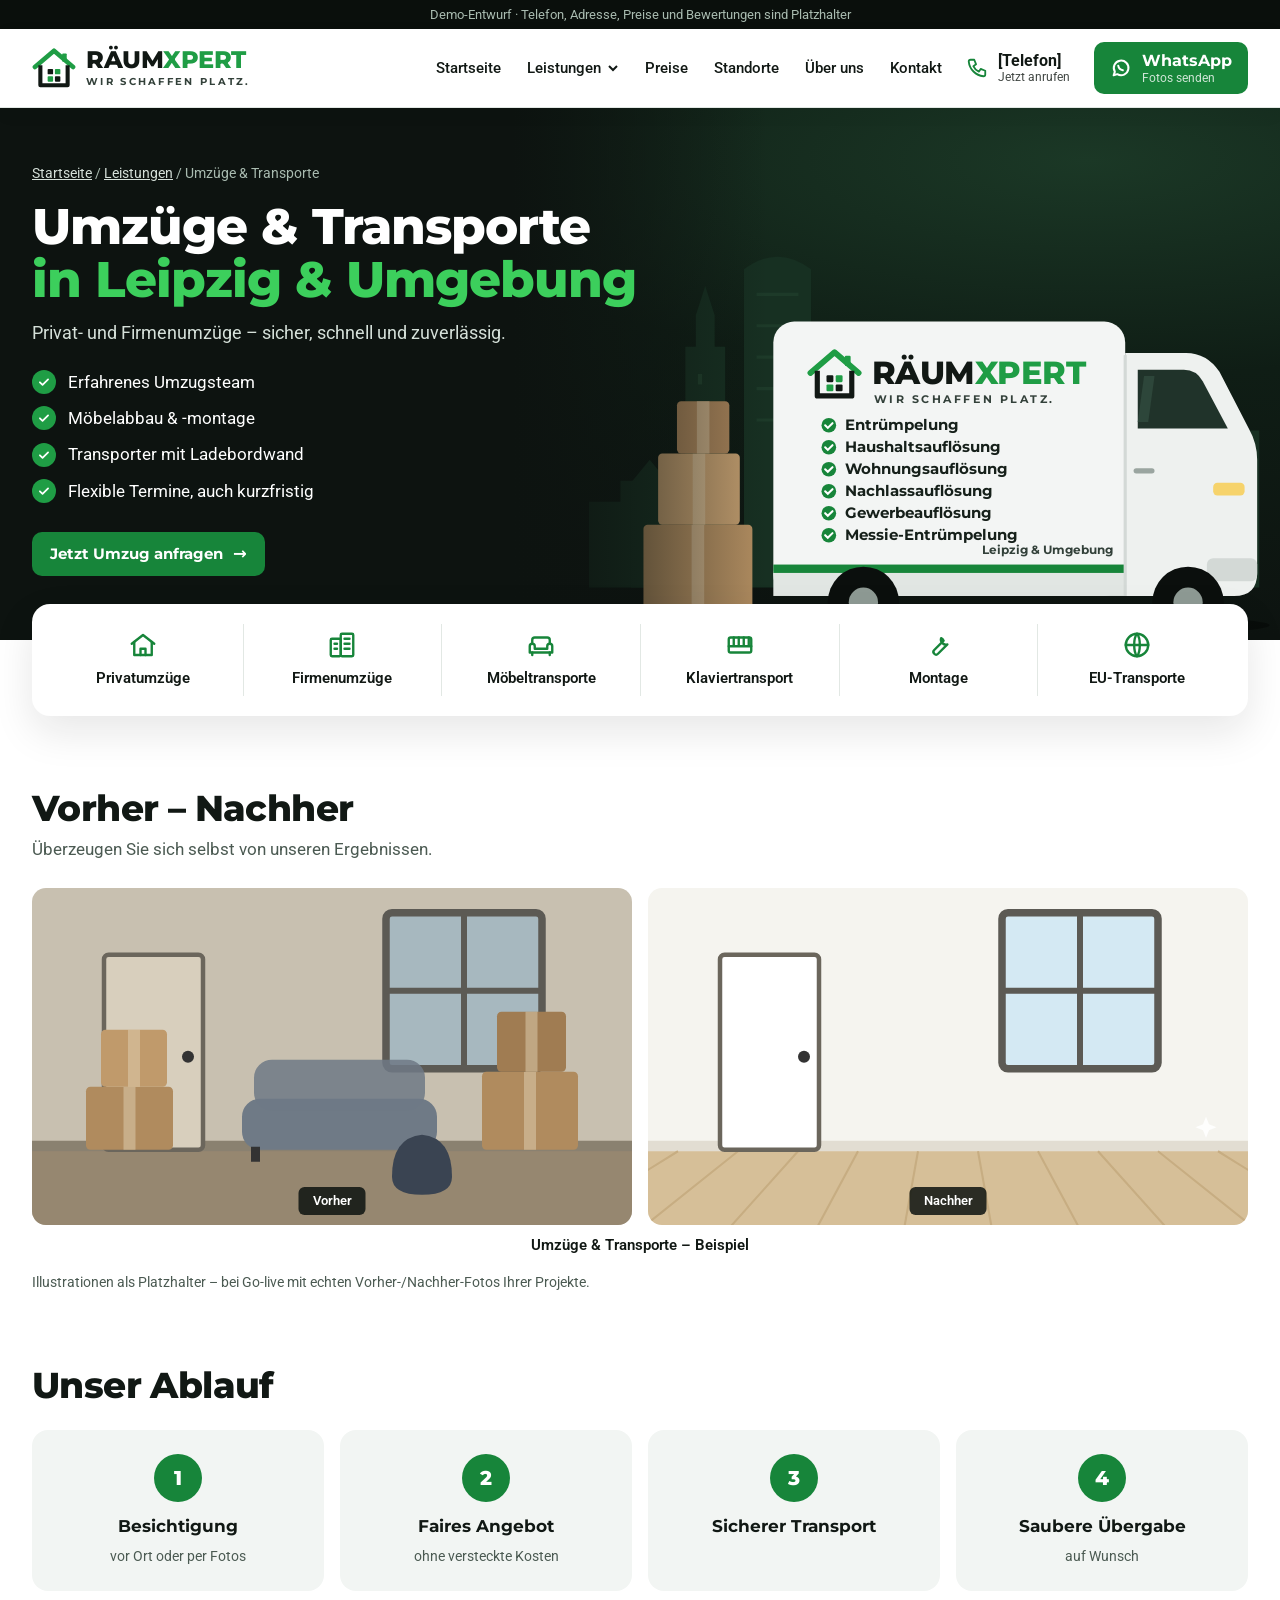
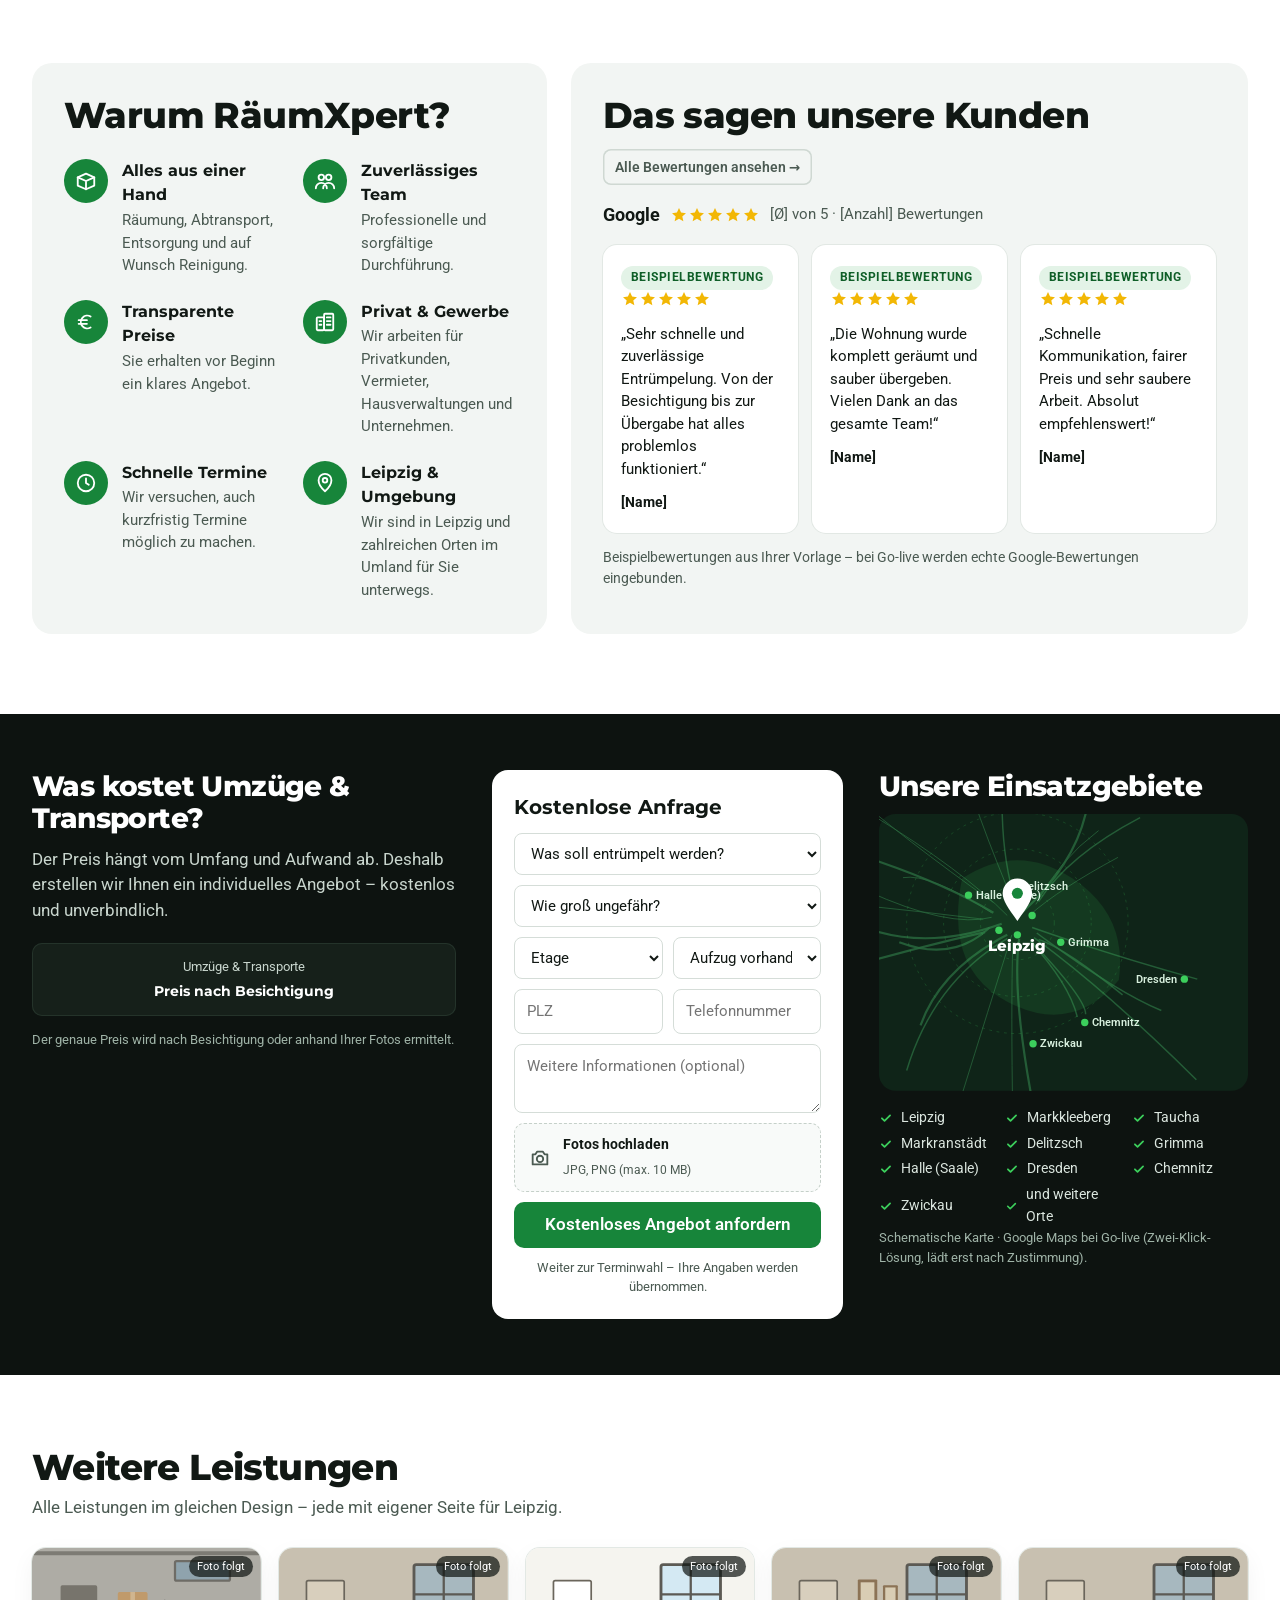
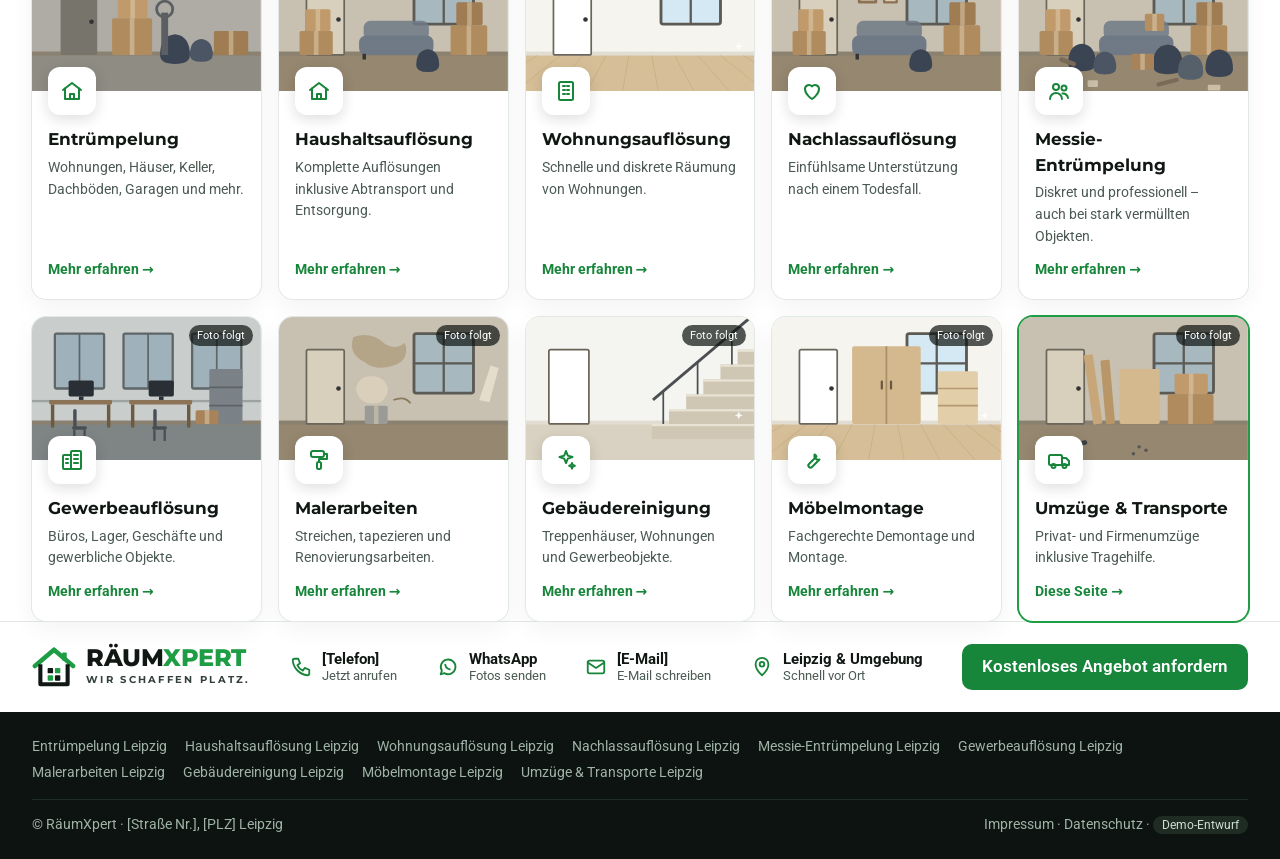
<file: umzuege-transporte-leipzig.html>
<!doctype html>
<html lang="de"><head><meta charset="utf-8"><meta name="viewport" content="width=device-width, initial-scale=1">
<title>Umzüge &amp; Transporte Leipzig &amp; Umgebung | RäumXpert</title><meta name="description" content="Umzüge & Transporte in Leipzig und Umgebung: Privat- und Firmenumzüge – sicher, schnell und zuverlässig. Kostenlose Anfrage per Formular, Telefon oder WhatsApp."><meta name="robots" content="noindex, nofollow">
<link rel="canonical" href="https://entruempelung-leipzig.vercel.app/umzuege-transporte-leipzig"><meta property="og:title" content="Umzüge &amp; Transporte Leipzig &amp; Umgebung | RäumXpert"><meta property="og:description" content="Umzüge & Transporte in Leipzig und Umgebung: Privat- und Firmenumzüge – sicher, schnell und zuverlässig. Kostenlose Anfrage per Formular, Telefon oder WhatsApp."><meta property="og:locale" content="de_DE"><meta property="og:type" content="website">
<meta name="theme-color" content="#0d1310"><link rel="icon" href="/favicon.svg" type="image/svg+xml">
<link rel="preload" href="/fonts/montserrat-600-800-latin.woff2" as="font" type="font/woff2" crossorigin><link rel="stylesheet" href="/styles.css">
<script type="application/ld+json">{"@context": "https://schema.org", "@graph": [{"@type": "Service", "serviceType": "Umzüge & Transporte", "areaServed": "Leipzig und Umgebung", "provider": {"@type": "LocalBusiness", "name": "RäumXpert"}, "url": "https://entruempelung-leipzig.vercel.app/umzuege-transporte-leipzig"}, {"@type": "BreadcrumbList", "itemListElement": [{"@type": "ListItem", "position": 1, "name": "Startseite", "item": "https://entruempelung-leipzig.vercel.app/"}, {"@type": "ListItem", "position": 2, "name": "Umzüge & Transporte", "item": "https://entruempelung-leipzig.vercel.app/umzuege-transporte-leipzig"}]}]}</script>
</head><body>
<div class="demobar">Demo-Entwurf · Telefon, Adresse, Preise und Bewertungen sind Platzhalter</div>
<header class="hdr"><div class="wrap nav"><a class="logo" href="/" aria-label="RäumXpert – Startseite"><svg width="44" height="40" viewBox="0 0 48 44" aria-hidden="true"><path d="M3 21L24 3l21 18" fill="none" stroke="#1f9d45" stroke-width="5" stroke-linecap="round" stroke-linejoin="round"/><rect x="33" y="6" width="5" height="9" rx="1" fill="#1f9d45"/><path d="M9 19v22h30V19" fill="none" stroke="#111814" stroke-width="4.5" stroke-linejoin="round"/><g><rect x="17" y="23" width="6" height="6" rx="1" fill="#111814"/><rect x="25" y="23" width="6" height="6" rx="1" fill="#1f9d45"/><rect x="17" y="31" width="6" height="6" rx="1" fill="#1f9d45"/><rect x="25" y="31" width="6" height="6" rx="1" fill="#111814"/></g></svg><span><b>RÄUM<em>XPERT</em></b><small>WIR SCHAFFEN PLATZ.</small></span></a>
<nav class="mainnav" aria-label="Hauptnavigation"><a href="/">Startseite</a>
<div class="dd"><button type="button" aria-haspopup="true">Leistungen <svg width="12" height="12" viewBox="0 0 12 12" aria-hidden="true"><path d="M2 4l4 4 4-4" stroke="currentColor" stroke-width="2" fill="none"/></svg></button><div class="ddm"><a href="/entruempelung-leipzig"><svg width="20" height="20" viewBox="0 0 24 24" fill="none" stroke="#17853a" stroke-width="2" stroke-linecap="round" stroke-linejoin="round" aria-hidden="true"><path d="M3 11l9-7 9 7"/><path d="M5 9.5V20h14V9.5"/><path d="M10 20v-5h4v5"/></svg><span>Entrümpelung</span></a><a href="/haushaltsaufloesung-leipzig"><svg width="20" height="20" viewBox="0 0 24 24" fill="none" stroke="#17853a" stroke-width="2" stroke-linecap="round" stroke-linejoin="round" aria-hidden="true"><path d="M3 11l9-7 9 7"/><path d="M5 9.5V20h14V9.5"/><path d="M10 20v-5h4v5"/></svg><span>Haushaltsauflösung</span></a><a href="/wohnungsaufloesung-leipzig"><svg width="20" height="20" viewBox="0 0 24 24" fill="none" stroke="#17853a" stroke-width="2" stroke-linecap="round" stroke-linejoin="round" aria-hidden="true"><rect x="5" y="3" width="14" height="18" rx="1.5"/><path d="M9 7h2M13 7h2M9 11h2M13 11h2M9 15h2M13 15h2"/></svg><span>Wohnungsauflösung</span></a><a href="/nachlassaufloesung-leipzig"><svg width="20" height="20" viewBox="0 0 24 24" fill="none" stroke="#17853a" stroke-width="2" stroke-linecap="round" stroke-linejoin="round" aria-hidden="true"><path d="M12 20s-7-4.4-7-10a4 4 0 0 1 7-2.6A4 4 0 0 1 19 10c0 5.6-7 10-7 10z"/></svg><span>Nachlassauflösung</span></a><a href="/messie-entruempelung-leipzig"><svg width="20" height="20" viewBox="0 0 24 24" fill="none" stroke="#17853a" stroke-width="2" stroke-linecap="round" stroke-linejoin="round" aria-hidden="true"><circle cx="9" cy="8" r="3"/><path d="M3 20a6 6 0 0 1 12 0"/><circle cx="17" cy="9" r="2.5"/><path d="M15.5 14.5A5 5 0 0 1 21 19"/></svg><span>Messie-Entrümpelung</span></a><a href="/gewerbeaufloesung-leipzig"><svg width="20" height="20" viewBox="0 0 24 24" fill="none" stroke="#17853a" stroke-width="2" stroke-linecap="round" stroke-linejoin="round" aria-hidden="true"><rect x="3" y="7" width="8" height="14" rx="1"/><rect x="11" y="3" width="10" height="18" rx="1"/><path d="M14 7h4M14 11h4M14 15h4M6 11h2M6 15h2"/></svg><span>Gewerbeauflösung</span></a><a href="/malerarbeiten-leipzig"><svg width="20" height="20" viewBox="0 0 24 24" fill="none" stroke="#17853a" stroke-width="2" stroke-linecap="round" stroke-linejoin="round" aria-hidden="true"><rect x="4" y="3" width="13" height="6" rx="2"/><path d="M17 6h3v5h-8v3"/><rect x="10" y="14" width="4" height="7" rx="1.5"/></svg><span>Malerarbeiten</span></a><a href="/gebaeudereinigung-leipzig"><svg width="20" height="20" viewBox="0 0 24 24" fill="none" stroke="#17853a" stroke-width="2" stroke-linecap="round" stroke-linejoin="round" aria-hidden="true"><path d="M12 3l1.8 4.6L18.5 9l-4.7 1.6L12 15l-1.8-4.4L5.5 9l4.7-1.4z"/><path d="M18 15l.8 2 2 .8-2 .8-.8 2-.8-2-2-.8 2-.8z"/></svg><span>Gebäudereinigung</span></a><a href="/moebelmontage-leipzig"><svg width="20" height="20" viewBox="0 0 24 24" fill="none" stroke="#17853a" stroke-width="2" stroke-linecap="round" stroke-linejoin="round" aria-hidden="true"><path d="M14.5 6.5a4 4 0 0 0 5 5L12 19a2.1 2.1 0 0 1-3-3l7.5-7.5a4 4 0 0 0-2-2z"/></svg><span>Möbelmontage</span></a><a href="/umzuege-transporte-leipzig" aria-current=page><svg width="20" height="20" viewBox="0 0 24 24" fill="none" stroke="#17853a" stroke-width="2" stroke-linecap="round" stroke-linejoin="round" aria-hidden="true"><rect x="2" y="7" width="13" height="10" rx="1.5"/><path d="M15 10h4l3 3v4h-7"/><circle cx="6.5" cy="18" r="2"/><circle cx="17.5" cy="18" r="2"/></svg><span>Umzüge &amp; Transporte</span></a></div></div>
<a href="/#preise">Preise</a><a href="/#einsatzgebiet">Standorte</a><a href="/#warum">Über uns</a><a href="/#kontakt">Kontakt</a></nav>
<a class="hphone" href="tel:"><svg width="22" height="22" viewBox="0 0 24 24" fill="none" stroke="#17853a" stroke-width="2" stroke-linecap="round" stroke-linejoin="round" aria-hidden="true"><path d="M5 3h4l2 5-3 2a12 12 0 0 0 6 6l2-3 5 2v4a2 2 0 0 1-2 2A18 18 0 0 1 3 5a2 2 0 0 1 2-2z"/></svg><span><b>[Telefon]</b><small>Jetzt anrufen</small></span></a>
<a class="btn wa hwa" href="https://wa.me/" aria-label="WhatsApp – Fotos senden"><svg width="22" height="22" viewBox="0 0 24 24" fill="none" stroke="#fff" stroke-width="2.2" stroke-linecap="round" stroke-linejoin="round" aria-hidden="true"><path d="M4 20l1.3-4A8 8 0 1 1 8 18.7z"/><path d="M9 9.5c.4 2.6 2.4 4.6 5 5"/></svg><span><b>WhatsApp</b><small>Fotos senden</small></span></a>
<details class="mnav"><summary aria-label="Menü"><span></span><span></span><span></span></summary><div class="mpanel"><a href="/">Startseite</a><p>Leistungen</p><a href="/entruempelung-leipzig">Entrümpelung</a><a href="/haushaltsaufloesung-leipzig">Haushaltsauflösung</a><a href="/wohnungsaufloesung-leipzig">Wohnungsauflösung</a><a href="/nachlassaufloesung-leipzig">Nachlassauflösung</a><a href="/messie-entruempelung-leipzig">Messie-Entrümpelung</a><a href="/gewerbeaufloesung-leipzig">Gewerbeauflösung</a><a href="/malerarbeiten-leipzig">Malerarbeiten</a><a href="/gebaeudereinigung-leipzig">Gebäudereinigung</a><a href="/moebelmontage-leipzig">Möbelmontage</a><a href="/umzuege-transporte-leipzig">Umzüge &amp; Transporte</a><a href="/#preise">Preise</a><a href="/#kontakt">Kontakt</a><a class="btn" href="/kostenlose-anfrage">Kostenlose Anfrage</a></div></details>
</div></header><main><section class="hero shero isvan"><div class="sbg"><svg class="heroart" viewBox="0 0 660 450" preserveAspectRatio="xMidYMax meet" aria-hidden="true"><g fill="#173022">
<path d="M0 400V318h30v-20h26v102z"/><path d="M40 400V300l18-22 18 22v100z"/>
<path d="M92 400V170h10v-30l9-28 9 28v30h10v260z"/><rect x="104" y="196" width="4" height="10" fill="#21402d"/>
<path d="M148 400V96q32-24 64 0v304z"/><path d="M160 120h40M160 150h40M160 180h40M160 210h40M160 240h40" stroke="#1d3a29" stroke-width="3"/>
<path d="M226 400V240h12l9-70 9 70h12v160z"/><path d="M276 400V286h44v114z"/><path d="M330 400V250h28v-16h20v166z"/>
<path d="M392 400V214l20-30 20 30v186z"/><path d="M446 400V270h36v130z"/><path d="M490 400V230h14l8-46 8 46h14v170z"/>
<path d="M546 400V292h40v108z"/><path d="M596 400V250h44v150z"/></g><g><rect x="52" y="340" width="104" height="86" rx="4" fill="#b48f62"/><rect x="98.0" y="340" width="12" height="86" fill="#d8c4a2" opacity=".55"/><rect x="66" y="272" width="78" height="68" rx="4" fill="#c29d6f"/><rect x="99.0" y="272" width="12" height="68" fill="#d8c4a2" opacity=".55"/><rect x="84" y="222" width="50" height="50" rx="4" fill="#a8835a"/><rect x="103.0" y="222" width="12" height="50" fill="#d8c4a2" opacity=".55"/></g><g>
<ellipse cx="400" cy="436" rx="250" ry="12" fill="#000" opacity=".35"/>
<rect x="176" y="146" width="336" height="262" rx="20" fill="#f3f5f4"/>
<rect x="176" y="384" width="336" height="24" fill="#e1e6e3"/><rect x="176" y="378" width="336" height="8" fill="#17853a"/>
<path d="M512 176h58q20 0 32 18l28 54q8 14 8 30v108q0 22-22 22H512z" fill="#eef1ef"/>
<path d="M524 192h44q12 0 18 11l24 45h-86z" fill="#20332a"/><path d="M530 198l10 0-6 44h-10z" fill="#2d463a"/>
<rect x="596" y="300" width="30" height="12" rx="4" fill="#f6d36b"/><rect x="590" y="372" width="48" height="22" rx="6" fill="#d3d9d6"/>
<rect x="520" y="286" width="20" height="5" rx="2.5" fill="#9aa5a0"/><path d="M512 178v230" stroke="#d3d9d6" stroke-width="3"/>
<g transform="translate(208 172) scale(1.15)"><svg x="0" y="0" width="46" height="42" viewBox="0 0 48 44" aria-hidden="true"><path d="M3 21L24 3l21 18" fill="none" stroke="#1f9d45" stroke-width="5" stroke-linecap="round" stroke-linejoin="round"/><rect x="33" y="6" width="5" height="9" rx="1" fill="#1f9d45"/><path d="M9 19v22h30V19" fill="none" stroke="#111814" stroke-width="4.5" stroke-linejoin="round"/><g><rect x="17" y="23" width="6" height="6" rx="1" fill="#111814"/><rect x="25" y="23" width="6" height="6" rx="1" fill="#1f9d45"/><rect x="17" y="31" width="6" height="6" rx="1" fill="#1f9d45"/><rect x="25" y="31" width="6" height="6" rx="1" fill="#111814"/></g></svg></g>
<text x="270" y="206" font-family="Montserrat,sans-serif" font-weight="800" font-size="31" fill="#111814" letter-spacing="-.5">RÄUM<tspan fill="#1f9d45">XPERT</tspan></text>
<text x="272" y="224" font-family="Montserrat,sans-serif" font-weight="700" font-size="10.5" fill="#33413a" letter-spacing="2.4">WIR SCHAFFEN PLATZ.</text>
<g transform="translate(222 250)"><circle r="7" cx="7" cy="-5" fill="#17853a"/><path d="M3.5 -5l2.5 2.5 4.5-4.5" stroke="#fff" stroke-width="2" fill="none" stroke-linecap="round"/><text x="22" y="0" font-size="14.5" font-weight="700" fill="#16201a" font-family="Montserrat,sans-serif">Entrümpelung</text></g><g transform="translate(222 271)"><circle r="7" cx="7" cy="-5" fill="#17853a"/><path d="M3.5 -5l2.5 2.5 4.5-4.5" stroke="#fff" stroke-width="2" fill="none" stroke-linecap="round"/><text x="22" y="0" font-size="14.5" font-weight="700" fill="#16201a" font-family="Montserrat,sans-serif">Haushaltsauflösung</text></g><g transform="translate(222 292)"><circle r="7" cx="7" cy="-5" fill="#17853a"/><path d="M3.5 -5l2.5 2.5 4.5-4.5" stroke="#fff" stroke-width="2" fill="none" stroke-linecap="round"/><text x="22" y="0" font-size="14.5" font-weight="700" fill="#16201a" font-family="Montserrat,sans-serif">Wohnungsauflösung</text></g><g transform="translate(222 313)"><circle r="7" cx="7" cy="-5" fill="#17853a"/><path d="M3.5 -5l2.5 2.5 4.5-4.5" stroke="#fff" stroke-width="2" fill="none" stroke-linecap="round"/><text x="22" y="0" font-size="14.5" font-weight="700" fill="#16201a" font-family="Montserrat,sans-serif">Nachlassauflösung</text></g><g transform="translate(222 334)"><circle r="7" cx="7" cy="-5" fill="#17853a"/><path d="M3.5 -5l2.5 2.5 4.5-4.5" stroke="#fff" stroke-width="2" fill="none" stroke-linecap="round"/><text x="22" y="0" font-size="14.5" font-weight="700" fill="#16201a" font-family="Montserrat,sans-serif">Gewerbeauflösung</text></g><g transform="translate(222 355)"><circle r="7" cx="7" cy="-5" fill="#17853a"/><path d="M3.5 -5l2.5 2.5 4.5-4.5" stroke="#fff" stroke-width="2" fill="none" stroke-linecap="round"/><text x="22" y="0" font-size="14.5" font-weight="700" fill="#16201a" font-family="Montserrat,sans-serif">Messie-Entrümpelung</text></g>
<text x="500" y="368" text-anchor="end" font-family="Montserrat,sans-serif" font-weight="700" font-size="11" fill="#33413a">Leipzig &amp; Umgebung</text>
<g><circle cx="262" cy="414" r="34" fill="#0b0f0d"/><circle cx="262" cy="414" r="14" fill="#8e9a94"/><circle cx="572" cy="414" r="34" fill="#0b0f0d"/><circle cx="572" cy="414" r="14" fill="#8e9a94"/></g>
</g></svg></div><div class="wrap"><div class="htxt">
<nav class="crumb" aria-label="Brotkrumen"><a href="/">Startseite</a> / <a href="/#leistungen">Leistungen</a> / Umzüge &amp; Transporte</nav>
<h1>Umzüge &amp; Transporte <span>in Leipzig &amp; Umgebung</span></h1><p class="lead">Privat- und Firmenumzüge – sicher, schnell und zuverlässig.</p><ul class="chk"><li><i><svg width="14" height="14" viewBox="0 0 24 24" fill="none" stroke="#fff" stroke-width="3" stroke-linecap="round" stroke-linejoin="round" aria-hidden="true"><path d="M5 12.5l4.5 4.5L19 7.5"/></svg></i>Erfahrenes Umzugsteam</li><li><i><svg width="14" height="14" viewBox="0 0 24 24" fill="none" stroke="#fff" stroke-width="3" stroke-linecap="round" stroke-linejoin="round" aria-hidden="true"><path d="M5 12.5l4.5 4.5L19 7.5"/></svg></i>Möbelabbau &amp; -montage</li><li><i><svg width="14" height="14" viewBox="0 0 24 24" fill="none" stroke="#fff" stroke-width="3" stroke-linecap="round" stroke-linejoin="round" aria-hidden="true"><path d="M5 12.5l4.5 4.5L19 7.5"/></svg></i>Transporter mit Ladebordwand</li><li><i><svg width="14" height="14" viewBox="0 0 24 24" fill="none" stroke="#fff" stroke-width="3" stroke-linecap="round" stroke-linejoin="round" aria-hidden="true"><path d="M5 12.5l4.5 4.5L19 7.5"/></svg></i>Flexible Termine, auch kurzfristig</li></ul>
<a class="btn big" href="/kostenlose-anfrage?leistung=umzuege-transporte"><b>Jetzt Umzug anfragen</b> <span class="arr">→</span></a></div></div></section>
<div class="wrap"><ul class="objrow"><li><svg width="30" height="30" viewBox="0 0 24 24" fill="none" stroke="#17853a" stroke-width="1.9" stroke-linecap="round" stroke-linejoin="round" aria-hidden="true"><path d="M3 11l9-7 9 7"/><path d="M5 9.5V20h14V9.5"/><path d="M10 20v-5h4v5"/></svg><span>Privatumzüge</span></li><li><svg width="30" height="30" viewBox="0 0 24 24" fill="none" stroke="#17853a" stroke-width="1.9" stroke-linecap="round" stroke-linejoin="round" aria-hidden="true"><rect x="3" y="7" width="8" height="14" rx="1"/><rect x="11" y="3" width="10" height="18" rx="1"/><path d="M14 7h4M14 11h4M14 15h4M6 11h2M6 15h2"/></svg><span>Firmenumzüge</span></li><li><svg width="30" height="30" viewBox="0 0 24 24" fill="none" stroke="#17853a" stroke-width="1.9" stroke-linecap="round" stroke-linejoin="round" aria-hidden="true"><path d="M5 11V8a2 2 0 0 1 2-2h10a2 2 0 0 1 2 2v3"/><path d="M3 13a2 2 0 0 1 4 0v2h10v-2a2 2 0 0 1 4 0v5H3z"/><path d="M5 18v2M19 18v2"/></svg><span>Möbeltransporte</span></li><li><svg width="30" height="30" viewBox="0 0 24 24" fill="none" stroke="#17853a" stroke-width="1.9" stroke-linecap="round" stroke-linejoin="round" aria-hidden="true"><rect x="3" y="6" width="18" height="12" rx="1.5"/><path d="M7 6v7M11 6v7M15 6v7M19 6v7M3 13h18"/></svg><span>Klaviertransport</span></li><li><svg width="30" height="30" viewBox="0 0 24 24" fill="none" stroke="#17853a" stroke-width="1.9" stroke-linecap="round" stroke-linejoin="round" aria-hidden="true"><path d="M14.5 6.5a4 4 0 0 0 5 5L12 19a2.1 2.1 0 0 1-3-3l7.5-7.5a4 4 0 0 0-2-2z"/></svg><span>Montage</span></li><li><svg width="30" height="30" viewBox="0 0 24 24" fill="none" stroke="#17853a" stroke-width="1.9" stroke-linecap="round" stroke-linejoin="round" aria-hidden="true"><circle cx="12" cy="12" r="9"/><path d="M3 12h18M12 3c3 3.5 3 14.5 0 18M12 3c-3 3.5-3 14.5 0 18"/></svg><span>EU-Transporte</span></li></ul></div>
<section class="wrap sec" id="vorher-nachher"><h2>Vorher – Nachher</h2><p class="sub">Überzeugen Sie sich selbst von unseren Ergebnissen.</p><div class="pairs n1"><figure class="pair big"><div class="pp"><div><svg viewBox="0 0 400 260" preserveAspectRatio="xMidYMid slice" aria-hidden="true"><rect width="400" height="260" fill="#c8c0b0"/><polygon points="0,192 400,192 400,260 0,260" fill="#968770"/><rect y="186" width="400" height="7" fill="#8a8170"/><rect x="236" y="34" width="104" height="104" rx="4" fill="#a7b8bf" stroke="#5c5a54" stroke-width="5"/><path d="M288 34v104M236 86h104" stroke="#5c5a54" stroke-width="4"/><rect x="48" y="62" width="66" height="130" rx="3" fill="#d8cfbd" stroke="#6b665c" stroke-width="3"/><circle cx="104" cy="130" r="4" fill="#333"/><rect x="140" y="158" width="130" height="34" rx="12" fill="#6f7a86"/><rect x="148" y="132" width="114" height="34" rx="12" fill="#6f7a86" opacity=".85"/><rect x="146" y="190" width="6" height="10" fill="#333"/><rect x="258" y="190" width="6" height="10" fill="#333"/><rect x="36" y="150" width="58" height="42" rx="3" fill="#b08b5e"/><rect x="61.0" y="150" width="8" height="42" fill="#e2d2b4" opacity=".5"/><rect x="46" y="112" width="44" height="38" rx="3" fill="#c09a6b"/><rect x="64.0" y="112" width="8" height="38" fill="#e2d2b4" opacity=".5"/><rect x="300" y="140" width="64" height="52" rx="3" fill="#b08b5e"/><rect x="328.0" y="140" width="8" height="52" fill="#e2d2b4" opacity=".5"/><rect x="310" y="100" width="46" height="40" rx="3" fill="#a07c52"/><rect x="329.0" y="100" width="8" height="40" fill="#e2d2b4" opacity=".5"/><path d="M240 210 q0 -26.0 20 -28.0 q20 2.0 20 28.0 q0 12.0 -20 12.0 q-20 0 -20 -12.0z" fill="#3a4452"/></svg><span>Vorher</span></div><div><svg viewBox="0 0 400 260" preserveAspectRatio="xMidYMid slice" aria-hidden="true"><rect width="400" height="260" fill="#f5f4ef"/><polygon points="0,192 400,192 400,260 0,260" fill="#d6bf98"/><rect y="186" width="400" height="7" fill="#e2ddd2"/><path d="M20 193 L-88.0 260" stroke="#c7ad82" stroke-width="1.4"/><path d="M60 193 L-24.0 260" stroke="#c7ad82" stroke-width="1.4"/><path d="M100 193 L40.0 260" stroke="#c7ad82" stroke-width="1.4"/><path d="M140 193 L104.0 260" stroke="#c7ad82" stroke-width="1.4"/><path d="M180 193 L168.0 260" stroke="#c7ad82" stroke-width="1.4"/><path d="M220 193 L232.0 260" stroke="#c7ad82" stroke-width="1.4"/><path d="M260 193 L296.0 260" stroke="#c7ad82" stroke-width="1.4"/><path d="M300 193 L360.0 260" stroke="#c7ad82" stroke-width="1.4"/><path d="M340 193 L424.0 260" stroke="#c7ad82" stroke-width="1.4"/><path d="M380 193 L488.0 260" stroke="#c7ad82" stroke-width="1.4"/><rect x="236" y="34" width="104" height="104" rx="4" fill="#d4e9f3" stroke="#5c5a54" stroke-width="5"/><path d="M288 34v104M236 86h104" stroke="#5c5a54" stroke-width="4"/><rect x="48" y="62" width="66" height="130" rx="3" fill="#ffffff" stroke="#6b665c" stroke-width="3"/><circle cx="104" cy="130" r="4" fill="#333"/><g fill="#ffffff" opacity=".9"><path d="M84 92l3 8 8 3-8 3-3 8-3-8-8-3 8-3z"/><path d="M372 170l2 5 5 2-5 2-2 5-2-5-5-2 5-2z"/></g></svg><span>Nachher</span></div></div><figcaption>Umzüge &amp; Transporte – Beispiel</figcaption></figure></div><p class="note">Illustrationen als Platzhalter – bei Go-live mit echten Vorher-/Nachher-Fotos Ihrer Projekte.</p></section>
<section class="wrap sec"><h2>Unser Ablauf</h2><ol class="abl"><li><span class="n">1</span><b>Besichtigung</b><small>vor Ort oder per Fotos</small></li><li><span class="n">2</span><b>Faires Angebot</b><small>ohne versteckte Kosten</small></li><li><span class="n">3</span><b>Sicherer Transport</b><small></small></li><li><span class="n">4</span><b>Saubere Übergabe</b><small>auf Wunsch</small></li></ol></section>
<section class="wrap sec wr" id="warum"><div class="whybox"><h2>Warum RäumXpert?</h2><ul class="why"><li><span class="wico"><svg width="22" height="22" viewBox="0 0 24 24" fill="none" stroke="#fff" stroke-width="2" stroke-linecap="round" stroke-linejoin="round" aria-hidden="true"><path d="M3 8l9-4 9 4v9l-9 4-9-4z"/><path d="M3 8l9 4 9-4M12 12v9"/></svg></span><div><h3>Alles aus einer Hand</h3><p>Räumung, Abtransport, Entsorgung und auf Wunsch Reinigung.</p></div></li><li><span class="wico"><svg width="22" height="22" viewBox="0 0 24 24" fill="none" stroke="#fff" stroke-width="2" stroke-linecap="round" stroke-linejoin="round" aria-hidden="true"><circle cx="8" cy="8" r="3"/><circle cx="16" cy="8" r="3"/><path d="M2 20a6 6 0 0 1 12 0M10 20a6 6 0 0 1 12 0"/></svg></span><div><h3>Zuverlässiges Team</h3><p>Professionelle und sorgfältige Durchführung.</p></div></li><li><span class="wico"><svg width="22" height="22" viewBox="0 0 24 24" fill="none" stroke="#fff" stroke-width="2" stroke-linecap="round" stroke-linejoin="round" aria-hidden="true"><path d="M17 6a7 7 0 1 0 0 12"/><path d="M4 10h9M4 14h9"/></svg></span><div><h3>Transparente Preise</h3><p>Sie erhalten vor Beginn ein klares Angebot.</p></div></li><li><span class="wico"><svg width="22" height="22" viewBox="0 0 24 24" fill="none" stroke="#fff" stroke-width="2" stroke-linecap="round" stroke-linejoin="round" aria-hidden="true"><rect x="3" y="7" width="8" height="14" rx="1"/><rect x="11" y="3" width="10" height="18" rx="1"/><path d="M14 7h4M14 11h4M14 15h4M6 11h2M6 15h2"/></svg></span><div><h3>Privat &amp; Gewerbe</h3><p>Wir arbeiten für Privatkunden, Vermieter, Hausverwaltungen und Unternehmen.</p></div></li><li><span class="wico"><svg width="22" height="22" viewBox="0 0 24 24" fill="none" stroke="#fff" stroke-width="2" stroke-linecap="round" stroke-linejoin="round" aria-hidden="true"><circle cx="12" cy="12" r="9"/><path d="M12 7v5l3 2"/></svg></span><div><h3>Schnelle Termine</h3><p>Wir versuchen, auch kurzfristig Termine möglich zu machen.</p></div></li><li><span class="wico"><svg width="22" height="22" viewBox="0 0 24 24" fill="none" stroke="#fff" stroke-width="2" stroke-linecap="round" stroke-linejoin="round" aria-hidden="true"><path d="M12 21s-7-6-7-12a7 7 0 0 1 14 0c0 6-7 12-7 12z"/><circle cx="12" cy="9" r="2.5"/></svg></span><div><h3>Leipzig &amp; Umgebung</h3><p>Wir sind in Leipzig und zahlreichen Orten im Umland für Sie unterwegs.</p></div></li></ul></div>
<div class="revbox" id="bewertungen"><div class="rhead"><h2>Das sagen unsere Kunden</h2><span class="rbtn" aria-disabled="true">Alle Bewertungen ansehen →</span></div>
<div class="gscore"><b>Google</b><span class="stars"><svg width="18" height="18" viewBox="0 0 24 24" aria-hidden="true"><path d="M12 2.8l2.8 6 6.5.7-4.9 4.4 1.4 6.4L12 17l-5.8 3.3 1.4-6.4-4.9-4.4 6.5-.7z" fill="#f2b705"/></svg><svg width="18" height="18" viewBox="0 0 24 24" aria-hidden="true"><path d="M12 2.8l2.8 6 6.5.7-4.9 4.4 1.4 6.4L12 17l-5.8 3.3 1.4-6.4-4.9-4.4 6.5-.7z" fill="#f2b705"/></svg><svg width="18" height="18" viewBox="0 0 24 24" aria-hidden="true"><path d="M12 2.8l2.8 6 6.5.7-4.9 4.4 1.4 6.4L12 17l-5.8 3.3 1.4-6.4-4.9-4.4 6.5-.7z" fill="#f2b705"/></svg><svg width="18" height="18" viewBox="0 0 24 24" aria-hidden="true"><path d="M12 2.8l2.8 6 6.5.7-4.9 4.4 1.4 6.4L12 17l-5.8 3.3 1.4-6.4-4.9-4.4 6.5-.7z" fill="#f2b705"/></svg><svg width="18" height="18" viewBox="0 0 24 24" aria-hidden="true"><path d="M12 2.8l2.8 6 6.5.7-4.9 4.4 1.4 6.4L12 17l-5.8 3.3 1.4-6.4-4.9-4.4 6.5-.7z" fill="#f2b705"/></svg></span><span>[Ø] von 5 · [Anzahl] Bewertungen</span></div><div class="revs"><blockquote class="rev"><span class="bsp">Beispielbewertung</span><div class="stars"><svg width="18" height="18" viewBox="0 0 24 24" aria-hidden="true"><path d="M12 2.8l2.8 6 6.5.7-4.9 4.4 1.4 6.4L12 17l-5.8 3.3 1.4-6.4-4.9-4.4 6.5-.7z" fill="#f2b705"/></svg><svg width="18" height="18" viewBox="0 0 24 24" aria-hidden="true"><path d="M12 2.8l2.8 6 6.5.7-4.9 4.4 1.4 6.4L12 17l-5.8 3.3 1.4-6.4-4.9-4.4 6.5-.7z" fill="#f2b705"/></svg><svg width="18" height="18" viewBox="0 0 24 24" aria-hidden="true"><path d="M12 2.8l2.8 6 6.5.7-4.9 4.4 1.4 6.4L12 17l-5.8 3.3 1.4-6.4-4.9-4.4 6.5-.7z" fill="#f2b705"/></svg><svg width="18" height="18" viewBox="0 0 24 24" aria-hidden="true"><path d="M12 2.8l2.8 6 6.5.7-4.9 4.4 1.4 6.4L12 17l-5.8 3.3 1.4-6.4-4.9-4.4 6.5-.7z" fill="#f2b705"/></svg><svg width="18" height="18" viewBox="0 0 24 24" aria-hidden="true"><path d="M12 2.8l2.8 6 6.5.7-4.9 4.4 1.4 6.4L12 17l-5.8 3.3 1.4-6.4-4.9-4.4 6.5-.7z" fill="#f2b705"/></svg></div><p>„Sehr schnelle und zuverlässige Entrümpelung. Von der Besichtigung bis zur Übergabe hat alles problemlos funktioniert.“</p><cite>[Name]</cite></blockquote><blockquote class="rev"><span class="bsp">Beispielbewertung</span><div class="stars"><svg width="18" height="18" viewBox="0 0 24 24" aria-hidden="true"><path d="M12 2.8l2.8 6 6.5.7-4.9 4.4 1.4 6.4L12 17l-5.8 3.3 1.4-6.4-4.9-4.4 6.5-.7z" fill="#f2b705"/></svg><svg width="18" height="18" viewBox="0 0 24 24" aria-hidden="true"><path d="M12 2.8l2.8 6 6.5.7-4.9 4.4 1.4 6.4L12 17l-5.8 3.3 1.4-6.4-4.9-4.4 6.5-.7z" fill="#f2b705"/></svg><svg width="18" height="18" viewBox="0 0 24 24" aria-hidden="true"><path d="M12 2.8l2.8 6 6.5.7-4.9 4.4 1.4 6.4L12 17l-5.8 3.3 1.4-6.4-4.9-4.4 6.5-.7z" fill="#f2b705"/></svg><svg width="18" height="18" viewBox="0 0 24 24" aria-hidden="true"><path d="M12 2.8l2.8 6 6.5.7-4.9 4.4 1.4 6.4L12 17l-5.8 3.3 1.4-6.4-4.9-4.4 6.5-.7z" fill="#f2b705"/></svg><svg width="18" height="18" viewBox="0 0 24 24" aria-hidden="true"><path d="M12 2.8l2.8 6 6.5.7-4.9 4.4 1.4 6.4L12 17l-5.8 3.3 1.4-6.4-4.9-4.4 6.5-.7z" fill="#f2b705"/></svg></div><p>„Die Wohnung wurde komplett geräumt und sauber übergeben. Vielen Dank an das gesamte Team!“</p><cite>[Name]</cite></blockquote><blockquote class="rev"><span class="bsp">Beispielbewertung</span><div class="stars"><svg width="18" height="18" viewBox="0 0 24 24" aria-hidden="true"><path d="M12 2.8l2.8 6 6.5.7-4.9 4.4 1.4 6.4L12 17l-5.8 3.3 1.4-6.4-4.9-4.4 6.5-.7z" fill="#f2b705"/></svg><svg width="18" height="18" viewBox="0 0 24 24" aria-hidden="true"><path d="M12 2.8l2.8 6 6.5.7-4.9 4.4 1.4 6.4L12 17l-5.8 3.3 1.4-6.4-4.9-4.4 6.5-.7z" fill="#f2b705"/></svg><svg width="18" height="18" viewBox="0 0 24 24" aria-hidden="true"><path d="M12 2.8l2.8 6 6.5.7-4.9 4.4 1.4 6.4L12 17l-5.8 3.3 1.4-6.4-4.9-4.4 6.5-.7z" fill="#f2b705"/></svg><svg width="18" height="18" viewBox="0 0 24 24" aria-hidden="true"><path d="M12 2.8l2.8 6 6.5.7-4.9 4.4 1.4 6.4L12 17l-5.8 3.3 1.4-6.4-4.9-4.4 6.5-.7z" fill="#f2b705"/></svg><svg width="18" height="18" viewBox="0 0 24 24" aria-hidden="true"><path d="M12 2.8l2.8 6 6.5.7-4.9 4.4 1.4 6.4L12 17l-5.8 3.3 1.4-6.4-4.9-4.4 6.5-.7z" fill="#f2b705"/></svg></div><p>„Schnelle Kommunikation, fairer Preis und sehr saubere Arbeit. Absolut empfehlenswert!“</p><cite>[Name]</cite></blockquote></div>
<p class="note">Beispielbewertungen aus Ihrer Vorlage – bei Go-live werden echte Google-Bewertungen eingebunden.</p></div></section><section class="cband" id="kontakt"><div class="wrap cgrid"><div id="preise"><h2>Was kostet  Umzüge &amp; Transporte?</h2><p>Der Preis hängt vom Umfang und Aufwand ab. Deshalb erstellen wir Ihnen ein individuelles Angebot – kostenlos und unverbindlich.</p><div class="ptiles one"><div class="pt"><span>Umzüge &amp; Transporte</span><b>Preis nach Besichtigung</b></div></div><p class="small">Der genaue Preis wird nach Besichtigung oder anhand Ihrer Fotos ermittelt.</p></div><form class="qform" id="qform" data-leistung="Umzüge & Transporte" novalidate><h3>Kostenlose Anfrage</h3>
<label class="sr" for="q1">Was soll entrümpelt werden?</label><select id="q1" name="objekt"><option value="">Was soll entrümpelt werden?</option><option>Keller</option><option>Dachboden</option><option>Garage</option><option>1-Zimmer-Wohnung</option><option>2-Zimmer-Wohnung</option><option>3-Zimmer-Wohnung</option><option>Haus</option><option>Gewerbeobjekt</option><option>Sonstiges</option></select>
<label class="sr" for="q2">Wie groß ungefähr?</label><select id="q2" name="umfang"><option value="">Wie groß ungefähr?</option><option>bis 20 m²</option><option>20–50 m²</option><option>50–80 m²</option><option>80–120 m²</option><option>über 120 m²</option></select>
<div class="r2"><select id="q3" name="etage" aria-label="Etage"><option value="">Etage</option><option>Erdgeschoss</option><option>1. OG</option><option>2. OG</option><option>3. OG</option><option>4. OG oder höher</option><option>Keller</option></select><select id="q4" name="aufzug" aria-label="Aufzug vorhanden?"><option value="">Aufzug vorhanden?</option><option>Ja</option><option>Nein</option></select></div>
<div class="r2"><input id="q5" name="plz" placeholder="PLZ" inputmode="numeric" aria-label="PLZ"><input id="q6" name="tel" placeholder="Telefonnummer" type="tel" aria-label="Telefonnummer"></div>
<textarea id="q7" name="info" rows="2" placeholder="Weitere Informationen (optional)" aria-label="Weitere Informationen"></textarea>
<label class="up"><svg width="22" height="22" viewBox="0 0 24 24" fill="none" stroke="#4b5a52" stroke-width="2" stroke-linecap="round" stroke-linejoin="round" aria-hidden="true"><path d="M4 8h3l2-3h6l2 3h3v11H4z"/><circle cx="12" cy="13" r="3.5"/></svg><span><b>Fotos hochladen</b><small>JPG, PNG (max. 10 MB)</small></span><input type="file" accept="image/*" multiple></label>
<button class="btn" type="submit">Kostenloses Angebot anfordern</button><p class="fnote">Weiter zur Terminwahl – Ihre Angaben werden übernommen.</p></form><div id="einsatzgebiet"><h2>Unsere Einsatzgebiete</h2><div class="mapw"><div class="map"><svg viewBox="0 0 400 300" role="img" aria-label="Schematische Karte: Leipzig und Umgebung"><rect width="400" height="300" rx="18" fill="#0f2418"/><path d="M144 131 Q119 211 89 307" stroke="#2a6b3f" stroke-width="1" fill="none" opacity=".8"/><path d="M164 109 Q196 81 259 47" stroke="#2a6b3f" stroke-width="1" fill="none" opacity=".8"/><path d="M156 106 Q218 49 227 -16" stroke="#2a6b3f" stroke-width="2.4" fill="none" opacity=".8"/><path d="M166 123 Q251 153 345 179" stroke="#2a6b3f" stroke-width="1.6" fill="none" opacity=".8"/><path d="M122 107 Q55 64 26 69" stroke="#2a6b3f" stroke-width="1" fill="none" opacity=".8"/><path d="M124 107 Q67 73 -23 44" stroke="#2a6b3f" stroke-width="2.4" fill="none" opacity=".8"/><path d="M139 131 Q67 168 45 229" stroke="#2a6b3f" stroke-width="2.4" fill="none" opacity=".8"/><path d="M173 95 Q205 45 283 4" stroke="#2a6b3f" stroke-width="1.6" fill="none" opacity=".8"/><path d="M164 138 Q206 184 215 220" stroke="#2a6b3f" stroke-width="1.6" fill="none" opacity=".8"/><path d="M139 135 Q59 182 30 278" stroke="#2a6b3f" stroke-width="1.6" fill="none" opacity=".8"/><path d="M120 123 Q80 161 22 139" stroke="#2a6b3f" stroke-width="2.4" fill="none" opacity=".8"/><path d="M145 139 Q143 213 145 327" stroke="#2a6b3f" stroke-width="1" fill="none" opacity=".8"/><path d="M133 119 Q56 147 -10 125" stroke="#2a6b3f" stroke-width="2.4" fill="none" opacity=".8"/><path d="M171 129 Q257 193 306 213" stroke="#2a6b3f" stroke-width="1.6" fill="none" opacity=".8"/><path d="M139 80 Q94 -30 81 -89" stroke="#2a6b3f" stroke-width="1" fill="none" opacity=".8"/><path d="M152 135 Q144 190 165 305" stroke="#2a6b3f" stroke-width="2.4" fill="none" opacity=".8"/><path d="M122 112 Q76 124 -14 83" stroke="#2a6b3f" stroke-width="1" fill="none" opacity=".8"/><path d="M115 128 Q12 151 -98 186" stroke="#2a6b3f" stroke-width="2.4" fill="none" opacity=".8"/><path d="M173 136 Q201 145 264 196" stroke="#2a6b3f" stroke-width="1.6" fill="none" opacity=".8"/><path d="M139 110 Q92 62 -9 0" stroke="#2a6b3f" stroke-width="1" fill="none" opacity=".8"/><path d="M170 98 Q195 50 238 18" stroke="#2a6b3f" stroke-width="1" fill="none" opacity=".8"/><path d="M168 134 Q245 190 344 288" stroke="#2a6b3f" stroke-width="1.6" fill="none" opacity=".8"/><path d="M148 94 Q125 25 138 -98" stroke="#2a6b3f" stroke-width="1.6" fill="none" opacity=".8"/><path d="M166 139 Q224 200 224 217" stroke="#2a6b3f" stroke-width="1.6" fill="none" opacity=".8"/><path d="M113 114 Q49 106 -20 99" stroke="#2a6b3f" stroke-width="1" fill="none" opacity=".8"/><path d="M124 96 Q27 27 -38 -29" stroke="#2a6b3f" stroke-width="1" fill="none" opacity=".8"/><circle cx="150" cy="118" r="40" fill="none" stroke="#3ccf5c" stroke-opacity=".22" stroke-dasharray="3 5"/><circle cx="150" cy="118" r="80" fill="none" stroke="#3ccf5c" stroke-opacity=".22" stroke-dasharray="3 5"/><circle cx="150" cy="118" r="120" fill="none" stroke="#3ccf5c" stroke-opacity=".22" stroke-dasharray="3 5"/><path d="M90 70q60-40 120 0t50 110q-50 60-120 24t-50-134z" fill="#3ccf5c" opacity=".12"/><circle cx="150" cy="131" r="4" fill="#3ccf5c"/><circle cx="166" cy="110" r="4" fill="#3ccf5c"/><circle cx="130" cy="126" r="4" fill="#3ccf5c"/><circle cx="146" cy="78" r="4" fill="#3ccf5c"/><text x="154" y="82" text-anchor="start" font-size="12" font-weight="600" fill="#d7efdd" font-family="Roboto,sans-serif">Delitzsch</text><circle cx="197" cy="139" r="4" fill="#3ccf5c"/><text x="205" y="143" text-anchor="start" font-size="12" font-weight="600" fill="#d7efdd" font-family="Roboto,sans-serif">Grimma</text><circle cx="97" cy="88" r="4" fill="#3ccf5c"/><text x="105" y="92" text-anchor="start" font-size="12" font-weight="600" fill="#d7efdd" font-family="Roboto,sans-serif">Halle (Saale)</text><circle cx="331" cy="179" r="4" fill="#3ccf5c"/><text x="323" y="183" text-anchor="end" font-size="12" font-weight="600" fill="#d7efdd" font-family="Roboto,sans-serif">Dresden</text><circle cx="223" cy="226" r="4" fill="#3ccf5c"/><text x="231" y="230" text-anchor="start" font-size="12" font-weight="600" fill="#d7efdd" font-family="Roboto,sans-serif">Chemnitz</text><circle cx="167" cy="249" r="4" fill="#3ccf5c"/><text x="175" y="253" text-anchor="start" font-size="12" font-weight="600" fill="#d7efdd" font-family="Roboto,sans-serif">Zwickau</text><g transform="translate(150 118)"><path d="M0 0c-10-14-16-22-16-30a16 16 0 0 1 32 0c0 8-6 16-16 30z" fill="#fff" transform="translate(0 -2)"/><circle cy="-32" r="6" fill="#17853a"/><text x="0" y="30" text-anchor="middle" font-size="16" font-weight="800" fill="#fff" font-family="Montserrat,sans-serif">Leipzig</text></g></svg></div><ul class="towns"><li><svg width="14" height="14" viewBox="0 0 24 24" fill="none" stroke="#3ccf5c" stroke-width="3" stroke-linecap="round" stroke-linejoin="round" aria-hidden="true"><path d="M5 12.5l4.5 4.5L19 7.5"/></svg>Leipzig</li><li><svg width="14" height="14" viewBox="0 0 24 24" fill="none" stroke="#3ccf5c" stroke-width="3" stroke-linecap="round" stroke-linejoin="round" aria-hidden="true"><path d="M5 12.5l4.5 4.5L19 7.5"/></svg>Markkleeberg</li><li><svg width="14" height="14" viewBox="0 0 24 24" fill="none" stroke="#3ccf5c" stroke-width="3" stroke-linecap="round" stroke-linejoin="round" aria-hidden="true"><path d="M5 12.5l4.5 4.5L19 7.5"/></svg>Taucha</li><li><svg width="14" height="14" viewBox="0 0 24 24" fill="none" stroke="#3ccf5c" stroke-width="3" stroke-linecap="round" stroke-linejoin="round" aria-hidden="true"><path d="M5 12.5l4.5 4.5L19 7.5"/></svg>Markranstädt</li><li><svg width="14" height="14" viewBox="0 0 24 24" fill="none" stroke="#3ccf5c" stroke-width="3" stroke-linecap="round" stroke-linejoin="round" aria-hidden="true"><path d="M5 12.5l4.5 4.5L19 7.5"/></svg>Delitzsch</li><li><svg width="14" height="14" viewBox="0 0 24 24" fill="none" stroke="#3ccf5c" stroke-width="3" stroke-linecap="round" stroke-linejoin="round" aria-hidden="true"><path d="M5 12.5l4.5 4.5L19 7.5"/></svg>Grimma</li><li><svg width="14" height="14" viewBox="0 0 24 24" fill="none" stroke="#3ccf5c" stroke-width="3" stroke-linecap="round" stroke-linejoin="round" aria-hidden="true"><path d="M5 12.5l4.5 4.5L19 7.5"/></svg>Halle (Saale)</li><li><svg width="14" height="14" viewBox="0 0 24 24" fill="none" stroke="#3ccf5c" stroke-width="3" stroke-linecap="round" stroke-linejoin="round" aria-hidden="true"><path d="M5 12.5l4.5 4.5L19 7.5"/></svg>Dresden</li><li><svg width="14" height="14" viewBox="0 0 24 24" fill="none" stroke="#3ccf5c" stroke-width="3" stroke-linecap="round" stroke-linejoin="round" aria-hidden="true"><path d="M5 12.5l4.5 4.5L19 7.5"/></svg>Chemnitz</li><li><svg width="14" height="14" viewBox="0 0 24 24" fill="none" stroke="#3ccf5c" stroke-width="3" stroke-linecap="round" stroke-linejoin="round" aria-hidden="true"><path d="M5 12.5l4.5 4.5L19 7.5"/></svg>Zwickau</li><li><svg width="14" height="14" viewBox="0 0 24 24" fill="none" stroke="#3ccf5c" stroke-width="3" stroke-linecap="round" stroke-linejoin="round" aria-hidden="true"><path d="M5 12.5l4.5 4.5L19 7.5"/></svg>und weitere Orte</li></ul></div><p class="small">Schematische Karte · Google Maps bei Go-live (Zwei-Klick-Lösung, lädt erst nach Zustimmung).</p></div></div></section><section class="wrap sec" id="leistungen"><h2>Weitere Leistungen</h2><p class="sub">Alle Leistungen im gleichen Design – jede mit eigener Seite für Leipzig.</p><div class="sgrid"><a class="stile" href="/entruempelung-leipzig"><div class="ph"><svg viewBox="0 0 400 260" preserveAspectRatio="xMidYMid slice" aria-hidden="true"><rect width="400" height="260" fill="#aeaca5"/><polygon points="0,192 400,192 400,260 0,260" fill="#8f8c84"/><rect y="186" width="400" height="7" fill="#8a8170"/><rect x="250" y="28" width="96" height="34" rx="3" fill="#8fa3ad" stroke="#6e6c66" stroke-width="4"/><path d="M0 14h400" stroke="#7d7b74" stroke-width="7"/><rect x="50" y="70" width="64" height="122" rx="3" fill="#77746c"/><circle cx="104" cy="134" r="4" fill="#333"/><rect x="140" y="128" width="70" height="64" rx="3" fill="#b08b5e"/><rect x="171.0" y="128" width="8" height="64" fill="#e2d2b4" opacity=".5"/><rect x="150" y="82" width="52" height="46" rx="3" fill="#c09a6b"/><rect x="172.0" y="82" width="8" height="46" fill="#e2d2b4" opacity=".5"/><path d="M224 192 q0 -33.800000000000004 26 -36.4 q26 2.6 26 36.4 q0 15.6 -26 15.6 q-26 0 -26 -15.6z" fill="#3a4452"/><path d="M276 192 q0 -26.0 20 -28.0 q20 2.0 20 28.0 q0 12.0 -20 12.0 q-20 0 -20 -12.0z" fill="#4b5563"/><rect x="318" y="150" width="60" height="42" rx="3" fill="#a07c52"/><rect x="344.0" y="150" width="8" height="42" fill="#e2d2b4" opacity=".5"/><rect x="226" y="118" width="12" height="74" fill="#5b5f63"/><circle cx="232" cy="112" r="14" fill="none" stroke="#5b5f63" stroke-width="5"/></svg><span class="phtag">Foto folgt</span></div><span class="sico"><svg width="24" height="24" viewBox="0 0 24 24" fill="none" stroke="#17853a" stroke-width="2" stroke-linecap="round" stroke-linejoin="round" aria-hidden="true"><path d="M3 11l9-7 9 7"/><path d="M5 9.5V20h14V9.5"/><path d="M10 20v-5h4v5"/></svg></span><h3>Entrümpelung</h3><p>Wohnungen, Häuser, Keller, Dachböden, Garagen und mehr.</p><span class="more">Mehr erfahren <span class="arr">→</span></span></a><a class="stile" href="/haushaltsaufloesung-leipzig"><div class="ph"><svg viewBox="0 0 400 260" preserveAspectRatio="xMidYMid slice" aria-hidden="true"><rect width="400" height="260" fill="#c8c0b0"/><polygon points="0,192 400,192 400,260 0,260" fill="#968770"/><rect y="186" width="400" height="7" fill="#8a8170"/><rect x="236" y="34" width="104" height="104" rx="4" fill="#a7b8bf" stroke="#5c5a54" stroke-width="5"/><path d="M288 34v104M236 86h104" stroke="#5c5a54" stroke-width="4"/><rect x="48" y="62" width="66" height="130" rx="3" fill="#d8cfbd" stroke="#6b665c" stroke-width="3"/><circle cx="104" cy="130" r="4" fill="#333"/><rect x="140" y="158" width="130" height="34" rx="12" fill="#6f7a86"/><rect x="148" y="132" width="114" height="34" rx="12" fill="#6f7a86" opacity=".85"/><rect x="146" y="190" width="6" height="10" fill="#333"/><rect x="258" y="190" width="6" height="10" fill="#333"/><rect x="36" y="150" width="58" height="42" rx="3" fill="#b08b5e"/><rect x="61.0" y="150" width="8" height="42" fill="#e2d2b4" opacity=".5"/><rect x="46" y="112" width="44" height="38" rx="3" fill="#c09a6b"/><rect x="64.0" y="112" width="8" height="38" fill="#e2d2b4" opacity=".5"/><rect x="300" y="140" width="64" height="52" rx="3" fill="#b08b5e"/><rect x="328.0" y="140" width="8" height="52" fill="#e2d2b4" opacity=".5"/><rect x="310" y="100" width="46" height="40" rx="3" fill="#a07c52"/><rect x="329.0" y="100" width="8" height="40" fill="#e2d2b4" opacity=".5"/><path d="M240 210 q0 -26.0 20 -28.0 q20 2.0 20 28.0 q0 12.0 -20 12.0 q-20 0 -20 -12.0z" fill="#3a4452"/></svg><span class="phtag">Foto folgt</span></div><span class="sico"><svg width="24" height="24" viewBox="0 0 24 24" fill="none" stroke="#17853a" stroke-width="2" stroke-linecap="round" stroke-linejoin="round" aria-hidden="true"><path d="M3 11l9-7 9 7"/><path d="M5 9.5V20h14V9.5"/><path d="M10 20v-5h4v5"/></svg></span><h3>Haushalts&shy;auflösung</h3><p>Komplette Auflösungen inklusive Abtransport und Entsorgung.</p><span class="more">Mehr erfahren <span class="arr">→</span></span></a><a class="stile" href="/wohnungsaufloesung-leipzig"><div class="ph"><svg viewBox="0 0 400 260" preserveAspectRatio="xMidYMid slice" aria-hidden="true"><rect width="400" height="260" fill="#f5f4ef"/><polygon points="0,192 400,192 400,260 0,260" fill="#d6bf98"/><rect y="186" width="400" height="7" fill="#e2ddd2"/><path d="M20 193 L-88.0 260" stroke="#c7ad82" stroke-width="1.4"/><path d="M60 193 L-24.0 260" stroke="#c7ad82" stroke-width="1.4"/><path d="M100 193 L40.0 260" stroke="#c7ad82" stroke-width="1.4"/><path d="M140 193 L104.0 260" stroke="#c7ad82" stroke-width="1.4"/><path d="M180 193 L168.0 260" stroke="#c7ad82" stroke-width="1.4"/><path d="M220 193 L232.0 260" stroke="#c7ad82" stroke-width="1.4"/><path d="M260 193 L296.0 260" stroke="#c7ad82" stroke-width="1.4"/><path d="M300 193 L360.0 260" stroke="#c7ad82" stroke-width="1.4"/><path d="M340 193 L424.0 260" stroke="#c7ad82" stroke-width="1.4"/><path d="M380 193 L488.0 260" stroke="#c7ad82" stroke-width="1.4"/><rect x="236" y="34" width="104" height="104" rx="4" fill="#d4e9f3" stroke="#5c5a54" stroke-width="5"/><path d="M288 34v104M236 86h104" stroke="#5c5a54" stroke-width="4"/><rect x="48" y="62" width="66" height="130" rx="3" fill="#ffffff" stroke="#6b665c" stroke-width="3"/><circle cx="104" cy="130" r="4" fill="#333"/><g fill="#ffffff" opacity=".9"><path d="M84 92l3 8 8 3-8 3-3 8-3-8-8-3 8-3z"/><path d="M372 170l2 5 5 2-5 2-2 5-2-5-5-2 5-2z"/></g></svg><span class="phtag">Foto folgt</span></div><span class="sico"><svg width="24" height="24" viewBox="0 0 24 24" fill="none" stroke="#17853a" stroke-width="2" stroke-linecap="round" stroke-linejoin="round" aria-hidden="true"><rect x="5" y="3" width="14" height="18" rx="1.5"/><path d="M9 7h2M13 7h2M9 11h2M13 11h2M9 15h2M13 15h2"/></svg></span><h3>Wohnungs&shy;auflösung</h3><p>Schnelle und diskrete Räumung von Wohnungen.</p><span class="more">Mehr erfahren <span class="arr">→</span></span></a><a class="stile" href="/nachlassaufloesung-leipzig"><div class="ph"><svg viewBox="0 0 400 260" preserveAspectRatio="xMidYMid slice" aria-hidden="true"><rect width="400" height="260" fill="#c8c0b0"/><polygon points="0,192 400,192 400,260 0,260" fill="#968770"/><rect y="186" width="400" height="7" fill="#8a8170"/><rect x="236" y="34" width="104" height="104" rx="4" fill="#a7b8bf" stroke="#5c5a54" stroke-width="5"/><path d="M288 34v104M236 86h104" stroke="#5c5a54" stroke-width="4"/><rect x="48" y="62" width="66" height="130" rx="3" fill="#d8cfbd" stroke="#6b665c" stroke-width="3"/><circle cx="104" cy="130" r="4" fill="#333"/><rect x="140" y="158" width="130" height="34" rx="12" fill="#6f7a86"/><rect x="148" y="132" width="114" height="34" rx="12" fill="#6f7a86" opacity=".85"/><rect x="146" y="190" width="6" height="10" fill="#333"/><rect x="258" y="190" width="6" height="10" fill="#333"/><rect x="36" y="150" width="58" height="42" rx="3" fill="#b08b5e"/><rect x="61.0" y="150" width="8" height="42" fill="#e2d2b4" opacity=".5"/><rect x="46" y="112" width="44" height="38" rx="3" fill="#c09a6b"/><rect x="64.0" y="112" width="8" height="38" fill="#e2d2b4" opacity=".5"/><rect x="300" y="140" width="64" height="52" rx="3" fill="#b08b5e"/><rect x="328.0" y="140" width="8" height="52" fill="#e2d2b4" opacity=".5"/><rect x="310" y="100" width="46" height="40" rx="3" fill="#a07c52"/><rect x="329.0" y="100" width="8" height="40" fill="#e2d2b4" opacity=".5"/><rect x="150" y="60" width="34" height="42" rx="2" fill="#8c7356"/><rect x="155" y="65" width="24" height="32" fill="#d9cdb4"/><rect x="194" y="70" width="26" height="32" rx="2" fill="#8c7356"/><rect x="198" y="74" width="18" height="24" fill="#d9cdb4"/><path d="M240 210 q0 -26.0 20 -28.0 q20 2.0 20 28.0 q0 12.0 -20 12.0 q-20 0 -20 -12.0z" fill="#3a4452"/></svg><span class="phtag">Foto folgt</span></div><span class="sico"><svg width="24" height="24" viewBox="0 0 24 24" fill="none" stroke="#17853a" stroke-width="2" stroke-linecap="round" stroke-linejoin="round" aria-hidden="true"><path d="M12 20s-7-4.4-7-10a4 4 0 0 1 7-2.6A4 4 0 0 1 19 10c0 5.6-7 10-7 10z"/></svg></span><h3>Nachlass&shy;auflösung</h3><p>Einfühlsame Unterstützung nach einem Todesfall.</p><span class="more">Mehr erfahren <span class="arr">→</span></span></a><a class="stile" href="/messie-entruempelung-leipzig"><div class="ph"><svg viewBox="0 0 400 260" preserveAspectRatio="xMidYMid slice" aria-hidden="true"><rect width="400" height="260" fill="#c8c0b0"/><polygon points="0,192 400,192 400,260 0,260" fill="#968770"/><rect y="186" width="400" height="7" fill="#8a8170"/><rect x="236" y="34" width="104" height="104" rx="4" fill="#a7b8bf" stroke="#5c5a54" stroke-width="5"/><path d="M288 34v104M236 86h104" stroke="#5c5a54" stroke-width="4"/><rect x="48" y="62" width="66" height="130" rx="3" fill="#d8cfbd" stroke="#6b665c" stroke-width="3"/><circle cx="104" cy="130" r="4" fill="#333"/><rect x="140" y="158" width="130" height="34" rx="12" fill="#6f7a86"/><rect x="148" y="132" width="114" height="34" rx="12" fill="#6f7a86" opacity=".85"/><rect x="146" y="190" width="6" height="10" fill="#333"/><rect x="258" y="190" width="6" height="10" fill="#333"/><rect x="36" y="150" width="58" height="42" rx="3" fill="#b08b5e"/><rect x="61.0" y="150" width="8" height="42" fill="#e2d2b4" opacity=".5"/><rect x="46" y="112" width="44" height="38" rx="3" fill="#c09a6b"/><rect x="64.0" y="112" width="8" height="38" fill="#e2d2b4" opacity=".5"/><rect x="300" y="140" width="64" height="52" rx="3" fill="#b08b5e"/><rect x="328.0" y="140" width="8" height="52" fill="#e2d2b4" opacity=".5"/><rect x="310" y="100" width="46" height="40" rx="3" fill="#a07c52"/><rect x="329.0" y="100" width="8" height="40" fill="#e2d2b4" opacity=".5"/><path d="M86 206 q0 -31.200000000000003 24 -33.599999999999994 q24 2.4000000000000004 24 33.599999999999994 q0 14.399999999999999 -24 14.399999999999999 q-24 0 -24 -14.399999999999999z" fill="#3a4452"/><path d="M130 214 q0 -26.0 20 -28.0 q20 2.0 20 28.0 q0 12.0 -20 12.0 q-20 0 -20 -12.0z" fill="#4b5563"/><path d="M234 210 q0 -33.800000000000004 26 -36.4 q26 2.6 26 36.4 q0 15.6 -26 15.6 q-26 0 -26 -15.6z" fill="#3a4452"/><path d="M278 222 q0 -28.6 22 -30.799999999999997 q22 2.2 22 30.799999999999997 q0 13.2 -22 13.2 q-22 0 -22 -13.2z" fill="#56606b"/><path d="M326 216 q0 -31.200000000000003 24 -33.599999999999994 q24 2.4000000000000004 24 33.599999999999994 q0 14.399999999999999 -24 14.399999999999999 q-24 0 -24 -14.399999999999999z" fill="#3a4452"/><rect x="196" y="190" width="40" height="28" rx="3" fill="#a8835a"/><rect x="212.0" y="190" width="8" height="28" fill="#e2d2b4" opacity=".5"/><rect x="220" y="120" width="34" height="30" rx="3" fill="#b48f62"/><rect x="233.0" y="120" width="8" height="30" fill="#e2d2b4" opacity=".5"/><g fill="#7a6a58"><rect x="70" y="200" width="30" height="8" rx="3" transform="rotate(20 85 204)"/><rect x="240" y="236" width="40" height="7" rx="3" transform="rotate(-14 260 240)"/></g><g fill="#c9bfa8"><rect x="120" y="236" width="18" height="12" rx="2"/><rect x="330" y="244" width="22" height="10" rx="2"/></g></svg><span class="phtag">Foto folgt</span></div><span class="sico"><svg width="24" height="24" viewBox="0 0 24 24" fill="none" stroke="#17853a" stroke-width="2" stroke-linecap="round" stroke-linejoin="round" aria-hidden="true"><circle cx="9" cy="8" r="3"/><path d="M3 20a6 6 0 0 1 12 0"/><circle cx="17" cy="9" r="2.5"/><path d="M15.5 14.5A5 5 0 0 1 21 19"/></svg></span><h3>Messie-Entrümpelung</h3><p>Diskret und professionell – auch bei stark vermüllten Objekten.</p><span class="more">Mehr erfahren <span class="arr">→</span></span></a><a class="stile" href="/gewerbeaufloesung-leipzig"><div class="ph"><svg viewBox="0 0 400 260" preserveAspectRatio="xMidYMid slice" aria-hidden="true"><rect width="400" height="260" fill="#c9cdcb"/><polygon points="0,192 400,192 400,260 0,260" fill="#7e8584"/><rect y="186" width="400" height="7" fill="#8a8170"/><rect x="40" y="34" width="86" height="96" rx="3" fill="#9fb2bb" stroke="#5f6668" stroke-width="4"/><path d="M83 34v96" stroke="#5f6668" stroke-width="3"/><rect x="160" y="34" width="86" height="96" rx="3" fill="#9fb2bb" stroke="#5f6668" stroke-width="4"/><path d="M203 34v96" stroke="#5f6668" stroke-width="3"/><rect x="280" y="34" width="86" height="96" rx="3" fill="#9fb2bb" stroke="#5f6668" stroke-width="4"/><path d="M323 34v96" stroke="#5f6668" stroke-width="3"/><rect y="150" width="400" height="4" fill="#9da3a1"/><rect x="30" y="150" width="110" height="8" rx="2" fill="#8c7356"/><path d="M36 158v40M134 158v40" stroke="#6d5a43" stroke-width="6"/><rect x="64" y="116" width="44" height="28" rx="3" fill="#2a2f35"/><rect x="82" y="144" width="8" height="6" fill="#2a2f35"/><rect x="170" y="150" width="110" height="8" rx="2" fill="#8c7356"/><path d="M176 158v40M274 158v40" stroke="#6d5a43" stroke-width="6"/><rect x="204" y="116" width="44" height="28" rx="3" fill="#2a2f35"/><rect x="222" y="144" width="8" height="6" fill="#2a2f35"/><rect x="70" y="196" width="26" height="6" rx="3" fill="#4a4f55"/><rect x="72" y="166" width="6" height="34" rx="3" fill="#4a4f55"/><path d="M74 202v20M92 202v20" stroke="#4a4f55" stroke-width="4"/><rect x="210" y="196" width="26" height="6" rx="3" fill="#4a4f55"/><rect x="212" y="166" width="6" height="34" rx="3" fill="#4a4f55"/><path d="M214 202v20M232 202v20" stroke="#4a4f55" stroke-width="4"/><rect x="310" y="96" width="58" height="96" rx="3" fill="#7b8287"/><path d="M310 128h58M310 160h58" stroke="#5c6266" stroke-width="3"/><rect x="286" y="168" width="40" height="24" rx="3" fill="#a8835a"/><rect x="302.0" y="168" width="8" height="24" fill="#e2d2b4" opacity=".5"/></svg><span class="phtag">Foto folgt</span></div><span class="sico"><svg width="24" height="24" viewBox="0 0 24 24" fill="none" stroke="#17853a" stroke-width="2" stroke-linecap="round" stroke-linejoin="round" aria-hidden="true"><rect x="3" y="7" width="8" height="14" rx="1"/><rect x="11" y="3" width="10" height="18" rx="1"/><path d="M14 7h4M14 11h4M14 15h4M6 11h2M6 15h2"/></svg></span><h3>Gewerbe&shy;auflösung</h3><p>Büros, Lager, Geschäfte und gewerbliche Objekte.</p><span class="more">Mehr erfahren <span class="arr">→</span></span></a><a class="stile" href="/malerarbeiten-leipzig"><div class="ph"><svg viewBox="0 0 400 260" preserveAspectRatio="xMidYMid slice" aria-hidden="true"><rect width="400" height="260" fill="#c8c0b0"/><polygon points="0,192 400,192 400,260 0,260" fill="#968770"/><rect y="186" width="400" height="7" fill="#8a8170"/><rect x="236" y="34" width="104" height="104" rx="4" fill="#a7b8bf" stroke="#5c5a54" stroke-width="5"/><path d="M288 34v104M236 86h104" stroke="#5c5a54" stroke-width="4"/><rect x="48" y="62" width="66" height="130" rx="3" fill="#d8cfbd" stroke="#6b665c" stroke-width="3"/><circle cx="104" cy="130" r="4" fill="#333"/><path d="M130 40q30-10 50 8t40 2q10 30-20 40t-50-6q-30-14-20-44z" fill="#b4a588"/><path d="M150 110q24-6 36 10t-8 34q-30 8-40-12t12-32z" fill="#d9cfbb"/><path d="M350 150l20-60 14 4-16 60z" fill="#e6dccb"/><path d="M200 150q20-8 30 6" stroke="#8a7a5f" stroke-width="3" fill="none"/><rect x="150" y="160" width="40" height="32" rx="3" fill="#9a9a96"/><rect x="166.0" y="160" width="8" height="32" fill="#e2d2b4" opacity=".5"/></svg><span class="phtag">Foto folgt</span></div><span class="sico"><svg width="24" height="24" viewBox="0 0 24 24" fill="none" stroke="#17853a" stroke-width="2" stroke-linecap="round" stroke-linejoin="round" aria-hidden="true"><rect x="4" y="3" width="13" height="6" rx="2"/><path d="M17 6h3v5h-8v3"/><rect x="10" y="14" width="4" height="7" rx="1.5"/></svg></span><h3>Malerarbeiten</h3><p>Streichen, tapezieren und Renovierungsarbeiten.</p><span class="more">Mehr erfahren <span class="arr">→</span></span></a><a class="stile" href="/gebaeudereinigung-leipzig"><div class="ph"><svg viewBox="0 0 400 260" preserveAspectRatio="xMidYMid slice" aria-hidden="true"><rect width="400" height="260" fill="#f4f4f0"/><polygon points="0,192 400,192 400,260 0,260" fill="#d9d2c2"/><rect y="186" width="400" height="7" fill="#e2ddd2"/><rect x="220" y="192" width="180" height="26" fill="#cfc6b3"/><rect x="220" y="192" width="180" height="4" fill="#e9e3d6"/><rect x="250" y="166" width="150" height="26" fill="#cfc6b3"/><rect x="250" y="166" width="150" height="4" fill="#e9e3d6"/><rect x="280" y="140" width="120" height="26" fill="#cfc6b3"/><rect x="280" y="140" width="120" height="4" fill="#e9e3d6"/><rect x="310" y="114" width="90" height="26" fill="#cfc6b3"/><rect x="310" y="114" width="90" height="4" fill="#e9e3d6"/><rect x="340" y="88" width="60" height="26" fill="#cfc6b3"/><rect x="340" y="88" width="60" height="4" fill="#e9e3d6"/><rect x="370" y="62" width="30" height="26" fill="#cfc6b3"/><rect x="370" y="62" width="30" height="4" fill="#e9e3d6"/><path d="M222 150 L392 6" stroke="#4b4f52" stroke-width="5"/><path d="M240 192v-56M300 140v-56M360 88v-56" stroke="#4b4f52" stroke-width="3"/><rect x="40" y="62" width="70" height="130" rx="3" fill="#ffffff" stroke="#6a6255" stroke-width="3"/><g fill="#ffffff" opacity=".9"><path d="M84 92l3 8 8 3-8 3-3 8-3-8-8-3 8-3z"/><path d="M372 170l2 5 5 2-5 2-2 5-2-5-5-2 5-2z"/></g></svg><span class="phtag">Foto folgt</span></div><span class="sico"><svg width="24" height="24" viewBox="0 0 24 24" fill="none" stroke="#17853a" stroke-width="2" stroke-linecap="round" stroke-linejoin="round" aria-hidden="true"><path d="M12 3l1.8 4.6L18.5 9l-4.7 1.6L12 15l-1.8-4.4L5.5 9l4.7-1.4z"/><path d="M18 15l.8 2 2 .8-2 .8-.8 2-.8-2-2-.8 2-.8z"/></svg></span><h3>Gebäude&shy;reinigung</h3><p>Treppenhäuser, Wohnungen und Gewerbeobjekte.</p><span class="more">Mehr erfahren <span class="arr">→</span></span></a><a class="stile" href="/moebelmontage-leipzig"><div class="ph"><svg viewBox="0 0 400 260" preserveAspectRatio="xMidYMid slice" aria-hidden="true"><rect width="400" height="260" fill="#f5f4ef"/><polygon points="0,192 400,192 400,260 0,260" fill="#d6bf98"/><rect y="186" width="400" height="7" fill="#e2ddd2"/><path d="M20 193 L-88.0 260" stroke="#c7ad82" stroke-width="1.4"/><path d="M60 193 L-24.0 260" stroke="#c7ad82" stroke-width="1.4"/><path d="M100 193 L40.0 260" stroke="#c7ad82" stroke-width="1.4"/><path d="M140 193 L104.0 260" stroke="#c7ad82" stroke-width="1.4"/><path d="M180 193 L168.0 260" stroke="#c7ad82" stroke-width="1.4"/><path d="M220 193 L232.0 260" stroke="#c7ad82" stroke-width="1.4"/><path d="M260 193 L296.0 260" stroke="#c7ad82" stroke-width="1.4"/><path d="M300 193 L360.0 260" stroke="#c7ad82" stroke-width="1.4"/><path d="M340 193 L424.0 260" stroke="#c7ad82" stroke-width="1.4"/><path d="M380 193 L488.0 260" stroke="#c7ad82" stroke-width="1.4"/><rect x="236" y="34" width="104" height="104" rx="4" fill="#d4e9f3" stroke="#5c5a54" stroke-width="5"/><path d="M288 34v104M236 86h104" stroke="#5c5a54" stroke-width="4"/><rect x="48" y="62" width="66" height="130" rx="3" fill="#ffffff" stroke="#6b665c" stroke-width="3"/><circle cx="104" cy="130" r="4" fill="#333"/><rect x="140" y="56" width="120" height="136" rx="4" fill="#d4b98f"/><path d="M200 56v136" stroke="#a88e66" stroke-width="3"/><rect x="190" y="116" width="4" height="16" rx="2" fill="#6b5a43"/><rect x="206" y="116" width="4" height="16" rx="2" fill="#6b5a43"/><rect x="290" y="100" width="70" height="92" rx="3" fill="#e2cfa9"/><path d="M290 130h70M290 160h70" stroke="#b39a72" stroke-width="3"/><g fill="#ffffff" opacity=".9"><path d="M84 92l3 8 8 3-8 3-3 8-3-8-8-3 8-3z"/><path d="M372 170l2 5 5 2-5 2-2 5-2-5-5-2 5-2z"/></g></svg><span class="phtag">Foto folgt</span></div><span class="sico"><svg width="24" height="24" viewBox="0 0 24 24" fill="none" stroke="#17853a" stroke-width="2" stroke-linecap="round" stroke-linejoin="round" aria-hidden="true"><path d="M14.5 6.5a4 4 0 0 0 5 5L12 19a2.1 2.1 0 0 1-3-3l7.5-7.5a4 4 0 0 0-2-2z"/></svg></span><h3>Möbel&shy;montage</h3><p>Fachgerechte Demontage und Montage.</p><span class="more">Mehr erfahren <span class="arr">→</span></span></a><a class="stile cur" href="/umzuege-transporte-leipzig"><div class="ph"><svg viewBox="0 0 400 260" preserveAspectRatio="xMidYMid slice" aria-hidden="true"><rect width="400" height="260" fill="#c8c0b0"/><polygon points="0,192 400,192 400,260 0,260" fill="#968770"/><rect y="186" width="400" height="7" fill="#8a8170"/><rect x="236" y="34" width="104" height="104" rx="4" fill="#a7b8bf" stroke="#5c5a54" stroke-width="5"/><path d="M288 34v104M236 86h104" stroke="#5c5a54" stroke-width="4"/><rect x="48" y="62" width="66" height="130" rx="3" fill="#d8cfbd" stroke="#6b665c" stroke-width="3"/><circle cx="104" cy="130" r="4" fill="#333"/><g><rect x="130" y="70" width="16" height="122" rx="2" fill="#c7a77a" transform="rotate(-8 138 192)"/><rect x="152" y="80" width="16" height="112" rx="2" fill="#b89668" transform="rotate(-5 160 192)"/><rect x="176" y="96" width="70" height="96" rx="3" fill="#d4b98f"/></g><rect x="260" y="140" width="80" height="52" rx="3" fill="#b08b5e"/><rect x="296.0" y="140" width="8" height="52" fill="#e2d2b4" opacity=".5"/><rect x="272" y="104" width="58" height="36" rx="3" fill="#c09a6b"/><rect x="297.0" y="104" width="8" height="36" fill="#e2d2b4" opacity=".5"/><g fill="#555"><circle cx="210" cy="232" r="3"/><circle cx="222" cy="238" r="3"/><circle cx="200" cy="244" r="3"/></g><rect x="60" y="226" width="60" height="8" rx="4" fill="#3b3f44" transform="rotate(-12 90 230)"/></svg><span class="phtag">Foto folgt</span></div><span class="sico"><svg width="24" height="24" viewBox="0 0 24 24" fill="none" stroke="#17853a" stroke-width="2" stroke-linecap="round" stroke-linejoin="round" aria-hidden="true"><rect x="2" y="7" width="13" height="10" rx="1.5"/><path d="M15 10h4l3 3v4h-7"/><circle cx="6.5" cy="18" r="2"/><circle cx="17.5" cy="18" r="2"/></svg></span><h3>Umzüge &amp; Transporte</h3><p>Privat- und Firmenumzüge inklusive Tragehilfe.</p><span class="more">Diese Seite <span class="arr">→</span></span></a></div></section></main>
<footer><div class="fbar"><div class="wrap fgrid"><a class="logo" href="/" aria-label="RäumXpert – Startseite"><svg width="44" height="40" viewBox="0 0 48 44" aria-hidden="true"><path d="M3 21L24 3l21 18" fill="none" stroke="#1f9d45" stroke-width="5" stroke-linecap="round" stroke-linejoin="round"/><rect x="33" y="6" width="5" height="9" rx="1" fill="#1f9d45"/><path d="M9 19v22h30V19" fill="none" stroke="#111814" stroke-width="4.5" stroke-linejoin="round"/><g><rect x="17" y="23" width="6" height="6" rx="1" fill="#111814"/><rect x="25" y="23" width="6" height="6" rx="1" fill="#1f9d45"/><rect x="17" y="31" width="6" height="6" rx="1" fill="#1f9d45"/><rect x="25" y="31" width="6" height="6" rx="1" fill="#111814"/></g></svg><span><b>RÄUM<em>XPERT</em></b><small>WIR SCHAFFEN PLATZ.</small></span></a>
<a href="tel:"><svg width="22" height="22" viewBox="0 0 24 24" fill="none" stroke="#17853a" stroke-width="2" stroke-linecap="round" stroke-linejoin="round" aria-hidden="true"><path d="M5 3h4l2 5-3 2a12 12 0 0 0 6 6l2-3 5 2v4a2 2 0 0 1-2 2A18 18 0 0 1 3 5a2 2 0 0 1 2-2z"/></svg><span><b>[Telefon]</b><small>Jetzt anrufen</small></span></a>
<a href="https://wa.me/"><svg width="22" height="22" viewBox="0 0 24 24" fill="none" stroke="#17853a" stroke-width="2" stroke-linecap="round" stroke-linejoin="round" aria-hidden="true"><path d="M4 20l1.3-4A8 8 0 1 1 8 18.7z"/><path d="M9 9.5c.4 2.6 2.4 4.6 5 5"/></svg><span><b>WhatsApp</b><small>Fotos senden</small></span></a>
<a href="mailto:"><svg width="22" height="22" viewBox="0 0 24 24" fill="none" stroke="#17853a" stroke-width="2" stroke-linecap="round" stroke-linejoin="round" aria-hidden="true"><rect x="3" y="5" width="18" height="14" rx="2"/><path d="M3 7l9 6 9-6"/></svg><span><b>[E-Mail]</b><small>E-Mail schreiben</small></span></a>
<span class="fi"><svg width="22" height="22" viewBox="0 0 24 24" fill="none" stroke="#17853a" stroke-width="2" stroke-linecap="round" stroke-linejoin="round" aria-hidden="true"><path d="M12 21s-7-6-7-12a7 7 0 0 1 14 0c0 6-7 12-7 12z"/><circle cx="12" cy="9" r="2.5"/></svg><span><b>Leipzig &amp; Umgebung</b><small>Schnell vor Ort</small></span></span>
<a class="btn" href="/kostenlose-anfrage">Kostenloses Angebot anfordern</a></div></div>
<div class="flegal"><div class="wrap"><nav class="fsv" aria-label="Leistungen"><a href="/entruempelung-leipzig">Entrümpelung Leipzig</a><a href="/haushaltsaufloesung-leipzig">Haushaltsauflösung Leipzig</a><a href="/wohnungsaufloesung-leipzig">Wohnungsauflösung Leipzig</a><a href="/nachlassaufloesung-leipzig">Nachlassauflösung Leipzig</a><a href="/messie-entruempelung-leipzig">Messie-Entrümpelung Leipzig</a><a href="/gewerbeaufloesung-leipzig">Gewerbeauflösung Leipzig</a><a href="/malerarbeiten-leipzig">Malerarbeiten Leipzig</a><a href="/gebaeudereinigung-leipzig">Gebäudereinigung Leipzig</a><a href="/moebelmontage-leipzig">Möbelmontage Leipzig</a><a href="/umzuege-transporte-leipzig">Umzüge &amp; Transporte Leipzig</a></nav><div class="frow"><span>© RäumXpert · [Straße Nr.], [PLZ] Leipzig</span><span><a href="/impressum">Impressum</a> · <a href="/datenschutz">Datenschutz</a> · <span class="dp">Demo-Entwurf</span></span></div></div></div></footer>
<div class="mbar"><a class="mb-tel" href="tel:"><svg width="22" height="22" viewBox="0 0 24 24" fill="none" stroke="#17853a" stroke-width="2" stroke-linecap="round" stroke-linejoin="round" aria-hidden="true"><path d="M5 3h4l2 5-3 2a12 12 0 0 0 6 6l2-3 5 2v4a2 2 0 0 1-2 2A18 18 0 0 1 3 5a2 2 0 0 1 2-2z"/></svg><span><b>[Telefon]</b><small>Jetzt anrufen</small></span></a><a class="mb-wa" href="https://wa.me/"><svg width="22" height="22" viewBox="0 0 24 24" fill="none" stroke="#fff" stroke-width="2.2" stroke-linecap="round" stroke-linejoin="round" aria-hidden="true"><path d="M4 20l1.3-4A8 8 0 1 1 8 18.7z"/><path d="M9 9.5c.4 2.6 2.4 4.6 5 5"/></svg><span><b>WhatsApp</b><small>Fotos senden</small></span></a></div>
<script src="/site.js" defer></script></body></html>
</file>
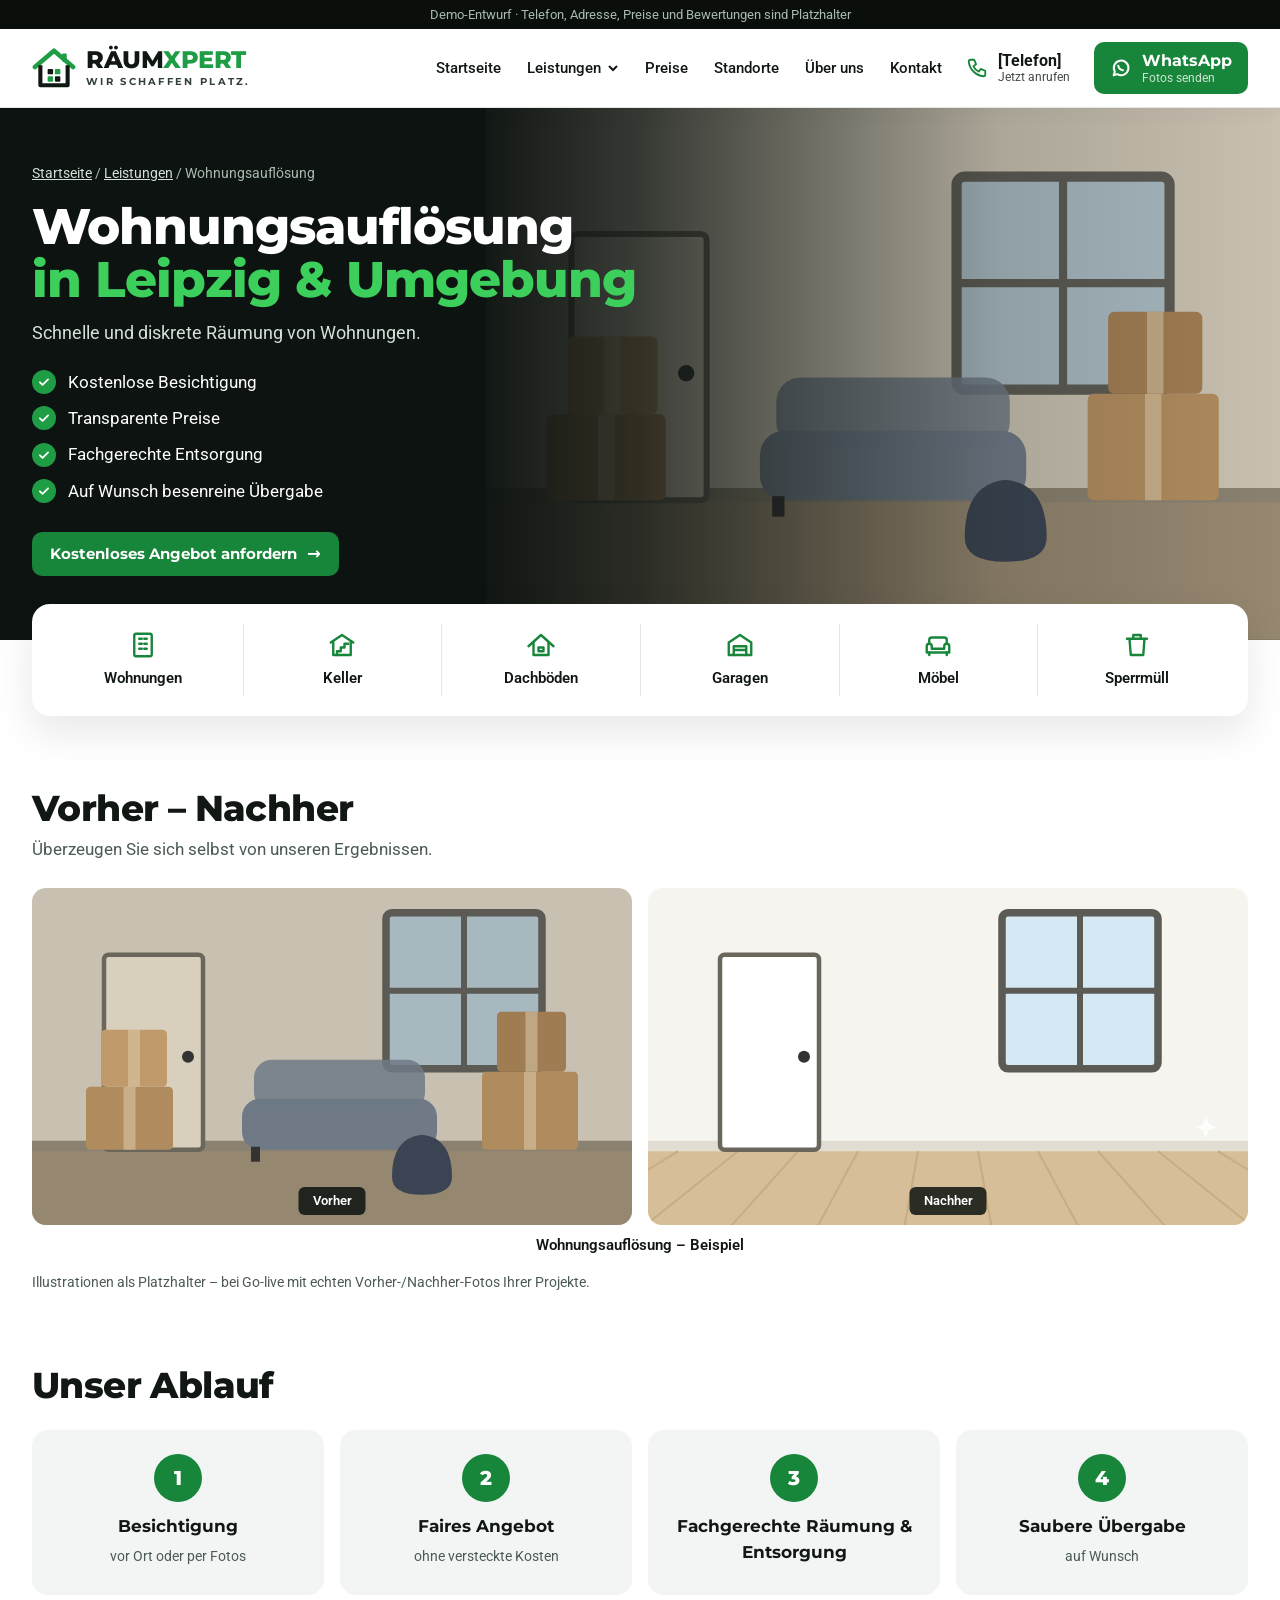
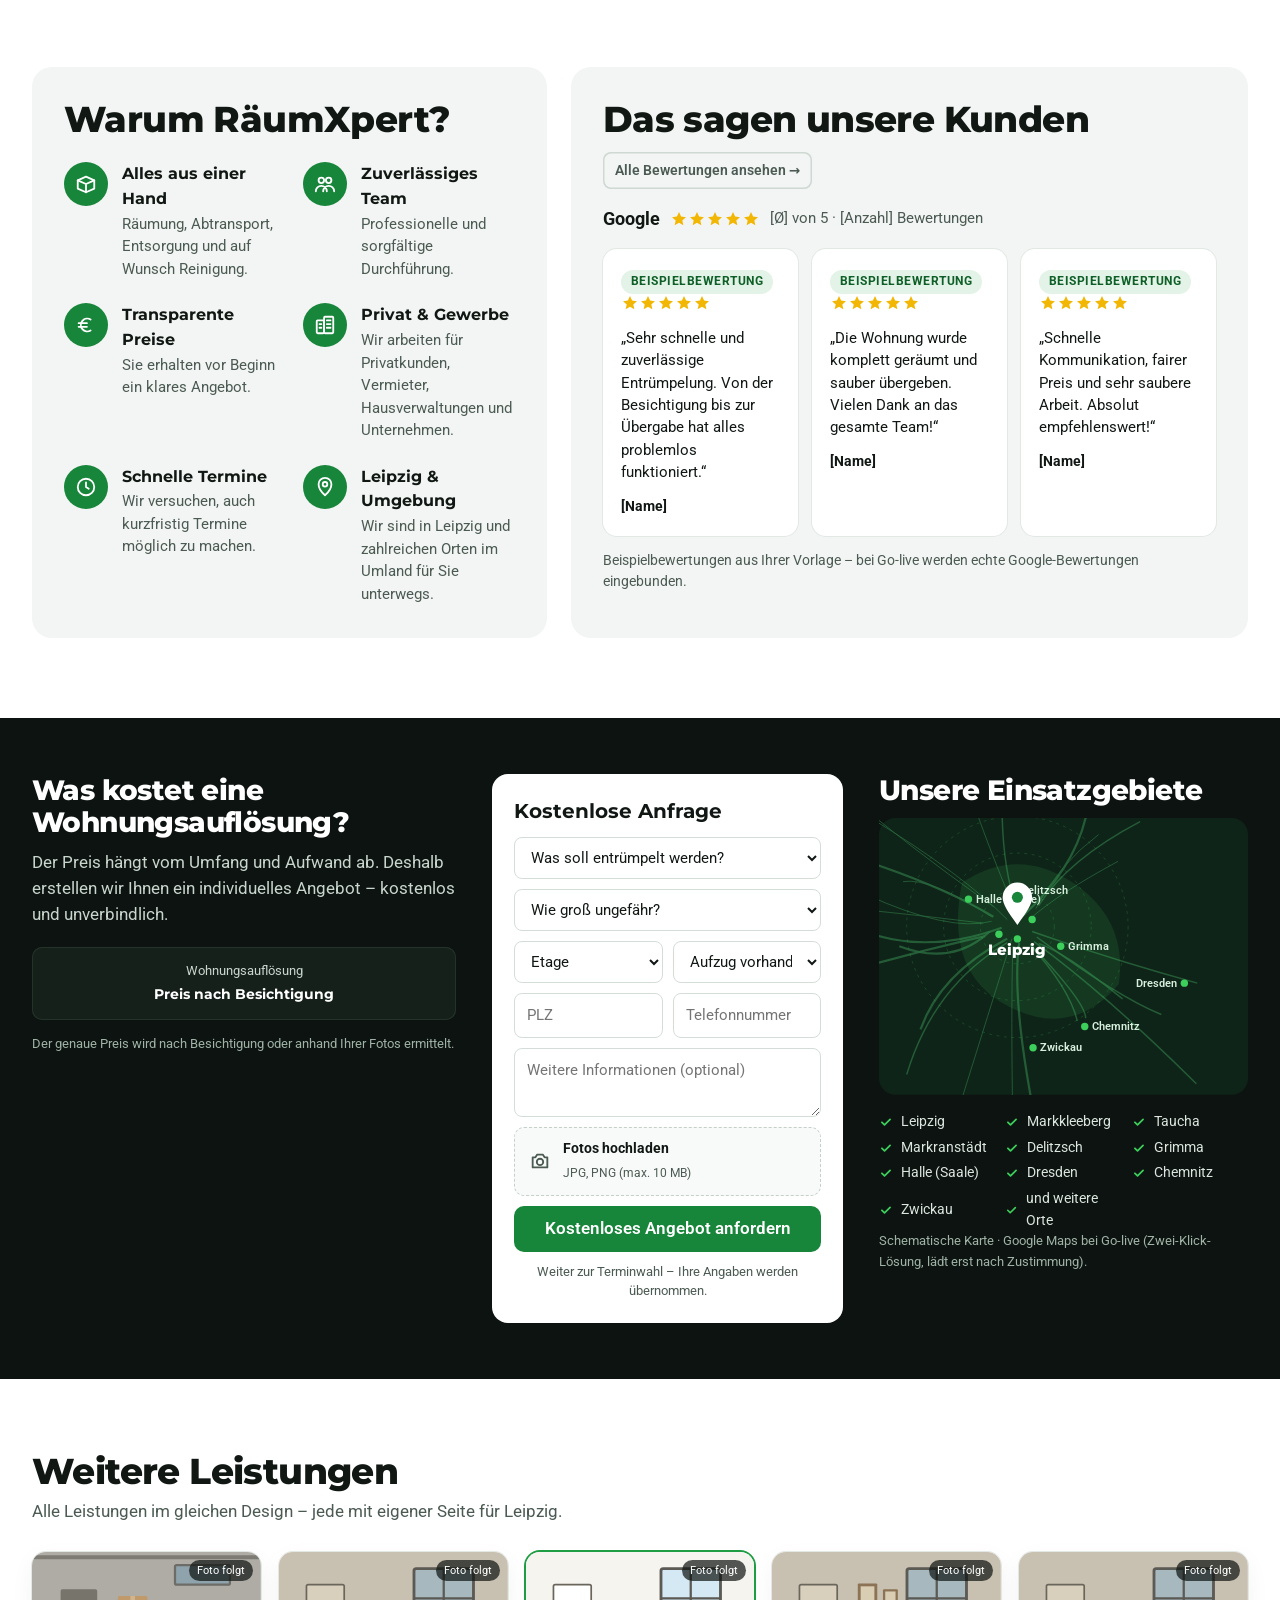
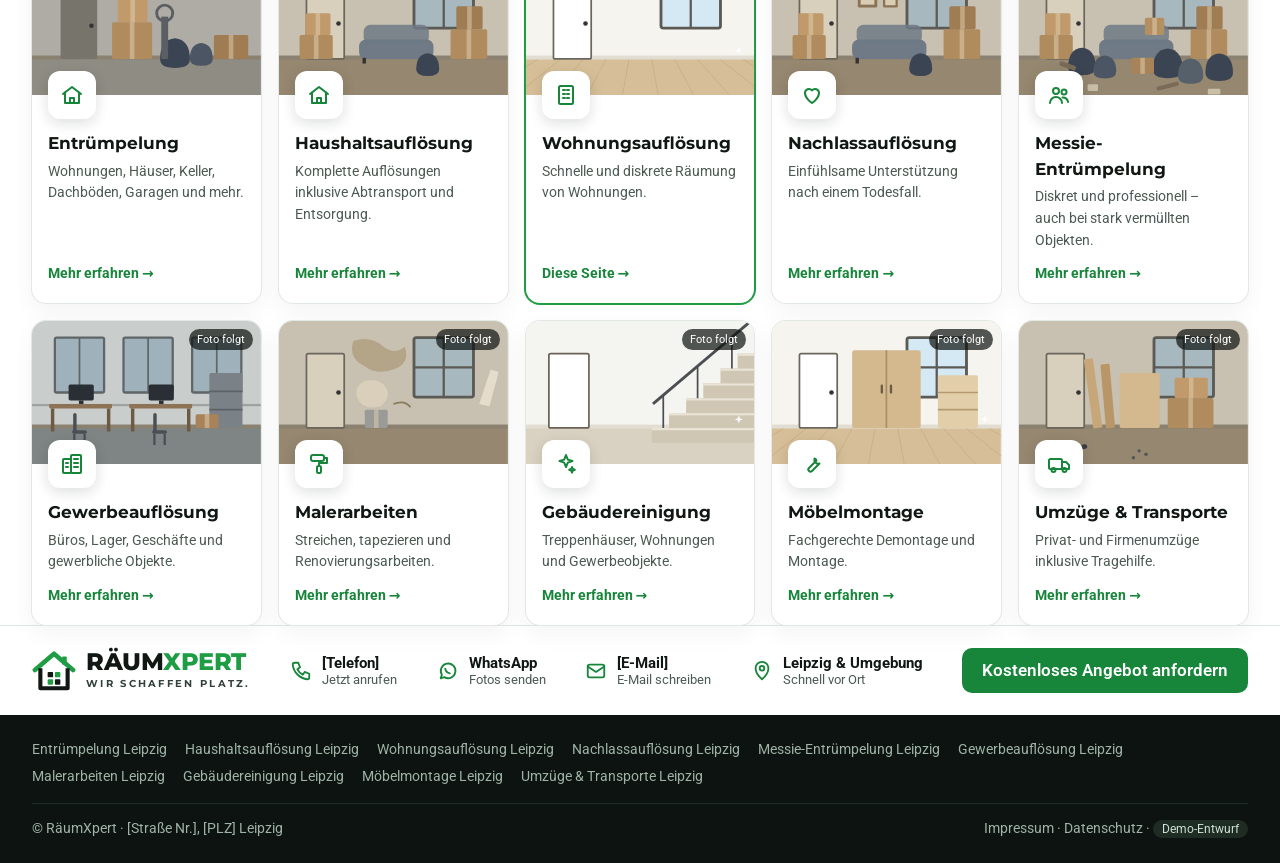
<file: wohnungsaufloesung-leipzig.html>
<!doctype html>
<html lang="de"><head><meta charset="utf-8"><meta name="viewport" content="width=device-width, initial-scale=1">
<title>Wohnungsauflösung Leipzig &amp; Umgebung | RäumXpert</title><meta name="description" content="Wohnungsauflösung in Leipzig und Umgebung: Schnelle und diskrete Räumung von Wohnungen. Kostenlose Anfrage per Formular, Telefon oder WhatsApp."><meta name="robots" content="noindex, nofollow">
<link rel="canonical" href="https://entruempelung-leipzig.vercel.app/wohnungsaufloesung-leipzig"><meta property="og:title" content="Wohnungsauflösung Leipzig &amp; Umgebung | RäumXpert"><meta property="og:description" content="Wohnungsauflösung in Leipzig und Umgebung: Schnelle und diskrete Räumung von Wohnungen. Kostenlose Anfrage per Formular, Telefon oder WhatsApp."><meta property="og:locale" content="de_DE"><meta property="og:type" content="website">
<meta name="theme-color" content="#0d1310"><link rel="icon" href="/favicon.svg" type="image/svg+xml">
<link rel="preload" href="/fonts/montserrat-600-800-latin.woff2" as="font" type="font/woff2" crossorigin><link rel="stylesheet" href="/styles.css">
<script type="application/ld+json">{"@context": "https://schema.org", "@graph": [{"@type": "Service", "serviceType": "Wohnungsauflösung", "areaServed": "Leipzig und Umgebung", "provider": {"@type": "LocalBusiness", "name": "RäumXpert"}, "url": "https://entruempelung-leipzig.vercel.app/wohnungsaufloesung-leipzig"}, {"@type": "BreadcrumbList", "itemListElement": [{"@type": "ListItem", "position": 1, "name": "Startseite", "item": "https://entruempelung-leipzig.vercel.app/"}, {"@type": "ListItem", "position": 2, "name": "Wohnungsauflösung", "item": "https://entruempelung-leipzig.vercel.app/wohnungsaufloesung-leipzig"}]}]}</script>
</head><body>
<div class="demobar">Demo-Entwurf · Telefon, Adresse, Preise und Bewertungen sind Platzhalter</div>
<header class="hdr"><div class="wrap nav"><a class="logo" href="/" aria-label="RäumXpert – Startseite"><svg width="44" height="40" viewBox="0 0 48 44" aria-hidden="true"><path d="M3 21L24 3l21 18" fill="none" stroke="#1f9d45" stroke-width="5" stroke-linecap="round" stroke-linejoin="round"/><rect x="33" y="6" width="5" height="9" rx="1" fill="#1f9d45"/><path d="M9 19v22h30V19" fill="none" stroke="#111814" stroke-width="4.5" stroke-linejoin="round"/><g><rect x="17" y="23" width="6" height="6" rx="1" fill="#111814"/><rect x="25" y="23" width="6" height="6" rx="1" fill="#1f9d45"/><rect x="17" y="31" width="6" height="6" rx="1" fill="#1f9d45"/><rect x="25" y="31" width="6" height="6" rx="1" fill="#111814"/></g></svg><span><b>RÄUM<em>XPERT</em></b><small>WIR SCHAFFEN PLATZ.</small></span></a>
<nav class="mainnav" aria-label="Hauptnavigation"><a href="/">Startseite</a>
<div class="dd"><button type="button" aria-haspopup="true">Leistungen <svg width="12" height="12" viewBox="0 0 12 12" aria-hidden="true"><path d="M2 4l4 4 4-4" stroke="currentColor" stroke-width="2" fill="none"/></svg></button><div class="ddm"><a href="/entruempelung-leipzig"><svg width="20" height="20" viewBox="0 0 24 24" fill="none" stroke="#17853a" stroke-width="2" stroke-linecap="round" stroke-linejoin="round" aria-hidden="true"><path d="M3 11l9-7 9 7"/><path d="M5 9.5V20h14V9.5"/><path d="M10 20v-5h4v5"/></svg><span>Entrümpelung</span></a><a href="/haushaltsaufloesung-leipzig"><svg width="20" height="20" viewBox="0 0 24 24" fill="none" stroke="#17853a" stroke-width="2" stroke-linecap="round" stroke-linejoin="round" aria-hidden="true"><path d="M3 11l9-7 9 7"/><path d="M5 9.5V20h14V9.5"/><path d="M10 20v-5h4v5"/></svg><span>Haushaltsauflösung</span></a><a href="/wohnungsaufloesung-leipzig" aria-current=page><svg width="20" height="20" viewBox="0 0 24 24" fill="none" stroke="#17853a" stroke-width="2" stroke-linecap="round" stroke-linejoin="round" aria-hidden="true"><rect x="5" y="3" width="14" height="18" rx="1.5"/><path d="M9 7h2M13 7h2M9 11h2M13 11h2M9 15h2M13 15h2"/></svg><span>Wohnungsauflösung</span></a><a href="/nachlassaufloesung-leipzig"><svg width="20" height="20" viewBox="0 0 24 24" fill="none" stroke="#17853a" stroke-width="2" stroke-linecap="round" stroke-linejoin="round" aria-hidden="true"><path d="M12 20s-7-4.4-7-10a4 4 0 0 1 7-2.6A4 4 0 0 1 19 10c0 5.6-7 10-7 10z"/></svg><span>Nachlassauflösung</span></a><a href="/messie-entruempelung-leipzig"><svg width="20" height="20" viewBox="0 0 24 24" fill="none" stroke="#17853a" stroke-width="2" stroke-linecap="round" stroke-linejoin="round" aria-hidden="true"><circle cx="9" cy="8" r="3"/><path d="M3 20a6 6 0 0 1 12 0"/><circle cx="17" cy="9" r="2.5"/><path d="M15.5 14.5A5 5 0 0 1 21 19"/></svg><span>Messie-Entrümpelung</span></a><a href="/gewerbeaufloesung-leipzig"><svg width="20" height="20" viewBox="0 0 24 24" fill="none" stroke="#17853a" stroke-width="2" stroke-linecap="round" stroke-linejoin="round" aria-hidden="true"><rect x="3" y="7" width="8" height="14" rx="1"/><rect x="11" y="3" width="10" height="18" rx="1"/><path d="M14 7h4M14 11h4M14 15h4M6 11h2M6 15h2"/></svg><span>Gewerbeauflösung</span></a><a href="/malerarbeiten-leipzig"><svg width="20" height="20" viewBox="0 0 24 24" fill="none" stroke="#17853a" stroke-width="2" stroke-linecap="round" stroke-linejoin="round" aria-hidden="true"><rect x="4" y="3" width="13" height="6" rx="2"/><path d="M17 6h3v5h-8v3"/><rect x="10" y="14" width="4" height="7" rx="1.5"/></svg><span>Malerarbeiten</span></a><a href="/gebaeudereinigung-leipzig"><svg width="20" height="20" viewBox="0 0 24 24" fill="none" stroke="#17853a" stroke-width="2" stroke-linecap="round" stroke-linejoin="round" aria-hidden="true"><path d="M12 3l1.8 4.6L18.5 9l-4.7 1.6L12 15l-1.8-4.4L5.5 9l4.7-1.4z"/><path d="M18 15l.8 2 2 .8-2 .8-.8 2-.8-2-2-.8 2-.8z"/></svg><span>Gebäudereinigung</span></a><a href="/moebelmontage-leipzig"><svg width="20" height="20" viewBox="0 0 24 24" fill="none" stroke="#17853a" stroke-width="2" stroke-linecap="round" stroke-linejoin="round" aria-hidden="true"><path d="M14.5 6.5a4 4 0 0 0 5 5L12 19a2.1 2.1 0 0 1-3-3l7.5-7.5a4 4 0 0 0-2-2z"/></svg><span>Möbelmontage</span></a><a href="/umzuege-transporte-leipzig"><svg width="20" height="20" viewBox="0 0 24 24" fill="none" stroke="#17853a" stroke-width="2" stroke-linecap="round" stroke-linejoin="round" aria-hidden="true"><rect x="2" y="7" width="13" height="10" rx="1.5"/><path d="M15 10h4l3 3v4h-7"/><circle cx="6.5" cy="18" r="2"/><circle cx="17.5" cy="18" r="2"/></svg><span>Umzüge &amp; Transporte</span></a></div></div>
<a href="/#preise">Preise</a><a href="/#einsatzgebiet">Standorte</a><a href="/#warum">Über uns</a><a href="/#kontakt">Kontakt</a></nav>
<a class="hphone" href="tel:"><svg width="22" height="22" viewBox="0 0 24 24" fill="none" stroke="#17853a" stroke-width="2" stroke-linecap="round" stroke-linejoin="round" aria-hidden="true"><path d="M5 3h4l2 5-3 2a12 12 0 0 0 6 6l2-3 5 2v4a2 2 0 0 1-2 2A18 18 0 0 1 3 5a2 2 0 0 1 2-2z"/></svg><span><b>[Telefon]</b><small>Jetzt anrufen</small></span></a>
<a class="btn wa hwa" href="https://wa.me/" aria-label="WhatsApp – Fotos senden"><svg width="22" height="22" viewBox="0 0 24 24" fill="none" stroke="#fff" stroke-width="2.2" stroke-linecap="round" stroke-linejoin="round" aria-hidden="true"><path d="M4 20l1.3-4A8 8 0 1 1 8 18.7z"/><path d="M9 9.5c.4 2.6 2.4 4.6 5 5"/></svg><span><b>WhatsApp</b><small>Fotos senden</small></span></a>
<details class="mnav"><summary aria-label="Menü"><span></span><span></span><span></span></summary><div class="mpanel"><a href="/">Startseite</a><p>Leistungen</p><a href="/entruempelung-leipzig">Entrümpelung</a><a href="/haushaltsaufloesung-leipzig">Haushaltsauflösung</a><a href="/wohnungsaufloesung-leipzig">Wohnungsauflösung</a><a href="/nachlassaufloesung-leipzig">Nachlassauflösung</a><a href="/messie-entruempelung-leipzig">Messie-Entrümpelung</a><a href="/gewerbeaufloesung-leipzig">Gewerbeauflösung</a><a href="/malerarbeiten-leipzig">Malerarbeiten</a><a href="/gebaeudereinigung-leipzig">Gebäudereinigung</a><a href="/moebelmontage-leipzig">Möbelmontage</a><a href="/umzuege-transporte-leipzig">Umzüge &amp; Transporte</a><a href="/#preise">Preise</a><a href="/#kontakt">Kontakt</a><a class="btn" href="/kostenlose-anfrage">Kostenlose Anfrage</a></div></details>
</div></header><main><section class="hero shero"><div class="sbg"><svg viewBox="0 0 400 260" preserveAspectRatio="xMidYMid slice" aria-hidden="true"><rect width="400" height="260" fill="#c8c0b0"/><polygon points="0,192 400,192 400,260 0,260" fill="#968770"/><rect y="186" width="400" height="7" fill="#8a8170"/><rect x="236" y="34" width="104" height="104" rx="4" fill="#a7b8bf" stroke="#5c5a54" stroke-width="5"/><path d="M288 34v104M236 86h104" stroke="#5c5a54" stroke-width="4"/><rect x="48" y="62" width="66" height="130" rx="3" fill="#d8cfbd" stroke="#6b665c" stroke-width="3"/><circle cx="104" cy="130" r="4" fill="#333"/><rect x="140" y="158" width="130" height="34" rx="12" fill="#6f7a86"/><rect x="148" y="132" width="114" height="34" rx="12" fill="#6f7a86" opacity=".85"/><rect x="146" y="190" width="6" height="10" fill="#333"/><rect x="258" y="190" width="6" height="10" fill="#333"/><rect x="36" y="150" width="58" height="42" rx="3" fill="#b08b5e"/><rect x="61.0" y="150" width="8" height="42" fill="#e2d2b4" opacity=".5"/><rect x="46" y="112" width="44" height="38" rx="3" fill="#c09a6b"/><rect x="64.0" y="112" width="8" height="38" fill="#e2d2b4" opacity=".5"/><rect x="300" y="140" width="64" height="52" rx="3" fill="#b08b5e"/><rect x="328.0" y="140" width="8" height="52" fill="#e2d2b4" opacity=".5"/><rect x="310" y="100" width="46" height="40" rx="3" fill="#a07c52"/><rect x="329.0" y="100" width="8" height="40" fill="#e2d2b4" opacity=".5"/><path d="M240 210 q0 -26.0 20 -28.0 q20 2.0 20 28.0 q0 12.0 -20 12.0 q-20 0 -20 -12.0z" fill="#3a4452"/></svg></div><div class="wrap"><div class="htxt">
<nav class="crumb" aria-label="Brotkrumen"><a href="/">Startseite</a> / <a href="/#leistungen">Leistungen</a> / Wohnungsauflösung</nav>
<h1>Wohnungs&shy;auflösung <span>in Leipzig &amp; Umgebung</span></h1><p class="lead">Schnelle und diskrete Räumung von Wohnungen.</p><ul class="chk"><li><i><svg width="14" height="14" viewBox="0 0 24 24" fill="none" stroke="#fff" stroke-width="3" stroke-linecap="round" stroke-linejoin="round" aria-hidden="true"><path d="M5 12.5l4.5 4.5L19 7.5"/></svg></i>Kostenlose Besichtigung</li><li><i><svg width="14" height="14" viewBox="0 0 24 24" fill="none" stroke="#fff" stroke-width="3" stroke-linecap="round" stroke-linejoin="round" aria-hidden="true"><path d="M5 12.5l4.5 4.5L19 7.5"/></svg></i>Transparente Preise</li><li><i><svg width="14" height="14" viewBox="0 0 24 24" fill="none" stroke="#fff" stroke-width="3" stroke-linecap="round" stroke-linejoin="round" aria-hidden="true"><path d="M5 12.5l4.5 4.5L19 7.5"/></svg></i>Fachgerechte Entsorgung</li><li><i><svg width="14" height="14" viewBox="0 0 24 24" fill="none" stroke="#fff" stroke-width="3" stroke-linecap="round" stroke-linejoin="round" aria-hidden="true"><path d="M5 12.5l4.5 4.5L19 7.5"/></svg></i>Auf Wunsch besenreine Übergabe</li></ul>
<a class="btn big" href="/kostenlose-anfrage?leistung=wohnungsaufloesung"><b>Kostenloses Angebot anfordern</b> <span class="arr">→</span></a></div></div></section>
<div class="wrap"><ul class="objrow"><li><svg width="30" height="30" viewBox="0 0 24 24" fill="none" stroke="#17853a" stroke-width="1.9" stroke-linecap="round" stroke-linejoin="round" aria-hidden="true"><rect x="5" y="3" width="14" height="18" rx="1.5"/><path d="M9 7h2M13 7h2M9 11h2M13 11h2M9 15h2M13 15h2"/></svg><span>Wohnungen</span></li><li><svg width="30" height="30" viewBox="0 0 24 24" fill="none" stroke="#17853a" stroke-width="1.9" stroke-linecap="round" stroke-linejoin="round" aria-hidden="true"><path d="M3 10l9-6 9 6"/><path d="M5 9v11h14V9"/><path d="M8 20v-3h3v-3h3v-3h3"/></svg><span>Keller</span></li><li><svg width="30" height="30" viewBox="0 0 24 24" fill="none" stroke="#17853a" stroke-width="1.9" stroke-linecap="round" stroke-linejoin="round" aria-hidden="true"><path d="M2 13l10-9 10 9"/><path d="M6 10v10h12V10"/><path d="M10 14h4v3h-4z"/></svg><span>Dachböden</span></li><li><svg width="30" height="30" viewBox="0 0 24 24" fill="none" stroke="#17853a" stroke-width="1.9" stroke-linecap="round" stroke-linejoin="round" aria-hidden="true"><path d="M3 10l9-6 9 6v10H3z"/><path d="M7 20v-7h10v7M7 16h10"/></svg><span>Garagen</span></li><li><svg width="30" height="30" viewBox="0 0 24 24" fill="none" stroke="#17853a" stroke-width="1.9" stroke-linecap="round" stroke-linejoin="round" aria-hidden="true"><path d="M5 11V8a2 2 0 0 1 2-2h10a2 2 0 0 1 2 2v3"/><path d="M3 13a2 2 0 0 1 4 0v2h10v-2a2 2 0 0 1 4 0v5H3z"/><path d="M5 18v2M19 18v2"/></svg><span>Möbel</span></li><li><svg width="30" height="30" viewBox="0 0 24 24" fill="none" stroke="#17853a" stroke-width="1.9" stroke-linecap="round" stroke-linejoin="round" aria-hidden="true"><path d="M4 7h16M9 7V4h6v3M6 7l1 13h10l1-13"/></svg><span>Sperrmüll</span></li></ul></div>
<section class="wrap sec" id="vorher-nachher"><h2>Vorher – Nachher</h2><p class="sub">Überzeugen Sie sich selbst von unseren Ergebnissen.</p><div class="pairs n1"><figure class="pair big"><div class="pp"><div><svg viewBox="0 0 400 260" preserveAspectRatio="xMidYMid slice" aria-hidden="true"><rect width="400" height="260" fill="#c8c0b0"/><polygon points="0,192 400,192 400,260 0,260" fill="#968770"/><rect y="186" width="400" height="7" fill="#8a8170"/><rect x="236" y="34" width="104" height="104" rx="4" fill="#a7b8bf" stroke="#5c5a54" stroke-width="5"/><path d="M288 34v104M236 86h104" stroke="#5c5a54" stroke-width="4"/><rect x="48" y="62" width="66" height="130" rx="3" fill="#d8cfbd" stroke="#6b665c" stroke-width="3"/><circle cx="104" cy="130" r="4" fill="#333"/><rect x="140" y="158" width="130" height="34" rx="12" fill="#6f7a86"/><rect x="148" y="132" width="114" height="34" rx="12" fill="#6f7a86" opacity=".85"/><rect x="146" y="190" width="6" height="10" fill="#333"/><rect x="258" y="190" width="6" height="10" fill="#333"/><rect x="36" y="150" width="58" height="42" rx="3" fill="#b08b5e"/><rect x="61.0" y="150" width="8" height="42" fill="#e2d2b4" opacity=".5"/><rect x="46" y="112" width="44" height="38" rx="3" fill="#c09a6b"/><rect x="64.0" y="112" width="8" height="38" fill="#e2d2b4" opacity=".5"/><rect x="300" y="140" width="64" height="52" rx="3" fill="#b08b5e"/><rect x="328.0" y="140" width="8" height="52" fill="#e2d2b4" opacity=".5"/><rect x="310" y="100" width="46" height="40" rx="3" fill="#a07c52"/><rect x="329.0" y="100" width="8" height="40" fill="#e2d2b4" opacity=".5"/><path d="M240 210 q0 -26.0 20 -28.0 q20 2.0 20 28.0 q0 12.0 -20 12.0 q-20 0 -20 -12.0z" fill="#3a4452"/></svg><span>Vorher</span></div><div><svg viewBox="0 0 400 260" preserveAspectRatio="xMidYMid slice" aria-hidden="true"><rect width="400" height="260" fill="#f5f4ef"/><polygon points="0,192 400,192 400,260 0,260" fill="#d6bf98"/><rect y="186" width="400" height="7" fill="#e2ddd2"/><path d="M20 193 L-88.0 260" stroke="#c7ad82" stroke-width="1.4"/><path d="M60 193 L-24.0 260" stroke="#c7ad82" stroke-width="1.4"/><path d="M100 193 L40.0 260" stroke="#c7ad82" stroke-width="1.4"/><path d="M140 193 L104.0 260" stroke="#c7ad82" stroke-width="1.4"/><path d="M180 193 L168.0 260" stroke="#c7ad82" stroke-width="1.4"/><path d="M220 193 L232.0 260" stroke="#c7ad82" stroke-width="1.4"/><path d="M260 193 L296.0 260" stroke="#c7ad82" stroke-width="1.4"/><path d="M300 193 L360.0 260" stroke="#c7ad82" stroke-width="1.4"/><path d="M340 193 L424.0 260" stroke="#c7ad82" stroke-width="1.4"/><path d="M380 193 L488.0 260" stroke="#c7ad82" stroke-width="1.4"/><rect x="236" y="34" width="104" height="104" rx="4" fill="#d4e9f3" stroke="#5c5a54" stroke-width="5"/><path d="M288 34v104M236 86h104" stroke="#5c5a54" stroke-width="4"/><rect x="48" y="62" width="66" height="130" rx="3" fill="#ffffff" stroke="#6b665c" stroke-width="3"/><circle cx="104" cy="130" r="4" fill="#333"/><g fill="#ffffff" opacity=".9"><path d="M84 92l3 8 8 3-8 3-3 8-3-8-8-3 8-3z"/><path d="M372 170l2 5 5 2-5 2-2 5-2-5-5-2 5-2z"/></g></svg><span>Nachher</span></div></div><figcaption>Wohnungsauflösung – Beispiel</figcaption></figure></div><p class="note">Illustrationen als Platzhalter – bei Go-live mit echten Vorher-/Nachher-Fotos Ihrer Projekte.</p></section>
<section class="wrap sec"><h2>Unser Ablauf</h2><ol class="abl"><li><span class="n">1</span><b>Besichtigung</b><small>vor Ort oder per Fotos</small></li><li><span class="n">2</span><b>Faires Angebot</b><small>ohne versteckte Kosten</small></li><li><span class="n">3</span><b>Fachgerechte Räumung &amp; Entsorgung</b><small></small></li><li><span class="n">4</span><b>Saubere Übergabe</b><small>auf Wunsch</small></li></ol></section>
<section class="wrap sec wr" id="warum"><div class="whybox"><h2>Warum RäumXpert?</h2><ul class="why"><li><span class="wico"><svg width="22" height="22" viewBox="0 0 24 24" fill="none" stroke="#fff" stroke-width="2" stroke-linecap="round" stroke-linejoin="round" aria-hidden="true"><path d="M3 8l9-4 9 4v9l-9 4-9-4z"/><path d="M3 8l9 4 9-4M12 12v9"/></svg></span><div><h3>Alles aus einer Hand</h3><p>Räumung, Abtransport, Entsorgung und auf Wunsch Reinigung.</p></div></li><li><span class="wico"><svg width="22" height="22" viewBox="0 0 24 24" fill="none" stroke="#fff" stroke-width="2" stroke-linecap="round" stroke-linejoin="round" aria-hidden="true"><circle cx="8" cy="8" r="3"/><circle cx="16" cy="8" r="3"/><path d="M2 20a6 6 0 0 1 12 0M10 20a6 6 0 0 1 12 0"/></svg></span><div><h3>Zuverlässiges Team</h3><p>Professionelle und sorgfältige Durchführung.</p></div></li><li><span class="wico"><svg width="22" height="22" viewBox="0 0 24 24" fill="none" stroke="#fff" stroke-width="2" stroke-linecap="round" stroke-linejoin="round" aria-hidden="true"><path d="M17 6a7 7 0 1 0 0 12"/><path d="M4 10h9M4 14h9"/></svg></span><div><h3>Transparente Preise</h3><p>Sie erhalten vor Beginn ein klares Angebot.</p></div></li><li><span class="wico"><svg width="22" height="22" viewBox="0 0 24 24" fill="none" stroke="#fff" stroke-width="2" stroke-linecap="round" stroke-linejoin="round" aria-hidden="true"><rect x="3" y="7" width="8" height="14" rx="1"/><rect x="11" y="3" width="10" height="18" rx="1"/><path d="M14 7h4M14 11h4M14 15h4M6 11h2M6 15h2"/></svg></span><div><h3>Privat &amp; Gewerbe</h3><p>Wir arbeiten für Privatkunden, Vermieter, Hausverwaltungen und Unternehmen.</p></div></li><li><span class="wico"><svg width="22" height="22" viewBox="0 0 24 24" fill="none" stroke="#fff" stroke-width="2" stroke-linecap="round" stroke-linejoin="round" aria-hidden="true"><circle cx="12" cy="12" r="9"/><path d="M12 7v5l3 2"/></svg></span><div><h3>Schnelle Termine</h3><p>Wir versuchen, auch kurzfristig Termine möglich zu machen.</p></div></li><li><span class="wico"><svg width="22" height="22" viewBox="0 0 24 24" fill="none" stroke="#fff" stroke-width="2" stroke-linecap="round" stroke-linejoin="round" aria-hidden="true"><path d="M12 21s-7-6-7-12a7 7 0 0 1 14 0c0 6-7 12-7 12z"/><circle cx="12" cy="9" r="2.5"/></svg></span><div><h3>Leipzig &amp; Umgebung</h3><p>Wir sind in Leipzig und zahlreichen Orten im Umland für Sie unterwegs.</p></div></li></ul></div>
<div class="revbox" id="bewertungen"><div class="rhead"><h2>Das sagen unsere Kunden</h2><span class="rbtn" aria-disabled="true">Alle Bewertungen ansehen →</span></div>
<div class="gscore"><b>Google</b><span class="stars"><svg width="18" height="18" viewBox="0 0 24 24" aria-hidden="true"><path d="M12 2.8l2.8 6 6.5.7-4.9 4.4 1.4 6.4L12 17l-5.8 3.3 1.4-6.4-4.9-4.4 6.5-.7z" fill="#f2b705"/></svg><svg width="18" height="18" viewBox="0 0 24 24" aria-hidden="true"><path d="M12 2.8l2.8 6 6.5.7-4.9 4.4 1.4 6.4L12 17l-5.8 3.3 1.4-6.4-4.9-4.4 6.5-.7z" fill="#f2b705"/></svg><svg width="18" height="18" viewBox="0 0 24 24" aria-hidden="true"><path d="M12 2.8l2.8 6 6.5.7-4.9 4.4 1.4 6.4L12 17l-5.8 3.3 1.4-6.4-4.9-4.4 6.5-.7z" fill="#f2b705"/></svg><svg width="18" height="18" viewBox="0 0 24 24" aria-hidden="true"><path d="M12 2.8l2.8 6 6.5.7-4.9 4.4 1.4 6.4L12 17l-5.8 3.3 1.4-6.4-4.9-4.4 6.5-.7z" fill="#f2b705"/></svg><svg width="18" height="18" viewBox="0 0 24 24" aria-hidden="true"><path d="M12 2.8l2.8 6 6.5.7-4.9 4.4 1.4 6.4L12 17l-5.8 3.3 1.4-6.4-4.9-4.4 6.5-.7z" fill="#f2b705"/></svg></span><span>[Ø] von 5 · [Anzahl] Bewertungen</span></div><div class="revs"><blockquote class="rev"><span class="bsp">Beispielbewertung</span><div class="stars"><svg width="18" height="18" viewBox="0 0 24 24" aria-hidden="true"><path d="M12 2.8l2.8 6 6.5.7-4.9 4.4 1.4 6.4L12 17l-5.8 3.3 1.4-6.4-4.9-4.4 6.5-.7z" fill="#f2b705"/></svg><svg width="18" height="18" viewBox="0 0 24 24" aria-hidden="true"><path d="M12 2.8l2.8 6 6.5.7-4.9 4.4 1.4 6.4L12 17l-5.8 3.3 1.4-6.4-4.9-4.4 6.5-.7z" fill="#f2b705"/></svg><svg width="18" height="18" viewBox="0 0 24 24" aria-hidden="true"><path d="M12 2.8l2.8 6 6.5.7-4.9 4.4 1.4 6.4L12 17l-5.8 3.3 1.4-6.4-4.9-4.4 6.5-.7z" fill="#f2b705"/></svg><svg width="18" height="18" viewBox="0 0 24 24" aria-hidden="true"><path d="M12 2.8l2.8 6 6.5.7-4.9 4.4 1.4 6.4L12 17l-5.8 3.3 1.4-6.4-4.9-4.4 6.5-.7z" fill="#f2b705"/></svg><svg width="18" height="18" viewBox="0 0 24 24" aria-hidden="true"><path d="M12 2.8l2.8 6 6.5.7-4.9 4.4 1.4 6.4L12 17l-5.8 3.3 1.4-6.4-4.9-4.4 6.5-.7z" fill="#f2b705"/></svg></div><p>„Sehr schnelle und zuverlässige Entrümpelung. Von der Besichtigung bis zur Übergabe hat alles problemlos funktioniert.“</p><cite>[Name]</cite></blockquote><blockquote class="rev"><span class="bsp">Beispielbewertung</span><div class="stars"><svg width="18" height="18" viewBox="0 0 24 24" aria-hidden="true"><path d="M12 2.8l2.8 6 6.5.7-4.9 4.4 1.4 6.4L12 17l-5.8 3.3 1.4-6.4-4.9-4.4 6.5-.7z" fill="#f2b705"/></svg><svg width="18" height="18" viewBox="0 0 24 24" aria-hidden="true"><path d="M12 2.8l2.8 6 6.5.7-4.9 4.4 1.4 6.4L12 17l-5.8 3.3 1.4-6.4-4.9-4.4 6.5-.7z" fill="#f2b705"/></svg><svg width="18" height="18" viewBox="0 0 24 24" aria-hidden="true"><path d="M12 2.8l2.8 6 6.5.7-4.9 4.4 1.4 6.4L12 17l-5.8 3.3 1.4-6.4-4.9-4.4 6.5-.7z" fill="#f2b705"/></svg><svg width="18" height="18" viewBox="0 0 24 24" aria-hidden="true"><path d="M12 2.8l2.8 6 6.5.7-4.9 4.4 1.4 6.4L12 17l-5.8 3.3 1.4-6.4-4.9-4.4 6.5-.7z" fill="#f2b705"/></svg><svg width="18" height="18" viewBox="0 0 24 24" aria-hidden="true"><path d="M12 2.8l2.8 6 6.5.7-4.9 4.4 1.4 6.4L12 17l-5.8 3.3 1.4-6.4-4.9-4.4 6.5-.7z" fill="#f2b705"/></svg></div><p>„Die Wohnung wurde komplett geräumt und sauber übergeben. Vielen Dank an das gesamte Team!“</p><cite>[Name]</cite></blockquote><blockquote class="rev"><span class="bsp">Beispielbewertung</span><div class="stars"><svg width="18" height="18" viewBox="0 0 24 24" aria-hidden="true"><path d="M12 2.8l2.8 6 6.5.7-4.9 4.4 1.4 6.4L12 17l-5.8 3.3 1.4-6.4-4.9-4.4 6.5-.7z" fill="#f2b705"/></svg><svg width="18" height="18" viewBox="0 0 24 24" aria-hidden="true"><path d="M12 2.8l2.8 6 6.5.7-4.9 4.4 1.4 6.4L12 17l-5.8 3.3 1.4-6.4-4.9-4.4 6.5-.7z" fill="#f2b705"/></svg><svg width="18" height="18" viewBox="0 0 24 24" aria-hidden="true"><path d="M12 2.8l2.8 6 6.5.7-4.9 4.4 1.4 6.4L12 17l-5.8 3.3 1.4-6.4-4.9-4.4 6.5-.7z" fill="#f2b705"/></svg><svg width="18" height="18" viewBox="0 0 24 24" aria-hidden="true"><path d="M12 2.8l2.8 6 6.5.7-4.9 4.4 1.4 6.4L12 17l-5.8 3.3 1.4-6.4-4.9-4.4 6.5-.7z" fill="#f2b705"/></svg><svg width="18" height="18" viewBox="0 0 24 24" aria-hidden="true"><path d="M12 2.8l2.8 6 6.5.7-4.9 4.4 1.4 6.4L12 17l-5.8 3.3 1.4-6.4-4.9-4.4 6.5-.7z" fill="#f2b705"/></svg></div><p>„Schnelle Kommunikation, fairer Preis und sehr saubere Arbeit. Absolut empfehlenswert!“</p><cite>[Name]</cite></blockquote></div>
<p class="note">Beispielbewertungen aus Ihrer Vorlage – bei Go-live werden echte Google-Bewertungen eingebunden.</p></div></section><section class="cband" id="kontakt"><div class="wrap cgrid"><div id="preise"><h2>Was kostet eine Wohnungsauflösung?</h2><p>Der Preis hängt vom Umfang und Aufwand ab. Deshalb erstellen wir Ihnen ein individuelles Angebot – kostenlos und unverbindlich.</p><div class="ptiles one"><div class="pt"><span>Wohnungsauflösung</span><b>Preis nach Besichtigung</b></div></div><p class="small">Der genaue Preis wird nach Besichtigung oder anhand Ihrer Fotos ermittelt.</p></div><form class="qform" id="qform" data-leistung="Wohnungsauflösung" novalidate><h3>Kostenlose Anfrage</h3>
<label class="sr" for="q1">Was soll entrümpelt werden?</label><select id="q1" name="objekt"><option value="">Was soll entrümpelt werden?</option><option>Keller</option><option>Dachboden</option><option>Garage</option><option>1-Zimmer-Wohnung</option><option>2-Zimmer-Wohnung</option><option>3-Zimmer-Wohnung</option><option>Haus</option><option>Gewerbeobjekt</option><option>Sonstiges</option></select>
<label class="sr" for="q2">Wie groß ungefähr?</label><select id="q2" name="umfang"><option value="">Wie groß ungefähr?</option><option>bis 20 m²</option><option>20–50 m²</option><option>50–80 m²</option><option>80–120 m²</option><option>über 120 m²</option></select>
<div class="r2"><select id="q3" name="etage" aria-label="Etage"><option value="">Etage</option><option>Erdgeschoss</option><option>1. OG</option><option>2. OG</option><option>3. OG</option><option>4. OG oder höher</option><option>Keller</option></select><select id="q4" name="aufzug" aria-label="Aufzug vorhanden?"><option value="">Aufzug vorhanden?</option><option>Ja</option><option>Nein</option></select></div>
<div class="r2"><input id="q5" name="plz" placeholder="PLZ" inputmode="numeric" aria-label="PLZ"><input id="q6" name="tel" placeholder="Telefonnummer" type="tel" aria-label="Telefonnummer"></div>
<textarea id="q7" name="info" rows="2" placeholder="Weitere Informationen (optional)" aria-label="Weitere Informationen"></textarea>
<label class="up"><svg width="22" height="22" viewBox="0 0 24 24" fill="none" stroke="#4b5a52" stroke-width="2" stroke-linecap="round" stroke-linejoin="round" aria-hidden="true"><path d="M4 8h3l2-3h6l2 3h3v11H4z"/><circle cx="12" cy="13" r="3.5"/></svg><span><b>Fotos hochladen</b><small>JPG, PNG (max. 10 MB)</small></span><input type="file" accept="image/*" multiple></label>
<button class="btn" type="submit">Kostenloses Angebot anfordern</button><p class="fnote">Weiter zur Terminwahl – Ihre Angaben werden übernommen.</p></form><div id="einsatzgebiet"><h2>Unsere Einsatzgebiete</h2><div class="mapw"><div class="map"><svg viewBox="0 0 400 300" role="img" aria-label="Schematische Karte: Leipzig und Umgebung"><rect width="400" height="300" rx="18" fill="#0f2418"/><path d="M144 131 Q119 211 89 307" stroke="#2a6b3f" stroke-width="1" fill="none" opacity=".8"/><path d="M164 109 Q196 81 259 47" stroke="#2a6b3f" stroke-width="1" fill="none" opacity=".8"/><path d="M156 106 Q218 49 227 -16" stroke="#2a6b3f" stroke-width="2.4" fill="none" opacity=".8"/><path d="M166 123 Q251 153 345 179" stroke="#2a6b3f" stroke-width="1.6" fill="none" opacity=".8"/><path d="M122 107 Q55 64 26 69" stroke="#2a6b3f" stroke-width="1" fill="none" opacity=".8"/><path d="M124 107 Q67 73 -23 44" stroke="#2a6b3f" stroke-width="2.4" fill="none" opacity=".8"/><path d="M139 131 Q67 168 45 229" stroke="#2a6b3f" stroke-width="2.4" fill="none" opacity=".8"/><path d="M173 95 Q205 45 283 4" stroke="#2a6b3f" stroke-width="1.6" fill="none" opacity=".8"/><path d="M164 138 Q206 184 215 220" stroke="#2a6b3f" stroke-width="1.6" fill="none" opacity=".8"/><path d="M139 135 Q59 182 30 278" stroke="#2a6b3f" stroke-width="1.6" fill="none" opacity=".8"/><path d="M120 123 Q80 161 22 139" stroke="#2a6b3f" stroke-width="2.4" fill="none" opacity=".8"/><path d="M145 139 Q143 213 145 327" stroke="#2a6b3f" stroke-width="1" fill="none" opacity=".8"/><path d="M133 119 Q56 147 -10 125" stroke="#2a6b3f" stroke-width="2.4" fill="none" opacity=".8"/><path d="M171 129 Q257 193 306 213" stroke="#2a6b3f" stroke-width="1.6" fill="none" opacity=".8"/><path d="M139 80 Q94 -30 81 -89" stroke="#2a6b3f" stroke-width="1" fill="none" opacity=".8"/><path d="M152 135 Q144 190 165 305" stroke="#2a6b3f" stroke-width="2.4" fill="none" opacity=".8"/><path d="M122 112 Q76 124 -14 83" stroke="#2a6b3f" stroke-width="1" fill="none" opacity=".8"/><path d="M115 128 Q12 151 -98 186" stroke="#2a6b3f" stroke-width="2.4" fill="none" opacity=".8"/><path d="M173 136 Q201 145 264 196" stroke="#2a6b3f" stroke-width="1.6" fill="none" opacity=".8"/><path d="M139 110 Q92 62 -9 0" stroke="#2a6b3f" stroke-width="1" fill="none" opacity=".8"/><path d="M170 98 Q195 50 238 18" stroke="#2a6b3f" stroke-width="1" fill="none" opacity=".8"/><path d="M168 134 Q245 190 344 288" stroke="#2a6b3f" stroke-width="1.6" fill="none" opacity=".8"/><path d="M148 94 Q125 25 138 -98" stroke="#2a6b3f" stroke-width="1.6" fill="none" opacity=".8"/><path d="M166 139 Q224 200 224 217" stroke="#2a6b3f" stroke-width="1.6" fill="none" opacity=".8"/><path d="M113 114 Q49 106 -20 99" stroke="#2a6b3f" stroke-width="1" fill="none" opacity=".8"/><path d="M124 96 Q27 27 -38 -29" stroke="#2a6b3f" stroke-width="1" fill="none" opacity=".8"/><circle cx="150" cy="118" r="40" fill="none" stroke="#3ccf5c" stroke-opacity=".22" stroke-dasharray="3 5"/><circle cx="150" cy="118" r="80" fill="none" stroke="#3ccf5c" stroke-opacity=".22" stroke-dasharray="3 5"/><circle cx="150" cy="118" r="120" fill="none" stroke="#3ccf5c" stroke-opacity=".22" stroke-dasharray="3 5"/><path d="M90 70q60-40 120 0t50 110q-50 60-120 24t-50-134z" fill="#3ccf5c" opacity=".12"/><circle cx="150" cy="131" r="4" fill="#3ccf5c"/><circle cx="166" cy="110" r="4" fill="#3ccf5c"/><circle cx="130" cy="126" r="4" fill="#3ccf5c"/><circle cx="146" cy="78" r="4" fill="#3ccf5c"/><text x="154" y="82" text-anchor="start" font-size="12" font-weight="600" fill="#d7efdd" font-family="Roboto,sans-serif">Delitzsch</text><circle cx="197" cy="139" r="4" fill="#3ccf5c"/><text x="205" y="143" text-anchor="start" font-size="12" font-weight="600" fill="#d7efdd" font-family="Roboto,sans-serif">Grimma</text><circle cx="97" cy="88" r="4" fill="#3ccf5c"/><text x="105" y="92" text-anchor="start" font-size="12" font-weight="600" fill="#d7efdd" font-family="Roboto,sans-serif">Halle (Saale)</text><circle cx="331" cy="179" r="4" fill="#3ccf5c"/><text x="323" y="183" text-anchor="end" font-size="12" font-weight="600" fill="#d7efdd" font-family="Roboto,sans-serif">Dresden</text><circle cx="223" cy="226" r="4" fill="#3ccf5c"/><text x="231" y="230" text-anchor="start" font-size="12" font-weight="600" fill="#d7efdd" font-family="Roboto,sans-serif">Chemnitz</text><circle cx="167" cy="249" r="4" fill="#3ccf5c"/><text x="175" y="253" text-anchor="start" font-size="12" font-weight="600" fill="#d7efdd" font-family="Roboto,sans-serif">Zwickau</text><g transform="translate(150 118)"><path d="M0 0c-10-14-16-22-16-30a16 16 0 0 1 32 0c0 8-6 16-16 30z" fill="#fff" transform="translate(0 -2)"/><circle cy="-32" r="6" fill="#17853a"/><text x="0" y="30" text-anchor="middle" font-size="16" font-weight="800" fill="#fff" font-family="Montserrat,sans-serif">Leipzig</text></g></svg></div><ul class="towns"><li><svg width="14" height="14" viewBox="0 0 24 24" fill="none" stroke="#3ccf5c" stroke-width="3" stroke-linecap="round" stroke-linejoin="round" aria-hidden="true"><path d="M5 12.5l4.5 4.5L19 7.5"/></svg>Leipzig</li><li><svg width="14" height="14" viewBox="0 0 24 24" fill="none" stroke="#3ccf5c" stroke-width="3" stroke-linecap="round" stroke-linejoin="round" aria-hidden="true"><path d="M5 12.5l4.5 4.5L19 7.5"/></svg>Markkleeberg</li><li><svg width="14" height="14" viewBox="0 0 24 24" fill="none" stroke="#3ccf5c" stroke-width="3" stroke-linecap="round" stroke-linejoin="round" aria-hidden="true"><path d="M5 12.5l4.5 4.5L19 7.5"/></svg>Taucha</li><li><svg width="14" height="14" viewBox="0 0 24 24" fill="none" stroke="#3ccf5c" stroke-width="3" stroke-linecap="round" stroke-linejoin="round" aria-hidden="true"><path d="M5 12.5l4.5 4.5L19 7.5"/></svg>Markranstädt</li><li><svg width="14" height="14" viewBox="0 0 24 24" fill="none" stroke="#3ccf5c" stroke-width="3" stroke-linecap="round" stroke-linejoin="round" aria-hidden="true"><path d="M5 12.5l4.5 4.5L19 7.5"/></svg>Delitzsch</li><li><svg width="14" height="14" viewBox="0 0 24 24" fill="none" stroke="#3ccf5c" stroke-width="3" stroke-linecap="round" stroke-linejoin="round" aria-hidden="true"><path d="M5 12.5l4.5 4.5L19 7.5"/></svg>Grimma</li><li><svg width="14" height="14" viewBox="0 0 24 24" fill="none" stroke="#3ccf5c" stroke-width="3" stroke-linecap="round" stroke-linejoin="round" aria-hidden="true"><path d="M5 12.5l4.5 4.5L19 7.5"/></svg>Halle (Saale)</li><li><svg width="14" height="14" viewBox="0 0 24 24" fill="none" stroke="#3ccf5c" stroke-width="3" stroke-linecap="round" stroke-linejoin="round" aria-hidden="true"><path d="M5 12.5l4.5 4.5L19 7.5"/></svg>Dresden</li><li><svg width="14" height="14" viewBox="0 0 24 24" fill="none" stroke="#3ccf5c" stroke-width="3" stroke-linecap="round" stroke-linejoin="round" aria-hidden="true"><path d="M5 12.5l4.5 4.5L19 7.5"/></svg>Chemnitz</li><li><svg width="14" height="14" viewBox="0 0 24 24" fill="none" stroke="#3ccf5c" stroke-width="3" stroke-linecap="round" stroke-linejoin="round" aria-hidden="true"><path d="M5 12.5l4.5 4.5L19 7.5"/></svg>Zwickau</li><li><svg width="14" height="14" viewBox="0 0 24 24" fill="none" stroke="#3ccf5c" stroke-width="3" stroke-linecap="round" stroke-linejoin="round" aria-hidden="true"><path d="M5 12.5l4.5 4.5L19 7.5"/></svg>und weitere Orte</li></ul></div><p class="small">Schematische Karte · Google Maps bei Go-live (Zwei-Klick-Lösung, lädt erst nach Zustimmung).</p></div></div></section><section class="wrap sec" id="leistungen"><h2>Weitere Leistungen</h2><p class="sub">Alle Leistungen im gleichen Design – jede mit eigener Seite für Leipzig.</p><div class="sgrid"><a class="stile" href="/entruempelung-leipzig"><div class="ph"><svg viewBox="0 0 400 260" preserveAspectRatio="xMidYMid slice" aria-hidden="true"><rect width="400" height="260" fill="#aeaca5"/><polygon points="0,192 400,192 400,260 0,260" fill="#8f8c84"/><rect y="186" width="400" height="7" fill="#8a8170"/><rect x="250" y="28" width="96" height="34" rx="3" fill="#8fa3ad" stroke="#6e6c66" stroke-width="4"/><path d="M0 14h400" stroke="#7d7b74" stroke-width="7"/><rect x="50" y="70" width="64" height="122" rx="3" fill="#77746c"/><circle cx="104" cy="134" r="4" fill="#333"/><rect x="140" y="128" width="70" height="64" rx="3" fill="#b08b5e"/><rect x="171.0" y="128" width="8" height="64" fill="#e2d2b4" opacity=".5"/><rect x="150" y="82" width="52" height="46" rx="3" fill="#c09a6b"/><rect x="172.0" y="82" width="8" height="46" fill="#e2d2b4" opacity=".5"/><path d="M224 192 q0 -33.800000000000004 26 -36.4 q26 2.6 26 36.4 q0 15.6 -26 15.6 q-26 0 -26 -15.6z" fill="#3a4452"/><path d="M276 192 q0 -26.0 20 -28.0 q20 2.0 20 28.0 q0 12.0 -20 12.0 q-20 0 -20 -12.0z" fill="#4b5563"/><rect x="318" y="150" width="60" height="42" rx="3" fill="#a07c52"/><rect x="344.0" y="150" width="8" height="42" fill="#e2d2b4" opacity=".5"/><rect x="226" y="118" width="12" height="74" fill="#5b5f63"/><circle cx="232" cy="112" r="14" fill="none" stroke="#5b5f63" stroke-width="5"/></svg><span class="phtag">Foto folgt</span></div><span class="sico"><svg width="24" height="24" viewBox="0 0 24 24" fill="none" stroke="#17853a" stroke-width="2" stroke-linecap="round" stroke-linejoin="round" aria-hidden="true"><path d="M3 11l9-7 9 7"/><path d="M5 9.5V20h14V9.5"/><path d="M10 20v-5h4v5"/></svg></span><h3>Entrümpelung</h3><p>Wohnungen, Häuser, Keller, Dachböden, Garagen und mehr.</p><span class="more">Mehr erfahren <span class="arr">→</span></span></a><a class="stile" href="/haushaltsaufloesung-leipzig"><div class="ph"><svg viewBox="0 0 400 260" preserveAspectRatio="xMidYMid slice" aria-hidden="true"><rect width="400" height="260" fill="#c8c0b0"/><polygon points="0,192 400,192 400,260 0,260" fill="#968770"/><rect y="186" width="400" height="7" fill="#8a8170"/><rect x="236" y="34" width="104" height="104" rx="4" fill="#a7b8bf" stroke="#5c5a54" stroke-width="5"/><path d="M288 34v104M236 86h104" stroke="#5c5a54" stroke-width="4"/><rect x="48" y="62" width="66" height="130" rx="3" fill="#d8cfbd" stroke="#6b665c" stroke-width="3"/><circle cx="104" cy="130" r="4" fill="#333"/><rect x="140" y="158" width="130" height="34" rx="12" fill="#6f7a86"/><rect x="148" y="132" width="114" height="34" rx="12" fill="#6f7a86" opacity=".85"/><rect x="146" y="190" width="6" height="10" fill="#333"/><rect x="258" y="190" width="6" height="10" fill="#333"/><rect x="36" y="150" width="58" height="42" rx="3" fill="#b08b5e"/><rect x="61.0" y="150" width="8" height="42" fill="#e2d2b4" opacity=".5"/><rect x="46" y="112" width="44" height="38" rx="3" fill="#c09a6b"/><rect x="64.0" y="112" width="8" height="38" fill="#e2d2b4" opacity=".5"/><rect x="300" y="140" width="64" height="52" rx="3" fill="#b08b5e"/><rect x="328.0" y="140" width="8" height="52" fill="#e2d2b4" opacity=".5"/><rect x="310" y="100" width="46" height="40" rx="3" fill="#a07c52"/><rect x="329.0" y="100" width="8" height="40" fill="#e2d2b4" opacity=".5"/><path d="M240 210 q0 -26.0 20 -28.0 q20 2.0 20 28.0 q0 12.0 -20 12.0 q-20 0 -20 -12.0z" fill="#3a4452"/></svg><span class="phtag">Foto folgt</span></div><span class="sico"><svg width="24" height="24" viewBox="0 0 24 24" fill="none" stroke="#17853a" stroke-width="2" stroke-linecap="round" stroke-linejoin="round" aria-hidden="true"><path d="M3 11l9-7 9 7"/><path d="M5 9.5V20h14V9.5"/><path d="M10 20v-5h4v5"/></svg></span><h3>Haushalts&shy;auflösung</h3><p>Komplette Auflösungen inklusive Abtransport und Entsorgung.</p><span class="more">Mehr erfahren <span class="arr">→</span></span></a><a class="stile cur" href="/wohnungsaufloesung-leipzig"><div class="ph"><svg viewBox="0 0 400 260" preserveAspectRatio="xMidYMid slice" aria-hidden="true"><rect width="400" height="260" fill="#f5f4ef"/><polygon points="0,192 400,192 400,260 0,260" fill="#d6bf98"/><rect y="186" width="400" height="7" fill="#e2ddd2"/><path d="M20 193 L-88.0 260" stroke="#c7ad82" stroke-width="1.4"/><path d="M60 193 L-24.0 260" stroke="#c7ad82" stroke-width="1.4"/><path d="M100 193 L40.0 260" stroke="#c7ad82" stroke-width="1.4"/><path d="M140 193 L104.0 260" stroke="#c7ad82" stroke-width="1.4"/><path d="M180 193 L168.0 260" stroke="#c7ad82" stroke-width="1.4"/><path d="M220 193 L232.0 260" stroke="#c7ad82" stroke-width="1.4"/><path d="M260 193 L296.0 260" stroke="#c7ad82" stroke-width="1.4"/><path d="M300 193 L360.0 260" stroke="#c7ad82" stroke-width="1.4"/><path d="M340 193 L424.0 260" stroke="#c7ad82" stroke-width="1.4"/><path d="M380 193 L488.0 260" stroke="#c7ad82" stroke-width="1.4"/><rect x="236" y="34" width="104" height="104" rx="4" fill="#d4e9f3" stroke="#5c5a54" stroke-width="5"/><path d="M288 34v104M236 86h104" stroke="#5c5a54" stroke-width="4"/><rect x="48" y="62" width="66" height="130" rx="3" fill="#ffffff" stroke="#6b665c" stroke-width="3"/><circle cx="104" cy="130" r="4" fill="#333"/><g fill="#ffffff" opacity=".9"><path d="M84 92l3 8 8 3-8 3-3 8-3-8-8-3 8-3z"/><path d="M372 170l2 5 5 2-5 2-2 5-2-5-5-2 5-2z"/></g></svg><span class="phtag">Foto folgt</span></div><span class="sico"><svg width="24" height="24" viewBox="0 0 24 24" fill="none" stroke="#17853a" stroke-width="2" stroke-linecap="round" stroke-linejoin="round" aria-hidden="true"><rect x="5" y="3" width="14" height="18" rx="1.5"/><path d="M9 7h2M13 7h2M9 11h2M13 11h2M9 15h2M13 15h2"/></svg></span><h3>Wohnungs&shy;auflösung</h3><p>Schnelle und diskrete Räumung von Wohnungen.</p><span class="more">Diese Seite <span class="arr">→</span></span></a><a class="stile" href="/nachlassaufloesung-leipzig"><div class="ph"><svg viewBox="0 0 400 260" preserveAspectRatio="xMidYMid slice" aria-hidden="true"><rect width="400" height="260" fill="#c8c0b0"/><polygon points="0,192 400,192 400,260 0,260" fill="#968770"/><rect y="186" width="400" height="7" fill="#8a8170"/><rect x="236" y="34" width="104" height="104" rx="4" fill="#a7b8bf" stroke="#5c5a54" stroke-width="5"/><path d="M288 34v104M236 86h104" stroke="#5c5a54" stroke-width="4"/><rect x="48" y="62" width="66" height="130" rx="3" fill="#d8cfbd" stroke="#6b665c" stroke-width="3"/><circle cx="104" cy="130" r="4" fill="#333"/><rect x="140" y="158" width="130" height="34" rx="12" fill="#6f7a86"/><rect x="148" y="132" width="114" height="34" rx="12" fill="#6f7a86" opacity=".85"/><rect x="146" y="190" width="6" height="10" fill="#333"/><rect x="258" y="190" width="6" height="10" fill="#333"/><rect x="36" y="150" width="58" height="42" rx="3" fill="#b08b5e"/><rect x="61.0" y="150" width="8" height="42" fill="#e2d2b4" opacity=".5"/><rect x="46" y="112" width="44" height="38" rx="3" fill="#c09a6b"/><rect x="64.0" y="112" width="8" height="38" fill="#e2d2b4" opacity=".5"/><rect x="300" y="140" width="64" height="52" rx="3" fill="#b08b5e"/><rect x="328.0" y="140" width="8" height="52" fill="#e2d2b4" opacity=".5"/><rect x="310" y="100" width="46" height="40" rx="3" fill="#a07c52"/><rect x="329.0" y="100" width="8" height="40" fill="#e2d2b4" opacity=".5"/><rect x="150" y="60" width="34" height="42" rx="2" fill="#8c7356"/><rect x="155" y="65" width="24" height="32" fill="#d9cdb4"/><rect x="194" y="70" width="26" height="32" rx="2" fill="#8c7356"/><rect x="198" y="74" width="18" height="24" fill="#d9cdb4"/><path d="M240 210 q0 -26.0 20 -28.0 q20 2.0 20 28.0 q0 12.0 -20 12.0 q-20 0 -20 -12.0z" fill="#3a4452"/></svg><span class="phtag">Foto folgt</span></div><span class="sico"><svg width="24" height="24" viewBox="0 0 24 24" fill="none" stroke="#17853a" stroke-width="2" stroke-linecap="round" stroke-linejoin="round" aria-hidden="true"><path d="M12 20s-7-4.4-7-10a4 4 0 0 1 7-2.6A4 4 0 0 1 19 10c0 5.6-7 10-7 10z"/></svg></span><h3>Nachlass&shy;auflösung</h3><p>Einfühlsame Unterstützung nach einem Todesfall.</p><span class="more">Mehr erfahren <span class="arr">→</span></span></a><a class="stile" href="/messie-entruempelung-leipzig"><div class="ph"><svg viewBox="0 0 400 260" preserveAspectRatio="xMidYMid slice" aria-hidden="true"><rect width="400" height="260" fill="#c8c0b0"/><polygon points="0,192 400,192 400,260 0,260" fill="#968770"/><rect y="186" width="400" height="7" fill="#8a8170"/><rect x="236" y="34" width="104" height="104" rx="4" fill="#a7b8bf" stroke="#5c5a54" stroke-width="5"/><path d="M288 34v104M236 86h104" stroke="#5c5a54" stroke-width="4"/><rect x="48" y="62" width="66" height="130" rx="3" fill="#d8cfbd" stroke="#6b665c" stroke-width="3"/><circle cx="104" cy="130" r="4" fill="#333"/><rect x="140" y="158" width="130" height="34" rx="12" fill="#6f7a86"/><rect x="148" y="132" width="114" height="34" rx="12" fill="#6f7a86" opacity=".85"/><rect x="146" y="190" width="6" height="10" fill="#333"/><rect x="258" y="190" width="6" height="10" fill="#333"/><rect x="36" y="150" width="58" height="42" rx="3" fill="#b08b5e"/><rect x="61.0" y="150" width="8" height="42" fill="#e2d2b4" opacity=".5"/><rect x="46" y="112" width="44" height="38" rx="3" fill="#c09a6b"/><rect x="64.0" y="112" width="8" height="38" fill="#e2d2b4" opacity=".5"/><rect x="300" y="140" width="64" height="52" rx="3" fill="#b08b5e"/><rect x="328.0" y="140" width="8" height="52" fill="#e2d2b4" opacity=".5"/><rect x="310" y="100" width="46" height="40" rx="3" fill="#a07c52"/><rect x="329.0" y="100" width="8" height="40" fill="#e2d2b4" opacity=".5"/><path d="M86 206 q0 -31.200000000000003 24 -33.599999999999994 q24 2.4000000000000004 24 33.599999999999994 q0 14.399999999999999 -24 14.399999999999999 q-24 0 -24 -14.399999999999999z" fill="#3a4452"/><path d="M130 214 q0 -26.0 20 -28.0 q20 2.0 20 28.0 q0 12.0 -20 12.0 q-20 0 -20 -12.0z" fill="#4b5563"/><path d="M234 210 q0 -33.800000000000004 26 -36.4 q26 2.6 26 36.4 q0 15.6 -26 15.6 q-26 0 -26 -15.6z" fill="#3a4452"/><path d="M278 222 q0 -28.6 22 -30.799999999999997 q22 2.2 22 30.799999999999997 q0 13.2 -22 13.2 q-22 0 -22 -13.2z" fill="#56606b"/><path d="M326 216 q0 -31.200000000000003 24 -33.599999999999994 q24 2.4000000000000004 24 33.599999999999994 q0 14.399999999999999 -24 14.399999999999999 q-24 0 -24 -14.399999999999999z" fill="#3a4452"/><rect x="196" y="190" width="40" height="28" rx="3" fill="#a8835a"/><rect x="212.0" y="190" width="8" height="28" fill="#e2d2b4" opacity=".5"/><rect x="220" y="120" width="34" height="30" rx="3" fill="#b48f62"/><rect x="233.0" y="120" width="8" height="30" fill="#e2d2b4" opacity=".5"/><g fill="#7a6a58"><rect x="70" y="200" width="30" height="8" rx="3" transform="rotate(20 85 204)"/><rect x="240" y="236" width="40" height="7" rx="3" transform="rotate(-14 260 240)"/></g><g fill="#c9bfa8"><rect x="120" y="236" width="18" height="12" rx="2"/><rect x="330" y="244" width="22" height="10" rx="2"/></g></svg><span class="phtag">Foto folgt</span></div><span class="sico"><svg width="24" height="24" viewBox="0 0 24 24" fill="none" stroke="#17853a" stroke-width="2" stroke-linecap="round" stroke-linejoin="round" aria-hidden="true"><circle cx="9" cy="8" r="3"/><path d="M3 20a6 6 0 0 1 12 0"/><circle cx="17" cy="9" r="2.5"/><path d="M15.5 14.5A5 5 0 0 1 21 19"/></svg></span><h3>Messie-Entrümpelung</h3><p>Diskret und professionell – auch bei stark vermüllten Objekten.</p><span class="more">Mehr erfahren <span class="arr">→</span></span></a><a class="stile" href="/gewerbeaufloesung-leipzig"><div class="ph"><svg viewBox="0 0 400 260" preserveAspectRatio="xMidYMid slice" aria-hidden="true"><rect width="400" height="260" fill="#c9cdcb"/><polygon points="0,192 400,192 400,260 0,260" fill="#7e8584"/><rect y="186" width="400" height="7" fill="#8a8170"/><rect x="40" y="34" width="86" height="96" rx="3" fill="#9fb2bb" stroke="#5f6668" stroke-width="4"/><path d="M83 34v96" stroke="#5f6668" stroke-width="3"/><rect x="160" y="34" width="86" height="96" rx="3" fill="#9fb2bb" stroke="#5f6668" stroke-width="4"/><path d="M203 34v96" stroke="#5f6668" stroke-width="3"/><rect x="280" y="34" width="86" height="96" rx="3" fill="#9fb2bb" stroke="#5f6668" stroke-width="4"/><path d="M323 34v96" stroke="#5f6668" stroke-width="3"/><rect y="150" width="400" height="4" fill="#9da3a1"/><rect x="30" y="150" width="110" height="8" rx="2" fill="#8c7356"/><path d="M36 158v40M134 158v40" stroke="#6d5a43" stroke-width="6"/><rect x="64" y="116" width="44" height="28" rx="3" fill="#2a2f35"/><rect x="82" y="144" width="8" height="6" fill="#2a2f35"/><rect x="170" y="150" width="110" height="8" rx="2" fill="#8c7356"/><path d="M176 158v40M274 158v40" stroke="#6d5a43" stroke-width="6"/><rect x="204" y="116" width="44" height="28" rx="3" fill="#2a2f35"/><rect x="222" y="144" width="8" height="6" fill="#2a2f35"/><rect x="70" y="196" width="26" height="6" rx="3" fill="#4a4f55"/><rect x="72" y="166" width="6" height="34" rx="3" fill="#4a4f55"/><path d="M74 202v20M92 202v20" stroke="#4a4f55" stroke-width="4"/><rect x="210" y="196" width="26" height="6" rx="3" fill="#4a4f55"/><rect x="212" y="166" width="6" height="34" rx="3" fill="#4a4f55"/><path d="M214 202v20M232 202v20" stroke="#4a4f55" stroke-width="4"/><rect x="310" y="96" width="58" height="96" rx="3" fill="#7b8287"/><path d="M310 128h58M310 160h58" stroke="#5c6266" stroke-width="3"/><rect x="286" y="168" width="40" height="24" rx="3" fill="#a8835a"/><rect x="302.0" y="168" width="8" height="24" fill="#e2d2b4" opacity=".5"/></svg><span class="phtag">Foto folgt</span></div><span class="sico"><svg width="24" height="24" viewBox="0 0 24 24" fill="none" stroke="#17853a" stroke-width="2" stroke-linecap="round" stroke-linejoin="round" aria-hidden="true"><rect x="3" y="7" width="8" height="14" rx="1"/><rect x="11" y="3" width="10" height="18" rx="1"/><path d="M14 7h4M14 11h4M14 15h4M6 11h2M6 15h2"/></svg></span><h3>Gewerbe&shy;auflösung</h3><p>Büros, Lager, Geschäfte und gewerbliche Objekte.</p><span class="more">Mehr erfahren <span class="arr">→</span></span></a><a class="stile" href="/malerarbeiten-leipzig"><div class="ph"><svg viewBox="0 0 400 260" preserveAspectRatio="xMidYMid slice" aria-hidden="true"><rect width="400" height="260" fill="#c8c0b0"/><polygon points="0,192 400,192 400,260 0,260" fill="#968770"/><rect y="186" width="400" height="7" fill="#8a8170"/><rect x="236" y="34" width="104" height="104" rx="4" fill="#a7b8bf" stroke="#5c5a54" stroke-width="5"/><path d="M288 34v104M236 86h104" stroke="#5c5a54" stroke-width="4"/><rect x="48" y="62" width="66" height="130" rx="3" fill="#d8cfbd" stroke="#6b665c" stroke-width="3"/><circle cx="104" cy="130" r="4" fill="#333"/><path d="M130 40q30-10 50 8t40 2q10 30-20 40t-50-6q-30-14-20-44z" fill="#b4a588"/><path d="M150 110q24-6 36 10t-8 34q-30 8-40-12t12-32z" fill="#d9cfbb"/><path d="M350 150l20-60 14 4-16 60z" fill="#e6dccb"/><path d="M200 150q20-8 30 6" stroke="#8a7a5f" stroke-width="3" fill="none"/><rect x="150" y="160" width="40" height="32" rx="3" fill="#9a9a96"/><rect x="166.0" y="160" width="8" height="32" fill="#e2d2b4" opacity=".5"/></svg><span class="phtag">Foto folgt</span></div><span class="sico"><svg width="24" height="24" viewBox="0 0 24 24" fill="none" stroke="#17853a" stroke-width="2" stroke-linecap="round" stroke-linejoin="round" aria-hidden="true"><rect x="4" y="3" width="13" height="6" rx="2"/><path d="M17 6h3v5h-8v3"/><rect x="10" y="14" width="4" height="7" rx="1.5"/></svg></span><h3>Malerarbeiten</h3><p>Streichen, tapezieren und Renovierungsarbeiten.</p><span class="more">Mehr erfahren <span class="arr">→</span></span></a><a class="stile" href="/gebaeudereinigung-leipzig"><div class="ph"><svg viewBox="0 0 400 260" preserveAspectRatio="xMidYMid slice" aria-hidden="true"><rect width="400" height="260" fill="#f4f4f0"/><polygon points="0,192 400,192 400,260 0,260" fill="#d9d2c2"/><rect y="186" width="400" height="7" fill="#e2ddd2"/><rect x="220" y="192" width="180" height="26" fill="#cfc6b3"/><rect x="220" y="192" width="180" height="4" fill="#e9e3d6"/><rect x="250" y="166" width="150" height="26" fill="#cfc6b3"/><rect x="250" y="166" width="150" height="4" fill="#e9e3d6"/><rect x="280" y="140" width="120" height="26" fill="#cfc6b3"/><rect x="280" y="140" width="120" height="4" fill="#e9e3d6"/><rect x="310" y="114" width="90" height="26" fill="#cfc6b3"/><rect x="310" y="114" width="90" height="4" fill="#e9e3d6"/><rect x="340" y="88" width="60" height="26" fill="#cfc6b3"/><rect x="340" y="88" width="60" height="4" fill="#e9e3d6"/><rect x="370" y="62" width="30" height="26" fill="#cfc6b3"/><rect x="370" y="62" width="30" height="4" fill="#e9e3d6"/><path d="M222 150 L392 6" stroke="#4b4f52" stroke-width="5"/><path d="M240 192v-56M300 140v-56M360 88v-56" stroke="#4b4f52" stroke-width="3"/><rect x="40" y="62" width="70" height="130" rx="3" fill="#ffffff" stroke="#6a6255" stroke-width="3"/><g fill="#ffffff" opacity=".9"><path d="M84 92l3 8 8 3-8 3-3 8-3-8-8-3 8-3z"/><path d="M372 170l2 5 5 2-5 2-2 5-2-5-5-2 5-2z"/></g></svg><span class="phtag">Foto folgt</span></div><span class="sico"><svg width="24" height="24" viewBox="0 0 24 24" fill="none" stroke="#17853a" stroke-width="2" stroke-linecap="round" stroke-linejoin="round" aria-hidden="true"><path d="M12 3l1.8 4.6L18.5 9l-4.7 1.6L12 15l-1.8-4.4L5.5 9l4.7-1.4z"/><path d="M18 15l.8 2 2 .8-2 .8-.8 2-.8-2-2-.8 2-.8z"/></svg></span><h3>Gebäude&shy;reinigung</h3><p>Treppenhäuser, Wohnungen und Gewerbeobjekte.</p><span class="more">Mehr erfahren <span class="arr">→</span></span></a><a class="stile" href="/moebelmontage-leipzig"><div class="ph"><svg viewBox="0 0 400 260" preserveAspectRatio="xMidYMid slice" aria-hidden="true"><rect width="400" height="260" fill="#f5f4ef"/><polygon points="0,192 400,192 400,260 0,260" fill="#d6bf98"/><rect y="186" width="400" height="7" fill="#e2ddd2"/><path d="M20 193 L-88.0 260" stroke="#c7ad82" stroke-width="1.4"/><path d="M60 193 L-24.0 260" stroke="#c7ad82" stroke-width="1.4"/><path d="M100 193 L40.0 260" stroke="#c7ad82" stroke-width="1.4"/><path d="M140 193 L104.0 260" stroke="#c7ad82" stroke-width="1.4"/><path d="M180 193 L168.0 260" stroke="#c7ad82" stroke-width="1.4"/><path d="M220 193 L232.0 260" stroke="#c7ad82" stroke-width="1.4"/><path d="M260 193 L296.0 260" stroke="#c7ad82" stroke-width="1.4"/><path d="M300 193 L360.0 260" stroke="#c7ad82" stroke-width="1.4"/><path d="M340 193 L424.0 260" stroke="#c7ad82" stroke-width="1.4"/><path d="M380 193 L488.0 260" stroke="#c7ad82" stroke-width="1.4"/><rect x="236" y="34" width="104" height="104" rx="4" fill="#d4e9f3" stroke="#5c5a54" stroke-width="5"/><path d="M288 34v104M236 86h104" stroke="#5c5a54" stroke-width="4"/><rect x="48" y="62" width="66" height="130" rx="3" fill="#ffffff" stroke="#6b665c" stroke-width="3"/><circle cx="104" cy="130" r="4" fill="#333"/><rect x="140" y="56" width="120" height="136" rx="4" fill="#d4b98f"/><path d="M200 56v136" stroke="#a88e66" stroke-width="3"/><rect x="190" y="116" width="4" height="16" rx="2" fill="#6b5a43"/><rect x="206" y="116" width="4" height="16" rx="2" fill="#6b5a43"/><rect x="290" y="100" width="70" height="92" rx="3" fill="#e2cfa9"/><path d="M290 130h70M290 160h70" stroke="#b39a72" stroke-width="3"/><g fill="#ffffff" opacity=".9"><path d="M84 92l3 8 8 3-8 3-3 8-3-8-8-3 8-3z"/><path d="M372 170l2 5 5 2-5 2-2 5-2-5-5-2 5-2z"/></g></svg><span class="phtag">Foto folgt</span></div><span class="sico"><svg width="24" height="24" viewBox="0 0 24 24" fill="none" stroke="#17853a" stroke-width="2" stroke-linecap="round" stroke-linejoin="round" aria-hidden="true"><path d="M14.5 6.5a4 4 0 0 0 5 5L12 19a2.1 2.1 0 0 1-3-3l7.5-7.5a4 4 0 0 0-2-2z"/></svg></span><h3>Möbel&shy;montage</h3><p>Fachgerechte Demontage und Montage.</p><span class="more">Mehr erfahren <span class="arr">→</span></span></a><a class="stile" href="/umzuege-transporte-leipzig"><div class="ph"><svg viewBox="0 0 400 260" preserveAspectRatio="xMidYMid slice" aria-hidden="true"><rect width="400" height="260" fill="#c8c0b0"/><polygon points="0,192 400,192 400,260 0,260" fill="#968770"/><rect y="186" width="400" height="7" fill="#8a8170"/><rect x="236" y="34" width="104" height="104" rx="4" fill="#a7b8bf" stroke="#5c5a54" stroke-width="5"/><path d="M288 34v104M236 86h104" stroke="#5c5a54" stroke-width="4"/><rect x="48" y="62" width="66" height="130" rx="3" fill="#d8cfbd" stroke="#6b665c" stroke-width="3"/><circle cx="104" cy="130" r="4" fill="#333"/><g><rect x="130" y="70" width="16" height="122" rx="2" fill="#c7a77a" transform="rotate(-8 138 192)"/><rect x="152" y="80" width="16" height="112" rx="2" fill="#b89668" transform="rotate(-5 160 192)"/><rect x="176" y="96" width="70" height="96" rx="3" fill="#d4b98f"/></g><rect x="260" y="140" width="80" height="52" rx="3" fill="#b08b5e"/><rect x="296.0" y="140" width="8" height="52" fill="#e2d2b4" opacity=".5"/><rect x="272" y="104" width="58" height="36" rx="3" fill="#c09a6b"/><rect x="297.0" y="104" width="8" height="36" fill="#e2d2b4" opacity=".5"/><g fill="#555"><circle cx="210" cy="232" r="3"/><circle cx="222" cy="238" r="3"/><circle cx="200" cy="244" r="3"/></g><rect x="60" y="226" width="60" height="8" rx="4" fill="#3b3f44" transform="rotate(-12 90 230)"/></svg><span class="phtag">Foto folgt</span></div><span class="sico"><svg width="24" height="24" viewBox="0 0 24 24" fill="none" stroke="#17853a" stroke-width="2" stroke-linecap="round" stroke-linejoin="round" aria-hidden="true"><rect x="2" y="7" width="13" height="10" rx="1.5"/><path d="M15 10h4l3 3v4h-7"/><circle cx="6.5" cy="18" r="2"/><circle cx="17.5" cy="18" r="2"/></svg></span><h3>Umzüge &amp; Transporte</h3><p>Privat- und Firmenumzüge inklusive Tragehilfe.</p><span class="more">Mehr erfahren <span class="arr">→</span></span></a></div></section></main>
<footer><div class="fbar"><div class="wrap fgrid"><a class="logo" href="/" aria-label="RäumXpert – Startseite"><svg width="44" height="40" viewBox="0 0 48 44" aria-hidden="true"><path d="M3 21L24 3l21 18" fill="none" stroke="#1f9d45" stroke-width="5" stroke-linecap="round" stroke-linejoin="round"/><rect x="33" y="6" width="5" height="9" rx="1" fill="#1f9d45"/><path d="M9 19v22h30V19" fill="none" stroke="#111814" stroke-width="4.5" stroke-linejoin="round"/><g><rect x="17" y="23" width="6" height="6" rx="1" fill="#111814"/><rect x="25" y="23" width="6" height="6" rx="1" fill="#1f9d45"/><rect x="17" y="31" width="6" height="6" rx="1" fill="#1f9d45"/><rect x="25" y="31" width="6" height="6" rx="1" fill="#111814"/></g></svg><span><b>RÄUM<em>XPERT</em></b><small>WIR SCHAFFEN PLATZ.</small></span></a>
<a href="tel:"><svg width="22" height="22" viewBox="0 0 24 24" fill="none" stroke="#17853a" stroke-width="2" stroke-linecap="round" stroke-linejoin="round" aria-hidden="true"><path d="M5 3h4l2 5-3 2a12 12 0 0 0 6 6l2-3 5 2v4a2 2 0 0 1-2 2A18 18 0 0 1 3 5a2 2 0 0 1 2-2z"/></svg><span><b>[Telefon]</b><small>Jetzt anrufen</small></span></a>
<a href="https://wa.me/"><svg width="22" height="22" viewBox="0 0 24 24" fill="none" stroke="#17853a" stroke-width="2" stroke-linecap="round" stroke-linejoin="round" aria-hidden="true"><path d="M4 20l1.3-4A8 8 0 1 1 8 18.7z"/><path d="M9 9.5c.4 2.6 2.4 4.6 5 5"/></svg><span><b>WhatsApp</b><small>Fotos senden</small></span></a>
<a href="mailto:"><svg width="22" height="22" viewBox="0 0 24 24" fill="none" stroke="#17853a" stroke-width="2" stroke-linecap="round" stroke-linejoin="round" aria-hidden="true"><rect x="3" y="5" width="18" height="14" rx="2"/><path d="M3 7l9 6 9-6"/></svg><span><b>[E-Mail]</b><small>E-Mail schreiben</small></span></a>
<span class="fi"><svg width="22" height="22" viewBox="0 0 24 24" fill="none" stroke="#17853a" stroke-width="2" stroke-linecap="round" stroke-linejoin="round" aria-hidden="true"><path d="M12 21s-7-6-7-12a7 7 0 0 1 14 0c0 6-7 12-7 12z"/><circle cx="12" cy="9" r="2.5"/></svg><span><b>Leipzig &amp; Umgebung</b><small>Schnell vor Ort</small></span></span>
<a class="btn" href="/kostenlose-anfrage">Kostenloses Angebot anfordern</a></div></div>
<div class="flegal"><div class="wrap"><nav class="fsv" aria-label="Leistungen"><a href="/entruempelung-leipzig">Entrümpelung Leipzig</a><a href="/haushaltsaufloesung-leipzig">Haushaltsauflösung Leipzig</a><a href="/wohnungsaufloesung-leipzig">Wohnungsauflösung Leipzig</a><a href="/nachlassaufloesung-leipzig">Nachlassauflösung Leipzig</a><a href="/messie-entruempelung-leipzig">Messie-Entrümpelung Leipzig</a><a href="/gewerbeaufloesung-leipzig">Gewerbeauflösung Leipzig</a><a href="/malerarbeiten-leipzig">Malerarbeiten Leipzig</a><a href="/gebaeudereinigung-leipzig">Gebäudereinigung Leipzig</a><a href="/moebelmontage-leipzig">Möbelmontage Leipzig</a><a href="/umzuege-transporte-leipzig">Umzüge &amp; Transporte Leipzig</a></nav><div class="frow"><span>© RäumXpert · [Straße Nr.], [PLZ] Leipzig</span><span><a href="/impressum">Impressum</a> · <a href="/datenschutz">Datenschutz</a> · <span class="dp">Demo-Entwurf</span></span></div></div></div></footer>
<div class="mbar"><a class="mb-tel" href="tel:"><svg width="22" height="22" viewBox="0 0 24 24" fill="none" stroke="#17853a" stroke-width="2" stroke-linecap="round" stroke-linejoin="round" aria-hidden="true"><path d="M5 3h4l2 5-3 2a12 12 0 0 0 6 6l2-3 5 2v4a2 2 0 0 1-2 2A18 18 0 0 1 3 5a2 2 0 0 1 2-2z"/></svg><span><b>[Telefon]</b><small>Jetzt anrufen</small></span></a><a class="mb-wa" href="https://wa.me/"><svg width="22" height="22" viewBox="0 0 24 24" fill="none" stroke="#fff" stroke-width="2.2" stroke-linecap="round" stroke-linejoin="round" aria-hidden="true"><path d="M4 20l1.3-4A8 8 0 1 1 8 18.7z"/><path d="M9 9.5c.4 2.6 2.4 4.6 5 5"/></svg><span><b>WhatsApp</b><small>Fotos senden</small></span></a></div>
<script src="/site.js" defer></script></body></html>
</file>
<file: styles.css>
@font-face {
  font-family: 'Montserrat';
  font-style: normal;
  font-weight: 600 800;
  font-display: swap;
  src: url(/fonts/montserrat-600-800-latin-ext.woff2) format('woff2');
  unicode-range: U+0100-02BA, U+02BD-02C5, U+02C7-02CC, U+02CE-02D7, U+02DD-02FF, U+0304, U+0308, U+0329, U+1D00-1DBF, U+1E00-1E9F, U+1EF2-1EFF, U+2020, U+20A0-20AB, U+20AD-20C0, U+2113, U+2C60-2C7F, U+A720-A7FF;
}
@font-face {
  font-family: 'Montserrat';
  font-style: normal;
  font-weight: 600 800;
  font-display: swap;
  src: url(/fonts/montserrat-600-800-latin.woff2) format('woff2');
  unicode-range: U+0000-00FF, U+0131, U+0152-0153, U+02BB-02BC, U+02C6, U+02DA, U+02DC, U+0304, U+0308, U+0329, U+2000-206F, U+20AC, U+2122, U+2191, U+2193, U+2212, U+2215, U+FEFF, U+FFFD;
}
@font-face {
  font-family: 'Roboto';
  font-style: normal;
  font-weight: 400 700;
  font-stretch: 100%;
  font-display: swap;
  src: url(/fonts/roboto-400-700-latin-ext.woff2) format('woff2');
  unicode-range: U+0100-02BA, U+02BD-02C5, U+02C7-02CC, U+02CE-02D7, U+02DD-02FF, U+0304, U+0308, U+0329, U+1D00-1DBF, U+1E00-1E9F, U+1EF2-1EFF, U+2020, U+20A0-20AB, U+20AD-20C0, U+2113, U+2C60-2C7F, U+A720-A7FF;
}
@font-face {
  font-family: 'Roboto';
  font-style: normal;
  font-weight: 400 700;
  font-stretch: 100%;
  font-display: swap;
  src: url(/fonts/roboto-400-700-latin.woff2) format('woff2');
  unicode-range: U+0000-00FF, U+0131, U+0152-0153, U+02BB-02BC, U+02C6, U+02DA, U+02DC, U+0304, U+0308, U+0329, U+2000-206F, U+20AC, U+2122, U+2191, U+2193, U+2212, U+2215, U+FEFF, U+FFFD;
}
:root{--g:#17853a;--g2:#1f9d45;--gb:#3ccf5c;--dk:#0d1310;--dk2:#16201a;--ink:#111814;--mut:#4b5a52;--bg:#f2f5f3;--line:#e2e8e4;--r:14px}
*{box-sizing:border-box;margin:0;padding:0}
html{scroll-behavior:smooth;scroll-padding-top:96px}
body{font-family:"Roboto",system-ui,sans-serif;color:var(--ink);background:#fff;font-size:16.5px;line-height:1.55}
main{overflow-x:clip}
h1,h2,h3,.btn b,.logo b,.n,.sn{font-family:"Montserrat",system-ui,sans-serif}
a{color:inherit}
.wrap{max-width:1280px;margin:0 auto;padding:0 32px}
[hidden]{display:none!important}
.sr{position:absolute;width:1px;height:1px;overflow:hidden;clip:rect(0 0 0 0)}
.demobar{background:#0a0f0c;color:#a9bbb0;font-size:12.5px;text-align:center;padding:5px 12px}
/* header */
.hdr{position:sticky;top:0;z-index:50;background:#fff;box-shadow:0 1px 0 var(--line),0 6px 20px rgba(17,24,20,.04)}
.nav{height:78px;display:flex;align-items:center;gap:24px}
.logo{display:flex;align-items:center;gap:10px;text-decoration:none;flex:none}
.logo b{display:block;font-size:24px;font-weight:800;letter-spacing:-.5px;line-height:1}.logo b em{font-style:normal;color:var(--g2)}
.logo small{display:block;font-family:"Montserrat",sans-serif;font-weight:700;font-size:9.5px;letter-spacing:2.3px;color:#33413a;margin-top:3px}
.logo.dk b,.logo.dk small{color:#fff}.logo.dk b em{color:var(--gb)}
.mainnav{display:flex;gap:26px;margin-left:auto;font-weight:500;font-size:15px}
.mainnav>a,.dd>button{text-decoration:none;background:none;border:0;font:inherit;color:inherit;cursor:pointer;display:flex;gap:6px;align-items:center;padding:8px 0;position:relative}
.mainnav>a::after,.dd>button::after{content:"";position:absolute;left:0;right:0;bottom:2px;height:2px;background:var(--g2);transform:scaleX(0);transition:transform .25s ease}
.mainnav>a:hover::after,.mainnav>a[aria-current]::after,.dd:hover>button::after,.dd:focus-within>button::after{transform:scaleX(1)}
.dd{position:relative}
.ddm{position:absolute;top:100%;left:-24px;width:560px;background:#fff;border-radius:16px;box-shadow:0 20px 50px rgba(17,24,20,.16);padding:14px;display:grid;grid-template-columns:1fr 1fr;gap:2px;visibility:hidden;opacity:0;transform:translateY(6px);transition:opacity .2s ease,transform .2s ease,visibility .2s}
.dd:hover .ddm,.dd:focus-within .ddm{visibility:visible;opacity:1;transform:none}
.ddm a{display:flex;gap:10px;align-items:center;padding:10px 12px;border-radius:10px;text-decoration:none;font-weight:500}
.ddm a:hover,.ddm a[aria-current]{background:var(--bg)}
.hphone{display:flex;gap:10px;align-items:center;text-decoration:none;line-height:1.15}
.hphone b{display:block;font-size:16px}.hphone small,.btn small{display:block;font-size:12px;opacity:.8;font-weight:400}
.btn{display:inline-flex;align-items:center;justify-content:center;gap:10px;background:var(--g);color:#fff;border:0;border-radius:10px;padding:13px 20px;font:inherit;font-weight:600;text-decoration:none;cursor:pointer;line-height:1.2;transition:background .2s ease,transform .2s ease}
.btn b{font-weight:700;font-size:15.5px}.btn:hover{background:#136d30}
.btn .arr{transition:transform .2s ease}.btn:hover .arr{transform:translateX(3px)}
.btn.wht{background:#fff;color:var(--ink)}.btn.wht:hover{background:#eef3ef}
.btn.ghost{background:transparent;color:var(--ink);box-shadow:inset 0 0 0 1.5px #cfd8d2}.btn.ghost:hover{background:var(--bg)}
.btn span{text-align:left}
.hwa{padding:9px 16px}
.mnav{display:none}
/* hero */
.hero{background:radial-gradient(120% 90% at 85% 10%,#1b3826 0%,#0f1d15 45%,var(--dk) 100%);color:#fff;position:relative;overflow:hidden}
.hgrid{display:grid;grid-template-columns:minmax(0,1.2fr) minmax(0,.8fr);gap:24px;align-items:end;min-height:540px}
.htxt{padding:64px 0 40px;position:relative;z-index:2}
.eyebrow{font-family:"Montserrat",sans-serif;font-weight:700;font-size:13px;letter-spacing:2px;text-transform:uppercase;color:#cfe0d5;margin-bottom:14px}
.hero h1{font-size:clamp(38px,3.9vw,54px);line-height:1.06;font-weight:800;letter-spacing:-1px}
.hero h1 span{display:block;color:var(--gb)}
.hero h1.caps{text-transform:uppercase;font-size:clamp(44px,5.4vw,76px);line-height:1}
.claim{font-family:"Montserrat",sans-serif;font-weight:700;font-size:22px;margin-top:16px}
.lead{color:#d5e0d9;font-size:18px;max-width:600px;margin-top:12px}
.hbtns{display:flex;flex-wrap:wrap;gap:12px;margin-top:28px}
.btn.big{padding:12px 18px;border-radius:10px}.btn.big b{font-size:15px}
.hart{align-self:end;position:relative;margin-right:-40px;margin-left:-60px}
.heroart{width:100%;height:auto;display:block}
.illtag{position:absolute;right:8px;bottom:10px;font-size:11.5px;color:#9db3a5;background:rgba(0,0,0,.35);padding:3px 10px;border-radius:999px}
.badges{display:flex;flex-wrap:wrap;gap:12px 36px;list-style:none;padding:18px 0 22px;border-top:1px solid rgba(255,255,255,.1);font-weight:500;font-size:15px}
.badges li{display:flex;gap:9px;align-items:center}.badges i{display:grid;place-items:center;width:24px;height:24px;border-radius:50%;box-shadow:inset 0 0 0 1.5px var(--gb)}
/* service hero */
.shero{min-height:520px;display:flex;align-items:center}.shero>.wrap{width:100%}
.sbg{position:absolute;inset:0 0 0 38%}.sbg svg{width:100%;height:100%;display:block}
.shero.isvan .sbg{inset:auto 0 0 46%;height:92%}
.shero::after{content:"";position:absolute;inset:0;background:linear-gradient(90deg,var(--dk) 0%,var(--dk) 36%,rgba(13,19,16,.78) 50%,rgba(13,19,16,.15) 78%,rgba(13,19,16,0));z-index:1}
.shero.isvan::after{background:linear-gradient(90deg,var(--dk) 0%,var(--dk) 40%,rgba(13,19,16,0) 60%)}
.shero .htxt{max-width:700px;padding:56px 0 64px}
.crumb{font-size:14px;color:#a9bbb0;margin-bottom:16px}.crumb a{color:#d5e0d9}
.chk{list-style:none;margin:22px 0 28px;display:grid;gap:10px;font-size:17px}
.chk li{display:flex;gap:12px;align-items:center}.chk i{display:grid;place-items:center;width:24px;height:24px;border-radius:50%;background:var(--g2);flex:none}
.objrow{list-style:none;display:grid;grid-template-columns:repeat(6,minmax(0,1fr));background:#fff;border-radius:18px;box-shadow:0 16px 40px rgba(17,24,20,.1);margin-top:-36px;position:relative;z-index:3;padding:20px 12px}
.objrow li{display:flex;flex-direction:column;align-items:center;gap:8px;font-weight:600;font-size:14.5px;text-align:center;padding:6px}
.objrow li+li{border-left:1px solid var(--line)}
/* sections */
.sec{padding-top:72px}
h2{font-size:clamp(28px,2.8vw,38px);font-weight:800;letter-spacing:-.6px;line-height:1.15}
.sub{color:var(--mut);margin-top:6px;font-size:17px}
.note{color:var(--mut);font-size:13.5px;margin-top:14px}
.bsp{display:inline-block;background:#e3f3e7;color:#0f5f28;font-weight:700;font-size:11.5px;letter-spacing:.5px;text-transform:uppercase;border-radius:999px;padding:3px 10px;margin-right:6px}
.bsp.dk{background:rgba(60,207,92,.16);color:#9ff0b2}
.sgrid{display:grid;grid-template-columns:repeat(5,minmax(0,1fr));gap:18px;margin-top:28px}
.stile{background:#fff;border-radius:var(--r);box-shadow:0 0 0 1px var(--line),0 8px 24px rgba(17,24,20,.05);text-decoration:none;display:flex;flex-direction:column;padding:0 0 18px;overflow:hidden;transition:transform .25s ease,box-shadow .25s ease}
.stile:hover{transform:translateY(-4px);box-shadow:0 0 0 1px var(--line),0 18px 36px rgba(17,24,20,.1)}
.stile.cur{box-shadow:0 0 0 2px var(--g2)}
.ph{position:relative;aspect-ratio:16/10;overflow:hidden}.ph svg{width:100%;height:100%;display:block;transition:transform .5s ease}.stile:hover .ph svg{transform:scale(1.04)}
.phtag{position:absolute;top:8px;right:8px;background:rgba(13,19,16,.7);color:#fff;font-size:11px;padding:2px 8px;border-radius:999px}
.sico{width:48px;height:48px;border-radius:12px;background:#fff;display:grid;place-items:center;box-shadow:0 4px 14px rgba(17,24,20,.14);margin:-24px 0 0 16px;position:relative}
.stile h3{font-size:16.5px;margin:12px 16px 4px}.stile p{font-size:14px;color:var(--mut);margin:0 16px 12px}
.more{margin:auto 16px 0;color:var(--g);font-weight:700;font-size:14px}.stile:hover .arr{display:inline-block;transform:translateX(3px)}
.howband{background:var(--bg);margin-top:80px;padding:56px 0}
.howgrid{display:grid;grid-template-columns:minmax(0,1fr) 340px;gap:40px;align-items:center}
.steps{list-style:none;display:grid;grid-template-columns:repeat(4,minmax(0,1fr));gap:26px;margin-top:28px}
.steps li{position:relative}
.steps li:not(:last-child)::after{content:"›";position:absolute;right:-20px;top:6px;font-size:28px;color:#9aa8a0}
.sh{display:flex;gap:12px;align-items:center;margin-bottom:12px}
.n{width:36px;height:36px;border-radius:50%;background:var(--g);color:#fff;display:grid;place-items:center;font-weight:800;font-size:16px;flex:none}
.steps h3{font-size:17px;margin-bottom:4px}.steps p{font-size:15px;color:var(--mut)}
.gcard{background:var(--g);color:#fff;border-radius:18px;padding:28px}
.gcard h3{font-size:21px;margin-bottom:8px}.gcard p{color:#e2f4e6;margin-bottom:18px}.gcard .btn{width:100%;color:var(--g)}
.pairs{display:grid;gap:18px;margin-top:26px}.pairs.n4{grid-template-columns:repeat(4,minmax(0,1fr))}.pairs.n1{grid-template-columns:minmax(0,1fr)}
.pair .pp{display:grid;grid-template-columns:1fr 1fr;gap:4px;border-radius:12px;overflow:hidden}
.pair .pp div{position:relative;aspect-ratio:4/3}.pair.big .pp{gap:16px;border-radius:0}.pair.big .pp div{border-radius:14px;overflow:hidden;aspect-ratio:16/9}
.pair svg{width:100%;height:100%;display:block}
.pair .pp span{position:absolute;bottom:10px;left:50%;transform:translateX(-50%);background:rgba(13,19,16,.85);color:#fff;font-weight:600;font-size:13px;padding:4px 14px;border-radius:6px}
.pair figcaption{text-align:center;font-weight:600;font-size:14.5px;margin-top:10px}
.wr{display:grid;grid-template-columns:minmax(0,.95fr) minmax(0,1.25fr);gap:24px}
.whybox,.revbox{background:var(--bg);border-radius:20px;padding:32px}
.why{list-style:none;display:grid;grid-template-columns:1fr 1fr;gap:22px 28px;margin-top:22px}
.why li{display:flex;gap:14px}.wico{width:44px;height:44px;border-radius:50%;background:var(--g);display:grid;place-items:center;flex:none}
.why h3{font-size:16px;margin-bottom:2px}.why p{font-size:14.5px;color:var(--mut)}
.rhead{display:flex;justify-content:space-between;align-items:center;gap:12px;flex-wrap:wrap}
.rbtn{font-size:13.5px;font-weight:600;border-radius:8px;padding:8px 12px;box-shadow:inset 0 0 0 1.5px #cfd8d2;color:var(--mut)}
.gscore{display:flex;gap:10px;align-items:center;margin:16px 0;flex-wrap:wrap;font-size:14.5px;color:var(--mut)}.gscore b{color:var(--ink);font-size:18px}
.stars{display:inline-flex}
.revs{display:grid;grid-template-columns:repeat(3,minmax(0,1fr));gap:14px}
.rev{background:#fff;border-radius:14px;padding:18px;box-shadow:0 0 0 1px var(--line)}
.rev p{font-size:14.5px;margin:8px 0}.rev cite{font-style:normal;font-weight:700;font-size:14px}
.cband{background:var(--dk);color:#fff;margin-top:80px;padding:56px 0}
.cgrid{display:grid;grid-template-columns:minmax(0,1.15fr) minmax(0,.95fr) minmax(0,1fr);gap:36px;align-items:start}
.cband h2{font-size:28px;margin-bottom:12px}.cband p{color:#c9d6ce}
.ptiles{display:grid;grid-template-columns:repeat(auto-fill,minmax(122px,1fr));gap:8px;margin:20px 0 14px}.ptiles.one{grid-template-columns:1fr}
.pt{background:var(--dk2);border-radius:10px;padding:14px 8px;text-align:center;box-shadow:inset 0 0 0 1px #24332a}
.pt span{display:block;font-size:12.5px;color:#c9d6ce}.pt b{display:block;font-family:"Montserrat",sans-serif;font-size:14px;margin-top:4px;white-space:nowrap}
.small{font-size:13px!important;color:#9fb3a7!important}
.qform{background:#fff;color:var(--ink);border-radius:16px;padding:22px;display:grid;gap:10px}
.qform h3{font-size:20px}
.qform select,.qform input,.qform textarea,.wiz input,.wiz select,.wiz textarea{width:100%;font:inherit;font-size:15px;border:1px solid #d5ddd8;border-radius:8px;padding:10px 12px;background:#fff;color:var(--ink)}
.qform select:focus,.qform input:focus,.qform textarea:focus,.wiz input:focus,.wiz select:focus,.wiz textarea:focus{outline:2px solid var(--g2);outline-offset:0;border-color:transparent}
.r2{display:grid;grid-template-columns:1fr 1fr;gap:10px}
.up{display:flex;gap:12px;align-items:center;border:1.5px dashed #c5d0c9;border-radius:10px;padding:10px 14px;cursor:pointer;background:#f8faf9}
.up b{display:block;font-size:14px}.up small{font-size:12px;color:var(--mut)}.up input{display:none}
.fnote{font-size:12.5px;color:var(--mut)!important;text-align:center}
.mapw{display:grid;grid-template-columns:minmax(0,1fr);gap:16px;margin-top:4px}
.map svg{width:100%;height:auto;display:block}
.towns{list-style:none;font-size:14px;display:grid;grid-template-columns:repeat(3,minmax(0,1fr));gap:4px 10px}.towns li{display:flex;gap:8px;align-items:center;color:#dbe6df}
footer{margin-top:0}
.fbar{background:#fff;border-top:1px solid var(--line)}
.fgrid{display:flex;align-items:center;justify-content:space-between;gap:20px;padding-top:22px;padding-bottom:22px;flex-wrap:wrap}
.fgrid>a:not(.logo):not(.btn),.fgrid .fi{display:flex;gap:10px;align-items:center;text-decoration:none;line-height:1.2}
.fgrid>a:not(.logo) b,.fgrid .fi b{display:block;font-size:15px}.fgrid>a:not(.logo) small,.fgrid .fi small{display:block;font-size:12.5px;color:var(--mut)}
.flegal{background:var(--dk);color:#9fb3a7;font-size:13.5px;padding:24px 0}
.fsv{display:flex;flex-wrap:wrap;gap:6px 18px;padding-bottom:16px;border-bottom:1px solid #1f2c24;margin-bottom:14px}
.fsv a,.frow a{text-decoration:none}.fsv a:hover,.frow a:hover{color:#fff}
.frow{display:flex;justify-content:space-between;flex-wrap:wrap;gap:8px}
.dp{background:#1f2c24;color:#cfe0d5;border-radius:999px;padding:2px 9px;font-size:12px}
.mbar{display:none}
/* service page */
.abl{list-style:none;display:grid;grid-template-columns:repeat(4,minmax(0,1fr));gap:16px;margin-top:24px;counter-reset:a}
.abl li{background:var(--bg);border-radius:16px;padding:24px 18px;text-align:center;display:flex;flex-direction:column;align-items:center;gap:6px;position:relative}
.abl .n{width:48px;height:48px;font-size:20px;margin-bottom:6px}.abl b{font-family:"Montserrat",sans-serif;font-size:16.5px}.abl small{color:var(--mut);font-size:14px}
/* anfrage */
.ahero .hgrid{min-height:420px}
.ahero .htxt{padding:48px 0}
.agrid{display:grid;grid-template-columns:minmax(0,1fr) 360px;gap:32px;align-items:start;margin-top:-40px;position:relative;z-index:3;padding-bottom:72px}
.wiz{background:#fff;border-radius:20px;box-shadow:0 20px 50px rgba(17,24,20,.12);padding:28px 32px}
.stepper{list-style:none;display:grid;grid-template-columns:repeat(5,1fr);margin-bottom:22px;position:relative}
.stepper li{display:flex;flex-direction:column;align-items:center;gap:6px;text-align:center;position:relative;cursor:default}
.stepper li::before{content:"";position:absolute;top:17px;left:-50%;right:50%;height:3px;background:var(--line);z-index:0}
.stepper li:first-child::before{display:none}
.stepper li.ok::before,.stepper li.on::before{background:var(--g2)}
.stepper span{width:36px;height:36px;border-radius:50%;display:grid;place-items:center;font-family:"Montserrat",sans-serif;font-weight:800;background:#fff;box-shadow:inset 0 0 0 2px #cfd8d2;color:var(--mut);position:relative;z-index:1;transition:background .2s ease}
.stepper li.on span{background:var(--g);color:#fff;box-shadow:0 0 0 5px #d8f0de}
.stepper li.ok span{background:var(--g2);color:#fff;box-shadow:none}.stepper li.ok{cursor:pointer}
.stepper small{font-size:12.5px;color:var(--mut);font-weight:500}.stepper li.on small{color:var(--ink);font-weight:700}
.prefill{display:flex;gap:8px;align-items:center;background:#e3f3e7;color:#0f5f28;border-radius:10px;padding:10px 14px;font-size:14.5px;font-weight:500;margin-bottom:16px}
.step{border:0;display:grid;gap:14px}
.js .step{display:none}.js .step.on{display:grid}
.step+.step{margin-top:28px}.js .step+.step{margin-top:0}
legend{display:flex;gap:14px;align-items:center;margin-bottom:6px}
.sn{width:46px;height:46px;border-radius:50%;background:var(--g);color:#fff;display:grid;place-items:center;font-weight:800;font-size:20px;flex:none}
legend b{display:block;font-family:"Montserrat",sans-serif;font-size:21px}legend b em{font-style:normal;font-weight:600;font-size:15px;color:var(--mut)}legend small{display:block;color:var(--mut);font-size:14.5px}
.cal{border:1px solid var(--line);border-radius:14px;padding:16px}
.calh{display:flex;justify-content:space-between;align-items:center;margin-bottom:10px}.calh b{font-family:"Montserrat",sans-serif;font-size:18px}
.calh button{width:36px;height:36px;border-radius:50%;border:0;background:var(--bg);font-size:20px;cursor:pointer;margin-left:6px;transition:background .2s ease}.calh button:hover{background:#e3ebe6}
.calw,.cald{display:grid;grid-template-columns:repeat(7,minmax(0,1fr));gap:4px;text-align:center}
.calw span{font-size:12.5px;color:var(--mut);padding:4px 0;font-weight:600}
.cald button{aspect-ratio:1;max-height:46px;width:100%;border:0;border-radius:10px;background:transparent;font:inherit;font-size:15px;cursor:pointer;transition:background .15s ease}
.cald button:hover:not(:disabled){background:#e3f3e7}
.cald button.av{color:#0f5f28;font-weight:700;background:#f0f8f2}
.cald button:disabled{color:#b9c4bd;cursor:not-allowed}
.cald button.sel{background:var(--g);color:#fff}
.seld{font-family:"Montserrat",sans-serif;font-weight:700}
.slots{display:grid;grid-template-columns:repeat(auto-fill,minmax(150px,1fr));gap:10px}
.slots label{display:flex;gap:10px;align-items:center;justify-content:center;border:1.5px solid #cfd8d2;border-radius:10px;padding:12px;font-weight:600;cursor:pointer;transition:border-color .2s ease,background .2s ease}
.slots label:has(input:checked){border-color:var(--g2);background:#f0f8f2}.slots input{accent-color:var(--g);width:auto!important;flex:none}
.fld{display:flex;gap:12px;align-items:flex-start;border:1px solid var(--line);border-radius:12px;padding:10px 12px}
.fld>div{flex:1;min-width:0}.fld .fi{padding-top:24px}
.fld label{display:block;font-size:13.5px;font-weight:600;margin-bottom:4px}.fld label i{color:#c0392b;font-style:normal}
.fld input,.fld select,.fld textarea{border:0;padding:4px 0;background:transparent}
.fld:focus-within{border-color:var(--g2);box-shadow:0 0 0 3px #d8f0de}
.fld input:focus,.fld select:focus,.fld textarea:focus{outline:0}
.fld.bad{border-color:#c0392b}
.err{color:#b02a1c;font-size:14px;font-weight:600}
.nav2{display:flex;gap:10px;justify-content:space-between}.nav2 .btn{flex:1}.nav2 .back{flex:0 0 auto}
.step .next{width:100%}.nav2 .next{width:auto}
.drop{display:flex;flex-direction:column;align-items:center;gap:6px;border:2px dashed #c5d0c9;border-radius:14px;padding:28px;cursor:pointer;background:#f8faf9;transition:border-color .2s ease}.drop:hover{border-color:var(--g2)}
.drop small{color:var(--mut)}.drop input{position:absolute;opacity:0;width:1px;height:1px}
.thumbs{display:grid;grid-template-columns:repeat(auto-fill,minmax(90px,1fr));gap:8px}.thumbs img{width:100%;aspect-ratio:1;object-fit:cover;border-radius:10px}
.sum{display:grid;grid-template-columns:auto 1fr;gap:8px 16px;background:var(--bg);border-radius:12px;padding:16px;font-size:15px}.sum dt{color:var(--mut)}.sum dd{font-weight:600;overflow-wrap:anywhere}
.cb{display:flex;gap:10px;align-items:flex-start;font-size:14.5px}.cb input{width:auto!important;flex:none;margin-top:4px;accent-color:var(--g)}
.dnote{display:flex;gap:8px;align-items:center;font-size:14px;color:var(--mut)}
.done{text-align:center;padding:24px 8px}.done svg{background:var(--g);border-radius:50%;padding:12px;width:64px;height:64px;margin-bottom:14px}
.done h2{font-size:24px;margin-bottom:8px}.done p{color:var(--mut)}
.aside{display:grid;gap:16px}
.qa{background:#fff;border-radius:20px;box-shadow:0 20px 50px rgba(17,24,20,.1);padding:24px;display:grid;grid-template-columns:96px 1fr;gap:14px 16px;align-items:center}
.qa h3{font-size:20px}.qa p{color:var(--mut);font-size:14.5px}.qa .btn{grid-column:1/-1}
.btn.ln{box-shadow:inset 0 0 0 1.5px var(--g2)}
.avatar{width:96px;height:96px;border-radius:50%;background:var(--bg);display:grid;place-items:center;align-content:center;box-shadow:inset 0 0 0 2px #d5ddd8}.avatar small{font-size:11px;color:var(--mut)}
.trust{list-style:none;display:grid;grid-template-columns:repeat(3,1fr);gap:8px}
.trust li{background:var(--dk);color:#fff;border-radius:14px;padding:16px 8px;display:flex;flex-direction:column;align-items:center;gap:8px;text-align:center;font-size:13.5px}
.trust li svg{stroke:var(--gb)}
.trust2{list-style:none;display:grid;gap:8px;font-size:14px;color:var(--mut)}.trust2 li{display:flex;gap:8px;align-items:center}
.legal{padding:56px 32px 80px;max-width:860px}.legal h1{font-size:44px;margin-bottom:12px}.phbox{background:var(--bg);border-radius:12px;padding:14px 18px;font-weight:600;margin-bottom:20px}
/* responsive */
@media (max-width:1240px){.hphone{display:none}.sgrid{grid-template-columns:repeat(4,minmax(0,1fr))}.cgrid{grid-template-columns:1fr 1fr}.cgrid>#einsatzgebiet{grid-column:1/-1}}
@media (max-width:1040px){
 .mainnav{display:none}
 .hwa{margin-left:auto;padding:8px 14px}.hwa small{display:none}
 .mnav{display:block}
 .mnav summary{list-style:none;width:46px;height:46px;border-radius:12px;background:var(--bg);display:grid;place-content:center;gap:5px;cursor:pointer}
 .mnav summary::-webkit-details-marker{display:none}
 .mnav summary span{display:block;width:22px;height:2.5px;border-radius:2px;background:var(--ink)}
 .mpanel{position:absolute;left:0;right:0;top:100%;background:#fff;box-shadow:0 20px 40px rgba(0,0,0,.15);padding:12px 24px 24px;display:grid;gap:2px;max-height:calc(100vh - 100px);overflow:auto}
 .mpanel a{padding:10px 0;text-decoration:none;font-weight:600;border-bottom:1px solid var(--line)}.mpanel p{font-size:12px;letter-spacing:1px;text-transform:uppercase;color:var(--mut);margin-top:10px}
 .mpanel .btn{margin-top:12px;border:0}
 .hgrid{grid-template-columns:minmax(0,1fr);min-height:0}.htxt{padding-bottom:8px}
 .hart{max-width:560px;margin:0}
 .howgrid,.wr{grid-template-columns:minmax(0,1fr)}
 .pairs.n4{grid-template-columns:repeat(2,minmax(0,1fr))}
 .sgrid{grid-template-columns:repeat(3,minmax(0,1fr))}
 .agrid{grid-template-columns:minmax(0,1fr)}
 .ahero .hart{display:none}
 .objrow{grid-template-columns:repeat(3,minmax(0,1fr));row-gap:12px}.objrow li:nth-child(4){border-left:0}
}
@media (max-width:680px){
 body{font-size:16px;padding-bottom:78px}
 .hwa{width:46px;height:46px;padding:0;border-radius:12px}.hwa span{display:none}
 .wrap{padding:0 18px}.nav{height:66px;gap:10px}
 .logo b{font-size:20px}.logo small{font-size:8px;letter-spacing:1.8px}.logo svg{width:36px;height:33px}
 .hero h1{font-size:clamp(34px,10vw,44px)}.hero h1.caps{font-size:clamp(42px,12.5vw,56px)}
 .htxt{padding:36px 0 8px}.claim{font-size:19px}.lead{font-size:16.5px}
 .hbtns{display:grid;grid-template-columns:1fr;gap:10px}.hbtns .btn{justify-content:flex-start;padding:14px 16px}
 .hart{margin:0 -18px;max-width:none}.illtag{right:18px}
 .badges{display:grid;grid-template-columns:1fr 1fr;gap:12px;font-size:14px}
 .shero{min-height:0;display:block}.sbg,.shero.isvan .sbg{inset:auto 0 0 0;height:240px}
 .shero::after,.shero.isvan::after{background:linear-gradient(180deg,var(--dk) 0%,var(--dk) 55%,rgba(13,19,16,.55) 80%,rgba(13,19,16,.25) 100%)}
 .shero .htxt{padding:32px 0 200px}.shero .btn.big{width:100%}
 .chk{font-size:16px}
 .objrow{grid-template-columns:repeat(3,minmax(0,1fr));padding:14px 6px;margin-top:-28px}.objrow li{font-size:13px;padding:4px 2px}.objrow li+li{border-left:0}
 .sec{padding-top:56px}
 .sgrid{grid-template-columns:repeat(2,minmax(0,1fr));gap:12px}
 .stile h3{font-size:15px;margin:10px 12px 2px}.stile p{font-size:13px;margin:0 12px 10px}.more{margin:auto 12px 0;font-size:13px}.sico{width:42px;height:42px;margin-left:12px;margin-top:-21px}
 .steps{grid-template-columns:minmax(0,1fr);gap:18px}.steps li::after{display:none}.steps li{display:grid;grid-template-columns:auto 1fr;gap:2px 14px}.sh{grid-row:span 2;margin:0}.sh svg{display:none}
 .howband{margin-top:56px;padding:44px 0}
 .pairs.n4{grid-template-columns:minmax(0,1fr)}.pair.big .pp{gap:8px}
 .whybox,.revbox{padding:22px;margin:0 -4px}.why{grid-template-columns:minmax(0,1fr)}.revs{grid-template-columns:minmax(0,1fr)}
 .cgrid{grid-template-columns:minmax(0,1fr)}.ptiles{grid-template-columns:repeat(2,minmax(0,1fr))}.ptiles .pt:last-child{grid-column:1/-1}
 .mapw{grid-template-columns:minmax(0,1fr)}.towns{grid-template-columns:1fr 1fr}
 .fgrid{display:grid;grid-template-columns:1fr 1fr;gap:16px}.fgrid .logo,.fgrid .btn{grid-column:1/-1}
 .abl{grid-template-columns:repeat(2,minmax(0,1fr))}
 .agrid{margin-top:-28px;padding-bottom:40px}.wiz{padding:20px 16px;border-radius:16px}
 .stepper small{font-size:11px}.stepper span{width:32px;height:32px}.stepper li::before{top:15px}
 .r2{grid-template-columns:minmax(0,1fr)}
 legend b{font-size:19px}.sn{width:40px;height:40px;font-size:18px}
 .cal{padding:10px}.cald button{font-size:14px}
 .nav2 .next{flex:1}
 .trust li{font-size:12.5px;padding:14px 4px}
 .mbar{display:grid;grid-template-columns:1fr 1fr;gap:8px;position:fixed;left:0;right:0;bottom:0;z-index:60;background:var(--dk);padding:8px 10px calc(8px + env(safe-area-inset-bottom))}
 .mbar a{display:flex;gap:10px;align-items:center;justify-content:center;border-radius:10px;padding:9px 8px;text-decoration:none;line-height:1.15}
 .mbar b{display:block;font-family:"Montserrat",sans-serif;font-size:15px}.mbar small{display:block;font-size:11.5px;opacity:.8}
 .mb-tel{background:#fff;color:var(--ink)}.mb-wa{background:var(--g);color:#fff}
 .legal{padding:40px 18px 60px}.legal h1{font-size:36px}
}
@media (prefers-reduced-motion:reduce){*,*::before,*::after{transition:none!important;animation:none!important;scroll-behavior:auto!important}}
</file>
